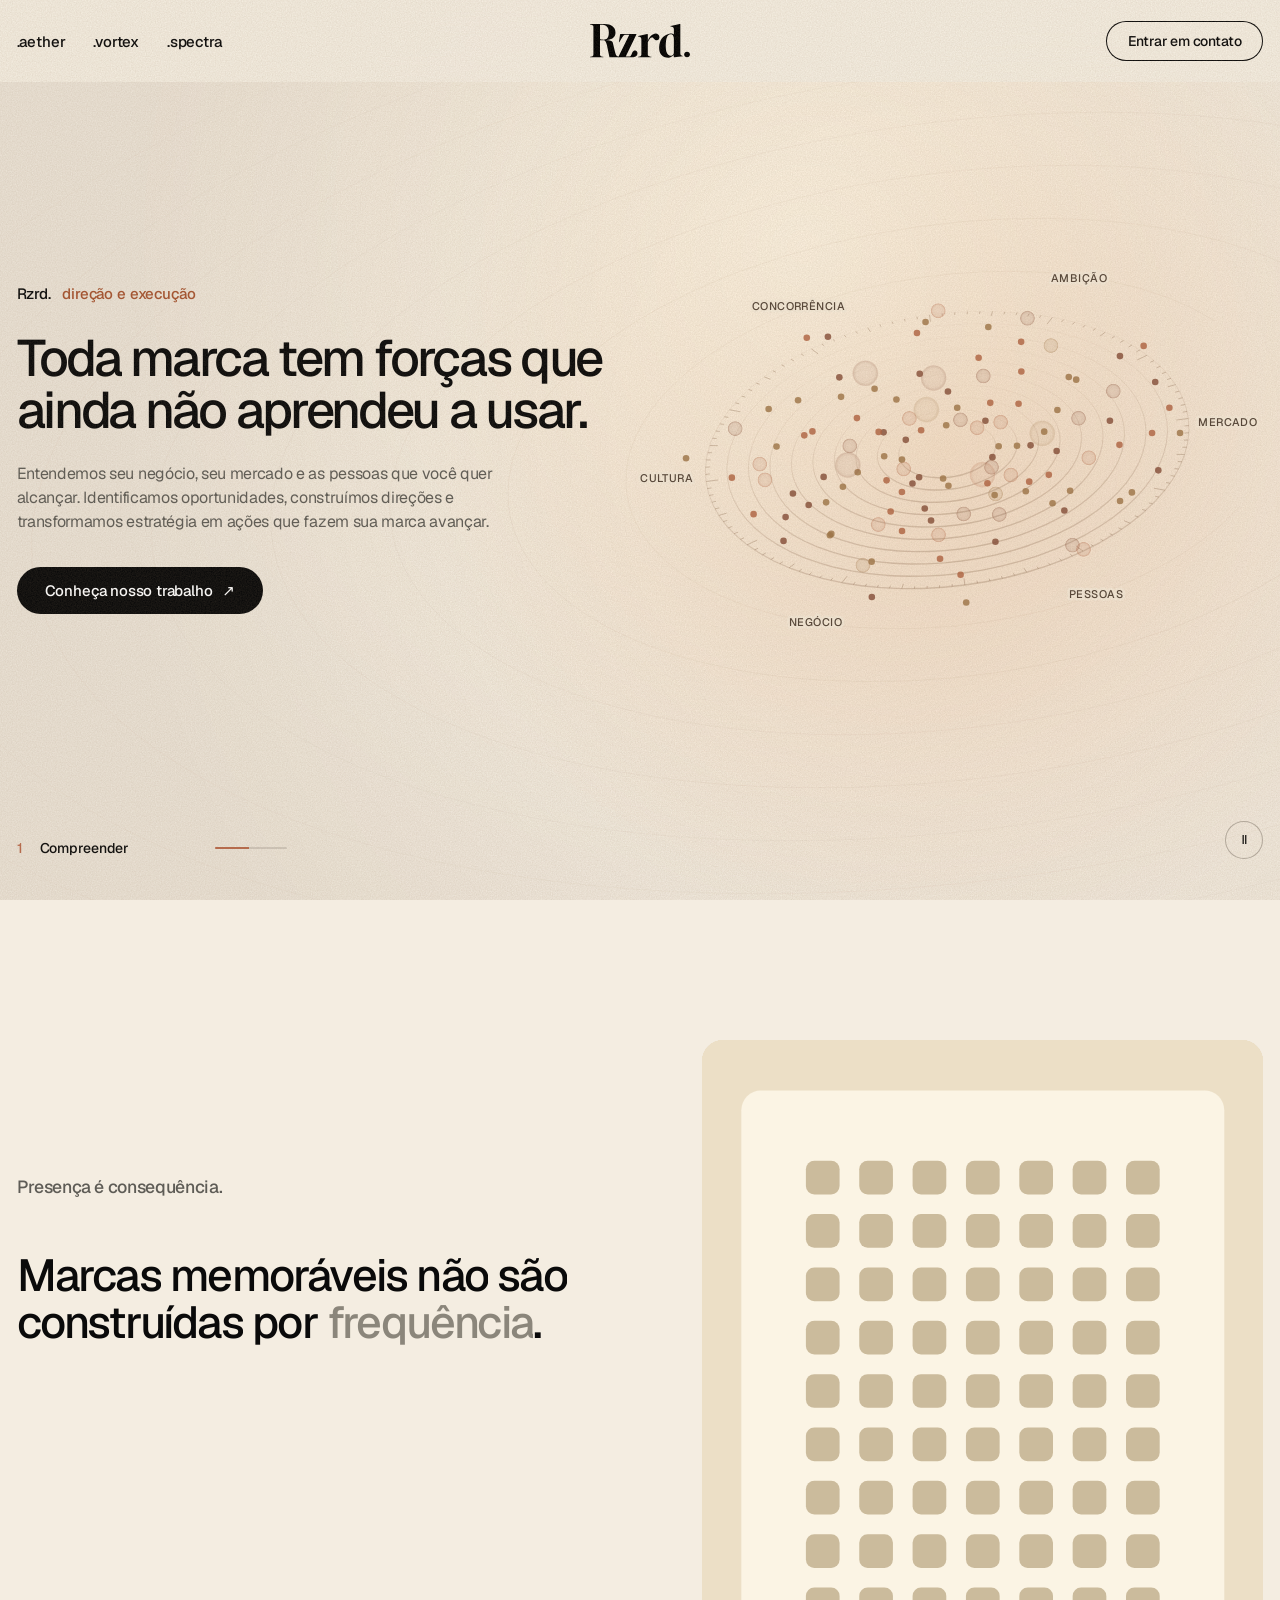
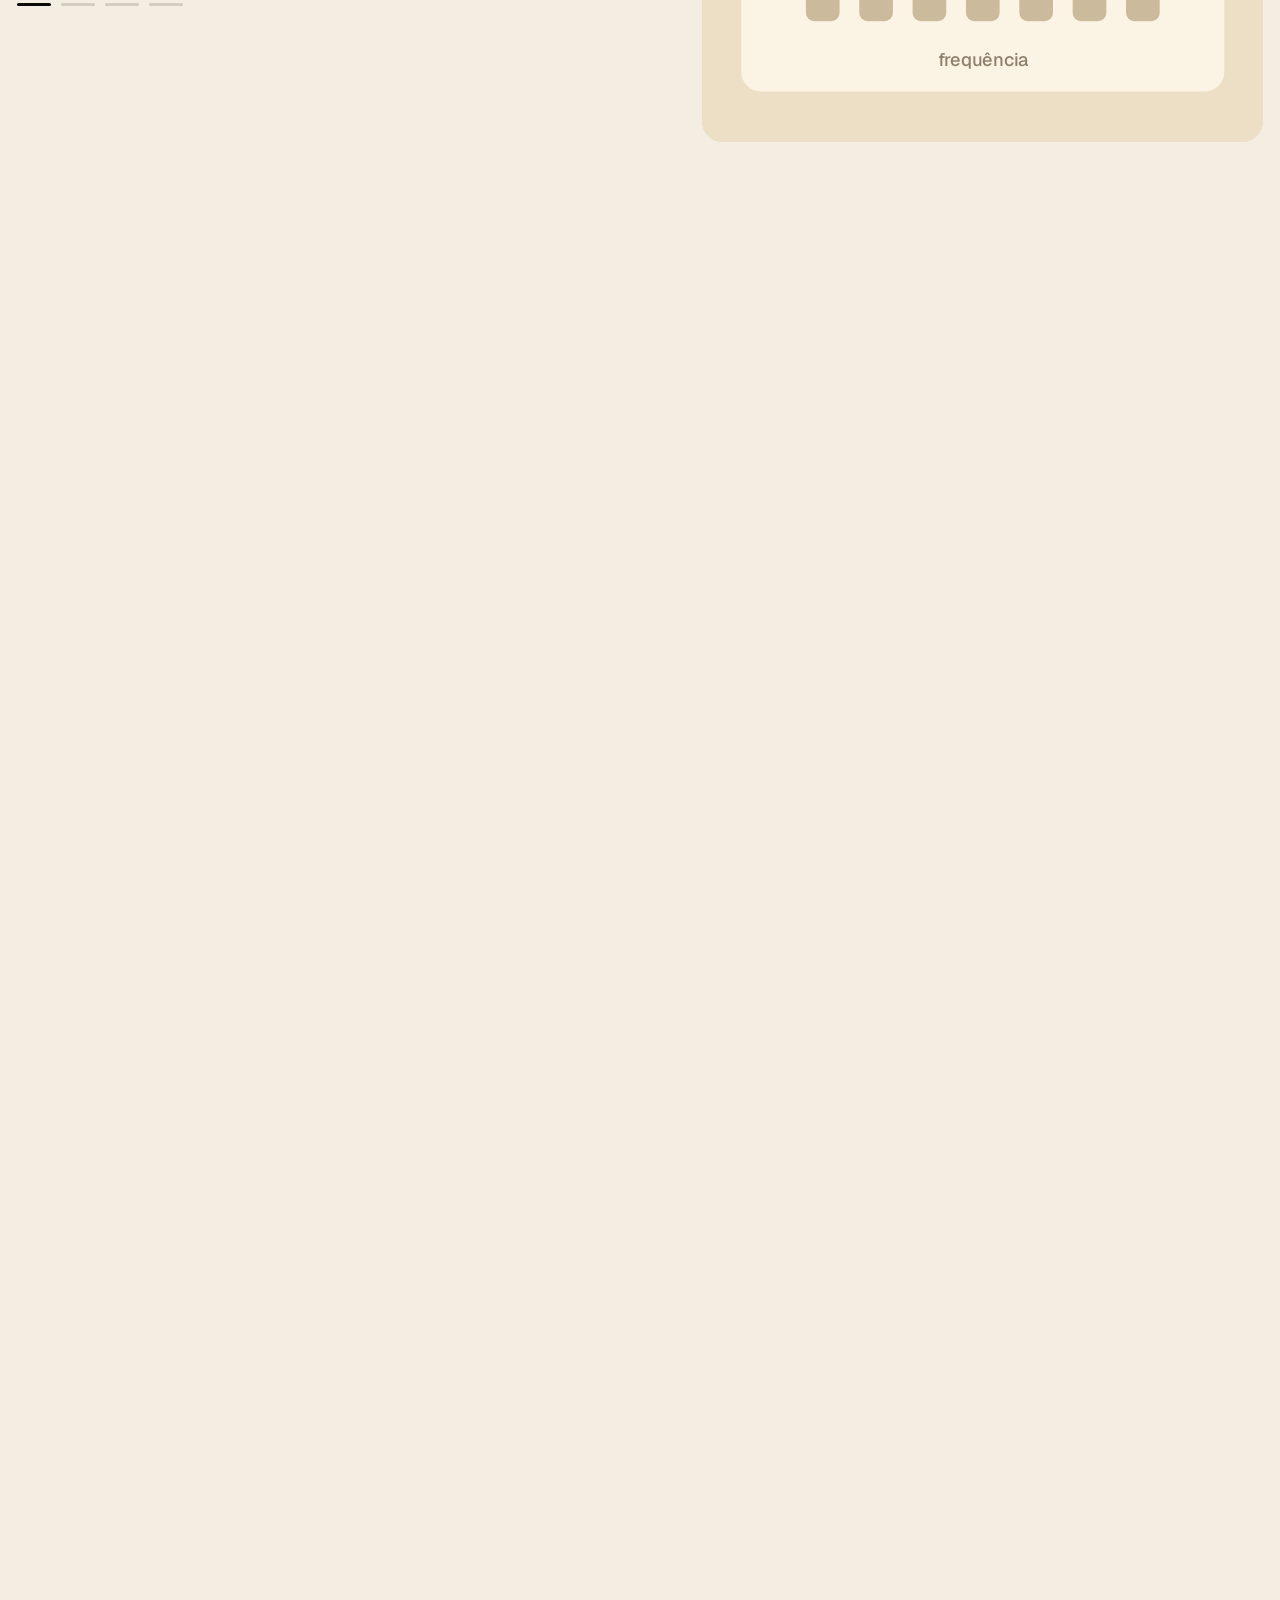
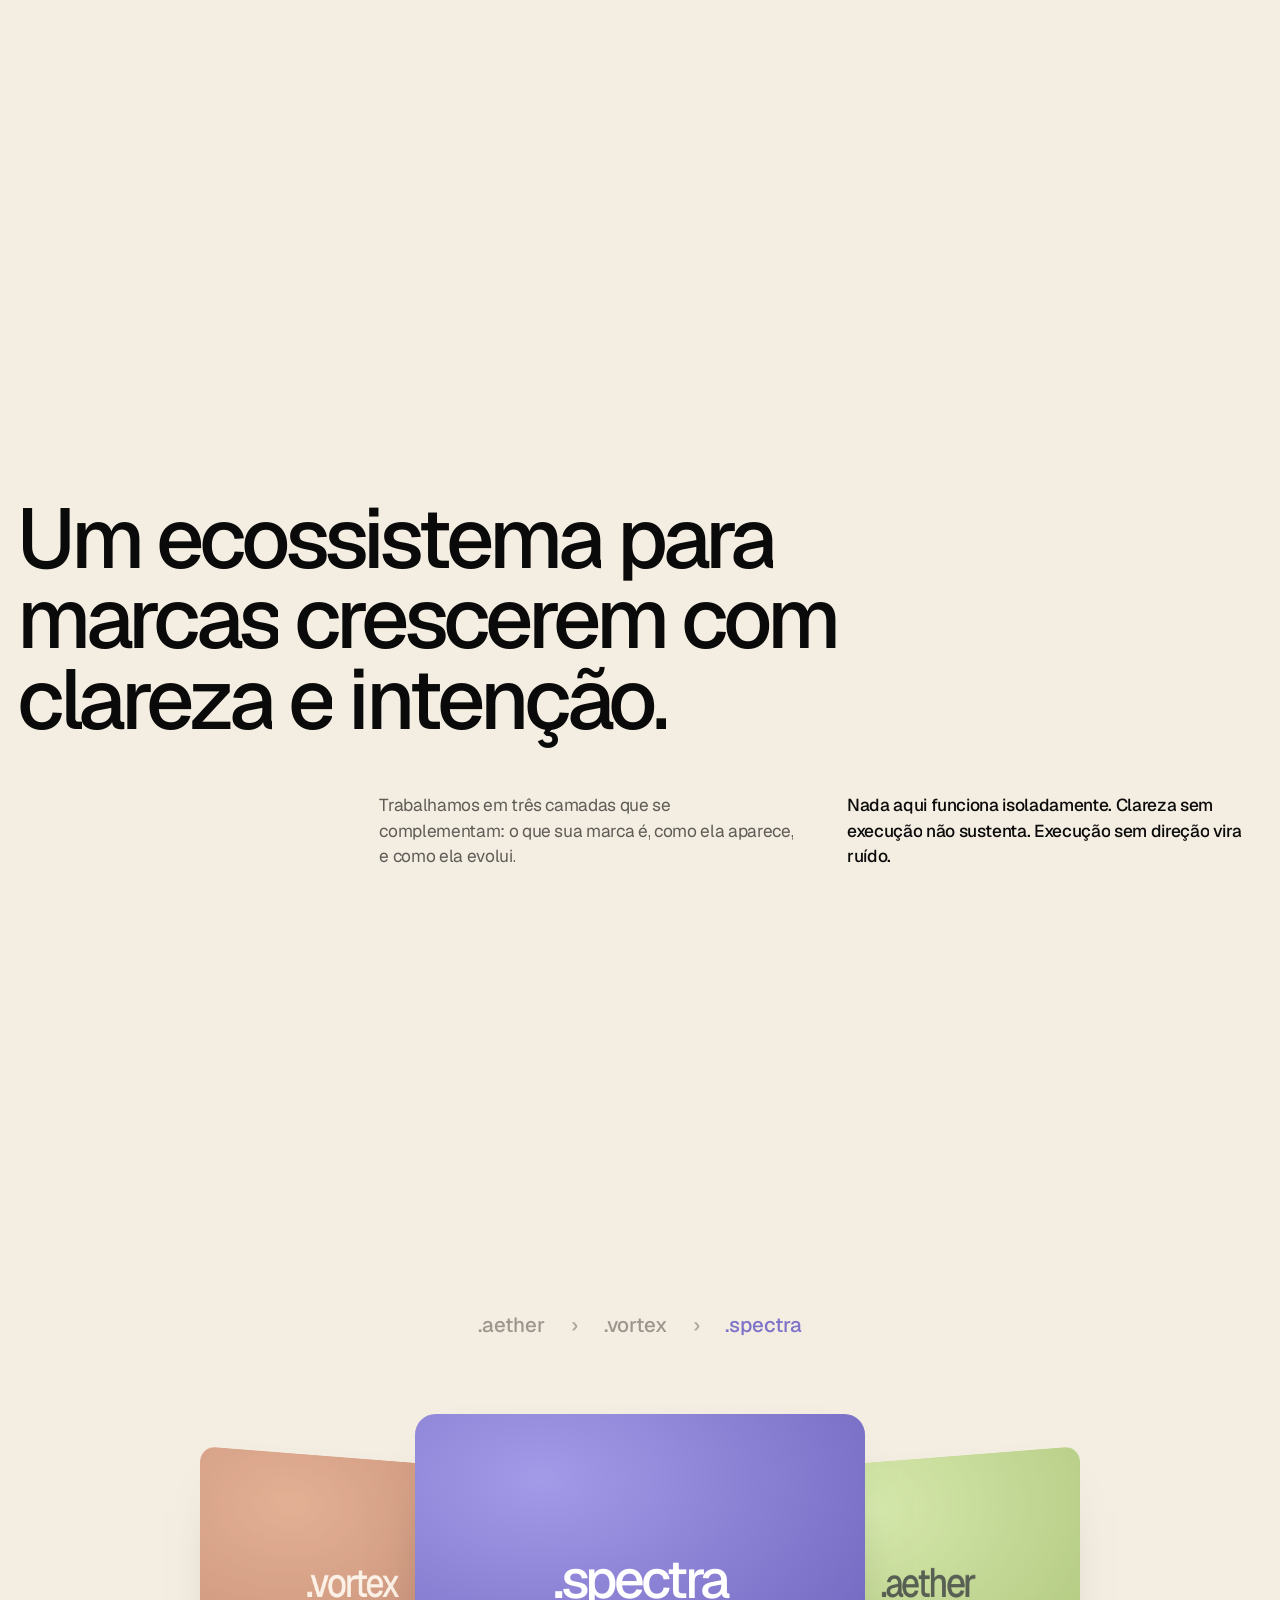
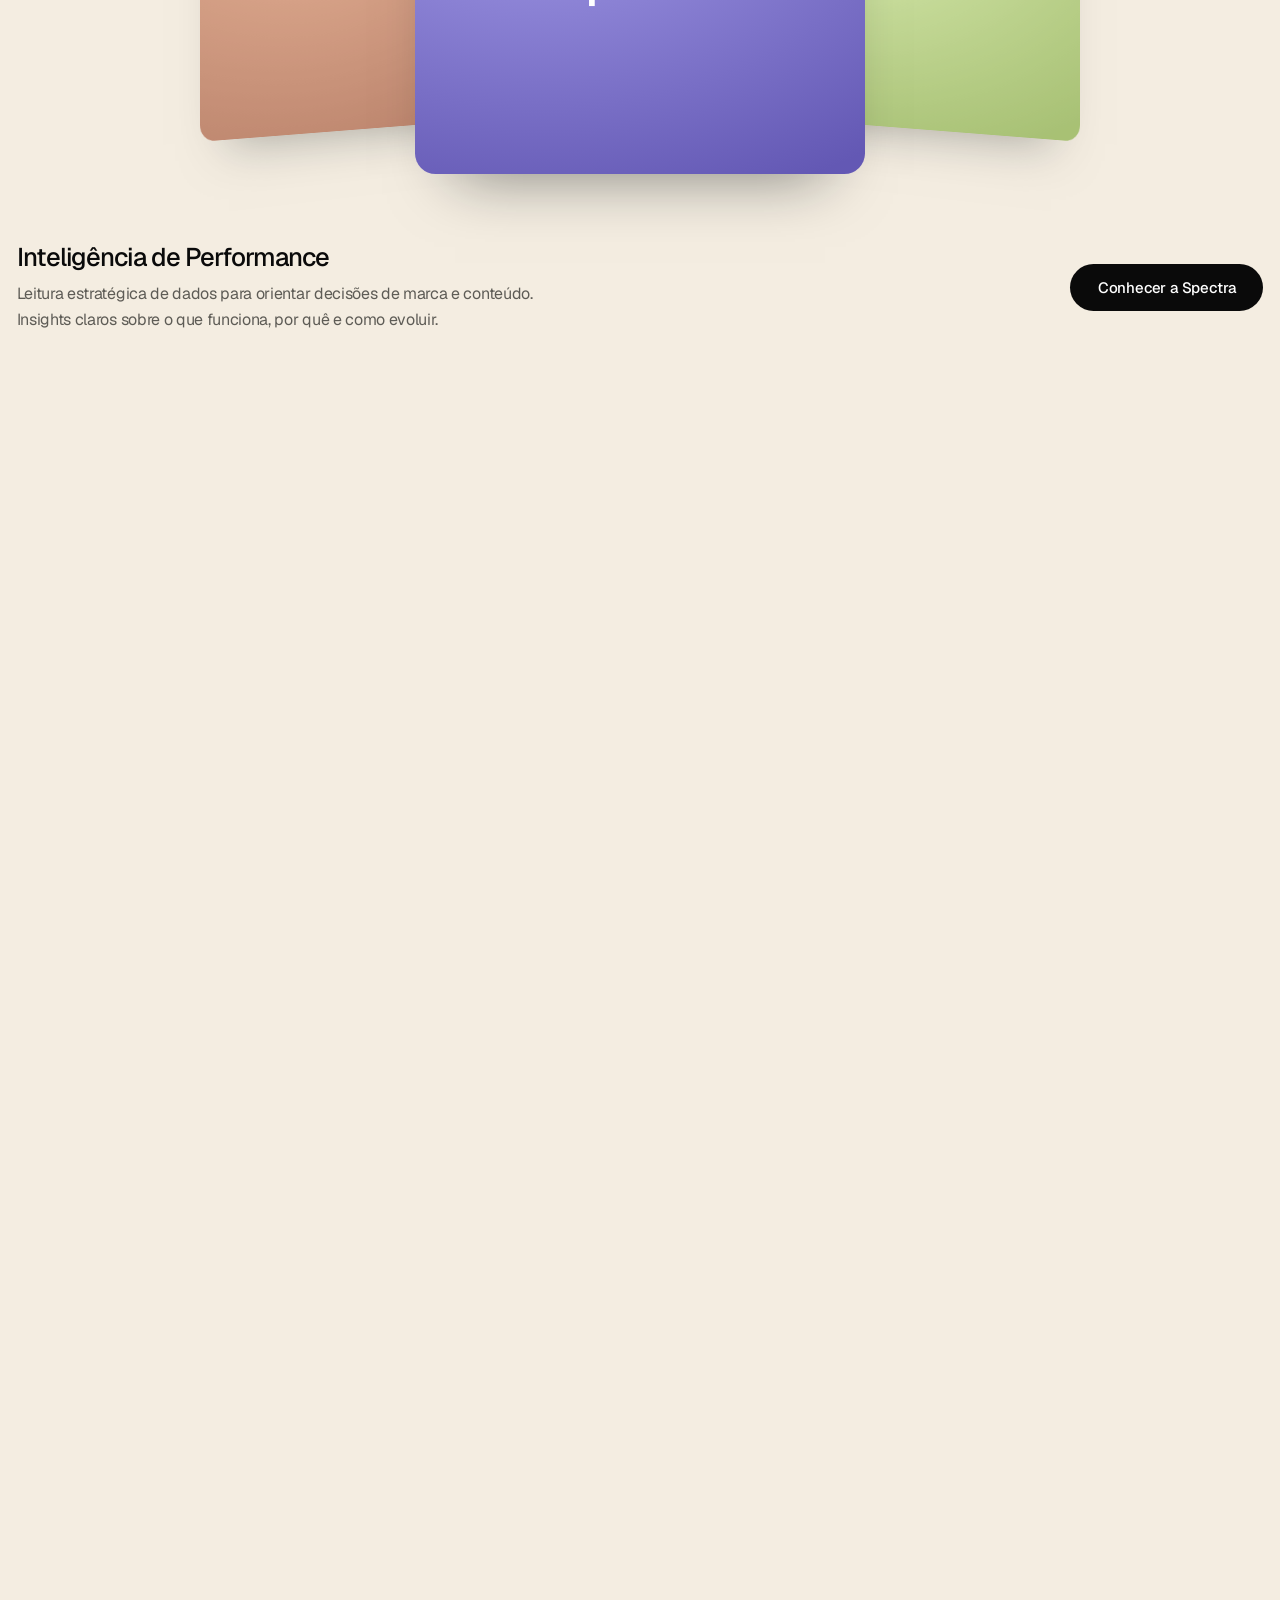
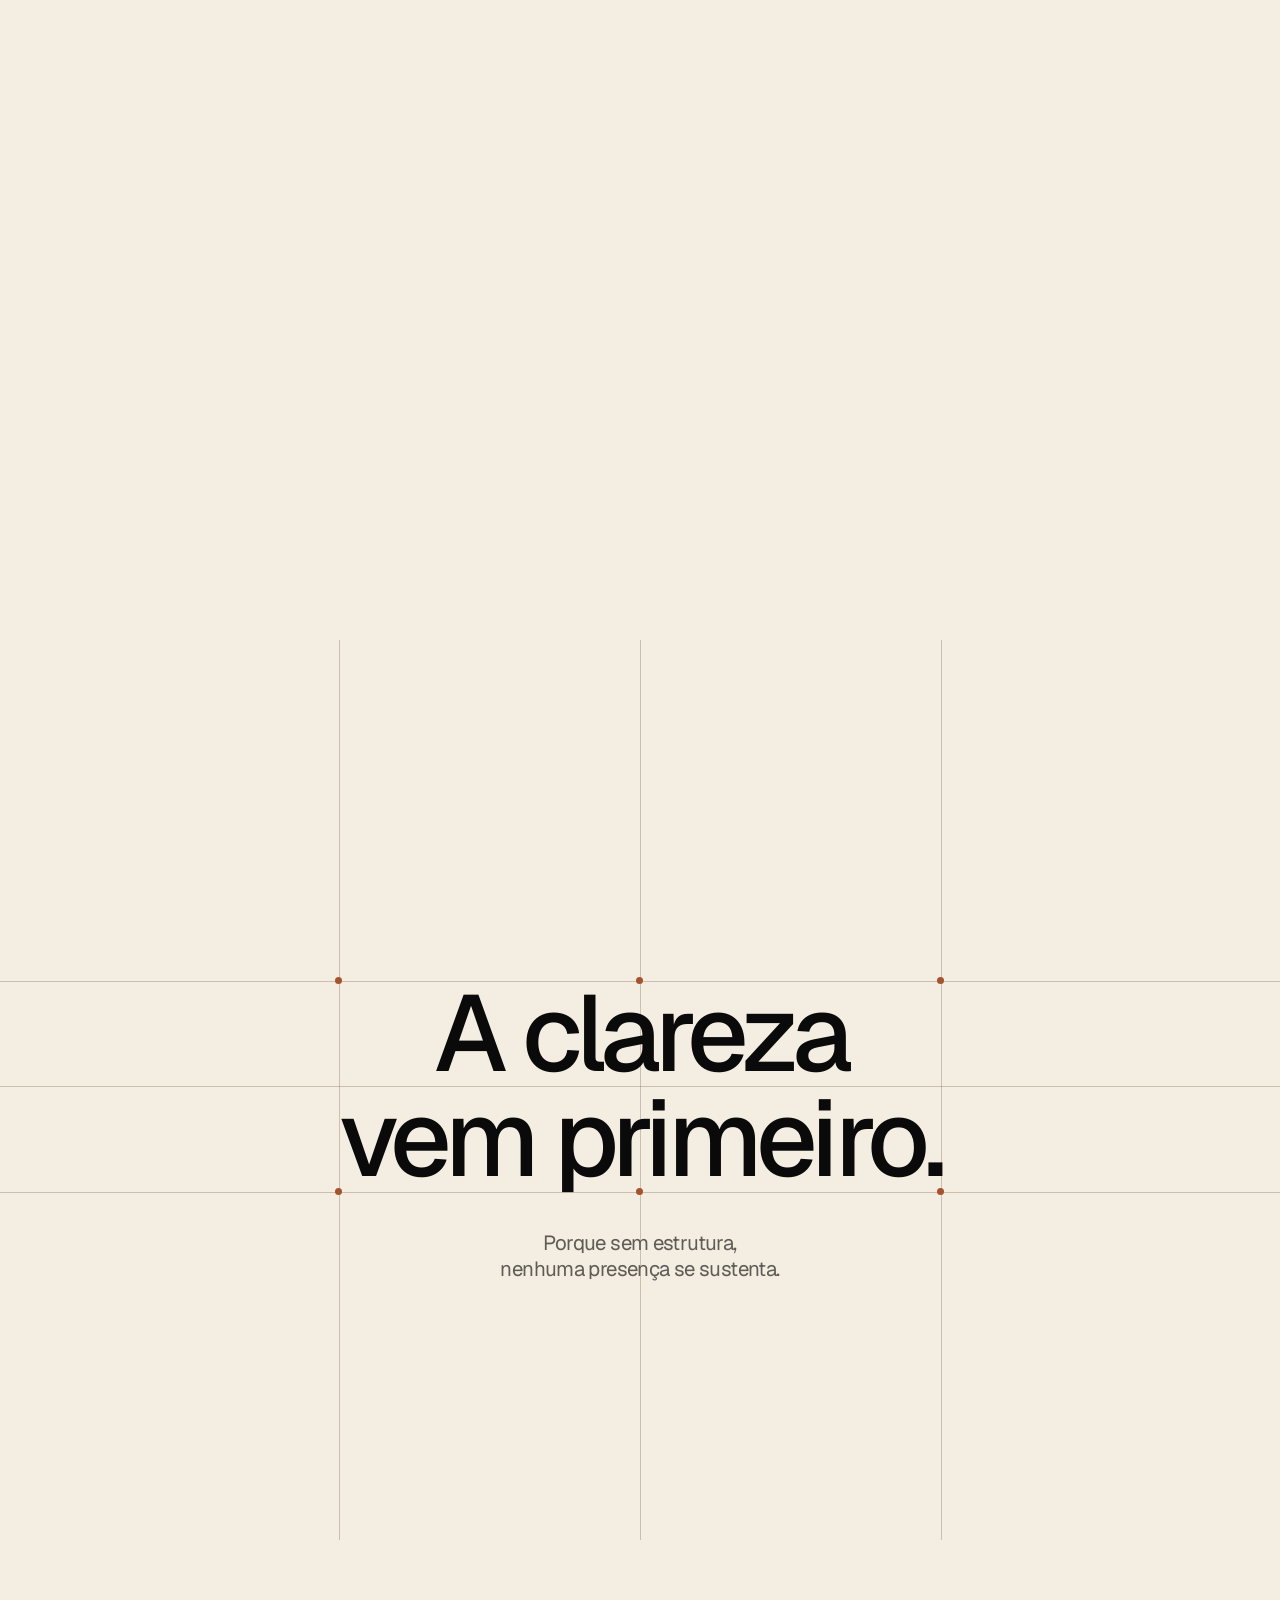
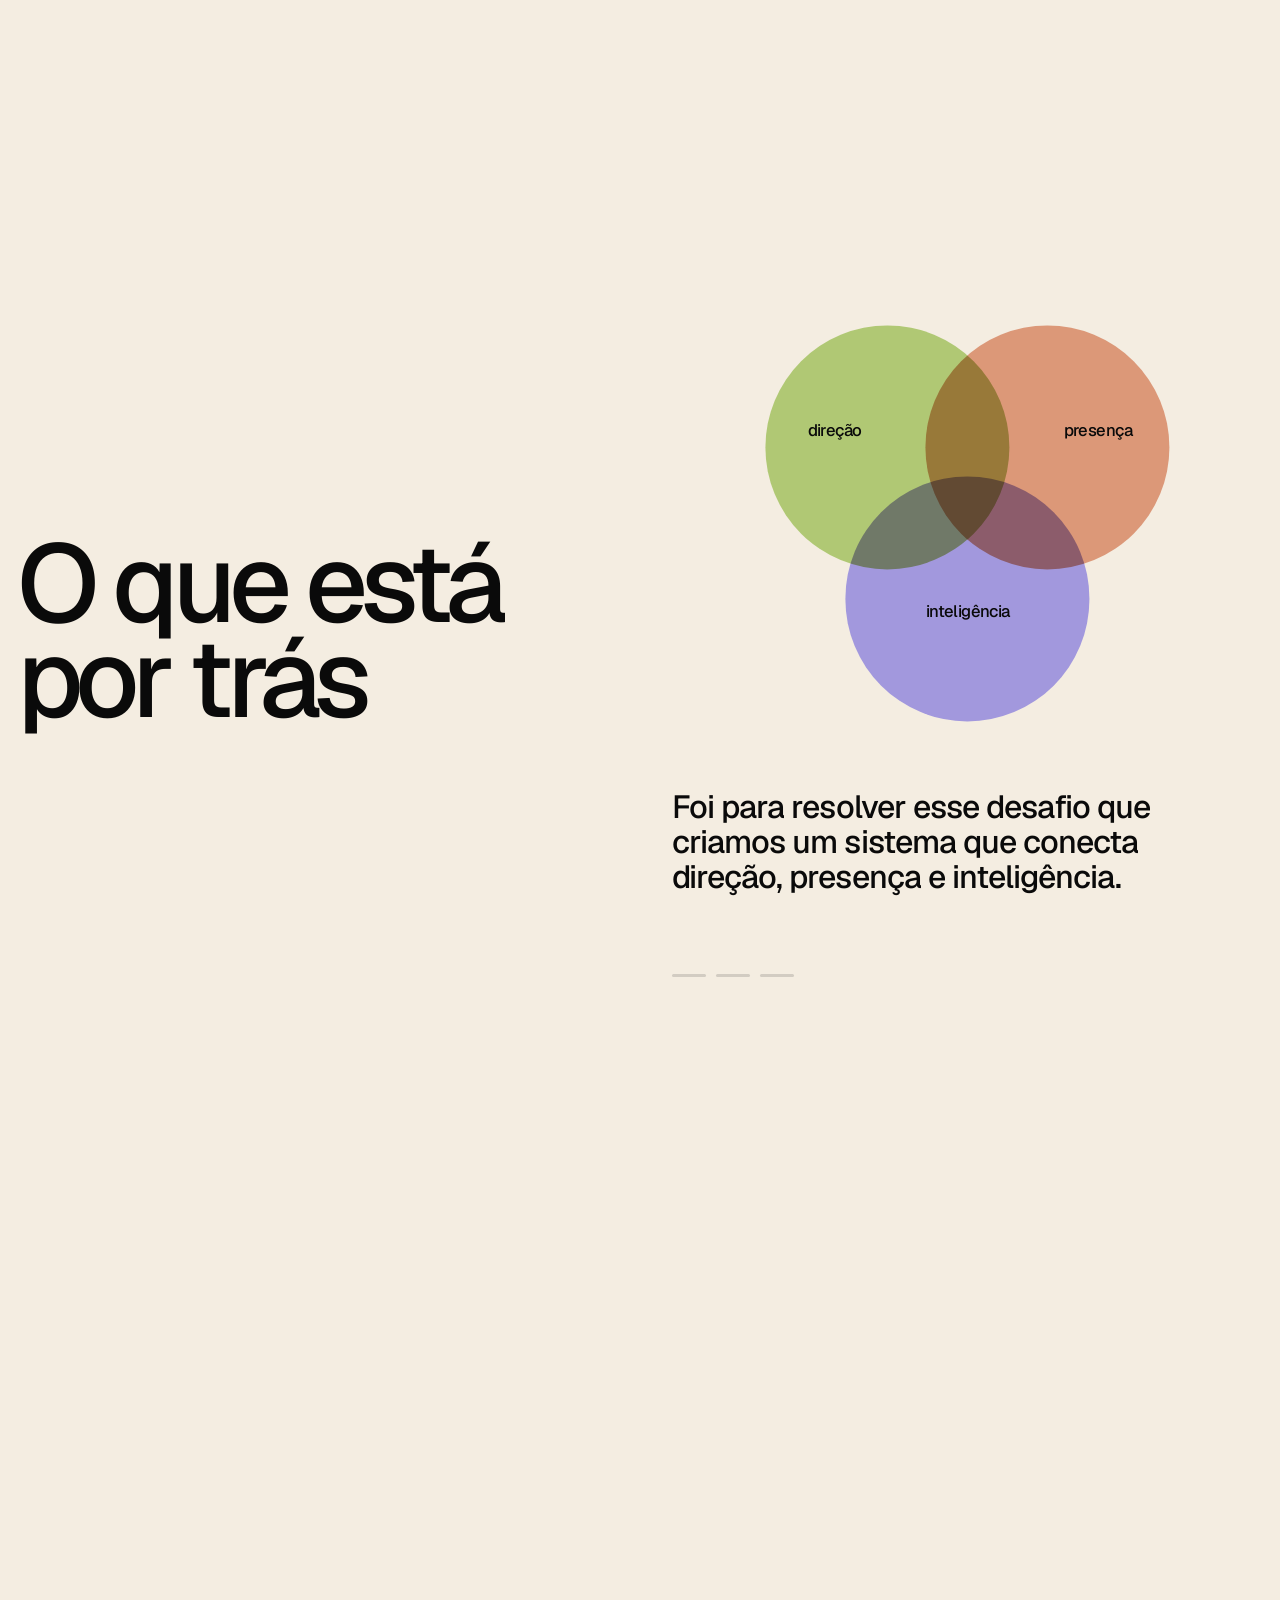
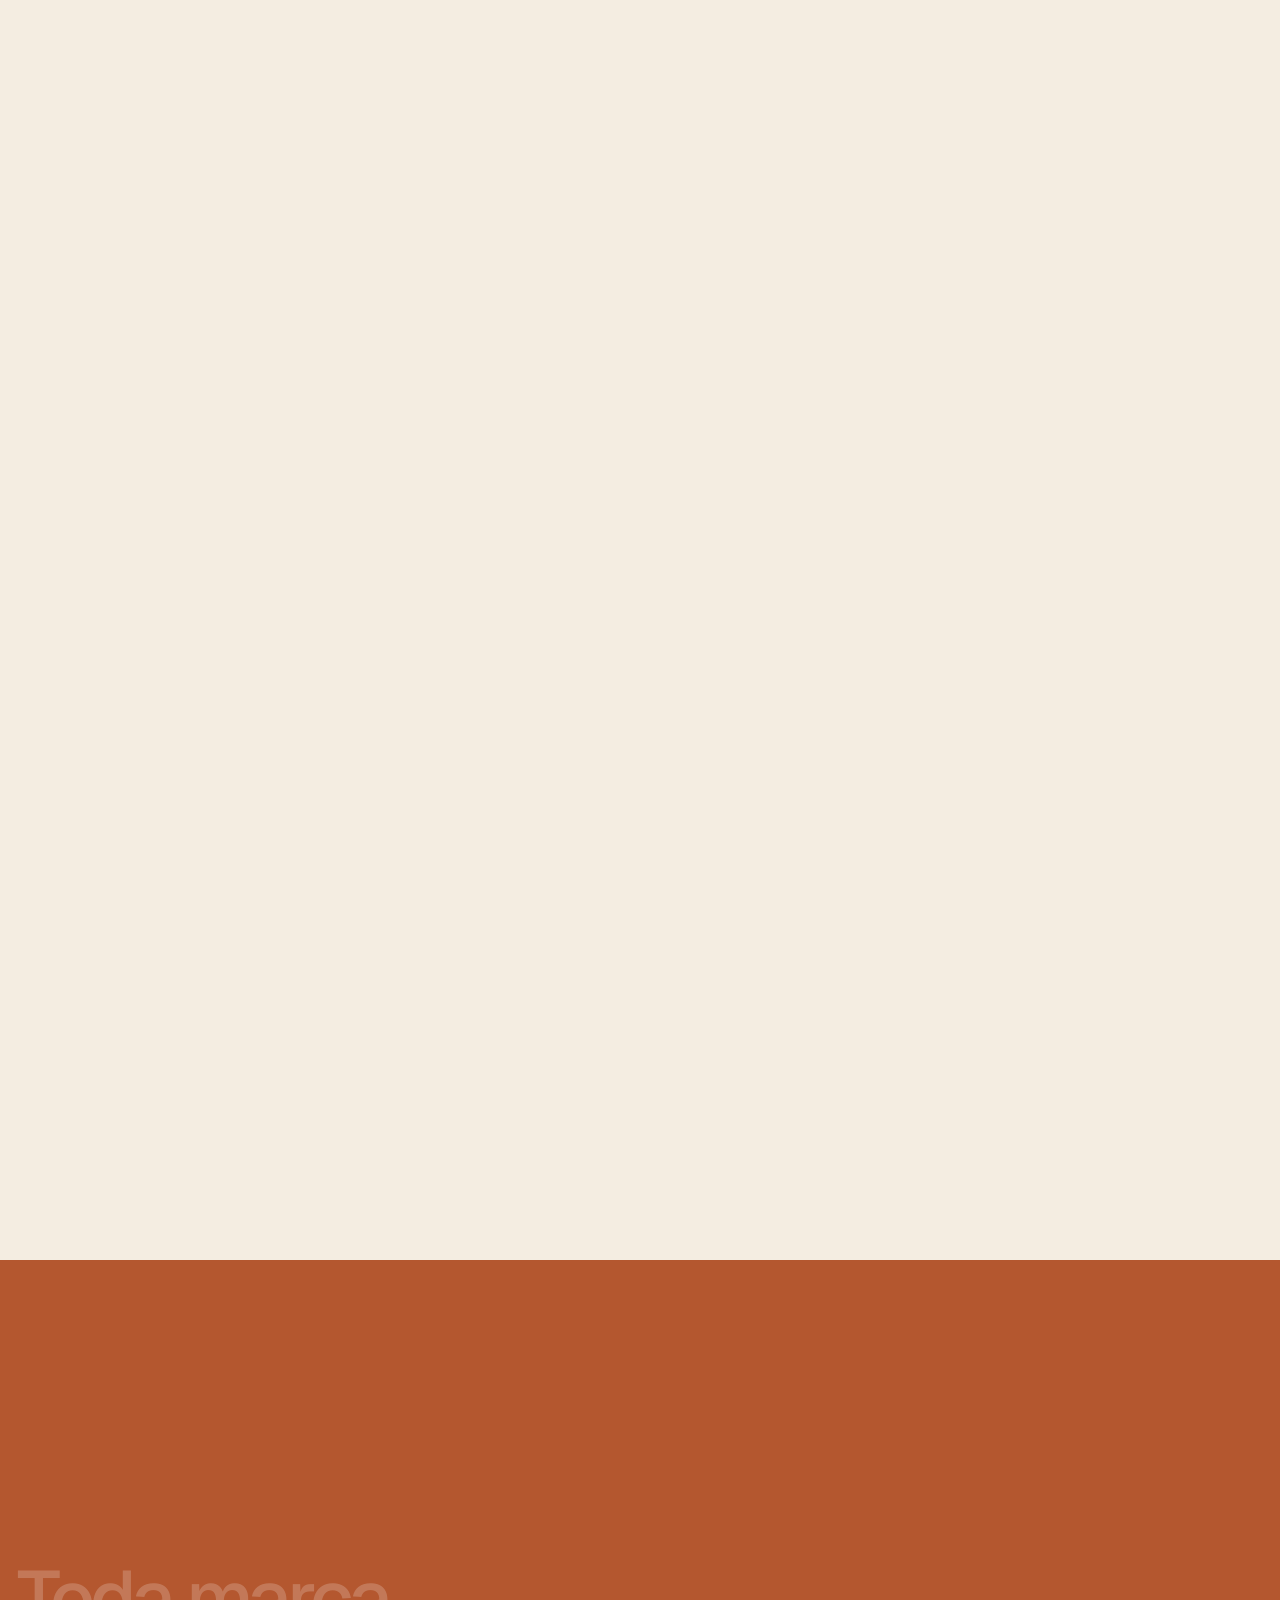
<file: index.html>
<!doctype html>
<html lang="pt-BR">
<head>
<meta name="robots" content="noindex,nofollow">
<meta charset="utf-8">
<meta name="viewport" content="width=device-width, initial-scale=1">
<title>Rzrd. | Sua marca tem propósito. Nós damos presença.</title>
<meta name="description" content="A Rzrd. constrói presença digital a partir de três forças que se conectam: direção de marca, conteúdo em movimento e inteligência de performance.">
<link rel="icon" href="data:image/svg+xml,%3Csvg xmlns='http://www.w3.org/2000/svg' viewBox='0 0 64 64'%3E%3Crect width='64' height='64' rx='14' fill='%232b2118'/%3E%3Ctext x='32' y='45' text-anchor='middle' font-family='Georgia,serif' font-size='38' font-weight='700' fill='%23f4ede1'%3ER%3C/text%3E%3C/svg%3E">
<link rel="preconnect" href="https://fonts.googleapis.com">
<link rel="preconnect" href="https://fonts.gstatic.com" crossorigin>

<script>document.documentElement.classList.add('js')</script>
<style>
@font-face{font-family:"Geist";font-style:normal;font-weight:100 900;font-display:swap;src:url(assets/fonts/geist-latin.woff2) format("woff2");unicode-range:U+0000-00FF,U+0131,U+0152-0153,U+02BB-02BC,U+02C6,U+02DA,U+02DC,U+0304,U+0308,U+0329,U+2000-206F,U+20AC,U+2122,U+2191,U+2193,U+2212,U+2215,U+FEFF,U+FFFD}
@font-face{font-family:"Geist";font-style:normal;font-weight:100 900;font-display:swap;src:url(assets/fonts/geist-latinext.woff2) format("woff2");unicode-range:U+0100-02BA,U+02BD-02C5,U+02C7-02CC,U+02CE-02D7,U+02DD-02FF,U+0304,U+0308,U+0329,U+1D00-1DBF,U+1E00-1E9F,U+1EF2-1EFF,U+2020,U+20A0-20AB,U+20AD-20C0,U+2113,U+2C60-2C7F,U+A720-A7FF}
:root{
  --bg:#F2EFE9; --ink:#0a0a0a; --mute:#707070; --soft:#e8e4dc;
  --accent:#69D1EB;
  --aether:#7ea03f; --vortex:#B86A4B; --spectra:#7D73C8;
  --serif:"Geist",system-ui,sans-serif;
  --prod:"Geist",system-ui,sans-serif;
  --sans:"Geist",system-ui,sans-serif;
  --ease:cubic-bezier(.16,.84,.24,1);
  --pad:clamp(20px,4.4vw,72px);
}
*{box-sizing:border-box;margin:0;padding:0}
html{scroll-behavior:smooth;-webkit-text-size-adjust:100%}
body{background:var(--bg);color:var(--ink);font:400 17px/1.65 var(--sans);-webkit-font-smoothing:antialiased;overflow-x:hidden}
html.lock body{overflow:hidden}
img,video{display:block;max-width:100%}
a{color:inherit;text-decoration:none}
button{font:inherit;color:inherit;background:none;border:0;cursor:pointer}
em{font-style:italic}
h1,h2,h3{font-family:var(--serif);font-weight:500;color:var(--ink);text-wrap:balance}
.wrap{width:100%;max-width:1440px;margin:0 auto;padding:0 var(--pad)}

/* botões: só trocam de cor */
.btn{display:inline-flex;align-items:center;gap:10px;padding:16px 28px;border-radius:999px;font:500 15px/1 var(--sans);background:var(--ink);color:#fff;transition:background .3s,color .3s,box-shadow .3s}
.btn:hover{background:#2b3436}
.btn.line{background:transparent;color:var(--ink);box-shadow:inset 0 0 0 1px var(--ink)}
.btn.line:hover{background:var(--ink);color:#fff}

/* revelação suave */
html.js .rv{opacity:0;transform:translateY(24px);transition:opacity 1s var(--ease),transform 1s var(--ease);transition-delay:var(--d,0s)}
html.js .rv.in{opacity:1;transform:none}

/* ---------- header ---------- */
.hd{position:fixed;inset:0 0 auto 0;z-index:50;height:82px;transition:background .4s}
.hd.scrolled{background:rgba(242,239,233,.88);backdrop-filter:blur(14px);-webkit-backdrop-filter:blur(14px)}
.hd .wrap{height:100%;display:grid;grid-template-columns:1fr auto 1fr;align-items:center}
.hd nav{display:flex;gap:28px}
.hd nav a{font:500 15px/1 var(--prod);transition:color .3s}
.hd nav a[data-p=aether]:hover{color:var(--aether)}
.hd nav a[data-p=vortex]:hover{color:var(--vortex)}
.hd nav a[data-p=spectra]:hover{color:var(--spectra)}
.hd .logo img{width:100px;height:auto;filter:brightness(0)}
.hd .right{justify-self:end;display:flex;align-items:center;gap:14px}
.hd .btn{padding:13px 22px;font-size:14px}
.burger{display:none;width:40px;height:40px;border-radius:50%;box-shadow:inset 0 0 0 1px var(--ink);place-items:center}
.burger span,.burger span:before{display:block;width:14px;height:1.5px;background:var(--ink);position:relative}
.burger span:before{content:"";position:absolute;top:-5px;left:0}
.menu{position:fixed;inset:0;z-index:49;background:#fff;display:flex;flex-direction:column;justify-content:center;gap:10px;padding:0 var(--pad);clip-path:inset(0 0 100% 0);transition:clip-path .7s var(--ease)}
.menu.open{clip-path:inset(0)}
.menu a{font:500 clamp(2.6rem,12vw,5rem)/1.05 var(--prod);letter-spacing:-.02em}

/* ---------- hero V5: mosaico > círculo > arco, preso ao scroll ---------- */
.hd{background:rgba(242,239,233,.86);backdrop-filter:blur(14px);-webkit-backdrop-filter:blur(14px)}
.mos{position:relative;height:680vh}
.mpin{position:sticky;top:0;height:100svh;overflow:hidden;background:var(--bg)}
.mlayer{position:absolute;inset:0}
.mt{position:absolute;left:0;top:0;will-change:transform,opacity;transform-origin:50% 50%}
.mi{transform:scale(.9);filter:blur(12px);position:absolute;inset:0;border-radius:clamp(16px,2.3vw,34px);overflow:hidden;background:var(--soft);opacity:0;transition:opacity 1s var(--ease),transform 1.3s var(--ease),filter 1s var(--ease);box-shadow:0 14px 30px -18px rgba(10,10,10,.35);-webkit-mask-image:-webkit-radial-gradient(white,black)}
.mi.on{opacity:1;transform:none;filter:none}
.mbar{position:absolute;left:0;right:0;bottom:0;height:3px;background:var(--ink);transform-origin:0 50%;transform:scaleX(0);z-index:6;transition:transform .6s var(--ease),opacity .9s}
.mbar.done{opacity:0}
.mi video{width:100%;height:100%;object-fit:cover;display:block}
.mload{position:absolute;left:var(--pad);bottom:clamp(24px,5vh,52px);z-index:6;display:flex;align-items:flex-end;gap:16px;transition:opacity .8s}
.mload b{font:500 clamp(3.4rem,8vw,8rem)/.8 var(--serif);letter-spacing:-.03em;color:var(--ink);font-variant-numeric:tabular-nums;padding:10px 18px 6px;background:rgba(255,255,255,.86);border-radius:18px}
.mload span{font:500 14px/1.2 var(--sans);color:var(--ink);background:rgba(255,255,255,.86);padding:8px 14px;border-radius:12px}
.mload.done{opacity:0;pointer-events:none}
.mcue{position:absolute;left:50%;bottom:clamp(24px,5vh,48px);translate:-50% 0;z-index:6;display:flex;align-items:center;gap:12px;font:500 14px/1 var(--sans);color:var(--ink);opacity:0;transition:opacity .8s;background:rgba(255,255,255,.9);padding:12px 20px;border-radius:999px}
.mcue.on{opacity:1}
.mcue svg{width:14px;height:18px;stroke:currentColor;fill:none;stroke-width:1.4;stroke-linecap:round;stroke-linejoin:round;animation:bob 1.8s ease-in-out infinite}
@keyframes bob{50%{transform:translateY(4px)}}
.cen{position:absolute;left:50%;top:50%;translate:-50% -50%;z-index:5;text-align:center;pointer-events:none;opacity:0;width:min(56vw,440px)}
.cen h1{font-size:clamp(1.7rem,3.3vw,3.5rem);line-height:1;letter-spacing:-.02em}
.cen p{margin-top:18px;font-size:14px;color:var(--mute)}
.top{position:absolute;left:50%;top:calc(82px + 5vh);translate:-50% 0;z-index:5;text-align:center;width:min(92vw,860px);pointer-events:none;will-change:transform}
.top h2{font-size:clamp(2.5rem,5.2vw,5.6rem);line-height:.98;letter-spacing:-.022em;opacity:0}
.top .sub{display:grid;justify-items:center;gap:clamp(20px,3.4vh,32px);margin-top:clamp(18px,3vh,30px);opacity:0}
.top .sub p{font:500 clamp(1.5rem,2.9vw,3rem)/1.14 var(--serif);letter-spacing:-.01em;max-width:21em;text-wrap:balance}
.top .btn{padding:19px 38px}

/* ---------- serviços: carrossel 3D (só fundo e logo) ---------- */
.cf{--w:clamp(230px,min(37vw,50svh),640px);position:relative;height:calc(var(--w)*.95);perspective:1500px;margin-top:clamp(26px,4vw,56px);touch-action:pan-y;cursor:grab;user-select:none;-webkit-user-select:none;outline:none}
.cf.drag{cursor:grabbing}
.cf-s{position:absolute;left:50%;top:50%;width:var(--w);aspect-ratio:5/4;margin:calc(var(--w)*-.4) 0 0 calc(var(--w)*-.5);border-radius:clamp(26px,3vw,46px);display:grid;place-items:center;background:var(--g);color:var(--lc);will-change:transform,opacity;backface-visibility:hidden;box-shadow:0 40px 60px -40px rgba(10,18,20,.5)}
.cf-logo{font:500 clamp(2.6rem,6.2vw,6.6rem)/1 var(--prod);letter-spacing:-.05em}
.cf-nav{display:flex;justify-content:center;align-items:center;gap:clamp(10px,2vw,22px);margin-top:clamp(18px,2.6vw,34px);font:500 clamp(1.05rem,1.6vw,1.45rem)/1 var(--prod)}
.cf-nav button{padding:8px 4px;color:rgba(10,10,10,.38);transition:color .4s}
.cf-nav button.on{color:var(--c)}
.cf-nav i{font-style:normal;opacity:.3}
.cf-info{display:grid;justify-items:center;text-align:center;gap:14px;margin:clamp(22px,3vw,40px) auto 0;max-width:34em;min-height:12em;transition:opacity .35s}
.cf-info.swap{opacity:0}
.cf-info .tg{font:italic 500 clamp(1.5rem,2.3vw,2.2rem)/1.1 var(--serif)}
.cf-info .ds{font-size:16px;line-height:1.6;color:var(--mute)}
.cf-info .lk{font:500 15px/1 var(--sans);padding-bottom:4px;box-shadow:inset 0 -1px 0 var(--ink);transition:color .3s,box-shadow .3s}
.cf-info .lk:hover{color:var(--c);box-shadow:inset 0 -1px 0 var(--c)}

/* ---------- seção 2: tese + sistema ---------- */
.tese{padding:clamp(110px,15vw,230px) 0 clamp(70px,9vw,130px)}
.tese h2{font-size:clamp(3.2rem,8vw,9rem);line-height:.94;letter-spacing:-.022em;max-width:9em}
.tgrid{display:grid;grid-template-columns:1fr 1.25fr;gap:clamp(30px,8vw,140px);margin-top:clamp(50px,7vw,110px);align-items:start}
.tgrid .intro{font:500 clamp(1.05rem,1.3vw,1.2rem)/1.55 var(--sans);color:var(--mute);max-width:21em}
.tgrid .tx{display:grid;gap:clamp(20px,2.4vw,34px)}
.tgrid .l{font:500 clamp(1.7rem,2.9vw,3rem)/1.14 var(--serif);max-width:19em}
.tgrid .l.f{font-style:italic}

.sis{padding:clamp(40px,6vw,90px) 0 clamp(110px,14vw,210px)}
.sis-head{display:grid;grid-template-columns:1.3fr 1fr;gap:clamp(30px,7vw,120px);align-items:end;margin-bottom:clamp(50px,7vw,100px)}
.sis-head h2{font-size:clamp(2.4rem,4.6vw,5rem);line-height:1.04;letter-spacing:-.015em}
.sis-head p{color:var(--mute);max-width:29em}
.sis-head p+p{margin-top:1em;color:var(--ink);font-weight:500}
.flow{display:grid;grid-template-columns:1fr 56px 1fr 56px 1fr;align-items:start}
.prod{display:flex;flex-direction:column;gap:20px}
.prod .im{position:relative;aspect-ratio:4/5;border-radius:22px;overflow:hidden;background:var(--soft)}
.prod .im img{width:100%;height:100%;object-fit:cover;transition:transform 1.4s var(--ease)}
.prod:hover .im img{transform:scale(1.04)}
.prod h3{font:500 clamp(2rem,3vw,2.9rem)/1 var(--prod);letter-spacing:-.03em;margin-top:6px}
.prod h3 b{color:var(--c);font-weight:500}
.prod .tg{font:italic 500 clamp(1.3rem,1.7vw,1.6rem)/1.15 var(--serif);margin-top:-8px}
.prod .ds{font-size:15.5px;line-height:1.6;color:var(--mute);max-width:26em;margin-top:-6px}
.prod .lk{align-self:flex-start;font:500 15px/1 var(--sans);padding-bottom:4px;box-shadow:inset 0 -1px 0 var(--ink);transition:color .3s,box-shadow .3s}
.prod .lk:hover{color:var(--c);box-shadow:inset 0 -1px 0 var(--c)}
.arw{display:flex;align-items:center;justify-content:center;height:calc((100vw - 2*var(--pad) - 112px) / 3 * 1.25 * 1);max-height:620px}
.arw svg{width:34px;height:12px;stroke:#9aa2a4;fill:none;stroke-width:1.2;stroke-linecap:round;stroke-linejoin:round}

/* ---------- modal (visual; o envio real continua no formulário do site) ---------- */
.modal{position:fixed;inset:0;z-index:90;display:grid;place-items:center;padding:20px;background:rgba(10,18,20,.5);backdrop-filter:blur(8px);opacity:0;pointer-events:none;transition:opacity .45s}
.modal.open{opacity:1;pointer-events:auto}
.modal form{position:relative;width:min(460px,100%);background:#fff;color:var(--ink);border-radius:24px;padding:34px;display:grid;gap:14px;transform:translateY(24px) scale(.98);transition:transform .6s var(--ease);box-shadow:0 40px 80px -30px rgba(0,0,0,.4)}
.modal.open form{transform:none}
.modal h3{font:500 2.1rem/1 var(--serif)}
.modal label{display:grid;gap:6px;font:500 13px/1 var(--sans)}
.modal input{font:400 16px var(--sans);padding:14px 16px;border-radius:12px;border:1px solid rgba(10,10,10,.22);background:#fff;color:var(--ink)}
.modal input:focus{outline:2px solid var(--accent);outline-offset:1px}
.modal .x{position:absolute;top:18px;right:20px;font-size:26px;line-height:1}
.modal .ok{font-size:14px;color:var(--mute);min-height:1.2em}
.modal .btn{justify-content:center}

/* ---------- responsivo ---------- */
@media (max-width:980px){
  .hd .wrap{grid-template-columns:auto 1fr auto}
  .hd nav{display:none}
  .hd .right .btn{display:none}
  .burger{display:grid}
  .tgrid,.sis-head{grid-template-columns:1fr}
  .flow{grid-template-columns:1fr;gap:26px}
  .arw{height:36px}
  .arw svg{transform:rotate(90deg)}
}
@media (prefers-reduced-motion:reduce){
  *,*:before,*:after{animation:none!important;transition:none!important}
  html.js .rv{opacity:1;transform:none}.hmain>*{opacity:1;transform:none}
}

/* ---------- Geist (Auria): peso 500, letra bem fechada, sem itálico ---------- */
html{font-synthesis:none}
body{letter-spacing:-.011em}
h1,h2,h3,.tz-s,.tz-h,.cf-info .tg,.top .sub p{font-weight:500;letter-spacing:-.04em;font-style:normal}
.cen h1{font-size:clamp(1.7rem,2.8vw,3.2rem);line-height:1.02}
.top h2{font-size:clamp(2.4rem,4.2vw,5rem);line-height:1}
.top .sub p{font-size:clamp(1.3rem,2.2vw,2.3rem);line-height:1.12;max-width:20em}
.cen p,.sis-head p,.cf-info .ds{color:var(--mute);letter-spacing:-.02em}
.sis-head h2{font-size:clamp(2.2rem,3.75vw,4.5rem);line-height:1.04;letter-spacing:-.045em}
.cf-info .tg{font-size:clamp(1.4rem,2vw,2rem)}
.cf-logo{letter-spacing:-.06em}

/* ---------- segunda seção ---------- */
.tz{position:relative;height:460vh}
.tz-pin{position:sticky;top:0;height:100svh;display:flex;align-items:center;padding-top:82px}
.tz-grid{display:grid;grid-template-columns:1fr minmax(0,.9fr);gap:clamp(40px,8vw,150px);align-items:center}
.tz-h{font-size:clamp(1.1rem,1.3vw,1.4rem);line-height:1.2;letter-spacing:-.02em;color:var(--mute);margin-bottom:clamp(26px,6vh,64px)}
.tz-steps{display:grid;min-height:clamp(200px,34vh,360px);align-content:start}
.tz-s{grid-area:1/1;font-size:clamp(2rem,3.5vw,3.9rem);line-height:1.06;max-width:14em;color:var(--ink);opacity:0;transform:translateY(22px);transition:opacity .28s ease,transform .5s var(--ease);pointer-events:none}
.tz-s.on{opacity:1;transform:none;transition:opacity .8s var(--ease) .28s,transform .9s var(--ease) .28s}
.tz-s em{font-style:normal;color:#a6a299}
.tz-s b{font-weight:500;background:linear-gradient(transparent 66%,rgba(105,209,235,.5) 66%)}
.tz-dots{display:flex;gap:10px;margin-top:clamp(24px,5vh,56px)}
.tz-dots i{width:34px;height:3px;border-radius:3px;background:rgba(10,10,10,.14);transition:background .6s}
.tz-dots i.on{background:var(--ink)}
.tz-vis{position:relative;height:min(78svh,760px);aspect-ratio:4/5;justify-self:end;border-radius:clamp(20px,2.4vw,36px);overflow:hidden;background:var(--soft)}
.tz-vis img{position:absolute;inset:0;width:100%;height:100%;object-fit:cover;opacity:0;transform:scale(1.07);transition:opacity 1.1s var(--ease),transform 1.8s var(--ease)}
.tz-vis img.on{opacity:1;transform:none}

/* ---------- espaçamentos do Auria (96 / 128 / 160 px entre seções) ---------- */
.sis{padding:clamp(96px,8.4vw,160px) 0 0}
.sis-head{margin-bottom:clamp(64px,6.7vw,128px)}
.cfs{min-height:100svh;display:flex;flex-direction:column;justify-content:center;padding:clamp(40px,6vh,80px) 0 clamp(60px,8vh,110px)}
.cf{margin-top:0}
.cf-nav{margin-top:clamp(18px,3.4vh,40px)}
.cf-info{margin-top:clamp(18px,3.6vh,44px);min-height:0}
@media(max-width:980px){
  .tz-grid{grid-template-columns:1fr;gap:26px;align-content:center}
  .tz-vis{order:-1;height:min(36svh,320px);justify-self:center}
  .tz-s{font-size:clamp(1.6rem,6.4vw,2.3rem)}
  .tz-steps{min-height:clamp(160px,26vh,240px)}
}

/* ---------- blocos visuais (vocabulário do Auria) ---------- */
.dr{stroke-dasharray:1;stroke-dashoffset:1;transition:stroke-dashoffset 1.6s var(--ease) .25s}
.in .dr,.in.dr{stroke-dashoffset:0}

/* Respiro com foto */
.rz{position:relative;height:240vh}
.rz-pin{position:sticky;top:0;height:100svh;display:flex;align-items:center;overflow:hidden;color:#fff;background:#1a1612}
.rz-bg{position:absolute;inset:0;width:100%;height:100%;object-fit:cover}
.rz-shade{position:absolute;inset:0;background:linear-gradient(90deg,rgba(12,9,6,.62),rgba(12,9,6,.2) 70%),linear-gradient(0deg,rgba(12,9,6,.35),transparent 40%)}
.rz .wrap{position:relative;display:grid;gap:clamp(24px,4.6vh,56px)}
.rz-a{font-size:clamp(2.6rem,6.2vw,7.4rem);line-height:.98;letter-spacing:-.055em;max-width:10em;font-weight:500}
.rz-b{font-size:clamp(1.4rem,2.6vw,3rem);line-height:1.1;letter-spacing:-.04em;max-width:18em;font-weight:500}
.rz .w{display:inline-block;white-space:pre;opacity:.2;transition:opacity .25s linear}

/* O que acreditamos: cartões com ícone */
.pr{padding:clamp(96px,8.4vw,160px) 0 clamp(120px,10vw,200px)}
.pr-h{font-size:clamp(2.2rem,3.75vw,4.5rem);line-height:1;letter-spacing:-.05em;margin-bottom:clamp(44px,5.4vw,96px)}
.bento{display:grid;grid-template-columns:repeat(6,1fr);gap:14px}
.bc{background:#faf8f3;border-radius:clamp(22px,2.4vw,36px);padding:clamp(22px,2.4vw,38px);min-height:clamp(260px,25vw,430px);display:flex;flex-direction:column;justify-content:space-between;transition:background .5s}
.bc:hover{background:#fff}
.b3{grid-column:span 3}.b2{grid-column:span 2}
.bn{font-size:14px;color:var(--mute);letter-spacing:-.01em}
.bi{width:clamp(52px,5.4vw,84px);height:auto;color:var(--ink);margin:clamp(14px,2vw,30px) 0}
.bc p{font-size:clamp(1.5rem,2.5vw,2.9rem);line-height:1.02;letter-spacing:-.05em;font-weight:500;max-width:11em}

.ft{padding:clamp(60px,6vw,110px) 0 0;overflow:hidden}
.ft-row{display:flex;justify-content:space-between;align-items:flex-end;gap:30px;flex-wrap:wrap}
.ft-logo{width:112px;height:auto;filter:brightness(0)}
.ft-mid{font-size:clamp(1rem,1.3vw,1.25rem);letter-spacing:-.025em;color:var(--mute)}
.ft-lk{display:flex;gap:28px;font-size:15px;letter-spacing:-.01em}
.ft-lk a{transition:color .3s}.ft-lk a:hover{color:#2f8ea5}
.ft-giant{font:500 clamp(9rem,31vw,40rem)/.74 var(--serif);letter-spacing:-.07em;margin:clamp(50px,6vw,100px) 0 0 -.04em;color:rgba(10,10,10,.06);white-space:nowrap;user-select:none;transform:translateY(7%)}

@media(max-width:980px){
  .bento{grid-template-columns:1fr}.b3,.b2{grid-column:span 1}
  .bc{min-height:0}
  .rz{height:220vh}
}

/* ---------- ajustes V10 ---------- */
.top .sub p{font-weight:300;font-size:clamp(1.05rem,1.55vw,1.65rem);line-height:1.2;letter-spacing:-.03em;max-width:24em}

.sis-head{align-items:start}
.sis-head h2{max-width:10.5em}
.sis-head>div{padding-top:clamp(10px,1.4vw,26px)}

.cf-info{grid-template-columns:minmax(0,1fr) minmax(0,1.15fr) auto;justify-items:start;align-items:start;text-align:left;max-width:none;width:100%;gap:clamp(20px,4vw,72px);margin-top:clamp(30px,4.6vh,58px);min-height:clamp(120px,9vw,170px)}
.cf-info .tg{color:var(--c,var(--ink));font-size:clamp(1.8rem,3vw,3.4rem);line-height:1;letter-spacing:-.05em;max-width:7em}
.cf-info .ds{font-size:clamp(1rem,1.2vw,1.2rem);line-height:1.45;max-width:30em;padding-top:.55em}
.cf-info .lk{justify-self:end;margin-top:.7em;white-space:nowrap}
.cf-nav{justify-content:flex-start}

/* A clareza vem primeiro */
.qc{position:relative;height:300vh}
.qc-pin{position:sticky;top:0;height:100svh;display:flex;align-items:center;padding-top:82px}
.qc-grid{display:grid;grid-template-columns:1fr 1fr;gap:clamp(40px,8vw,140px);align-items:center}
.qc h2{font-size:clamp(2.8rem,5.6vw,6.8rem);line-height:.96;letter-spacing:-.055em;max-width:8em}
.qc p{margin-top:clamp(20px,2.6vw,38px);font-size:clamp(1.1rem,1.6vw,1.6rem);line-height:1.25;letter-spacing:-.03em;color:var(--mute);max-width:19em}
.qc-board{--t:0;position:relative;height:min(70svh,740px);aspect-ratio:5/6;justify-self:end}
.qs{position:absolute;width:29%;aspect-ratio:9/16;border-radius:clamp(10px,1.3vw,20px);background:#e2ddd1;opacity:calc(.3 + var(--t)*.7)}
.qk{position:absolute;width:29%;aspect-ratio:9/16;margin:0;border-radius:clamp(10px,1.3vw,20px);overflow:hidden;background:#d8d3c8;box-shadow:0 30px 50px -34px rgba(10,18,20,.55);will-change:transform;
  transform:translate(calc(var(--dx)*(1 - var(--t))*1%),calc(var(--dy)*(1 - var(--t))*1%)) rotate(calc(var(--r)*(1 - var(--t))*1deg))}
.qk img{width:100%;height:100%;object-fit:cover;display:block}

/* O que está por trás */
.px{position:relative;height:340vh}
.px-pin{position:sticky;top:0;height:100svh;display:flex;align-items:center;padding-top:82px}
.px-grid{display:grid;grid-template-columns:1fr 1fr;gap:clamp(30px,6vw,110px);align-items:center}
.px-title{font-size:clamp(3.4rem,8.6vw,10.4rem);line-height:.86;letter-spacing:-.065em}
.px-stage{position:relative;height:min(52svh,520px);border-radius:clamp(20px,2.4vw,36px);background:#e8e4da;overflow:hidden}
.px-v{position:absolute;inset:0;opacity:0;transition:opacity .7s var(--ease);pointer-events:none}
.px-v.on{opacity:1}
.px-steps{display:grid;margin-top:clamp(20px,3.4vh,38px);min-height:clamp(90px,15vh,150px);align-content:start}
.px-s{grid-area:1/1;font-size:clamp(1.3rem,2.1vw,2.2rem);line-height:1.1;letter-spacing:-.04em;font-weight:500;max-width:20em;opacity:0;transform:translateY(18px);transition:opacity .25s ease,transform .45s var(--ease)}
.px-s.on{opacity:1;transform:none;transition:opacity .7s var(--ease) .25s,transform .8s var(--ease) .25s}
.px-dots{margin-top:clamp(14px,2.6vh,28px)}

.tls{position:absolute;inset:8%;display:grid;grid-template-columns:repeat(5,1fr);grid-template-rows:repeat(3,1fr);gap:clamp(8px,1.3vw,18px)}
.tl{display:flex;flex-direction:column;gap:7%;padding:9%;border-radius:clamp(10px,1.2vw,18px);background:#faf8f3;opacity:0;transform:scale(.7);transition:opacity .5s var(--ease),transform .7s var(--ease);transition-delay:calc(var(--k)*45ms)}
.tl u{flex:1;border-radius:clamp(6px,.8vw,12px);background:#B86A4B}
.tl s{height:26%;border-radius:clamp(5px,.7vw,10px);background:#ebe7dd}
.px-v.on .tl{opacity:1;transform:none}

.pile{position:absolute;left:50%;top:50%;width:min(58%,420px);translate:-50% -50%;display:grid;gap:clamp(10px,1.6vw,22px)}
.pile>div{display:flex;align-items:flex-end;padding:clamp(14px,1.8vw,26px);border-radius:clamp(16px,2vw,30px)}
.pile b{font-weight:500;font-size:clamp(1rem,1.5vw,1.6rem);letter-spacing:-.04em}
.pa{height:clamp(130px,16vw,240px);background:#B86A4B;color:#fff;transform:translateY(-34px);opacity:0;transition:transform 1s var(--ease) .15s,opacity .7s var(--ease) .15s}
.pb{height:clamp(70px,8vw,120px);background:#d9d4c8;color:#8d8a84}
.px-v.on .pa{transform:none;opacity:1;animation:wob 4.2s ease-in-out 1.2s infinite}
@keyframes wob{0%,100%{transform:rotate(-1.4deg) translateX(-3px)}50%{transform:rotate(1.4deg) translateX(3px)}}

.venn{position:absolute;left:50%;top:50%;height:90%;aspect-ratio:1;translate:-50% -50%}
.vc{position:absolute;width:58%;aspect-ratio:1;border-radius:50%;mix-blend-mode:multiply;opacity:0;transition:transform 1.2s var(--ease),opacity .8s var(--ease)}
.v1{left:2%;top:4%;background:#a9c56a;transform:translate(22%,22%)}
.v2{right:2%;top:4%;background:#d9906f;transform:translate(-22%,22%)}
.v3{left:21%;bottom:2%;background:#9a90dd;transform:translate(0,-26%)}
.px-v.on .vc{opacity:1;transform:none}
.vl{position:absolute;font-weight:500;font-size:clamp(.85rem,1.3vw,1.4rem);letter-spacing:-.035em;color:var(--ink);opacity:0;transition:opacity .8s var(--ease) .6s}
.px-v.on .vl{opacity:1}
.l1{left:12%;top:26%}.l2{right:11%;top:26%}.l3{left:50%;bottom:11%;translate:-50% 0}

/* CTA sem foto */
.ct{padding:clamp(40px,4vw,70px) 0 clamp(70px,7vw,120px)}
.ct-panel{position:relative;overflow:hidden;isolation:isolate;border-radius:clamp(26px,3.2vw,54px);background:#0b0b0b;color:#f2efe9;padding:clamp(56px,8vw,150px) clamp(26px,6vw,120px) clamp(48px,6vw,110px)}
.ct-bl{position:absolute;z-index:-1;border-radius:50%;opacity:.5;filter:blur(clamp(50px,7vw,110px));will-change:transform}
.b-a{width:46%;aspect-ratio:1;left:-8%;top:-34%;background:#7ea03f;animation:bl1 19s ease-in-out infinite alternate}
.b-b{width:42%;aspect-ratio:1;right:-6%;bottom:-46%;background:#B86A4B;animation:bl2 23s ease-in-out infinite alternate}
.b-c{width:34%;aspect-ratio:1;right:24%;top:-40%;background:#7D73C8;animation:bl3 27s ease-in-out infinite alternate}
@keyframes bl1{to{transform:translate(18%,22%)}}
@keyframes bl2{to{transform:translate(-22%,-16%)}}
@keyframes bl3{to{transform:translate(-30%,26%)}}
.ct h2{font-size:clamp(2.8rem,6.6vw,8.2rem);line-height:.92;letter-spacing:-.06em;max-width:9em}
.ct-row{display:flex;justify-content:space-between;align-items:flex-end;gap:36px;flex-wrap:wrap;margin-top:clamp(40px,5.4vw,96px)}
.ct-txt p{font-size:clamp(1.1rem,1.6vw,1.6rem);line-height:1.25;letter-spacing:-.03em;color:rgba(242,239,233,.62);max-width:20em}
.ct-txt p:first-child{color:#f2efe9}
.ct .btn{padding:22px 44px;font-size:16px;background:#f2efe9;color:#0a0a0a}
.ct .btn:hover{background:#fff;color:#0a0a0a}

/* ---------- unidade: um conjunto só de cantos, superfícies e escala ---------- */
:root{--R:clamp(22px,2.6vw,40px);--r:clamp(10px,1.3vw,20px);--card:#faf8f3;--well:#e8e4da;--ae:#7ea03f;--vx:#B86A4B;--sp:#7D73C8}
.cf-s,.tz-vis,.px-stage,.ct-panel,.bc{border-radius:var(--R)}
.qs,.qk{border-radius:var(--r)}
.px-stage{background:var(--well)}
.qs{background:var(--well)}
.bc{background:var(--card)}
.tl{background:var(--card)}
.tl u{background:var(--vx)}
.pa{background:var(--vx)}
.b-a{background:var(--ae)}.b-b{background:var(--vx)}.b-c{background:var(--sp)}
.qc h2,.rz-a,.ct h2{font-size:clamp(2.8rem,6vw,7.2rem);line-height:.94;letter-spacing:-.055em}
.sis-head h2,.pr-h{font-size:clamp(2.2rem,3.75vw,4.5rem);line-height:1.04;letter-spacing:-.045em}
.qc p,.ct-txt p,.px-s,.rz-b{letter-spacing:-.03em}
.ct .ct-panel h2{color:#f2efe9}

@media(max-width:980px){
  .sis-head h2{max-width:none}
  .cf-info{grid-template-columns:1fr;gap:14px;min-height:0}
  .cf-info .lk{justify-self:start}
  .qc-grid,.px-grid{grid-template-columns:1fr;gap:22px}
  .qc{height:260vh}
  .qc-board{height:min(46svh,420px);justify-self:center}
  .px{height:300vh}
  .px-title{font-size:clamp(2.8rem,13vw,4.6rem)}
  .px-stage{height:min(32svh,300px)}
  .px-s{font-size:clamp(1.15rem,4.8vw,1.5rem)}
  .px-steps{min-height:clamp(110px,16svh,150px)}
  .ct-row{flex-direction:column;align-items:flex-start}
}

/* ---------- tese: cenas no lugar das fotos ---------- */
.tz-vis{background:var(--well)}
.tv{position:absolute;inset:0;opacity:0;transition:opacity .8s var(--ease)}
.tv.on{opacity:1}

.tv-feed{position:absolute;inset:9%;display:grid;grid-template-columns:repeat(4,1fr);grid-template-rows:repeat(6,1fr);gap:3.2%}
.tv-feed .tl{padding:11%;gap:8%;transition-delay:calc(var(--k)*32ms)}
.tv-feed .tl:nth-child(3n+1) u{background:var(--ae)}
.tv-feed .tl:nth-child(3n+2) u{background:var(--vx)}
.tv-feed .tl:nth-child(3n) u{background:var(--sp)}
.tv.on .tl{opacity:1;transform:none}

.cb{position:absolute;left:12%;width:76%;height:16%;border-radius:var(--r);display:flex;align-items:center;padding:0 5%;opacity:0;transition:transform 1s var(--ease),opacity .7s var(--ease)}
.cb u{display:block;width:46%;height:22%;border-radius:99px;background:rgba(255,255,255,.55)}
.cb1{top:12%;background:var(--ae);transform:translateX(-30%) rotate(-5deg)}
.cb2{top:30%;background:var(--vx);transform:translateX(30%) rotate(3deg);transition-delay:.15s}
.cb3{top:48%;background:var(--sp);transform:translateX(-30%) rotate(-3deg);transition-delay:.3s}
.tv.on .cb1{opacity:1;transform:rotate(-3deg)}
.tv.on .cb2{opacity:1;transform:rotate(2deg)}
.tv.on .cb3{opacity:1;transform:rotate(-1.5deg)}
.im{position:absolute;left:50%;top:76%;width:22%;aspect-ratio:1;translate:-50% -50%;border-radius:30%;background:var(--ink);opacity:0;transition:opacity .8s var(--ease) .7s}
.im:after{content:"";position:absolute;inset:27%;border-radius:50%;background:var(--bg)}
.tv.on .im{opacity:1;animation:wob 4.2s ease-in-out 1.6s infinite}

.tm{position:absolute;inset:9%;display:flex;flex-direction:column;justify-content:center;gap:4%}
.tb{height:15%;width:8%;border-radius:var(--r);background:var(--c);color:#fff;display:flex;align-items:center;padding:0 6%;overflow:hidden;white-space:nowrap;transition:width 1.4s var(--ease)}
.tb b{font-weight:500;font-size:clamp(.85rem,1.25vw,1.35rem);letter-spacing:-.035em}
.tb:nth-child(2){transition-delay:.2s}.tb:nth-child(3){transition-delay:.4s}
.tv.on .tb{width:var(--w)}
.ta{width:100%;height:14px;margin-top:3%;color:#8d8a84}

.fs{position:absolute;left:7%;right:7%;bottom:6%;height:14%;border-radius:var(--R);background:var(--ink);z-index:3}
.fc{position:absolute;bottom:14%;margin:0;aspect-ratio:9/16;border-radius:var(--r);overflow:hidden;box-shadow:0 30px 50px -34px rgba(10,18,20,.6);z-index:2;transform:translateY(75%);opacity:0;transition:transform 1.5s var(--ease),opacity .6s var(--ease)}
.tz-vis .fc img{position:static;width:100%;height:100%;object-fit:cover;display:block;opacity:1;transform:none;transition:none}
.tv.on .dr{stroke-dashoffset:0}
.fc1{left:9%;width:25%;transition-delay:.35s}
.fc2{left:35%;width:30%;transition-delay:.15s}
.fc3{left:66%;width:25%;transition-delay:.55s}
.tv.on .fc{transform:translateY(-4%);opacity:1}
.tv.on .fc2{transform:translateY(-10%)}

@media(max-width:980px){
  .tz-vis{order:-1;height:min(36svh,320px);justify-self:center}
}

/* ---------- V12 ---------- */
/* clareza: cantos mais redondos, vídeo cobre o cartão */
.qs,.qk{border-radius:clamp(18px,2.7vw,42px)}
.qk video{width:100%;height:100%;object-fit:cover;display:block;pointer-events:none}

/* padrão recorrente: marcas diferentes, o mesmo desenho em todas */
.tls{grid-template-columns:repeat(5,1fr);grid-template-rows:repeat(3,1fr);gap:clamp(8px,1.2vw,16px)}
.pk{position:relative;overflow:hidden;border-radius:clamp(10px,1.3vw,20px);background:var(--card);opacity:0;transform:scale(.8);transition:opacity .5s var(--ease),transform .7s var(--ease);transition-delay:calc(var(--k)*40ms)}
.pk img{position:absolute;inset:0;width:100%;height:100%;object-fit:cover;display:block}
.px-v.on .pk{opacity:1;transform:none}
.gl{position:absolute;left:9%;bottom:9%;width:40%;display:grid;gap:6%;opacity:0;transform:scale(.6);transform-origin:0 100%;transition:opacity .45s var(--ease),transform .6s var(--ease);transition-delay:calc(.9s + var(--c)*.28s + var(--r)*.05s)}
.gl u{display:block;height:clamp(16px,1.9vw,32px);border-radius:clamp(6px,.8vw,12px);background:var(--vx)}
.gl s{display:block;height:clamp(9px,1.05vw,18px);border-radius:clamp(5px,.6vw,9px);background:rgba(250,248,243,.78)}
.px-v.on .gl{opacity:1;transform:none}
.scan{position:absolute;top:0;bottom:0;left:0;width:16%;background:linear-gradient(90deg,transparent,rgba(255,255,255,.55),transparent);opacity:0;transform:translateX(-100%)}
.px-v.on .scan{animation:scan 1.7s var(--ease) .75s 1 both}
@keyframes scan{0%{opacity:0;transform:translateX(-100%)}15%{opacity:1}85%{opacity:1}100%{opacity:0;transform:translateX(640%)}}

/* respiro: a foto vai para a direita e o texto fica na metade esquerda */
.rz-bg{transform:translateX(7%) scale(1.08);transform-origin:100% 50%}
.rz-a{max-width:7.6em}
.rz-b{max-width:12.5em}

/* venn: inteligência sobe para dentro do círculo */
.l3{top:72%;bottom:auto;translate:-50% -50%}

/* terceira seção: uma tela só, presa; o scroll troca o produto */
.sis{position:relative;height:240vh;padding:0}
.sis>.wrap{position:sticky;top:0;height:100svh;display:flex;flex-direction:column;justify-content:center;padding-top:84px;padding-bottom:18px}
.sis-head{margin-bottom:clamp(14px,2.8vh,40px)}
.sis-head h2{font-size:clamp(1.9rem,3.2vw,3.8rem)}
.sis-head p{font-size:clamp(.9rem,1.05vw,1.1rem);line-height:1.45}
.cfs{min-height:0;padding:0;flex:none;display:block}
.cf{--w:clamp(190px,min(32vw,38svh),520px)}
.cf-nav{margin-top:clamp(8px,1.8vh,22px)}
.cf-info{margin-top:clamp(10px,2vh,26px);min-height:clamp(70px,10svh,110px)}
.cf-info .tg{font-size:clamp(1.5rem,2.4vw,2.8rem)}
.cf-info .ds{font-size:clamp(.9rem,1.05vw,1.1rem)}

/* botão de topo: pílula escura com anel de progresso nas cores do sistema */
.up{position:fixed;right:clamp(14px,2vw,32px);bottom:clamp(14px,2vw,32px);z-index:70;display:flex;align-items:center;gap:12px;padding:6px 22px 6px 6px;border-radius:999px;background:#0b0b0b;color:#f2efe9;font:500 14px/1 var(--sans);letter-spacing:-.02em;box-shadow:0 22px 44px -20px rgba(0,0,0,.6);opacity:0;visibility:hidden;pointer-events:none;transition:opacity .5s var(--ease),visibility .5s,background .3s}
.up.on{opacity:1;visibility:visible;pointer-events:auto}
.up:hover{background:#2b3436}
.up-r{position:relative;width:44px;height:44px;flex:none}
.up-r svg{position:absolute;inset:0;width:100%;height:100%}
.up .t,.up .p{fill:none;stroke-width:2.4}
.up .t{stroke:rgba(242,239,233,.16)}
.up .p{stroke:url(#upg);stroke-linecap:round;stroke-dasharray:1;stroke-dashoffset:1;transform:rotate(-90deg);transform-origin:50% 50%}
.up .ar{inset:14px;width:16px;height:16px;fill:none;stroke:#f2efe9;stroke-width:1.7;stroke-linecap:round;stroke-linejoin:round}
@media(max-width:700px){.up-t{display:none}.up{padding:6px}}

@media(max-width:980px){
  .sis{height:220vh}
  .sis>.wrap{padding-top:76px}
  .cf{--w:clamp(150px,min(52vw,30svh),360px)}
}

/* ---------- V13 ---------- */
/* ecossistema: seção de título e texto, sozinha na tela */
.sis{position:static;height:auto;min-height:100svh;display:flex;align-items:center;padding:clamp(110px,10vw,170px) 0 clamp(80px,8vw,140px)}
.sis>.wrap{position:static;height:auto;display:block;width:100%;padding-top:0;padding-bottom:0}
.sis-head{margin:0;align-items:start}
.sis-head h2{font-size:clamp(2.4rem,4.7vw,5.8rem);line-height:1;max-width:12em}
.sis-head p{font-size:clamp(1.05rem,1.35vw,1.4rem);line-height:1.5}
.sis-head>div{padding-top:clamp(10px,1.6vw,30px)}

/* carrossel: de volta ao jeito da V9 (centralizado, tela inteira) */
.cfsec{padding:0}
.cfs{min-height:100svh;display:flex;flex-direction:column;justify-content:center;padding:clamp(40px,6vh,80px) 0 clamp(60px,8vh,110px)}
.cf{--w:clamp(230px,min(37vw,50svh),640px)}
.cf-nav{justify-content:center;margin-top:clamp(18px,3.4vh,40px)}
.cf-info{grid-template-columns:none;justify-items:center;text-align:center;width:auto;max-width:34em;gap:14px;margin:clamp(18px,3.6vh,44px) auto 0;min-height:0}
.cf-info .tg{color:var(--ink);max-width:none;font-size:clamp(1.4rem,2vw,2rem);line-height:1.1;letter-spacing:-.04em}
.cf-info .ds{font-size:16px;line-height:1.6;padding-top:0;max-width:none}
.cf-info .lk{justify-self:auto;margin-top:0;white-space:normal}

/* por trás: cartão = marca em cima, o mesmo desenho embaixo (nada sobre a imagem) */
.tls{grid-template-columns:repeat(4,1fr);grid-template-rows:repeat(2,1fr);gap:clamp(8px,1.2vw,16px)}
.pk{display:flex;flex-direction:column;gap:6%;padding:6%;background:var(--card)}
.pk img{position:static;width:100%;height:0;flex:1;min-height:0;border-radius:clamp(8px,1vw,14px)}
.gl{position:static;width:auto;display:flex;gap:6%;height:clamp(14px,1.9vw,30px);transform:none;transition-delay:calc(.5s + var(--k)*.09s)}
.gl u,.gl s{flex:1;height:100%;border-radius:clamp(5px,.7vw,10px)}
.gl u{background:var(--vx)}
.gl s{background:var(--well)}
.scan{display:none}

/* respiro claro: texto escuro sobre a foto limpa */
.rz-pin{color:var(--ink);background:#e9e5dc}
.rz-bg{transform:none}
.rz-shade{background:linear-gradient(90deg,rgba(242,239,233,.9),rgba(242,239,233,.55) 42%,rgba(242,239,233,0) 72%)}

/* hover: zoom em toda imagem, cor em todo botão */
.qk video,.pk img,.mi video,.rz-bg{transition:transform 1.4s var(--ease)}
.qk:hover video,.pk:hover img,.mi:hover video{transform:scale(1.07)}
.rz-pin:hover .rz-bg{transform:scale(1.04)}
.tz-vis:hover img.on{transform:scale(1.06)}
.cf-nav button:hover{color:var(--c)}
.burger{transition:background .3s}
.burger:hover{background:rgba(10,10,10,.07)}
.modal .x{transition:color .3s}
.modal .x:hover{color:#2f8ea5}
.menu a{transition:color .3s}
.menu a:hover{color:#2f8ea5}
.hd .logo{transition:opacity .3s}
.hd .logo:hover{opacity:.65}

/* ---------- V14 ---------- */
/* por trás: lista numerada */
.rows{position:absolute;inset:6%;list-style:none;display:grid;grid-template-rows:repeat(5,minmax(0,1fr));gap:clamp(6px,.9vw,12px)}
.rw{min-height:0;overflow:hidden;display:flex;align-items:center;gap:4%;padding:1.6% 4%;background:var(--card);border-radius:var(--r);opacity:0;transform:translateX(-16px);transition:opacity .6s var(--ease),transform .8s var(--ease);transition-delay:calc(var(--k)*120ms)}
.px-v.on .rw{opacity:1;transform:none}
.rw b{font-weight:400;font-size:13px;color:var(--mute);letter-spacing:-.01em;flex:none;width:2.2ch}
.rw img{height:auto;align-self:stretch;min-height:0;aspect-ratio:1;width:auto;flex:none;object-fit:cover;border-radius:calc(var(--r)*.6)}
.nm{flex:1;display:grid;gap:clamp(5px,.7vw,9px);min-width:0}
.nm i{display:block;height:clamp(7px,.8vw,11px);width:78%;border-radius:9px;background:var(--ink)}
.nm i+i{width:48%;background:var(--well)}
.rw .gl{position:static;flex:none;width:26%;height:46%;display:flex;gap:9%;opacity:1;transform:none;transition:none}
.rw .gl u,.rw .gl s{flex:1;height:100%;border-radius:clamp(5px,.7vw,10px)}
.rw .gl u{background:var(--vx)}
.rw .gl s{background:var(--well)}

/* respiro: da névoa ao foco (a imagem fica nítida com a palavra "intencional") */
.rz{--f:0}
.rz-bg{filter:blur(calc((1 - var(--f))*16px));transform:scale(calc(1.14 - var(--f)*.1));transition:transform 1s var(--ease);will-change:filter,transform}
.rz-pin:hover .rz-bg{transform:scale(calc(1.18 - var(--f)*.1))}

/* carrossel: seção presa, o scroll rola de lado */
.cfsec{position:relative;height:300vh;padding:0}
.cfsec>.wrap{height:100%}
.cfs{position:sticky;top:0;height:100svh;min-height:0;padding:84px 0 24px}
@media(max-width:980px){.cfsec{height:260vh}}

/* ---------- V15 ---------- */
/* respiro: foto nítida, sem véu e sem desfoque; texto branco sobre a parte escura da foto */
.rz-pin{color:#fff;background:#0b0b0b}
.rz-shade{display:none}
.rz-bg{filter:none;object-position:60% 50%;transform:scale(calc(1.1 - var(--f)*.1));will-change:transform}
.rz-pin:hover .rz-bg{transform:scale(calc(1.14 - var(--f)*.1))}
.rz-a,.rz-b{text-shadow:0 2px 28px rgba(0,0,0,.35)}
.rz .w{opacity:.28}

/* animação de leitura: uma palavra depois da outra */
.wd{display:inline-block;overflow:hidden;vertical-align:top;padding-bottom:.12em;margin-bottom:-.12em}
.wd>span{display:inline-block;transform:translateY(110%);opacity:0;transition:transform .9s var(--ease),opacity .7s var(--ease)}
.tz-s.on .wd>span,.px-s.on .wd>span{transform:none;opacity:1;transition-delay:calc(.3s + var(--i)*55ms)}
.sis.rd-on .wd>span{transform:none;opacity:1;transition-delay:calc(.15s + var(--i)*40ms)}

/* por trás: sem caixa, os elementos ficam soltos no fundo da página */
.px-stage{background:transparent;overflow:visible;border-radius:0;height:min(52svh,520px)}
.px-s{font-size:clamp(1.5rem,2.5vw,2.7rem);line-height:1.1;max-width:18em}
.px-steps{margin-top:clamp(24px,4vh,48px);min-height:clamp(110px,18vh,190px)}
.rows{inset:0}
.rw{box-shadow:0 22px 40px -30px rgba(10,18,20,.45)}
.pa{box-shadow:0 36px 60px -34px rgba(120,60,30,.55)}
.pb{background:#e2ddd1}
.v1,.v2,.v3{opacity:0}
.px-v.on .v1,.px-v.on .v2,.px-v.on .v3{opacity:.92}
@media(max-width:980px){.px-s{font-size:clamp(1.2rem,5vw,1.6rem)}}

/* ---------- V16 ---------- */
/* ecossistema: título que ocupa a tela */
.sis{position:relative;overflow:hidden}
.sis>.wrap{position:relative;z-index:1}
.sis-head{display:block}
.sis-head h2{font-size:clamp(2.8rem,6.6vw,8.4rem);line-height:.95;letter-spacing:-.06em;max-width:13em}
.gt{font-style:normal}
.gt .wd:nth-of-type(1)>span{color:var(--ae)}
.gt .wd:nth-of-type(2)>span{color:var(--vx)}
.gt .wd:nth-of-type(3)>span{color:var(--sp)}
.sis-head>div{display:grid;grid-template-columns:1fr 1fr;gap:clamp(24px,4vw,72px);max-width:52em;margin:clamp(36px,5vw,84px) 0 0 auto;padding-top:0}
.sis-head p+p{margin-top:0}
.orb{position:absolute;border-radius:50%;filter:blur(clamp(60px,8vw,120px));opacity:.42;pointer-events:none;z-index:0;will-change:transform}
.o1{width:38vw;aspect-ratio:1;left:-10%;top:4%;background:var(--ae);animation:bl1 21s ease-in-out infinite alternate}
.o2{width:34vw;aspect-ratio:1;right:-8%;top:34%;background:var(--vx);animation:bl2 25s ease-in-out infinite alternate}
.o3{width:34vw;aspect-ratio:1;left:30%;bottom:-24%;background:var(--sp);animation:bl3 29s ease-in-out infinite alternate}
@media(max-width:980px){.sis-head>div{grid-template-columns:1fr;max-width:none}}

/* respiro: cena da marca (tijolos que se alinham numa planta) */
.rz-pin{color:#fff;background:#0b0b0b}
.rz-sc{--o:0;position:absolute;right:clamp(20px,7vw,140px);top:50%;translate:0 -50%;height:min(72svh,760px);aspect-ratio:1/1.15;color:rgba(255,255,255,.5)}
.rz-grid{position:absolute;inset:0;background-image:linear-gradient(rgba(255,255,255,.06) 1px,transparent 1px),linear-gradient(90deg,rgba(255,255,255,.06) 1px,transparent 1px);background-size:calc(100%/6) calc(100%/8);opacity:calc(.25 + var(--o)*.75)}
.rz-mz{position:absolute;left:0;top:-5%;width:100%;height:4%;opacity:var(--o)}
.rz-base{position:absolute;left:0;right:0;top:97.8%;height:1px;background:rgba(255,255,255,.35)}
.bk{--a:0;position:absolute;width:28%;height:13.4%;border-radius:clamp(8px,1.1vw,16px);background:var(--c);opacity:var(--a);will-change:transform;
  transform:translate(calc(var(--dx)*(1 - var(--o))*1%),calc((var(--dy)*(1 - var(--o)) - (1 - var(--a))*160)*1%)) rotate(calc(var(--r)*(1 - var(--o))*1deg))}
.rz .w{opacity:.28}
@media(max-width:980px){
  .rz-pin{align-items:flex-start;padding-top:90px}
  .rz-sc{right:50%;translate:50% 0;top:auto;bottom:3svh;height:36svh}
}

/* ---------- V17: medidas do Auria ---------- */
:root{--pad:clamp(16px,1.3vw,24px);--R:clamp(14px,1.6vw,24px);--r:clamp(8px,.8vw,12px)}
.wrap{max-width:1728px}

/* cartões: 32 px por dentro, 8-16 px entre eles */
.bento{gap:clamp(8px,.85vw,16px)}
.bc{padding:clamp(20px,1.7vw,32px);min-height:clamp(240px,17vw,330px)}
.rows{gap:clamp(6px,.7vw,12px)}
.px-grid{gap:clamp(30px,5vw,96px)}

/* 80 px entre título e conteúdo; seções com 128 / 160 px */
.pr-h{margin-bottom:clamp(40px,4.2vw,80px)}
.sis-head>div{margin-top:clamp(40px,4.2vw,80px)}
.pr{padding:clamp(96px,6.7vw,128px) 0 clamp(96px,8.4vw,160px)}
.sis{padding:clamp(96px,6.7vw,128px) 0 clamp(96px,8.4vw,160px)}
.ct{padding:clamp(40px,3.4vw,64px) 0 clamp(96px,8.4vw,160px)}
.ct-panel{padding:clamp(48px,5vw,96px) clamp(24px,3.4vw,64px)}
.ct-row{margin-top:clamp(40px,4.2vw,80px)}
.ft{padding:clamp(64px,5vw,96px) 0 0}
/* celular: o carrossel 3D não pode alargar a página */
.cfsec{overflow-x:clip}
@media(max-width:980px){.venn{height:auto;width:min(84%,300px)}.vl{font-size:.8rem}}

/* ---------- V18 ---------- */
/* fundo vivo: bolas de cor passeando atrás da página inteira */
.bgfx{position:fixed;inset:0;z-index:-1;overflow:hidden;pointer-events:none}
.gb{position:absolute;border-radius:50%;filter:blur(clamp(60px,7vw,110px));opacity:.4;will-change:transform}
.g1{width:46vw;aspect-ratio:1;left:-8vw;top:-6vh;background:var(--ae);animation:gbA 38s ease-in-out infinite}
.g2{width:40vw;aspect-ratio:1;right:-8vw;top:18vh;background:var(--vx);animation:gbB 44s ease-in-out infinite}
.g3{width:44vw;aspect-ratio:1;left:22vw;bottom:-16vh;background:var(--sp);animation:gbC 50s ease-in-out infinite}
@keyframes gbA{0%,100%{transform:translate(0,0)}35%{transform:translate(46vw,10vh)}70%{transform:translate(20vw,58vh)}}
@keyframes gbB{0%,100%{transform:translate(0,0)}40%{transform:translate(-50vw,22vh)}75%{transform:translate(-18vw,-14vh)}}
@keyframes gbC{0%,100%{transform:translate(0,0)}30%{transform:translate(-34vw,-26vh)}65%{transform:translate(30vw,-40vh)}}
.mpin{background:transparent}
.orb{display:none}
@media(max-width:980px){.gb{width:90vw;opacity:.34}}

/* título do ecossistema: sem cores nas palavras */
.sis-head h2 .gt .wd>span{color:var(--ink)!important}

/* cartões em vidro sobre as bolas */
.bc,.rw,.pb{background:rgba(255,255,255,.5);-webkit-backdrop-filter:blur(22px) saturate(1.3);backdrop-filter:blur(22px) saturate(1.3)}
.bc:hover{background:rgba(255,255,255,.76)}

/* respiro claro */
.rz-pin{color:var(--ink);background:transparent}
.rz-a,.rz-b{text-shadow:none}
.rz-grid{background-image:linear-gradient(rgba(10,10,10,.07) 1px,transparent 1px),linear-gradient(90deg,rgba(10,10,10,.07) 1px,transparent 1px)}
.rz-sc{color:rgba(10,10,10,.45)}
.rz-base{background:rgba(10,10,10,.32)}
.bk[style*="#f2efe9"]{--c:#0b0b0b!important}

/* ---------- celular: diagramação ---------- */
@media(max-width:980px){
  .tz-pin{padding-top:84px}
  .tz-vis{order:-1;width:100%;height:auto;aspect-ratio:16/11;max-height:36svh;justify-self:stretch}
  .tz-grid{gap:18px}
  .tz-h{margin-bottom:10px}
  .tz-s{font-size:clamp(1.55rem,6.6vw,2.1rem)}
  .tz-steps{min-height:clamp(150px,24svh,220px)}
  .sis-head h2{font-size:clamp(2.5rem,11vw,3.4rem)}
  .sis-head p{font-size:1.05rem}
  .cf{--w:clamp(180px,min(66vw,38svh),380px)}
  .qc h2,.ct h2{font-size:clamp(2.4rem,10.5vw,3.2rem)}
  .qc-board{width:min(100%,calc(52svh*.8333));height:auto;aspect-ratio:5/6;justify-self:center}
  .px-pin{padding-top:96px}
  .px-stage{height:min(38svh,300px)}
  .px-title{font-size:clamp(2.6rem,12vw,4rem)}
  .rz-sc{height:44svh}
  .rz-a{font-size:clamp(2.2rem,9.4vw,3rem)}
  .rz-b{font-size:clamp(1.1rem,4.6vw,1.4rem)}
  .bento{grid-template-columns:1fr 1fr}
  .b3{grid-column:span 2}
  .b2{grid-column:span 1}
  .b2:last-child{grid-column:span 2}
  .bc{min-height:170px;padding:20px}
  .bc p{font-size:clamp(1.25rem,5vw,1.6rem)}
  .bi{width:44px;margin:10px 0}
}

/* ---------- V19 ---------- */
/* cabeçalho: entra com "Nós damos presença." */
.hd{transition:transform .9s var(--ease),opacity .7s var(--ease),background .4s}
.hd.hid{transform:translateY(-100%);opacity:0;pointer-events:none}

/* brilho só na primeira sessão; tela branca até os reels saírem */
.mpin{background:#fff}
.bgfx{position:absolute;inset:0;z-index:0;background:var(--bg);opacity:var(--gl,0)}

/* ecossistema: texto acende com o scroll */
.sis .wd>span{transition:opacity .35s linear,transform .35s linear!important;transition-delay:0s!important}

/* respiro: foto em alta resolução num quadro */
.rz-ph{position:absolute;right:max(var(--pad),calc((100vw - 1728px)/2 + var(--pad)));top:50%;translate:0 -50%;height:min(76svh,800px);aspect-ratio:4/5;margin:0;border-radius:var(--R);overflow:hidden;box-shadow:0 40px 80px -50px rgba(10,18,20,.5)}
.rz-ph img{width:100%;height:100%;object-fit:cover;display:block;transition:transform 1.6s var(--ease)}
.rz-ph:hover img{transform:scale(1.05)}
@media(max-width:980px){
  .rz-ph{right:auto;left:50%;translate:-50% 0;top:auto;bottom:3svh;height:40svh}
}

/* ---------- V20: respiro em largura total ---------- */
.rz-pin{color:#fff;background:#120c08}
.rz-bg{position:absolute;inset:0;width:100%;height:100%;object-fit:cover;object-position:70% 50%;filter:none;transform:scale(calc(1.08 - var(--f)*.08));transition:transform 1.4s var(--ease)}
.rz-pin:hover .rz-bg{transform:scale(calc(1.12 - var(--f)*.08))}
.rz-a,.rz-b{text-shadow:none}
.rz .wrap{position:relative;z-index:1}
@media(max-width:980px){
  .rz-pin{align-items:flex-start;padding-top:90px}
  .rz-bg{top:auto;bottom:0;height:56svh;object-position:78% 50%}
}

/* ---------- V21 ---------- */
/* tese: sem retângulo de destaque */
.tz-s b{background:none}

/* carrossel: texto à esquerda, botão à direita */
.cf-info{grid-template-columns:minmax(0,1fr) auto;grid-template-areas:"tg lk" "ds lk";justify-items:start;align-items:center;text-align:left;max-width:none;width:100%;column-gap:clamp(24px,5vw,96px);row-gap:10px;margin:clamp(24px,4vh,48px) 0 0}
.cf-info .tg{grid-area:tg}
.cf-info .ds{grid-area:ds;max-width:34em}
.cf-info .lk{grid-area:lk;justify-self:end;align-self:center;padding:16px 28px;border-radius:999px;background:var(--ink);color:#fff;box-shadow:none;font:500 15px/1 var(--sans);white-space:nowrap;transition:background .3s}
.cf-info .lk:hover{background:var(--c);color:#fff;box-shadow:none}
@media(max-width:980px){
  .cf-info{grid-template-columns:1fr;grid-template-areas:"tg" "ds" "lk";row-gap:12px}
  .cf-info .lk{justify-self:start;margin-top:8px}
}

/* ---------- V22: cenas do "por trás" ligadas ao scroll ---------- */
.px{height:480vh}
@media(max-width:980px){.px{height:420vh}}
.px .px-s .wd>span{transition:opacity .25s linear,transform .25s linear!important;transition-delay:0s!important}
.px .px-v .rw,.px .px-v.on .rw{opacity:var(--a,0);transform:translateX(calc((1 - var(--a,0))*-26px));transition:opacity .3s linear,transform .3s linear;transition-delay:0s}
.px .px-v .pa,.px .px-v.on .pa{opacity:var(--a,0);transform:translateY(calc((1 - var(--a,0))*-70px));transition:opacity .3s linear,transform .3s linear;transition-delay:0s;animation:none}
.px .px-v .pb{opacity:var(--a,0);transition:opacity .3s linear}
.px .px-v .vc{transition:opacity .3s linear,transform .3s linear}
.px .px-v .v1,.px .px-v.on .v1{opacity:calc(var(--a,0)*.92);transform:translate(calc((1 - var(--a,0))*22%),calc((1 - var(--a,0))*22%))}
.px .px-v .v2,.px .px-v.on .v2{opacity:calc(var(--a,0)*.92);transform:translate(calc((1 - var(--a,0))*-22%),calc((1 - var(--a,0))*22%))}
.px .px-v .v3,.px .px-v.on .v3{opacity:calc(var(--a,0)*.92);transform:translate(0,calc((1 - var(--a,0))*-26%))}
.px .px-v .vl,.px .px-v.on .vl{opacity:var(--a,0);transition:opacity .3s linear;transition-delay:0s}

/* ---------- V23 ---------- */
/* produtos: nomes em cima, cartões no meio, texto embaixo */
.cfs{display:flex;flex-direction:column}
.cf-nav{order:-1;margin-top:0;margin-bottom:clamp(20px,4vh,48px)}
.cf{order:0}
.cf-info{order:1}

/* rodapé: logo gigante no lugar do texto */
.ft-logo-big{display:block;width:100%;height:auto;margin:clamp(50px,6vw,100px) 0 clamp(24px,3vw,48px);opacity:.09;user-select:none;pointer-events:none}

/* ---------- V24: bloco final ---------- */
.ct-bl{opacity:.8;filter:blur(clamp(40px,5vw,80px))}
.b-a{width:52%;left:-6%;top:-40%;animation:ctA 17s ease-in-out infinite}
.b-b{width:48%;right:-6%;bottom:-52%;animation:ctB 21s ease-in-out infinite}
.b-c{width:40%;right:30%;top:-44%;animation:ctC 25s ease-in-out infinite}
@keyframes ctA{0%,100%{transform:translate(0,0)}33%{transform:translate(95%,60%)}66%{transform:translate(40%,115%)}}
@keyframes ctB{0%,100%{transform:translate(0,0)}33%{transform:translate(-90%,-50%)}66%{transform:translate(-30%,-100%)}}
@keyframes ctC{0%,100%{transform:translate(0,0)}33%{transform:translate(-80%,90%)}66%{transform:translate(70%,110%)}}
.ct-row{align-items:center;padding:clamp(20px,2.2vw,36px) clamp(22px,2.6vw,44px);border-radius:var(--R);background:rgba(255,255,255,.09);-webkit-backdrop-filter:blur(26px) saturate(1.6);backdrop-filter:blur(26px) saturate(1.6);box-shadow:inset 0 1px 0 rgba(255,255,255,.18)}
.ct-txt p{max-width:none;white-space:nowrap}
@media(max-width:980px){
  .ct-txt p{white-space:normal}
  .ct-row{align-items:flex-start}
}

/* ---------- V25: bloco final sem faixa ---------- */
.ct-row{padding:0;background:none;-webkit-backdrop-filter:none;backdrop-filter:none;box-shadow:none;border-radius:0}

/* ---------- V26 ---------- */
/* papel mais quente e um grão de leve na página inteira */
:root{--bg:#f4ede1;--soft:#ebe0cf;--well:#eadfcd;--card:#fcf7ee}
.hd.scrolled,.hd{background:rgba(244,237,225,.88)}
body:after{content:"";position:fixed;inset:0;z-index:90;pointer-events:none;opacity:.45;background-image:url("data:image/svg+xml;utf8,<svg xmlns='http://www.w3.org/2000/svg' width='240' height='240'><filter id='n'><feTurbulence type='fractalNoise' baseFrequency='.8' numOctaves='2' stitchTiles='stitch'/><feColorMatrix values='0 0 0 0 .32  0 0 0 0 .22  0 0 0 0 .13  0 0 0 .5 -.08'/></filter><rect width='100%' height='100%' filter='url(%23n)'/></svg>")}
.hx .btn:hover,.ct .btn:hover{background:var(--vortex);color:#fff}

/* topo: campo de força */
.hx{position:relative;height:100svh;min-height:640px;overflow:hidden;background:var(--bg)}
.hx canvas{position:absolute;inset:0;width:100%;height:100%;display:block}
.hx-txt{position:absolute;left:max(var(--pad),calc((100vw - 1440px)/2 + var(--pad)));top:50%;translate:0 -50%;width:min(50%,720px);z-index:2}
.hx-txt>*{animation:hxUp 1.1s var(--ease) both}
.hx-txt>*:nth-child(2){animation-delay:.12s}.hx-txt>*:nth-child(3){animation-delay:.26s}.hx-txt>*:nth-child(4){animation-delay:.4s}
@keyframes hxUp{from{opacity:0;transform:translateY(22px)}to{opacity:1;transform:none}}
.hx-br{font:500 15px/1 var(--sans);letter-spacing:-.01em;color:var(--ink);margin-bottom:clamp(18px,2.4vw,32px)}
.hx-br span{color:var(--vortex);margin-left:.5em}
.hx h1{font-size:clamp(2.3rem,4vw,5rem);line-height:1.02;letter-spacing:-.045em;font-weight:500}
.hx-sub{margin-top:clamp(18px,2vw,28px);max-width:30em;color:var(--mute);font-size:clamp(1rem,1.2vw,1.2rem);line-height:1.5;letter-spacing:-.02em}
.hx .btn{margin-top:clamp(24px,2.6vw,38px)}
.hx .btn span{transition:transform .3s}
.hx-st{position:absolute;left:max(var(--pad),calc((100vw - 1440px)/2 + var(--pad)));bottom:clamp(28px,5vh,56px);z-index:2;display:flex;align-items:center;gap:14px;font:500 14px/1 var(--sans);letter-spacing:-.01em;color:var(--ink)}
.hx-n{color:var(--vortex);min-width:1ch}
.hx-nm{min-width:11.5em}
.hx-ln{display:block;width:72px;height:2px;border-radius:2px;background:rgba(43,33,24,.14);overflow:hidden}
.hx-ln b{display:block;height:100%;width:0;background:var(--vortex)}
.hx-pz{position:absolute;right:max(var(--pad),calc((100vw - 1440px)/2 + var(--pad)));bottom:clamp(24px,4.6vh,52px);z-index:3;width:38px;height:38px;border-radius:50%;box-shadow:inset 0 0 0 1px rgba(43,33,24,.3);color:var(--ink);font-size:13px;transition:background .3s,color .3s}
.hx-pz:hover{background:var(--ink);color:#fff}
@media(max-width:700px){
  .hx{min-height:600px}
  .hx-txt{top:auto;bottom:clamp(28px,6svh,56px);translate:none;left:var(--pad);right:var(--pad);width:auto;padding-top:36px;background:linear-gradient(0deg,var(--bg) 70%,rgba(244,237,225,0))}
  .hx h1{font-size:clamp(2rem,9vw,2.8rem)}
  .hx-br{margin-bottom:14px}
  .hx-sub{font-size:.98rem;margin-top:14px}
  .hx .btn{margin-top:20px;padding:14px 22px}
  .hx-st{display:none}
  .hx-pz{top:92px;bottom:auto;right:var(--pad)}
}

/* ilustrações: tese (uma cena por frase) */
.tz-vis .tvs{position:absolute;inset:0;width:100%;height:100%;opacity:0;transition:opacity 1.1s var(--ease)}
.tz-vis .tvs.on{opacity:1}
.tvs .st{opacity:0;transform:scale(.55);transform-box:fill-box;transform-origin:center;transition:opacity .5s var(--ease),transform .7s var(--ease);transition-delay:calc(var(--k)*55ms + .15s)}
.tvs.on .st{opacity:var(--o,1);transform:none}
.tvs .pn{transform-box:fill-box;transform-origin:50% 0}
.tvs.on .pn{animation:sway 4.6s ease-in-out infinite;animation-delay:calc(var(--k)*-.7s)}
@keyframes sway{0%,100%{transform:rotate(-3deg)}50%{transform:rotate(3deg)}}
.tvs .sl{transform-box:fill-box;transform-origin:center}
.tvs.on .sl{animation:wob 5s ease-in-out infinite}
.tvs .bar,.tvs .col{transform-box:fill-box;transform-origin:50% 100%;transform:scaleY(.06);transition:transform 1.5s var(--ease);transition-delay:calc(var(--k)*.22s + .15s)}
.tvs.on .bar,.tvs.on .col{transform:none}
.tvs .sun{transform-box:fill-box;transform-origin:center;transform:scale(.4);opacity:0;transition:transform 1.6s var(--ease) .5s,opacity 1s .5s}
.tvs.on .sun{transform:none;opacity:1}

/* produtos: símbolo grande + nome embaixo */
.cf-s{align-content:end;justify-items:center;padding-bottom:clamp(14px,2.2vw,32px);overflow:hidden}
.cf-s .ci{position:absolute;left:8%;right:8%;top:4%;width:84%;height:70%;color:var(--lc)}
.cf-logo{position:relative;font-size:clamp(1.7rem,3.6vw,3.8rem)}
.ci .nd{transform-box:fill-box;transform-origin:center;animation:ndl 7s ease-in-out infinite alternate}
@keyframes ndl{from{transform:rotate(-7deg)}to{transform:rotate(7deg)}}
.ci .sp{transform-box:view-box;transform-origin:150px 100px;animation:spin 36s linear infinite}
@keyframes spin{to{transform:rotate(360deg)}}
.ci .bm{stroke-dasharray:140;animation:bmo 4.2s ease-in-out infinite;animation-delay:calc(var(--k)*.25s)}
@keyframes bmo{0%,100%{stroke-dashoffset:50;opacity:.55}50%{stroke-dashoffset:0;opacity:1}}

/* a clareza vem primeiro: peças do começo */
.qk svg{display:block}
.qk{background:var(--card)}
.qs{background:var(--well)}

/* por trás: marcas ilustradas, direção em cima e setas */
.rw .mk{height:auto;align-self:stretch;min-height:0;aspect-ratio:1;width:auto;flex:none;border-radius:calc(var(--r)*.6)}
.px .px-v .pa,.px .px-v.on .pa{transform:translateY(calc((1 - var(--a,0))*70px))}
.pb{background:repeating-linear-gradient(135deg,#e5d9c4 0 9px,#eee4d2 9px 18px)!important;-webkit-backdrop-filter:none!important;backdrop-filter:none!important;color:#8d7f6a}
.pile{overflow:visible}
.par{position:absolute;top:-4%;height:108%;width:16%;stroke-width:2.6;pointer-events:none;opacity:0;transition:opacity .8s var(--ease) .4s}
.par.ar-u{left:-21%;stroke:var(--aether);stroke-dasharray:2 8}
.par.ar-d{right:-21%;stroke:var(--ink)}
.px-v.on .par{opacity:1}

/* respiro: engrenagens */
.rz-pin{background:#b4572f!important;color:#fff!important}
.rz .w{opacity:.3}
.rz-art{position:absolute;top:0;right:0;height:100%;width:60%}
.rz-art .gr{transform:rotate(calc(var(--p,0)*var(--ra)*220deg));will-change:transform}
@media(max-width:980px){
  .rz-art{top:auto;bottom:0;left:0;width:100%;height:56svh}
}

/* princípios: ícones maiores, com cor */
.bi{width:clamp(72px,7.6vw,120px)!important}
.bi .fl{opacity:0;transition:opacity 1s var(--ease) .5s}
.in .bi .fl{opacity:1}
.pr{background:#ecdcc2}
.bc{background:rgba(252,247,238,.72)}

/* botão final: onda de cor por dentro */
.ct .btn{position:relative;overflow:hidden;isolation:isolate}
.ct .btn:before,.ct .btn:after{content:"";position:absolute;left:50%;top:50%;width:160%;aspect-ratio:1;border-radius:50%;z-index:-1;pointer-events:none;transform:translate(-50%,-50%) scale(0);animation:wave 3.2s cubic-bezier(.2,.7,.3,1) infinite}
.ct .btn:before{background:radial-gradient(circle,rgba(184,106,75,.95) 0,rgba(214,130,86,.6) 48%,rgba(184,106,75,0) 72%)}
.ct .btn:after{background:radial-gradient(circle,rgba(126,160,63,.9) 0,rgba(125,115,200,.55) 48%,rgba(125,115,200,0) 72%);animation-delay:1.6s}
@keyframes wave{0%{transform:translate(-50%,-50%) scale(0);opacity:1}65%{opacity:.7}100%{transform:translate(-50%,-50%) scale(1);opacity:0}}
.ct .btn:hover{background:var(--cream,#fbf4e4);color:var(--ink)}

/* ---------- V27 ---------- */
.cf-s{align-content:center}
.cf-logo{font-size:clamp(2rem,4.2vw,4.4rem)}
.tvs .hb{transform-box:fill-box;transform-origin:0 50%;transform:scaleX(.04);opacity:0;transition:transform 1.1s var(--ease),opacity .6s var(--ease);transition-delay:calc(var(--k)*.18s + .15s)}
.tvs.on .hb{transform:none;opacity:1}
.tvs .st{transform:translateY(8px) scale(1)}
.tvs.on .st{transform:none}
.rz-art .rg2{transform-box:view-box;transform-origin:380px 450px;transform:scale(calc(.8 + var(--p,0)*.5));will-change:transform}
.qk{box-shadow:none}

/* ---------- V28: motion ---------- */
/* revelação geral: sobe, desfoca e assenta com saída longa */
html.js .rv{filter:blur(7px);transition:opacity 1.1s cubic-bezier(.16,1,.3,1),transform 1.2s cubic-bezier(.16,1,.3,1),filter 1s cubic-bezier(.16,1,.3,1);transition-delay:var(--d,0s)}
html.js .rv.in{filter:none}

/* topo: título por palavras */
.hx h1{animation:none!important}
.hx h1 .w{display:inline-block;overflow:hidden;vertical-align:top;padding:0 .04em .12em;margin:0 -.04em -.12em}
.hx h1 .w i{display:inline-block;font-style:normal;transform:translateY(112%);animation:wup 1.25s cubic-bezier(.16,1,.3,1) both;animation-delay:calc(.15s + var(--i)*75ms)}
@keyframes wup{from{transform:translateY(112%)}to{transform:none}}
.hx-n.sw,.hx-nm.sw{animation:swp .9s cubic-bezier(.16,1,.3,1) both}
@keyframes swp{from{opacity:0;transform:translateY(9px)}to{opacity:1;transform:none}}

/* tese 1: quadradinhos entram em diagonal e acendem em onda */
.tvs .sqw{opacity:0;transform:scale(.3);transform-box:fill-box;transform-origin:center;transition:opacity .7s cubic-bezier(.16,1,.3,1),transform 1s cubic-bezier(.16,1,.3,1);transition-delay:calc(var(--d) + .1s)}
.tvs.on .sqw{opacity:1;transform:none}
.tvs.on .sq{animation:sqw 4.2s cubic-bezier(.45,0,.2,1) infinite;animation-delay:calc(var(--d)*1.6 + 1.5s)}
@keyframes sqw{0%,62%,100%{fill:#cbbb9c}22%{fill:#c0643f}}
.tvs .lb,.tvs .bt{opacity:0;transition:opacity .9s cubic-bezier(.16,1,.3,1) .8s}
.tvs.on .lb,.tvs.on .bt{opacity:1}

/* tese 2: entram de lados diferentes e ficam à deriva */
.tvs .en{opacity:0;transform:translate(var(--ex),var(--ey));transition:opacity .8s cubic-bezier(.16,1,.3,1),transform 1.5s cubic-bezier(.16,1,.3,1);transition-delay:calc(var(--k)*.18s + .12s)}
.tvs.on .en{opacity:1;transform:none}
.tvs .fl{transform-box:fill-box;transform-origin:center}
.tvs.on .fl{animation:fl2 var(--fd,8s) cubic-bezier(.45,0,.55,1) infinite alternate;animation-delay:var(--fr,0s)}
@keyframes fl2{from{transform:translate(0,0) rotate(-.6deg)}to{transform:translate(5px,-9px) rotate(.8deg)}}
.tvs.on .mr{animation:march 2.6s linear infinite}
@keyframes march{to{stroke-dashoffset:-26}}

/* tese 3: camadas deslizam */
.tvs .hb{transform:translateX(-26px) scaleX(.2);transform-origin:0 50%;opacity:0;transition:transform 1.3s cubic-bezier(.16,1,.3,1),opacity .7s cubic-bezier(.16,1,.3,1);transition-delay:calc(var(--k)*.16s + .12s)}
.tvs.on .hb{transform:none;opacity:1}

/* tese 4: a presença sobe e abre ondas */
.tvs .sun{transform:translateY(64px) scale(.55);opacity:0;transform-box:fill-box;transform-origin:center;transition:transform 1.8s cubic-bezier(.16,1,.3,1) .55s,opacity 1s cubic-bezier(.16,1,.3,1) .55s}
.tvs.on .sun{transform:none;opacity:1}
.tvs .rp{transform-box:fill-box;transform-origin:center;opacity:0;transform:scale(.56)}
.tvs.on .rp{animation:rip 5.4s cubic-bezier(.2,.6,.3,1) infinite;animation-delay:calc(1.8s + var(--k)*1.8s)}
@keyframes rip{0%{transform:scale(.56);opacity:0}14%{opacity:.5}100%{transform:scale(1);opacity:0}}

/* clareza: site montando na rolagem */
.qc-board{container-type:size;background-color:var(--well);background-image:radial-gradient(rgba(120,84,54,.2) 1.3px,transparent 1.5px);background-size:22px 22px;border-radius:clamp(18px,2.4vw,36px);--c:0}
.wf{--q:1;position:absolute;margin:0;border-radius:clamp(8px,1vw,14px);opacity:var(--q);will-change:transform,opacity;
  transform:translate(calc((1 - var(--q))*var(--dx)*1cqw),calc((1 - var(--q))*var(--dy)*1cqw)) rotate(calc((1 - var(--q))*var(--r)*1deg)) scale(calc(.9 + .1*var(--q)))}
.wf-nav{background:var(--card);display:flex;align-items:center;gap:4%;padding:0 3%}
.wf-nav .nd{height:46%;aspect-ratio:1;border-radius:50%;background:color-mix(in srgb,#c0643f calc(var(--c)*100%),#cdbfa6)}
.wf-nav span{display:flex;gap:7cqw;margin-left:auto;margin-right:3%}
.wf-nav span i{display:block;width:9cqw;height:1.2cqw;border-radius:99px;background:#cdbfa6}
.wf-nav u{display:block;width:12cqw;height:46%;border-radius:99px;background:#2b2118}
.wf-hl{display:flex;flex-direction:column;justify-content:space-between}
.wf-hl i{display:block;height:24%;border-radius:99px;background:#2b2118}
.wf-sub{display:flex;flex-direction:column;justify-content:space-between;padding:1% 0}
.wf-sub i{display:block;height:28%;border-radius:99px;background:#c3b59a}
.wf-bt{border-radius:99px;background:color-mix(in srgb,#c0643f calc(var(--c)*100%),#cdbfa6)}
.wf-img{overflow:hidden;background:color-mix(in srgb,#8fae5a calc(var(--c)*100%),#d6caaf);border-radius:clamp(12px,1.6vw,24px)}
.wf-img svg{display:block;width:100%;height:100%}
.wf-mk{aspect-ratio:1;color:color-mix(in srgb,#dba73f calc(var(--c)*100%),#cdbfa6)}
.wf-mk svg{display:block;width:100%;height:100%}
.wf-cd{display:flex;flex-direction:column;justify-content:flex-end;gap:9%;padding:9% 10%}
.wf-cd i{display:block;height:11%;border-radius:99px;background:rgba(251,244,228,.8)}
.wf-cd i+i{width:60%}
.wf-cd.c1{background:color-mix(in srgb,#7ea03f calc(var(--c)*100%),#d6caaf)}
.wf-cd.c2{background:color-mix(in srgb,#B86A4B calc(var(--c)*100%),#d6caaf)}
.wf-cd.c3{background:color-mix(in srgb,#7D73C8 calc(var(--c)*100%),#d6caaf)}

/* por trás: sem balanço; setas se desenham */
.px-v.on .pa{animation:none!important}
.par path{stroke-dasharray:1;stroke-dashoffset:1}
.px-v.on .par .pl{animation:draw 1.5s cubic-bezier(.16,1,.3,1) .9s forwards}
.px-v.on .par .ph{animation:draw .5s cubic-bezier(.16,1,.3,1) 2s forwards}
.px-v:not(.on) .par path{animation:none;stroke-dashoffset:1}
@keyframes draw{to{stroke-dashoffset:0}}

/* respiro: ondas do centro */
.rz-art .rg2{transform:scale(calc(.85 + var(--p,0)*.3))}
.rz-art .rr{transform-box:fill-box;transform-origin:center;opacity:0;animation:sonar 12s cubic-bezier(.2,.5,.3,1) infinite;animation-delay:calc(var(--k)*-1.72s)}
@keyframes sonar{0%{transform:scale(.04);opacity:0}8%{opacity:1}100%{transform:scale(1);opacity:0}}
.rz-art .rc{transform-box:fill-box;transform-origin:center;animation:rcb 4.6s cubic-bezier(.45,0,.55,1) infinite alternate}
@keyframes rcb{from{transform:scale(.85)}to{transform:scale(1.2)}}

/* ícones: contorno se desenha */
.bi{opacity:0;transform:translateY(10px) scale(.86);transition:opacity .9s cubic-bezier(.16,1,.3,1) .25s,transform 1.1s cubic-bezier(.16,1,.3,1) .25s}
.in .bi{opacity:1;transform:none}
.bi path,.bi circle,.bi rect{stroke-dasharray:1;stroke-dashoffset:1}
.in .bi path,.in .bi circle,.in .bi rect{animation:draw 1.3s cubic-bezier(.16,1,.3,1) .45s forwards}
@media(prefers-reduced-motion:reduce){
  .hx h1 .w i{animation:none;transform:none}
  .rz-art .rr{animation:none;opacity:.2;transform:none}
  .bi path,.bi circle,.bi rect{stroke-dashoffset:0}
}

/* ---------- V29: auditoria + motion ---------- */
/* contraste (AA): cinza do texto, destaque terracota, palavras apagadas da tese */
:root{--mute:#5e5c56}
.hx-br span{color:#a5532f}
.tz-s em{color:#8b867b}

/* foco de teclado visível */
a:focus-visible,button:focus-visible,[tabindex]:focus-visible,input:focus-visible,textarea:focus-visible,select:focus-visible{outline:2px solid #a5532f;outline-offset:3px;border-radius:6px}
.ct a:focus-visible,.ct button:focus-visible,.ct input:focus-visible,.ct textarea:focus-visible{outline-color:#fff}

/* seções fora da tela não gastam animação */
.pz *,.pz *:before,.pz *:after{animation-play-state:paused!important}

/* clareza: sem caixa, as peças montam direto na página */
.qc-board{background:none!important;background-image:none!important;border-radius:0}

/* títulos por palavra, em todas as seções */
.hw{display:inline-block;overflow:hidden;vertical-align:top;padding:0 .04em .14em;margin:0 -.04em -.14em}
.hw>i{display:inline-block;font-style:normal;transform:translateY(112%);transition:transform 1.25s cubic-bezier(.16,1,.3,1);transition-delay:calc(var(--i)*70ms)}
.sp.in2 .hw>i{transform:none}

/* tese: a cena que entra vem de baixo e a que sai sobe */
.tz-vis .tvs{transform:translateY(22px) scale(.985);transition:opacity .9s cubic-bezier(.16,1,.3,1),transform 1.3s cubic-bezier(.16,1,.3,1)}
.tz-vis .tvs.on{transform:none}

@media(prefers-reduced-motion:reduce){
  .tvs *,.rz-art *,.hx-txt *{animation:none!important}
  .hw>i,.hx h1 .w i{transform:none!important;transition:none!important}
  .tvs .sqw,.tvs .en,.tvs .hb,.tvs .sun,.tvs .lb,.tvs .bt{opacity:1!important;transform:none!important}
  .tvs .rp{opacity:0}
}

/* ---------- V30: a clareza como foco ---------- */
.qc-pin{overflow:hidden}
.qc-grid{grid-template-columns:1fr!important;justify-items:center;text-align:center;position:relative;z-index:1}
.qc-txt{display:flex;flex-direction:column;align-items:center}
.qc h2.qc-h{position:relative;max-width:none;font-size:clamp(3rem,8.4vw,10rem);line-height:.98;letter-spacing:-.055em}
.qw{--f:1;display:inline-block;will-change:transform,filter;
  filter:blur(calc((1 - var(--f))*13px));
  transform:translateY(calc(var(--o)*(1 - var(--f))*.17em)) rotate(calc(var(--o)*(1 - var(--f))*-2.4deg)) scale(calc(1 + (1 - var(--f))*.05));
  text-shadow:calc((1 - var(--f))*-.16em) 0 0 rgba(192,100,63,calc((1 - var(--f))*.5)),calc((1 - var(--f))*.16em) 0 0 rgba(125,115,200,calc((1 - var(--f))*.5))}
.qc-txt p{text-wrap:balance;--pf:1;margin:clamp(22px,3vw,44px) auto 0;max-width:22em;text-align:center;opacity:var(--pf);transform:translateY(calc((1 - var(--pf))*18px));filter:blur(calc((1 - var(--pf))*6px))}
.qc-guides{position:absolute;inset:0;pointer-events:none;z-index:0}
.qc-guides .gh,.qc-guides .gv{position:absolute;background:rgba(120,84,54,.3);--g:0}
.qc-guides .gh{left:0;right:0;height:1px;transform:scaleX(var(--g));transform-origin:50% 50%}
.qc-guides .gv{top:0;bottom:0;width:1px;transform:scaleY(var(--g));transform-origin:50% 0}
.qc-guides .gp{position:absolute;width:7px;height:7px;margin:-3.5px 0 0 -3.5px;border-radius:50%;background:#a5532f;transform:scale(var(--g,0));opacity:var(--g,0);--g:0}
@media(max-width:700px){
  .qc h2.qc-h{font-size:clamp(2.6rem,13.4vw,4.4rem)}
}
@media(prefers-reduced-motion:reduce){
  .qw{filter:none!important;transform:none!important;text-shadow:none!important}
  .qc-txt p{opacity:1!important;transform:none!important;filter:none!important}
}

/* ---------- LAB ---------- */
.fx-grain{position:absolute;inset:0;z-index:0;pointer-events:none;background-size:150px 150px;mix-blend-mode:multiply;opacity:.075}
</style>
<noscript><style>.hd.hid{transform:none;opacity:1;pointer-events:auto}</style></noscript>
</head>
<body>
<svg width="0" height="0" style="position:absolute" aria-hidden="true" focusable="false"><defs>
<filter id="rg" x="-4%" y="-4%" width="108%" height="108%"><feTurbulence type="fractalNoise" baseFrequency=".03" numOctaves="2" seed="5" result="n"/><feDisplacementMap in="SourceGraphic" in2="n" scale="3.4"/></filter>
</defs></svg>

<header class="hd" id="hd">
  <div class="wrap">
    <nav aria-label="Produtos">
      <a href="#produtos" data-p="aether">.aether</a>
      <a href="#produtos" data-p="vortex">.vortex</a>
      <a href="#produtos" data-p="spectra">.spectra</a>
    </nav>
    <a class="logo" href="#" aria-label="Rzrd. início"><img src="assets/RZRD.svg" alt="Rzrd."></a>
    <div class="right">
      <a class="btn line" href="#contato" data-open>Entrar em contato</a>
      <button class="burger" id="burger" aria-label="Abrir menu"><span></span></button>
    </div>
  </div>
</header>
<div class="menu" id="menu">
  <a href="#produtos">.aether</a><a href="#produtos">.vortex</a><a href="#produtos">.spectra</a>
  <a href="#contato" data-open>Entrar em contato</a>
</div>

<main>
<!-- TOPO V26: campo de força (HTML do cliente, adaptado) -->
<section class="hx" id="topo" aria-label="Rzrd. Direção e execução">
  <canvas id="hxc" aria-hidden="true"></canvas>
  <div class="hx-txt">
    <p class="hx-br">Rzrd. <span>direção e execução</span></p>
    <h1 aria-label="Toda marca tem forças que ainda não aprendeu a usar."><span class="w"><i style="--i:0">Toda</i></span> <span class="w"><i style="--i:1">marca</i></span> <span class="w"><i style="--i:2">tem</i></span> <span class="w"><i style="--i:3">forças</i></span> <span class="w"><i style="--i:4">que</i></span> <span class="w"><i style="--i:5">ainda</i></span> <span class="w"><i style="--i:6">não</i></span> <span class="w"><i style="--i:7">aprendeu</i></span> <span class="w"><i style="--i:8">a</i></span> <span class="w"><i style="--i:9">usar.</i></span></h1>
    <p class="hx-sub">Entendemos seu negócio, seu mercado e as pessoas que você quer alcançar. Identificamos oportunidades, construímos direções e transformamos estratégia em ações que fazem sua marca avançar.</p>
    <a class="btn" href="#sistema">Conheça nosso trabalho <span aria-hidden="true">↗</span></a>
  </div>
  <div class="hx-st" aria-live="off"><span class="hx-n" id="hxn">1</span><span class="hx-nm" id="hxs">Compreender</span><i class="hx-ln"><b id="hxp"></b></i></div>
  <button class="hx-pz" id="hxz" type="button" aria-label="Pausar animação">Ⅱ</button>
</section>

<!-- SEÇÃO 2: tese + sistema -->
<section class="tz" id="tese" aria-label="Presença é consequência">
  <div class="tz-pin">
    <div class="wrap tz-grid">
      <div class="tz-txt">
        <h2 class="tz-h">Presença é consequência.</h2>
        <div class="tz-steps">
          <p class="tz-s on">Marcas memoráveis não são construídas por <em>frequência</em>.</p>
          <p class="tz-s">Nem por <em>campanhas</em>.<br>Nem por uma <em>identidade visual isolada</em>.</p>
          <p class="tz-s">Elas são construídas por <b>clareza</b> sobre quem são, o que defendem e o que desejam construir ao longo do tempo.</p>
          <p class="tz-s">É dessa fundação que a presença <b>emerge</b>.</p>
        </div>
        <div class="tz-dots" aria-hidden="true"><i class="on"></i><i></i><i></i><i></i></div>
      </div>
      <div class="tz-vis" aria-hidden="true">
        <svg class="tvs on" viewBox="0 0 400 500" preserveAspectRatio="xMidYMid slice" aria-hidden="true" focusable="false"><rect width="400" height="500" fill="#ecdfc6"/><rect x="28" y="36" width="344" height="428" rx="14" fill="#fbf4e4"/><g class="sqw" style="--d:0.00s"><rect class="sq" x="74" y="86" width="24" height="24" rx="6" fill="#cbbb9c"/></g><g class="sqw" style="--d:0.07s"><rect class="sq" x="112" y="86" width="24" height="24" rx="6" fill="#cbbb9c"/></g><g class="sqw" style="--d:0.14s"><rect class="sq" x="150" y="86" width="24" height="24" rx="6" fill="#cbbb9c"/></g><g class="sqw" style="--d:0.21s"><rect class="sq" x="188" y="86" width="24" height="24" rx="6" fill="#cbbb9c"/></g><g class="sqw" style="--d:0.28s"><rect class="sq" x="226" y="86" width="24" height="24" rx="6" fill="#cbbb9c"/></g><g class="sqw" style="--d:0.35s"><rect class="sq" x="264" y="86" width="24" height="24" rx="6" fill="#cbbb9c"/></g><g class="sqw" style="--d:0.42s"><rect class="sq" x="302" y="86" width="24" height="24" rx="6" fill="#cbbb9c"/></g><g class="sqw" style="--d:0.07s"><rect class="sq" x="74" y="124" width="24" height="24" rx="6" fill="#cbbb9c"/></g><g class="sqw" style="--d:0.14s"><rect class="sq" x="112" y="124" width="24" height="24" rx="6" fill="#cbbb9c"/></g><g class="sqw" style="--d:0.21s"><rect class="sq" x="150" y="124" width="24" height="24" rx="6" fill="#cbbb9c"/></g><g class="sqw" style="--d:0.28s"><rect class="sq" x="188" y="124" width="24" height="24" rx="6" fill="#cbbb9c"/></g><g class="sqw" style="--d:0.35s"><rect class="sq" x="226" y="124" width="24" height="24" rx="6" fill="#cbbb9c"/></g><g class="sqw" style="--d:0.42s"><rect class="sq" x="264" y="124" width="24" height="24" rx="6" fill="#cbbb9c"/></g><g class="sqw" style="--d:0.49s"><rect class="sq" x="302" y="124" width="24" height="24" rx="6" fill="#cbbb9c"/></g><g class="sqw" style="--d:0.14s"><rect class="sq" x="74" y="162" width="24" height="24" rx="6" fill="#cbbb9c"/></g><g class="sqw" style="--d:0.21s"><rect class="sq" x="112" y="162" width="24" height="24" rx="6" fill="#cbbb9c"/></g><g class="sqw" style="--d:0.28s"><rect class="sq" x="150" y="162" width="24" height="24" rx="6" fill="#cbbb9c"/></g><g class="sqw" style="--d:0.35s"><rect class="sq" x="188" y="162" width="24" height="24" rx="6" fill="#cbbb9c"/></g><g class="sqw" style="--d:0.42s"><rect class="sq" x="226" y="162" width="24" height="24" rx="6" fill="#cbbb9c"/></g><g class="sqw" style="--d:0.49s"><rect class="sq" x="264" y="162" width="24" height="24" rx="6" fill="#cbbb9c"/></g><g class="sqw" style="--d:0.56s"><rect class="sq" x="302" y="162" width="24" height="24" rx="6" fill="#cbbb9c"/></g><g class="sqw" style="--d:0.21s"><rect class="sq" x="74" y="200" width="24" height="24" rx="6" fill="#cbbb9c"/></g><g class="sqw" style="--d:0.28s"><rect class="sq" x="112" y="200" width="24" height="24" rx="6" fill="#cbbb9c"/></g><g class="sqw" style="--d:0.35s"><rect class="sq" x="150" y="200" width="24" height="24" rx="6" fill="#cbbb9c"/></g><g class="sqw" style="--d:0.42s"><rect class="sq" x="188" y="200" width="24" height="24" rx="6" fill="#cbbb9c"/></g><g class="sqw" style="--d:0.49s"><rect class="sq" x="226" y="200" width="24" height="24" rx="6" fill="#cbbb9c"/></g><g class="sqw" style="--d:0.56s"><rect class="sq" x="264" y="200" width="24" height="24" rx="6" fill="#cbbb9c"/></g><g class="sqw" style="--d:0.63s"><rect class="sq" x="302" y="200" width="24" height="24" rx="6" fill="#cbbb9c"/></g><g class="sqw" style="--d:0.28s"><rect class="sq" x="74" y="238" width="24" height="24" rx="6" fill="#cbbb9c"/></g><g class="sqw" style="--d:0.35s"><rect class="sq" x="112" y="238" width="24" height="24" rx="6" fill="#cbbb9c"/></g><g class="sqw" style="--d:0.42s"><rect class="sq" x="150" y="238" width="24" height="24" rx="6" fill="#cbbb9c"/></g><g class="sqw" style="--d:0.49s"><rect class="sq" x="188" y="238" width="24" height="24" rx="6" fill="#cbbb9c"/></g><g class="sqw" style="--d:0.56s"><rect class="sq" x="226" y="238" width="24" height="24" rx="6" fill="#cbbb9c"/></g><g class="sqw" style="--d:0.63s"><rect class="sq" x="264" y="238" width="24" height="24" rx="6" fill="#cbbb9c"/></g><g class="sqw" style="--d:0.70s"><rect class="sq" x="302" y="238" width="24" height="24" rx="6" fill="#cbbb9c"/></g><g class="sqw" style="--d:0.35s"><rect class="sq" x="74" y="276" width="24" height="24" rx="6" fill="#cbbb9c"/></g><g class="sqw" style="--d:0.42s"><rect class="sq" x="112" y="276" width="24" height="24" rx="6" fill="#cbbb9c"/></g><g class="sqw" style="--d:0.49s"><rect class="sq" x="150" y="276" width="24" height="24" rx="6" fill="#cbbb9c"/></g><g class="sqw" style="--d:0.56s"><rect class="sq" x="188" y="276" width="24" height="24" rx="6" fill="#cbbb9c"/></g><g class="sqw" style="--d:0.63s"><rect class="sq" x="226" y="276" width="24" height="24" rx="6" fill="#cbbb9c"/></g><g class="sqw" style="--d:0.70s"><rect class="sq" x="264" y="276" width="24" height="24" rx="6" fill="#cbbb9c"/></g><g class="sqw" style="--d:0.77s"><rect class="sq" x="302" y="276" width="24" height="24" rx="6" fill="#cbbb9c"/></g><g class="sqw" style="--d:0.42s"><rect class="sq" x="74" y="314" width="24" height="24" rx="6" fill="#cbbb9c"/></g><g class="sqw" style="--d:0.49s"><rect class="sq" x="112" y="314" width="24" height="24" rx="6" fill="#cbbb9c"/></g><g class="sqw" style="--d:0.56s"><rect class="sq" x="150" y="314" width="24" height="24" rx="6" fill="#cbbb9c"/></g><g class="sqw" style="--d:0.63s"><rect class="sq" x="188" y="314" width="24" height="24" rx="6" fill="#cbbb9c"/></g><g class="sqw" style="--d:0.70s"><rect class="sq" x="226" y="314" width="24" height="24" rx="6" fill="#cbbb9c"/></g><g class="sqw" style="--d:0.77s"><rect class="sq" x="264" y="314" width="24" height="24" rx="6" fill="#cbbb9c"/></g><g class="sqw" style="--d:0.84s"><rect class="sq" x="302" y="314" width="24" height="24" rx="6" fill="#cbbb9c"/></g><g class="sqw" style="--d:0.49s"><rect class="sq" x="74" y="352" width="24" height="24" rx="6" fill="#cbbb9c"/></g><g class="sqw" style="--d:0.56s"><rect class="sq" x="112" y="352" width="24" height="24" rx="6" fill="#cbbb9c"/></g><g class="sqw" style="--d:0.63s"><rect class="sq" x="150" y="352" width="24" height="24" rx="6" fill="#cbbb9c"/></g><g class="sqw" style="--d:0.70s"><rect class="sq" x="188" y="352" width="24" height="24" rx="6" fill="#cbbb9c"/></g><g class="sqw" style="--d:0.77s"><rect class="sq" x="226" y="352" width="24" height="24" rx="6" fill="#cbbb9c"/></g><g class="sqw" style="--d:0.84s"><rect class="sq" x="264" y="352" width="24" height="24" rx="6" fill="#cbbb9c"/></g><g class="sqw" style="--d:0.91s"><rect class="sq" x="302" y="352" width="24" height="24" rx="6" fill="#cbbb9c"/></g><g class="sqw" style="--d:0.56s"><rect class="sq" x="74" y="390" width="24" height="24" rx="6" fill="#cbbb9c"/></g><g class="sqw" style="--d:0.63s"><rect class="sq" x="112" y="390" width="24" height="24" rx="6" fill="#cbbb9c"/></g><g class="sqw" style="--d:0.70s"><rect class="sq" x="150" y="390" width="24" height="24" rx="6" fill="#cbbb9c"/></g><g class="sqw" style="--d:0.77s"><rect class="sq" x="188" y="390" width="24" height="24" rx="6" fill="#cbbb9c"/></g><g class="sqw" style="--d:0.84s"><rect class="sq" x="226" y="390" width="24" height="24" rx="6" fill="#cbbb9c"/></g><g class="sqw" style="--d:0.91s"><rect class="sq" x="264" y="390" width="24" height="24" rx="6" fill="#cbbb9c"/></g><g class="sqw" style="--d:0.98s"><rect class="sq" x="302" y="390" width="24" height="24" rx="6" fill="#cbbb9c"/></g><text class="lb" x="200" y="446" text-anchor="middle" font-size="13" fill="#8d7f6a" font-family="Geist,system-ui,sans-serif" font-weight="500">frequência</text></svg>
        <svg class="tvs" viewBox="0 0 400 500" preserveAspectRatio="xMidYMid slice" aria-hidden="true" focusable="false"><rect width="400" height="500" fill="#ecdfc6"/><rect x="28" y="36" width="344" height="428" rx="14" fill="#fbf4e4"/><g class="en" style="--ex:-60px;--ey:-24px;--k:0"><g class="fl" style="--fd:7s"><rect x="62" y="96" width="150" height="92" rx="12" fill="#c0643f"/><text x="137" y="148" text-anchor="middle" font-size="16" fill="#fbf4e4" font-family="Geist,system-ui,sans-serif" font-weight="500">campanhas</text></g></g><g class="en" style="--ex:64px;--ey:20px;--k:1"><g class="fl" style="--fd:9s;--fr:-1.4s"><circle cx="270" cy="236" r="58" fill="#dba73f"/><text x="270" y="232" text-anchor="middle" font-size="15" fill="#2b2118" font-family="Geist,system-ui,sans-serif" font-weight="500">identidade</text><text x="270" y="251" text-anchor="middle" font-size="15" fill="#2b2118" font-family="Geist,system-ui,sans-serif" font-weight="500">visual</text></g></g><g class="en" style="--ex:0px;--ey:40px;--k:2"><rect class="mr" x="62" y="346" width="276" height="62" rx="10" fill="none" stroke="#b9a98a" stroke-width="1.6" stroke-dasharray="6 7"/></g></svg>
        <svg class="tvs" viewBox="0 0 400 500" preserveAspectRatio="xMidYMid slice" aria-hidden="true" focusable="false"><rect width="400" height="500" fill="#ecdfc6"/><rect x="28" y="36" width="344" height="428" rx="14" fill="#fbf4e4"/><g class="hb" style="--k:0"><rect x="56" y="112" width="288" height="72" rx="12" fill="#cdd9ae"/><text class="bt" x="78" y="154" font-size="18" fill="#2b2118" font-family="Geist,system-ui,sans-serif" font-weight="500">quem são</text></g><g class="hb" style="--k:1"><rect x="56" y="204" width="288" height="72" rx="12" fill="#efcdb3"/><text class="bt" x="78" y="246" font-size="18" fill="#2b2118" font-family="Geist,system-ui,sans-serif" font-weight="500">o que defendem</text></g><g class="hb" style="--k:2"><rect x="56" y="296" width="288" height="72" rx="12" fill="#d3cef2"/><text class="bt" x="78" y="338" font-size="18" fill="#2b2118" font-family="Geist,system-ui,sans-serif" font-weight="500">o que desejam construir</text></g></svg>
        <svg class="tvs" viewBox="0 0 400 500" preserveAspectRatio="xMidYMid slice" aria-hidden="true" focusable="false"><rect width="400" height="500" fill="#ecdfc6"/><rect x="28" y="36" width="344" height="428" rx="14" fill="#fbf4e4"/><g class="hb" style="--k:0"><rect x="56" y="334" width="288" height="26" rx="8" fill="#cdd9ae"/></g><g class="hb" style="--k:1"><rect x="56" y="368" width="288" height="26" rx="8" fill="#efcdb3"/></g><g class="hb" style="--k:2"><rect x="56" y="402" width="288" height="26" rx="8" fill="#d3cef2"/></g><circle class="rp" style="--k:0" cx="200" cy="188" r="124" fill="none" stroke="#c0643f" stroke-width="1.4"/><circle class="rp" style="--k:1" cx="200" cy="188" r="124" fill="none" stroke="#c0643f" stroke-width="1.4"/><circle class="rp" style="--k:2" cx="200" cy="188" r="124" fill="none" stroke="#c0643f" stroke-width="1.4"/><g class="sun"><circle cx="200" cy="188" r="70" fill="#c0643f"/><text x="200" y="195" text-anchor="middle" font-size="20" fill="#fbf4e4" font-family="Geist,system-ui,sans-serif" font-weight="500">presença</text></g></svg>
      </div>
    </div>
  </div>
</section>

<section class="sis" id="sistema">
  
  <div class="wrap">
    <div class="sis-head">
      <h2 class="rv">Um ecossistema para marcas crescerem com <em class="gt">clareza e intenção.</em></h2>
      <div class="rv" style="--d:.15s">
        <p>Trabalhamos em três camadas que se complementam: o que sua marca é, como ela aparece, e como ela evolui.</p>
        <p>Nada aqui funciona isoladamente. Clareza sem execução não sustenta. Execução sem direção vira ruído.</p>
      </div>
    </div>
  </div>
</section>

<section class="cfsec" id="produtos">
  <div class="wrap">
    <div class="cfs"><div class="cf rv" id="cf" tabindex="0" role="group" aria-roledescription="carrossel" aria-label="Produtos da Rzrd.">
      <article class="cf-s" style="--g:radial-gradient(120% 95% at 28% 18%,#cbe898,#86ad45);--lc:#142015;--g0:#a8c96a"><span class="cf-logo">.aether</span></article>
      <article class="cf-s" style="--g:radial-gradient(120% 95% at 28% 18%,#dc9573,#a3563a);--lc:#fff3ea"><span class="cf-logo">.vortex</span></article>
      <article class="cf-s" style="--g:radial-gradient(120% 95% at 28% 18%,#a39be8,#6358b4);--lc:#fff"><span class="cf-logo">.spectra</span></article>
    </div>
    <div class="cf-nav" id="cfnav"><button data-i="0" style="--c:#7ea03f">.aether</button><i>›</i><button data-i="1" style="--c:#B86A4B">.vortex</button><i>›</i><button data-i="2" style="--c:#7D73C8">.spectra</button></div>
    <div class="cf-info" id="cfi" aria-live="polite"><p class="tg" id="cft"></p><p class="ds" id="cfd"></p><a class="lk" id="cfl" href="#"></a></div></div>
  </div>
</section>

<!-- BLOCO 4: a clareza vem primeiro (o caos vira ordem com o scroll) -->
<section class="qc" id="clareza">
  <div class="qc-pin">
    <div class="qc-guides" id="qcg" aria-hidden="true"><i class="gh"></i><i class="gh"></i><i class="gh"></i><i class="gv"></i><i class="gv"></i><i class="gv"></i><b class="gp"></b><b class="gp"></b><b class="gp"></b><b class="gp"></b><b class="gp"></b><b class="gp"></b></div>
    <div class="wrap qc-grid">
      <div class="qc-txt">
        <h2 class="qc-h" id="qch" aria-label="A clareza vem primeiro."><span class="qw" style="--i:0;--o:-1">A</span> <span class="qw" style="--i:1;--o:1">clareza</span><br><span class="qw" style="--i:2;--o:1">vem</span> <span class="qw" style="--i:3;--o:-1">primeiro.</span></h2>
        <p>Porque sem estrutura, nenhuma presença se sustenta.</p>
      </div>
      
    </div>
  </div>
</section>

<!-- BLOCO 6: o que está por trás (três cenas presas ao scroll) -->
<section class="px" id="por-tras">
  <div class="px-pin">
    <div class="wrap px-grid">
      <h2 class="px-title">O que está<br>por trás</h2>
      <div class="px-right">
        <div class="px-stage" aria-hidden="true">
          <div class="px-v on" data-v="0"><ol class="rows"><li class="rw" style="--k:0"><b>01</b><svg class="mk" viewBox="0 0 40 40" aria-hidden="true" focusable="false"><rect width="40" height="40" rx="10" fill="#dfe7c9"/><circle cx="20" cy="20" r="9" fill="#7ea03f"/></svg><span class="nm"><i></i><i></i></span><em class="gl"><u></u><s></s></em></li><li class="rw" style="--k:1"><b>02</b><svg class="mk" viewBox="0 0 40 40" aria-hidden="true" focusable="false"><rect width="40" height="40" rx="10" fill="#f1d9c9"/><path d="M10 30V20a10 10 0 0 1 20 0v10z" fill="#c0643f"/></svg><span class="nm"><i></i><i></i></span><em class="gl"><u></u><s></s></em></li><li class="rw" style="--k:2"><b>03</b><svg class="mk" viewBox="0 0 40 40" aria-hidden="true" focusable="false"><rect width="40" height="40" rx="10" fill="#e4dff3"/><path d="M20 8l3.4 8.6 9.2.7-7 6 2.2 9-7.8-4.9-7.8 4.9 2.2-9-7-6 9.2-.7z" fill="#7D73C8"/></svg><span class="nm"><i></i><i></i></span><em class="gl"><u></u><s></s></em></li><li class="rw" style="--k:3"><b>04</b><svg class="mk" viewBox="0 0 40 40" aria-hidden="true" focusable="false"><rect width="40" height="40" rx="10" fill="#f6e3b8"/><path d="M7 24q4-9 8 0t8 0 8 0" fill="none" stroke="#c0643f" stroke-width="3.4" stroke-linecap="round"/><path d="M7 15q4-9 8 0t8 0 8 0" fill="none" stroke="#2b2118" stroke-width="3.4" stroke-linecap="round"/></svg><span class="nm"><i></i><i></i></span><em class="gl"><u></u><s></s></em></li><li class="rw" style="--k:4"><b>05</b><svg class="mk" viewBox="0 0 40 40" aria-hidden="true" focusable="false"><rect width="40" height="40" rx="10" fill="#d9e9e4"/><path d="M20 9l12 21H8z" fill="#2b2118"/><circle cx="20" cy="24" r="4" fill="#dba73f"/></svg><span class="nm"><i></i><i></i></span><em class="gl"><u></u><s></s></em></li></ol></div>
          <div class="px-v" data-v="1">
            <div class="pile">
              <div class="pb"><b>direção</b></div>
              <div class="pa"><b>presença</b></div>
              <svg class="par ar-u" viewBox="0 0 60 200" fill="none" stroke-linecap="round" stroke-linejoin="round" aria-hidden="true"><path class="pl" pathLength="1" d="M52 190C6 160 6 40 50 12"/><path class="ph" pathLength="1" d="M43 23L50 12L37 13"/></svg>
              <svg class="par ar-d" viewBox="0 0 60 200" fill="none" stroke-linecap="round" stroke-linejoin="round" aria-hidden="true"><path class="pl" pathLength="1" d="M8 12C54 40 54 160 10 188"/><path class="ph" pathLength="1" d="M23 187L10 188L17 176"/></svg>
            </div>
          </div>
          <div class="px-v" data-v="2">
            <div class="venn">
              <i class="vc v1"></i><i class="vc v2"></i><i class="vc v3"></i>
              <b class="vl l1">direção</b><b class="vl l2">presença</b><b class="vl l3">inteligência</b>
            </div>
          </div>
        </div>
        <div class="px-steps">
          <p class="px-s on">A Rzrd. nasceu da observação de um padrão recorrente.</p>
          <p class="px-s">Marcas com potencial investindo em presença antes de construir direção.</p>
          <p class="px-s">Foi para resolver esse desafio que criamos um sistema que conecta direção, presença e inteligência.</p>
        </div>
        <div class="tz-dots px-dots" aria-hidden="true"><i class="on"></i><i></i><i></i></div>
      </div>
    </div>
  </div>
</section>

<!-- BLOCO DE RESPIRO: tela inteira, foto, sem botão, sem card, sem explicação -->
<section class="rz" id="respiro" aria-label="Respiro">
  <div class="rz-pin">
    <svg class="rz-art" id="rzsc" viewBox="0 0 760 900" preserveAspectRatio="xMidYMid slice" aria-hidden="true" focusable="false"><g class="rg2"><circle class="rr" style="--k:0" cx="380" cy="450" r="430" fill="none" stroke="#fbf4e4" stroke-opacity=".38" stroke-width="1.4"/><circle class="rr" style="--k:1" cx="380" cy="450" r="430" fill="none" stroke="#fbf4e4" stroke-opacity=".38" stroke-width="1.4"/><circle class="rr" style="--k:2" cx="380" cy="450" r="430" fill="none" stroke="#fbf4e4" stroke-opacity=".38" stroke-width="1.4"/><circle class="rr" style="--k:3" cx="380" cy="450" r="430" fill="none" stroke="#fbf4e4" stroke-opacity=".38" stroke-width="1.4"/><circle class="rr" style="--k:4" cx="380" cy="450" r="430" fill="none" stroke="#fbf4e4" stroke-opacity=".38" stroke-width="1.4"/><circle class="rr" style="--k:5" cx="380" cy="450" r="430" fill="none" stroke="#fbf4e4" stroke-opacity=".38" stroke-width="1.4"/><circle class="rr" style="--k:6" cx="380" cy="450" r="430" fill="none" stroke="#fbf4e4" stroke-opacity=".38" stroke-width="1.4"/><circle class="rc" cx="380" cy="450" r="9" fill="#dba73f"/></g></svg>
    <div class="wrap">
      <p class="rz-a" data-words>Toda marca constrói algo.</p>
      <p class="rz-b" data-words>A questão é se ela está construindo isso de forma intencional.</p>
    </div>
  </div>
</section>

<!-- BLOCO 7: o que acreditamos (cinco declarações em cartões com ícone) -->
<section class="pr" id="principios">
  <div class="wrap">
    <h2 class="pr-h rv">O que acreditamos.</h2>
    <div class="bento">
      <article class="bc b3 rv" style="--d:0.1s"><span class="bn">01</span><svg class="bi" viewBox="0 0 64 64" fill="none" stroke="#2b2118" stroke-width="1.8" stroke-linecap="round" stroke-linejoin="round" aria-hidden="true" focusable="false"><circle pathLength="1" cx="32" cy="32" r="22" fill="#cdd9ae"/><circle pathLength="1" cx="32" cy="32" r="12"/><circle pathLength="1" cx="32" cy="32" r="3" fill="#2b2118"/></svg><p>Clareza vem antes da escala.</p></article>
      <article class="bc b3 rv" style="--d:0.2s"><span class="bn">02</span><svg class="bi" viewBox="0 0 64 64" fill="none" stroke="#2b2118" stroke-width="1.8" stroke-linecap="round" stroke-linejoin="round" aria-hidden="true" focusable="false"><path pathLength="1" d="M6 36l8-12 8 20 8-26 8 22 8-14 6 10" fill="none"/><path pathLength="1" d="M6 52h52"/></svg><p>Presença sem direção é ruído.</p></article>
      <article class="bc b2 rv" style="--d:0s"><span class="bn">03</span><svg class="bi" viewBox="0 0 64 64" fill="none" stroke="#2b2118" stroke-width="1.8" stroke-linecap="round" stroke-linejoin="round" aria-hidden="true" focusable="false"><rect pathLength="1" x="8" y="12" width="30" height="40" rx="5" fill="#efcdb3"/><path pathLength="1" d="M15 24h16M15 32h16M15 40h9"/><path pathLength="1" d="M42 44l6 6 10-14" stroke="#c0643f" stroke-width="2.4"/></svg><p>Estratégia sem execução é teoria.</p></article>
      <article class="bc b2 rv" style="--d:0.1s"><span class="bn">04</span><svg class="bi" viewBox="0 0 64 64" fill="none" stroke="#2b2118" stroke-width="1.8" stroke-linecap="round" stroke-linejoin="round" aria-hidden="true" focusable="false"><path pathLength="1" d="M8 12h30a4 4 0 0 1 4 4v14a4 4 0 0 1-4 4H22l-8 8v-8H8a4 4 0 0 1-4-4V16a4 4 0 0 1 4-4z" fill="#d3cef2"/><path pathLength="1" d="M50 26h6a4 4 0 0 1 4 4v14a4 4 0 0 1-4 4h-2v7l-8-7H30a4 4 0 0 1-4-4v-4" fill="#fbf4e4"/></svg><p>Tudo comunica.</p></article>
      <article class="bc b2 rv" style="--d:0.2s"><span class="bn">05</span><svg class="bi" viewBox="0 0 64 64" fill="none" stroke="#2b2118" stroke-width="1.8" stroke-linecap="round" stroke-linejoin="round" aria-hidden="true" focusable="false"><circle pathLength="1" cx="24" cy="32" r="16" fill="#e7b79a" fill-opacity=".8"/><circle pathLength="1" cx="40" cy="32" r="16" fill="#cdd9ae" fill-opacity=".8"/></svg><p>Relações constroem reputação.</p></article>
    </div>
  </div>
</section>

<!-- CTA: painel escuro, sem foto -->
<section class="ct" id="contato-cta">
  <div class="wrap">
    <div class="ct-panel rv">
      <i class="ct-bl b-a"></i><i class="ct-bl b-b"></i><i class="ct-bl b-c"></i>
      <h2>Vamos conversar sobre a sua marca</h2>
      <div class="ct-row">
        <div class="ct-txt"><p>Cada projeto começa de um lugar diferente.</p><p>O primeiro passo é entender onde você está hoje.</p></div>
        <a class="btn" href="#contato" data-open>Iniciar conversa</a>
      </div>
    </div>
  </div>
</section>
</main>


<footer class="ft">
  <div class="wrap">
    <div class="ft-row">
      <img class="ft-logo" src="assets/RZRD.svg" alt="Rzrd.">
      <p class="ft-mid">Estratégia · Estética · Execução</p>
      <div class="ft-lk"><a href="#">Início</a><a href="mailto:contato@rzrd.com.br">contato@rzrd.com.br</a></div>
    </div>
    <img class="ft-logo-big" src="assets/RZRD.svg" alt="" aria-hidden="true">
  </div>
</footer>

<button class="up" id="up" type="button" aria-label="Voltar ao topo">
  <span class="up-r"><svg viewBox="0 0 44 44" aria-hidden="true"><defs><linearGradient id="upg" x1="0" y1="0" x2="1" y2="1"><stop offset="0" stop-color="#8fb34a"/><stop offset=".5" stop-color="#d7835f"/><stop offset="1" stop-color="#9a90dd"/></linearGradient></defs><circle class="t" cx="22" cy="22" r="19"/><circle class="p" id="upp" cx="22" cy="22" r="19" pathLength="1"/></svg><svg class="ar" viewBox="0 0 16 16" aria-hidden="true"><path d="M8 13V3M3.5 7.5 8 3l4.5 4.5"/></svg></span>
  <span class="up-t">Voltar ao topo</span>
</button>

<!-- formulário: só visual nesta prévia. O envio real continua no formulário atual do site. -->
<div class="modal" id="modal" role="dialog" aria-modal="true" aria-label="Entrar em contato">
  <form id="contato" novalidate>
    <button type="button" class="x" id="mx" aria-label="Fechar">×</button>
    <h3>Preencha os dados abaixo</h3>
    <label>Nome<input name="nome" autocomplete="name"></label>
    <label>Email<input name="email" type="email" autocomplete="email"></label>
    <label>Telefone<input name="telefone" type="tel" autocomplete="tel"></label>
    <button class="btn" type="submit">Enviar formulário</button>
    <p class="ok" id="ok"></p>
  </form>
</div>

<script>
(function(){
  var d=document,w=window,root=d.documentElement;
  var $=function(s,c){return(c||d).querySelector(s)},$$=function(s,c){return Array.prototype.slice.call((c||d).querySelectorAll(s))};

  /* revelação suave */
  var io=new IntersectionObserver(function(es){es.forEach(function(e){if(e.isIntersecting){e.target.classList.add('in');io.unobserve(e.target)}})},{threshold:.15,rootMargin:'0px 0px -5% 0px'});
  $$('.rv').forEach(function(e){io.observe(e)});


  var rm=w.matchMedia('(prefers-reduced-motion: reduce)').matches;
  var cl=function(v,a,b){return Math.min(b,Math.max(a,v))},ease=function(t){return t<.5?4*t*t*t:1-Math.pow(-2*t+2,3)/2},lerp=function(a,b,t){return a+(b-a)*t};

  /* topo: campo de força (adaptado do HTML do cliente; papel quente, cor por produto) */
  var hxC=$('#hxc'),hx=hxC.getContext('2d'),hxSec=$('#topo'),hxN=$('#hxn'),hxS=$('#hxs'),hxP=$('#hxp'),hxZ=$('#hxz');
  var hw=0,hh=0,hdpr=1,hpaused=false,hel=0,hlast=0,HD=32000,hbrk=[0,.25,.5,.75,1],hcur=-1;
  var hlab=['Compreender','Encontrar a direção','Dar forma','Evoluir'];
  var FAM=['126,160,63','184,106,75','125,115,200'],LC=['86,114,38','158,84,56','96,86,176'],FN=['.aether','.vortex','.spectra'];
  var NP=120,NR=10,PR=12,CF=Math.cos(-.13),SF=Math.sin(-.13);
  var WORDS=['MERCADO','PESSOAS','NEGÓCIO','CULTURA','CONCORRÊNCIA','AMBIÇÃO'];
  var CEN=[[-.48,-.17],[.46,-.22],[.04,.47]];
  var HUB=[[-.75,-.30],[.67,-.39],[-.08,.67],[-.40,.25],[.38,.30],[.05,-.22]];
  var LNK=[[0,5],[5,1],[0,3],[3,2],[2,4],[4,1],[3,5],[5,4],[3,4],[0,2],[1,2]];
  var ez=function(x){x=cl(x,0,1);return x<.5?8*x*x*x*x:1-Math.pow(-2*x+2,4)/2};
  var sm=function(x){x=cl(x,0,1);return x*x*(3-2*x)};
  var g={},hmx=-999,hmy=-999,hsx=-999,hsy=-999,hmon=false,lk=0,lxs=0,lys=0,pmx=0,pmy=0;
  FAM=['176,98,64','158,116,70','132,76,54'];
  var DK=['92,46,30','82,58,34','68,38,26'];
  var FX={};(function(){var m=/fx=([a-z0-9,]*)/.exec(location.hash);var dd=m?m[1]:'lens,scroll,intro,ringz,dial,bokeh,light';dd.split(',').forEach(function(k){if(k)FX[k]=1})})();
  w.__fx=FX;
  function rnd(i,k){var x=Math.sin(i*127.1+k*311.7)*43758.5453;return x-Math.floor(x)}
  function hxResize(){
    hdpr=Math.min(w.devicePixelRatio||1,2);hw=hxC.clientWidth;hh=hxC.clientHeight;
    hxC.width=hw*hdpr;hxC.height=hh*hdpr;hx.setTransform(hdpr,0,0,hdpr,0,0);
    var mob=hw<700,tb=hw<1000,R,cx,cy;
    if(mob){var tt=hxSec.querySelector('.hx-txt').offsetTop,top0=84,av=tt-12-top0;R=Math.max(76,Math.min(hw*.3,av/1.8));cx=hw/2;cy=top0+av*.46}
    else if(tb){R=Math.min(hw*.15,hh*.3);cx=hw*.76;cy=hh*.5}
    else{R=Math.min(hw*.19,hh*.36);cx=hw*.74;cy=hh*.5}
    g={cx:cx,cy:cy,R:R,R0:R,mob:mob,r:mob?2.4:3.3};
  }
  w.addEventListener('resize',hxResize);hxResize();
  hxSec.addEventListener('pointermove',function(e){if(e.pointerType==='touch')return;var b=hxC.getBoundingClientRect();hmx=e.clientX-b.left;hmy=e.clientY-b.top;hmon=true});
  hxSec.addEventListener('pointerleave',function(){hmon=false;hsx=-999});
  /* posições de cada etapa */
  function p3(rad,th,T){
    var ux=rad*Math.cos(th),uy=rad*Math.sin(th),y1=uy*.56,z1=uy*.83,be=.5*Math.sin(T*.00005),cb=Math.cos(be),sb=Math.sin(be);
    var x2=ux*cb+z1*sb,z2=-ux*sb+z1*cb,f=1/(1-z2/(g.R*5));
    return [x2*f,y1*f,f];
  }
  function P2(rad,th,T){if(FX.orb3d)return p3(rad,th,T);return [rad*Math.cos(th),rad*Math.sin(th)*.56,1]}
  function ringPt(rad,an,T){
    var ex,ey,f=1;
    if(FX.orb3d){var q=p3(rad,an,T);ex=q[0];ey=q[1];f=q[2]}else{ex=Math.cos(an)*rad;ey=Math.sin(an)*rad*.56}
    return [g.cx+ex*CF-ey*SF,g.cy+ex*SF+ey*CF,f];
  }
  function orb(i,T,noise,tight){
    var k=Math.floor(i/PR),j=i%PR,rk=g.R*(.2+.8*k/(NR-1))*tight,dir=k%2?1:-1,om=.00009*(1.7-k*.13)*dir;
    var th=j/PR*6.283185+k*.62+T*om+(noise?(rnd(i,7)-.5)*1.4*noise:0),rr=1+(noise?(rnd(i,8)-.5)*noise:0);
    var ex=rk*rr*Math.cos(th),ey=rk*rr*.56*Math.sin(th);
    if(FX.orb3d){var q3=p3(rk*rr,th,T);return [g.cx+q3[0]*CF-q3[1]*SF,g.cy+q3[0]*SF+q3[1]*CF,q3[2]]}
    return [g.cx+ex*CF-ey*SF,g.cy+ex*SF+ey*CF];
  }
  function shape(i,T){
    var f=i%3,idx=(i-f)/3,R=g.R,bx=g.cx+CEN[f][0]*R,by=g.cy+CEN[f][1]*R,x,y;
    if(f===0){var th=idx*2.39996+T*.00009,rad=R*(.09+.29*Math.sqrt((idx+.5)/40));x=bx+Math.cos(th)*rad;y=by+Math.sin(th)*rad*.65}
    else if(f===1){var u=(idx%8)/7-.5,v=(Math.floor(idx/8)%5)/4-.5,t2=idx*.23+T*.000045;x=bx+u*R*.55+Math.sin(t2)*R*.02;y=by+v*R*.38+Math.cos(t2)*R*.02}
    else{var t3=idx*2.39996+T*.00008,rd=R*(.10+.28*Math.sqrt((idx+.5)/40));x=bx+Math.cos(t3)*rd*(1+.13*Math.sin(t3*3));y=by+Math.sin(t3)*rd*.60}
    return [x,y];
  }
  function hubPos(i,T){
    var hi=(i*7+Math.floor(i/9))%6,h=HUB[hi],R=g.R,a=i*2.39996+T*.000045*(hi%2?1:-1),rr=R*(.065+.115*Math.sqrt((i%29)/29));
    return [g.cx+h[0]*R+Math.cos(a)*rr,g.cy+h[1]*R+Math.sin(a)*rr*.75];
  }
  function tgt(st,i,T){return st===0?orb(i,T,.28,1):st===1?orb(i,T,0,.8):st===2?shape(i,T):hubPos(i,T)}
  function ell(rx,ry,a0,a1){hx.beginPath();hx.ellipse(g.cx,g.cy,rx,ry,-.13,a0,a1)}
  function hxFrame(now){
    if(!hlast)hlast=now;
    if(!hpaused)hel+=Math.min(50,now-hlast);hlast=now;
    var r0=hxSec.getBoundingClientRect();
    if(r0.bottom<-40||r0.top>w.innerHeight){requestAnimationFrame(hxFrame);return}
    var sy=w.scrollY||0,spg=cl(sy/((hxSec.offsetHeight||800)),0,1);
    g.R=g.R0*(FX.scroll?1+.3*sm(spg):1);
    if(FX.scroll){hxC.style.transform='translate3d(0,'+(sy*.26).toFixed(1)+'px,0)';hxC.style.opacity=(1-.75*spg*spg).toFixed(3);hxC._s=1}
    else if(hxC._s){hxC.style.transform='';hxC.style.opacity='';hxC._s=0}
    var p=(hel%HD)/HD,ph=0;for(var k=0;k<4;k++){if(p>=hbrk[k]&&p<hbrk[k+1])ph=k}
    var q=(p-hbrk[ph])/(hbrk[ph+1]-hbrk[ph]),T=hel,prev=(ph+3)%4,R=g.R,cx=g.cx,cy=g.cy,first=hel<HD*.25;
    if(first&&ph===0)prev=0;
    if(ph!==hcur){hcur=ph;hxN.textContent=ph+1;hxS.textContent=hlab[ph];
      [hxN,hxS].forEach(function(e){e.classList.remove('sw');void e.offsetWidth;e.classList.add('sw')})}
    hxP.style.width=(q*100)+'%';
    if(hmon){hsx+=(hmx-hsx)*.14;hsy+=(hmy-hsy)*.14;if(hsx<-900){hsx=hmx;hsy=hmy}}
    if(hmon){lxs=hsx;lys=hsy}
    lk+=((hmon&&FX.lens?1:0)-lk)*.08;
    if(FX.depth||FX.bokeh){var tx=hmon?cl((hsx-cx)/(g.R*3),-1,1):Math.sin(hel*.00011)*.2,ty=hmon?cl((hsy-cy)/(g.R*3),-1,1):Math.cos(hel*.00009)*.14;pmx+=(tx-pmx)*.05;pmy+=(ty-pmy)*.05}
    hx.clearRect(0,0,hw,hh);
    var gl=hx.createRadialGradient(cx,cy,0,cx,cy,R*2.1);
    gl.addColorStop(0,'rgba(226,160,112,.34)');gl.addColorStop(1,'rgba(226,160,112,0)');
    hx.fillStyle=gl;hx.fillRect(0,0,hw,hh);
    if(FX.light){
      var lx0=cx-R*.6,ly0=cy-R*.85,lg=hx.createRadialGradient(lx0,ly0,0,lx0,ly0,R*2.8);
      lg.addColorStop(0,'rgba(255,248,230,.62)');lg.addColorStop(.5,'rgba(255,242,218,.2)');lg.addColorStop(1,'rgba(255,242,218,0)');
      hx.fillStyle=lg;hx.fillRect(0,0,hw,hh);
      var vg=hx.createRadialGradient(cx,cy,R*1.3,cx,cy,R*3.4);
      vg.addColorStop(0,'rgba(110,72,44,0)');vg.addColorStop(1,'rgba(110,72,44,.07)');
      hx.fillStyle=vg;hx.fillRect(0,0,hw,hh);
    }
    var intro=first?sm((T-300)/1500):1;
    /* campo panorâmico: arcos largos que atravessam a página */
    hx.lineWidth=.7;
    for(var b=0;b<(g.mob?4:8);b++){
      var lay=b/8,sh=Math.sin(T*.000095+b*.21)*R*.06;
      hx.beginPath();hx.ellipse(cx+sh,cy,R*(1.35+b*.5),R*(.72+b*.21),-.13,Math.PI*.18,Math.PI*1.82);
      hx.strokeStyle='rgba(120,84,54,'+((.08-lay*.05)*intro).toFixed(3)+')';hx.stroke();
    }
    /* órbitas: aparecem alinhadas e se fecham em volta do centro */
    var RA=ph===0?(first?intro:sm(q/.3)):(ph===1?1:(ph===2?1-sm(q/.35):0)),tf=ph===1?1-.2*ez(q/.45):(ph===0?1:.8);
    if(RA>.01){
      hx.lineWidth=.8;
      for(var k2=0;k2<NR;k2++){
        var rk=R*(.2+.8*k2/(NR-1))*tf,ra=RA;
        if(FX.intro&&first){var ri=ez((T/1000-.15-k2*.1)/1.4);rk*=ri;ra=RA*Math.min(1,ri*1.6)}
        var segd=false;
        if(FX.orb3d&&FX.ringz){
          segd=true;
          for(var a4=0;a4<72;a4++){
            var qa=p3(rk,a4/72*6.283185,T),qb=p3(rk,(a4+1)/72*6.283185,T),zn=cl(((qa[2]+qb[2])/2-.85)/.3,0,1);
            hx.beginPath();hx.moveTo(cx+qa[0]*CF-qa[1]*SF,cy+qa[0]*SF+qa[1]*CF);hx.lineTo(cx+qb[0]*CF-qb[1]*SF,cy+qb[0]*SF+qb[1]*CF);
            hx.strokeStyle='rgba(110,74,48,'+(.2*ra*(.25+.95*zn)).toFixed(3)+')';hx.lineWidth=.45+.95*zn;hx.stroke();
          }
        }
        else if(FX.ringz&&!FX.orb3d){
          segd=true;
          for(var a5=0;a5<72;a5++){
            var t1=a5/72*6.283185,t2=(a5+1)/72*6.283185,tm=(t1+t2)/2,zn2=.5+.5*Math.sin(tm);
            var u1=rk*Math.cos(t1),v1=rk*.56*Math.sin(t1),u2=rk*Math.cos(t2),v2=rk*.56*Math.sin(t2);
            hx.beginPath();hx.moveTo(cx+u1*CF-v1*SF,cy+u1*SF+v1*CF);hx.lineTo(cx+u2*CF-v2*SF,cy+u2*SF+v2*CF);
            hx.strokeStyle='rgba(110,74,48,'+(.2*ra*(.25+.95*zn2)).toFixed(3)+')';hx.lineWidth=.45+.95*zn2;hx.stroke();
          }
        }
        else if(FX.orb3d){hx.beginPath();for(var a3=0;a3<=64;a3++){var q3=p3(rk,a3/64*6.283185,T),xx3=cx+q3[0]*CF-q3[1]*SF,yy3=cy+q3[0]*SF+q3[1]*CF;if(a3)hx.lineTo(xx3,yy3);else hx.moveTo(xx3,yy3)}hx.closePath()}
        else ell(rk,rk*.56,0,Math.PI*2);
        if(!segd){hx.strokeStyle='rgba(120,84,54,'+(.17*ra).toFixed(3)+')';hx.stroke()}
        if(FX.dial&&k2===NR-1){
          hx.beginPath();
          for(var tk=0;tk<120;tk++){
            var th2=tk/120*6.283185,ln=tk%10===0?.05:(tk%5===0?.034:.018),o1=P2(rk,th2,T),o2=P2(rk*(1-ln),th2,T);
            hx.moveTo(cx+o1[0]*CF-o1[1]*SF,cy+o1[0]*SF+o1[1]*CF);hx.lineTo(cx+o2[0]*CF-o2[1]*SF,cy+o2[0]*SF+o2[1]*CF);
          }
          hx.strokeStyle='rgba(110,74,48,'+(.36*ra).toFixed(3)+')';hx.lineWidth=.8;hx.stroke();
        }
      }
    }
    /* posições das partículas (cada etapa nasce da anterior, de dentro para fora) */
    var X=[],Y=[],S=[],I0=[],Z=[];
    for(var i=0;i<NP;i++){
      var a=tgt(prev,i,T),b2=tgt(ph,i,T);
      var dl=cl(Math.hypot(b2[0]-cx,b2[1]-cy)/(R*1.15),0,1)*.55+rnd(i,3)*.25;
      var s0=ez((q-dl*.2)/.38),x=a[0]+(b2[0]-a[0])*s0,y=a[1]+(b2[1]-a[1])*s0;
      if(FX.intro&&first&&T<4800){var e0=ez((T/1000-.1-dl*.9)/1.5);x=cx+(x-cx)*e0;y=cy+(y-cy)*e0}
      x+=Math.sin(T*.0011+i*1.9)*1.1;y+=Math.cos(T*.0009+i*2.7)*1.1;
      if(hmon&&!FX.lens){var ddx=x-hsx,ddy=y-hsy,dd=Math.sqrt(ddx*ddx+ddy*ddy),RR=g.mob?0:120;if(dd<RR&&dd>.5){var ff=Math.pow(1-dd/RR,2)*20;x+=ddx/dd*ff;y+=ddy/dd*ff}}
      X.push(x);Y.push(y);S.push(s0);Z.push((a[2]||1)+((b2[2]||1)-(a[2]||1))*s0);
      I0.push(first&&T<(FX.intro?4800:3500)?(FX.intro?Math.min(1,ez((T/1000-.1-dl*.9)/1.5)*1.6):ez((T/1000-rnd(i,5)*1.2-.2)/1.1)):1);
    }
    /* etapa 2: teia polar entre vizinhos (anel e raio) */
    var wl=ph===1?sm((q-.3)/.3):(ph===2?1-sm(q/.3):0);
    if(wl>.01){
      hx.lineWidth=.8;hx.strokeStyle='rgba(120,84,54,'+(.22*wl).toFixed(3)+')';hx.beginPath();
      for(var i2=0;i2<NP;i2++){var kk=Math.floor(i2/PR),jj=i2%PR,nx=kk*PR+(jj+1)%PR;hx.moveTo(X[i2],Y[i2]);hx.lineTo(X[nx],Y[nx]);if(kk<NR-1){hx.moveTo(X[i2],Y[i2]);hx.lineTo(X[i2+PR],Y[i2+PR])}}
      hx.stroke();
    }
    /* etapa 3: ligações dentro de cada expressão e o nome embaixo */
    var wc=ph===2?sm((q-.45)/.3):(ph===3?1-sm(q/.25):0);
    if(wc>.01){
      hx.lineWidth=.8;hx.strokeStyle='rgba(120,84,54,'+(.2*wc).toFixed(3)+')';hx.beginPath();
      for(var i4=0;i4<NP-3;i4++){var dx4=X[i4]-X[i4+3],dy4=Y[i4]-Y[i4+3];if(dx4*dx4+dy4*dy4<R*R*.03){hx.moveTo(X[i4],Y[i4]);hx.lineTo(X[i4+3],Y[i4+3])}}
      hx.stroke();
    }
    var wn=ph===2?sm((q-.4)/.3):(ph===3?1-sm(q/.2):0);
    if(false&&wn>.01){
      hx.save();hx.globalAlpha=wn;hx.font='500 '+(g.mob?12:14)+'px Geist,system-ui,sans-serif';hx.textAlign='center';
      for(var f2=0;f2<3;f2++){
        var lbx=cx+CEN[f2][0]*R,lby=cy+CEN[f2][1]*R+R*(f2===1?.34:.38)+(g.mob?14:20)-(1-wn)*8;
        if(FX.leader){var sy0=cy+CEN[f2][1]*R+R*(f2===1?.2:.27);hx.beginPath();hx.moveTo(lbx,sy0);hx.lineTo(lbx,lby-17);hx.strokeStyle='rgba('+FAM[f2]+',.7)';hx.lineWidth=1;hx.stroke();hx.beginPath();hx.arc(lbx,sy0,1.9,0,6.2832);hx.fillStyle='rgba('+FAM[f2]+',.9)';hx.fill()}
        hx.fillStyle='rgb('+LC[f2]+')';hx.fillText(FN[f2],lbx,lby)}
      hx.restore();
    }
    /* etapa 4: sinais voltam ao centro, pontes ligam os seis núcleos, a onda abre o campo */
    var reset=ph===3?sm((q-.9)/.1):0,evolved=ph===3?sm((q-.18)/.35)*(1-reset):0,signal=ph===3?sm(q/.1)*(1-sm((q-.34)/.16)):0;
    if(ph===3&&evolved>0||signal>.01){
      hx.save();
      CEN.forEach(function(o,k){
        var x0=cx+o[0]*R,y0=cy+o[1]*R,c1x=cx+o[0]*R*.2,c1y=cy+o[1]*R*.18;
        hx.beginPath();hx.moveTo(x0,y0);hx.quadraticCurveTo(c1x,c1y,cx,cy);hx.strokeStyle='rgba('+FAM[k]+','+(.4*signal).toFixed(3)+')';hx.lineWidth=1;hx.stroke();
        for(var n=0;n<5;n++){
          var u=((q*2.4)+n/5+k*.1)%1,xx=(1-u)*(1-u)*x0+2*(1-u)*u*c1x+u*u*cx,yy=(1-u)*(1-u)*y0+2*(1-u)*u*c1y+u*u*cy;
          var hl=hx.createRadialGradient(xx,yy,0,xx,yy,7);hl.addColorStop(0,'rgba('+FAM[k]+','+(.9*signal).toFixed(3)+')');hl.addColorStop(1,'rgba('+FAM[k]+',0)');
          hx.fillStyle=hl;hx.beginPath();hx.arc(xx,yy,7,0,Math.PI*2);hx.fill();
        }
      });
      LNK.forEach(function(l,j){
        var A=HUB[l[0]],B=HUB[l[1]],x1=cx+A[0]*R,y1=cy+A[1]*R,x2=cx+B[0]*R,y2=cy+B[1]*R;
        hx.beginPath();hx.moveTo(x1,y1);hx.quadraticCurveTo((x1+x2)/2+Math.sin(j*2.4)*R*.07,(y1+y2)/2+Math.cos(j*1.8)*R*.045,x2,y2);
        hx.strokeStyle='rgba(184,106,75,'+((.34+(j%3)*.1)*evolved).toFixed(3)+')';hx.lineWidth=1+(j%3)*.2;hx.stroke();
      });
      HUB.forEach(function(h,i){
        var xx=cx+h[0]*R,yy=cy+h[1]*R,rr=2.6+(i%3)*.5;
        var hl=hx.createRadialGradient(xx,yy,0,xx,yy,rr*6);hl.addColorStop(0,'rgba('+FAM[i%3]+','+(.4*evolved).toFixed(3)+')');hl.addColorStop(1,'rgba('+FAM[i%3]+',0)');
        hx.fillStyle=hl;hx.beginPath();hx.arc(xx,yy,rr*6,0,Math.PI*2);hx.fill();
        hx.beginPath();hx.arc(xx,yy,rr,0,Math.PI*2);hx.fillStyle='rgba('+FAM[i%3]+','+(.95*evolved).toFixed(3)+')';hx.fill();
      });
      var wave=sm((q-.5)/.4)*evolved;
      ell(R*(.55+wave*3),R*(.36+wave*1.1),0,Math.PI*2);hx.strokeStyle='rgba(184,106,75,'+(.2*wave).toFixed(3)+')';hx.lineWidth=1;hx.stroke();
      hx.restore();
    }
    /* partículas */
    var sw=ph===0?0:(ph===1?sm((q-.5)/.2):1),ws=((T*.00026)%1.7)-.35,LR=g.mob?0:118;
    if(lk>.01){
      hx.beginPath();hx.arc(lxs,lys,LR,0,6.2832);hx.strokeStyle='rgba(120,84,54,'+(.24*lk).toFixed(3)+')';hx.lineWidth=1;hx.stroke();
      hx.beginPath();hx.arc(lxs,lys,2.2,0,6.2832);hx.fillStyle='rgba(165,83,47,'+(.85*lk).toFixed(3)+')';hx.fill();
      var ins=[];for(var ii=0;ii<NP;ii++){if(Math.hypot(X[ii]-lxs,Y[ii]-lys)<LR)ins.push(ii)}
      hx.beginPath();
      for(var ia=0;ia<ins.length;ia++)for(var ib=ia+1;ib<ins.length;ib++){var pa=ins[ia],pb=ins[ib];if(Math.hypot(X[pa]-X[pb],Y[pa]-Y[pb])<R*.36){hx.moveTo(X[pa],Y[pa]);hx.lineTo(X[pb],Y[pb])}}
      hx.strokeStyle='rgba(120,84,54,'+(.4*lk).toFixed(3)+')';hx.lineWidth=.9;hx.stroke();
    }
    for(var pass=0;pass<3;pass++)for(var i3=0;i3<NP;i3++){
      var ly=(FX.depth||FX.bokeh)?(rnd(i3,11)<.2?0:(rnd(i3,11)>.93?2:1)):1;if(ly!==pass)continue;
      var u2=((X[i3]-(cx-1.1*R))/(2.2*R)+(Y[i3]-(cy-.6*R))/(1.2*R))*.5,hit=Math.max(0,1-Math.abs(u2-ws)/.13)*sw;
      var zz=FX.orb3d?Z[i3]:1;
      var rad=g.r*(1+.32*Math.sin(Math.PI*cl(S[i3],0,1))+.5*hit)*I0[i3]*Math.pow(zz,1.6);
      var al=Math.min(1,(.82+.18*hit)*I0[i3])*(zz>=1?1:.55+.45*cl((zz-.84)/.16,0,1));
      var pxx=X[i3],pyy=Y[i3];
      if(FX.mat)rad*=1.8;
      if(FX.sparse){var dust=rnd(i3,21)<.42,dd2=Math.hypot(pxx-cx,pyy-cy)/R;al*=1-.75*sm((dd2-.85)/.7);if(dust){rad*=.6;al*=.5}else rad*=1.15}
      if(lk>.01){var dl2=Math.hypot(pxx-lxs,pyy-lys),pr=Math.max(0,1-dl2/LR);al*=1-.5*lk*(1-pr);rad*=1+.7*lk*pr}
      var soft=false;
      if(ly===0){rad*=1.55;al*=.4;pxx-=pmx*14;pyy-=pmy*14;soft=true}
      else if(ly===2){rad*=2.7;al*=.24;pxx+=pmx*36;pyy+=pmy*36;soft=true}
      if(rad<.05||al<.01)continue;
      var fi=i3%3,ai=al.toFixed(3);
      if(soft){
        var rb=rad*1.5,gb=hx.createRadialGradient(pxx,pyy,0,pxx,pyy,rb);
        if(FX.bokeh){gb.addColorStop(0,'rgba('+FAM[fi]+','+(al*.32).toFixed(3)+')');gb.addColorStop(.72,'rgba('+FAM[fi]+','+(al*.46).toFixed(3)+')');gb.addColorStop(.9,'rgba('+FAM[fi]+','+(al*1.1).toFixed(3)+')');gb.addColorStop(1,'rgba('+FAM[fi]+',0)')}
        else{gb.addColorStop(0,'rgba('+FAM[fi]+','+ai+')');gb.addColorStop(.6,'rgba('+FAM[fi]+','+(al*.7).toFixed(3)+')');gb.addColorStop(1,'rgba('+FAM[fi]+',0)')}
        hx.fillStyle=gb;hx.beginPath();hx.arc(pxx,pyy,rb,0,6.2832);hx.fill();
      }else if(FX.mat){
        hx.beginPath();hx.ellipse(pxx+rad*.25,pyy+rad*1.12,rad*.95,rad*.3,0,0,6.2832);hx.fillStyle='rgba(70,48,30,'+(.15*al).toFixed(3)+')';hx.fill();
        var gs=hx.createRadialGradient(pxx-rad*.36,pyy-rad*.42,rad*.08,pxx,pyy,rad);
        gs.addColorStop(0,'rgba(255,248,234,'+ai+')');gs.addColorStop(.36,'rgba('+FAM[fi]+','+ai+')');gs.addColorStop(1,'rgba('+DK[fi]+','+ai+')');
        hx.fillStyle=gs;hx.beginPath();hx.arc(pxx,pyy,rad,0,6.2832);hx.fill();
        hx.beginPath();hx.arc(pxx-rad*.36,pyy-rad*.42,Math.max(.4,rad*.16),0,6.2832);hx.fillStyle='rgba(255,255,255,'+(.72*al).toFixed(3)+')';hx.fill();
      }else{
        hx.beginPath();hx.arc(pxx,pyy,rad,0,6.2832);hx.fillStyle='rgba('+FAM[fi]+','+ai+')';hx.fill();
      }
    }
    /* as seis forças (começo) e o potencial (descoberta) */
    var wv=ph===0?(first?sm((T-1200)/1000):sm(q/.12))*(1-sm((q-.78)/.2)):0;
    if(wv>.01){
      hx.font='500 '+(g.mob?9.5:11)+'px Geist,system-ui,sans-serif';hx.textAlign='center';if('letterSpacing' in hx)hx.letterSpacing='.04em';
      WORDS.forEach(function(wd,i){
        var an=i*Math.PI/3+T*.000013,ex=Math.cos(an)*R*1.16,ey=Math.sin(an)*R*(.56*1.16+.1);
        if(FX.orb3d){var qw=p3(R*1.18,an,T);ex=qw[0];ey=qw[1]+Math.sin(an)*R*.1}
        var wx=cx+ex*CF-ey*SF,wy=cy+ex*SF+ey*CF+4;
        if(FX.leader){var an0=ringPt(R,an,T);hx.beginPath();hx.moveTo(an0[0],an0[1]);hx.lineTo(an0[0]+(wx-an0[0])*.5,an0[1]+(wy-4-an0[1])*.5);hx.strokeStyle='rgba(120,84,54,'+(.5*wv).toFixed(3)+')';hx.lineWidth=1;hx.stroke();hx.beginPath();hx.arc(an0[0],an0[1],2,0,6.2832);hx.fillStyle='rgba(165,83,47,'+(.85*wv).toFixed(3)+')';hx.fill()}hx.lineWidth=5;hx.lineJoin='round';hx.strokeStyle='rgba(243,232,214,'+(.9*wv).toFixed(3)+')';hx.strokeText(wd,wx,wy);hx.fillStyle='rgba(60,44,32,'+(.88*wv).toFixed(3)+')';hx.fillText(wd,wx,wy);
      });
    }
    var pv=ph===1?sm((q-.12)/.2)*(1-sm((q-.62)/.25)):0;
    if(pv>.01){hx.textAlign='center';hx.font='500 '+(g.mob?14:18)+'px Geist,system-ui,sans-serif';hx.lineWidth=6;hx.lineJoin='round';hx.strokeStyle='rgba(243,232,214,'+(.92*pv).toFixed(3)+')';hx.strokeText('POTENCIAL',cx,cy-R*.05);hx.fillStyle='rgba(165,83,47,'+pv.toFixed(3)+')';hx.fillText('POTENCIAL',cx,cy-R*.05)}
    requestAnimationFrame(hxFrame);
  }
  hxZ.addEventListener('click',function(){hpaused=!hpaused;hxZ.textContent=hpaused?'▶':'Ⅱ';hxZ.setAttribute('aria-label',hpaused?'Reproduzir animação':'Pausar animação')});
  if(rm){hpaused=true;hel=22000;hxZ.textContent='▶'}
  requestAnimationFrame(hxFrame);
  w.__rzrdHero=function(ms){hel=ms};

  
  /* grão de papel sobre o topo */
  (function(){
    if(!FX.grain)return;
    var c=d.createElement('canvas');c.width=c.height=150;var cc=c.getContext('2d'),im=cc.createImageData(150,150);
    for(var k=0;k<im.data.length;k+=4){var v=Math.random()*255;im.data[k]=im.data[k+1]=im.data[k+2]=v;im.data[k+3]=255}
    cc.putImageData(im,0,0);var gr=d.createElement('div');gr.className='fx-grain';gr.setAttribute('aria-hidden','true');
    gr.style.backgroundImage='url('+c.toDataURL()+')';hxSec.appendChild(gr);
  })();

  /* respiro: os anéis crescem com o scroll */
  var gearS=$('#respiro');
  function gearFrame(){
    var r=gearS.getBoundingClientRect(),vh=w.innerHeight;if(r.bottom<0||r.top>vh)return;
    gearS.style.setProperty('--p',cl(-r.top/(r.height-vh),0,1).toFixed(4));
  }
  w.addEventListener('scroll',gearFrame,{passive:true});w.addEventListener('resize',gearFrame);gearFrame();

  /* serviços: carrossel 3D (inspirado no efeito "Inverted Perspective Carousel", feito do zero) */
  var cf=$('#cf'),slides=$$('.cf-s'),navs=$$('#cfnav button'),info=$('#cfi'),cft=$('#cft'),cfd=$('#cfd'),cfl=$('#cfl');
  var DATA=[{t:'Direção de Marca',d:'Direção estratégica para alinhar posicionamento, narrativa e expressão.',l:'Conhecer o aether',h:'/aether/',c:'#7ea03f'},
            {t:'Presença Digital',d:'Conteúdo operado com critério, ritmo e intenção. Estratégia editorial, produção e acompanhamento contínuo da presença digital.',l:'Conhecer o vortex',h:'/vortex/',c:'#B86A4B'},
            {t:'Inteligência de Performance',d:'Leitura estratégica de dados para orientar decisões de marca e conteúdo. Insights claros sobre o que funciona, por quê e como evoluir.',l:'Conhecer a Spectra',h:'/spectra/',c:'#7D73C8'}];
  var cp=0,ct=0,cdrag=null,cact=-1,cspin=false;
  function cstep(){return slides[0].offsetWidth*(w.innerWidth<640?.74:.7)}
  function clay(){
    var st=cstep(),mob=w.innerWidth<640;
    slides.forEach(function(s2,i){
      var off=i-cp;off=(((off+1.5)%3)+3)%3-1.5;var a2=Math.abs(off),sg=off<0?-1:1;
      var x=off*st*(a2>1?1+Math.min(a2-1,1)*.05:1),ry=-sg*Math.min(a2,1.5)*(mob?36:46),sc=1-Math.min(a2,2)*(mob?.2:.17),z=-Math.min(a2,2)*150,op=1-Math.min(a2,2)*.3;
      s2.style.transform='translate3d('+x.toFixed(1)+'px,0,'+z.toFixed(1)+'px) rotateY('+ry.toFixed(1)+'deg) scale('+sc.toFixed(3)+')';
      s2.style.opacity=op.toFixed(3);s2.style.zIndex=String(100-Math.round(a2*10));
    });
    var a=((Math.round(ct)%3)+3)%3;
    if(a!==cact){cact=a;navs.forEach(function(b2,i){b2.classList.toggle('on',i===a)});info.classList.add('swap');
      setTimeout(function(){var D=DATA[a];cft.textContent=D.t;cfd.textContent=D.d;cfl.textContent=D.l;cfl.href=D.h;info.style.setProperty('--c',D.c);info.classList.remove('swap')},cspin?180:0)}
  }
  var clast=performance.now(),crun=false;
  function cloop(now){var dt=Math.min(.05,(now-clast)/1000);clast=now;if(!cdrag)cp+=(ct-cp)*(1-Math.exp(-dt*9));clay();
    if(cdrag||Math.abs(ct-cp)>.002)requestAnimationFrame(cloop);else{crun=false;cp=ct;clay()}}
  function ckick(){if(!crun){crun=true;clast=performance.now();requestAnimationFrame(cloop)}}
  function cgo(i){var c0=Math.round(ct),dl=(((i-c0)%3)+3)%3;if(dl>1.5)dl-=3;ct=c0+dl;cspin=true;ckick()}
  clay();cspin=false;
  navs.forEach(function(b2){b2.addEventListener('click',function(){cgo(+b2.dataset.i)})});
  slides.forEach(function(s2,i){s2.addEventListener('click',function(){if(!cdrag||!cdrag.moved)cgo(i)})});
  cf.addEventListener('keydown',function(e){if(e.key==='ArrowRight'){ct=Math.round(ct)+1;cspin=true;ckick();e.preventDefault()}if(e.key==='ArrowLeft'){ct=Math.round(ct)-1;cspin=true;ckick();e.preventDefault()}});
  cf.addEventListener('pointerdown',function(e){cdrag={x:e.clientX,p:cp,moved:false};cf.classList.add('drag');try{cf.setPointerCapture(e.pointerId)}catch(_){ }ckick()});
  cf.addEventListener('pointermove',function(e){if(!cdrag)return;var dx=e.clientX-cdrag.x;if(Math.abs(dx)>4)cdrag.moved=true;cp=cdrag.p-dx/cstep();ct=Math.round(cp)})
  function cend(){if(!cdrag)return;var mv=cdrag.moved;cf.classList.remove('drag');ct=Math.round(cp);cspin=true;var dr=cdrag;setTimeout(function(){if(cdrag===dr)cdrag=null},0);ckick()}
  cf.addEventListener('pointerup',cend);cf.addEventListener('pointercancel',cend);
  w.addEventListener('resize',clay);

  
  /* segunda seção: cada ideia na hora certa, com a sua foto */
  var tz=$('#tese'),tzS=$$('.tz-s'),tzD=$$('.tz-dots i'),tzI=$$('.tz-vis .tvs'),tzCur=-1;
  function tzFrame(){
    var r=tz.getBoundingClientRect(),vh=w.innerHeight;if(r.bottom<0||r.top>vh)return;
    var pz=cl(-r.top/(r.height-vh),0,1),st=Math.min(3,Math.floor(pz*4));
    if(rm)st=3;
    if(st!==tzCur){tzCur=st;
      tzS.forEach(function(e,i){e.classList.toggle('on',i===st)});tzD.forEach(function(e,i){e.classList.toggle('on',i<=st)});tzI.forEach(function(e,i){e.classList.toggle('on',i===st)})}
  }
  w.addEventListener('scroll',tzFrame,{passive:true});tzFrame();

  
  /* respiro: as palavras acendem com o scroll */
  var rzS=$('#respiro');
  $$('[data-words]').forEach(function(p){var t=p.textContent.trim().split(/\s+/);p.textContent='';t.forEach(function(wd,i){var sp=d.createElement('span');sp.className='w';sp.textContent=wd+(i<t.length-1?' ':'');p.appendChild(sp)})});
  var rzW=$$('#respiro .w');
  function endFrame(){
    var vh=w.innerHeight,r=rzS.getBoundingClientRect();
    if(r.bottom>0&&r.top<vh){var pp2=cl(-r.top/(r.height-vh),0,1),q=cl((pp2-.08)/.72,0,1)*rzW.length;rzW.forEach(function(e,i){e.style.opacity=rm?1:(.2+.8*cl(q-i,0,1)).toFixed(3)})}
  }
  w.addEventListener('scroll',endFrame,{passive:true});w.addEventListener('resize',endFrame);endFrame();
  
  /* clareza: o foco. Palavras saem do desfoque e assentam na grade; linhas-guia se desenham */
  var qcS=$('#clareza'),qcPin=$('.qc-pin'),qcH=$('#qch'),qcWs=$$('#qch .qw'),qcPar=$('.qc-txt p'),
      qcGh=$$('#qcg .gh'),qcGv=$$('#qcg .gv'),qcGp=$$('#qcg .gp');
  var qcEz=function(x){x=cl(x,0,1);return x<.5?8*x*x*x*x:1-Math.pow(-2*x+2,4)/2};
  function qcLay(){
    var pr=qcPin.getBoundingClientRect(),hr=qcH.getBoundingClientRect(),x0=1e9,x1=-1e9,yTop=hr.top-pr.top,yBot=yTop+qcH.offsetHeight,yMid=0;
    qcWs.forEach(function(e,i){var l=hr.left-pr.left+e.offsetLeft;x0=Math.min(x0,l);x1=Math.max(x1,l+e.offsetWidth);if(i===1)yMid=e.offsetTop+e.offsetHeight});
    var cx=(x0+x1)/2,ys=[yTop,yTop+yMid,yBot],xs=[x0,cx,x1];
    qcGh.forEach(function(e,i){e.style.top=ys[i]+'px'});
    qcGv.forEach(function(e,i){e.style.left=xs[i]+'px'});
    var k=0;[0,2].forEach(function(r){xs.forEach(function(x){var p=qcGp[k++];p.style.left=x+'px';p.style.top=ys[r]+'px'})});
  }
  function qcFrame(){
    var r=qcS.getBoundingClientRect(),vh=w.innerHeight;if(r.bottom<0||r.top>vh)return;
    var p=rm?1:cl(-r.top/(r.height-vh),0,1);
    var t=rm?1:cl((p+.02)/.5,0,1);
    qcWs.forEach(function(e,i){e.style.setProperty('--f',qcEz((t-i*.11)/.67).toFixed(4))});
    qcGh.forEach(function(e,i){e.style.setProperty('--g',qcEz((rm?1:(p+.04)/.36)-i*.12).toFixed(4))});
    qcGv.forEach(function(e,i){e.style.setProperty('--g',qcEz((rm?1:(p+.04)/.36)-i*.12).toFixed(4))});
    qcGp.forEach(function(e,i){e.style.setProperty('--g',qcEz(((rm?1:(p-.2)/.3))-i*.05).toFixed(4))});
    qcPar.style.setProperty('--pf',qcEz(rm?1:(p-.5)/.2).toFixed(4));
  }
  w.addEventListener('resize',function(){qcLay();qcFrame()});
  qcLay();if(d.fonts&&d.fonts.ready)d.fonts.ready.then(function(){qcLay();qcFrame()});
  /* por trás: três cenas, uma por frase */
  var pxS=$('#por-tras'),pxP=$$('.px-s'),pxV=$$('.px-v'),pxD=$$('.px-dots i'),pxCur=-1;
  function pxFrame(){
    var r=pxS.getBoundingClientRect(),vh=w.innerHeight;if(r.bottom<0||r.top>vh)return;
    var p=cl(-r.top/(r.height-vh),0,1),st=rm?2:Math.min(2,Math.floor(p*3));
    if(st!==pxCur){pxCur=st;
      pxP.forEach(function(e,i){e.classList.toggle('on',i===st)});
      pxV.forEach(function(e,i){e.classList.toggle('on',i===st)});
      pxD.forEach(function(e,i){e.classList.toggle('on',i<=st)})}
  }
  function v10Frame(){qcFrame();pxFrame()}
  w.addEventListener('scroll',v10Frame,{passive:true});w.addEventListener('resize',v10Frame);v10Frame();

  
  /* clareza: reels rodam só enquanto a seção está na tela */
  var qcV=$$('#clareza video');
  if(qcV.length){new IntersectionObserver(function(es){var on=es[0].isIntersecting;qcV.forEach(function(v){if(on){var pr=v.play();if(pr&&pr.catch)pr.catch(function(){})}else v.pause()})},{threshold:0}).observe($('#clareza'))}
  /* botão de topo */
  var up=$('#up'),upp=$('#upp'),upBusy=false;
  function upFrame(){
    var vh=w.innerHeight,mx=d.documentElement.scrollHeight-vh,y=w.pageYOffset;
    up.classList.toggle('on',y>vh*1.2);
    upp.style.strokeDashoffset=(1-cl(y/mx,0,1)).toFixed(4);
  }
  w.addEventListener('scroll',upFrame,{passive:true});w.addEventListener('resize',upFrame);upFrame();
  up.addEventListener('click',function(){
    if(upBusy)return;var y0=w.pageYOffset;if(rm){w.scrollTo(0,0);return}
    upBusy=true;var h=d.documentElement,old=h.style.scrollBehavior;h.style.scrollBehavior='auto';
    var dur=Math.min(1500,600+y0/14),t0=performance.now();
    (function st(now){var k=cl((now-t0)/dur,0,1),e=k<.5?4*k*k*k:1-Math.pow(-2*k+2,3)/2;w.scrollTo(0,y0*(1-e));
      if(k<1)requestAnimationFrame(st);else{h.style.scrollBehavior=old;upBusy=false}})(t0);
  });

  
  /* respiro: foco com o scroll */
  function rzFocus(){
    var r=rzS.getBoundingClientRect(),vh=w.innerHeight;if(r.bottom<0||r.top>vh)return;
    var p=cl(-r.top/(r.height-vh),0,1),f=rm?1:cl((p-.28)/.5,0,1);f=f*f*(3-2*f);
    rzS.style.setProperty('--f',f.toFixed(3));
  }
  w.addEventListener('scroll',rzFocus,{passive:true});w.addEventListener('resize',rzFocus);rzFocus();
  /* produtos: o scroll rola o carrossel de lado (arrastar e clicar continuam) */
  var cfSec=$('#produtos'),cfSnap=0;
  function cfScroll(){
    var r=cfSec.getBoundingClientRect(),vh=w.innerHeight;if(r.bottom<0||r.top>vh)return;
    var p=cl(-r.top/(r.height-vh),0,1),v=cl((p-.08)/.84,0,1)*2;
    if(Math.abs(v-ct)<.001)return;
    ct=v;cspin=true;ckick();
    clearTimeout(cfSnap);cfSnap=setTimeout(function(){ct=Math.round(ct);ckick()},200);
  }
  w.addEventListener('scroll',cfScroll,{passive:true});

  
  /* leitura: separa as palavras para entrarem em sequência */
  function sw(el,n){
    n=n||0;
    (function walk(node){
      Array.prototype.slice.call(node.childNodes).forEach(function(c){
        if(c.nodeType===3){
          var parts=c.textContent.split(/(\s+)/),f=d.createDocumentFragment();
          parts.forEach(function(t){
            if(!t)return;
            if(/^\s+$/.test(t)){f.appendChild(d.createTextNode(t))}
            else{var o=d.createElement('span'),i=d.createElement('span');o.className='wd';i.textContent=t;i.style.setProperty('--i',n++);o.appendChild(i);f.appendChild(o)}
          });
          node.replaceChild(f,c);
        }else if(c.nodeType===1&&c.tagName!=='BR')walk(c);
      });
    })(el);
    return n;
  }
  $$('.tz-s').forEach(function(e){sw(e,0)});
  $$('.px-s').forEach(function(e){sw(e,0)});
  var sisN=sw($('.sis-head h2'),0);
  $$('.sis-head>div p').forEach(function(e){sisN=sw(e,sisN)});
  new IntersectionObserver(function(es,ob){if(es[0].isIntersecting){$('#sistema').classList.add('rd-on');ob.disconnect()}},{threshold:.3}).observe($('#sistema'));

  
  /* respiro: os tijolos caem soltos e se alinham na planta */
  var rzBk=$$('.bk'),rzSc=$('#rzsc');
  function rzScene(){
    var r=rzS.getBoundingClientRect(),vh=w.innerHeight;if(r.bottom<0||r.top>vh)return;
    var p=cl(-r.top/(r.height-vh),0,1),u=rm?1:cl((p-.05)/.4,0,1),o=rm?1:cl((p-.56)/.26,0,1);o=o*o*(3-2*o);
    rzBk.forEach(function(b,i){var a=cl(u*rzBk.length-i,0,1);a=1-Math.pow(1-a,3);b.style.setProperty('--a',a.toFixed(3))});
    rzSc.style.setProperty('--o',o.toFixed(3));
  }
  w.addEventListener('scroll',rzScene,{passive:true});w.addEventListener('resize',rzScene);rzScene();

  

  /* auditoria: pausa as animações infinitas das seções que saíram da tela */
  if('IntersectionObserver' in w){
    var pzIO=new IntersectionObserver(function(es){es.forEach(function(e){e.target.classList.toggle('pz',!e.isIntersecting)})},{rootMargin:'80px 0px'});
    $$('.tz,.rz,.px,.pr,.ct,.sis,.qc').forEach(function(e){pzIO.observe(e)});
  }

  /* títulos por palavra: máscara que sobe, em cada seção */
  (function(){
    var hs=$$('.qc h2,.px-title,.pr-h,.ct h2,.tz-h');
    var idx=0;
    function split(node){
      Array.prototype.slice.call(node.childNodes).forEach(function(n){
        if(n.nodeType===3){
          var f=d.createDocumentFragment();
          n.textContent.split(/(\s+)/).forEach(function(t){
            if(!t)return;
            if(/^\s+$/.test(t)){f.appendChild(d.createTextNode(' '));return}
            var o=d.createElement('span');o.className='hw';var i=d.createElement('i');i.style.setProperty('--i',idx++);i.textContent=t;o.appendChild(i);f.appendChild(o);
          });
          node.replaceChild(f,n);
        }
      });
    }
    hs.forEach(function(h){
      if(h.querySelector('*:not(br)'))return;
      var t=h.textContent.replace(/\s+/g,' ').trim();idx=0;
      h.setAttribute('aria-label',t);h.classList.add('sp');split(h);
      Array.prototype.forEach.call(h.querySelectorAll('.hw'),function(e){e.setAttribute('aria-hidden','true')});
    });
    var sp=$$('.sp');
    if(rm||!('IntersectionObserver' in w)){sp.forEach(function(e){e.classList.add('in2')});return}
    var io=new IntersectionObserver(function(es){es.forEach(function(e){if(e.isIntersecting){e.target.classList.add('in2');io.unobserve(e.target)}})},{threshold:.35});
    sp.forEach(function(e){io.observe(e)});
  })();

  /* ecossistema: as palavras acendem conforme você rola */
  var sisSp=$$('#sistema .wd>span'),sisH=$('#sistema .sis-head h2');
  function sisScrub(){
    var r=sisH.getBoundingClientRect(),vh=w.innerHeight;if(r.bottom<-vh||r.top>vh*1.2)return;
    var q=rm?1:cl((vh*.9-r.top)/(vh*.6),0,1)*(sisSp.length+3);
    sisSp.forEach(function(e,i){var a=cl(q-i,0,1);e.style.opacity=(.1+.9*a).toFixed(3);e.style.transform='translateY('+((1-a)*55).toFixed(1)+'%)'});
  }
  w.addEventListener('scroll',sisScrub,{passive:true});w.addEventListener('resize',sisScrub);sisScrub();

  
  /* por trás: o scroll libera frase e elementos, um depois do outro */
  var pxRw=$$('.px .rw'),pxPa=$('.px .pa'),pxPb=$('.px .pb'),pxVc=[$('.px .v1'),$('.px .v2'),$('.px .v3')],pxVl=[$('.px .l1'),$('.px .l2'),$('.px .l3')];
  var pxWords=pxP.map(function(e){return Array.prototype.slice.call(e.querySelectorAll('.wd>span'))});
  function pxScrub(){
    var r=pxS.getBoundingClientRect(),vh=w.innerHeight;if(r.bottom<-vh*.2||r.top>vh*1.2)return;
    var p=cl(-r.top/(r.height-vh),0,1);
    var si=[0,1,2].map(function(i){return rm?1:cl(p*3-i,0,1)});
    var A=function(e,v){if(e)e.style.setProperty('--a',cl(v,0,1).toFixed(3))};
    pxWords.forEach(function(ws,i){var q=cl(si[i]/.28,0,1)*(ws.length+1);ws.forEach(function(e,j){var a=cl(q-j,0,1);e.style.opacity=a.toFixed(3);e.style.transform='translateY('+((1-a)*105).toFixed(1)+'%)'})});
    pxRw.forEach(function(e,k){A(e,(si[0]-.2-.12*k)/.14)});
    A(pxPa,(si[1]-.22)/.28);A(pxPb,(si[1]-.46)/.24);
    pxVc.forEach(function(e,k){var a=(si[2]-.2-.15*k)/.25;A(e,a);A(pxVl[k],a)});
  }
  w.addEventListener('scroll',pxScrub,{passive:true});w.addEventListener('resize',pxScrub);pxScrub();

  /* header */
  var hd=$('#hd');
  w.addEventListener('scroll',function(){hd.classList.toggle('scrolled',w.scrollY>40)},{passive:true});

  /* menu mobile */
  var menu=$('#menu'),bg=$('#burger');
  bg.addEventListener('click',function(){var o=menu.classList.toggle('open');root.classList.toggle('lock',o);bg.setAttribute('aria-label',o?'Fechar menu':'Abrir menu')});
  $$('#menu a').forEach(function(a){a.addEventListener('click',function(){menu.classList.remove('open');root.classList.remove('lock')})});

  /* modal (visual; sem envio) */
  var modal=$('#modal');
  function openM(e){if(e)e.preventDefault();menu.classList.remove('open');modal.classList.add('open');root.classList.add('lock');setTimeout(function(){var i=$('input',modal);i&&i.focus()},300)}
  function closeM(){modal.classList.remove('open');root.classList.remove('lock')}
  $$('[data-open]').forEach(function(a){a.addEventListener('click',openM)});
  $('#mx').addEventListener('click',closeM);
  modal.addEventListener('click',function(e){if(e.target===modal)closeM()});
  d.addEventListener('keydown',function(e){if(e.key==='Escape')closeM()});
  $('#contato').addEventListener('submit',function(e){e.preventDefault();$('#ok').textContent='Prévia: o envio real continua no formulário atual do site.'});
})();
</script>
</body>
</html>
</file>
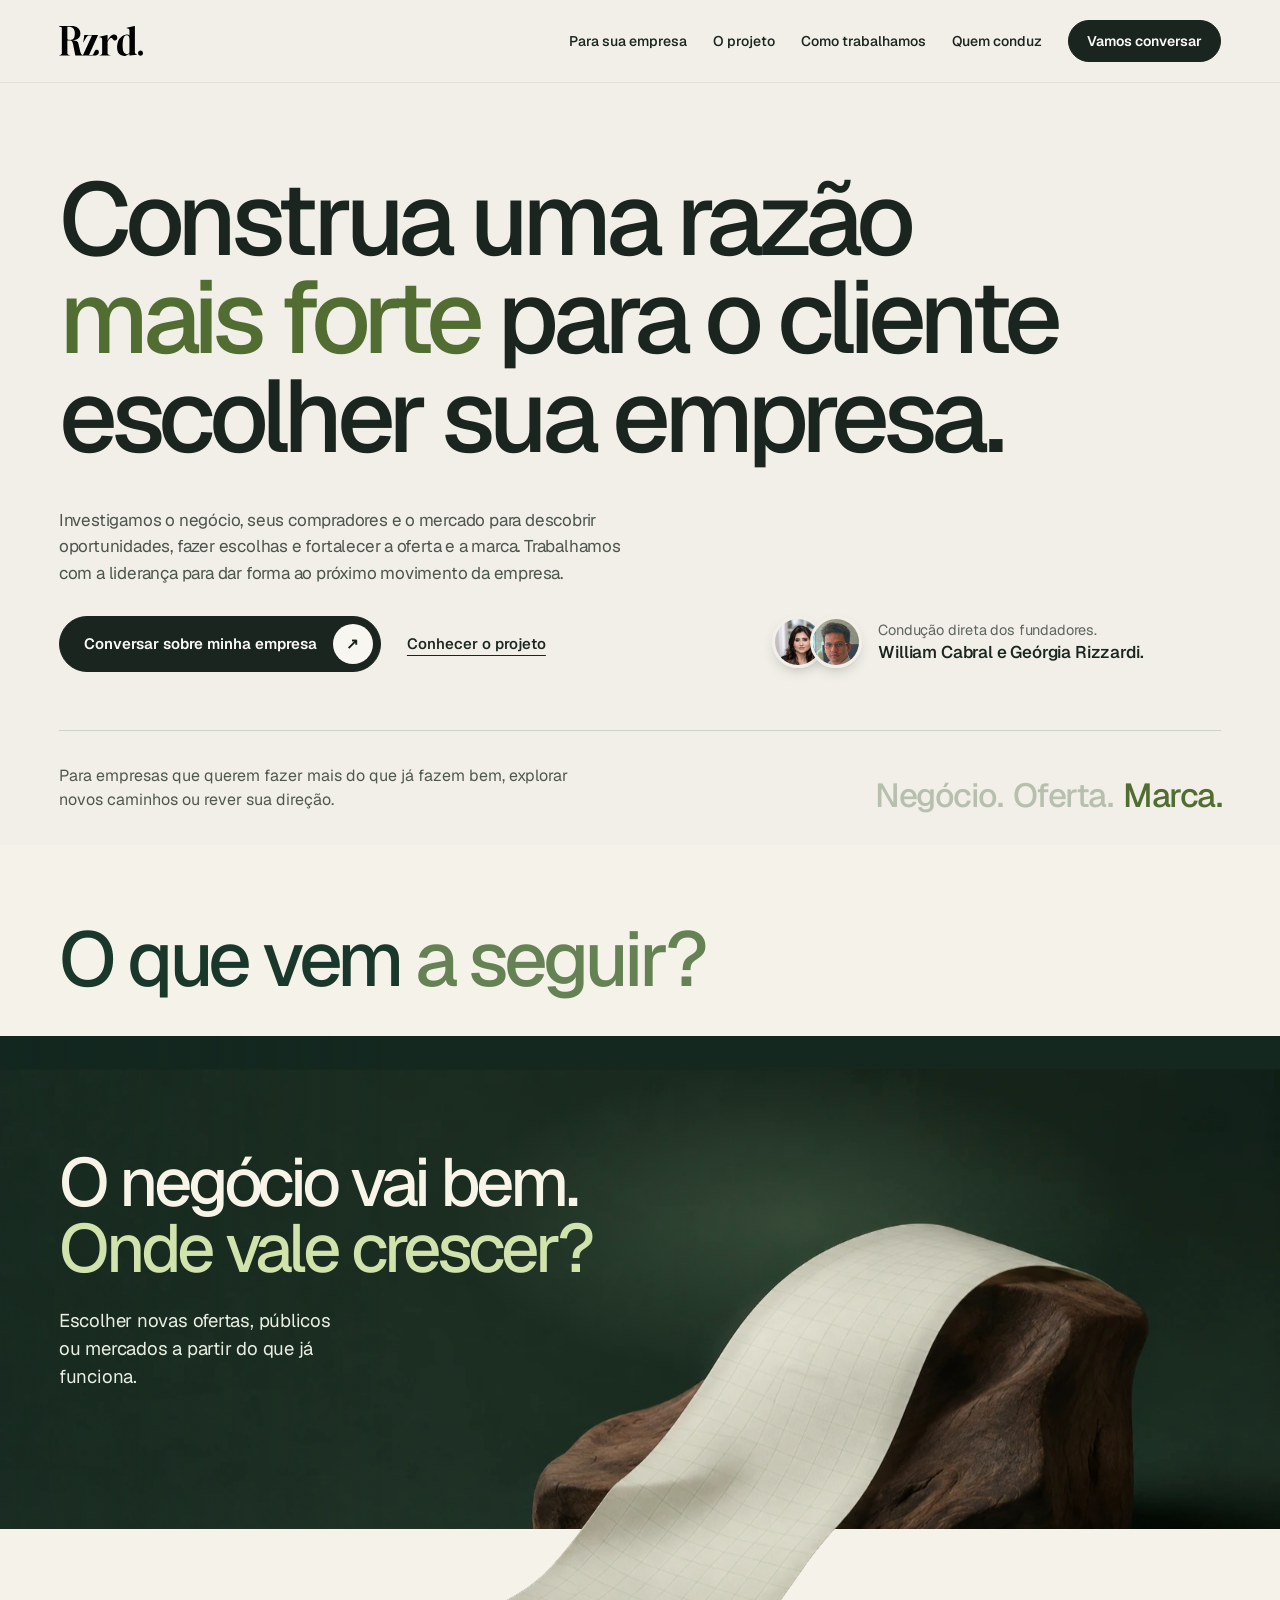
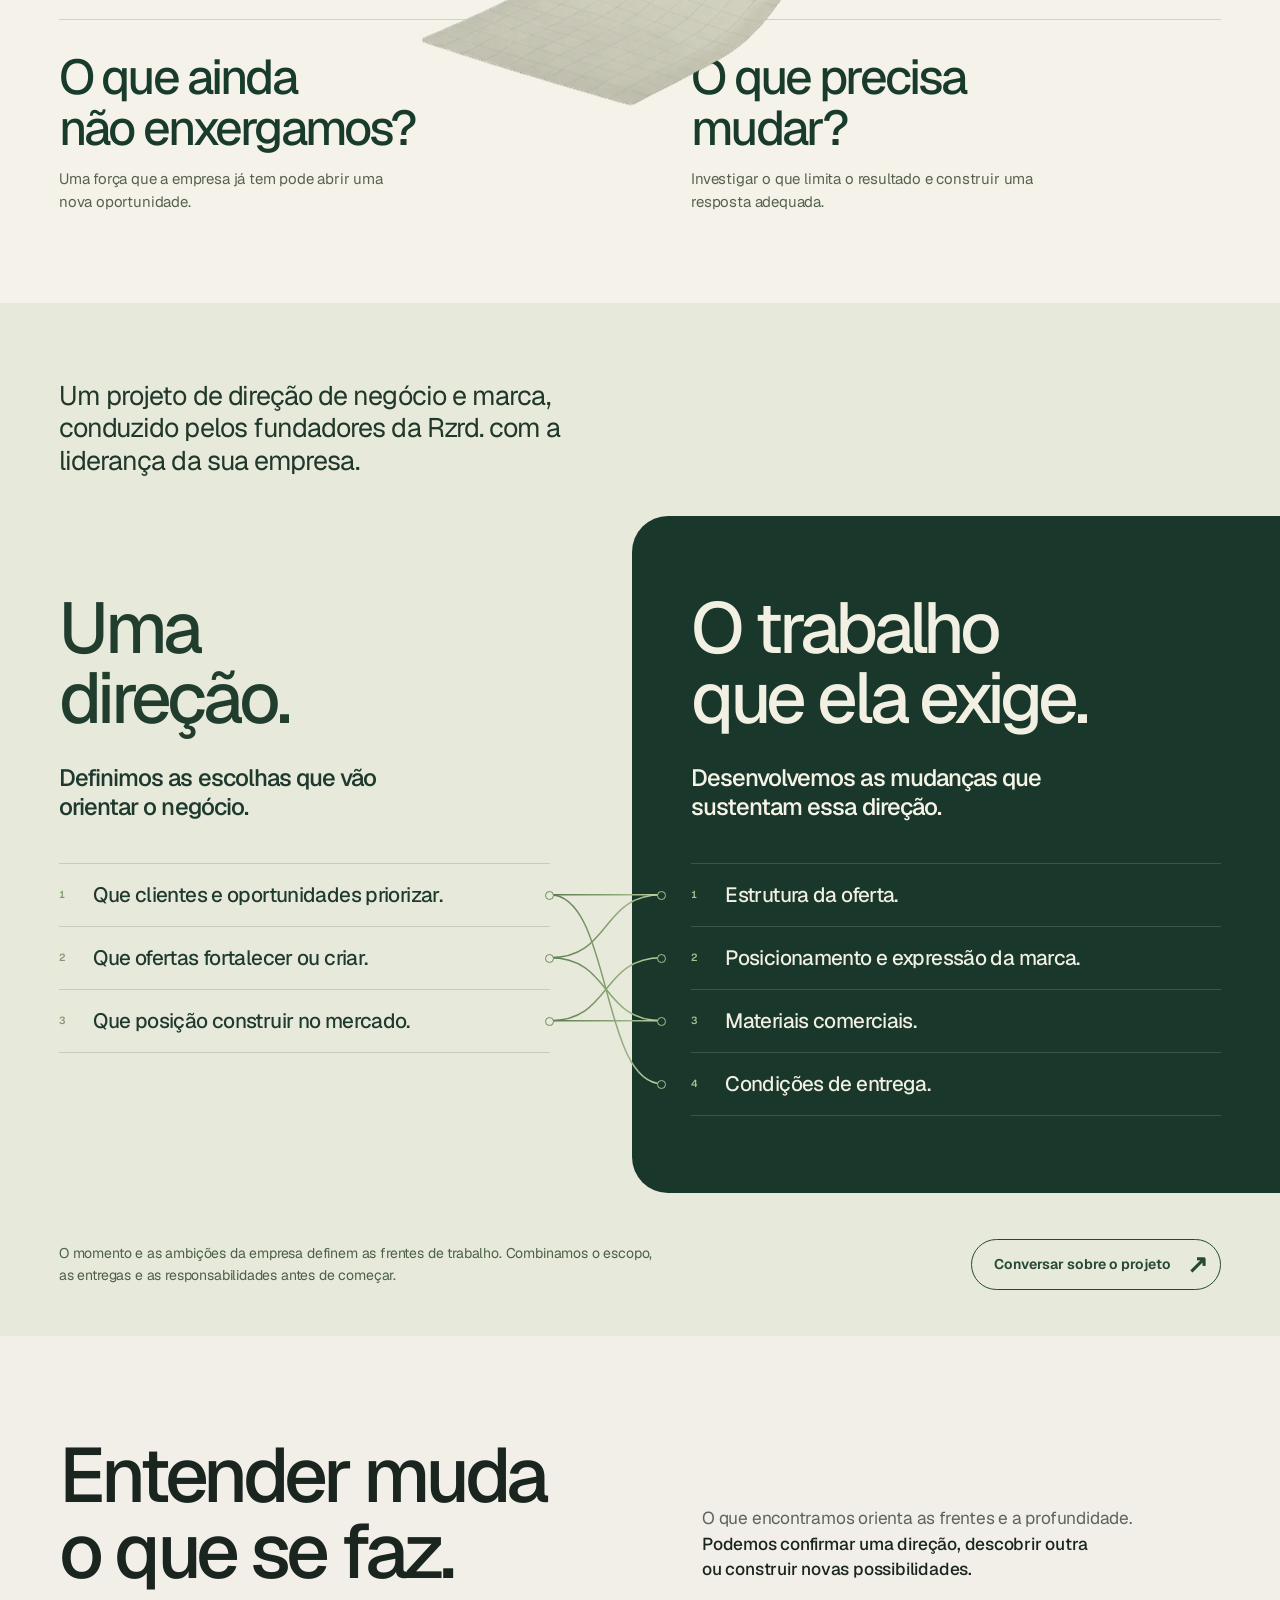
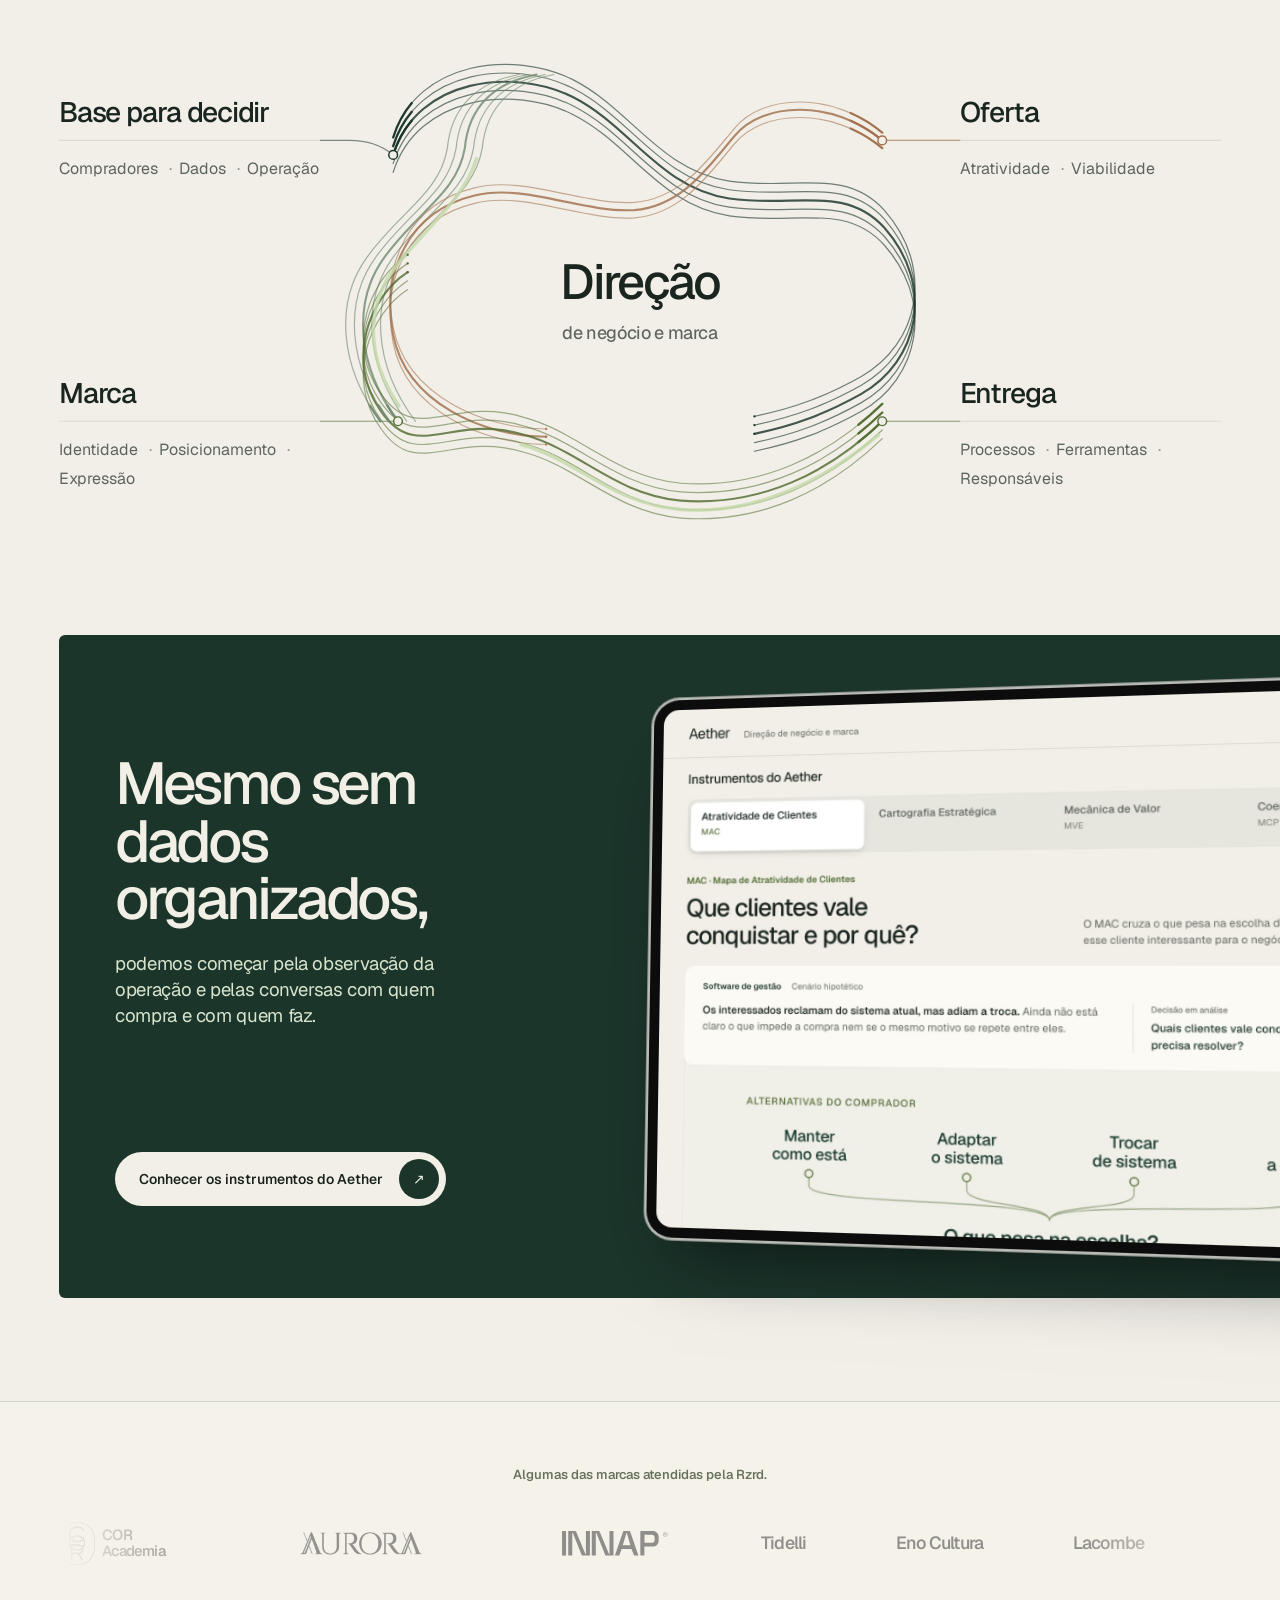
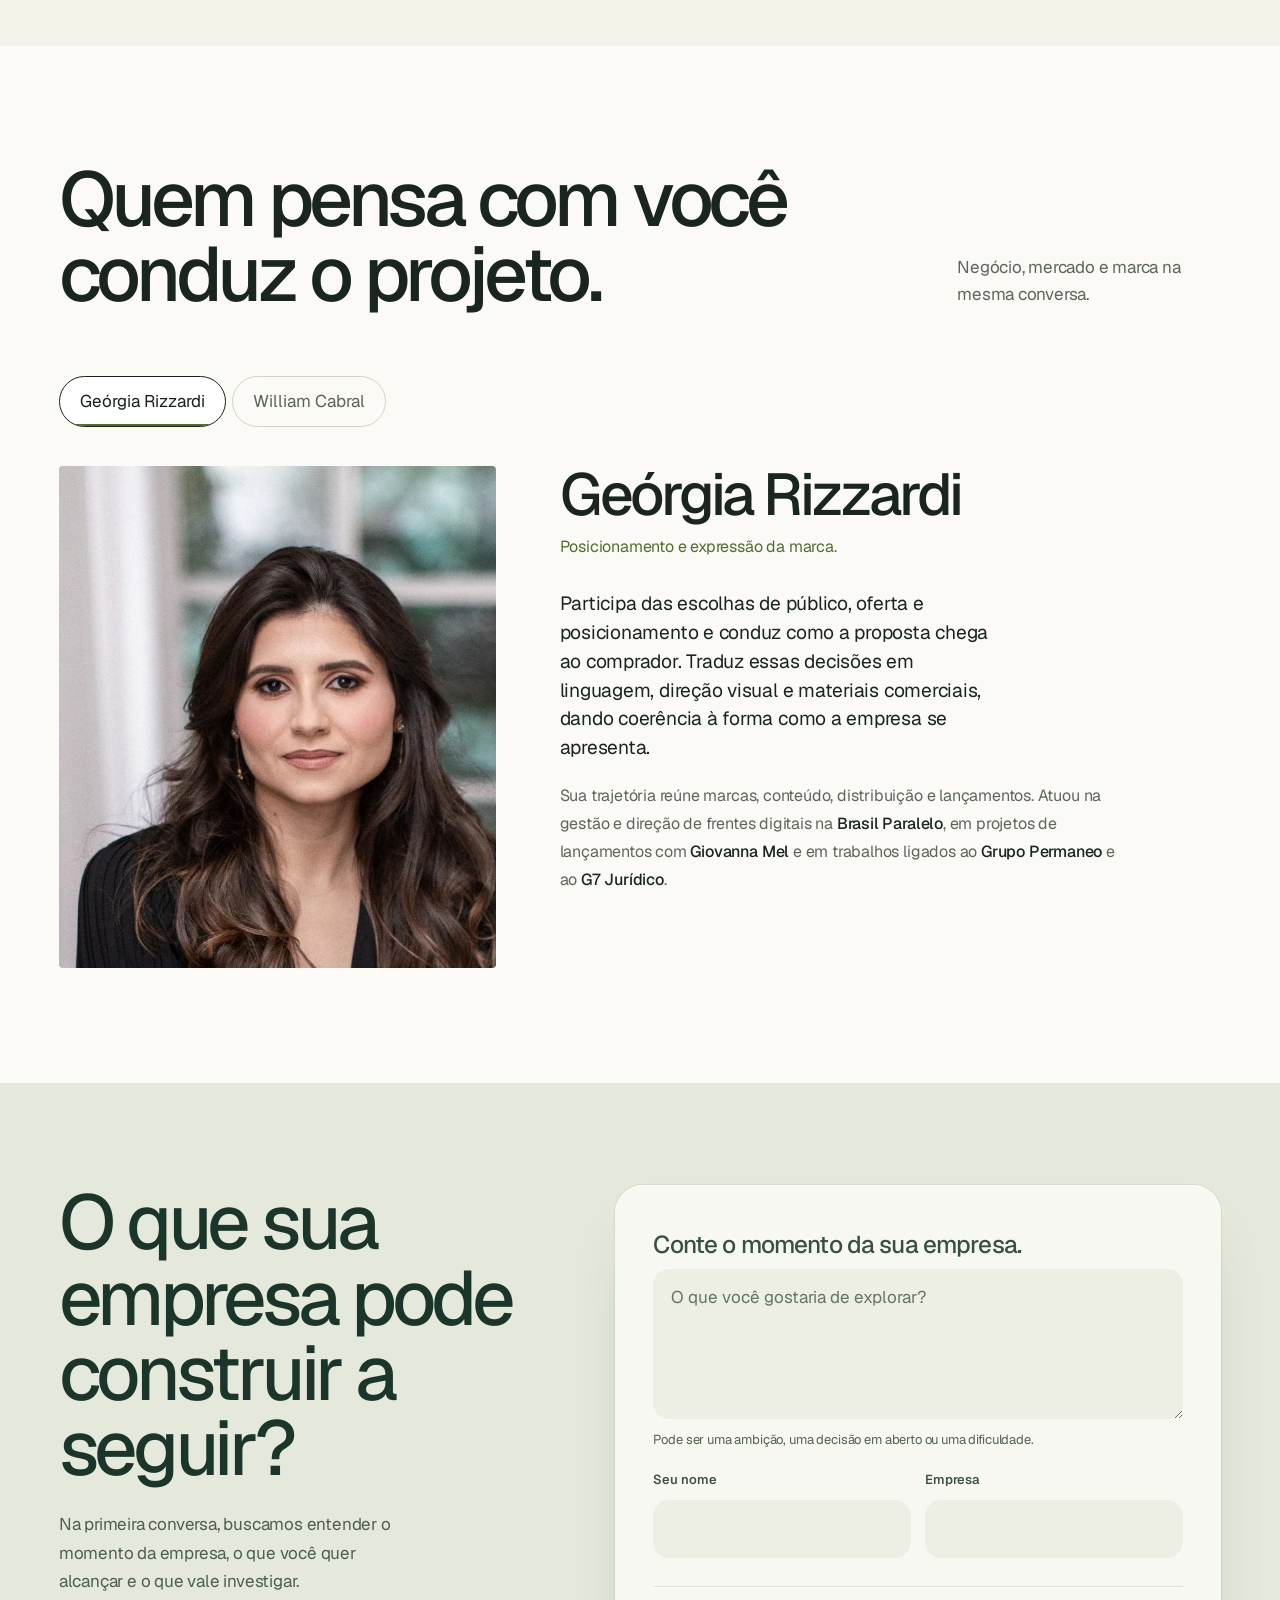
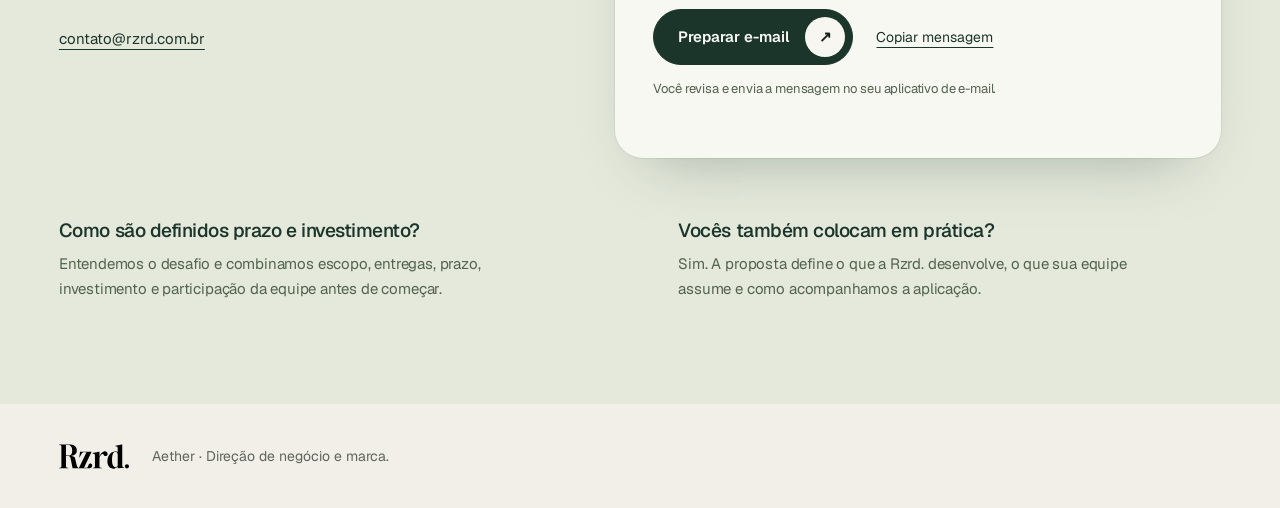
<file: aether/index.html>
<!DOCTYPE html>

<html lang="pt-BR">
<head>
<meta charset="utf-8"/>
<meta content="width=device-width,initial-scale=1" name="viewport"/>
<meta content="#f2efe9" name="theme-color"/>
<meta content="noindex,nofollow" name="robots"/>
<title>Aether · Direção de negócio e marca | Rzrd.</title>
<meta content="Construa uma razão mais forte para o cliente escolher sua empresa. Direção de negócio e marca a partir da sua realidade, com William Cabral e Geórgia Rizzardi." name="description"/>
<meta content="Aether · Uma razão mais forte para ser escolhido" property="og:title"/>
<meta content="Direção de negócio e marca. Condução direta de William Cabral e Geórgia Rizzardi." property="og:description"/>
<meta content="website" property="og:type"/>
<meta content="pt_BR" property="og:locale"/>
<meta content="https://mateusmvff-a11y.github.io/rzrd-previa/aether/" property="og:url"/>
<meta content="Rzrd." property="og:site_name"/>
<meta content="https://mateusmvff-a11y.github.io/rzrd-previa/aether/og.jpg" property="og:image"/>
<meta content="1200" property="og:image:width"/>
<meta content="630" property="og:image:height"/>
<meta content="summary_large_image" name="twitter:card"/>
<link href="favicon.svg" rel="icon" type="image/svg+xml"/>
<link href="apple-touch-icon.png" rel="apple-touch-icon"/>
<link as="font" crossorigin="" href="fonts/geist-latin.woff2" rel="preload" type="font/woff2"/>



<link href="css/aether.css?v=10" rel="stylesheet"/>
<link href="css/aether-p.css?v=25" rel="stylesheet"/>
</head>
<body>
<a class="skip" href="#principal">Pular para o conteúdo</a>
<header class="site-header">
<div class="wrap header-row">
<a aria-label="Rzrd. Aether, início" class="brand" href="#inicio"><img alt="Rzrd." height="30" src="[data-uri]" width="84"/></a>
<nav aria-label="Navegação principal" class="desktop-nav"><a href="#quando">Para sua empresa</a><a href="#projeto">O projeto</a><a href="#abordagem">Como trabalhamos</a><a href="#pessoas">Quem conduz</a></nav>
<a class="button" href="#contato">Vamos conversar</a>
<button aria-controls="mobile-nav" aria-expanded="false" aria-label="Abrir menu" class="menu-toggle" type="button"><span></span><span></span></button>
</div>
<nav aria-label="Navegação em celular" class="mobile-nav" hidden="" id="mobile-nav"><a href="#quando">Para sua empresa</a><a href="#projeto">O projeto</a><a href="#abordagem">Como trabalhamos</a><a href="#pessoas">Quem conduz</a></nav>
</header>
<main id="principal">
<section aria-labelledby="hero-title" class="hero" id="inicio">
<div class="wrap">
<p class="eyebrow">Aether · Direção de negócio e marca</p>
<h1 id="hero-title">Construa uma razão <span>mais forte</span> para o cliente escolher sua empresa.</h1>
<div class="hero-bottom">
<div><p class="hero-lead">Investigamos o negócio, seus compradores e o mercado para descobrir oportunidades, fazer escolhas e fortalecer a oferta e a marca. Trabalhamos com a liderança para dar forma ao próximo movimento da empresa.</p><div class="hero-action-group"><a class="button" href="#contato">Conversar sobre minha empresa</a><a class="text-link" href="#projeto">Conhecer o projeto</a></div></div>
<p class="hero-people">Condução direta dos fundadores.<strong>William Cabral e Geórgia Rizzardi.</strong></p>
</div>
<div class="hero-fit"><span>Para empresas que querem fazer mais do que já fazem bem, explorar novos caminhos ou rever sua direção.</span><span>Negócio. Oferta. Marca.</span></div>
</div>
</section>
<section aria-labelledby="when-title" class="a54-moment" id="quando">
<div class="wrap a54-moment-head"><p>Quando faz sentido</p><h2 id="when-title">O que vem <em>a seguir?</em></h2></div>
<div class="a54-exhibit">
<div class="a54-art-crop"><img alt="Papel quadriculado que acompanha uma forma irregular de madeira." class="a54-art" decoding="sync" height="941" src="img/img-1-474d11d1.jpg" width="1672"/></div>
<div class="wrap a54-exhibit-copy"><h3>O negócio vai bem.<br/><em>Onde vale crescer?</em></h3><p>Escolher novas ofertas, públicos ou mercados a partir do que já funciona.</p></div>
<img alt="" aria-hidden="true" class="a54-art a54-paper-overflow" decoding="sync" height="941" src="img/img-1-474d11d1.jpg" width="1672"/>
</div>
<div class="wrap a54-other-possibilities">
<article><h3>O que ainda<br/>não enxergamos?</h3><p>Uma força que a empresa já tem pode abrir uma nova oportunidade.</p></article>
<article><h3>O que precisa<br/>mudar?</h3><p>Investigar o que limita o resultado e construir uma resposta adequada.</p></article>
</div>
</section>
<section aria-labelledby="project-title" class="a54-project" id="projeto">
<div class="wrap a54-project-intro"><p class="a54-section-label">O que você contrata</p><p class="a54-project-definition">Um projeto de direção de negócio e marca, conduzido pelos fundadores da Rzrd. com a liderança da sua empresa.</p></div>
<div class="a54-project-composition">
<div aria-hidden="true" class="a54-project-ink"></div>
<div class="wrap a54-project-grid">
<div class="a54-project-left">
<h2 id="project-title">Uma direção.</h2>
<p class="a54-project-action">Definimos as escolhas que vão orientar o negócio.</p>
<p class="a54-project-examples">Que clientes e oportunidades priorizar.<br/>Que ofertas fortalecer ou criar.<br/>Que posição construir no mercado.</p>
</div>
<div class="a54-project-right">
<h3>O trabalho<br/>que ela exige.</h3>
<p class="a54-project-action">Desenvolvemos as mudanças que sustentam essa direção.</p>
<p class="a54-project-examples">Estrutura da oferta. Posicionamento e expressão da marca. Materiais comerciais. Condições de entrega.</p>
</div>
</div>
</div>
<div class="wrap a54-project-foot"><p>O momento e as ambições da empresa definem as frentes de trabalho. Combinamos o escopo, as entregas e as responsabilidades antes de começar.</p><a class="a54-project-cta" href="#contato">Conversar sobre o projeto <span aria-hidden="true">↗</span></a></div>
</section>
<section aria-labelledby="approach-title" class="investigation-section" id="abordagem">
<div class="wrap">
<header class="investigation-heading">
<div><p class="eyebrow investigation-eyebrow">Como trabalhamos</p><h2 id="approach-title">Entender muda<br/>o que se faz.</h2></div>
<p class="investigation-principle">O que encontramos orienta as frentes e a profundidade.<br/><strong>Podemos confirmar uma direção, descobrir outra ou construir novas possibilidades.</strong></p>
</header>
<div aria-describedby="approach-scope" aria-label="Frentes de trabalho conectadas conforme o desafio, sem sequência obrigatória." class="direction-map" role="group">
<div class="direction-graphic">
<svg aria-hidden="true" class="direction-art" fill="none" focusable="false" viewbox="0 0 1200 560" xmlns="http://www.w3.org/2000/svg">
<defs>
<clippath id="aether42-field-clear-center"><path clip-rule="evenodd" d="M0 0H1200V560H0Z M470 215V345H730V215Z"></path></clippath>
</defs>
<!-- The four fronts share one coordinate system. All typography is supplied by HTML. -->
<g class="field-leaders">
<g stroke="#aeb8a5" stroke-width="1.2" vector-effect="non-scaling-stroke">
<path d="M0 115H270M930 115H1200M0 405H270M930 405H1200"></path>
</g>
<g stroke-linecap="round" stroke-linejoin="round" stroke-width="1.25">
<path d="M270 115H300C320 115 333 120 345 130" opacity=".55" stroke="#1b352b"></path>
<path d="M270 405H350" opacity=".65" stroke="#526d31"></path>
<path d="M930 115H850" opacity=".65" stroke="#a2714e"></path>
<path d="M930 405H850" opacity=".65" stroke="#526d31"></path>
</g>
</g>
<g clip-path="url(#aether42-field-clear-center)" stroke-linecap="round" stroke-linejoin="round">
<g id="field-base" stroke="#1b352b" stroke-opacity="0.61" stroke-width="1.25">
<path d="M345 130 C370 50 470 40 530 70 C590 100 620 164 692 175 C758 185 811 160 852 205 C905 265 888 343 828 377 C792 397 761 409 718 418"></path>
<path d="M345 130 C370 50 470 40 530 70 C590 100 620 164 692 175 C758 185 811 160 852 205 C905 265 888 343 828 377 C792 397 761 409 718 418" transform="translate(0 -9)"></path>
<path d="M345 130 C370 50 470 40 530 70 C590 100 620 164 692 175 C758 185 811 160 852 205 C905 265 888 343 828 377 C792 397 761 409 718 418" transform="translate(0 -18)"></path>
<path d="M345 130 C370 50 470 40 530 70 C590 100 620 164 692 175 C758 185 811 160 852 205 C905 265 888 343 828 377 C792 397 761 409 718 418" transform="translate(0 9)"></path>
<path d="M345 130 C370 50 470 40 530 70 C590 100 620 164 692 175 C758 185 811 160 852 205 C905 265 888 343 828 377 C792 397 761 409 718 418" transform="translate(0 18)"></path>
</g>
<g id="field-marca" stroke="#738d73" stroke-opacity="0.64" stroke-width="1.25">
<path d="M350 405 C306 346 304 281 335 237 C370 188 411 170 419 123 C423 80 450 55 493 47"></path>
<path d="M350 405 C306 346 304 281 335 237 C370 188 411 170 419 123 C423 80 450 55 493 47" transform="translate(-9 0)"></path>
<path d="M350 405 C306 346 304 281 335 237 C370 188 411 170 419 123 C423 80 450 55 493 47" transform="translate(-18 0)"></path>
<path d="M350 405 C306 346 304 281 335 237 C370 188 411 170 419 123 C423 80 450 55 493 47" transform="translate(9 0)"></path>
<path d="M350 405 C306 346 304 281 335 237 C370 188 411 170 419 123 C423 80 450 55 493 47" transform="translate(18 0)"></path>
</g>
<g id="field-oferta" stroke="#a2714e" stroke-opacity="0.57" stroke-width="1.25">
<path d="M850 115 C800 73 727 74 697 111 C670 143 643 183 594 187 C540 190 480 159 429 172 C363 188 332 248 345 316 C359 387 440 421 503 421"></path>
<path d="M850 115 C800 73 727 74 697 111 C670 143 643 183 594 187 C540 190 480 159 429 172 C363 188 332 248 345 316 C359 387 440 421 503 421" transform="translate(0 -8)"></path>
<path d="M850 115 C800 73 727 74 697 111 C670 143 643 183 594 187 C540 190 480 159 429 172 C363 188 332 248 345 316 C359 387 440 421 503 421" transform="translate(0 8)"></path>
</g>
<g id="field-entrega" stroke="#526d31" stroke-opacity="0.54" stroke-width="1.25">
<path d="M850 405 C795 458 725 493 642 487 C574 481 537 434 480 419 C406 396 369 449 332 394 C295 342 321 276 360 251"></path>
<path d="M850 405 C795 458 725 493 642 487 C574 481 537 434 480 419 C406 396 369 449 332 394 C295 342 321 276 360 251" transform="translate(0 -9)"></path>
<path d="M850 405 C795 458 725 493 642 487 C574 481 537 434 480 419 C406 396 369 449 332 394 C295 342 321 276 360 251" transform="translate(0 -18)"></path>
<path d="M850 405 C795 458 725 493 642 487 C574 481 537 434 480 419 C406 396 369 449 332 394 C295 342 321 276 360 251" transform="translate(0 9)"></path>
<path d="M850 405 C795 458 725 493 642 487 C574 481 537 434 480 419 C406 396 369 449 332 394 C295 342 321 276 360 251" transform="translate(0 18)"></path>
</g>
<g stroke="#c5d9ab" stroke-opacity=".82" stroke-width="3.6">
<path d="M351 389 C312 332 320 278 351 241 C380 205 419 174 431 134"></path>
<path d="M846 419 C789 468 716 502 642 496 C572 491 534 444 477 429"></path>
</g>
</g>
<g fill="#f2efe9" stroke-width="1.5">
<circle cx="345" cy="130" r="4.5" stroke="#1b352b"></circle>
<circle cx="350" cy="405" r="4.5" stroke="#526d31"></circle>
<circle cx="850" cy="115" r="4.5" stroke="#a2714e"></circle>
<circle cx="850" cy="405" r="4.5" stroke="#526d31"></circle>
</g>
</svg>
<h3 class="direction-core">Direção<span>de negócio e marca</span></h3>
</div>
<article class="direction-callout direction-base"><h3>Base para decidir</h3><ul><li>Compradores</li><li>Dados</li><li>Operação</li></ul></article>
<article class="direction-callout direction-offer"><h3>Oferta</h3><ul><li>Atratividade</li><li>Viabilidade</li></ul></article>
<article class="direction-callout direction-brand"><h3>Marca</h3><ul><li>Identidade</li><li>Posicionamento</li><li>Expressão</li></ul></article>
<article class="direction-callout direction-delivery"><h3>Entrega</h3><ul><li>Processos</li><li>Ferramentas</li><li>Responsáveis</li></ul></article>
</div>
<div class="approach-foot">
<p class="approach-caption" id="approach-scope">Mesmo sem dados organizados, podemos começar pela observação da operação e pelas conversas com quem compra e com quem faz.</p>
<div class="method-entry" id="ferramentas"><a aria-haspopup="dialog" class="text-link" data-method="mac" data-method-title="Aether · Instrumentos para decidir" href="#ferramentas" id="open-method">Conhecer os instrumentos do Aether</a></div>
</div>
</div>
</section>
<section aria-labelledby="brands-title" class="a54-brands"><div class="wrap"><h2 id="brands-title">Algumas das marcas atendidas pela Rzrd.</h2><div aria-label="Algumas das marcas atendidas pela Rzrd. em diferentes frentes de trabalho" class="a54-brand-strip" role="list"><span class="a54-client a54-client-cor" data-logo-source="https://mateusmvff-a11y.github.io/rzrd-previa/assets/home/cor/cor-logo.png" role="listitem"><img alt="" class="a54-cor-logo" decoding="sync" src="img/img-2-ab9fd629.png"/><span>COR Academia</span></span><span class="a54-client" data-logo-source="https://mateusmvff-a11y.github.io/rzrd-previa/vortex/shots/lg-aurora.jpg" role="listitem"><img alt="Aurora" class="a54-aurora-logo" decoding="sync" src="img/img-3-0868c0b3.png"/></span><span class="a54-client a54-client-innap" role="listitem"><svg aria-label="INNAP" fill="currentColor" role="img" viewbox="0 0 668 155" xmlns="http://www.w3.org/2000/svg"><path d="M570 0C590.435 0 607 16.5655 607 37V61C607 81.4345 590.435 98 570 98H529C528.734 98 528.469 97.9958 528.204 97.9902H517.26V154.35H492V0H570ZM518 24V74H564C573.941 74 582 65.9411 582 56V42C582 32.0589 573.941 24 564 24H518Z"></path><path d="M25.26 0V154.34H0V0H25.26Z"></path><path d="M187.01 0H230.488C232.906 0 235.088 1.4515 236.022 3.68177L295.51 145.69H298.08V0H323.34V154.34H276.885C274.435 154.34 272.231 152.851 271.318 150.578L215.3 11.23H212.26V154.34H187V0H187.01Z"></path><path d="M39.01 0H82.4882C84.9063 0 87.088 1.4515 88.0223 3.68177L147.51 145.69H150.08V0H175.34V154.34H128.885C126.435 154.34 124.231 152.851 123.318 150.578L67.3 11.23H64.26V154.34H39V0H39.01Z"></path><path d="M385.1 0H422.689C425.25 0 427.53 1.6263 428.363 4.04868L480.05 154.34H452.45L436.32 113.09H374.2L359.6 154.34H332L385.08 0H385.1ZM406.82 10.75H405.26L381.47 89H429.56L406.82 10.75Z"></path><path d="M663.936 20.98C663.936 27.05 660.346 32.51 654.686 34.85C649.166 37.13 642.676 35.89 638.396 31.54C634.116 27.33 632.806 20.91 635.156 15.25C637.436 9.66 642.956 6 648.956 6C657.166 6 663.936 12.76 663.936 20.98ZM661.936 20.98C661.936 13.8 656.136 8 648.956 8C641.776 8 635.976 13.8 635.976 20.98C635.976 28.16 641.846 33.96 648.956 33.96C656.066 33.96 661.936 28.09 661.936 20.98ZM656.416 28.3H653.656L649.516 22.16H645.856L646.476 22.78L646.546 22.85V28.23L646.476 28.3H644.126V16.7L644.196 16.63L644.816 16.01H644.196L644.126 15.94V13.73C644.126 13.66 644.196 13.66 644.196 13.66H651.236C653.306 13.66 655.166 15.18 655.446 17.32C655.726 19.46 654.416 21.46 652.276 22.01L656.416 28.15V28.29V28.3ZM652.826 17.88C652.826 16.84 651.926 16.02 650.896 16.02H646.546V19.13H646.476L645.856 19.75H650.896C651.936 19.75 652.826 18.92 652.826 17.89V17.88Z"></path></svg></span><span class="a54-client" data-logo-pending="true" role="listitem">Tidelli</span><span class="a54-client" data-logo-pending="true" role="listitem">Eno Cultura</span><span class="a54-client" data-logo-pending="true" role="listitem">Lacombe</span></div></div></section><section aria-labelledby="people-title" class="section people" id="pessoas">
<div class="wrap">
<div class="people-heading"><div><p class="eyebrow">Condução dos fundadores</p><h2 id="people-title">Quem pensa com você<br/>conduz o projeto.</h2></div><p>Negócio, mercado e marca na mesma conversa.</p></div>
<div class="founders">
<article class="founder">
<div class="founder-top"><img alt="William Cabral, cofundador da Rzrd." class="portrait" height="960" loading="eager" src="img/img-4-448280f5.jpg" width="720"/><div><h3>William Cabral</h3><p class="founder-role">Negócio, oferta e crescimento.</p></div></div>
<p class="founder-practice">Investiga por que o cliente compra, quais ofertas merecem prioridade e onde a entrega limita o crescimento. Relaciona mercado, preço, capacidade da equipe e experiência do cliente para orientar o que desenvolver, mudar ou deixar de fazer.</p>
<p class="founder-history">Engenheiro eletricista pela <strong>UFRGS</strong>, com MBA internacional pela <strong>FIA</strong>. Passou pela <strong>Siemens Healthineers</strong>, liderou Customer Success e Produto na <strong>Brasil Paralelo</strong> e atuou em tecnologia no Brasil e nos Estados Unidos, incluindo <strong>SocialLadder</strong> e <strong>Bankme</strong>.</p>
</article>
<article class="founder">
<div class="founder-top"><img alt="Geórgia Rizzardi, cofundadora da Rzrd." class="portrait" height="775" loading="eager" src="img/img-5-5cc64970.jpg" width="620"/><div><h3>Geórgia Rizzardi</h3><p class="founder-role">Posicionamento e expressão da marca.</p></div></div>
<p class="founder-practice">Participa das escolhas de público, oferta e posicionamento e conduz como a proposta chega ao comprador. Traduz essas decisões em linguagem, direção visual e materiais comerciais, dando coerência à forma como a empresa se apresenta.</p>
<p class="founder-history">Sua trajetória reúne marcas, conteúdo, distribuição e lançamentos. Atuou na gestão e direção de frentes digitais na <strong>Brasil Paralelo</strong>, em projetos de lançamentos com <strong>Giovanna Mel</strong> e em trabalhos ligados ao <strong>Grupo Permaneo</strong> e ao <strong>G7 Jurídico</strong>.</p>
</article>
</div>
</div>
</section>
<section aria-labelledby="contact-title" class="section contact contact-v51 contact-v52" id="contato">
<div class="wrap conversation-board">
<header class="conversation-head"><p class="eyebrow">Antes de começarmos</p><h2 id="contact-title">O que sua empresa pode construir a seguir?</h2><p>Na primeira conversa, buscamos entender o momento da empresa, o que você quer alcançar e o que vale investigar.</p><a class="email-direct" href="mailto:contato@rzrd.com.br">contato@rzrd.com.br</a></header>
<div class="conversation-form"><form action="mailto:contato@rzrd.com.br" class="contact-form" id="contact-form" method="get">
<div class="field"><label for="contact-challenge">Conte o momento da sua empresa.</label><textarea aria-describedby="challenge-help" id="contact-challenge" maxlength="4000" name="desafio" placeholder="O que você gostaria de explorar?" required="" rows="4"></textarea><p class="field-help" id="challenge-help">Pode ser uma ambição, uma decisão em aberto ou uma dificuldade.</p></div>
<div class="form-row"><div class="field"><label for="contact-name">Seu nome</label><input autocomplete="name" id="contact-name" maxlength="120" name="nome" required=""/></div><div class="field"><label for="contact-company">Empresa</label><input autocomplete="organization" id="contact-company" maxlength="180" name="empresa" required=""/></div></div><div class="form-actions"><button class="button" type="submit">Preparar e-mail</button><button class="copy-button" id="copy-message" type="button">Copiar mensagem</button></div>
<p class="form-note">Você revisa e envia a mensagem no seu aplicativo de e-mail.</p><p aria-live="polite" class="form-status" id="form-status" role="status"></p>
</form></div>
<div aria-label="Informações sobre a contratação" class="conversation-questions">
<article class="question"><h3>Como são definidos prazo e investimento?</h3><p>Entendemos o desafio e combinamos escopo, entregas, prazo, investimento e participação da equipe antes de começar.</p></article>
<article class="question"><h3>Vocês também colocam em prática?</h3><p>Sim. A proposta define o que a Rzrd. desenvolve, o que sua equipe assume e como acompanhamos a aplicação.</p></article>
</div>
</div>
</section>
</main>
<footer class="site-footer"><div class="wrap footer-row"><div class="footer-brand"><a aria-label="Rzrd., voltar ao início" href="#inicio"><img alt="Rzrd." height="25" src="[data-uri]" width="70"/></a><span>Aether · Direção de negócio e marca.</span></div></div></footer>
<dialog aria-labelledby="method-dialog-title" class="method-dialog" id="method-dialog"><div class="dialog-toolbar"><strong id="method-dialog-title">Aether · Instrumentos para decidir</strong><button class="dialog-close" id="close-method" type="button">Fechar</button></div><iframe class="method-frame" id="method-frame" data-src="instrumentos.html" title="Instrumentos do Aether: Atratividade de Clientes, Cartografia Estratégica, Mecânica de Valor e Coerência da Promessa"></iframe></dialog>

<script src="js/aether.js?v=10"></script>
<script src="js/aether-p.js?v=19"></script>
</body>
</html>
</file>
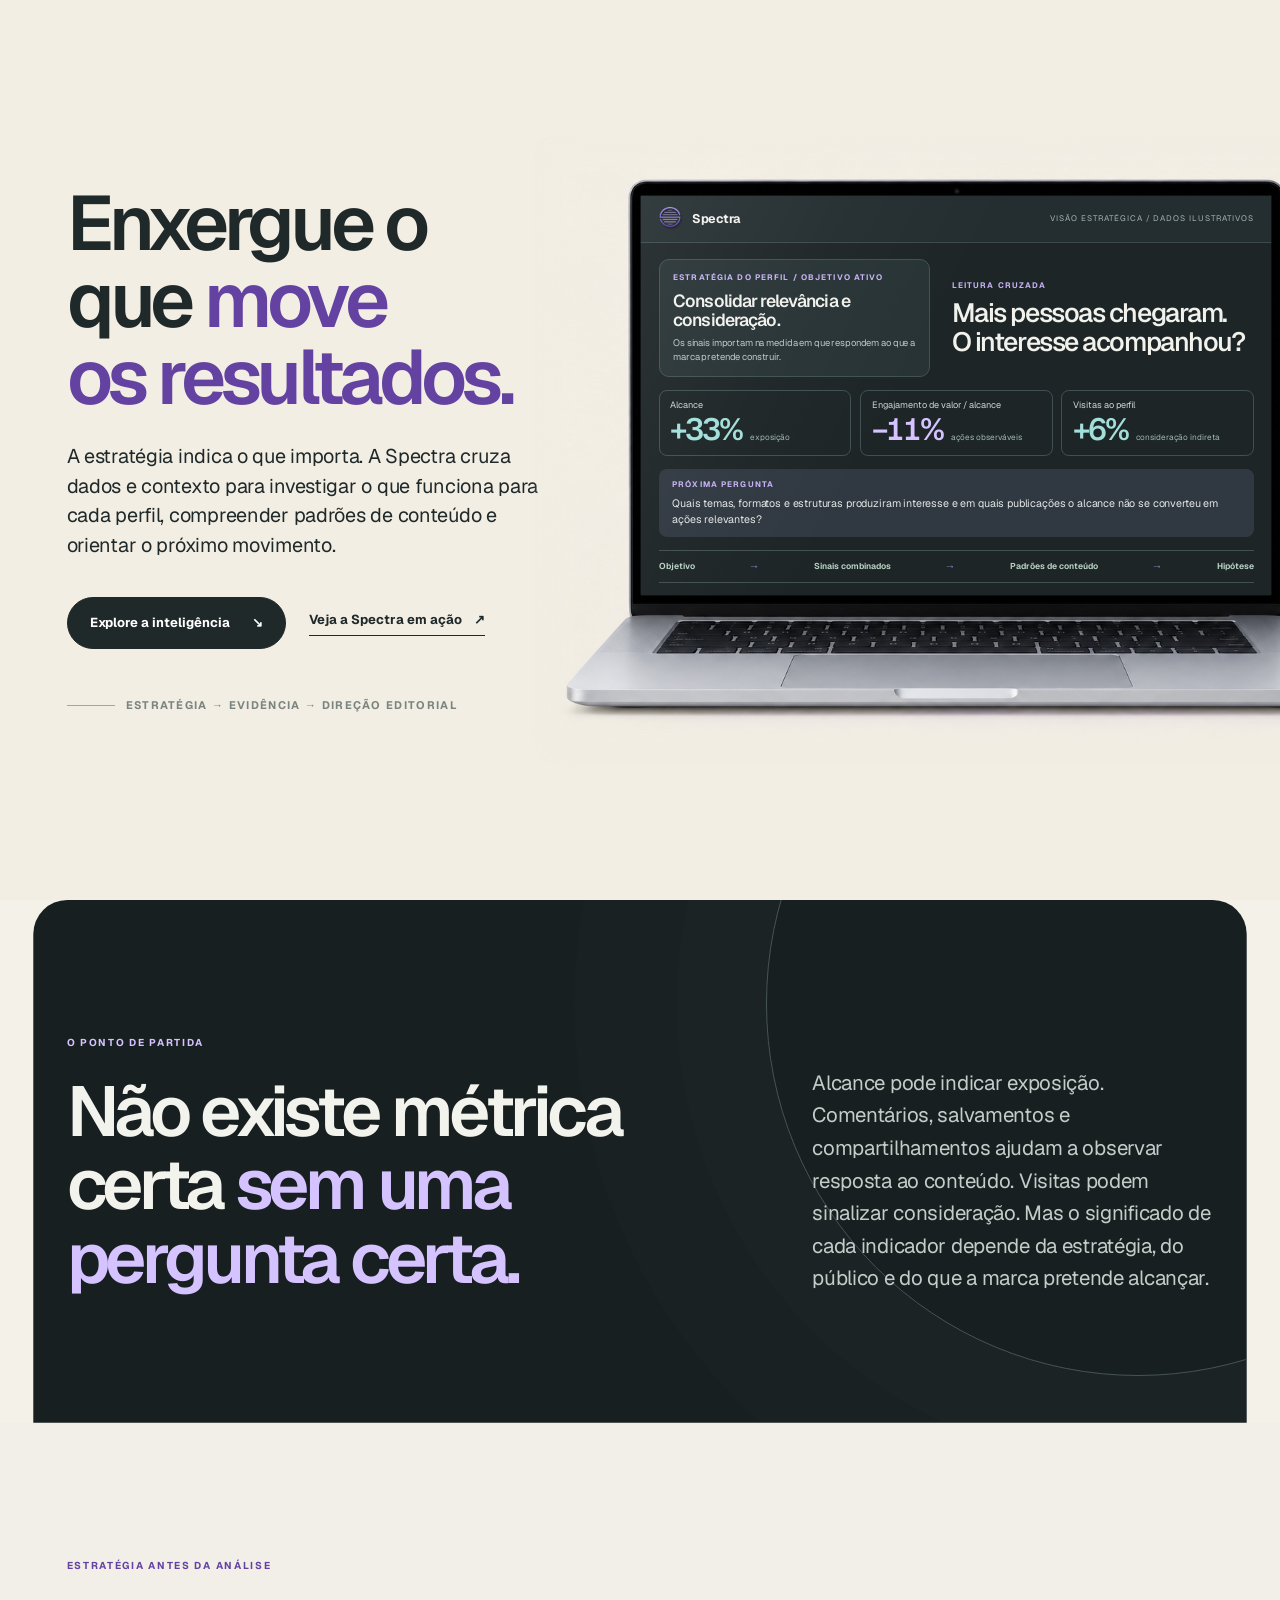
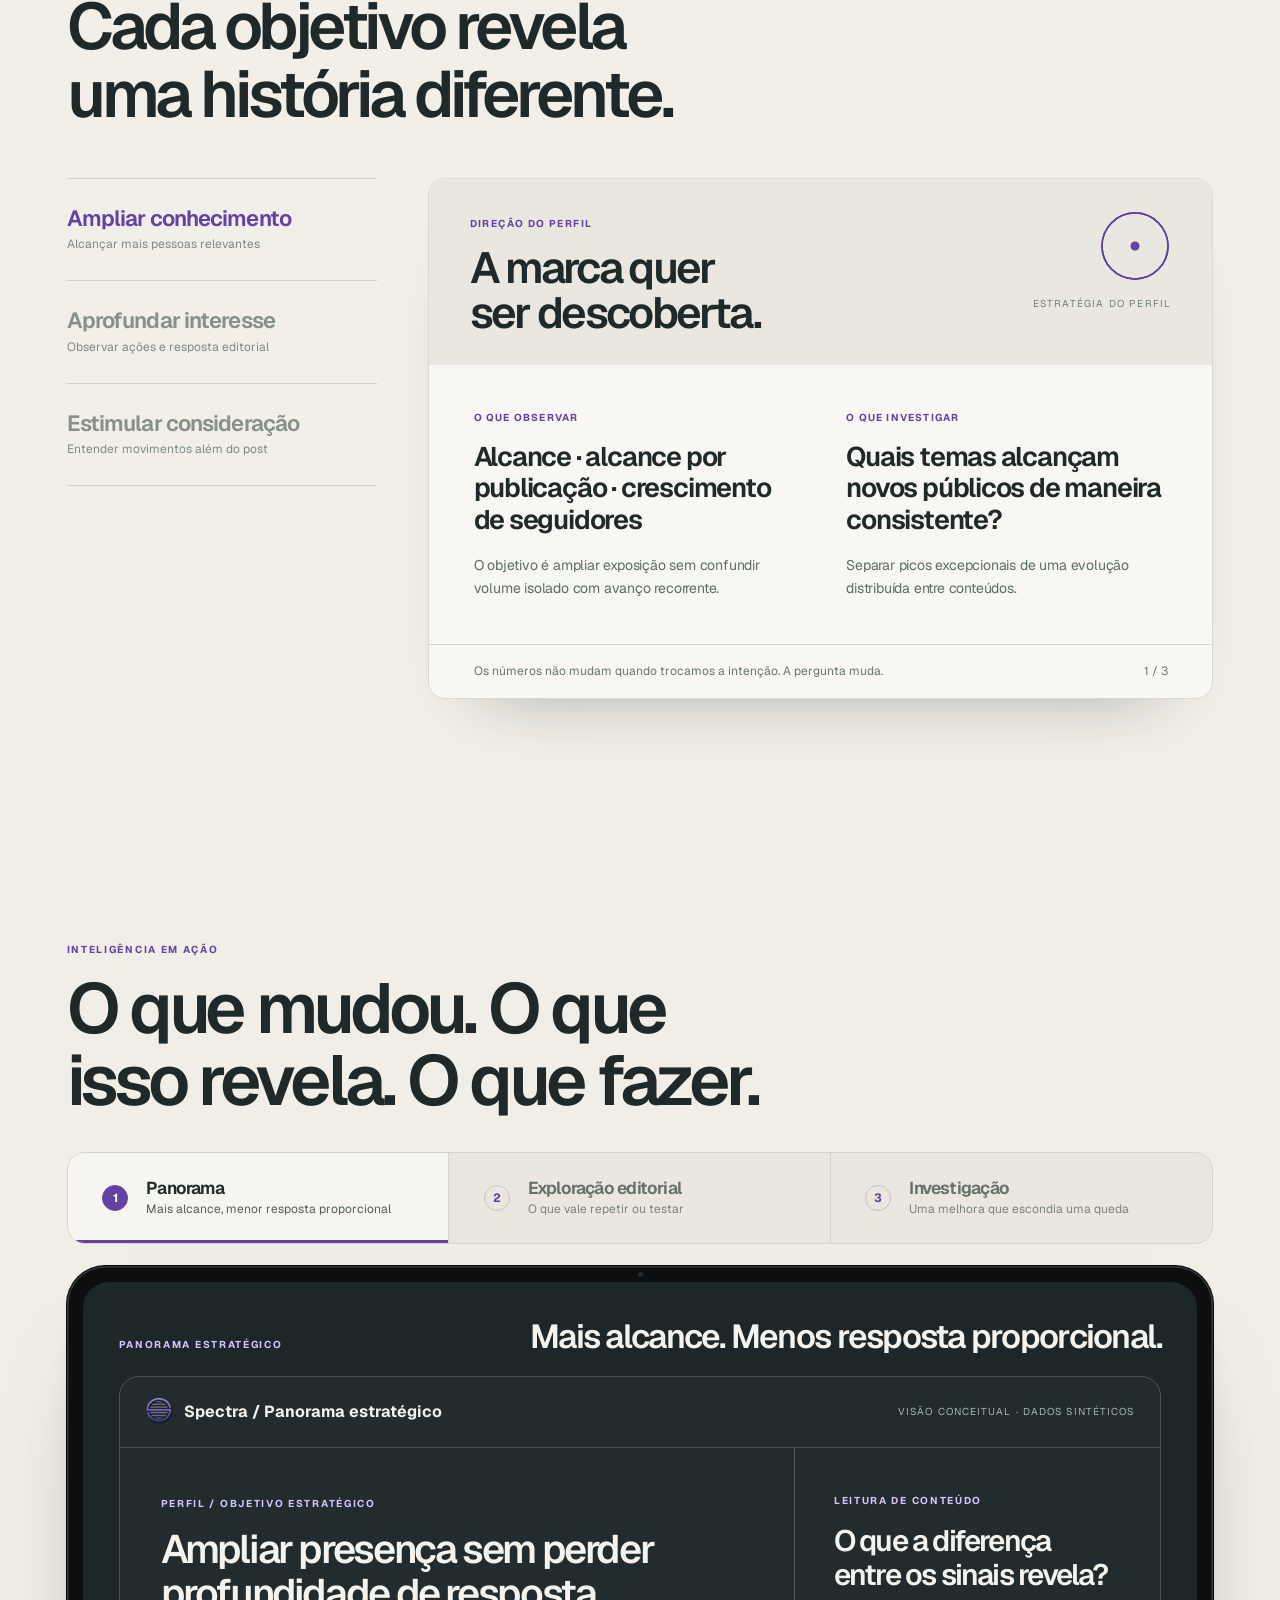
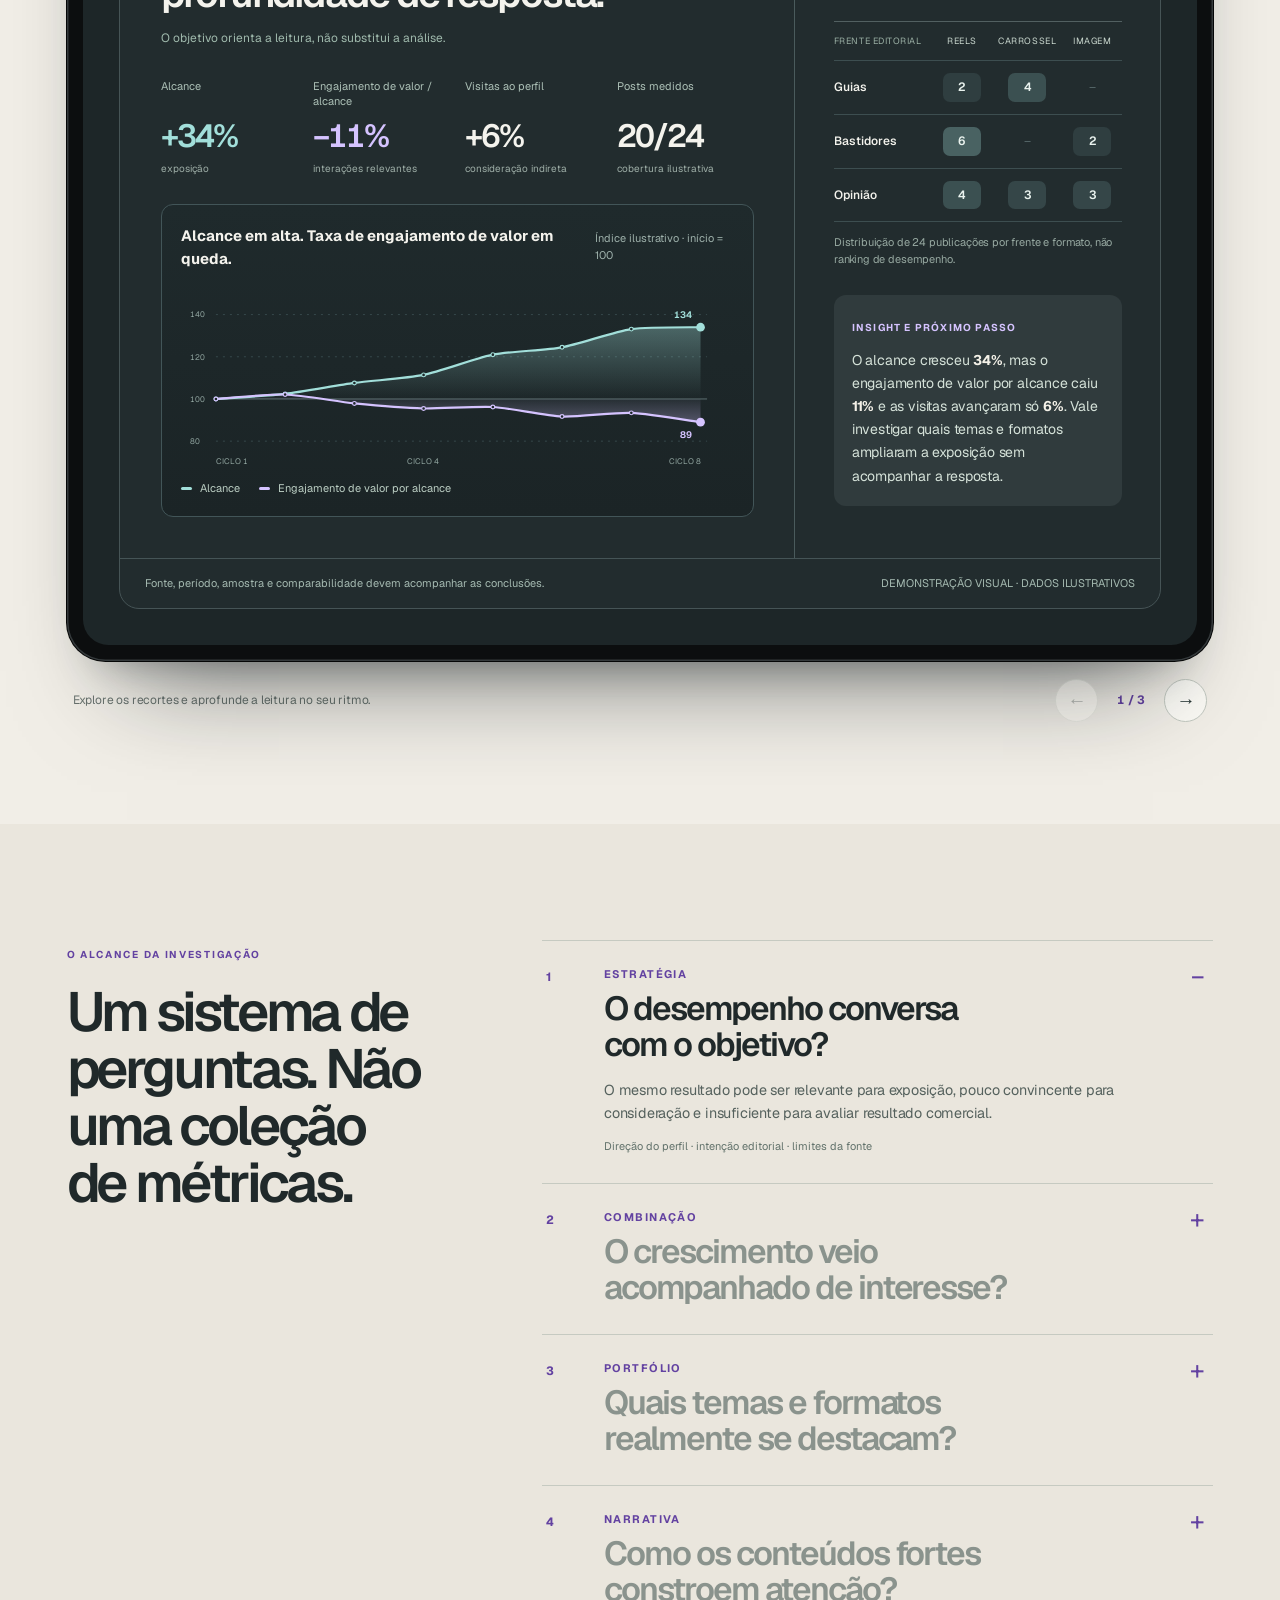
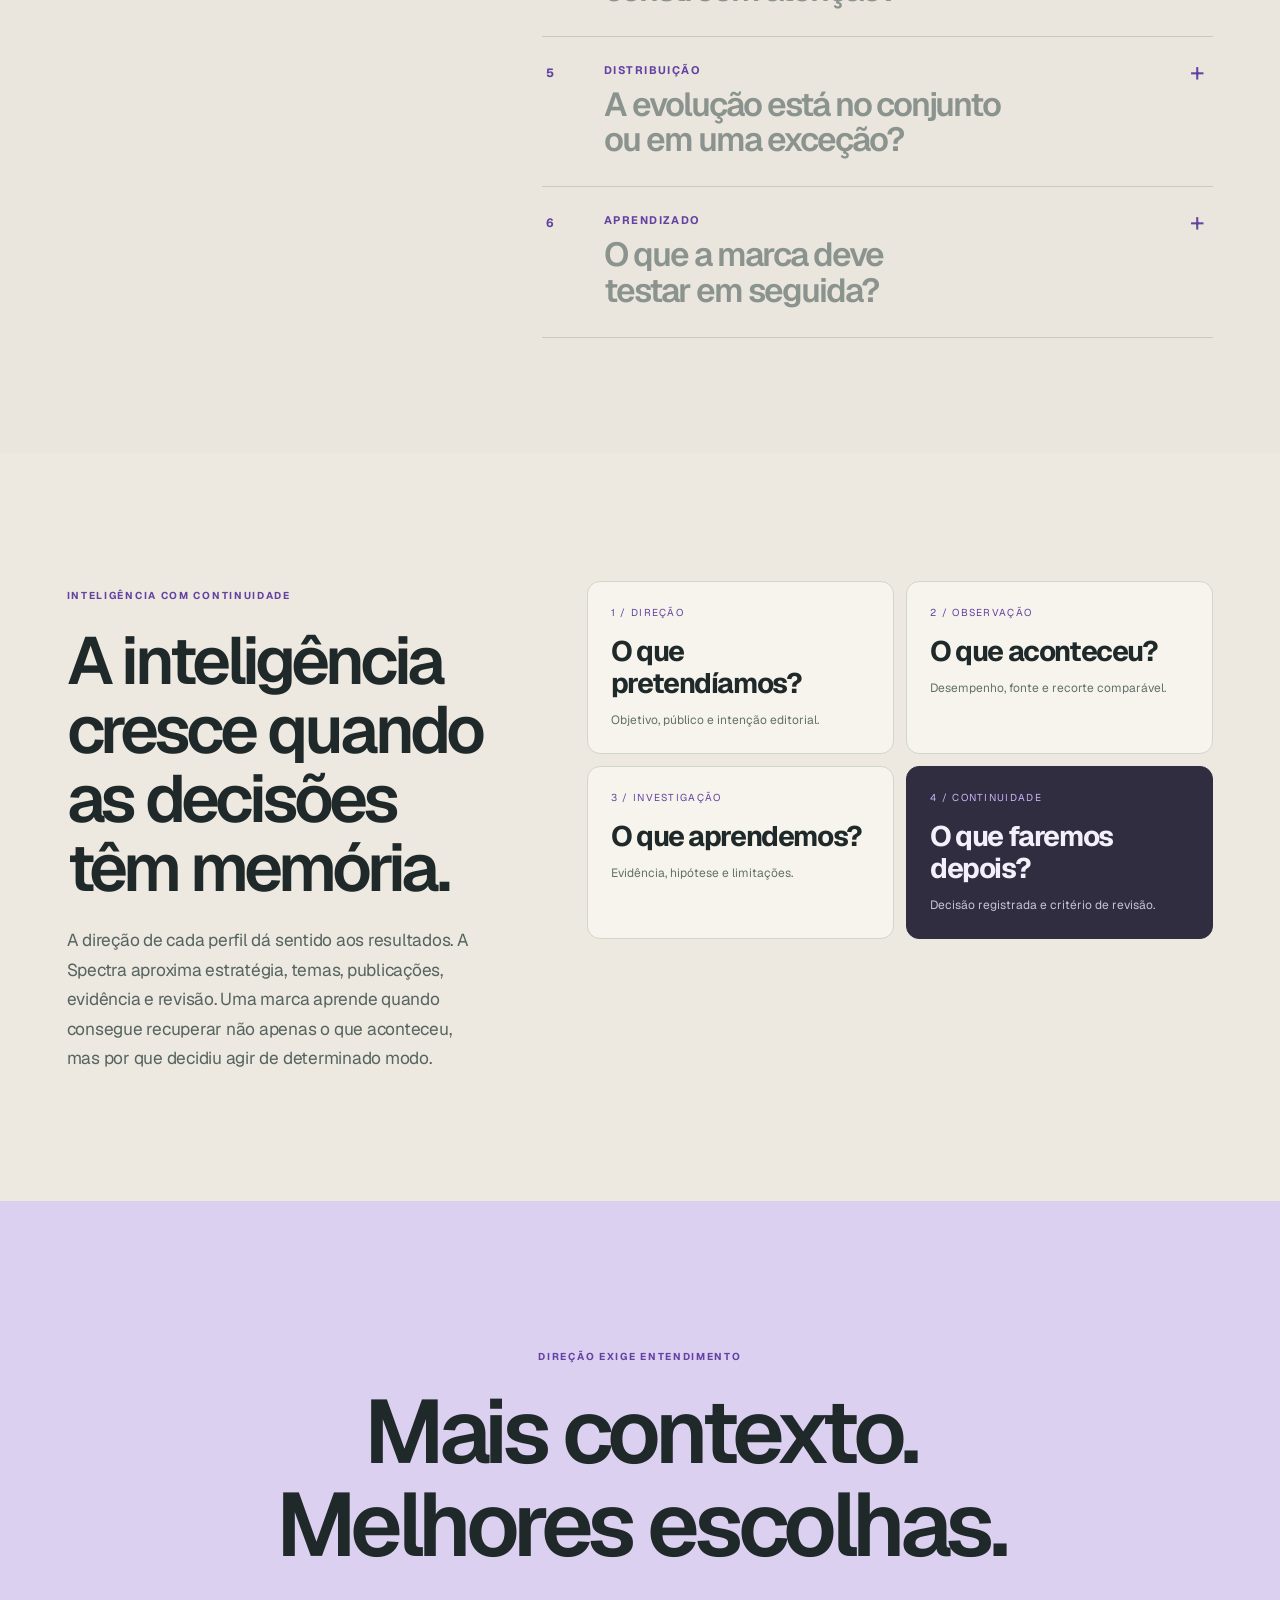
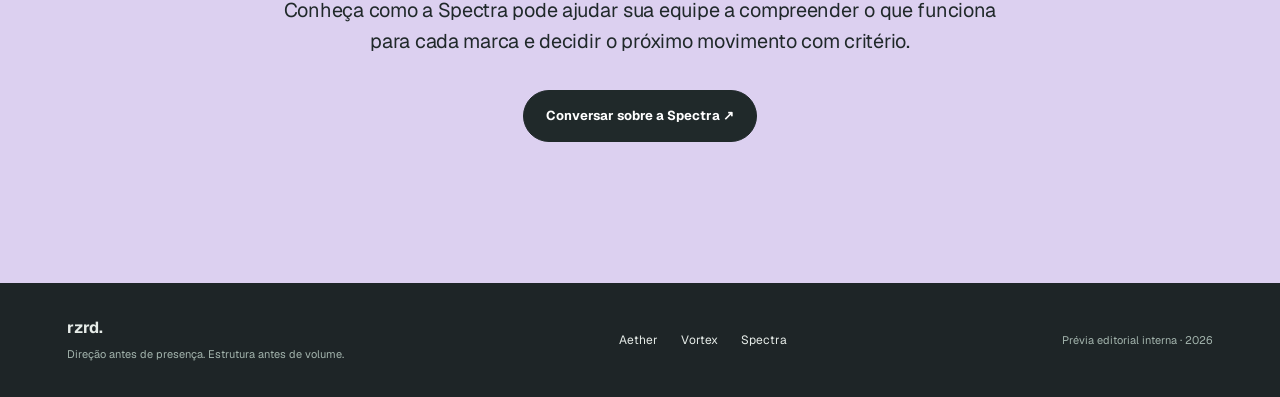
<file: spectra/index.html>
<!DOCTYPE html>
<html lang="pt-BR">
<head>
<meta charset="utf-8"/>
<meta content="width=device-width, initial-scale=1" name="viewport"/>
<meta content="noindex,nofollow" name="robots"/>
<meta content="#F4F1E8" name="theme-color"/>
<title>Spectra: Inteligência orientada pela estratégia | Rzrd.</title>
<meta content="A Spectra relaciona estratégia, desempenho, temas, formatos e narrativas para orientar decisões editoriais com evidências." name="description"/>
<link href="favicon.svg" rel="icon" type="image/svg+xml"/>
<link as="font" crossorigin="" href="fonts/geist-latin.woff2" rel="preload" type="font/woff2"/>
<link href="css/base.css?v=6" rel="stylesheet"/>
<link href="css/upgrade.css?v=6" rel="stylesheet"/>
</head>
<body>
<header class="header"><div class="wrap head-inner"><a aria-label="Rzrd., início" class="brand" href="https://rzrd.com.br"><span class="brand-square">R.</span><span class="brand-letters">rzrd.<small>DIREÇÃO · CRIAÇÃO · INTELIGÊNCIA</small></span></a><nav aria-label="Navegação principal" class="nav"><a href="https://rzrd.com.br/aether/">Aether</a><a href="https://rzrd.com.br/vortex/">Vortex</a><a class="is-current" href="#inicio">Spectra</a><a class="action" href="mailto:contato@rzrd.com.br?subject=Quero%20conhecer%20a%20Spectra">Conhecer a Spectra</a></nav><button aria-controls="mobileMenu" aria-expanded="false" class="menu-button" id="menuButton">Menu</button></div></header>
<nav aria-label="Navegação móvel" class="mobile-menu" id="mobileMenu"><a href="https://rzrd.com.br/aether/">Aether</a><a href="https://rzrd.com.br/vortex/">Vortex</a><a href="#inicio">Spectra</a><a href="mailto:contato@rzrd.com.br?subject=Quero%20conhecer%20a%20Spectra">Entrar em contato</a></nav>
<main id="inicio">
<section class="hero" id="inicio"><div class="wrap hero-grid"><div class="hero-editorial"><h1>Enxergue o que <em>move os resultados.</em></h1><p class="lead">A estratégia indica o que importa. A Spectra cruza dados e contexto para investigar o que funciona para cada perfil, compreender padrões de conteúdo e orientar o próximo movimento.</p><div class="hero-actions"><a class="action" href="#estrategia">Explore a inteligência <span aria-hidden="true">↘</span></a><a class="text-link" href="#experiencia">Veja a Spectra em ação <span aria-hidden="true">↗</span></a></div><div class="hero-foot">Estratégia → evidência → direção editorial</div></div><div class="concept"><div class="sx-photo"><div class="sx-deck"></div><div class="sx-lid"><img alt="" class="sx-photo-img" height="860" src="img/laptop.jpg" width="1210"/><div class="sx-screen"><div class="sx-app"><div class="sx-bar"><img alt="Símbolo oficial da Spectra" src="img/spectra-mark.png"/><b>Spectra</b><em>VISÃO ESTRATÉGICA / DADOS ILUSTRATIVOS</em></div><div class="sx-body"><div class="sx-row"><div class="sx-intent"><span class="sx-k">ESTRATÉGIA DO PERFIL / OBJETIVO ATIVO</span><strong>Consolidar relevância e consideração.</strong><p>Os sinais importam na medida em que respondem ao que a marca pretende construir.</p></div><div class="sx-q"><span class="sx-k">LEITURA CRUZADA</span><div>Mais pessoas chegaram.<br/>O interesse acompanhou?</div></div></div><div class="sx-kpis"><div><span>Alcance</span><strong>+34%</strong><small>exposição</small></div><div><span>Engajamento de valor / alcance</span><strong>−11%</strong><small>ações observáveis</small></div><div><span>Visitas ao perfil</span><strong>+6%</strong><small>consideração indireta</small></div></div><div class="sx-resp"><span class="sx-k">PRÓXIMA PERGUNTA</span><p>Quais temas, formatos e estruturas produziram interesse e em quais publicações o alcance não se converteu em ações relevantes?</p></div><div class="sx-flow"><span>Objetivo</span><i>→</i><span>Sinais combinados</span><i>→</i><span>Padrões de conteúdo</span><i>→</i><span>Hipótese</span></div></div></div></div></div></div></div></div></section>
<section class="section thesis"><div class="wrap thesis-grid"><div><span class="eyebrow">O ponto de partida</span><h2>Não existe métrica certa <em>sem uma pergunta certa.</em></h2></div><p>Alcance pode indicar exposição. Comentários, salvamentos e compartilhamentos ajudam a observar resposta ao conteúdo. Visitas podem sinalizar consideração. Mas o significado de cada indicador depende da estratégia, do público e do que a marca pretende alcançar.</p></div></section>
<section class="section v5-strategy" id="estrategia"><div class="wrap"><div class="v5-section-head"><div><span class="eyebrow accent">Estratégia antes da análise</span><h2 class="section-title">Cada objetivo revela uma história diferente.</h2></div></div><div class="v5-strategy-stage"><div aria-label="Objetivo da estratégia" class="v5-strategy-nav" role="tablist"><button aria-selected="true" class="v5-strategy-tab active" data-goal="0" role="tab" type="button">Ampliar conhecimento <span>Alcançar mais pessoas relevantes</span></button><button aria-selected="false" class="v5-strategy-tab" data-goal="1" role="tab" type="button">Aprofundar interesse <span>Observar ações e resposta editorial</span></button><button aria-selected="false" class="v5-strategy-tab" data-goal="2" role="tab" type="button">Estimular consideração <span>Entender movimentos além do post</span></button></div><div aria-live="polite" class="v5-strategy-panel"><div class="v5-strategy-panel-top"><div><span class="v5-ui-kicker">DIREÇÃO DO PERFIL</span><h3 id="v5-goal-title">A marca quer ser descoberta.</h3></div><span class="v5-profile-token">ESTRATÉGIA DO PERFIL</span></div><div class="v5-strategy-detail"><div><small>O QUE OBSERVAR</small><strong id="v5-goal-metrics">Alcance · alcance por publicação · crescimento de seguidores</strong><p id="v5-goal-context">O objetivo é ampliar exposição sem confundir volume isolado com avanço recorrente.</p></div><div><small>O QUE INVESTIGAR</small><strong id="v5-goal-question">Quais temas alcançam novos públicos de maneira consistente?</strong><p id="v5-goal-next">Separar picos excepcionais de uma evolução distribuída entre conteúdos.</p></div></div><div class="v5-strategy-foot"><span>Os números não mudam quando trocamos a intenção. A pergunta muda.</span><span id="v5-goal-count">1 / 3</span></div></div></div></div></section>
<section aria-labelledby="v10-showcase-title" class="section v10-showcase" id="experiencia">
<div class="wrap">
<div class="v10-showcase-head">
<span class="eyebrow accent">Inteligência em ação</span>
<h2 class="section-title" id="v10-showcase-title">O que mudou. O que isso revela. O que fazer.</h2>
</div>
<div class="v10-showcase-shell">
<div aria-label="Explore as demonstrações da Spectra" class="v10-demo-nav" role="tablist">
<button aria-controls="v10-scene-0" aria-selected="true" class="v10-demo-tab active" data-demo="0" id="v10-tab-0" role="tab" tabindex="0" type="button"><span class="v10-step">1</span><span class="v10-tab-copy"><strong>Panorama</strong><small>Mais alcance, menor resposta proporcional</small></span></button>
<button aria-controls="v10-scene-1" aria-selected="false" class="v10-demo-tab" data-demo="1" id="v10-tab-1" role="tab" tabindex="-1" type="button"><span class="v10-step">2</span><span class="v10-tab-copy"><strong>Exploração editorial</strong><small>O que vale repetir ou testar</small></span></button>
<button aria-controls="v10-scene-2" aria-selected="false" class="v10-demo-tab" data-demo="2" id="v10-tab-2" role="tab" tabindex="-1" type="button"><span class="v10-step">3</span><span class="v10-tab-copy"><strong>Investigação</strong><small>Uma melhora que escondia uma queda</small></span></button>
</div>
<div class="v10-showcase-content">
<section aria-labelledby="v10-tab-0" class="v10-scene dashboard" id="v10-scene-0" role="tabpanel"><div class="v10-panel-heading"><span class="eyebrow">Panorama estratégico</span><h3>Mais alcance. Menos resposta proporcional.</h3></div><div class="dashboard-shell"><div class="dash-top"><div class="brand"><img alt="" src="img/spectra-mark.png"/> Spectra / Panorama estratégico</div><small>visão conceitual · dados sintéticos</small></div><div class="v5-dash-ui"><div class="v5-dash-main"><div class="v5-dash-intent"><span class="eyebrow" style="color:var(--lav)">PERFIL / OBJETIVO ESTRATÉGICO</span><strong>Ampliar presença sem perder profundidade de resposta.</strong><small>O objetivo orienta a leitura, não substitui a análise.</small></div><div class="v5-dash-counters"><div><span>Alcance</span><strong class="mint">+34%</strong><small>exposição</small></div><div><span>Engajamento de valor / alcance</span><strong class="lavender">−11%</strong><small>interações relevantes</small></div><div><span>Visitas ao perfil</span><strong>+6%</strong><small>consideração indireta</small></div><div><span>Posts medidos</span><strong>20/24</strong><small>cobertura ilustrativa</small></div></div><div class="v5-chart-frame"><div class="v5-chart-caption"><strong>Alcance em alta. Taxa de engajamento de valor em queda.</strong><span>Índice ilustrativo · início = 100</span></div><svg aria-label="Gráfico ilustrativo com alcance em alta e engajamento de valor por alcance em leve queda, ambos com índice inicial 100" class="v5-wide-chart" role="img" viewbox="0 0 760 266"><g stroke="#435355" stroke-width="1"><path d="M48 42H723M48 100H723M48 158H723M48 216H723"></path><path d="M48 42V216"></path></g><g fill="#95AAA5" font-family="Arial,sans-serif" font-size="12"><text x="12" y="47">140</text><text x="12" y="105">120</text><text x="12" y="163">100</text><text x="12" y="221">80</text><text x="50" y="246">CICLO 1</text><text x="385" y="246">CICLO 4</text><text x="675" y="246">CICLO 8</text></g><path d="M48 158 L142 151 L237 136 L332 125 L427 97 L522 87 L617 62 L714 59" fill="none" stroke="#A2DFDA" stroke-linecap="round" stroke-width="4"></path><path d="M48 158 L142 152 L237 164 L332 171 L427 169 L522 182 L617 177 L714 190" fill="none" stroke="#D5C3FF" stroke-linecap="round" stroke-width="4"></path><circle cx="714" cy="59" fill="#A2DFDA" r="6"></circle><circle cx="714" cy="190" fill="#D5C3FF" r="6"></circle></svg><div class="v5-chart-legend"><span><i class="mint"></i>Alcance</span><span><i class="lavender"></i>Engajamento de valor por alcance</span></div></div></div><div class="v5-dash-aside"><div class="v5-dash-side-head"><span class="eyebrow" style="color:var(--lav)">LEITURA DE CONTEÚDO</span><h3>O que a diferença entre os sinais revela?</h3></div><div class="v5-topic-matrix"><div class="v5-matrix-head"><span>FRENTE EDITORIAL</span><span>REELS</span><span>CARROSSEL</span><span>IMAGEM</span></div><div><b>Guias</b><span>2</span><span>4</span><span class="empty"></span></div><div><b>Bastidores</b><span>6</span><span class="empty"></span><span>2</span></div><div><b>Opinião</b><span>4</span><span>3</span><span>3</span></div></div><p class="v5-matrix-note">Distribuição de 24 publicações por frente e formato, não ranking de desempenho.</p><div class="v5-dash-questions"><span>INSIGHT E PRÓXIMO PASSO</span><p>O alcance cresceu <strong>34%</strong>, mas o engajamento de valor por alcance caiu <strong>11%</strong> e as visitas avançaram só <strong>6%</strong>. Vale investigar quais temas e formatos ampliaram a exposição sem acompanhar a resposta.</p></div></div></div><div class="dash-foot"><span>Fonte, período, amostra e comparabilidade devem acompanhar as conclusões.</span><span>DEMONSTRAÇÃO VISUAL · DADOS ILUSTRATIVOS</span></div></div></section>
<section aria-labelledby="v10-tab-1" class="v10-scene v5-editorial" hidden="" id="v10-scene-1" role="tabpanel"><div class="v10-panel-heading"><span class="eyebrow">Inteligência de conteúdo</span><h3>O que vale repetir? O que merece um teste?</h3></div><div class="v5-editorial-grid"><div aria-label="Lentes de análise editorial" class="v5-editorial-selector" role="tablist"><button aria-selected="true" class="v5-editorial-tab active" data-lens="0" role="tab" type="button"><span>1 / TEMAS × FORMATOS</span><strong>A vantagem do formato quase some no mesmo tema.</strong></button><button aria-selected="false" class="v5-editorial-tab" data-lens="1" role="tab" type="button"><span>2 / SINAIS COMBINADOS</span><strong>Mais curtidas, menos salvamentos por alcance.</strong></button><button aria-selected="false" class="v5-editorial-tab" data-lens="2" role="tab" type="button"><span>3 / ESTRUTURA NARRATIVA</span><strong>Exemplos práticos aparecem mais entre os líderes.</strong></button></div><div class="v5-editorial-stage"><div class="v5-lens active" id="v5-lens-0"><div class="v5-lens-label">COMPOSIÇÃO / A VANTAGEM APARENTE</div><h3>Dentro de tutoriais, os formatos quase empatam.</h3><p>Carrosséis superam Reels na média geral: 80 contra 40 salvamentos por publicação. Nos tutoriais, são 84 contra 82.</p><div class="v5-side-compare"><div><small>Média geral de salvamentos por publicação</small><div class="v5-bar-item"><span>Carrosséis</span><i style="--v:100%"></i><b>80</b></div><div class="v5-bar-item"><span>Reels</span><i style="--v:50%"></i><b>40</b></div></div><div><small>Somente conteúdos de tutorial</small><div class="v5-bar-item"><span>Carrosséis</span><i style="--v:100%"></i><b>84</b></div><div class="v5-bar-item"><span>Reels</span><i style="--v:97.6%"></i><b>82</b></div></div></div><div class="v5-lens-callout"><b>Insight e próximo teste</b><p>A vantagem geral do carrossel quase desaparece ao comparar tutoriais. Teste a mesma pauta nos dois formatos antes de decidir qual priorizar.</p></div></div><div class="v5-lens" id="v5-lens-1"><div class="v5-lens-label">QUALIDADE DA RESPOSTA / INDICADORES EM CONTRASTE</div><h3>Mais curtidas. Menos salvamentos por alcance.</h3><p>As curtidas aumentaram 40%, mas a taxa de salvamentos por alcance caiu de 1,2% para 0,7%.</p><div class="v5-signal-contrast"><div><span>Curtidas</span><strong>+40%</strong><small>variação entre períodos</small></div><div><span>Salvamentos / alcance</span><strong>1,2% → 0,7%</strong><small>coortes comparáveis</small></div></div><div class="v5-composition"><span>O que o conjunto pode incluir</span><div><i>Comentários</i><i>Salvamentos</i><i>Compartilhamentos</i></div><small>“Engajamento de valor” é uma convenção de análise. Não é uma medida automática de intenção positiva.</small></div><div class="v5-lens-callout"><b>Insight e próximo teste</b><p>O crescimento das curtidas não veio acompanhado desse sinal de interesse proporcional. Reveja os temas e convites das publicações antes de repetir a abordagem.</p></div></div><div class="v5-lens" id="v5-lens-2"><div class="v5-lens-label">DISSECAR PUBLICAÇÕES / PADRÕES DE NARRATIVA</div><h3>Aplicações concretas aparecem mais nos conteúdos líderes.</h3><p>Seis dos oito líderes apresentam uma aplicação prática. Entre os outros 24 conteúdos, isso ocorre em quatro.</p><div class="v5-narrative-anatomy"><div class="v5-narrative-stat"><strong>6 de 8</strong><span>conteúdos líderes com aplicação concreta</span></div><div class="v5-narrative-stat"><strong>4 de 24</strong><span>demais conteúdos com essa característica</span></div></div><div class="v5-anatomy-track"><div><small>ABERTURA</small><b>Qual promessa desperta atenção?</b></div><div><small>DESENVOLVIMENTO</small><b>Como a ideia ganha prova ou aplicação?</b></div><div><small>ENCERRAMENTO</small><b>Que ação a publicação convida a realizar?</b></div></div><div class="v5-lens-callout"><b>Insight e próximo teste</b><p>Há uma associação que merece teste, não uma causa comprovada. Experimente abrir um conteúdo com aplicação concreta e compare com uma versão equivalente.</p></div></div><div class="v5-editorial-stage-bottom"><span>LEITURA EXPLORATÓRIA · DADOS SINTÉTICOS</span><button class="v7-open-ranking" data-open="ranking-modal" type="button">Explorar ranking e dissecação <span aria-hidden="true">↗</span></button><span id="v5-lens-count">1 / 3</span></div></div></div></section>
<section aria-labelledby="v10-tab-2" class="v10-scene v10-case" hidden="" id="v10-scene-2" role="tabpanel"><div class="v10-panel-heading"><span class="eyebrow">Um caso em profundidade</span><h3>O total cresceu 95%. A mediana caiu 50%.</h3></div><div class="case-layout"><div aria-label="Etapas da investigação" class="case-tabs" role="tablist"><button aria-controls="case0" aria-selected="true" class="case-tab" data-case="0" id="casetab0" role="tab" type="button"><b>1</b><strong>O total</strong><small>Salvamentos +95%</small></button><button aria-controls="case1" aria-selected="false" class="case-tab" data-case="1" id="casetab1" role="tab" type="button"><b>2</b><strong>O padrão</strong><small>Mediana −50%</small></button><button aria-controls="case2" aria-selected="false" class="case-tab" data-case="2" id="casetab2" role="tab" type="button"><b>3</b><strong>A decisão</strong><small>Investigar sem repetir tudo</small></button></div><div class="case-result"><div class="case-toolbar"><span class="eyebrow">Spectra / Investigação orientada por evidência</span><span id="caseCount">1 / 3</span></div><div aria-labelledby="casetab0" class="case-slide active" id="case0" role="tabpanel"><h3>Os salvamentos subiram 95%.</h3><p>Foram dez publicações medidas aos sete dias em cada mês. Setembro somou 1.000 salvamentos; outubro, 1.950.</p><div class="case-metrics"><div class="case-metric"><span>Setembro</span><strong>1.000</strong><small>10 posts medidos aos sete dias</small></div><div class="case-metric"><span>Outubro</span><strong>1.950</strong><small>10 posts medidos aos sete dias</small></div></div><div class="barcompare"><div class="item"><strong>Setembro</strong><i style="--w:51.28%"></i><b>1.000</b></div><div class="item"><strong>Outubro</strong><i style="--w:100%"></i><b>1.950</b></div></div><div class="case-callout"><b>O que isso mostra</b><p>O total melhorou. Ainda falta saber se essa melhora se espalhou pelos conteúdos.</p></div></div>
<div aria-labelledby="casetab1" class="case-slide" id="case1" role="tabpanel"><h3>Um único post sustenta a melhora.</h3><p>Em outubro, um conteúdo teve 1.500 salvamentos. Os outros nove tiveram 50 cada. A mediana caiu de 100 para 50.</p><div class="distribution-chart"><svg aria-label="Distribuição dos salvamentos: dez posts com 100 em setembro; nove com 50 e um com 1500 em outubro" role="img" viewbox="0 0 680 270"><g font-family="Arial,sans-serif"><g stroke="#DDE0D9" stroke-width="1"><line x1="78" x2="645" y1="218" y2="218"></line><line x1="78" x2="645" y1="158" y2="158"></line><line x1="78" x2="645" y1="98" y2="98"></line><line x1="78" x2="645" y1="38" y2="38"></line></g><g fill="#637169" font-size="11"><text text-anchor="end" x="68" y="222">0</text><text text-anchor="end" x="68" y="162">500</text><text text-anchor="end" x="68" y="102">1.000</text><text text-anchor="end" x="68" y="42">1.500</text><text text-anchor="middle" x="225" y="254">Setembro</text><text text-anchor="middle" x="502" y="254">Outubro</text></g><g fill="#83C5C0" stroke="#F8F9F6" stroke-width="2"><circle cx="120" cy="206" r="8"></circle><circle cx="143" cy="206" r="8"></circle><circle cx="166" cy="206" r="8"></circle><circle cx="189" cy="206" r="8"></circle><circle cx="212" cy="206" r="8"></circle><circle cx="235" cy="206" r="8"></circle><circle cx="258" cy="206" r="8"></circle><circle cx="281" cy="206" r="8"></circle><circle cx="304" cy="206" r="8"></circle><circle cx="327" cy="206" r="8"></circle></g><g fill="#9F7BCF" stroke="#F8F9F6" stroke-width="2"><circle cx="395" cy="212" r="8"></circle><circle cx="417" cy="212" r="8"></circle><circle cx="439" cy="212" r="8"></circle><circle cx="461" cy="212" r="8"></circle><circle cx="483" cy="212" r="8"></circle><circle cx="505" cy="212" r="8"></circle><circle cx="527" cy="212" r="8"></circle><circle cx="549" cy="212" r="8"></circle><circle cx="571" cy="212" r="8"></circle></g><circle cx="612" cy="38" fill="#60429B" r="11" stroke="#F8F9F6" stroke-width="3"></circle><text fill="#624399" font-size="12" font-weight="bold" text-anchor="middle" x="610" y="20">1.500</text><g fill="#698078" font-size="10"><text text-anchor="end" x="335" y="196">10 × 100</text><text x="585" y="204">9 × 50</text></g></g></svg></div><div class="interim"><div><strong>100 → 50</strong><span>mediana por publicação, −50%</span></div><div><strong>79,5%</strong><span>concentração nos dois maiores posts de outubro</span></div></div><div class="case-callout"><b>O insight</b><p>A rotina ficou pior, embora o total do mês tenha aumentado.</p></div></div>
<div aria-labelledby="casetab2" class="case-slide" id="case2" role="tabpanel"><h3>Investigar o pico. Recuperar a rotina.</h3><p>O resultado excepcional merece estudo, mas não justifica repetir toda a estratégia. As próximas ações precisam ser diferentes.</p><div class="interim"><div><strong>Investigação A</strong><span>O que torna a publicação de 1.500 salvamentos diferente?</span></div><div><strong>Investigação B</strong><span>Por que a rotina caiu de 100 para 50 de mediana?</span></div></div><div class="case-callout"><b>O que fazer</b><p>Estudar o post excepcional e testar uma mudança na série habitual antes de ampliar a produção.</p></div><p class="case-note">A análise identifica o contraste, não a causa. A decisão é uma hipótese editorial a ser revisada com dados comparáveis.</p></div><div class="case-end"><span>DADOS SINTÉTICOS · UMA DEMONSTRAÇÃO ANALÍTICA</span><button id="nextCase" type="button">Próxima perspectiva ↗</button></div></div></div></section>
</div>
<div class="v10-showcase-bottom">
<p class="v10-bottom-hint">Explore os recortes e aprofunde a leitura no seu ritmo.</p>
<div class="v10-demo-arrows"><button aria-label="Demonstração anterior" class="v10-arrow" id="v10-prev" type="button">←</button><span aria-live="polite" class="v10-demo-count">1 / 3</span><button aria-label="Próxima demonstração" class="v10-arrow" id="v10-next" type="button">→</button></div>
</div>
</div>
</div>
</section>
<section class="section insights"><div class="wrap"><div class="insights-head"><div><span class="eyebrow accent">O alcance da investigação</span><h2 class="section-title">Um sistema de perguntas. Não uma coleção de métricas.</h2></div></div><div aria-label="Capacidades de investigação" class="v10-cap-rail" role="group"><article class="v10-cap active" data-cap="0">
<button aria-controls="v10-cap-body-0" aria-expanded="true" class="v10-cap-trigger" type="button">
<span class="v10-cap-index" data-number="1">1 / ESTRATÉGIA</span><strong class="v10-cap-short">Estratégia</strong><span aria-hidden="true" class="v10-cap-indicator">−</span>
</button>
<div aria-hidden="false" class="v10-cap-body" id="v10-cap-body-0"><h3>O desempenho conversa com o objetivo?</h3><p>O mesmo resultado pode ser relevante para exposição, pouco convincente para consideração e insuficiente para avaliar resultado comercial.</p><div class="v10-cap-ref">Direção do perfil · intenção editorial · limites da fonte</div></div>
</article><article class="v10-cap" data-cap="1">
<button aria-controls="v10-cap-body-1" aria-expanded="false" class="v10-cap-trigger" type="button">
<span class="v10-cap-index" data-number="2">2 / COMBINAÇÃO</span><strong class="v10-cap-short">Combinação</strong><span aria-hidden="true" class="v10-cap-indicator">+</span>
</button>
<div aria-hidden="true" class="v10-cap-body" id="v10-cap-body-1"><h3>O crescimento veio acompanhado de interesse?</h3><p>Relacione alcance, engajamento de valor, visitas e distribuição de interações sem transformar um indicador em explicação para todos os outros.</p><div class="v10-cap-ref">Composição · taxas · período · cobertura</div></div>
</article><article class="v10-cap" data-cap="2">
<button aria-controls="v10-cap-body-2" aria-expanded="false" class="v10-cap-trigger" type="button">
<span class="v10-cap-index" data-number="3">3 / PORTFÓLIO</span><strong class="v10-cap-short">Portfólio</strong><span aria-hidden="true" class="v10-cap-indicator">+</span>
</button>
<div aria-hidden="true" class="v10-cap-body" id="v10-cap-body-2"><h3>Quais temas e formatos realmente se destacam?</h3><p>Compare grupos equivalentes. O formato aparentemente vencedor pode concentrar justamente os assuntos mais fortes daquele perfil.</p><div class="v10-cap-ref">Tema × formato · amostra · comparabilidade</div></div>
</article><article class="v10-cap" data-cap="3">
<button aria-controls="v10-cap-body-3" aria-expanded="false" class="v10-cap-trigger" type="button">
<span class="v10-cap-index" data-number="4">4 / NARRATIVA</span><strong class="v10-cap-short">Narrativa</strong><span aria-hidden="true" class="v10-cap-indicator">+</span>
</button>
<div aria-hidden="true" class="v10-cap-body" id="v10-cap-body-3"><h3>Como os conteúdos fortes constroem atenção?</h3><p>Investigue a promessa da abertura, a estrutura de desenvolvimento, a presença de exemplos e o convite final sem presumir causa.</p><div class="v10-cap-ref">Legendas · padrões editoriais · análise de mídia condicionada</div></div>
</article><article class="v10-cap" data-cap="4">
<button aria-controls="v10-cap-body-4" aria-expanded="false" class="v10-cap-trigger" type="button">
<span class="v10-cap-index" data-number="5">5 / DISTRIBUIÇÃO</span><strong class="v10-cap-short">Distribuição</strong><span aria-hidden="true" class="v10-cap-indicator">+</span>
</button>
<div aria-hidden="true" class="v10-cap-body" id="v10-cap-body-4"><h3>A evolução está no conjunto ou em uma exceção?</h3><p>Olhe além da média para medianas, quartis, concentração e resultados excepcionais que podem esconder a rotina.</p><div class="v10-cap-ref">Distribuição · sensibilidade · posts individuais</div></div>
</article><article class="v10-cap" data-cap="5">
<button aria-controls="v10-cap-body-5" aria-expanded="false" class="v10-cap-trigger" type="button">
<span class="v10-cap-index" data-number="6">6 / APRENDIZADO</span><strong class="v10-cap-short">Aprendizado</strong><span aria-hidden="true" class="v10-cap-indicator">+</span>
</button>
<div aria-hidden="true" class="v10-cap-body" id="v10-cap-body-5"><h3>O que a marca deve testar em seguida?</h3><p>Transforme um padrão em hipótese pequena, com evidência associada, indicador escolhido e um momento definido de revisão.</p><div class="v10-cap-ref">Evidência · decisão · Caderno · próximo ciclo</div></div>
</article></div></div></section>
<section class="section memory"><div class="wrap memory-grid"><div><span class="eyebrow accent">Inteligência com continuidade</span><h2>A inteligência cresce quando as decisões têm memória.</h2><p>A direção de cada perfil dá sentido aos resultados. A Spectra aproxima estratégia, temas, publicações, evidência e revisão. Uma marca aprende quando consegue recuperar não apenas o que aconteceu, mas por que decidiu agir de determinado modo.</p></div><div class="memory-track"><div class="memory-item"><small>1 / DIREÇÃO</small><strong>O que pretendíamos?</strong><span>Objetivo, público e intenção editorial.</span></div><div class="memory-item"><small>2 / OBSERVAÇÃO</small><strong>O que aconteceu?</strong><span>Desempenho, fonte e recorte comparável.</span></div><div class="memory-item"><small>3 / INVESTIGAÇÃO</small><strong>O que aprendemos?</strong><span>Evidência, hipótese e limitações.</span></div><div class="memory-item"><small>4 / CONTINUIDADE</small><strong>O que faremos depois?</strong><span>Decisão registrada e critério de revisão.</span></div></div></div></section>
<section class="cta"><div class="wrap"><span class="eyebrow">Direção exige entendimento</span><h2>Mais contexto. Melhores escolhas.</h2><p>Conheça como a Spectra pode ajudar sua equipe a compreender o que funciona para cada marca e decidir o próximo movimento com critério.</p><a class="action" href="mailto:contato@rzrd.com.br?subject=Quero%20conhecer%20a%20Spectra">Conversar sobre a Spectra ↗</a></div></section>
</main>
<footer class="footer"><div class="wrap"><div><strong>rzrd.</strong><br/><small>Direção antes de presença. Estrutura antes de volume.</small></div><div class="links"><a href="https://rzrd.com.br/aether/">Aether</a><a href="https://rzrd.com.br/vortex/">Vortex</a><a href="#inicio">Spectra</a></div><small>Prévia editorial interna · 2026</small></div></footer>
<div aria-hidden="true" class="v5-modal-backdrop" id="ranking-modal">
<div aria-labelledby="ranking-modal-title" aria-modal="true" class="v5-modal" role="dialog">
<div class="v5-modal-header">
<div>
<span class="eyebrow accent">Spectra / Inteligência de conteúdo</span>
<h3 id="ranking-modal-title">O que os melhores conteúdos têm em comum?</h3>
</div>
<button aria-label="Fechar modal" class="v5-modal-close" data-close="ranking-modal" type="button">×</button>
</div>
<div class="v5-ranking-shell">
<div class="v5-ranking-topbar">
<div>
<h4>Ranking de conteúdos</h4>
<div class="meta">Estudo visual com métricas do ranking de referência · Outubro de 2026</div>
</div>
<div class="meta">Selecione uma publicação para investigar.</div>
</div>
<div class="v5-ranking-filters">
<span class="v5-filter-chip">Formato</span>
<span class="v5-filter-chip">Frente de conteúdo</span>
<span class="v5-filter-chip">Automação</span>
<span class="v5-filter-chip">Colab</span>
<span class="v5-filter-chip">Impulsionamento</span>
<span class="v5-filter-chip">1 de out. de 2026 · 31 de out. de 2026</span>
</div>
<div class="v5-ranking-grid">
<div class="v5-ranking-left">
<div aria-label="Conteúdos do ranking" class="v5-ranking-cards" role="tablist">
<button aria-selected="true" class="v5-rank-card active" data-rank="0" type="button"><span class="v5-rank-no">1.</span><div class="v5-rank-thumb"><img alt="Recorte visual da publicação 1 do ranking de referência" loading="lazy" src="img/rank-1.webp"/></div><span class="v5-rank-title">2027 tem grandes oportunidades para devs.</span></button>
<button aria-selected="false" class="v5-rank-card" data-rank="1" type="button"><span class="v5-rank-no">2.</span><div class="v5-rank-thumb"><img alt="Recorte visual da publicação 2 do ranking de referência" loading="lazy" src="img/rank-2.webp"/></div><span class="v5-rank-title">Reel de opinião com corte direto e promessa clara.</span></button>
<button aria-selected="false" class="v5-rank-card" data-rank="2" type="button"><span class="v5-rank-no">3.</span><div class="v5-rank-thumb"><img alt="Recorte visual da publicação 3 do ranking de referência" loading="lazy" src="img/rank-3.webp"/></div><span class="v5-rank-title">Carrossel técnico com comparação explícita.</span></button>
<button aria-selected="false" class="v5-rank-card" data-rank="3" type="button"><span class="v5-rank-no">4.</span><div class="v5-rank-thumb"><img alt="Recorte visual da publicação 4 do ranking de referência" loading="lazy" src="img/rank-4.webp"/></div><span class="v5-rank-title">Registro de evento com prova social e contexto.</span></button>
<button aria-selected="false" class="v5-rank-card" data-rank="4" type="button"><span class="v5-rank-no">5.</span><div class="v5-rank-thumb"><img alt="Recorte visual da publicação 5 do ranking de referência" loading="lazy" src="img/rank-5.webp"/></div><span class="v5-rank-title">Carrossel com tese forte e desdobramento editorial.</span></button>
</div>
<table aria-label="Métricas e atributos dos conteúdos do ranking" class="v5-ranking-table">
<tbody id="v5-ranking-table-body"></tbody>
</table>
</div>
<div class="v5-ranking-right">
<div class="v5-insight-card">
<div class="v5-insight-head">
<div>
<small id="v5-rank-kicker">CONTEÚDO 1 · CARD</small>
<h4 id="v5-rank-headline">Promessa concreta + contexto de oferta.</h4>
</div>
</div>
<div class="v5-metric-pills" id="v5-rank-pills"></div>
<div class="v5-insight-text" id="v5-rank-summary"></div>
<div class="v5-insight-list">
<div><b>Leitura principal</b><span id="v5-rank-reading"></span></div>
<div><b>O que valeria testar</b><span id="v5-rank-test"></span></div>
</div>
</div>
<div class="v5-anatomy-card">
<small>Dissecação do conteúdo</small>
<h4 id="v5-anatomy-title">Como a publicação se organiza.</h4>
<div class="v5-anatomy-steps" id="v5-anatomy-steps"></div>
<div class="v5-anatomy-note">Leituras ilustrativas: as hipóteses sobre narrativa dependem da análise dos conteúdos completos e de comparação com publicações equivalentes.</div>
</div>
</div>
</div>
</div>
</div>
</div>
<script src="js/base.js?v=6"></script>
<script src="js/upgrade.js?v=6"></script>
</body></html>
</file>
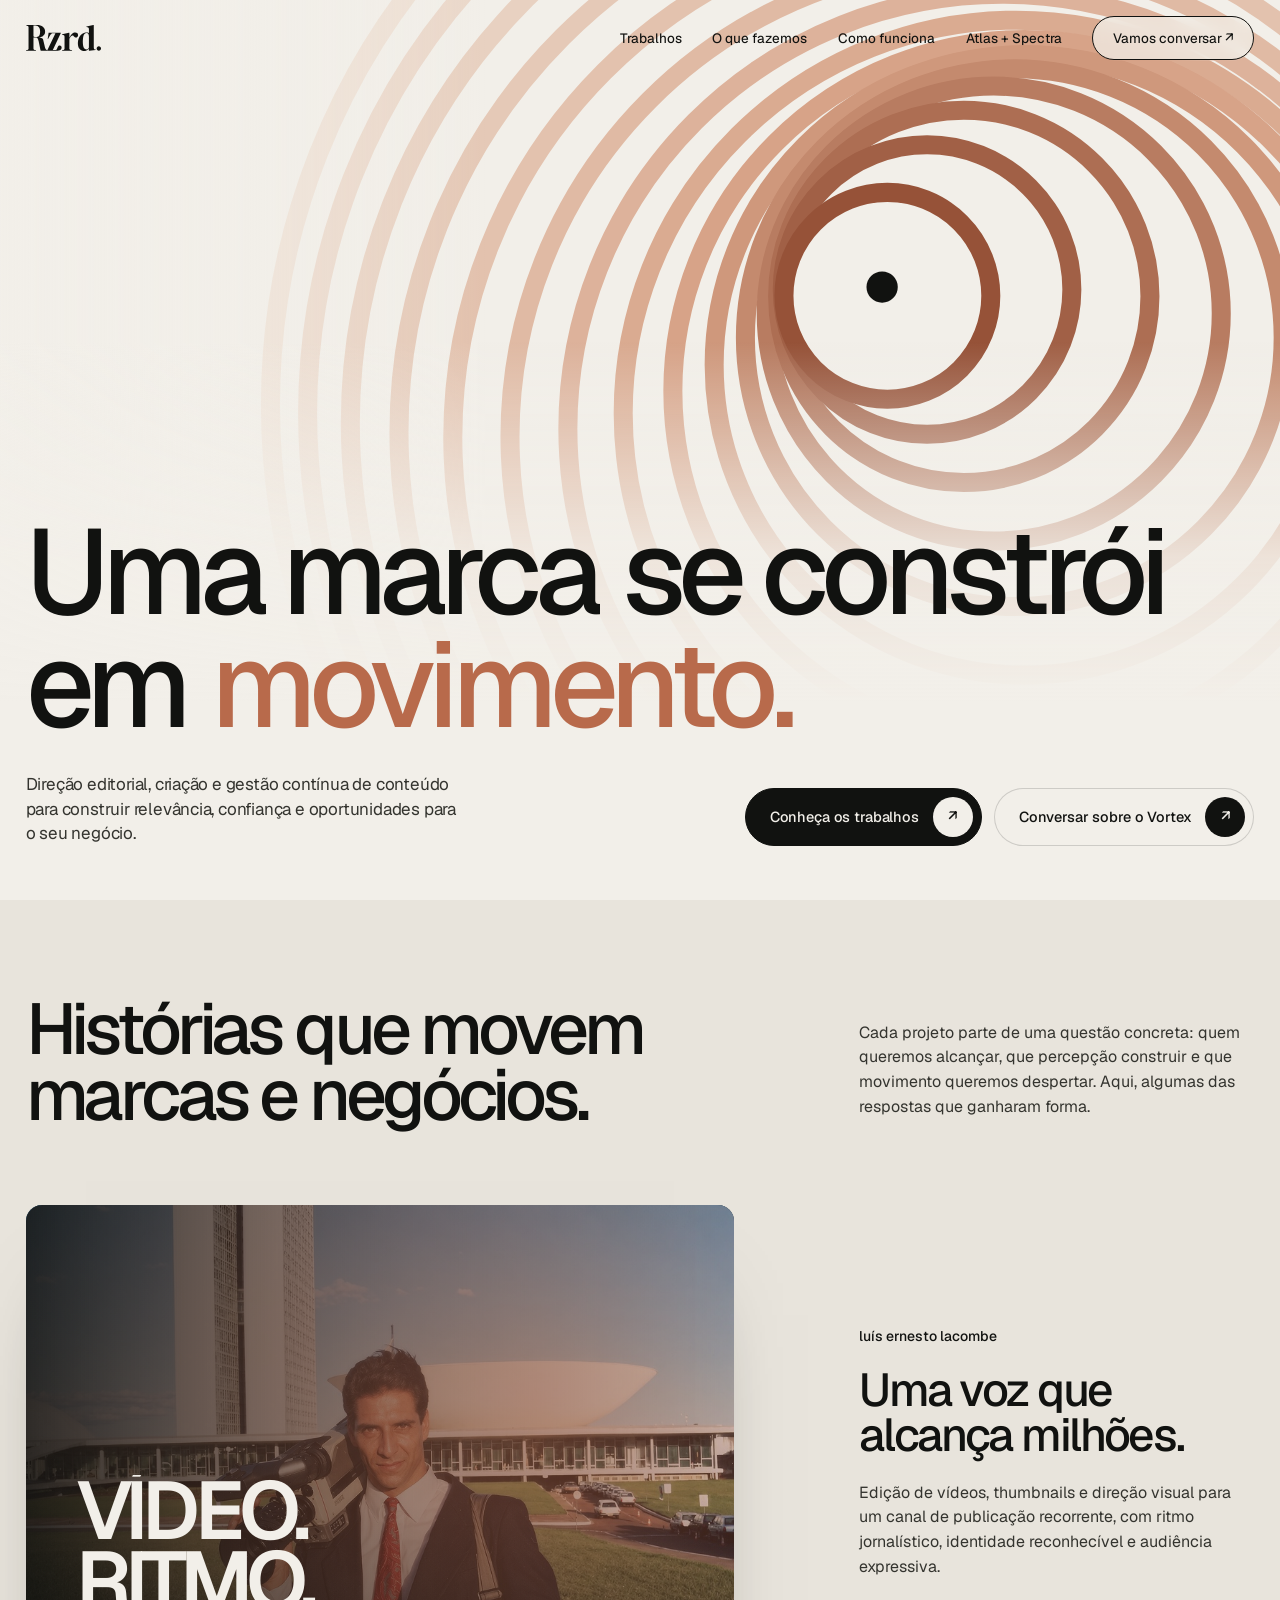
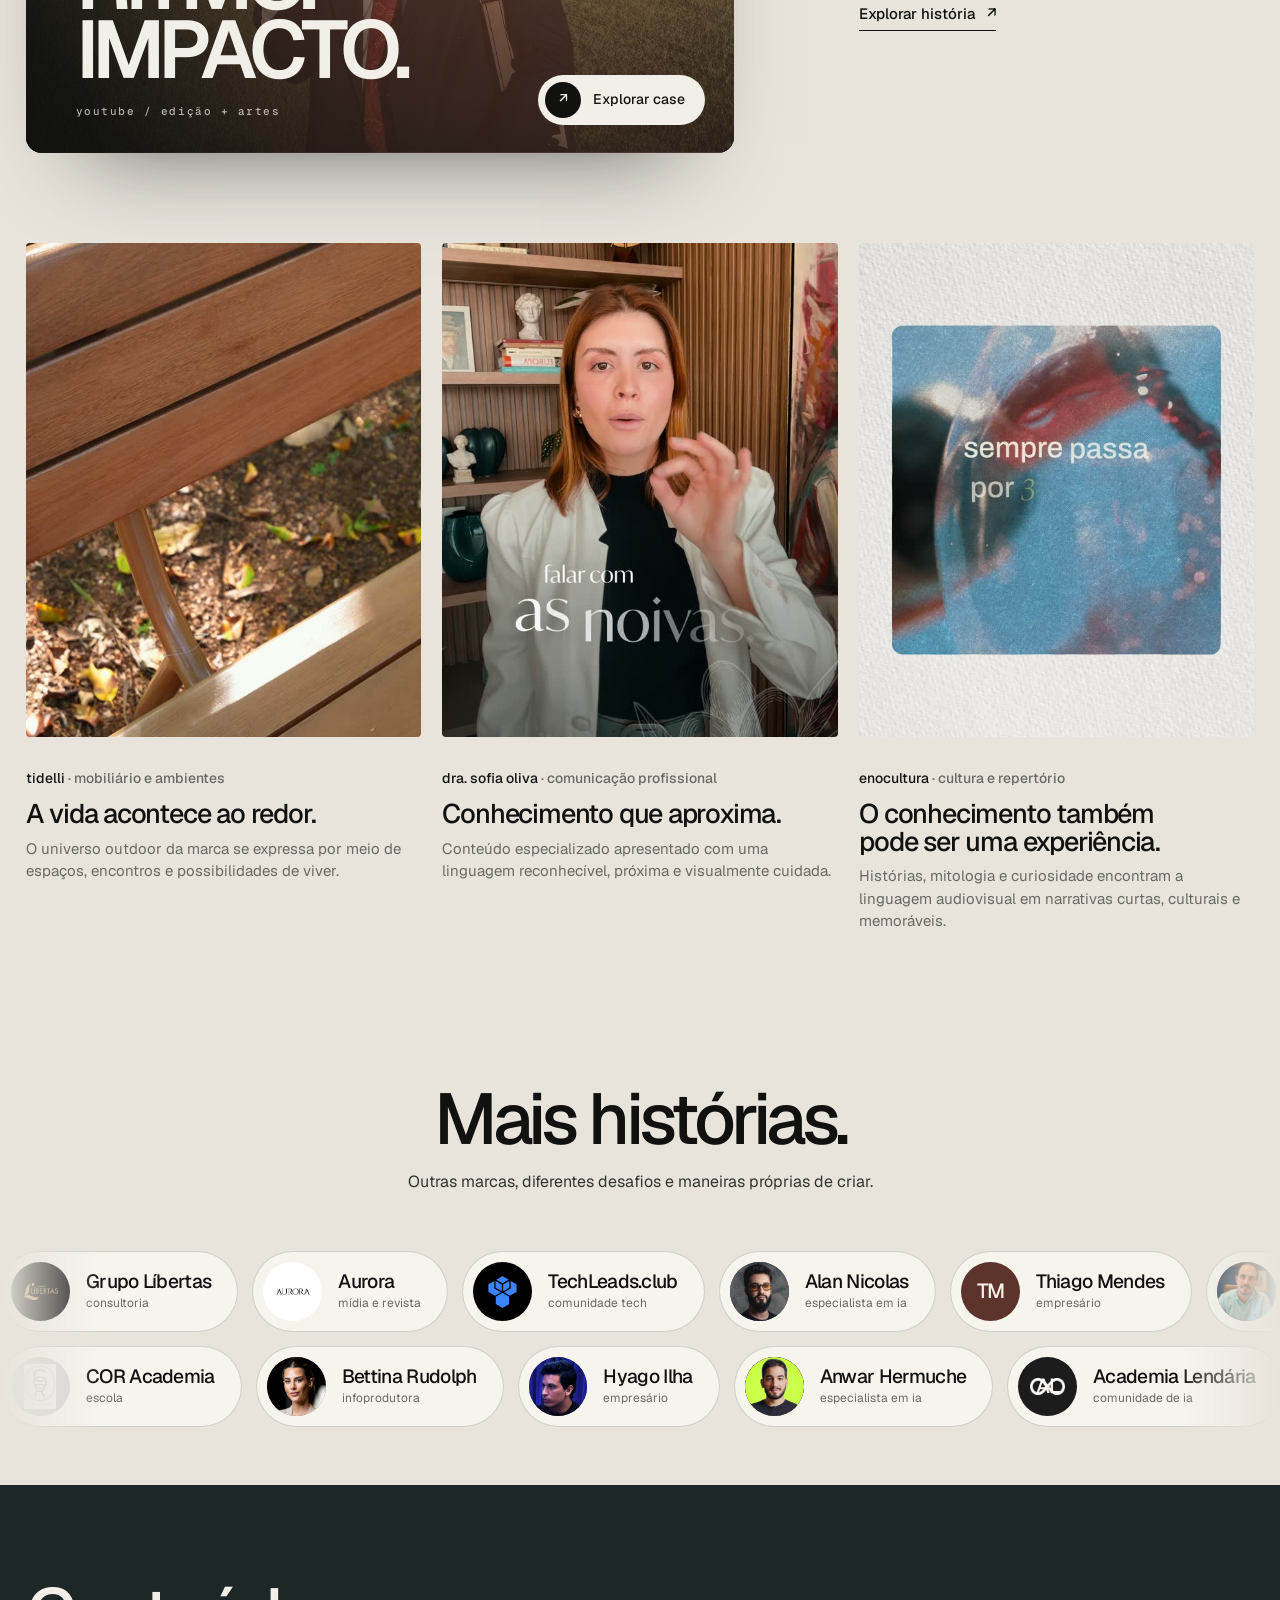
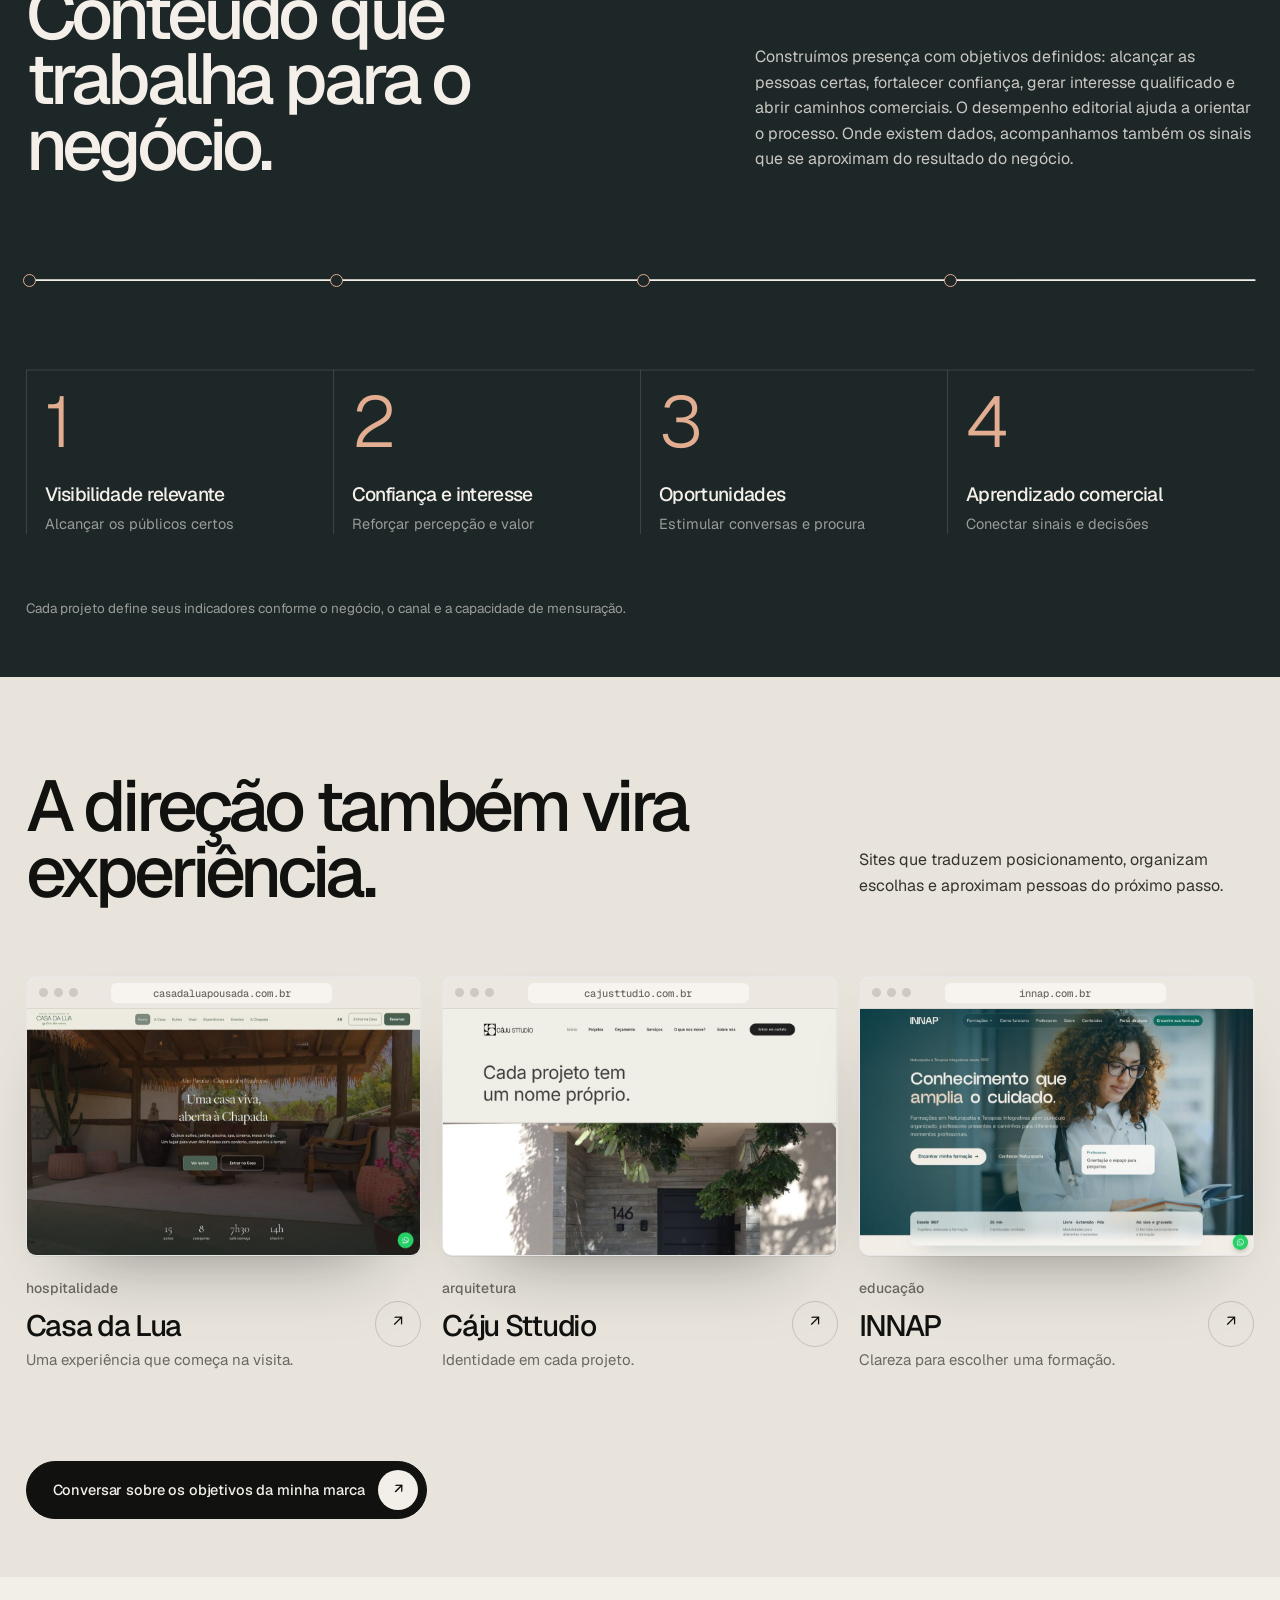
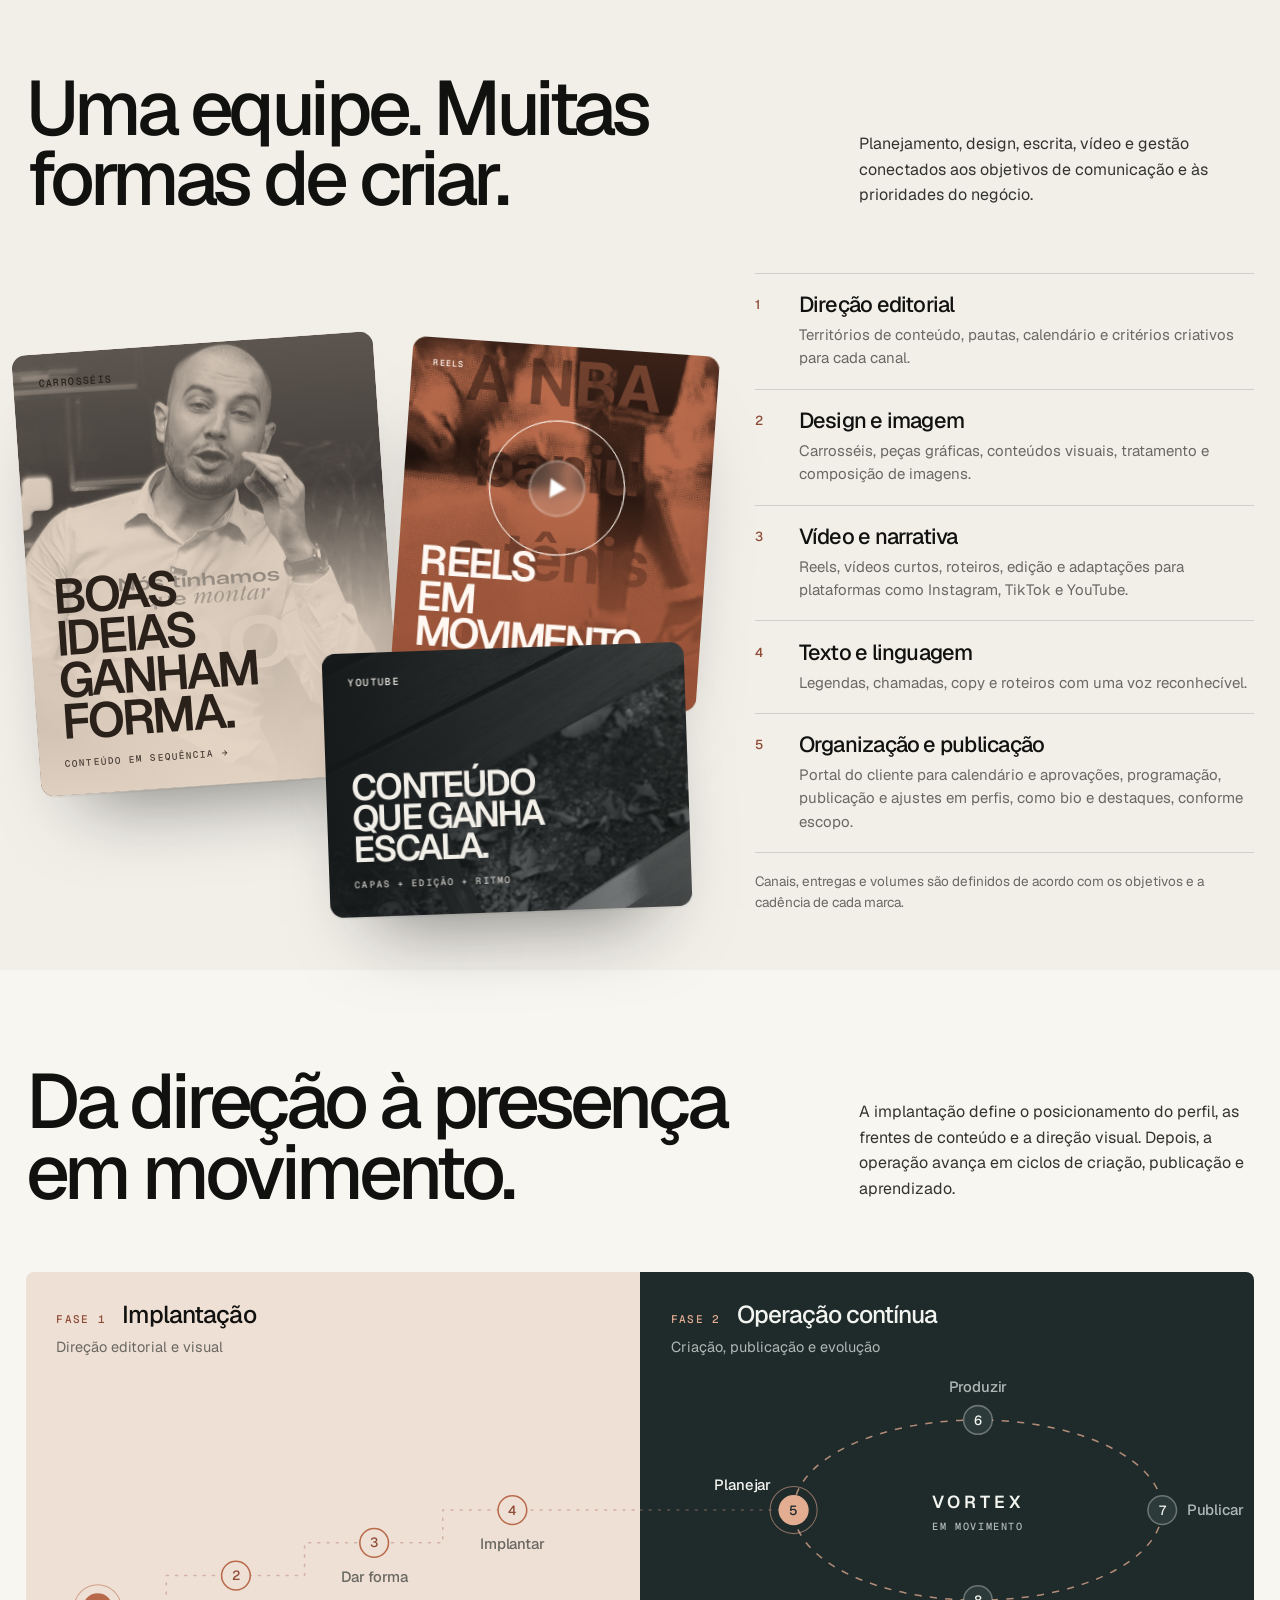
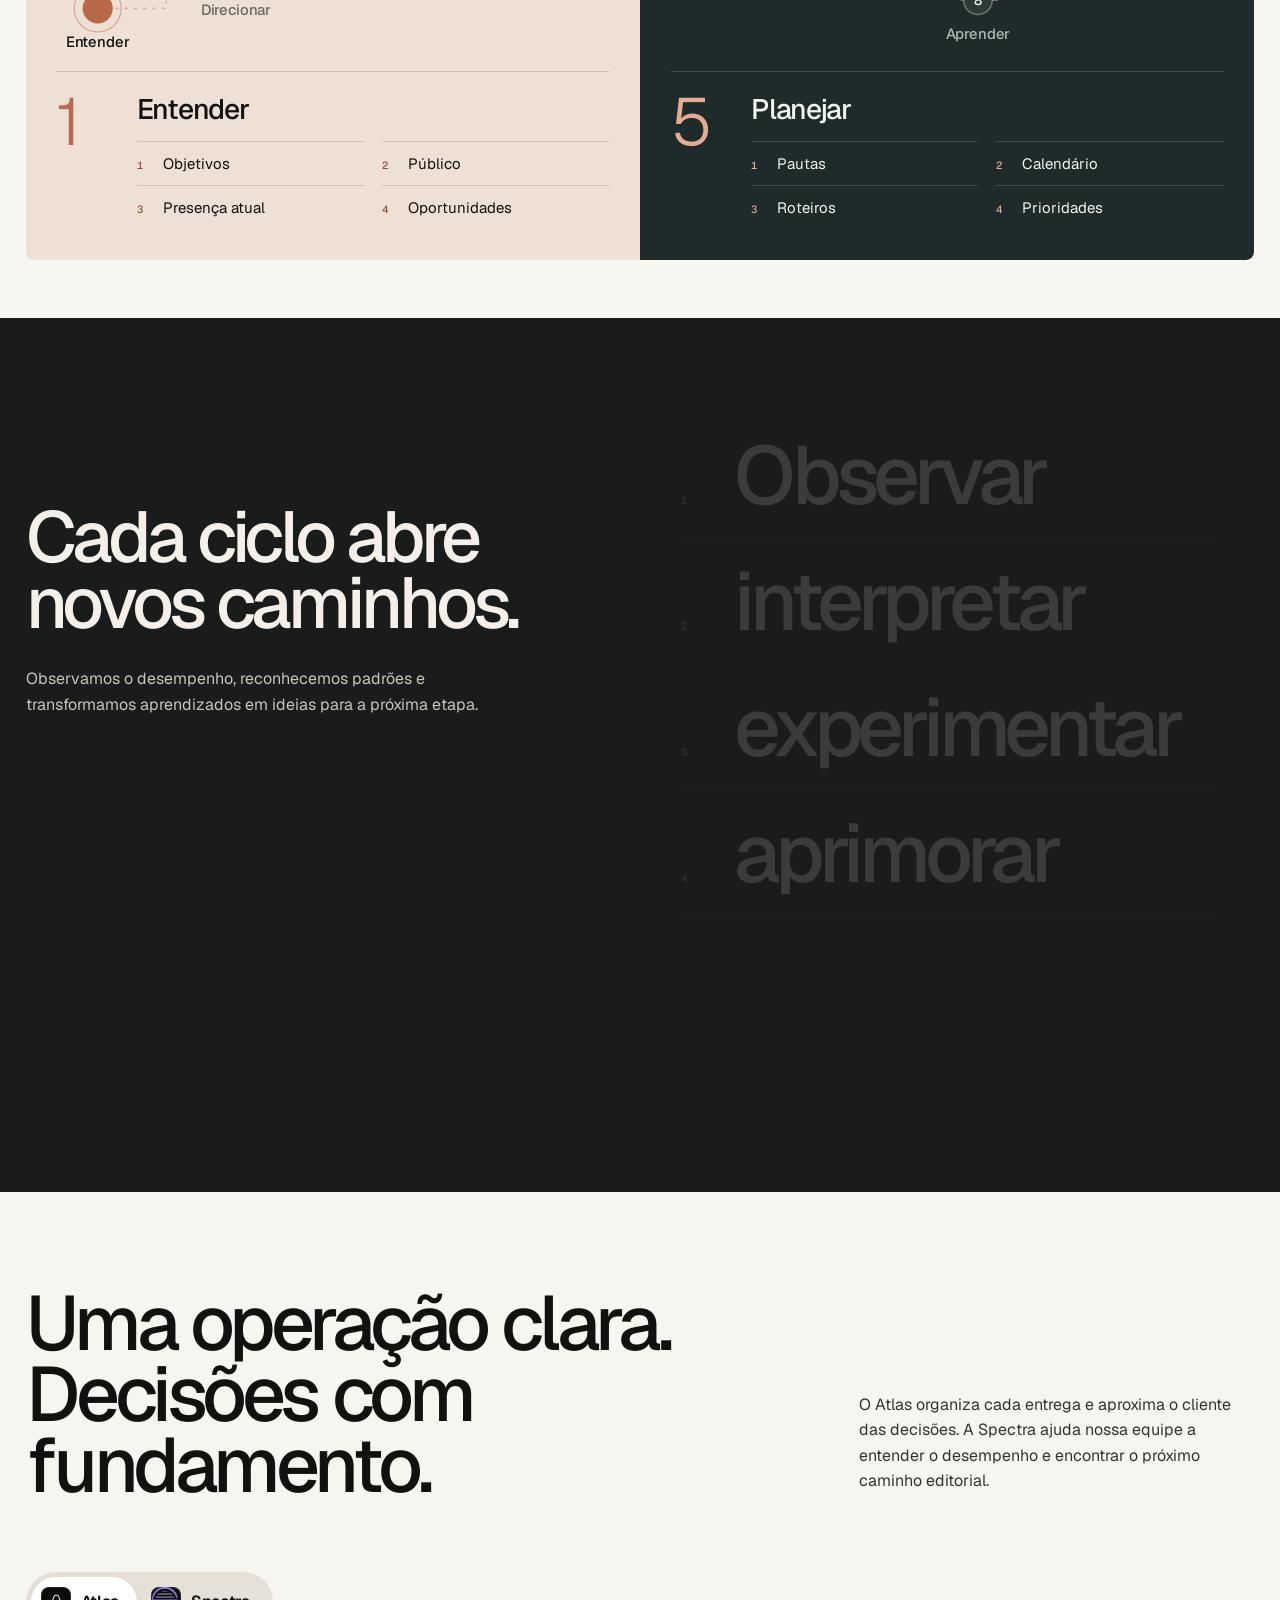
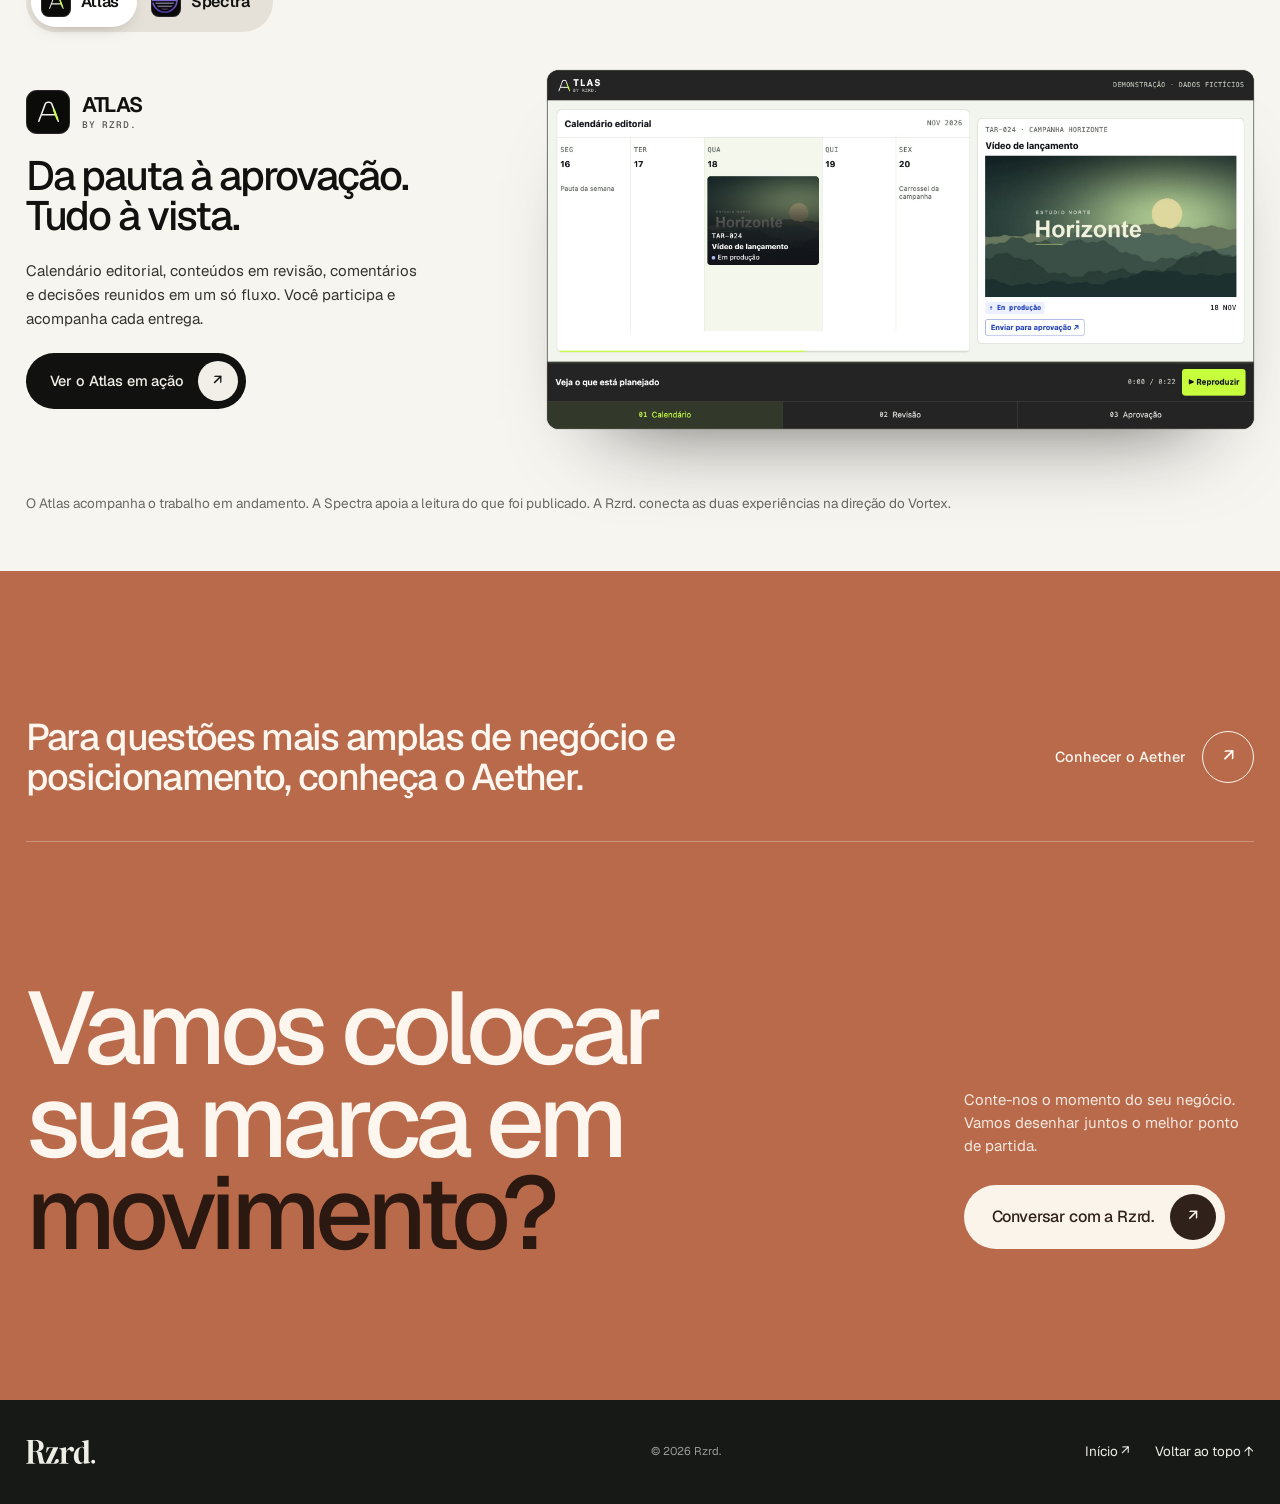
<file: vortex/index.html>
<!DOCTYPE html>
<html lang="pt-BR">
<head>
<meta charset="utf-8"/>
<meta name="viewport" content="width=device-width,initial-scale=1"/>
<meta name="robots" content="noindex,nofollow"/>
<title>Vortex · Rzrd.</title>
<meta name="description" content="Direção editorial, criação e gestão contínua de conteúdo para construir relevância, confiança e oportunidades para o seu negócio."/>
<meta name="theme-color" content="#F2EFE9"/>
<meta property="og:type" content="website"/>
<meta property="og:locale" content="pt_BR"/>
<meta property="og:site_name" content="Rzrd."/>
<meta property="og:title" content="Vortex · Rzrd."/>
<meta property="og:description" content="Direção editorial, criação e gestão contínua de conteúdo para construir relevância, confiança e oportunidades para o seu negócio."/>
<meta property="og:image" content="https://mateusmvff-a11y.github.io/rzrd-previa/vortex/og.jpg"/>
<meta property="og:image:width" content="1200"/>
<meta property="og:image:height" content="630"/>
<meta property="og:url" content="https://mateusmvff-a11y.github.io/rzrd-previa/vortex/"/>
<meta name="twitter:card" content="summary_large_image"/>
<link rel="icon" href="favicon.svg" type="image/svg+xml"/>
<link rel="apple-touch-icon" href="apple-touch-icon.png"/>
<link rel="preload" href="fonts/geist-latin.woff2" as="font" type="font/woff2" crossorigin=""/>
<link rel="preconnect" href="https://fonts.googleapis.com"/>
<link rel="preconnect" href="https://fonts.gstatic.com" crossorigin=""/>
<link rel="stylesheet" href="https://fonts.googleapis.com/css2?family=Geist:wght@100..900&amp;text=%E2%86%97%E2%86%92%E2%86%91%E2%86%90%E2%86%98%E2%86%93&amp;display=swap"/>
<link rel="stylesheet" href="https://fonts.googleapis.com/css2?family=Geist+Mono:wght@500&display=swap"/>
<style>
@font-face{font-family:Geist;src:url('fonts/geist-latin.woff2') format('woff2'),url('https://mateusmvff-a11y.github.io/rzrd-previa/assets/fonts/geist-latin.woff2') format('woff2');font-weight:100 900;font-display:swap;unicode-range:U+0000-00FF,U+0131,U+0152-0153,U+02BB-02BC,U+02C6,U+02DA,U+02DC,U+0304,U+0308,U+0329,U+2000-206F,U+20AC,U+2122,U+2212,U+2215,U+FEFF,U+FFFD}
@font-face{font-family:Geist;src:url('fonts/geist-latinext.woff2') format('woff2'),url('https://mateusmvff-a11y.github.io/rzrd-previa/assets/fonts/geist-latinext.woff2') format('woff2');font-weight:100 900;font-display:swap;unicode-range:U+0100-02BA,U+02BD-02C5,U+02C7-02CC,U+02CE-02D7,U+02DD-02FF,U+0304,U+0308,U+0329,U+1D00-1DBF,U+1E00-1E9F,U+1EF2-1EFF,U+2020,U+20A0-20AB,U+20AD-20C0,U+2113,U+2C60-2C7F,U+A720-A7FF}

:root{--paper:#F2EFE9;--ink:#111210;--line:rgba(17,18,16,.16);--vortex:#B86A4B;--pad:clamp(18px,2vw,36px);--ease:cubic-bezier(.16,1,.3,1)}
*,*::before,*::after{box-sizing:border-box}
html{scroll-padding-top:76px}
body{margin:0;background:var(--paper);color:var(--ink);font:400 16px/1.55 Geist,Inter,system-ui,sans-serif;-webkit-font-smoothing:antialiased;overflow-x:clip}
.sec{position:relative}
/* respiro único entre seções (as seções vieram de páginas soltas, cada uma com margem própria) */
main > .sec:not(#topo):not(#contato) > section.v{padding-top:clamp(64px,7.5vw,128px);padding-bottom:clamp(40px,4.5vw,80px)}
/* sem linhas de uma seção para outra: o respiro já separa */
main > .sec header.sh,main > .sec header.bh,main > .sec header.hh,#evolucao .seq{border-top:0!important;padding-top:0!important}
#negocio .note,#bastidores .note,#sites .cta{border-top:0!important;padding-top:0!important}
#trabalhos .meta{border-top:0!important}
#contato .aeD{border-top:0!important}
.site-header{position:fixed;top:0;left:0;right:0;z-index:90;height:76px;transition:background .45s var(--ease),box-shadow .45s var(--ease),transform .6s var(--ease)}
.site-header.scrolled{background:rgba(242,239,233,.86);-webkit-backdrop-filter:blur(16px) saturate(1.2);backdrop-filter:blur(16px) saturate(1.2);-webkit-backdrop-filter:blur(16px) saturate(1.2);box-shadow:0 1px 0 var(--line)}
.site-header.hide{transform:translateY(-100%)}
.site-header .inner{max-width:1760px;margin:0 auto;height:100%;padding-inline:var(--pad);display:flex;align-items:center;justify-content:space-between;gap:22px}
.site-header a{color:inherit;text-decoration:none}
.brand{display:inline-flex;align-items:center;gap:12px}
.brand-mark{display:grid;place-items:center;width:36px;height:36px;border-radius:50%;border:1px solid currentColor;font:600 14px/1 Geist,system-ui,sans-serif;letter-spacing:-.04em}
.brand-name{display:block;font-weight:650;letter-spacing:-.02em;font-size:15px;line-height:1}
.brand-sub{display:block;font:500 9.5px/1 "Geist Mono",ui-monospace,monospace;letter-spacing:.1em;margin-top:6px;opacity:.72;white-space:nowrap}
.site-nav{display:flex;align-items:center;gap:clamp(18px,2.4vw,42px);font-size:13.5px;font-weight:450}
.site-nav a:not(.action){position:relative}
.site-nav a:not(.action)::after{content:"";position:absolute;left:0;right:0;bottom:-4px;height:1px;background:currentColor;transform:scaleX(0);transform-origin:right;transition:transform .5s var(--ease)}
.site-nav a:not(.action):hover::after,.site-nav a.on::after{transform:scaleX(1);transform-origin:left}
.site-nav .action{border:1px solid currentColor;border-radius:99px;padding:11px 20px;background:rgba(242,239,233,.75);-webkit-backdrop-filter:blur(8px);backdrop-filter:blur(8px);transition:background .45s var(--ease),color .45s var(--ease),border-color .45s}
.site-nav .action:hover{background:var(--ink);color:var(--paper);border-color:var(--ink)}
#topo .hd{visibility:hidden}
.mobile-trigger{display:none;font:500 14px/1 Geist,system-ui,sans-serif;color:var(--ink);background:transparent;border:1px solid currentColor;border-radius:99px;padding:11px 16px;background:rgba(242,239,233,.75);cursor:pointer}
.mobile-menu{display:none}
@media(max-width:1000px){
  .site-header{height:68px}
  .site-nav{display:none}
  .mobile-trigger{display:block;white-space:nowrap}
  .mobile-menu{position:fixed;top:68px;left:0;right:0;z-index:89;background:var(--paper);padding:14px var(--pad) 30px;display:flex;flex-direction:column;border-bottom:1px solid var(--line);box-shadow:0 20px 40px -20px rgba(17,18,16,.25);transform:translateY(-12px);opacity:0;pointer-events:none;transition:opacity .35s var(--ease),transform .5s var(--ease)}
  .mobile-menu.open{opacity:1;transform:none;pointer-events:auto}
  .mobile-menu a{color:var(--ink);text-decoration:none;font-size:clamp(26px,7vw,36px);font-weight:500;letter-spacing:-.04em;padding:12px 0;border-bottom:1px solid var(--line)}
  .mobile-menu a:last-child{border:0;color:var(--vortex)}
  html{scroll-padding-top:68px}
}

/* ===== topo · 01-topo-final.html · g4 ===== */
#topo{
  --paper:#F2EFE9;--ink:#111210;--body:#34342F;--line:rgba(17,18,16,.16);
  --vortex:#B86A4B;--vortex-dark:#8E4B35;
  --sans:Geist,Inter,system-ui,sans-serif;--mono:"Geist Mono",ui-monospace,Menlo,monospace;
  --pad:clamp(18px,2vw,36px);--max:1760px;--gap:clamp(16px,1.7vw,28px);--ease:cubic-bezier(.16,1,.3,1);
}
#topo *,#topo *::before,#topo *::after{box-sizing:border-box}
#topo{margin:0;background:var(--paper);color:var(--ink);font:400 16px/1.55 var(--sans);-webkit-font-smoothing:antialiased;overflow-x:hidden}
#topo a{color:inherit;text-decoration:none}
#topo button{font:inherit;color:inherit;background:none;border:0;padding:0;cursor:pointer}
#topo h1,#topo p{margin:0}
#topo svg{display:block}
#topo :focus-visible{outline:2px solid var(--vortex);outline-offset:4px}
#topo .wrap{max-width:var(--max);margin-inline:auto;padding-inline:var(--pad);width:100%}
#topo .v{position:relative;min-height:100svh;display:flex;flex-direction:column;overflow:hidden;isolation:isolate;background:var(--paper)}
#topo .v+.v{border-top:1px solid var(--line)}
#topo .fig{position:absolute;z-index:0;pointer-events:none;aspect-ratio:1;perspective:1400px;opacity:0;transition:opacity 1.6s var(--ease)}
#topo .in .fig{opacity:1}
#topo .fig .tilt{width:100%;height:100%;will-change:transform}
#topo .fig svg{width:100%;height:100%;overflow:visible}
#topo .hd{position:relative;z-index:5;height:76px;display:flex;align-items:center;justify-content:space-between;gap:24px}
#topo .brand{display:flex;align-items:center;gap:12px}
#topo .brand-mark{display:grid;place-items:center;width:36px;height:36px;border-radius:50%;border:1px solid currentColor;font:600 14px/1 var(--sans);letter-spacing:-.04em}
#topo .brand-name{display:block;font-size:15px;font-weight:650;letter-spacing:-.02em;line-height:1}
#topo .brand-sub{display:block;font:500 9.5px/1 var(--mono);letter-spacing:.1em;opacity:.72;margin-top:6px;white-space:nowrap}
#topo .nav{display:flex;align-items:center;gap:clamp(18px,2.4vw,42px)}
#topo .nav a{font-size:13.5px;font-weight:450}
#topo .nav-cta{border:1px solid currentColor;border-radius:99px;padding:11px 20px;background:rgba(242,239,233,.75);-webkit-backdrop-filter:blur(8px);backdrop-filter:blur(8px);transition:background .45s var(--ease),color .45s var(--ease)}
#topo .nav-cta:hover{background:var(--ink);color:var(--paper);border-color:var(--ink)}
#topo .burger{display:none;font:500 12px/1 var(--mono);letter-spacing:.06em;border:1px solid currentColor;border-radius:99px;padding:12px 16px;white-space:nowrap;background:rgba(242,239,233,.75)}
#topo .body{flex:1;position:relative;z-index:1;display:grid;grid-template-columns:repeat(12,minmax(0,1fr));align-items:end;column-gap:var(--gap);padding-bottom:clamp(36px,6svh,72px)}
#topo .h1{grid-column:1/span 8;font-weight:500;letter-spacing:-.062em;line-height:.9;font-size:clamp(62px,min(10vw,18svh),210px)}
#topo .h1 em{font-style:normal;color:var(--vortex)}
#topo .h1 .l{display:block;overflow:hidden;padding:0 .04em .07em 0;margin-bottom:-.07em}
#topo .h1 .l>span{display:inline-block;transform:translateY(108%);transition:transform 1.35s var(--ease)}
#topo .h1 .l:nth-child(2)>span{transition-delay:.09s}
#topo .h1 .l:nth-child(3)>span{transition-delay:.18s}
#topo .h1 .l:nth-child(4)>span{transition-delay:.27s}
#topo .in .h1 .l>span{transform:none}
#topo .side{grid-column:9/-1;padding-bottom:.4em;opacity:0;transform:translateY(16px);transition:opacity 1.1s var(--ease) .5s,transform 1.1s var(--ease) .5s}
#topo .in .side{opacity:1;transform:none}
#topo .lead{font-size:clamp(17px,1.3vw,20px);line-height:1.45;letter-spacing:-.012em;color:var(--body);max-width:26em}
#topo .acts{display:flex;flex-direction:column;gap:12px;margin-top:clamp(22px,3.4svh,32px)}
#topo .btn{display:flex;align-items:center;justify-content:space-between;gap:14px;padding:8px 8px 8px 24px;border-radius:99px;background:var(--ink);color:var(--paper);font-size:14.5px;font-weight:500;letter-spacing:-.01em;line-height:1.2;border:1px solid var(--ink);transition:background .5s var(--ease),color .5s var(--ease),border-color .5s var(--ease);white-space:nowrap}
#topo .btn .a{display:grid;place-items:center;width:40px;height:40px;border-radius:50%;background:var(--paper);color:var(--ink);font-size:15px;transition:transform .6s var(--ease)}
#topo .btn:hover{background:var(--vortex);border-color:var(--vortex);color:#fff}
#topo .btn:hover .a{transform:rotate(45deg)}
#topo .btn-ghost{background:var(--paper);color:var(--ink);border-color:var(--line)}
#topo .btn-ghost .a{background:var(--ink);color:var(--paper)}
#topo .btn-ghost:hover{background:var(--ink);border-color:var(--ink);color:var(--paper)}
#topo .btn-ghost:hover .a{background:var(--paper);color:var(--ink)}
#topo .mA .fig{top:50%;right:-27vw;width:min(84vw,138svh);transform:translateY(-50%)}
#topo .mA .body{grid-template-rows:1fr auto auto;align-items:start}
#topo .mA .h1{grid-column:1/span 7;grid-row:2;font-size:clamp(60px,min(8.6vw,16svh),180px)}
#topo .mA .side{grid-column:1/span 5;grid-row:3;margin-top:clamp(26px,4svh,44px);padding-bottom:0}
#topo .mA .acts{flex-direction:row}
#topo .mA .fade{position:absolute;inset:0;z-index:0;pointer-events:none;background:linear-gradient(90deg,rgba(242,239,233,1) 0%,rgba(242,239,233,.96) 30%,rgba(242,239,233,0) 52%)}
#topo .mB .fig{top:50%;right:-26vw;width:min(84vw,140svh);transform:translateY(-50%)}
#topo .mC .panel{position:absolute;z-index:0;top:0;bottom:0;right:0;width:44%;overflow:hidden;background:#E9DFD5}
#topo .mC .fig{top:50%;left:50%;width:150%;transform:translate(-36%,-50%)}
#topo .mC .body{grid-template-rows:1fr auto auto;align-items:start}
#topo .mC .h1{grid-column:1/span 7;grid-row:2;font-size:clamp(56px,min(7.6vw,15svh),160px)}
#topo .mC .side{grid-column:1/span 5;grid-row:3;margin-top:clamp(26px,4svh,44px);padding-bottom:0}
#topo .mC .acts{flex-direction:row}
#topo .mC .hd .nav{background:rgba(242,239,233,.0)}
#topo .mD .fig{top:-6svh;right:-24vw;width:min(80vw,128svh)}
#topo .mD .body{grid-template-rows:1fr auto auto;align-items:start}
#topo .mD .h1{grid-column:1/span 7;grid-row:2;font-size:clamp(60px,min(8.6vw,16svh),180px)}
#topo .mD .side{grid-column:1/span 5;grid-row:3;margin-top:clamp(26px,4svh,44px);padding-bottom:0}
#topo .mD .acts{flex-direction:row}
#topo .mD .fade{position:absolute;inset:0;z-index:0;pointer-events:none;background:linear-gradient(90deg,rgba(242,239,233,1) 0%,rgba(242,239,233,.94) 30%,rgba(242,239,233,0) 50%),linear-gradient(0deg,rgba(242,239,233,.9) 0%,rgba(242,239,233,0) 28%)}



@media(max-width:900px){#topo .nav{display:none}
#topo .burger{display:block}
#topo .hd{height:66px}
#topo .body{display:flex;flex-direction:column;align-items:stretch;justify-content:flex-end;padding-bottom:84px}
#topo .h1,#topo .mA .h1,#topo .mC .h1,#topo .mD .h1{font-size:clamp(52px,15.4vw,116px)}
#topo .side{margin-top:24px}
#topo .acts,#topo .mA .acts,#topo .mC .acts,#topo .mD .acts{flex-direction:column}
#topo .v .fig{top:-4svh;right:-40vw;left:auto;width:min(130vw,70svh);transform:none}
#topo .mC .panel{width:auto;left:0;bottom:auto;height:42svh}
#topo .mC .fig{top:50%;left:50%;width:120%;transform:translate(-30%,-50%)}
#topo .v .fade,#topo .mB .fade{background:linear-gradient(180deg,rgba(242,239,233,0) 20%,rgba(242,239,233,.9) 44%,rgba(242,239,233,1) 60%)}


#topo .mC .panel{height:34svh}
#topo .mC .body{justify-content:flex-start;padding-top:calc(34svh - 66px + 28px)}}
@media(prefers-reduced-motion:reduce){#topo .h1 .l>span,#topo .side,#topo .fig{opacity:1!important;transition:none!important}
#topo .h1 .l>span,#topo .side{transform:none!important}}
#topo .mD .fig{top:-34svh;right:-30vw;width:min(112vw,158svh)}
#topo .mD .fade{background:linear-gradient(180deg,rgba(242,239,233,0) 38%,rgba(242,239,233,.86) 62%,rgba(242,239,233,1) 78%),linear-gradient(90deg,rgba(242,239,233,.7) 0%,rgba(242,239,233,0) 38%)}
#topo .mD .body{grid-template-rows:1fr auto auto auto;align-items:start}
#topo .mD .h1{grid-column:1/-1;grid-row:2;white-space:nowrap;font-size:clamp(44px,9.4vw,200px);line-height:.94;letter-spacing:-.062em}
#topo .mD .h1 .l{display:inline-block;vertical-align:top}
#topo .mD .side{grid-column:1/-1;grid-row:3;margin-top:clamp(22px,3.4svh,40px);display:grid;grid-template-columns:repeat(12,minmax(0,1fr));column-gap:var(--gap);align-items:end;padding-bottom:0}
#topo .mD .lead{grid-column:1/span 5}
#topo .mD .acts{grid-column:8/-1;justify-content:flex-end;margin-top:0;flex-direction:row}
@media(max-width:900px){#topo .mD .fig{top:-6svh;right:-46vw;width:min(150vw,82svh)}
#topo .mD .fade{background:linear-gradient(180deg,rgba(242,239,233,0) 22%,rgba(242,239,233,.9) 46%,rgba(242,239,233,1) 60%)}
#topo .mD .h1{white-space:normal;font-size:clamp(46px,13.4vw,96px);line-height:.94}
#topo .mD .h1 .b2{display:none}
#topo .mD .h1 .l{display:inline;padding:0;margin:0;overflow:visible}
#topo .mD .h1 .l>span{display:inline;transform:none;transition:none}
#topo .mD .h1{opacity:0;transition:opacity 1.2s var(--ease)}
#topo .in.mD .h1,#topo .mD.in .h1{opacity:1}
#topo .mD .side{display:block}
#topo .mD .acts{flex-direction:column;margin-top:24px}}
/* ===== trabalhos · 02-trabalhos.html · vA ===== */
#trabalhos{
  --paper:#F2EFE9;--paper-2:#E8E3D9;--ink:#111210;--body:#34342F;--muted:#6A6862;--line:rgba(17,18,16,.16);
  --night:#11110F;--on-night:#F2EFE9;--on-night-muted:#A29E94;
  --vortex:#B86A4B;--vortex-dark:#8E4B35;--vortex-soft:#E0AC92;
  --sans:Geist,Inter,system-ui,sans-serif;--mono:"Geist Mono",ui-monospace,Menlo,monospace;
  --pad:clamp(18px,2vw,36px);--max:1760px;--gap:clamp(16px,1.7vw,28px);--ease:cubic-bezier(.16,1,.3,1);
  --sec:clamp(110px,12vw,200px);
}
#trabalhos *,#trabalhos *::before,#trabalhos *::after{box-sizing:border-box}
#trabalhos{margin:0;background:var(--paper);color:var(--ink);font:400 16px/1.55 var(--sans);-webkit-font-smoothing:antialiased;overflow-x:hidden}
#trabalhos a{color:inherit;text-decoration:none}
#trabalhos button{font:inherit;color:inherit;background:none;border:0;padding:0;cursor:pointer;text-align:inherit}
#trabalhos h2,#trabalhos h3,#trabalhos p{margin:0}
#trabalhos img,#trabalhos video,#trabalhos svg{display:block;max-width:100%}
#trabalhos :focus-visible{outline:2px solid var(--vortex);outline-offset:4px}
#trabalhos .wrap{max-width:var(--max);margin-inline:auto;padding-inline:var(--pad);width:100%}
#trabalhos .v{padding-block:var(--sec)}
#trabalhos .v+.v{border-top:6px solid #2140C4}
#trabalhos .sh{display:grid;grid-template-columns:repeat(12,minmax(0,1fr));column-gap:var(--gap);align-items:end;border-top:1px solid var(--line);padding-top:clamp(40px,5vw,80px);margin-bottom:clamp(48px,6vw,104px)}
#trabalhos .sh h2{grid-column:1/span 8;font-weight:500;letter-spacing:-.058em;line-height:.92;font-size:clamp(44px,5.6vw,108px)}
#trabalhos .sh p{grid-column:9/-1;font-size:clamp(16px,1.2vw,19px);line-height:1.55;color:var(--body);padding-bottom:.5em}
#trabalhos .name{font:500 11px/1.4 var(--mono);letter-spacing:.1em;text-transform:uppercase}
#trabalhos .h3{font-weight:500;letter-spacing:-.05em;line-height:.98;font-size:clamp(36px,4.2vw,76px)}
#trabalhos .copy{font-size:clamp(16px,1.15vw,18px);line-height:1.55;color:var(--body);max-width:32em}
#trabalhos .link{display:inline-flex;gap:12px;align-items:center;font-size:15px;font-weight:500;padding-bottom:6px;position:relative;white-space:nowrap}
#trabalhos .link::after{content:"";position:absolute;left:0;right:0;bottom:0;height:1px;background:currentColor;transform-origin:left;transition:transform .6s var(--ease)}
#trabalhos .link:hover::after{transform:scaleX(.35)}
#trabalhos .meta{font:500 10.5px/1.4 var(--mono);letter-spacing:.1em;text-transform:uppercase}
#trabalhos .meta span{color:var(--muted)}
#trabalhos .rt{display:block;font-weight:500;letter-spacing:-.045em;line-height:1.02;font-size:clamp(24px,2.1vw,36px);margin-top:12px;text-wrap:balance}
#trabalhos .rp{font-size:15px;line-height:1.5;color:var(--muted);margin-top:10px;max-width:30em}
#trabalhos .stage{position:relative;overflow:hidden;background:var(--night);color:var(--on-night);container-type:inline-size;isolation:isolate;--mx:72%;--my:36%}
#trabalhos .st-glow{position:absolute;inset:0;z-index:-2;background:radial-gradient(70cqw 70cqw at var(--mx) var(--my),rgba(184,106,75,.5),transparent 62%);transition:background .2s}
#trabalhos .st-tl{position:absolute;left:0;right:0;top:9%;width:100%;height:60%;z-index:-1;opacity:.75}
#trabalhos .st-tl rect{fill:rgba(242,239,233,.06);stroke:rgba(242,239,233,.12);stroke-width:1;vector-effect:non-scaling-stroke;transition:fill .5s}
#trabalhos .st-tl rect.hot{fill:rgba(224,172,146,.42)}
#trabalhos .st-tl .head{stroke:var(--vortex-soft);stroke-width:1.5;vector-effect:non-scaling-stroke}
#trabalhos .st-words{position:absolute;left:5cqw;bottom:6cqw;display:flex;flex-direction:column;font:600 13.4cqw/.8 var(--sans);letter-spacing:-.075em}
#trabalhos .st-words>span{overflow:hidden;padding:.04em .06em .03em 0;margin-bottom:-.02em}
#trabalhos .st-words b{display:inline-block;font-weight:600;transform:translateY(105%);transition:transform 1.3s var(--ease)}
#trabalhos .st-words>span:nth-child(2) b{transition-delay:.1s}
#trabalhos .st-words>span:nth-child(3) b{transition-delay:.2s}
#trabalhos .in .st-words b{transform:none}
#trabalhos .st-btn{position:absolute;right:max(16px,3cqw);bottom:max(16px,3cqw);display:inline-flex;align-items:center;gap:12px;padding:7px 20px 7px 7px;border-radius:99px;background:var(--paper);color:var(--ink);font-size:14px;font-weight:500;transition:background .45s var(--ease),color .45s var(--ease)}
#trabalhos .st-btn .a{display:grid;place-items:center;width:36px;height:36px;border-radius:50%;background:var(--ink);color:var(--paper);transition:transform .6s var(--ease)}
#trabalhos .st-btn:hover{background:var(--vortex);color:#fff}
#trabalhos .st-btn:hover .a{transform:rotate(45deg)}
#trabalhos .media{position:relative;overflow:hidden;background:var(--paper-2)}
#trabalhos .media img,#trabalhos .media video{position:absolute;inset:0;width:100%;height:100%;object-fit:cover;transition:transform 1.4s var(--ease),opacity .5s}
#trabalhos .media video{opacity:0}
#trabalhos .media.playing video{opacity:1}
#trabalhos .card:hover .media img,#trabalhos .card:hover .media video{transform:scale(1.035)}
#trabalhos .play{position:absolute;inset:0;display:flex;align-items:flex-end;padding:16px;color:transparent;font-size:13px;font-weight:500;transition:color .4s}
#trabalhos .play::before{content:"";position:absolute;inset:45% 0 0;background:linear-gradient(transparent,rgba(17,18,16,.55));opacity:0;transition:opacity .5s}
#trabalhos .play i{position:relative;z-index:1;width:42px;height:42px;border-radius:50%;background:var(--paper);margin-right:12px;flex:none;transform:scale(.6);opacity:0;transition:transform .6s var(--ease),opacity .4s}
#trabalhos .play i::after{content:"";position:absolute;left:17px;top:14px;border-left:11px solid var(--ink);border-top:7px solid transparent;border-bottom:7px solid transparent}
#trabalhos .play span{position:relative;z-index:1;line-height:42px}
#trabalhos .card:hover .play,#trabalhos .play:focus-visible{color:var(--paper)}
#trabalhos .card:hover .play::before,#trabalhos .play:focus-visible::before{opacity:1}
#trabalhos .card:hover .play i,#trabalhos .play:focus-visible i{transform:none;opacity:1}
#trabalhos [data-r]{opacity:0;transform:translateY(24px);transition:opacity 1.1s var(--ease),transform 1.1s var(--ease)}
#trabalhos [data-r].in{opacity:1;transform:none}
#trabalhos .vA .feat{display:grid;grid-template-columns:repeat(12,minmax(0,1fr));column-gap:var(--gap);align-items:center;margin-bottom:clamp(64px,7vw,120px)}
#trabalhos .vA .fl{grid-column:1/span 7}
#trabalhos .vA .stage{aspect-ratio:4/3.1;border-radius:16px;box-shadow:0 50px 90px -60px rgba(17,18,16,.7)}
#trabalhos .vA .st-words{left:7cqw;bottom:10cqw;font-size:11.5cqw}
#trabalhos .vA .st-btn{right:4cqw;bottom:4cqw}
#trabalhos .vA .st-tag{position:absolute;left:7cqw;top:6cqw;z-index:2;font:600 12.5px/1 var(--sans);letter-spacing:.08em;color:#F2EFE9;padding:3px 0 3px 12px;border-left:2px solid var(--vortex)}
#trabalhos .vA .st-lab{position:absolute;left:7cqw;bottom:5.2cqw;z-index:2;font:500 11px/1 var(--mono);letter-spacing:.14em;color:rgba(242,239,233,.72)}
#trabalhos .vA .st-media{position:absolute;inset:0;z-index:-3}
#trabalhos .vA .st-media img{position:absolute;inset:0;width:100%;height:100%;object-fit:cover;object-position:62% 30%;opacity:0;transform:scale(1.08);transition:opacity 1.6s ease,transform 7s linear}
#trabalhos .vA .st-media img.on{opacity:1;transform:scale(1)}
#trabalhos .vA .st-media::after{content:"";position:absolute;inset:0;background:linear-gradient(90deg,rgba(17,17,15,.9),rgba(17,17,15,.5) 55%,rgba(17,17,15,.2)),linear-gradient(0deg,rgba(17,17,15,.7),transparent 45%)}
#trabalhos .vA .st-media:not(:empty)~.st-tl{opacity:0}
#trabalhos .vA .txt{grid-column:9/-1;display:flex;flex-direction:column;gap:22px;align-items:flex-start}
#trabalhos .vA .txt .h3{font-size:clamp(34px,3.6vw,64px)}
#trabalhos .vA .reels{display:grid;grid-template-columns:repeat(3,minmax(0,1fr));gap:var(--gap)}
#trabalhos .vA .media{aspect-ratio:4/5;border-radius:4px}
#trabalhos .vA .card .meta{margin-top:18px;padding-top:14px;border-top:1px solid var(--line)}
#trabalhos .vB .feat{display:grid;grid-template-columns:repeat(12,minmax(0,1fr));column-gap:var(--gap);align-items:center;margin-bottom:clamp(90px,10vw,170px)}
#trabalhos .vB .stage{grid-column:1/span 7;aspect-ratio:4/3;border-radius:6px}
#trabalhos .vB .txt{grid-column:9/-1;display:flex;flex-direction:column;gap:22px;align-items:flex-start}
#trabalhos .vB .txt .h3{font-size:clamp(34px,3.6vw,64px)}
#trabalhos .vB .reels{display:grid;grid-template-columns:repeat(12,minmax(0,1fr));column-gap:var(--gap);border-top:1px solid var(--line);padding-top:clamp(40px,4.4vw,72px)}
#trabalhos .vB .card{grid-column:span 4;display:grid;grid-template-columns:minmax(0,.9fr) minmax(0,1.1fr);gap:clamp(14px,1.4vw,22px);align-items:end}
#trabalhos .vB .media{aspect-ratio:9/16;border-radius:6px}
#trabalhos .vB .card .rt{font-size:clamp(20px,1.6vw,28px)}
#trabalhos .vB .card .rp{font-size:14px}
#trabalhos .vC .bento{display:grid;grid-template-columns:repeat(12,minmax(0,1fr));grid-template-rows:repeat(2,minmax(0,clamp(300px,30vw,520px)));gap:var(--gap)}
#trabalhos .vC .cell{position:relative;overflow:hidden;border-radius:8px}
#trabalhos .vC .c-lac{grid-column:1/span 6;grid-row:1/span 2;display:flex;flex-direction:column}
#trabalhos .vC .c-lac .stage{flex:1}
#trabalhos .vC .c-lac .st-words{top:7cqw;bottom:auto;font-size:15cqw}
#trabalhos .vC .c-lac .info{position:absolute;left:0;right:0;bottom:0;padding:clamp(22px,2.4vw,40px);color:var(--on-night);display:flex;flex-direction:column;gap:14px;background:linear-gradient(transparent,rgba(17,17,15,.92) 34%)}
#trabalhos .vC .c-lac .info .h3{font-size:clamp(30px,3vw,54px)}
#trabalhos .vC .c-lac .info .copy{color:#CFCBC2;max-width:30em}
#trabalhos .vC .c-lac .info .row{display:flex;justify-content:space-between;align-items:center;gap:16px;flex-wrap:wrap;margin-top:6px}
#trabalhos .vC .c-lac .st-btn{position:static}
#trabalhos .vC .c-t{grid-column:7/-1;grid-row:1}
#trabalhos .vC .c-s{grid-column:7/span 3;grid-row:2}
#trabalhos .vC .c-e{grid-column:10/span 3;grid-row:2}
#trabalhos .vC .card{height:100%}
#trabalhos .vC .card .media{position:absolute;inset:0}
#trabalhos .vC .ov{position:absolute;left:0;right:0;bottom:0;padding:clamp(16px,1.6vw,26px);color:var(--paper);background:linear-gradient(transparent,rgba(17,18,16,.82) 40%);pointer-events:none;z-index:1}
#trabalhos .vC .ov .meta span{color:rgba(242,239,233,.7)}
#trabalhos .vC .ov .rt{font-size:clamp(20px,1.7vw,30px)}
#trabalhos .vC .ov .rp{color:rgba(242,239,233,.78);font-size:13.5px}
#trabalhos .vC .c-t .ov .rt{font-size:clamp(24px,2.2vw,38px)}
#trabalhos .vC .play{z-index:2;align-items:flex-start;justify-content:flex-end}
#trabalhos .vC .play span{display:none}
#trabalhos .vC .play i{margin:0}
#trabalhos .vD .feat{display:grid;grid-template-columns:repeat(12,minmax(0,1fr));column-gap:var(--gap);align-items:center;margin-bottom:clamp(90px,10vw,170px)}
#trabalhos .vD .player{grid-column:1/span 8;border-radius:14px;overflow:hidden;background:#0B0B0A;box-shadow:0 60px 110px -60px rgba(17,18,16,.7);padding:0}
#trabalhos .vD .stage{aspect-ratio:16/9}
#trabalhos .vD .ctrl{display:flex;align-items:center;gap:16px;padding:12px 18px;background:#0B0B0A;color:var(--on-night)}
#trabalhos .vD .ctrl svg{width:16px;height:16px;fill:currentColor;opacity:.85}
#trabalhos .vD .bar{flex:1;height:3px;background:rgba(242,239,233,.18);border-radius:3px;position:relative;overflow:hidden}
#trabalhos .vD .bar i{position:absolute;inset:0;background:#E5484D;transform-origin:left;animation:prog__trabalhos 14s linear infinite}
@keyframes prog__trabalhos{from{transform:scaleX(0)}to{transform:scaleX(1)}}
#trabalhos .vD .txt{grid-column:10/-1;display:flex;flex-direction:column;gap:22px;align-items:flex-start}
#trabalhos .vD .txt .h3{font-size:clamp(32px,3.2vw,58px)}
#trabalhos .vD .phones{display:grid;grid-template-columns:repeat(3,minmax(0,1fr));gap:clamp(24px,3vw,56px);border-top:1px solid var(--line);padding-top:clamp(48px,5vw,88px)}
#trabalhos .vD .phone{width:min(100%,300px);margin-inline:auto;border-radius:44px;padding:9px;background:#141413;box-shadow:0 50px 90px -50px rgba(17,18,16,.75),inset 0 0 0 1px rgba(255,255,255,.08)}
#trabalhos .vD .phone .media{aspect-ratio:9/16;border-radius:36px}
#trabalhos .vD .phone .media::after{content:"";position:absolute;top:10px;left:50%;width:30%;height:20px;margin-left:-15%;border-radius:99px;background:#0B0B0A;z-index:1}
#trabalhos .vD .phone .play{z-index:2}
#trabalhos .vD .card .info{text-align:center;margin-top:26px}
#trabalhos .vD .card .rp{margin-inline:auto}
#trabalhos .vD .phone .media video{opacity:1}



#trabalhos .vdlg{position:fixed;inset:0;z-index:100;display:none;place-items:center;padding:20px;background:rgba(10,10,9,.82);-webkit-backdrop-filter:blur(10px);backdrop-filter:blur(10px)}
#trabalhos .vdlg.open{display:grid}
#trabalhos .vdlg-in{display:flex;flex-direction:column;gap:14px;max-width:min(520px,94vw);color:var(--on-night)}
#trabalhos .vdlg-top{display:flex;justify-content:space-between;align-items:center;gap:16px;font-size:18px;font-weight:500;letter-spacing:-.03em}
#trabalhos .vdlg button{width:40px;height:40px;border-radius:50%;border:1px solid rgba(242,239,233,.3);font-size:22px;display:grid;place-items:center}
#trabalhos .vdlg video{max-height:80svh;border-radius:8px;background:#000}
@media(max-width:900px){#trabalhos{--sec:96px}
#trabalhos .sh{grid-template-columns:1fr;row-gap:22px}
#trabalhos .sh h2,#trabalhos .sh p{grid-column:1/-1}
#trabalhos .sh h2{font-size:clamp(42px,12vw,80px)}
#trabalhos .vA .feat{grid-template-columns:minmax(0,1fr);row-gap:28px}
#trabalhos .vA .fl,#trabalhos .vA .txt{grid-column:1/-1}
#trabalhos .vA .stage{aspect-ratio:4/5;border-radius:12px}
#trabalhos .vA .st-btn{top:16px;bottom:auto;right:16px}
#trabalhos .vA .st-tag{display:none}
#trabalhos .vA .st-lab{left:18px}
#trabalhos .vA .st-words{font-size:16cqw}
#trabalhos .vA .reels,#trabalhos .vB .reels,#trabalhos .vD .phones{grid-template-columns:1fr;row-gap:48px}
#trabalhos .vB .feat,#trabalhos .vD .feat{grid-template-columns:1fr;row-gap:28px}
#trabalhos .vB .stage,#trabalhos .vB .txt,#trabalhos .vD .player,#trabalhos .vD .txt{grid-column:1/-1}
#trabalhos .vB .card{grid-column:1/-1;grid-template-columns:minmax(0,.8fr) minmax(0,1.2fr)}
#trabalhos .vC .bento{grid-template-columns:1fr;grid-template-rows:none}
#trabalhos .vC .c-lac,#trabalhos .vC .c-t,#trabalhos .vC .c-s,#trabalhos .vC .c-e{grid-column:1/-1;grid-row:auto}
#trabalhos .vC .c-lac{min-height:640px}
#trabalhos .vC .c-t,#trabalhos .vC .c-s,#trabalhos .vC .c-e{aspect-ratio:4/5}
#trabalhos .play{color:var(--paper)}
#trabalhos .play::before,#trabalhos .play i{opacity:1;transform:none}
}
@media(prefers-reduced-motion:reduce){#trabalhos [data-r],#trabalhos .st-words b{opacity:1!important;transform:none!important;transition:none!important}
#trabalhos .vD .bar i{animation:none}}
/* ===== historias · 03-historias.html · vD ===== */
#historias{
  --paper:#F2EFE9;--paper-2:#E8E3D9;--ink:#111210;--body:#34342F;--muted:#6A6862;--line:rgba(17,18,16,.16);
  --night:#11110F;--on-night:#F2EFE9;
  --vortex:#B86A4B;--vortex-dark:#8E4B35;--vortex-soft:#E0AC92;
  --sans:Geist,Inter,system-ui,sans-serif;--mono:"Geist Mono",ui-monospace,Menlo,monospace;
  --pad:clamp(18px,2vw,36px);--max:1760px;--gap:clamp(16px,1.7vw,28px);--ease:cubic-bezier(.16,1,.3,1);
  --sec:clamp(100px,11vw,180px);
}
#historias *,#historias *::before,#historias *::after{box-sizing:border-box}
#historias{margin:0;background:var(--paper);color:var(--ink);font:400 16px/1.55 var(--sans);-webkit-font-smoothing:antialiased;overflow-x:hidden}
#historias a{color:inherit;text-decoration:none}
#historias button{font:inherit;color:inherit;background:none;border:0;padding:0;cursor:pointer;text-align:inherit}
#historias h2,#historias h3,#historias p{margin:0}
#historias img,#historias video{display:block;max-width:100%}
#historias :focus-visible{outline:2px solid var(--vortex);outline-offset:4px}
#historias .wrap{max-width:var(--max);margin-inline:auto;padding-inline:var(--pad);width:100%}
#historias .v{padding-block:var(--sec);overflow:hidden}
#historias .v+.v{border-top:6px solid #2140C4}
#historias .bh{display:flex;justify-content:space-between;align-items:end;gap:24px;border-top:1px solid var(--line);padding-top:clamp(40px,5vw,80px);margin-bottom:clamp(36px,4.4vw,72px)}
#historias .bh h3{font-weight:500;letter-spacing:-.058em;line-height:.92;font-size:clamp(44px,5.6vw,108px)}
#historias .bh p{font-size:clamp(16px,1.2vw,19px);color:var(--body);margin-top:18px}
#historias .arrows{display:flex;gap:10px}
#historias .arrow{width:56px;height:56px;border-radius:50%;border:1px solid var(--line);display:grid;place-items:center;font-size:18px;transition:background .45s var(--ease),color .45s var(--ease),border-color .45s var(--ease),opacity .3s}
#historias .arrow:hover{background:var(--ink);border-color:var(--ink);color:var(--paper)}
#historias .arrow:disabled{opacity:.28;pointer-events:none}
#historias .tile{position:relative;overflow:hidden;display:grid;place-items:center;background:var(--c);color:var(--k,#F6F1EA);isolation:isolate}
#historias .tile .mono{font-weight:500;letter-spacing:-.07em;line-height:1;transition:transform .9s var(--ease)}
#historias .tile::before{content:"";position:absolute;width:72%;aspect-ratio:1;border-radius:50%;border:1px solid currentColor;opacity:.22;transition:transform 1s var(--ease),opacity .6s}
#historias .tile img{position:absolute;inset:0;width:100%;height:100%;object-fit:cover;z-index:1;transition:transform 1.4s var(--ease)}
#historias [data-r]{opacity:0;transform:translateY(24px);transition:opacity 1.1s var(--ease),transform 1.1s var(--ease)}
#historias [data-r].in{opacity:1;transform:none}
#historias .vA .track{display:flex;gap:var(--gap);overflow-x:auto;scroll-snap-type:x proximity;scroll-padding-inline:var(--pad);scrollbar-width:none;margin-inline:calc(var(--pad)*-1);padding:4px var(--pad) 28px;cursor:grab}
#historias .vA .track::-webkit-scrollbar{display:none}
#historias .vA .track.drag{cursor:grabbing;scroll-snap-type:none}
#historias .vA .track.drag *{pointer-events:none}
#historias .vA .story{flex:0 0 clamp(200px,17vw,300px);scroll-snap-align:start;user-select:none}
#historias .vA .tile{aspect-ratio:3/4;border-radius:4px}
#historias .vA .tile .mono{font-size:clamp(64px,6.4vw,112px)}
#historias .vA .story:hover .tile::before{transform:scale(1.25);opacity:.4}
#historias .vA .story:hover .tile .mono{transform:translateY(-6%)}
#historias .vA .story:hover .tile img{transform:scale(1.05)}
#historias .go{position:absolute;right:12px;top:12px;z-index:2;width:38px;height:38px;border-radius:50%;background:var(--paper);color:var(--ink);display:grid;place-items:center;font-size:14px;transform:scale(0) rotate(-45deg);transition:transform .6s var(--ease)}
#historias .story:hover .go,#historias .story:focus-visible .go{transform:none}
#historias .vA .s-name{display:block;font-size:17px;font-weight:500;letter-spacing:-.025em;margin-top:14px}
#historias .vA .s-cat{display:block;font:500 10px/1.3 var(--mono);letter-spacing:.1em;color:var(--muted);margin-top:6px}
#historias .vA .foot{display:flex;align-items:center;gap:24px;font:500 11px/1 var(--mono);letter-spacing:.06em}
#historias .vA .bar{flex:1;height:1px;background:var(--line);position:relative}
#historias .vA .bar i{position:absolute;left:0;top:-1px;height:3px;background:var(--ink);transition:left .25s linear}
#historias .vB .list{border-top:1px solid var(--ink)}
#historias .vB .row{display:grid;grid-template-columns:repeat(12,minmax(0,1fr));column-gap:var(--gap);align-items:baseline;width:100%;padding:clamp(18px,1.7vw,28px) 0;border-bottom:1px solid var(--line);position:relative;transition:padding .6s var(--ease),color .4s}
#historias .vB .row::before{content:"";position:absolute;inset:0;background:var(--paper-2);transform:scaleY(0);transform-origin:bottom;transition:transform .5s var(--ease);z-index:-1}
#historias .vB .row:hover::before{transform:none}
#historias .vB .row:hover{padding-left:16px;padding-right:16px}
#historias .vB .n{grid-column:span 1;font:500 11px/1 var(--mono);letter-spacing:.08em;color:var(--muted)}
#historias .vB .nm{grid-column:span 4;font-weight:500;letter-spacing:-.045em;line-height:1;font-size:clamp(26px,2.5vw,46px)}
#historias .vB .ct{grid-column:span 3;font:500 10.5px/1.3 var(--mono);letter-spacing:.1em;color:var(--muted)}
#historias .vB .tt{grid-column:span 3;font-size:15px;color:var(--body)}
#historias .vB .ar{grid-column:span 1;justify-self:end;font-size:18px;transition:transform .5s var(--ease)}
#historias .vB .row:hover .ar{transform:translate(4px,-4px);color:var(--vortex)}
#historias .vB .list{position:relative;isolation:isolate}
#historias .peek{position:fixed;left:0;top:0;z-index:40;width:220px;aspect-ratio:3/4;border-radius:6px;overflow:hidden;pointer-events:none;opacity:0;transform:translate(-50%,-50%) scale(.85) rotate(-3deg);transition:opacity .35s,transform .5s var(--ease);box-shadow:0 40px 70px -40px rgba(17,18,16,.6)}
#historias .peek.on{opacity:1;transform:translate(-50%,-50%) scale(1) rotate(-3deg)}
#historias .peek .tile{width:100%;height:100%}
#historias .peek .tile .mono{font-size:84px}
#historias .vC .grid{display:grid;grid-template-columns:repeat(4,minmax(0,1fr));gap:var(--gap)}
#historias .vC .story{position:relative;display:block}
#historias .vC .tile{aspect-ratio:1;border-radius:4px}
#historias .vC .tile .mono{font-size:clamp(64px,7vw,128px)}
#historias .vC .cap{position:absolute;left:0;right:0;bottom:0;z-index:2;padding:clamp(14px,1.4vw,22px);display:flex;justify-content:space-between;align-items:end;gap:10px;color:var(--k,#F6F1EA)}
#historias .vC .cap b{font-size:16px;font-weight:500;letter-spacing:-.025em;line-height:1.1}
#historias .vC .cap span{font:500 9.5px/1.3 var(--mono);letter-spacing:.1em;opacity:.75;text-align:right}
#historias .vC .has-img .cap{color:#fff;background:linear-gradient(transparent,rgba(17,18,16,.7))}
#historias .vC .reveal{position:absolute;inset:0;z-index:3;background:var(--ink);color:var(--paper);padding:clamp(18px,1.8vw,30px);display:flex;flex-direction:column;justify-content:space-between;clip-path:inset(100% 0 0 0);transition:clip-path .7s var(--ease);border-radius:4px}
#historias .vC .story:hover .reveal,#historias .vC .story:focus-visible .reveal{clip-path:inset(0)}
#historias .vC .reveal .rt{font-weight:500;letter-spacing:-.045em;line-height:1.02;font-size:clamp(22px,2vw,34px)}
#historias .vC .reveal .rb{display:flex;justify-content:space-between;align-items:end;gap:10px}
#historias .vC .reveal .rb b{font-size:15px;font-weight:500}
#historias .vC .reveal .rb span{display:grid;place-items:center;width:38px;height:38px;border-radius:50%;background:var(--vortex);color:#fff}
#historias .vD .bh{flex-direction:column;align-items:center;text-align:center}
#historias .vD .lane{display:flex;width:max-content;gap:14px;animation:lane__historias 60s linear infinite}
#historias .vD .lane.rev{animation-direction:reverse;animation-duration:70s;margin-top:14px}
#historias .vD .belt:hover .lane{animation-play-state:paused}
@keyframes lane__historias{to{transform:translateX(-50%)}}
#historias .vD .pill{display:flex;align-items:center;gap:16px;padding:10px 26px 10px 10px;border-radius:99px;border:1px solid var(--line);background:#F7F4EE;white-space:nowrap;transition:background .45s var(--ease),color .45s var(--ease),border-color .45s}
#historias .vD .pill:hover{background:var(--ink);color:var(--paper);border-color:var(--ink)}
#historias .vD .pill .tile{width:clamp(56px,4.6vw,78px);aspect-ratio:1;border-radius:50%}
#historias .vD .pill .tile::before{display:none}
#historias .vD .pill .mono{font-size:clamp(20px,1.6vw,26px)}
#historias .vD .pill b{display:block;font-size:clamp(18px,1.5vw,24px);font-weight:500;letter-spacing:-.035em;line-height:1.1}
#historias .vD .pill span.c{display:block;font:500 10.5px/1.3 var(--mono);letter-spacing:.1em;color:var(--muted);margin-top:4px}
#historias .vD .pill:hover span.c{color:rgba(242,239,233,.65)}
#historias .vD .belt{-webkit-mask:linear-gradient(90deg,transparent,#000 8%,#000 92%,transparent);mask:linear-gradient(90deg,transparent,#000 8%,#000 92%,transparent)}
#historias .modal{position:fixed;inset:0;z-index:100;display:none;place-items:center;padding:clamp(10px,2.4vw,34px);background:rgba(10,10,9,.78);-webkit-backdrop-filter:blur(10px);backdrop-filter:blur(10px);overflow:auto}
#historias .modal.open{display:grid}
#historias .sheet{width:min(1080px,100%);background:var(--paper);border-radius:10px;overflow:hidden;display:grid;grid-template-columns:1fr 1fr;animation:up__historias .7s var(--ease)}
@keyframes up__historias{from{transform:translateY(30px) scale(.985)}}
#historias .sheet .left{position:relative;min-height:min(62svh,560px)}
#historias .sheet .left .tile{position:absolute;inset:0}
#historias .sheet .left .tile .mono{font-size:clamp(90px,10vw,170px)}
#historias .sheet .left video{position:absolute;inset:0;width:100%;height:100%;object-fit:cover;background:#000}
#historias .sheet .right{padding:clamp(26px,3.6vw,56px);display:flex;flex-direction:column;justify-content:center;gap:16px;position:relative}
#historias .sheet .x{position:absolute;right:16px;top:16px;width:42px;height:42px;border-radius:50%;border:1px solid var(--line);font-size:22px;display:grid;place-items:center;transition:background .4s,color .4s,transform .6s var(--ease)}
#historias .sheet .x:hover{background:var(--ink);color:var(--paper);transform:rotate(90deg)}
#historias .sheet .cat{font:500 10.5px/1.3 var(--mono);letter-spacing:.1em;color:var(--vortex-dark)}
#historias .sheet h2{font-weight:500;letter-spacing:-.055em;line-height:.95;font-size:clamp(36px,3.6vw,60px)}
#historias .sheet h3{font-weight:500;letter-spacing:-.035em;font-size:clamp(19px,1.6vw,24px);color:var(--vortex-dark)}
#historias .sheet p{font-size:15.5px;line-height:1.6;color:var(--body)}
#historias .sheet .scope{border-top:1px solid var(--line);padding-top:16px;margin-top:6px}
#historias .sheet .scope strong{font:500 10px/1 var(--mono);letter-spacing:.1em;text-transform:uppercase}
#historias .sheet .scope p{color:var(--muted);font-size:14.5px;margin-top:8px}



@media(max-width:900px){#historias{--sec:90px}
#historias .bh{flex-direction:column;align-items:flex-start}
#historias .bh h3{font-size:clamp(42px,12vw,80px)}
#historias .vA .story{flex-basis:62vw}
#historias .vA .foot{flex-wrap:wrap}
#historias .vB .row{grid-template-columns:40px 1fr auto;row-gap:6px}
#historias .vB .n{grid-column:1;grid-row:1/span 3}
#historias .vB .nm{grid-column:2}
#historias .vB .ct{grid-column:2}
#historias .vB .tt{grid-column:2}
#historias .vB .ar{grid-column:3;grid-row:1}
#historias .vB .row:hover{padding-left:0;padding-right:0}
#historias .peek{display:none}
#historias .vC .grid{grid-template-columns:repeat(2,minmax(0,1fr))}
#historias .vC .reveal{display:none}
#historias .sheet{grid-template-columns:1fr}
#historias .sheet .left{min-height:46svh}
}
@media(prefers-reduced-motion:reduce){#historias [data-r]{opacity:1!important;transform:none!important;transition:none!important}
#historias .vD .lane{animation:none}}
/* ===== negocio · 04-reta.html · vB ===== */
#negocio{
  --paper:#F2EFE9;--ink:#111210;--body:#34342F;--muted:#6A6862;
  --night:#11110F;--vortex:#B86A4B;--vortex-dark:#8E4B35;--soft:#E3AD92;
  --sans:Geist,Inter,system-ui,sans-serif;--mono:"Geist Mono",ui-monospace,Menlo,monospace;
  --pad:clamp(18px,2vw,36px);--max:1760px;--gap:clamp(16px,1.7vw,28px);--ease:cubic-bezier(.16,1,.3,1);
  --sec:clamp(110px,12vw,200px);
}
#negocio *,#negocio *::before,#negocio *::after{box-sizing:border-box}
#negocio{margin:0;font:400 16px/1.55 var(--sans);-webkit-font-smoothing:antialiased;overflow-x:clip;background:var(--paper)}
#negocio h3,#negocio p{margin:0}
#negocio svg{display:block}
#negocio .wrap{max-width:var(--max);margin-inline:auto;padding-inline:var(--pad);width:100%}
#negocio .v{position:relative;padding-block:var(--sec);overflow-x:clip;background:var(--bg);color:var(--fg);
   --c-line:var(--fg);--c-dim:color-mix(in srgb,var(--fg) 14%,transparent);--c-mute:color-mix(in srgb,var(--fg) 58%,transparent);--c-body:color-mix(in srgb,var(--fg) 80%,transparent)}
#negocio .v+.v{border-top:6px solid #2140C4}
#negocio .vA{--bg:#F2EFE9;--fg:#111210;--acc:#B86A4B}
#negocio .vB{--bg:#F2EFE9;--fg:#111210;--acc:#B86A4B}
#negocio .vC{--bg:#F2EFE9;--fg:#111210;--acc:#B86A4B}
#negocio .vD{--bg:#11110F;--fg:#F2EFE9;--acc:#E3AD92}
#negocio .hh{display:grid;grid-template-columns:repeat(12,minmax(0,1fr));column-gap:var(--gap);align-items:end;margin-bottom:clamp(56px,6.4vw,112px)}
#negocio .hh h3{grid-column:1/span 6;font-weight:500;letter-spacing:-.058em;line-height:.92;font-size:clamp(44px,5.6vw,108px)}
#negocio .hh p{grid-column:8/-1;font-size:clamp(16px,1.15vw,18px);line-height:1.6;color:var(--c-body);padding-bottom:.4em}
#negocio .st-t{display:block;font-weight:500;letter-spacing:-.035em;line-height:1.12;font-size:clamp(18px,1.5vw,24px)}
#negocio .st-s{display:block;font-size:14.5px;line-height:1.45;color:var(--c-mute);margin-top:8px}
#negocio .note{font-size:13.5px;line-height:1.55;color:var(--c-mute);border-top:1px solid var(--c-dim);padding-top:16px;margin-top:clamp(48px,5vw,80px)}
#negocio .chart{position:relative}
#negocio .chart svg{position:absolute;inset:0;width:100%;height:100%;overflow:visible}
#negocio .ln{fill:none;stroke:var(--c-line);stroke-width:1.5;vector-effect:non-scaling-stroke;stroke-linecap:round}
#negocio .base{fill:none;stroke:var(--c-dim);stroke-width:1;vector-effect:non-scaling-stroke}
#negocio .dot{position:absolute;width:13px;height:13px;margin:-6.5px 0 0 -6.5px;border-radius:50%;background:var(--bg);border:1.5px solid var(--acc);transform:scale(0);transition:transform .7s cubic-bezier(.34,1.56,.64,1)}
#negocio .dot.on{transform:none}
#negocio .vB .wire{display:none}
#negocio .wire{position:absolute;width:1px;margin-left:-.5px;background:var(--c-dim);transform-origin:top;transform:scaleY(0);transition:transform .9s var(--ease)}
#negocio .wire.on{transform:none}
#negocio .cols{display:grid;grid-template-columns:repeat(4,minmax(0,1fr))}
#negocio .col{border-left:1px solid var(--c-dim);padding:22px clamp(14px,1.6vw,26px) 0 clamp(16px,1.4vw,24px);opacity:0;translate:0 14px;transition:opacity .9s var(--ease),translate .9s var(--ease)}
#negocio .col.on{opacity:1;translate:0 0}
#negocio .vA .chart,#negocio .vC .chart,#negocio .vD .chart{height:clamp(220px,22vw,340px)}
#negocio .vB .chart{height:110px}
#negocio .ln{stroke-width:1.6}
#negocio .big{display:block;font-weight:300;letter-spacing:-.06em;line-height:.85;font-size:clamp(56px,5.6vw,104px);color:var(--acc);margin-bottom:clamp(22px,2.4vw,40px)}
#negocio .vD .fill{fill:url(#gD)}



@media(max-width:900px){#negocio{--sec:96px}
#negocio .hh{grid-template-columns:1fr;row-gap:22px}
#negocio .hh h3,#negocio .hh p{grid-column:1/-1}
#negocio .hh h3{font-size:clamp(40px,11.5vw,76px)}
#negocio .cols{grid-template-columns:1fr 1fr;row-gap:26px}
#negocio .wire{display:none}
}
@media(prefers-reduced-motion:reduce){#negocio .dot,#negocio .wire,#negocio .col,#negocio .vC .blk{transform:none!important;opacity:1!important;translate:none!important;transition:none!important}}
/* ===== sites · 05-sites.html · vA ===== */
#sites{
  --paper:#F2EFE9;--paper-2:#E8E3D9;--ink:#111210;--body:#34342F;--muted:#6A6862;--line:rgba(17,18,16,.16);
  --vortex:#B86A4B;--vortex-dark:#8E4B35;
  --sans:Geist,Inter,system-ui,sans-serif;--mono:"Geist Mono",ui-monospace,Menlo,monospace;
  --pad:clamp(18px,2vw,36px);--max:1760px;--gap:clamp(16px,1.7vw,28px);--ease:cubic-bezier(.16,1,.3,1);
  --sec:clamp(110px,12vw,200px);
}
#sites *,#sites *::before,#sites *::after{box-sizing:border-box}
#sites{margin:0;background:var(--paper);color:var(--ink);font:400 16px/1.55 var(--sans);-webkit-font-smoothing:antialiased;overflow-x:clip}
#sites a{color:inherit;text-decoration:none}
#sites button{font:inherit;color:inherit;background:none;border:0;padding:0;cursor:pointer;text-align:inherit}
#sites h2,#sites h3,#sites p{margin:0}
#sites img{display:block;max-width:100%}
#sites :focus-visible{outline:2px solid var(--vortex);outline-offset:4px}
#sites .wrap{max-width:var(--max);margin-inline:auto;padding-inline:var(--pad);width:100%}
#sites .v{padding-block:var(--sec)}
#sites .v+.v{border-top:6px solid #2140C4}
#sites .hh{display:grid;grid-template-columns:repeat(12,minmax(0,1fr));column-gap:var(--gap);align-items:end;border-top:1px solid var(--line);padding-top:clamp(40px,5vw,80px);margin-bottom:clamp(48px,5.6vw,96px)}
#sites .hh h3{grid-column:1/span 7;font-weight:500;letter-spacing:-.058em;line-height:.92;font-size:clamp(44px,5.6vw,108px)}
#sites .hh p{grid-column:9/-1;font-size:clamp(16px,1.15vw,18px);line-height:1.6;color:var(--body);padding-bottom:.4em}
#sites .browser{position:relative;border-radius:10px;overflow:hidden;background:#fff;box-shadow:0 1px 0 rgba(17,18,16,.06),0 40px 80px -50px rgba(17,18,16,.55);border:1px solid rgba(17,18,16,.1)}
#sites .bar{height:32px;display:flex;align-items:center;gap:6px;padding:0 12px;background:#ECE8E1;border-bottom:1px solid rgba(17,18,16,.08)}
#sites .bar i{width:9px;height:9px;border-radius:50%;background:#CFC9BF}
#sites .bar small{flex:1;max-width:60%;margin:0 auto;transform:translateX(-24px);height:20px;border-radius:6px;background:#F7F4EF;display:flex;align-items:center;justify-content:center;font:500 10.5px/1 var(--mono);color:#6A6862;overflow:hidden;white-space:nowrap}
#sites .shot{position:relative;aspect-ratio:16/10;overflow:hidden;background:var(--paper-2)}
#sites .shot img{width:100%;height:100%;object-fit:cover;object-position:top;transition:transform 1.4s var(--ease)}
#sites .hint{position:absolute;right:14px;bottom:14px;z-index:2;padding:10px 15px;border-radius:99px;background:var(--ink);color:var(--paper);font-size:12.5px;font-weight:500;opacity:0;transform:translateY(8px);transition:opacity .45s var(--ease),transform .45s var(--ease)}
#sites .site:hover .hint,#sites .prev:focus-visible .hint{opacity:1;transform:none}
#sites .site:hover .shot img:not(.full){transform:scale(1.03)}
#sites .shot img.full{height:auto;object-fit:fill;transition:none;will-change:transform}
#sites .phone{position:relative;border-radius:30px;padding:7px;background:#141413;box-shadow:0 40px 70px -40px rgba(17,18,16,.7),inset 0 0 0 1px rgba(255,255,255,.07)}
#sites .phone .scr{border-radius:24px;overflow:hidden;aspect-ratio:390/844;background:#000}
#sites .phone .scr img{width:100%;height:100%;object-fit:cover;object-position:top}
#sites .tag{font:500 10.5px/1.3 var(--mono);letter-spacing:.1em;color:var(--muted)}
#sites .nm{display:block;font-weight:500;letter-spacing:-.045em;line-height:1;font-size:clamp(26px,2.3vw,40px);margin-top:10px}
#sites .th{display:block;font-size:15px;color:var(--muted);margin-top:8px}
#sites .arr{flex:none;display:grid;place-items:center;width:46px;height:46px;border-radius:50%;border:1px solid var(--line);font-size:16px;transition:background .45s var(--ease),color .45s var(--ease),transform .6s var(--ease),border-color .45s}
#sites .sum{display:flex;justify-content:space-between;align-items:center;gap:16px;width:100%;padding-top:20px}
#sites .sum:hover .arr,#sites .site:hover .arr{background:var(--vortex);border-color:var(--vortex);color:#fff;transform:rotate(45deg)}
#sites .cta{border-top:1px solid var(--line);margin-top:clamp(64px,7vw,120px);padding-top:28px}
#sites .btn{display:inline-flex;align-items:center;gap:14px;padding:8px 8px 8px 26px;border-radius:99px;background:var(--ink);color:var(--paper);font-size:14.5px;font-weight:500;letter-spacing:-.01em;border:1px solid var(--ink);transition:background .5s var(--ease),border-color .5s}
#sites .btn .a{display:grid;place-items:center;width:40px;height:40px;border-radius:50%;background:var(--paper);color:var(--ink);transition:transform .6s var(--ease)}
#sites .btn:hover{background:var(--vortex);border-color:var(--vortex)}
#sites .btn:hover .a{transform:rotate(45deg)}
#sites [data-r]{opacity:0;transform:translateY(26px);transition:opacity 1.1s var(--ease),transform 1.1s var(--ease)}
#sites [data-r].in{opacity:1;transform:none}
#sites .vA .grid{display:grid;grid-template-columns:repeat(3,minmax(0,1fr));gap:var(--gap)}
#sites .vA .site:hover .browser{transform:translateY(-6px)}
#sites .vA .browser{transition:transform .7s var(--ease)}
#sites .vB .row{display:grid;grid-template-columns:repeat(12,minmax(0,1fr));column-gap:var(--gap);align-items:center;padding-block:clamp(48px,5vw,88px);border-top:1px solid var(--line)}
#sites .vB .row:first-of-type{border-top:0;padding-top:0}
#sites .vB .media{grid-column:1/span 7;position:relative;padding-right:clamp(40px,5vw,90px)}
#sites .vB .media .phone{position:absolute;right:0;bottom:-8%;width:clamp(120px,11vw,190px)}
#sites .vB .row:nth-of-type(even) .media{grid-column:6/-1;grid-row:1;padding-right:0;padding-left:clamp(40px,5vw,90px)}
#sites .vB .row:nth-of-type(even) .media .phone{right:auto;left:0}
#sites .vB .row:nth-of-type(even) .txt{grid-column:1/span 4;grid-row:1}
#sites .vB .txt{grid-column:9/-1}
#sites .vB .txt .nm{font-size:clamp(34px,3.4vw,60px)}
#sites .vB .txt .th{font-size:clamp(17px,1.3vw,20px);color:var(--body);margin-top:12px}
#sites .vB .seq{margin-top:26px;border-top:1px solid var(--line)}
#sites .vB .seq>div{padding:14px 0;border-bottom:1px solid var(--line)}
#sites .vB .seq strong{font:500 10px/1 var(--mono);letter-spacing:.1em;text-transform:uppercase;color:var(--vortex-dark)}
#sites .vB .seq p{font-size:14.5px;line-height:1.5;color:var(--body);margin-top:6px}
#sites .vB .links{display:flex;gap:22px;align-items:center;margin-top:24px}
#sites .lnk{display:inline-flex;gap:10px;align-items:center;font-size:15px;font-weight:500;padding-bottom:5px;border-bottom:1px solid currentColor}
#sites .vC .pin{height:300svh;position:relative}
#sites .vC .stick{position:sticky;top:0;height:100svh;overflow:hidden;display:flex;flex-direction:column;justify-content:center}
#sites .vC .rail{display:flex;gap:clamp(24px,3vw,56px);padding-inline:var(--pad);will-change:transform}
#sites .vC .slide{flex:0 0 min(72vw,1100px);display:grid;grid-template-columns:minmax(0,1fr) minmax(220px,.34fr);gap:clamp(20px,2.4vw,40px);align-items:end}
#sites .vC .slide .browser{width:100%}
#sites .vC .slide .nm{font-size:clamp(32px,3vw,54px)}
#sites .vC .prog{display:flex;gap:8px;padding-inline:var(--pad);margin-top:clamp(28px,4svh,48px);max-width:var(--max);margin-inline:auto;width:100%}
#sites .vC .prog i{flex:1;height:2px;background:var(--line);position:relative;overflow:hidden}
#sites .vC .prog i b{position:absolute;inset:0;background:var(--ink);transform-origin:left;transform:scaleX(var(--f,0))}
#sites .vD .grid{display:grid;grid-template-columns:repeat(3,minmax(0,1fr));gap:clamp(24px,2.6vw,48px)}
#sites .vD .combo{position:relative;padding:0 9% 12% 0}
#sites .vD .combo .phone{position:absolute;right:0;bottom:0;width:30%;transition:transform .8s var(--ease)}
#sites .vD .site:hover .combo .phone{transform:translateY(-14px) rotate(2deg)}
#sites .vD .site:hover .combo .browser{transform:translateY(-4px)}
#sites .vD .combo .browser{transition:transform .8s var(--ease)}
#sites .modal{position:fixed;inset:0;z-index:100;display:none;place-items:center;padding:clamp(10px,2.4vw,34px);background:rgba(10,10,9,.78);-webkit-backdrop-filter:blur(10px);backdrop-filter:blur(10px);overflow:auto}
#sites .modal.open{display:grid}
#sites .sheet{width:min(1180px,100%);background:var(--paper);border-radius:12px;overflow:hidden;display:grid;grid-template-columns:1.15fr .85fr;animation:up__sites .7s var(--ease)}
@keyframes up__sites{from{transform:translateY(30px) scale(.985)}}
#sites .sheet .left{background:var(--paper-2);padding:clamp(22px,3vw,48px);display:grid;place-items:center;position:relative}
#sites .sheet .left .browser{width:100%}
#sites .sheet .left .phone{position:absolute;right:clamp(14px,2vw,30px);bottom:clamp(14px,2vw,30px);width:22%}
#sites .sheet .right{padding:clamp(26px,3.4vw,52px);display:flex;flex-direction:column;justify-content:center;position:relative}
#sites .sheet .x{position:absolute;right:16px;top:16px;width:42px;height:42px;border-radius:50%;border:1px solid var(--line);font-size:22px;display:grid;place-items:center;transition:background .4s,color .4s,transform .6s var(--ease)}
#sites .sheet .x:hover{background:var(--ink);color:var(--paper);transform:rotate(90deg)}
#sites .sheet h2{font-weight:500;letter-spacing:-.055em;line-height:.95;font-size:clamp(38px,3.8vw,64px);margin-top:14px}
#sites .sheet .tt{font-size:clamp(18px,1.5vw,23px);letter-spacing:-.03em;line-height:1.25;color:var(--body);margin-top:12px}
#sites .sheet .seq{margin:24px 0 28px;border-top:1px solid var(--line)}
#sites .sheet .seq>div{padding:13px 0;border-bottom:1px solid var(--line)}
#sites .sheet .seq strong{font:500 10px/1 var(--mono);letter-spacing:.1em;text-transform:uppercase;color:var(--vortex-dark)}
#sites .sheet .seq p{font-size:14.5px;line-height:1.5;color:var(--body);margin-top:6px}
#sites .sheet .btn{align-self:flex-start;padding:14px 26px}



@media(max-width:900px){#sites{--sec:96px}
#sites .hh{grid-template-columns:1fr;row-gap:22px}
#sites .hh h3,#sites .hh p{grid-column:1/-1}
#sites .hh h3{font-size:clamp(40px,11.5vw,76px)}
#sites .vA .grid,#sites .vD .grid{grid-template-columns:1fr;row-gap:52px}
#sites .vB .row,#sites .vB .row:nth-of-type(even){grid-template-columns:1fr;row-gap:30px}
#sites .vB .media,#sites .vB .txt,#sites .vB .row:nth-of-type(even) .media,#sites .vB .row:nth-of-type(even) .txt{grid-column:1/-1;grid-row:auto;padding:0 18% 0 0}
#sites .vB .row:nth-of-type(even) .media .phone{left:auto;right:0}
#sites .vB .media .phone{width:26%}
#sites .vC .pin{height:auto}
#sites .vC .stick{position:relative;height:auto;overflow:visible}
#sites .vC .rail{flex-direction:column;transform:none!important}
#sites .vC .slide{flex-basis:auto;grid-template-columns:1fr}
#sites .vC .prog{display:none}
#sites .sheet{grid-template-columns:1fr}
#sites .hint{opacity:1;transform:none}
}
@media(prefers-reduced-motion:reduce){#sites [data-r]{opacity:1!important;transform:none!important;transition:none!important}}
/* ===== entregas · 06-colagem.html · vK ===== */
#entregas{
  --paper:#F2EFE9;--ink:#111210;--body:#34342F;--muted:#6A6862;--line:rgba(17,18,16,.14);
  --vortex:#B86A4B;--vortex-dark:#8E4B35;--soft:#E3AD92;
  --sans:Geist,Inter,system-ui,sans-serif;--mono:"Geist Mono",ui-monospace,Menlo,monospace;
  --pad:clamp(18px,2vw,36px);--max:1760px;--gap:clamp(16px,1.7vw,28px);--ease:cubic-bezier(.16,1,.3,1);
  --sec:clamp(110px,12vw,200px);
}
#entregas *,#entregas *::before,#entregas *::after{box-sizing:border-box}
#entregas{margin:0;background:var(--paper);color:var(--ink);font:400 16px/1.55 var(--sans);-webkit-font-smoothing:antialiased;overflow-x:clip}
#entregas h2,#entregas h3,#entregas p,#entregas figure{margin:0}
#entregas .wrap{max-width:var(--max);margin-inline:auto;padding-inline:var(--pad);width:100%}
#entregas .v{padding-block:var(--sec)}
#entregas .hh{display:grid;grid-template-columns:repeat(12,minmax(0,1fr));column-gap:var(--gap);align-items:end;margin-bottom:clamp(40px,4.6vw,80px)}
#entregas .hh h2{grid-column:1/span 7;font-weight:500;letter-spacing:-.058em;line-height:.92;font-size:clamp(46px,6vw,116px)}
#entregas .hh p{grid-column:9/-1;font-size:clamp(16px,1.15vw,18px);line-height:1.6;color:var(--body);padding-bottom:.4em}
#entregas .lay{display:grid;grid-template-columns:repeat(12,minmax(0,1fr));column-gap:var(--gap);align-items:center}
#entregas .col{grid-column:1/span 7;position:relative;aspect-ratio:1/.9;margin-right:clamp(10px,2vw,40px)}
#entregas .slot{position:absolute;transform:translateY(calc(var(--p,0) * var(--drift))) rotate(var(--rot));transition:z-index 0s}
#entregas .slot.a{left:0;top:5%;width:53%;height:72%;--rot:-4deg;--drift:-26px;z-index:1}
#entregas .slot.b{right:0;top:0;width:45%;height:58%;--rot:4deg;--drift:-60px;z-index:2}
#entregas .slot.c{right:3%;bottom:0;width:53%;height:43%;--rot:-2deg;--drift:-12px;z-index:3}
#entregas .slot:hover{z-index:5}
#entregas .fc{position:relative;width:100%;height:100%;border-radius:14px;overflow:hidden;container-type:inline-size;box-shadow:0 2px 0 rgba(17,18,16,.04),0 50px 80px -46px rgba(17,18,16,.55);
  opacity:0;transform:translate(var(--fx),var(--fy)) rotate(var(--fr)) scale(.92);transition:opacity .9s var(--ease),transform 1.5s cubic-bezier(.2,.9,.25,1),box-shadow .6s}
#entregas .a .fc{--fx:28%;--fy:26%;--fr:6deg}
#entregas .b .fc{--fx:-30%;--fy:30%;--fr:-8deg;transition-delay:.12s}
#entregas .c .fc{--fx:-6%;--fy:-34%;--fr:4deg;transition-delay:.24s}
#entregas .col.in .fc{opacity:1;transform:none}
#entregas .slot:hover .fc{transform:translateY(-10px) rotate(calc(var(--rot) * -1)) scale(1.02);transition-delay:0s;transition-duration:.9s;box-shadow:0 2px 0 rgba(17,18,16,.04),0 60px 90px -44px rgba(17,18,16,.6)}
#entregas .fc video{position:absolute;inset:0;width:100%;height:100%;object-fit:cover;filter:grayscale(1) contrast(1.08);transition:filter .8s var(--ease),opacity .8s}
#entregas .fc::after{content:"";position:absolute;inset:0;pointer-events:none}
#entregas .a .fc{background:#E4D4C4;color:#2B211B}
#entregas .a .fc video{mix-blend-mode:multiply;opacity:.7}
#entregas .a .fc::after{background:linear-gradient(180deg,rgba(228,212,196,.15),transparent 34%,rgba(228,212,196,.78) 66%,rgba(228,212,196,.97))}
#entregas .b .fc{background:#B86A4B;color:#FFF7F1}
#entregas .b .fc video{mix-blend-mode:multiply;opacity:.85}
#entregas .b .fc::after{background:linear-gradient(180deg,rgba(184,106,75,.2),transparent 36%,rgba(160,86,58,.7) 72%,rgba(150,80,54,.96))}
#entregas .c .fc{background:#1C2121;color:#F2EFE9}
#entregas .c .fc video{opacity:.62}
#entregas .c .fc::after{background:linear-gradient(90deg,rgba(20,24,24,.95),rgba(20,24,24,.55) 55%,rgba(20,24,24,.2))}
#entregas .slot:hover .fc video{filter:grayscale(0) contrast(1)}
#entregas .a:hover .fc video,#entregas .b:hover .fc video{mix-blend-mode:normal;opacity:1}
#entregas .fc .tx{position:absolute;inset:0;z-index:1;display:flex;flex-direction:column;justify-content:space-between;padding:clamp(16px,7cqw,30px)}
#entregas .fc .top{font:500 clamp(8.5px,2.8cqw,11px)/1 var(--mono);letter-spacing:.14em}
#entregas .fc strong{display:block;font-weight:600;letter-spacing:-.065em;line-height:.86;font-size:clamp(18px,13.5cqw,66px)}
#entregas .c .fc strong{font-size:clamp(17px,10cqw,54px)}
#entregas .fc .bot{display:block;font:500 clamp(8px,2.6cqw,10.5px)/1.3 var(--mono);letter-spacing:.12em;margin-top:clamp(12px,4cqw,20px);opacity:.82}
#entregas .orbit{position:absolute;left:50%;top:40%;width:44cqw;aspect-ratio:1;translate:-50% -50%;z-index:1;display:grid;place-items:center}
#entregas .orbit i{position:absolute;inset:0;border-radius:50%;border:1px solid rgba(255,247,241,.55);animation:pulse__entregas 3.2s var(--ease) infinite}
#entregas .orbit i:nth-child(2){animation-delay:1.06s}
#entregas .orbit i:nth-child(3){animation-delay:2.12s}
@keyframes pulse__entregas{0%{transform:scale(.45);opacity:0}30%{opacity:.9}100%{transform:scale(1.15);opacity:0}}
#entregas .orbit b{display:grid;place-items:center;width:42%;aspect-ratio:1;border-radius:50%;background:rgba(255,247,241,.16);border:1px solid rgba(255,247,241,.7);-webkit-backdrop-filter:blur(6px);backdrop-filter:blur(6px);color:#fff}
#entregas .orbit b svg{width:30%;margin-left:6%}
#entregas .caps{grid-column:8/-1}
#entregas .cap{display:grid;grid-template-columns:clamp(34px,3.4vw,60px) minmax(0,1fr);padding:clamp(16px,1.5vw,24px) 0;border-top:1px solid var(--line)}
#entregas .cap .n{font:500 13px/1.9 var(--sans);color:var(--vortex-dark)}
#entregas .cap h3{font-weight:500;letter-spacing:-.035em;line-height:1.1;font-size:clamp(20px,1.7vw,28px)}
#entregas .cap p{font-size:15px;line-height:1.55;color:var(--muted);margin-top:6px;max-width:36em}
#entregas .fine{font-size:13.5px;line-height:1.55;color:var(--muted);border-top:1px solid var(--line);padding-top:18px}
#entregas [data-r]{opacity:0;transform:translateY(24px);transition:opacity 1.1s var(--ease),transform 1.1s var(--ease)}
#entregas [data-r].in{opacity:1;transform:none}
#entregas .cap[data-r]:nth-child(2){transition-delay:.06s}
#entregas .cap[data-r]:nth-child(3){transition-delay:.12s}
#entregas .cap[data-r]:nth-child(4){transition-delay:.18s}
#entregas .cap[data-r]:nth-child(5){transition-delay:.24s}
@media(max-width:900px){#entregas{--sec:96px}
#entregas .hh,#entregas .lay{grid-template-columns:minmax(0,1fr);row-gap:22px}
#entregas .hh h2,#entregas .hh p,#entregas .col,#entregas .caps{grid-column:1/-1}
#entregas .hh h2{font-size:clamp(42px,12vw,80px)}
#entregas .col{aspect-ratio:1/1.02;margin:0 4px 24px}
#entregas .fc{border-radius:10px}}
@media(prefers-reduced-motion:reduce){#entregas [data-r],#entregas .fc{opacity:1!important;transform:none!important;transition:none!important}
#entregas .slot{transform:rotate(var(--rot))!important}
#entregas .orbit i{animation:none;opacity:.5;transform:scale(.9)}}
/* ===== funcionamento · 07-fases.html · vT ===== */
#funcionamento{
  --paper:#F8F6F1;--ink:#111210;--body:#34342F;--muted:#6A6862;--line:rgba(17,18,16,.14);
  --vortex:#B86A4B;--vortex-dark:#8E4B35;--soft:#E3AD92;
  --p1:#EFE0D5;--p1-2:#E3CBBB;--p2:#1F2A2A;--p2-2:#2D3A3A;--on:#F2F4EF;--on-2:#AEB9B6;
  --sans:Geist,Inter,system-ui,sans-serif;--mono:"Geist Mono",ui-monospace,Menlo,monospace;
  --pad:clamp(18px,2vw,36px);--max:1760px;--gap:clamp(16px,1.7vw,28px);--ease:cubic-bezier(.16,1,.3,1);
  --sec:clamp(110px,12vw,200px);
}
#funcionamento *,#funcionamento *::before,#funcionamento *::after{box-sizing:border-box}
#funcionamento{margin:0;background:var(--paper);color:var(--ink);font:400 16px/1.55 var(--sans);-webkit-font-smoothing:antialiased;overflow-x:clip}
#funcionamento h2,#funcionamento h3,#funcionamento h4,#funcionamento p,#funcionamento ul{margin:0}
#funcionamento ul{padding:0;list-style:none}
#funcionamento svg{display:block}
#funcionamento :focus-visible{outline:2px solid var(--vortex);outline-offset:4px}
#funcionamento .wrap{max-width:var(--max);margin-inline:auto;padding-inline:var(--pad);width:100%}
#funcionamento .v{padding-block:var(--sec)}
#funcionamento .hh{display:grid;grid-template-columns:repeat(12,minmax(0,1fr));column-gap:var(--gap);align-items:end;margin-bottom:clamp(44px,5vw,88px)}
#funcionamento .hh h2{grid-column:1/span 7;font-weight:500;letter-spacing:-.058em;line-height:.92;font-size:clamp(46px,6vw,116px)}
#funcionamento .hh p{grid-column:9/-1;font-size:clamp(16px,1.15vw,18px);line-height:1.6;color:var(--body);padding-bottom:.4em}
#funcionamento .flow{display:grid;grid-template-columns:1fr 1fr}
#funcionamento .ph{position:relative;display:grid;grid-template-rows:auto auto 1fr;padding:clamp(22px,2.4vw,40px);background:var(--p1);border-radius:8px 0 0 8px;clip-path:inset(0 100% 0 0 round 8px 0 0 8px);transition:clip-path 1.3s var(--ease)}
#funcionamento .ph.p2{background:var(--p2);color:var(--on);border-radius:0 8px 8px 0;clip-path:inset(0 100% 0 0 round 0 8px 8px 0);transition-delay:.45s}
#funcionamento .flow.go .ph.p1{clip-path:inset(0 0 0 0 round 8px 0 0 8px)}
#funcionamento .flow.go .ph.p2{clip-path:inset(0 0 0 0 round 0 8px 8px 0)}
#funcionamento .ph header{display:flex;flex-wrap:wrap;align-items:baseline;column-gap:16px;row-gap:4px}
#funcionamento .ph header span{font:500 11px/1 var(--mono);letter-spacing:.12em;color:var(--vortex-dark)}
#funcionamento .p2 header span{color:var(--soft)}
#funcionamento .ph header strong{font-weight:500;letter-spacing:-.04em;font-size:clamp(22px,1.9vw,32px);line-height:1.05}
#funcionamento .ph header small{flex-basis:100%;font-size:14.5px;color:var(--muted);margin-top:4px}
#funcionamento .p2 header small{color:var(--on-2)}
#funcionamento .vis{margin:clamp(14px,1.6vw,26px) calc(clamp(22px,2.4vw,40px)*-1) 0}
#funcionamento .vis svg{width:100%;height:auto;overflow:visible}
#funcionamento .p1 .vis{margin-right:calc(clamp(22px,2.4vw,40px)*-1)}
#funcionamento .base{fill:none;stroke-width:1.5;stroke-linecap:round;stroke-dasharray:2 7}
#funcionamento .p1 .base{stroke:rgba(142,75,53,.3)}
#funcionamento .p2 .base{stroke:rgba(227,173,146,.32)}
#funcionamento .run{fill:none;stroke:var(--vortex);stroke-width:2.2;stroke-linecap:round;stroke-linejoin:round}
#funcionamento .p2 .run{stroke:var(--soft)}
#funcionamento .orb{fill:none;stroke:var(--soft);stroke-width:1.5;stroke-dasharray:7 8;opacity:.75;animation:cycleline__funcionamento 30s linear infinite}
@keyframes cycleline__funcionamento{to{stroke-dashoffset:-600}}
#funcionamento .dot{fill:var(--vortex);transition:opacity .35s}
#funcionamento .p2 .dot{fill:var(--soft)}
#funcionamento .glow{opacity:.22}
#funcionamento .c1{font:600 17px var(--sans);letter-spacing:.22em;fill:var(--on)}
#funcionamento .c2{font:500 10px var(--mono);letter-spacing:.16em;fill:var(--on-2)}
#funcionamento .pt{cursor:pointer}
#funcionamento .pt circle.n{stroke-width:1.5;transition:fill .45s,stroke .45s}
#funcionamento .pt text{transition:fill .45s}
#funcionamento .pt .num{font:500 13px var(--sans)}
#funcionamento .pt .w{font:500 14.5px var(--sans);letter-spacing:-.01em}
#funcionamento .p1 .pt circle.n{fill:var(--p1);stroke:var(--vortex)}
#funcionamento .p1 .pt .num{fill:var(--vortex-dark)}
#funcionamento .p1 .pt .w{fill:var(--muted)}
#funcionamento .p1 .pt.done circle.n{fill:var(--p1-2)}
#funcionamento .p1 .pt.on circle.n{fill:var(--vortex)}
#funcionamento .p1 .pt.on .num{fill:#fff}
#funcionamento .p1 .pt.on .w{fill:var(--ink)}
#funcionamento .p2 .pt circle.n{fill:var(--p2-2);stroke:rgba(242,244,239,.35)}
#funcionamento .p2 .pt .num{fill:var(--on)}
#funcionamento .p2 .pt .w{fill:var(--on-2)}
#funcionamento .p2 .pt.on circle.n{fill:var(--soft);stroke:var(--soft)}
#funcionamento .p2 .pt.on .num{fill:var(--p2)}
#funcionamento .p2 .pt.on .w{fill:var(--on)}
#funcionamento .pt .halo{fill:none;stroke-width:1;opacity:0;transform-box:fill-box;transform-origin:center;transform:scale(.6);transition:opacity .45s,transform .7s var(--ease)}
#funcionamento .p1 .pt .halo{stroke:var(--vortex)}
#funcionamento .p2 .pt .halo{stroke:var(--soft)}
#funcionamento .pt.on .halo{opacity:.55;transform:none}
#funcionamento .det{display:grid;grid-template-columns:auto minmax(0,1fr);column-gap:clamp(16px,1.6vw,28px);align-items:start;border-top:1px solid rgba(142,75,53,.25);padding-top:clamp(18px,1.8vw,26px);margin-top:clamp(10px,1.2vw,18px)}
#funcionamento .p2 .det{border-color:rgba(242,244,239,.16)}
#funcionamento .det .big{font-weight:300;letter-spacing:-.06em;line-height:.8;font-size:clamp(60px,5.2vw,98px);color:var(--vortex);min-width:.9em}
#funcionamento .p2 .det .big{color:var(--soft)}
#funcionamento .det h4{font-weight:500;letter-spacing:-.045em;line-height:1;font-size:clamp(26px,2.2vw,40px)}
#funcionamento .det ul{display:grid;grid-template-columns:1fr 1fr;column-gap:clamp(14px,1.4vw,24px);margin-top:clamp(14px,1.4vw,22px)}
#funcionamento .det li{display:flex;gap:12px;align-items:baseline;padding:10px 0;border-top:1px solid rgba(142,75,53,.22);font-size:15px}
#funcionamento .p2 .det li{border-color:rgba(242,244,239,.14)}
#funcionamento .det li i{font:500 10.5px/1 var(--mono);font-style:normal;color:var(--vortex-dark);min-width:14px}
#funcionamento .p2 .det li i{color:var(--soft)}
#funcionamento .det .sw{transition:opacity .35s var(--ease),transform .5s var(--ease)}
#funcionamento .det.out .sw{opacity:0;transform:translateY(8px)}
#funcionamento .det li.sw:nth-child(2){transition-delay:.04s}
#funcionamento .det li.sw:nth-child(3){transition-delay:.08s}
#funcionamento .det li.sw:nth-child(4){transition-delay:.12s}
#funcionamento [data-r]{opacity:0;transform:translateY(26px);transition:opacity 1.1s var(--ease),transform 1.1s var(--ease)}
#funcionamento [data-r].in{opacity:1;transform:none}
@media(max-width:900px){#funcionamento{--sec:96px}
#funcionamento .hh{grid-template-columns:1fr;row-gap:22px}
#funcionamento .hh h2,#funcionamento .hh p{grid-column:1/-1}
#funcionamento .hh h2{font-size:clamp(42px,12vw,80px)}
#funcionamento .flow{grid-template-columns:minmax(0,1fr);row-gap:4px}
#funcionamento .ph,#funcionamento .ph.p2{border-radius:8px;padding:22px 18px}
#funcionamento .ph.p1{border-radius:8px 8px 2px 2px}
#funcionamento .ph.p2{border-radius:2px 2px 8px 8px}
#funcionamento .flow.go .ph.p1,#funcionamento .flow.go .ph.p2,#funcionamento .ph,#funcionamento .ph.p2{clip-path:none}
#funcionamento .vis,#funcionamento .p1 .vis{margin-inline:-6px}
#funcionamento .edge{display:none}
#funcionamento .pt .w{font-size:21px}
#funcionamento .pt .num{font-size:17px}
#funcionamento .c1{font-size:21px}
#funcionamento .c2{font-size:13px}
#funcionamento .det ul{grid-template-columns:minmax(0,1fr)}
#funcionamento .det .big{font-size:60px}}
@media(prefers-reduced-motion:reduce){#funcionamento [data-r]{opacity:1!important;transform:none!important;transition:none!important}
#funcionamento .ph{clip-path:none!important;transition:none!important}
#funcionamento .orb{animation:none}}
/* ===== evolucao · 08-evolucao2.html · v4 ===== */
#evolucao{
  --paper:#F2EFE9;--ink:#111210;--body:#34342F;--muted:#6A6862;--line:rgba(17,18,16,.16);
  --night:#11110F;--on:#F2EFE9;--on-2:#C9C5BB;--on-3:#8E8A82;--line-n:rgba(242,239,233,.14);
  --vortex:#B86A4B;--vortex-dark:#8E4B35;--soft:#E3AD92;
  --sans:Geist,Inter,system-ui,sans-serif;--mono:"Geist Mono",ui-monospace,Menlo,monospace;
  --pad:clamp(18px,2vw,36px);--max:1760px;--gap:clamp(16px,1.7vw,28px);--ease:cubic-bezier(.16,1,.3,1);
  --sec:clamp(110px,12vw,200px);
}
#evolucao *,#evolucao *::before,#evolucao *::after{box-sizing:border-box}
#evolucao{margin:0;background:var(--paper);color:var(--ink);font:400 16px/1.55 var(--sans);-webkit-font-smoothing:antialiased;overflow-x:clip}
#evolucao h2,#evolucao p{margin:0}
#evolucao svg{display:block}
#evolucao .wrap{max-width:var(--max);margin-inline:auto;padding-inline:var(--pad);width:100%}
#evolucao .v{padding-block:var(--sec);position:relative;overflow:hidden}
#evolucao .v+.v{border-top:6px solid #2140C4}
#evolucao .dark{background:var(--night);color:var(--on)}
#evolucao h2.t{font-weight:500;letter-spacing:-.058em;line-height:.92;font-size:clamp(46px,5.6vw,108px)}
#evolucao p.l{font-size:clamp(16px,1.2vw,19px);line-height:1.6;color:var(--body);max-width:30em}
#evolucao .dark p.l{color:var(--on-2)}
#evolucao .clk{display:grid;grid-template-columns:repeat(12,minmax(0,1fr));column-gap:var(--gap);align-items:center;border-top:1px solid var(--line);padding-top:clamp(40px,5vw,80px)}
#evolucao .dark .clk{border-color:var(--line-n)}
#evolucao .clk .txt{grid-column:1/span 5}
#evolucao .clk .txt p.l{margin-top:clamp(22px,2.4vw,36px)}
#evolucao .clk .dial{grid-column:7/-1;position:relative;width:min(100%,640px);aspect-ratio:1;justify-self:center}
#evolucao .clk .dial svg{position:absolute;inset:11%;width:78%;height:78%;overflow:visible}
#evolucao .tick{stroke:rgba(17,18,16,.28);stroke-width:1;vector-effect:non-scaling-stroke}
#evolucao .tick.big{stroke:var(--ink);stroke-width:2}
#evolucao .dark .tick{stroke:rgba(242,239,233,.28)}
#evolucao .dark .tick.big{stroke:var(--on)}
#evolucao .face{fill:none;stroke:var(--line);stroke-width:1;vector-effect:non-scaling-stroke}
#evolucao .dark .face{stroke:var(--line-n)}
#evolucao .ring{fill:none;stroke:var(--vortex);stroke-width:1;vector-effect:non-scaling-stroke;opacity:0;transition:opacity 1.2s ease}
#evolucao .dark .ring{stroke:var(--soft)}
#evolucao .ring.on{opacity:.35}
#evolucao .wedge{fill:rgba(184,106,75,.1)}
#evolucao .dark .wedge{fill:rgba(227,173,146,.12)}
#evolucao .hand{stroke:var(--vortex);stroke-width:2.4;stroke-linecap:round;vector-effect:non-scaling-stroke}
#evolucao .dark .hand{stroke:var(--soft)}
#evolucao .hub{fill:var(--ink)}
#evolucao .dark .hub{fill:var(--on)}
#evolucao .verb{position:absolute;font-weight:500;letter-spacing:-.04em;font-size:clamp(18px,1.7vw,28px);color:var(--muted);transition:color .5s,transform .6s var(--ease);white-space:nowrap}
#evolucao .dark .verb{color:var(--on-3)}
#evolucao .verb span{display:block;font:500 10.5px/1 var(--mono);letter-spacing:.1em;color:var(--vortex-dark);margin-bottom:6px;text-align:inherit}
#evolucao .dark .verb span{color:var(--soft)}
#evolucao .verb.on{color:var(--ink);transform:scale(1.06)}
#evolucao .dark .verb.on{color:var(--on)}
#evolucao .v-0{left:50%;top:0;translate:-50% 0;text-align:center}
#evolucao .v-1{right:0;top:50%;translate:0 -50%;text-align:right}
#evolucao .v-2{left:50%;bottom:0;translate:-50% 0;text-align:center}
#evolucao .v-3{left:0;top:50%;translate:0 -50%}
#evolucao .vC{min-height:100svh;display:flex;align-items:center;justify-content:center;text-align:center}
#evolucao .vC .bg{position:absolute;left:50%;top:50%;width:min(130vw,170svh);aspect-ratio:1;translate:-50% -50%;opacity:.55;pointer-events:none}
#evolucao .vC .bg svg{width:100%;height:100%}
#evolucao .vC .veil{position:absolute;inset:0;background:radial-gradient(ellipse 46% 42% at 50% 50%,rgba(242,239,233,.94),rgba(242,239,233,.5) 60%,rgba(242,239,233,0) 100%);pointer-events:none}
#evolucao .vC .in{position:relative;z-index:1;max-width:1100px;padding-inline:var(--pad)}
#evolucao .vC h2.t{font-size:clamp(52px,7.4vw,140px)}
#evolucao .vC p.l{margin:clamp(22px,2.6vw,40px) auto 0;max-width:34em}
#evolucao .vC .line{display:flex;flex-wrap:wrap;justify-content:center;gap:10px 18px;margin-top:clamp(36px,4vw,64px);font-weight:500;letter-spacing:-.03em;font-size:clamp(17px,1.4vw,22px)}
#evolucao .vC .line em{font-style:normal;color:var(--vortex)}
#evolucao .seq{display:grid;grid-template-columns:repeat(12,minmax(0,1fr));column-gap:var(--gap);align-items:start;border-top:1px solid var(--line);padding-top:clamp(40px,5vw,80px)}
#evolucao .seq .txt{grid-column:1/span 5;position:sticky;top:clamp(40px,10svh,120px)}
#evolucao .seq .txt p.l{margin-top:clamp(22px,2.4vw,36px)}
#evolucao .seq .rows{grid-column:7/-1;position:relative;padding-right:clamp(40px,5vw,90px)}
#evolucao .seq .row{display:flex;align-items:baseline;gap:clamp(16px,2vw,32px);padding:clamp(18px,2vw,34px) 0;border-bottom:1px solid var(--line);opacity:.15;transform:translateX(30px);transition:opacity .9s var(--ease),transform 1.1s var(--ease)}
#evolucao .seq .row.on{opacity:1;transform:none}
#evolucao .seq .row span{font:500 11px/1 var(--mono);letter-spacing:.1em;color:var(--vortex-dark);min-width:28px}
#evolucao .seq .row b{font-weight:500;letter-spacing:-.065em;line-height:.9;font-size:clamp(52px,6.4vw,124px)}
#evolucao .seq .row:last-of-type b{color:var(--vortex)}
#evolucao .seq .loop{position:absolute;right:0;top:0;bottom:0;width:clamp(30px,4vw,70px)}
#evolucao .seq .loop svg{width:100%;height:100%;overflow:visible}
#evolucao .seq .loop path{fill:none;stroke:var(--vortex);stroke-width:1.6;stroke-linecap:round;stroke-linejoin:round}
#evolucao .seq .loop .hd{opacity:0;transition:opacity .35s ease}
#evolucao .seq .loop .hd.on{opacity:1}



@media(max-width:900px){#evolucao{--sec:96px}
#evolucao h2.t{font-size:clamp(42px,12vw,80px)}
#evolucao .clk,#evolucao .seq{grid-template-columns:minmax(0,1fr);row-gap:40px}
#evolucao .seq .rows{padding-right:34px}
#evolucao .seq .row b{font-size:clamp(34px,11.5vw,52px)}
#evolucao .clk .txt,#evolucao .clk .dial,#evolucao .seq .txt,#evolucao .seq .rows{grid-column:1/-1}
#evolucao .seq .txt{position:static}
#evolucao .verb{font-size:15px}
#evolucao .clk .dial svg{inset:20%;width:60%;height:60%}
}
@media(prefers-reduced-motion:reduce){#evolucao .seq .row{opacity:1!important;transform:none!important}}
/* ===== bastidores · 09-ferramentas.html · vC ===== */
#bastidores{
  --paper:#F2EFE9;--paper-2:#E8E3D9;--ink:#111210;--body:#34342F;--muted:#6A6862;--line:rgba(17,18,16,.16);
  --night:#11110F;--night-2:#1A1917;--on:#F2EFE9;--on-2:#C9C5BB;--on-3:#8E8A82;--line-n:rgba(242,239,233,.14);
  --vortex:#B86A4B;--soft:#E3AD92;--atlas:#C7FF3D;--spectra:#A99EF2;
  --sans:Geist,Inter,system-ui,sans-serif;--mono:"Geist Mono",ui-monospace,Menlo,monospace;
  --pad:clamp(18px,2vw,36px);--max:1760px;--gap:clamp(16px,1.7vw,28px);--ease:cubic-bezier(.16,1,.3,1);
  --sec:clamp(110px,12vw,200px);
}
#bastidores *,#bastidores *::before,#bastidores *::after{box-sizing:border-box}
#bastidores{margin:0;background:var(--paper);color:var(--ink);font:400 16px/1.55 var(--sans);-webkit-font-smoothing:antialiased;overflow-x:clip}
#bastidores h2,#bastidores h3,#bastidores h4,#bastidores p{margin:0}
#bastidores button{font:inherit;color:inherit;background:none;border:0;padding:0;cursor:pointer;text-align:inherit}
#bastidores img{display:block;max-width:100%}
#bastidores :focus-visible{outline:2px solid var(--vortex);outline-offset:4px}
#bastidores .wrap{max-width:var(--max);margin-inline:auto;padding-inline:var(--pad);width:100%}
#bastidores .v{padding-block:var(--sec)}
#bastidores .v+.v{border-top:6px solid #2140C4}
#bastidores .dark{background:var(--night);color:var(--on)}
#bastidores .hh{display:grid;grid-template-columns:repeat(12,minmax(0,1fr));column-gap:var(--gap);align-items:end;border-top:1px solid var(--line);padding-top:clamp(40px,5vw,80px);margin-bottom:clamp(48px,5.6vw,96px)}
#bastidores .dark .hh{border-color:var(--line-n)}
#bastidores .hh h2{grid-column:1/span 7;font-weight:500;letter-spacing:-.058em;line-height:.92;font-size:clamp(46px,6vw,116px)}
#bastidores .hh p{grid-column:9/-1;font-size:clamp(16px,1.15vw,18px);line-height:1.6;color:var(--body);padding-bottom:.4em}
#bastidores .dark .hh p{color:var(--on-2)}
#bastidores .note{font-size:13.5px;line-height:1.55;color:var(--muted);border-top:1px solid var(--line);padding-top:16px;margin-top:clamp(48px,5vw,80px)}
#bastidores .dark .note{color:var(--on-3);border-color:var(--line-n)}
#bastidores .id{display:flex;align-items:center;gap:12px}
#bastidores .mk{width:44px;height:44px;border-radius:11px;display:grid;place-items:center;background:#0B0B0A;overflow:hidden;flex:none;box-shadow:inset 0 0 0 1px rgba(242,239,233,.12)}
#bastidores .mk svg{width:26px;height:26px;color:#F2EFE9}
#bastidores .mk img{width:100%;height:100%;object-fit:cover}
#bastidores .wd{font-size:21px;font-weight:650;letter-spacing:-.03em;line-height:1}
#bastidores .wd small{display:block;font:500 9.5px/1 var(--mono);letter-spacing:.1em;margin-top:5px;opacity:.72}
#bastidores .h3{font-weight:500;letter-spacing:-.05em;line-height:1;font-size:clamp(32px,3.2vw,58px)}
#bastidores .tx{font-size:clamp(15px,1.1vw,17px);line-height:1.6;color:var(--body);max-width:34em}
#bastidores .dark .tx{color:var(--on-2)}
#bastidores .shot{border-radius:12px;overflow:hidden;box-shadow:0 50px 90px -60px rgba(17,18,16,.75),0 0 0 1px rgba(17,18,16,.08);background:#1A1917}
#bastidores .shot img{width:100%;height:auto}
#bastidores .open{display:inline-flex;align-items:center;gap:14px;padding:8px 8px 8px 24px;border-radius:99px;font-size:14.5px;font-weight:500;letter-spacing:-.01em;background:var(--ink);color:var(--paper);transition:background .45s var(--ease),color .45s var(--ease)}
#bastidores .open .a{display:grid;place-items:center;width:40px;height:40px;border-radius:50%;background:var(--paper);color:var(--ink);transition:transform .6s var(--ease)}
#bastidores .open:hover .a{transform:rotate(45deg)}
#bastidores .open.atl:hover{background:var(--atlas);color:var(--ink)}
#bastidores .open.spc:hover{background:var(--spectra);color:var(--ink)}
#bastidores .dark .open{background:var(--on);color:var(--ink)}
#bastidores .dark .open .a{background:var(--ink);color:var(--on)}
#bastidores [data-r]{opacity:0;transform:translateY(26px);transition:opacity 1.1s var(--ease),transform 1.1s var(--ease)}
#bastidores [data-r].in{opacity:1;transform:none}
#bastidores .vA .grid{display:grid;grid-template-columns:repeat(2,minmax(0,1fr));gap:var(--gap)}
#bastidores .vA .card{border-radius:10px;background:#E9E3D9;padding:clamp(22px,2.6vw,44px);display:flex;flex-direction:column;gap:clamp(20px,2.2vw,32px)}
#bastidores .vA .card .shot{margin-top:auto}
#bastidores .vA .card:nth-child(2){background:#E6E3EC}
#bastidores .vB .row{display:grid;grid-template-columns:repeat(12,minmax(0,1fr));column-gap:var(--gap);align-items:center;padding-block:clamp(40px,4.4vw,80px)}
#bastidores .vB .row+.row{border-top:1px solid var(--line-n)}
#bastidores .vB .row .shot{grid-column:1/span 8}
#bastidores .vB .row .txt{grid-column:10/-1;display:flex;flex-direction:column;gap:22px;align-items:flex-start}
#bastidores .vB .row:nth-of-type(2) .shot{grid-column:5/-1;grid-row:1}
#bastidores .vB .row:nth-of-type(2) .txt{grid-column:1/span 3;grid-row:1}
#bastidores .vB .shot{box-shadow:0 60px 120px -60px rgba(0,0,0,.9),0 0 0 1px var(--line-n)}
#bastidores .vC .seg{display:inline-flex;padding:5px;border-radius:99px;background:#E6E1D8;gap:4px;margin-bottom:clamp(28px,3vw,48px)}
#bastidores .vC .seg button{display:flex;align-items:center;gap:10px;padding:10px 18px 10px 10px;border-radius:99px;font-weight:600;letter-spacing:-.02em;transition:background .4s var(--ease)}
#bastidores .vC .seg button .mk{width:30px;height:30px;border-radius:8px}
#bastidores .vC .seg button .mk svg{width:18px;height:18px}
#bastidores .vC .seg button.on{background:#fff;box-shadow:0 6px 18px -10px rgba(17,18,16,.4)}
#bastidores .vC .stage{display:grid;grid-template-columns:repeat(12,minmax(0,1fr));column-gap:var(--gap);align-items:center}
#bastidores .vC .stage .txts{grid-column:1/span 4;position:relative;min-height:340px}
#bastidores .vC .stage .shots{grid-column:6/-1;position:relative;display:grid;align-items:center}
#bastidores .vC .shots .pane{position:relative;inset:auto;grid-area:1/1}
#bastidores .vC .pane{position:absolute;inset:0;opacity:0;transform:translateY(16px);transition:opacity .6s var(--ease),transform .8s var(--ease);pointer-events:none}
#bastidores .vC .pane.on{opacity:1;transform:none;pointer-events:auto}
#bastidores .vC .txts .pane{display:flex;flex-direction:column;justify-content:center;gap:22px;align-items:flex-start}
#bastidores .vC .bar{display:flex;gap:6px;margin-top:22px}
#bastidores .vC .bar i{width:60px;height:2px;background:var(--line);position:relative;overflow:hidden}
#bastidores .vC .bar i b{position:absolute;inset:0;background:var(--ink);transform-origin:left;transform:scaleX(0)}
#bastidores .vC .bar i.on b{animation:fill__bastidores 7s linear forwards}
@keyframes fill__bastidores{to{transform:scaleX(1)}}
#bastidores .vD .live{display:grid;grid-template-columns:repeat(12,minmax(0,1fr));column-gap:var(--gap);align-items:start;padding-block:clamp(40px,4.4vw,72px);border-top:1px solid var(--line-n)}
#bastidores .vD .live .txt{grid-column:1/span 3;display:flex;flex-direction:column;gap:22px;align-items:flex-start;position:sticky;top:40px}
#bastidores .vD .live .frame{grid-column:5/-1;border-radius:12px;overflow:hidden;box-shadow:0 0 0 1px var(--line-n)}
#bastidores .vD .live iframe{display:block;width:100%;height:640px;border:0;background:#15181b}
#bastidores .modal{position:fixed;inset:0;z-index:100;display:none;place-items:center;overflow:auto;padding:clamp(10px,2.4vw,34px);background:rgba(10,10,9,.82);-webkit-backdrop-filter:blur(10px);backdrop-filter:blur(10px)}
#bastidores .modal.open{display:grid}
#bastidores .sheet{width:min(1240px,100%);background:var(--paper);border-radius:12px;overflow:hidden;padding-bottom:clamp(18px,2.4vw,32px);animation:up__bastidores .7s var(--ease)}
@keyframes up__bastidores{from{transform:translateY(30px) scale(.985)}}
#bastidores .sheet-top{display:flex;justify-content:flex-end;padding:16px clamp(18px,2.4vw,32px);border-bottom:1px solid var(--line)}
#bastidores .x{display:flex;align-items:center;gap:14px;border:1px solid var(--line);border-radius:99px;padding:9px 16px;font-size:13px;font-weight:500;transition:background .4s,color .4s}
#bastidores .x span{font-size:19px;line-height:1}
#bastidores .x:hover{background:var(--ink);color:var(--paper)}
#bastidores .panel{padding:clamp(22px,3vw,44px) clamp(18px,2.4vw,32px) 0}
#bastidores .panel[hidden]{display:none}
#bastidores .p-atlas{display:grid;grid-template-columns:.56fr 1.44fr;gap:clamp(24px,4vw,64px);align-items:start}
#bastidores .intro h3{font-weight:500;letter-spacing:-.05em;line-height:1;font-size:clamp(30px,3vw,48px)}
#bastidores .intro p{font-size:15.5px;line-height:1.6;color:var(--body);margin-top:18px;max-width:44em}
#bastidores .p-spectra .intro{max-width:820px;margin-bottom:26px}
#bastidores .frame-wrap iframe{display:block;width:100%;height:640px;border:0;border-radius:10px;background:#15181b}
#bastidores .s14{background:#101010;color:var(--on);border-radius:10px;overflow:hidden}
#bastidores .s14-head{display:flex;justify-content:space-between;gap:16px;padding:16px clamp(16px,2vw,28px);font:500 9.5px/1 var(--mono);letter-spacing:.1em;color:var(--on-3)}
#bastidores .s14-head span:last-child{color:var(--spectra)}
#bastidores .s14-tabs{display:grid;grid-template-columns:repeat(3,1fr);border-block:1px solid var(--line-n)}
#bastidores .s14-tab{position:relative;padding:16px clamp(16px,2vw,28px);font-size:14px;font-weight:500;color:var(--on-3);transition:color .4s,background .4s}
#bastidores .s14-tab+.s14-tab{border-left:1px solid var(--line-n)}
#bastidores .s14-tab span{font:500 10px/1 var(--mono);margin-right:10px;color:var(--spectra)}
#bastidores .s14-tab::after{content:"";position:absolute;left:0;right:0;bottom:-1px;height:2px;background:var(--spectra);transform:scaleX(0);transform-origin:left;transition:transform .7s var(--ease)}
#bastidores .s14-tab.active{color:var(--on);background:rgba(242,239,233,.04)}
#bastidores .s14-tab.active::after{transform:scaleX(1)}
#bastidores .s14-panel{padding:clamp(22px,3vw,44px) clamp(16px,2vw,28px)}
#bastidores .s14-panel[hidden]{display:none}
#bastidores .s14 .k,#bastidores .s14-call small,#bastidores .s14-bars small{display:block;font:500 9.5px/1 var(--mono);letter-spacing:.1em;color:var(--spectra)}
#bastidores .s14-panel h4{font-weight:500;letter-spacing:-.045em;line-height:1.02;font-size:clamp(26px,2.6vw,42px);margin-top:14px}
#bastidores .s14-panel>p{font-size:14.5px;color:var(--on-3);margin-top:12px}
#bastidores .s14-metrics{display:grid;grid-template-columns:repeat(3,minmax(0,1fr));gap:12px;margin-top:26px}
#bastidores .s14-metrics>div{border:1px solid var(--line-n);border-radius:8px;padding:18px;background:rgba(242,239,233,.03)}
#bastidores .s14-metrics span{font-size:12.5px;color:var(--on-3)}
#bastidores .s14-metrics strong{display:block;font-weight:500;letter-spacing:-.05em;font-size:clamp(38px,3.6vw,60px);margin:14px 0 8px;line-height:1}
#bastidores .s14-metrics .up{color:#BFE9C9}
#bastidores .s14-metrics .down{color:#F0B7A4}
#bastidores .s14-metrics small{font:500 10px/1 var(--mono);color:var(--on-3)}
#bastidores .s14-call{margin-top:16px;border-left:2px solid var(--spectra);background:rgba(169,158,242,.08);padding:16px 18px}
#bastidores .s14-call strong{display:block;font-size:16px;font-weight:450;letter-spacing:-.02em;line-height:1.4;margin-top:9px}
#bastidores .s14-bars{display:grid;grid-template-columns:1fr 1fr;gap:12px;margin-top:26px}
#bastidores .s14-bars .grp{border:1px solid var(--line-n);border-radius:8px;padding:18px}
#bastidores .s14-bars .row{display:grid;grid-template-columns:86px 1fr 34px;align-items:center;gap:12px;margin-top:16px;font-size:13px}
#bastidores .s14-bars .row i{height:10px;border-radius:2px;background:linear-gradient(90deg,var(--spectra),#DCD6FF);width:calc(var(--v)*1%)}
#bastidores .s14-bars .row b{font:500 13px/1 var(--mono);text-align:right}
#bastidores .s14-ratio{display:grid;grid-template-columns:1fr 1fr;gap:12px;margin-top:26px}
#bastidores .s14-ratio>div{border:1px solid var(--line-n);border-radius:8px;padding:18px;display:flex;flex-direction:column;gap:8px}
#bastidores .s14-ratio strong{font-weight:500;letter-spacing:-.05em;font-size:clamp(40px,4vw,68px);line-height:1}
#bastidores .s14-ratio em{font-style:normal;font-size:.42em;color:var(--on-3)}
#bastidores .s14-ratio span{font-size:13.5px;color:var(--on-3)}
#bastidores .s14-ratio i{height:4px;border-radius:2px;background:rgba(242,239,233,.12);position:relative;margin-top:8px}
#bastidores .s14-ratio i::after{content:"";position:absolute;inset:0 auto 0 0;width:calc(var(--v)*1%);background:var(--spectra);border-radius:2px}
#bastidores .s14-more{border-top:1px solid var(--line-n);margin:0 clamp(16px,2vw,28px)}
#bastidores .s14-more summary{list-style:none;cursor:pointer;display:flex;justify-content:space-between;align-items:center;padding:18px 0;font-size:14px;font-weight:500}
#bastidores .s14-more summary::-webkit-details-marker{display:none}
#bastidores .s14-more .frame-wrap{padding-bottom:18px}
#bastidores .s14-foot{display:flex;justify-content:space-between;gap:16px;flex-wrap:wrap;border-top:1px solid var(--line-n);padding:16px clamp(16px,2vw,28px);font:500 9.5px/1.5 var(--mono);letter-spacing:.08em;color:var(--on-3)}



@media(max-width:900px){#bastidores{--sec:96px}
#bastidores .hh{grid-template-columns:1fr;row-gap:22px}
#bastidores .hh h2,#bastidores .hh p{grid-column:1/-1}
#bastidores .hh h2{font-size:clamp(42px,12vw,80px)}
#bastidores .vA .grid{grid-template-columns:minmax(0,1fr)}
#bastidores .vB .row,#bastidores .vB .row:nth-of-type(2),#bastidores .vC .stage,#bastidores .vD .live{grid-template-columns:minmax(0,1fr);row-gap:26px}
#bastidores .vB .row .shot,#bastidores .vB .row .txt,#bastidores .vB .row:nth-of-type(2) .shot,#bastidores .vB .row:nth-of-type(2) .txt,#bastidores .vC .stage .txts,#bastidores .vC .stage .shots,#bastidores .vD .live .txt,#bastidores .vD .live .frame{grid-column:1/-1;grid-row:auto}
#bastidores .vC .stage .txts{min-height:300px}
#bastidores .vD .live .txt{position:static}
#bastidores .p-atlas{grid-template-columns:1fr}
#bastidores .s14-tabs,#bastidores .s14-metrics,#bastidores .s14-bars,#bastidores .s14-ratio{grid-template-columns:1fr}
#bastidores .s14-tab+.s14-tab{border-left:0;border-top:1px solid var(--line-n)}
}
@media(prefers-reduced-motion:reduce){#bastidores [data-r]{opacity:1!important;transform:none!important;transition:none!important}}
/* ===== contato · 10-contato.html · vD ===== */
#contato{
  --paper:#F2EFE9;--ink:#111210;--body:#34342F;--muted:#6A6862;--line:rgba(17,18,16,.16);
  --night:#11110F;--on:#F2EFE9;--on-2:#C9C5BB;--on-3:#8E8A82;--line-n:rgba(242,239,233,.14);
  --vortex:#B86A4B;--vortex-d:#8E4B35;--soft:#E3AD92;
  --sans:Geist,Inter,system-ui,sans-serif;--mono:"Geist Mono",ui-monospace,Menlo,monospace;
  --pad:clamp(18px,2vw,36px);--max:1760px;--gap:clamp(16px,1.7vw,28px);--ease:cubic-bezier(.16,1,.3,1);
}
#contato *,#contato *::before,#contato *::after{box-sizing:border-box}
#contato{scroll-behavior:auto}
#contato{margin:0;background:var(--paper);color:var(--ink);font:400 16px/1.55 var(--sans);-webkit-font-smoothing:antialiased;overflow-x:clip}
#contato h2,#contato p{margin:0}
#contato a{color:inherit;text-decoration:none}
#contato :focus-visible{outline:2px solid var(--vortex);outline-offset:4px}
#contato .wrap{max-width:var(--max);margin-inline:auto;padding-inline:var(--pad);width:100%}
#contato .v{position:relative;overflow:clip}
#contato .v+.v{border-top:6px solid #2140C4}
#contato .ae{display:flex;justify-content:space-between;align-items:center;gap:24px;border-bottom:1px solid var(--line);padding-block:clamp(26px,3vw,44px)}
#contato .ae strong{font-weight:500;letter-spacing:-.035em;line-height:1.25;font-size:clamp(19px,1.7vw,28px);max-width:24em}
#contato .ae a{flex:none;display:inline-flex;align-items:center;gap:10px;font-size:14.5px;font-weight:500;border-bottom:1px solid currentColor;padding:5px 0;transition:opacity .3s}
#contato .ae a:hover{opacity:.6}
#contato .h2{font-weight:500;letter-spacing:-.06em;line-height:.9}
#contato .lead{font-size:clamp(16px,1.25vw,20px);line-height:1.55;max-width:26em}
#contato .cta{display:inline-flex;align-items:center;gap:16px;padding:9px 9px 9px 28px;border-radius:99px;font-size:16px;font-weight:500;letter-spacing:-.01em;background:var(--ink);color:var(--paper);transition:background .5s var(--ease),color .5s var(--ease)}
#contato .cta .a{display:grid;place-items:center;width:46px;height:46px;border-radius:50%;background:var(--paper);color:var(--ink);transition:transform .6s var(--ease)}
#contato .cta:hover .a{transform:rotate(45deg)}
#contato .cta:hover{background:var(--vortex)}
#contato .ft{display:grid;grid-template-columns:repeat(12,minmax(0,1fr));column-gap:var(--gap);align-items:center;padding-block:28px;font-size:13.5px}
#contato .brand{display:inline-flex;align-items:center;gap:12px}
#contato .bm{display:grid;place-items:center;width:36px;height:36px;border-radius:50%;border:1px solid currentColor;font:600 14px/1 var(--sans);letter-spacing:-.04em}
#contato .bn{display:block;font-weight:650;letter-spacing:-.03em;font-size:16px;line-height:1}
#contato .bs{display:block;font:500 9.5px/1 var(--mono);letter-spacing:.1em;margin-top:5px;opacity:.72}
#contato .links{display:flex;gap:26px;justify-content:flex-end}
#contato .links a{position:relative}
#contato .links a::after{content:"";position:absolute;left:0;right:0;bottom:-3px;height:1px;background:currentColor;transform:scaleX(0);transform-origin:right;transition:transform .5s var(--ease)}
#contato .links a:hover::after{transform:scaleX(1);transform-origin:left}
#contato [data-r]{opacity:0;transform:translateY(28px);transition:opacity 1.1s var(--ease),transform 1.1s var(--ease)}
#contato [data-r].in{opacity:1;transform:none}
#contato .vA{background:var(--vortex);color:var(--paper)}
#contato .vA .ae{border-color:rgba(242,239,233,.32)}
#contato .vA .body{padding-block:clamp(80px,10vw,170px) clamp(70px,8vw,130px)}
#contato .vA .h2{font-size:clamp(52px,8.6vw,172px);max-width:11ch}
#contato .vA .row{display:grid;grid-template-columns:repeat(12,minmax(0,1fr));column-gap:var(--gap);align-items:end;margin-top:clamp(36px,4vw,64px)}
#contato .vA .lead{grid-column:1/span 5;color:#F8E6DC}
#contato .vA .row>div{grid-column:9/-1;display:flex;justify-content:flex-end}
#contato .vA .cta{background:var(--paper);color:var(--ink)}
#contato .vA .cta .a{background:var(--ink);color:var(--paper)}
#contato .vA .cta:hover{background:var(--ink);color:var(--paper)}
#contato .vA .cta:hover .a{background:var(--paper);color:var(--ink)}
#contato .vA footer{background:var(--vortex-d)}
#contato .vA .mega{display:block;font-weight:650;letter-spacing:-.075em;line-height:.74;font-size:clamp(90px,29.5vw,590px);padding-top:clamp(40px,5vw,80px);margin-left:-.04em;white-space:nowrap}
#contato .vA .megas{display:flex;justify-content:flex-end;gap:16px;padding-top:18px;font:500 10.5px/1 var(--mono);letter-spacing:.12em;color:#F2CDBB}
#contato .vA .ft{border-top:1px solid rgba(242,239,233,.28);margin-top:clamp(30px,3vw,48px)}
#contato .vA .ft small{grid-column:1/span 6;font-size:13.5px}
#contato .vA .ft .links{grid-column:7/-1}
#contato .vA .mega i{font-style:normal;color:var(--soft)}
#contato .vB{background:var(--paper)}
#contato .vB .fig{position:absolute;left:-36vw;top:58%;width:min(104vw,150svh);aspect-ratio:1;transform:translateY(-46%);pointer-events:none}
#contato .vB .fig svg{width:100%;height:100%;overflow:visible}
#contato .vB .inner{position:relative;z-index:1}
#contato .vB .ae{border-color:var(--line)}
#contato .vB .body{display:grid;grid-template-columns:repeat(12,minmax(0,1fr));column-gap:var(--gap);min-height:min(92svh,980px);align-content:center;padding-block:clamp(80px,9vw,150px)}
#contato .vB .txt{grid-column:7/-1;display:flex;flex-direction:column;gap:clamp(24px,2.4vw,36px);align-items:flex-start}
#contato .vB .h2{font-size:clamp(48px,6.2vw,124px)}
#contato .vB .lead{color:var(--body)}
#contato .vB .ft{border-top:1px solid var(--line)}
#contato .vB .ft .brand{grid-column:1/span 5}
#contato .vB .ft small{grid-column:6/span 3;color:var(--muted)}
#contato .vB .ft .links{grid-column:9/-1}
#contato .vB .glass{background:rgba(242,239,233,.72);-webkit-backdrop-filter:blur(2px);backdrop-filter:blur(2px)}
#contato .vC{background:var(--night);color:var(--on)}
#contato .vC .ae{border-color:var(--line-n)}
#contato .vC .ae strong{color:var(--on-2)}
#contato .vC .body{display:grid;grid-template-columns:repeat(12,minmax(0,1fr));column-gap:var(--gap);align-items:center;padding-block:clamp(90px,11vw,190px)}
#contato .vC .txt{grid-column:1/span 8;display:flex;flex-direction:column;gap:clamp(26px,2.6vw,40px)}
#contato .vC .h2{font-size:clamp(52px,7.6vw,150px)}
#contato .vC .lead{color:var(--on-2)}
#contato .vC .orb-slot{grid-column:9/-1;display:grid;place-items:center;min-height:clamp(240px,24vw,400px)}
#contato .vC .orb{position:relative;display:grid;place-items:center;text-align:center;width:clamp(200px,19vw,320px);aspect-ratio:1;border-radius:50%;background:var(--vortex);color:var(--paper);font-size:clamp(16px,1.25vw,20px);font-weight:500;letter-spacing:-.02em;line-height:1.25;padding:30px;transition:background .5s var(--ease);will-change:transform}
#contato .vC .orb span{display:block;font-size:1.6em;margin-top:10px;transition:transform .6s var(--ease)}
#contato .vC .orb:hover{background:var(--paper);color:var(--ink)}
#contato .vC .orb:hover span{transform:rotate(45deg)}
#contato .vC .orb::before{content:"";position:absolute;inset:-14px;border-radius:50%;border:1px solid rgba(184,106,75,.5);animation:ring__contato 3.4s var(--ease) infinite}
@keyframes ring__contato{0%{transform:scale(.92);opacity:0}30%{opacity:1}100%{transform:scale(1.18);opacity:0}}
#contato .vC .ft{border-top:1px solid var(--line-n);color:var(--on-3)}
#contato .vC .ft .brand{grid-column:1/span 5;color:var(--on)}
#contato .vC .ft .bm{background:var(--on);color:var(--ink)}
#contato .vC .ft small{grid-column:6/span 3}
#contato .vC .ft .links{grid-column:9/-1;color:var(--on)}
#contato .vD{background:var(--paper)}
#contato .vD .aeD{display:grid;grid-template-columns:minmax(0,1fr) auto;align-items:center;gap:24px;position:relative;border-block:1px solid var(--line);padding:clamp(28px,3.4vw,52px) 0;isolation:isolate;transition:color .6s var(--ease),padding .6s var(--ease)}
#contato .vD .aeD::before{content:"";position:absolute;inset:0 calc(var(--pad)*-1);background:var(--ink);z-index:-1;transform:scaleY(0);transform-origin:bottom;transition:transform .7s var(--ease)}
#contato .vD .aeD:hover{color:var(--paper);padding-inline:clamp(10px,1.4vw,24px)}
#contato .vD .aeD:hover::before{transform:scaleY(1)}
#contato .vD .aeD strong{font-weight:500;letter-spacing:-.045em;line-height:1.08;font-size:clamp(24px,2.9vw,52px);max-width:22em}
#contato .vD .aeD .go{display:flex;align-items:center;gap:16px;font-size:14.5px;font-weight:500;white-space:nowrap}
#contato .vD .aeD .go i{display:grid;place-items:center;width:52px;height:52px;border-radius:50%;border:1px solid currentColor;font-style:normal;font-size:18px;transition:transform .6s var(--ease),background .5s,color .5s}
#contato .vD .aeD:hover .go i{transform:rotate(45deg);background:var(--paper);color:var(--ink)}
#contato .vD .body{display:grid;grid-template-columns:repeat(12,minmax(0,1fr));column-gap:var(--gap);align-items:end;padding-block:clamp(90px,11vw,180px)}
#contato .vD .h2{grid-column:1/span 9;font-size:clamp(52px,8vw,160px)}
#contato .vD .h2 .ln{display:block;overflow:hidden;padding-bottom:.08em;margin-bottom:-.08em}
#contato .vD .h2 .ln>span{display:block;transform:translateY(105%);transition:transform 1.3s var(--ease)}
#contato .vD .h2 .ln:nth-child(2)>span{transition-delay:.12s}
#contato .vD .h2 .ln:nth-child(3)>span{transition-delay:.24s}
#contato .vD .h2.in .ln>span{transform:none}
#contato .vD .h2 em{font-style:normal;color:var(--vortex)}
#contato .vD .side{grid-column:10/-1;display:flex;flex-direction:column;gap:28px;align-items:flex-start;padding-bottom:.6em}
#contato .vD .lead{color:var(--body);font-size:clamp(15px,1.1vw,18px)}
#contato .vD .ft{border-top:1px solid var(--line);padding-block:40px}
#contato .vD .ft .brand{grid-column:1/span 6}
#contato .vD .ft small{grid-column:7/span 2;color:var(--muted)}
#contato .vD .ft .links{grid-column:9/-1}



@media(max-width:900px){#contato .ae{flex-direction:column;align-items:flex-start;gap:16px}
#contato .ft{grid-template-columns:minmax(0,1fr);row-gap:18px;padding-bottom:90px}
#contato .ft>*{grid-column:1/-1!important}
#contato .links{justify-content:flex-start}
#contato .vA .row,#contato .vB .body,#contato .vC .body,#contato .vD .body{grid-template-columns:minmax(0,1fr);row-gap:30px}
#contato .vA .lead,#contato .vA .row>div,#contato .vB .txt,#contato .vC .txt,#contato .vC .orb-slot,#contato .vD .h2,#contato .vD .side{grid-column:1/-1}
#contato .vA .row>div{justify-content:flex-start}
#contato .vA .h2{font-size:clamp(46px,13vw,90px)}
#contato .vB .fig{left:-22vw;top:150px;width:130vw;transform:none}
#contato .vB .body{min-height:0;padding-top:96vw}
#contato .vB .h2,#contato .vC .h2,#contato .vD .h2{font-size:clamp(44px,12.4vw,88px)}
#contato .vC .orb-slot{justify-items:start;min-height:0}
#contato .vC .orb{width:236px;white-space:nowrap;padding:20px}
#contato .vD .aeD{grid-template-columns:minmax(0,1fr)}
}
@media(prefers-reduced-motion:reduce){#contato [data-r]{opacity:1!important;transform:none!important;transition:none!important}
#contato .vD .h2 .ln>span{transform:none!important}
#contato .vC .orb::before{animation:none}}
main > .sec > section.v{background:transparent}
/* citação de projeto (nome, categoria): caixa baixa e sem espaço entre letras */
#trabalhos .name,#trabalhos .meta,#trabalhos .meta span,#trabalhos .st-lab,#sites .tag,#historias .vD .pill span.c,#historias .sheet .cat{text-transform:lowercase;letter-spacing:0}
#trabalhos .name,#trabalhos .meta,#trabalhos .st-lab,#sites .tag,#historias .vD .pill span.c,#historias .sheet .cat{font-family:Geist,Inter,system-ui,sans-serif;font-weight:500}
#trabalhos .name,#trabalhos .meta,#sites .tag,#historias .sheet .cat{font-size:14px}
#trabalhos .st-lab{font-size:13.5px}
#historias .vD .pill span.c{font-size:12px;font-weight:400}
#trabalhos,#historias,#sites{background:#E8E4DC}
#entregas{background:#F2EFE9}
#funcionamento{background:#F8F6F1}
#bastidores{background:#F7F5F0}
#negocio{background:#1D2728}
#negocio .vB{--bg:#1D2728;--fg:#F5EFE9;--acc:#E3AD92}
/* evolução: noite, com as linhas do protótipo correndo por trás */
#evolucao{background:#1A1C1B;color:#F4F0E9;--ink:#F4F0E9;--body:#C9C5BB;--muted:#9A968E;--line:rgba(244,240,233,.14);--vortex:#E3AD92;--vortex-dark:#D9906F}
#evolucao section.v{position:relative;overflow:hidden;padding-bottom:calc(clamp(40px,4.5vw,80px) + clamp(150px,17vw,280px))!important}
#evolucao .wrap{position:relative;z-index:1}
#evolucao .flow{position:absolute;left:0;right:0;bottom:clamp(20px,2vw,36px);height:clamp(150px,17vw,280px);pointer-events:none}
#evolucao .flow svg{width:100%;height:100%;display:block}
#evolucao .flow path{fill:none;stroke:rgba(244,240,233,.15);stroke-width:1.2;stroke-dasharray:1;stroke-dashoffset:1}
#evolucao .flow path.focus{stroke:#E3AD92;stroke-width:2}
/* contato: terracota cheio; rodapé escuro */
#contato{background:#B86A4B}
#contato .vD{background:transparent}
#contato .vD{color:#FCF6EF;--line:rgba(252,246,239,.3);--muted:rgba(252,246,239,.74);--body:rgba(252,246,239,.9)}
#contato .vD .h2 em{color:#2B1810}
#contato .vD .lead{color:rgba(252,246,239,.9)}
#contato .vD .aeD{border-color:rgba(252,246,239,.3)}
#contato .vD .aeD::before{background:#2B1810}
#contato .vD .aeD:hover .go i{background:#FCF6EF;color:#2B1810}
#contato .vD .cta{background:#FAF4EB;color:#30211B}
#contato .vD .cta .a{background:#30211B;color:#FAF4EB}
#contato .vD .cta:hover{background:#292421;color:#fff}
#contato .vD .ft{position:relative;z-index:0;border-top:0;color:rgba(238,237,230,.62)}
#contato .vD .ft::before{content:"";position:absolute;z-index:-1;top:0;bottom:-200px;left:50%;width:100vw;transform:translateX(-50%);background:#161916}
#contato .vD .ft .brand,#contato .vD .ft a{color:#EEEDE6}
#contato .vD .ft small{color:rgba(238,237,230,.62)}
/* faixas coloridas entram como um cartão e abrem até a borda */
.sec.band{will-change:clip-path}
/* entregas: os três formatos chegam empilhados e se abrem em leque, como a colagem do protótipo */
#entregas .vD .rv{box-shadow:0 44px 70px -44px rgba(17,18,16,.6)}
#entregas .vD .rv:nth-child(2)::after{background:linear-gradient(180deg,rgba(0,0,0,.22),transparent 28%,rgba(184,106,75,.5) 56%,rgba(150,80,54,.96) 100%)}
@media(min-width:901px){
  #entregas .vD .rv[data-r]{transition:opacity .9s var(--ease),transform 1.5s cubic-bezier(.2,.9,.25,1)}
  #entregas .vD .rv:nth-child(1)[data-r]:not(.in){transform:translate(58%,70px) rotate(-9deg)}
  #entregas .vD .rv:nth-child(2)[data-r]:not(.in){transform:translateY(100px) rotate(4deg)}
  #entregas .vD .rv:nth-child(3)[data-r]:not(.in){transform:translate(-58%,70px) rotate(9deg)}
  #entregas .vD .rv:nth-child(1).in{transform:rotate(-2.2deg)}
  #entregas .vD .rv:nth-child(2).in{transform:translateY(-20px) rotate(1.6deg);transition-delay:.08s}
  #entregas .vD .rv:nth-child(3).in{transform:translateY(8px) rotate(-1.2deg);transition-delay:.16s}
  #entregas .vD .rv.in:hover{transform:translateY(-12px) rotate(0) scale(1.015);transition-delay:0s;transition-duration:.9s}
}
@media(prefers-reduced-motion:reduce){#entregas .vD .rv{transform:none!important}#evolucao .flow path{stroke-dashoffset:0}}

html.sb{scrollbar-width:thin;scrollbar-color:rgba(17,18,16,.34) #F2EFE9}
.brand .logo{display:block;height:26px;width:auto}
#contato .ft .brand .logo{height:24px}
</style>
</head>
<body>
<svg width="0" height="0" style="position:absolute" aria-hidden="true"><symbol id="rzrdLogo" viewBox="0 0 1454 503.925">
<path d="M0 494.173C0 492.462 0.855444 491.265 2.56633 490.58C9.06771 488.869 15.2269 487.33 21.0439 485.961C26.861 484.25 31.8225 482.197 35.9287 479.802C40.0348 477.406 43.2855 474.498 45.6807 471.076C48.076 467.312 49.2736 462.693 49.2736 457.218V40.4454C49.2736 34.9706 48.076 30.5223 45.6807 27.1005C43.2855 23.3365 40.0348 20.2569 35.9287 17.8617C31.8225 15.4664 26.861 13.5845 21.0439 12.2157C15.2269 10.5049 9.06771 8.79397 2.56633 7.08308C0.855444 6.39873 0 5.20111 0 3.4902C0 1.43714 0.855444 0.410608 2.56633 0.410608H213.006C236.958 0.410608 258.515 3.14804 277.677 8.62289C296.839 14.0977 313.093 22.31 326.438 33.2597C340.125 43.8672 350.732 57.041 358.26 72.7812C365.788 88.5214 369.723 106.828 370.065 127.701C370.407 140.704 368.868 152.509 365.446 163.116C362.024 173.381 357.234 182.62 351.074 190.833C345.257 198.703 338.243 205.546 330.03 211.363C321.818 217.18 313.093 221.971 303.854 225.735C292.904 230.183 280.586 233.434 266.899 235.487C253.554 237.198 241.406 238.224 230.457 238.566C243.117 239.593 255.265 241.133 266.899 243.186C278.533 244.897 288.798 247.463 297.695 250.885C306.591 253.964 313.948 257.899 319.765 262.69C325.924 267.48 329.859 273.469 331.57 280.654L364.933 420.776C368.354 434.805 371.947 445.926 375.711 454.138C379.475 462.008 383.41 468.339 387.516 473.129C391.965 477.578 396.584 480.999 401.375 483.395C406.165 485.79 411.469 488.185 417.286 490.58C419.339 491.265 420.365 492.462 420.365 494.173C420.365 496.226 419.339 497.253 417.286 497.253H299.234C294.444 497.253 290.851 497.253 288.456 497.253C286.403 496.911 284.863 496.397 283.836 495.713C282.81 494.686 281.954 493.318 281.27 491.607C280.928 489.554 280.415 486.645 279.73 482.881L245.341 315.043C240.209 288.695 233.707 270.218 225.837 259.61C217.967 249.003 209.584 243.699 200.687 243.699H144.741V457.218C144.741 462.693 145.939 467.312 148.334 471.076C150.729 474.498 153.98 477.406 158.086 479.802C162.534 482.197 167.496 484.25 172.971 485.961C178.788 487.33 184.947 488.869 191.448 490.58C193.502 491.265 194.528 492.462 194.528 494.173C194.528 496.226 193.502 497.253 191.448 497.253H2.56633C0.855444 497.253 0 496.226 0 494.173ZM144.741 202.124C144.741 209.652 145.083 215.469 145.768 219.576C146.452 223.682 148.505 226.761 151.927 228.814C155.349 230.525 160.31 231.723 166.812 232.407C173.655 232.749 183.065 233.092 195.041 233.434C205.991 233.434 216.256 231.894 225.837 228.814C235.76 225.393 244.315 219.575 251.501 211.363C258.686 202.809 264.161 191.517 267.925 177.488C272.031 163.116 273.913 144.81 273.571 122.568C272.887 99.6422 269.636 80.9935 263.819 66.622C258.002 51.9084 250.132 40.4454 240.209 32.2332C230.628 24.0209 219.165 18.3749 205.82 15.2953C192.817 12.2157 178.617 10.6759 163.219 10.6759H144.741V202.124Z" fill="currentColor"/>
<path d="M413.019 494.173C413.019 491.778 413.875 489.212 415.586 486.474L571.105 161.576H512.08C505.578 161.576 499.59 163.629 494.115 167.736C488.983 171.5 483.337 177.659 477.178 186.213C471.018 194.768 464.004 205.888 456.134 219.576C448.264 233.263 438.683 250.029 427.391 269.876C427.049 270.902 426.706 271.758 426.364 272.442C426.022 272.784 424.995 272.955 423.285 272.955C420.547 272.955 419.521 271.929 420.205 269.876L437.143 157.984C437.827 154.22 438.511 152.166 439.196 151.824C440.222 151.14 442.275 150.798 445.355 150.798H672.732C674.443 150.798 675.299 152.166 675.299 154.904C675.299 155.93 674.956 157.128 674.272 158.497C673.588 159.523 673.074 160.55 672.732 161.576L519.779 486.474H574.698C579.831 486.474 584.621 483.737 589.07 478.262C593.86 472.787 597.966 466.286 601.388 458.758C605.152 451.23 608.403 443.702 611.14 436.174C614.22 428.646 616.786 423 618.839 419.236C622.603 411.366 627.394 405.72 633.211 402.298C639.37 398.877 645.871 397.166 652.715 397.166C658.19 397.166 663.493 398.363 668.626 400.759C673.759 403.154 678.036 406.576 681.458 411.024C685.222 415.13 687.788 420.434 689.157 426.935C690.868 433.094 690.868 440.28 689.157 448.492C687.788 456.02 684.708 462.864 679.918 469.023C675.47 474.84 669.995 479.973 663.493 484.421C657.334 488.527 650.491 491.778 642.963 494.173C635.435 496.226 628.078 497.253 620.892 497.253H415.586C413.875 497.253 413.019 496.226 413.019 494.173Z" fill="currentColor"/>
<path d="M701.267 187.753C698.529 187.411 697.16 186.042 697.16 183.647C696.818 180.909 698.016 179.199 700.753 178.514L831.123 150.798C834.887 150.113 837.453 150.285 838.822 151.311C840.191 152.338 840.875 154.904 840.875 159.01V248.318C847.034 233.263 854.22 219.404 862.432 206.744C870.987 193.741 880.226 182.62 890.149 173.381C900.072 164.143 910.508 156.957 921.458 151.824C932.408 146.349 943.357 143.612 954.307 143.612C969.021 143.612 981.51 148.06 991.775 156.957C1002.04 165.511 1007.86 177.317 1009.23 192.372C1009.91 200.242 1009.06 207.428 1006.66 213.93C1004.61 220.089 1001.53 225.393 997.421 229.841C993.657 234.289 989.038 237.711 983.563 240.106C978.431 242.501 972.956 243.699 967.139 243.699C960.979 243.699 954.82 242.159 948.661 239.08C942.844 236 937.54 231.038 932.75 224.195C927.959 217.009 923.34 211.363 918.892 207.257C914.443 202.809 907.086 201.44 896.821 203.151C891.689 204.177 886.385 206.744 880.91 210.85C875.777 214.956 870.645 220.26 865.512 226.761C860.721 232.92 856.102 240.106 851.654 248.318C847.548 256.189 843.955 264.401 840.875 272.955L840.362 457.218C840.362 462.693 841.559 467.141 843.955 470.563C846.692 473.985 850.114 476.893 854.22 479.288C858.668 481.684 863.972 483.737 870.131 485.448C876.291 486.816 882.963 488.527 890.149 490.58C892.544 491.265 893.57 492.462 893.228 494.173C893.228 495.542 892.886 496.397 892.202 496.74C891.517 497.082 890.833 497.253 890.149 497.253H701.267C699.214 497.253 698.187 496.226 698.187 494.173C698.187 492.462 699.214 491.265 701.267 490.58C707.768 488.869 713.756 487.33 719.231 485.961C725.048 484.25 730.01 482.197 734.116 479.802C738.222 477.406 741.301 474.498 743.354 471.076C745.75 467.312 746.947 462.693 746.947 457.218V229.841C746.947 214.101 742.841 203.493 734.629 198.018C726.417 192.201 715.296 188.779 701.267 187.753Z" fill="currentColor"/>
<path d="M1139.12 503.925C1116.2 503.925 1096.01 500.161 1078.56 492.633C1061.45 485.105 1047.25 474.327 1035.96 460.298C1025.01 446.268 1016.97 429.33 1011.83 409.484C1006.7 389.296 1004.65 366.712 1005.67 341.733C1006.7 316.754 1010.64 293.315 1017.48 271.415C1024.32 249.516 1033.9 230.183 1046.22 213.416C1058.88 196.307 1074.11 181.936 1091.9 170.302C1110.04 158.668 1130.74 150.627 1154.01 146.178C1162.56 144.467 1170.6 143.612 1178.13 143.612C1185.66 143.612 1193.02 144.639 1200.2 146.692C1207.39 148.745 1213.89 152.509 1219.71 157.984V79.4537C1219.71 63.7135 1215.6 52.9349 1207.39 47.1179C1199.18 41.3009 1187.88 37.8791 1173.51 36.8526C1171.12 36.8526 1169.75 35.6549 1169.41 33.2597C1169.41 30.5223 1170.77 28.8114 1173.51 28.127L1303.88 0.410608C1307.65 -0.273739 1310.21 -0.102652 1311.58 0.923868C1312.95 1.95041 1313.63 4.34565 1313.63 8.1096V432.581C1313.63 447.637 1316.03 458.073 1320.82 463.89C1325.95 469.707 1335.19 473.985 1348.54 476.722C1351.27 477.406 1352.64 478.604 1352.64 480.315C1352.64 482.368 1351.27 483.395 1348.54 483.395L1228.94 497.253C1224.84 497.937 1222.1 497.766 1220.73 496.74C1219.36 495.713 1218.68 493.318 1218.68 489.554L1219.19 461.837C1216.8 465.259 1212.18 469.365 1205.33 474.156C1198.83 478.946 1191.48 483.566 1183.26 488.014C1175.39 492.462 1167.35 496.226 1159.14 499.306C1151.27 502.385 1144.6 503.925 1139.12 503.925ZM1102.17 296.052C1101.48 304.949 1101.14 314.872 1101.14 325.822C1101.48 336.429 1102 347.208 1102.68 358.158C1103.37 368.765 1104.39 379.03 1105.76 388.954C1107.13 398.877 1109.01 407.602 1111.41 415.13C1117.57 436.003 1126.46 450.888 1138.1 459.784C1149.73 468.681 1161.54 473.129 1173.51 473.129C1179.67 473.129 1185.49 472.103 1190.96 470.05C1196.44 467.997 1201.23 465.088 1205.33 461.324C1209.44 457.56 1212.69 453.112 1215.09 447.979C1217.82 442.846 1219.19 437.201 1219.19 431.041L1219.71 225.735C1219.71 205.204 1216.28 188.437 1209.44 175.435C1202.94 162.09 1191.48 155.075 1175.05 154.391C1159.65 154.048 1147.16 158.839 1137.58 168.762C1128.34 178.685 1121.16 191.004 1116.03 205.717C1111.24 220.431 1107.81 236 1105.76 252.425C1104.05 268.849 1102.85 283.392 1102.17 296.052Z" fill="currentColor"/>
<path d="M1368.8 455.678C1368.8 443.702 1372.9 433.608 1381.12 425.395C1389.33 416.841 1399.25 412.564 1410.89 412.564C1422.86 412.564 1432.96 416.841 1441.17 425.395C1449.72 433.608 1454 443.702 1454 455.678C1454 467.312 1449.72 477.235 1441.17 485.448C1432.96 493.66 1422.86 497.766 1410.89 497.766C1399.25 497.766 1389.33 493.66 1381.12 485.448C1372.9 477.235 1368.8 467.312 1368.8 455.678Z" fill="currentColor"/>
</symbol></svg>
<header class="site-header" id="header">
<div class="inner">
<a class="brand" href="https://mateusmvff-a11y.github.io/rzrd-previa/v1.html"><svg class="logo" viewBox="0 0 1454 503.925" role="img" aria-label="Rzrd."><use href="#rzrdLogo"/></svg></a>
<nav aria-label="Navegação principal" class="site-nav"><a href="#trabalhos">Trabalhos</a><a href="#entregas">O que fazemos</a><a href="#funcionamento">Como funciona</a><a href="#bastidores">Atlas + Spectra</a><a class="action" href="mailto:contato@rzrd.com.br?subject=Quero%20conhecer%20o%20Vortex">Vamos conversar ↗</a></nav>
<button aria-controls="mobileMenu" aria-expanded="false" class="mobile-trigger" id="mobileTrigger">Menu ☰</button>
</div>
</header>
<nav aria-label="Menu mobile" class="mobile-menu" id="mobileMenu"><a href="#trabalhos">Trabalhos</a><a href="#entregas">O que fazemos</a><a href="#funcionamento">Como funciona</a><a href="#bastidores">Atlas + Spectra</a><a href="mailto:contato@rzrd.com.br?subject=Quero%20conhecer%20o%20Vortex">Vamos conversar ↗</a></nav>
<main>
<div class="sec" id="topo">
<section class="v mD" id="g4"><div class="fig" data-pal="suave"><div class="tilt"></div></div><div class="fade"></div><!--HERO--></section>

<template id="hero">
  <div class="wrap hd">
    <a class="brand" href="#"><svg class="logo" viewBox="0 0 1454 503.925" role="img" aria-label="Rzrd."><use href="#rzrdLogo"/></svg></a>
    <nav class="nav" aria-label="Navegação principal"><a href="#">Trabalhos</a><a href="#">O que fazemos</a><a href="#">Como funciona</a><a href="#">Atlas + Spectra</a><a class="nav-cta" href="#">Vamos conversar ↗</a></nav>
    <button class="burger">Menu ☰</button>
  </div>
  <div class="wrap body">
    <h1 class="h1"><span class="l"><span>Uma marca</span></span> <span class="l"><span>se constrói</span></span><br class="b2"/> <span class="l"><span>em</span></span> <span class="l"><span><em>movimento.</em></span></span></h1>
    <div class="side">
      <p class="lead">Direção editorial, criação e gestão contínua de conteúdo para construir relevância, confiança e oportunidades para o seu negócio.</p>
      <div class="acts"><a class="btn" href="#trabalhos">Conheça os trabalhos <span class="a" aria-hidden="true">↗</span></a><a class="btn btn-ghost" href="mailto:contato@rzrd.com.br?subject=Vamos%20conversar%20sobre%20o%20Vortex">Conversar sobre o Vortex <span class="a" aria-hidden="true">↗</span></a></div>
    </div>
  </div>
</template>
</div>
<div class="sec" id="trabalhos">
<section class="v vA" id="vA"><div class="wrap"><!--SH--></div><!--A--></section>
<section class="v vB" id="vB"><div class="wrap"><!--SH--><!--B--></div></section>
<section class="v vC" id="vC"><div class="wrap"><!--SH--><!--C--></div></section>
<section class="v vD" id="vD"><div class="wrap"><!--SH--><!--D--></div></section>



<div class="vdlg" id="vdlg" aria-hidden="true" role="dialog" aria-modal="true" aria-labelledby="vdlgT"><div class="vdlg-in"><div class="vdlg-top"><span id="vdlgT"></span><button aria-label="Fechar vídeo" id="vdlgX">×</button></div><video controls playsinline id="vdlgV"></video></div></div>
</div>
<div class="sec" id="historias">
<section class="v vA" id="vA"><div class="wrap"><!--A--></div></section>
<section class="v vB" id="vB"><div class="wrap"><!--B--></div></section>
<section class="v vC" id="vC"><div class="wrap"><!--C--></div></section>
<section class="v vD" id="vD"><div class="wrap"><!--DH--></div><!--D--></section>

<div class="peek" aria-hidden="true"></div>
<div class="modal" id="modal" aria-hidden="true" role="dialog" aria-modal="true" aria-labelledby="mName"><div class="sheet"><div class="left" id="mLeft"></div><div class="right"><button class="x" id="mX" aria-label="Fechar case">×</button><div class="cat" id="mCat"></div><h2 id="mName"></h2><h3 id="mTitle"></h3><p id="mDesc"></p><div class="scope" id="mScopeBox"><strong>Participação da Rzrd.</strong><p id="mScope"></p></div></div></div></div>
</div>
<div class="sec" id="negocio">
<section class="v vA" id="vA" data-h="300" data-mode="diag"><div class="wrap"><!--HH--><div class="chart"><svg viewBox="0 0 1000 300" preserveAspectRatio="none" aria-hidden="true"><line class="base" x1="0" x2="1000" y1="300" y2="300"/><path class="ln"/></svg></div><!--COLS--><!--NOTE--></div></section>
<section class="v vB" id="vB" data-h="300" data-mode="flat"><div class="wrap"><!--HH--><div class="chart"><svg viewBox="0 0 1000 300" preserveAspectRatio="none" aria-hidden="true"><line class="base" x1="0" x2="1000" y1="300" y2="300"/><path class="ln"/></svg></div><!--COLS--><!--NOTE--></div></section>
<section class="v vC" id="vC" data-h="300" data-mode="step"><div class="wrap"><!--HH--><div class="chart"><svg viewBox="0 0 1000 300" preserveAspectRatio="none" aria-hidden="true"><line class="base" x1="0" x2="1000" y1="300" y2="300"/><path class="ln"/></svg></div><!--COLS--><!--NOTE--></div></section>
<section class="v vD" id="vD" data-h="300" data-mode="diag"><div class="wrap"><!--HH--><div class="chart"><svg viewBox="0 0 1000 300" preserveAspectRatio="none" aria-hidden="true"><defs><linearGradient id="gD" x1="0" y1="0" x2="0" y2="1"><stop offset="0" stop-color="#E3AD92" stop-opacity=".2"/><stop offset="1" stop-color="#E3AD92" stop-opacity="0"/></linearGradient></defs><path class="fill"/><line class="base" x1="0" x2="1000" y1="300" y2="300"/><path class="ln"/></svg></div><!--COLS--><!--NOTE--></div></section>
</div>
<div class="sec" id="sites">
<section class="v vA" id="vA"><div class="wrap"><!--HH--><!--A--><!--CTA--></div></section>
<section class="v vB" id="vB"><div class="wrap"><!--HH--><!--B--><!--CTA--></div></section>
<section class="v vC" id="vC"><div class="wrap"><!--HH--></div><div class="pin" id="pinC"><div class="stick"><div class="rail" id="railC"><!--C--></div><div class="prog" id="progC"><i><b></b></i><i><b></b></i><i><b></b></i></div></div></div><div class="wrap"><!--CTA--></div></section>
<section class="v vD" id="vD"><div class="wrap"><!--HH--><!--D--><!--CTA--></div></section>

<div class="modal" id="modal" aria-hidden="true" role="dialog" aria-modal="true" aria-labelledby="mName"><div class="sheet"><div class="left" id="mLeft"></div><div class="right"><button class="x" id="mX" aria-label="Fechar projeto">×</button><div class="tag" id="mCat"></div><h2 id="mName"></h2><p class="tt" id="mTitle"></p><div class="seq"><div><strong>Direção</strong><p id="mDir"></p></div><div><strong>Execução</strong><p id="mExe"></p></div><div><strong>Objetivo de negócio</strong><p id="mObj"></p></div></div><a class="btn" id="mLink" href="#" target="_blank" rel="noopener">Visitar site ↗</a></div></div></div>
</div>
<div class="sec" id="entregas">
<section class="v vK" id="vK"><div class="wrap"><!--HH--><!--LAY--></div></section>
</div>
<div class="sec" id="funcionamento">
<section class="v vT" id="vT"><div class="wrap"><!--HH--><!--FLOW--></div></section>
</div>
<div class="sec" id="evolucao">
<section class="v" id="v1"><div class="wrap"><div class="clk"><!--TXT--><div class="dial" data-dial><svg viewBox="-260 -260 520 520" aria-hidden="true"></svg><!--VERBS--></div></div></div></section>
<section class="v dark" id="v2"><div class="wrap"><div class="clk"><!--TXT--><div class="dial" data-dial><svg viewBox="-260 -260 520 520" aria-hidden="true"></svg><!--VERBS--></div></div></div></section>
<section class="v vC" id="v3"><div class="bg" id="bgC"></div><div class="veil"></div><div class="in"><h2 class="t">Cada ciclo abre novos caminhos.</h2><p class="l">Observamos o desempenho, reconhecemos padrões e transformamos aprendizados em ideias para a próxima etapa.</p><div class="line" aria-label="Observar → interpretar → experimentar → aprimorar"><span>Observar</span><em>→</em><span>interpretar</span><em>→</em><span>experimentar</span><em>→</em><span>aprimorar</span></div></div></section>
<section class="v" id="v4"><div class="wrap"><div class="seq"><!--TXT--><div class="rows" id="rows4"><!--ROWS--><div class="loop" aria-hidden="true"><svg><path id="loopP"/><path class="hd" id="loopH"/></svg></div></div></div></div></section>
</div>
<div class="sec" id="bastidores">
<section class="v vA" id="vA"><div class="wrap"><!--HH--><div class="grid"><div class="card" data-r><!--A_ATLAS--></div><div class="card" data-r><!--A_SPECTRA--></div></div><!--NOTE--></div></section>
<section class="v vB dark" id="vB"><div class="wrap"><!--HH--><div class="row" data-r><div class="shot"><!--IMG_ATLAS--></div><div class="txt"><!--T_ATLAS--></div></div><div class="row" data-r><div class="shot"><!--IMG_SPECTRA--></div><div class="txt"><!--T_SPECTRA--></div></div><!--NOTE--></div></section>
<section class="v vC" id="vC"><div class="wrap"><!--HH--><div class="seg" role="tablist" aria-label="Escolher ferramenta"><button class="on" data-p="0" role="tab" aria-selected="true"><!--MK_ATLAS-->Atlas</button><button data-p="1" role="tab" aria-selected="false"><!--MK_SPECTRA-->Spectra</button></div><div class="stage" data-r><div class="txts"><div class="pane on"><!--T_ATLAS--></div><div class="pane"><!--T_SPECTRA--></div></div><div class="shots"><div class="pane on"><div class="shot"><!--IMG_ATLAS--></div></div><div class="pane"><div class="shot"><!--IMG_SPECTRA--></div></div></div></div><!--NOTE--></div></section>
<section class="v vD dark" id="vD"><div class="wrap"><!--HH--><div class="live"><div class="txt"><!--T_ATLAS--></div><div class="frame"><iframe title="Demonstração interativa do Atlas com dados fictícios" data-product-frame="atlas" loading="lazy" sandbox="allow-scripts" scrolling="no" src="demos/atlas.html"></iframe></div></div><div class="live"><div class="txt"><!--T_SPECTRA--></div><div class="frame"><iframe title="Demonstração interativa da Spectra com dados fictícios" data-product-frame="spectra" loading="lazy" sandbox="allow-scripts" scrolling="no" src="demos/spectra.html"></iframe></div></div><!--NOTE--></div></section>

<!-- modal com as demonstrações completas -->
<div class="modal" id="systemModal" aria-hidden="true" role="dialog" aria-modal="true">
  <div class="sheet"><div class="sheet-top"><button aria-label="Recolher a apresentação" class="x" id="systemDetailClose">Fechar <span aria-hidden="true">×</span></button></div>
    <div class="panel p-atlas" data-system-panel="atlas" hidden><div class="intro"><h3>Da equipe ao cliente, a mesma entrega.</h3><p>Acompanhe uma peça do calendário até a revisão no portal, com pedido de ajuste, nova rodada e aprovação registrada. Explore as três cenas ou reproduza a demonstração.</p></div><div class="frame-wrap"><iframe title="Demonstração interativa do Atlas com dados fictícios" data-product-frame="atlas" sandbox="allow-scripts" scrolling="no" data-src="demos/atlas.html"></iframe></div></div>
    <div class="panel p-spectra" data-system-panel="spectra" hidden><div class="intro"><h3>Uma pergunta certa muda a leitura dos resultados.</h3><p>A Spectra relaciona objetivo, indicadores e características do conteúdo para investigar padrões e orientar o próximo movimento editorial.</p></div>
      <div class="s14">
        <div class="s14-head"><span>SPECTRA / INVESTIGAÇÃO EDITORIAL</span><span>DADOS ILUSTRATIVOS</span></div>
        <div class="s14-tabs" role="tablist" aria-label="Leituras da Spectra"><button class="s14-tab active" data-s14="0" role="tab" aria-selected="true"><span>1</span> Objetivo e sinais</button><button class="s14-tab" data-s14="1" role="tab" aria-selected="false" tabindex="-1"><span>2</span> Padrões editoriais</button><button class="s14-tab" data-s14="2" role="tab" aria-selected="false" tabindex="-1"><span>3</span> Evidência e decisão</button></div>
        <div class="s14-panel" data-s14-panel="0"><small class="k">ESTRATÉGIA DO PERFIL</small><h4>Consolidar relevância e consideração.</h4><p>A estratégia determina quais sinais precisam ser investigados em conjunto.</p><div class="s14-metrics"><div><span>Alcance</span><strong class="up">+34%</strong><small>exposição</small></div><div><span>Engajamento de valor / alcance</span><strong class="down">−11%</strong><small>ações observáveis</small></div><div><span>Visitas ao perfil</span><strong class="up">+6%</strong><small>consideração indireta</small></div></div><div class="s14-call"><small>QUESTÃO PARA INVESTIGAR</small><strong>Mais pessoas chegaram. O interesse acompanhou?</strong></div></div>
        <div class="s14-panel" data-s14-panel="1" hidden><small class="k">TEMAS × FORMATOS</small><h4>O formato é melhor ou recebeu os melhores temas?</h4><p>O mesmo conjunto de números pode esconder composições diferentes.</p><div class="s14-bars"><div class="grp"><small>MÉDIA GERAL DE SALVAMENTOS</small><div class="row"><span>Carrosséis</span><i style="--v:80"></i><b>80</b></div><div class="row"><span>Reels</span><i style="--v:40"></i><b>40</b></div></div><div class="grp"><small>SOMENTE CONTEÚDOS DE TUTORIAL</small><div class="row"><span>Carrosséis</span><i style="--v:84"></i><b>84</b></div><div class="row"><span>Reels</span><i style="--v:82"></i><b>82</b></div></div></div><div class="s14-call"><small>LEITURA EDITORIAL</small><strong>Antes de privilegiar um formato, vale separar o efeito do tema e testar condições comparáveis.</strong></div></div>
        <div class="s14-panel" data-s14-panel="2" hidden><small class="k">ESTRUTURA NARRATIVA</small><h4>O que os conteúdos líderes têm em comum?</h4><p>Investigamos aberturas, desenvolvimento e aplicação concreta antes de transformar padrões em hipóteses.</p><div class="s14-ratio"><div><strong>6 <em>de 8</em></strong><span>conteúdos líderes com aplicação concreta</span><i style="--v:75"></i></div><div><strong>4 <em>de 24</em></strong><span>demais conteúdos com essa característica</span><i style="--v:16.7"></i></div></div><div class="s14-call"><small>PRÓXIMO TESTE EDITORIAL</small><strong>Testar aberturas com aplicação concreta em pautas comparáveis e revisar o resultado no próximo ciclo.</strong></div></div>
        <details class="s14-more" id="s14more"><summary>Explorar o fluxo de evidência ao Caderno <span aria-hidden="true">↘</span></summary><div class="frame-wrap"><iframe title="Demonstração interativa da Spectra com dados fictícios" data-product-frame="spectra" sandbox="allow-scripts" scrolling="no" data-src="demos/spectra.html"></iframe></div></details>
        <div class="s14-foot"><span>ESTRATÉGIA → EVIDÊNCIA → HIPÓTESE → PRÓXIMO CICLO</span><span>Simulação conceitual, sem dados de clientes</span></div>
      </div>
    </div>
  </div>
</div>
</div>
<div class="sec" id="contato">
<!-- A · TERRACOTA -->
<section class="v vA" id="vA">
  <div class="wrap">
    <div class="ae" data-r><strong>Para questões mais amplas de negócio e posicionamento, conheça o Aether.</strong><a href="https://rzrd.com.br/aether/" rel="noopener noreferrer" target="_blank">Conhecer o Aether ↗</a></div>
    <div class="body">
      <h2 class="h2" data-r>Vamos colocar sua marca em movimento?</h2>
      <div class="row" data-r><p class="lead">Conte-nos o momento do seu negócio. Vamos desenhar juntos o melhor ponto de partida.</p><div><a class="cta" href="mailto:contato@rzrd.com.br?subject=Vamos%20conversar%20sobre%20o%20Vortex">Conversar com a Rzrd. <span class="a" aria-hidden="true">↗</span></a></div></div>
    </div>
  </div>
  <footer>
    <div class="wrap">
      <a href="#topo" aria-label="Rzrd. — voltar ao topo"><span class="mega">RZRD<i>.</i></span></a>
      <div class="megas"><span>DIREÇÃO · CRIAÇÃO · INTELIGÊNCIA</span></div>
      <div class="ft"><small>© 2026 Rzrd.</small><div class="links"><a href="https://rzrd.com.br/" rel="noopener noreferrer" target="_blank">Início ↗</a><a href="#topo">Voltar ao topo ↑</a></div></div>
    </div>
  </footer>
</section>

<!-- B · VÓRTICE -->
<section class="v vB" id="vB">
  <div class="fig" aria-hidden="true"></div>
  <div class="wrap inner">
    <div class="ae" data-r><strong>Para questões mais amplas de negócio e posicionamento, conheça o Aether.</strong><a href="https://rzrd.com.br/aether/" rel="noopener noreferrer" target="_blank">Conhecer o Aether ↗</a></div>
    <div class="body">
      <div class="txt" data-r>
        <h2 class="h2">Vamos colocar sua marca em movimento?</h2>
        <p class="lead">Conte-nos o momento do seu negócio. Vamos desenhar juntos o melhor ponto de partida.</p>
        <a class="cta" href="mailto:contato@rzrd.com.br?subject=Vamos%20conversar%20sobre%20o%20Vortex">Conversar com a Rzrd. <span class="a" aria-hidden="true">↗</span></a>
      </div>
    </div>
  </div>
  <footer class="glass">
    <div class="wrap ft">
      <a class="brand" href="#topo"><svg class="logo" viewBox="0 0 1454 503.925" role="img" aria-label="Rzrd."><use href="#rzrdLogo"/></svg></a>
      <small>© 2026 Rzrd.</small>
      <div class="links"><a href="https://rzrd.com.br/" rel="noopener noreferrer" target="_blank">Início ↗</a><a href="#topo">Voltar ao topo ↑</a></div>
    </div>
  </footer>
</section>

<!-- C · CINEMA -->
<section class="v vC" id="vC">
  <div class="wrap">
    <div class="ae" data-r><strong>Para questões mais amplas de negócio e posicionamento, conheça o Aether.</strong><a href="https://rzrd.com.br/aether/" rel="noopener noreferrer" target="_blank">Conhecer o Aether ↗</a></div>
    <div class="body">
      <div class="txt" data-r>
        <h2 class="h2">Vamos colocar sua marca em movimento?</h2>
        <p class="lead">Conte-nos o momento do seu negócio. Vamos desenhar juntos o melhor ponto de partida.</p>
      </div>
      <div class="orb-slot" data-r><a class="orb" href="mailto:contato@rzrd.com.br?subject=Vamos%20conversar%20sobre%20o%20Vortex"><span style="margin:0;font-size:1em">Conversar com a Rzrd.<span aria-hidden="true">↗</span></span></a></div>
    </div>
  </div>
  <footer>
    <div class="wrap ft">
      <a class="brand" href="#topo"><svg class="logo" viewBox="0 0 1454 503.925" role="img" aria-label="Rzrd."><use href="#rzrdLogo"/></svg></a>
      <small>© 2026 Rzrd.</small>
      <div class="links"><a href="https://rzrd.com.br/" rel="noopener noreferrer" target="_blank">Início ↗</a><a href="#topo">Voltar ao topo ↑</a></div>
    </div>
  </footer>
</section>

<!-- D · EDITORIAL -->
<section class="v vD" id="vD">
  <div class="wrap">
    <div style="padding-top:clamp(70px,8vw,130px)">
      <a class="aeD" href="https://rzrd.com.br/aether/" rel="noopener noreferrer" target="_blank" data-r><strong>Para questões mais amplas de negócio e posicionamento, conheça o Aether.</strong><span class="go">Conhecer o Aether <i aria-hidden="true">↗</i></span></a>
    </div>
    <div class="body">
      <h2 class="h2" data-split><span class="ln"><span>Vamos colocar</span></span><span class="ln"><span>sua marca em</span></span><span class="ln"><span><em>movimento?</em></span></span></h2>
      <div class="side" data-r>
        <p class="lead">Conte-nos o momento do seu negócio. Vamos desenhar juntos o melhor ponto de partida.</p>
        <a class="cta" href="mailto:contato@rzrd.com.br?subject=Vamos%20conversar%20sobre%20o%20Vortex">Conversar com a Rzrd. <span class="a" aria-hidden="true">↗</span></a>
      </div>
    </div>
  </div>
  <footer>
    <div class="wrap ft">
      <a class="brand" href="#topo"><svg class="logo" viewBox="0 0 1454 503.925" role="img" aria-label="Rzrd."><use href="#rzrdLogo"/></svg></a>
      <small>© 2026 Rzrd.</small>
      <div class="links"><a href="https://rzrd.com.br/" rel="noopener noreferrer" target="_blank">Início ↗</a><a href="#topo">Voltar ao topo ↑</a></div>
    </div>
  </footer>
</section>
</div>
</main>
<script>
if(innerWidth-document.documentElement.clientWidth>0)document.documentElement.classList.add('sb');
function scopeDoc(root){return new Proxy(document,{get(t,k){
  if(k==='querySelector')return s=>root.querySelector(s);
  if(k==='querySelectorAll')return s=>root.querySelectorAll(s);
  if(k==='getElementById')return id=>root.querySelector('#'+CSS.escape(id));
  if(k==='body')return root;
  const v=Reflect.get(t,k);return typeof v==='function'?v.bind(t):v}})}
/* laços de animação das versões não escolhidas param sozinhos quando os elementos saem da página */
const safeRAF=cb=>window.requestAnimationFrame(t=>{try{cb(t)}catch(e){}});
/* ===== topo · 01-topo-final.html · g4 ===== */
(function(){const root=document.getElementById('topo');
(function(document,requestAnimationFrame){

(function(){'use strict';
const tpl=document.getElementById('hero').innerHTML;
document.querySelectorAll('.v').forEach(v=>{v.innerHTML=v.innerHTML.replace('<!--HERO-->',tpl)});
/* B mantém o layout original (texto à direita) e ganha só um véu leve atrás do texto */
void 'radial-gradient(ellipse 34% 40% at 84% 78%,rgba(242,239,233,.92),rgba(242,239,233,0))';

const reduce=matchMedia('(prefers-reduced-motion: reduce)').matches;
const fine=matchMedia('(hover: hover) and (pointer: fine)').matches;
const f=n=>n.toFixed(2);
const mix=(a,b,k)=>a.map((v,j)=>Math.round(v+(b[j]-v)*k));

/* paletas: "forte" = areia → terracota → quase preto; "suave" = areia → terracota, escuro só no olho */
const PAL={
  forte:{stops:[[234,214,198],[184,106,75],[34,22,17]],mid:.55,w:.62},
  suave:{stops:[[238,224,212],[214,160,132],[150,82,56]],mid:.6,w:.46}
};
function fitas(el,pal){
  const P=PAL[pal],N=15;let g='';
  for(let i=0;i<N;i++){const t=i/(N-1);const c=t<P.mid?mix(P.stops[0],P.stops[1],t/P.mid):mix(P.stops[1],P.stops[2],(t-P.mid)/(1-P.mid));
    const r=480*(1-i/(N+1.5));g+=`<circle r="${f(r)}" stroke="rgb(${c})" stroke-width="${f(480/(N+1.5)*P.w)}"/>`}
  el.innerHTML=`<svg viewBox="-500 -500 1000 1000" aria-hidden="true"><g fill="none">${g}</g><circle class="eye" r="11" fill="#111210"/></svg>`;
  const cs=[...el.querySelectorAll('g circle')],eye=el.querySelector('.eye');
  return t=>{let ex=0,ey=0;cs.forEach((c,i)=>{const k=i/N,d=k*96,a=t*.55-i*.32;ex=d*Math.cos(a);ey=d*Math.sin(a);c.setAttribute('cx',f(ex));c.setAttribute('cy',f(ey))});eye.setAttribute('cx',f(ex*1.08));eye.setAttribute('cy',f(ey*1.08))};
}
const figs=[...document.querySelectorAll('.fig')].map(fig=>{const tilt=fig.querySelector('.tilt');return{fig,tilt,tick:fitas(tilt,fig.dataset.pal),host:fig.closest('.v'),on:false,mx:0,my:0,tx:0,ty:0}});
figs.forEach(F=>{if(fine){F.host.addEventListener('pointermove',e=>{const r=F.host.getBoundingClientRect();F.tx=(e.clientX-r.left)/r.width-.5;F.ty=(e.clientY-r.top)/r.height-.5});F.host.addEventListener('pointerleave',()=>{F.tx=F.ty=0})}});
const t0=performance.now();
function loop(now){const t=(now-t0)/1000;figs.forEach(F=>{if(!F.on)return;F.mx+=(F.tx-F.mx)*.05;F.my+=(F.ty-F.my)*.05;F.tilt.style.transform=`rotateY(${f(F.mx*12)}deg) rotateX(${f(-F.my*8)}deg)`;F.tick(t)});requestAnimationFrame(loop)}
if(!reduce)requestAnimationFrame(loop);else figs.forEach(F=>F.tick(3));
const io=new IntersectionObserver(es=>es.forEach(e=>{const F=figs.find(x=>x.fig===e.target);if(F)F.on=e.isIntersecting}),{rootMargin:'60px'});
figs.forEach(F=>io.observe(F.fig));

const vs=[...document.querySelectorAll('.v')];
const kick=()=>vs.forEach(v=>{const r=v.getBoundingClientRect();if(r.top<innerHeight*.75&&r.bottom>innerHeight*.25)v.classList.add('in')});
requestAnimationFrame(kick);setTimeout(kick,500);addEventListener('scroll',kick,{passive:true});

const btns=[...document.querySelectorAll('.lab button')];
btns.forEach(b=>b.addEventListener('click',()=>document.getElementById(b.dataset.go).scrollIntoView({behavior:reduce?'auto':'smooth'})));
const cur=new IntersectionObserver(es=>es.forEach(e=>{if(e.isIntersecting)btns.forEach(b=>b.classList.toggle('on',b.dataset.go===e.target.id))}),{threshold:.55});
vs.forEach(v=>cur.observe(v));
addEventListener('keydown',e=>{const i=['1','2','3','4'].indexOf(e.key);if(i>-1&&!e.metaKey&&!e.ctrlKey)btns[i]&&btns[i].click()});
})();

})(scopeDoc(root),safeRAF);
root.querySelectorAll('section.v').forEach(s=>{if(s.id!=='g4')s.remove()});
})();
/* ===== trabalhos · 02-trabalhos.html · vA ===== */
(function(){const root=document.getElementById('trabalhos');
(function(document,requestAnimationFrame){

(function(){'use strict';
const reduce=matchMedia('(prefers-reduced-motion: reduce)').matches;
const fine=matchMedia('(hover: hover) and (pointer: fine)').matches;
const B='https://mateusmvff-a11y.github.io/rzrd-previa/assets/cases/';

/* ---------- conteúdo (igual ao v14, sem os selos auxiliares) ---------- */
const SH=`<header class="sh" data-r><h2>Histórias que movem<br/>marcas e negócios.</h2><p>Cada projeto parte de uma questão concreta: quem queremos alcançar, que percepção construir e que movimento queremos despertar. Aqui, algumas das respostas que ganharam forma.</p></header>`;
const STAGE=`<div class="stage" data-stage><div class="st-glow"></div><svg class="st-tl" viewBox="0 0 1600 420" preserveAspectRatio="none" aria-hidden="true"></svg><span class="st-words" aria-label="Vídeo. Ritmo. Impacto."><span><b>VÍDEO.</b></span><span><b>RITMO.</b></span><span><b>IMPACTO.</b></span></span><button class="st-btn" data-case-id="lacombe" aria-label="Explorar case de Luís Ernesto Lacombe"><span class="a" aria-hidden="true">↗</span> Explorar case</button></div>`;
const NAME=`<div class="name">LUÍS ERNESTO LACOMBE</div>`;
const H3=`<h3 class="h3">Uma voz que alcança milhões.</h3>`;
const COPY=`<p class="copy">Edição de vídeos, thumbnails e direção visual para um canal de publicação recorrente, com ritmo jornalístico, identidade reconhecível e audiência expressiva.</p>`;
const LINK=`<button class="link" data-case-id="lacombe">Explorar história <span aria-hidden="true">↗</span></button>`;
const R=[
  {k:'tidelli',file:'tidelli-reels-praca-01',alt:'Frame de conteúdo da Tidelli',aria:'Assistir vídeo da Tidelli',name:'TIDELLI',cat:'Mobiliário e ambientes',t:'A vida acontece ao redor.',p:'O universo outdoor da marca se expressa por meio de espaços, encontros e possibilidades de viver.'},
  {k:'sofia',file:'drasofiaoliva-reels-protocolodasnoivas',alt:'Frame do vídeo Protocolo das Noivas, da Dra. Sofia Oliva',aria:'Assistir vídeo da Dra. Sofia Oliva',name:'DRA. SOFIA OLIVA',cat:'Comunicação profissional',t:'Conhecimento que aproxima.',p:'Conteúdo especializado apresentado com uma linguagem reconhecível, próxima e visualmente cuidada.'},
  {k:'enocultura',file:'enocultura-reels-dionisio',alt:'Frame do reel Dionísio produzido para a Enocultura',aria:'Assistir vídeo da Enocultura',name:'ENOCULTURA',cat:'Cultura e repertório',t:'O conhecimento também pode ser uma experiência.',p:'Histórias, mitologia e curiosidade encontram a linguagem audiovisual em narrativas curtas, culturais e memoráveis.'}
];
const VNAME={tidelli:'Tidelli · Praça 01',sofia:'Dra. Sofia Oliva · Protocolo das Noivas',enocultura:'Enocultura · Dionísio'};
const media=(r,auto)=>`<div class="media"><img alt="${r.alt}" loading="lazy" src="${B+r.file}.jpg"/><video muted playsinline loop preload="none" ${auto?'data-auto':''} data-src="${B+r.file}.mp4"></video><button class="play" aria-label="${r.aria}" data-video="${r.k}"><i aria-hidden="true"></i><span>Assistir vídeo</span></button></div>`;
const meta=r=>`<div class="meta">${r.name} <span>· ${r.cat}</span></div>`;

const LMEDIA=`<div class="st-media" aria-hidden="true">${[1,2,3,4,5].map(n=>`<img alt="" ${n>1?'loading="lazy"':''} src="shots/lacombe-${n}.jpg"${n===1?' class="on"':''}/>`).join('')}</div>`;
const LSTAGE=STAGE.replace('<div class="st-glow"></div>',LMEDIA+'<div class="st-glow"></div>').replace('<button class="st-btn"','<span class="st-lab">YOUTUBE / EDIÇÃO + ARTES</span><button class="st-btn"');
const A=`<div class="wrap"><div class="feat"><div class="fl" data-r>${LSTAGE}</div><div class="txt" data-r>${NAME}${H3}${COPY}${LINK}</div></div>
  <div class="reels">${R.map(r=>`<article class="card" data-r>${media(r)}${meta(r)}<strong class="rt">${r.t}</strong><p class="rp">${r.p}</p></article>`).join('')}</div></div>`;
const Bv=`<div class="feat"><div style="grid-column:1/span 7" data-r>${STAGE.replace('class="stage"','class="stage" style="aspect-ratio:4/3;border-radius:6px"')}</div><div class="txt" data-r>${NAME}${H3}${COPY}${LINK}</div></div>
  <div class="reels">${R.map(r=>`<article class="card" data-r>${media(r)}<div>${meta(r)}<strong class="rt">${r.t}</strong><p class="rp">${r.p}</p></div></article>`).join('')}</div>`;
const C=`<div class="bento">
  <div class="cell c-lac" data-r>${STAGE.replace(/<button class="st-btn"[\s\S]*?<\/button>/,'')}<div class="info">${NAME}${H3}${COPY}<div class="row">${LINK}<button class="st-btn" data-case-id="lacombe" aria-label="Explorar case de Luís Ernesto Lacombe"><span class="a" aria-hidden="true">↗</span> Explorar case</button></div></div></div>
  ${R.map((r,i)=>`<article class="cell card ${['c-t','c-s','c-e'][i]}" data-r>${media(r)}<div class="ov">${meta(r)}<strong class="rt">${r.t}</strong><p class="rp">${r.p}</p></div></article>`).join('')}
</div>`;
const ICONS=`<svg viewBox="0 0 16 16" aria-hidden="true"><path d="M4 2.5v11l9-5.5z"/></svg><span class="bar" aria-hidden="true"><i></i></span><svg viewBox="0 0 16 16" aria-hidden="true"><path d="M2 6h3l4-3v10l-4-3H2z"/><path d="M11 5.5a3.5 3.5 0 0 1 0 5" stroke="currentColor" fill="none" stroke-width="1.4"/></svg><svg viewBox="0 0 16 16" aria-hidden="true"><path d="M2 2h4v1.5H3.5V6H2zM14 2h-4v1.5h2.5V6H14zM2 14h4v-1.5H3.5V10H2zM14 14h-4v-1.5h2.5V10H14z"/></svg>`;
const D=`<div class="feat"><div class="player" data-r>${STAGE}<div class="ctrl">${ICONS}</div></div><div class="txt" data-r>${NAME}${H3}${COPY}${LINK}</div></div>
  <div class="phones">${R.map(r=>`<article class="card" data-r><div class="phone">${media(r,true)}</div><div class="info">${meta(r)}<strong class="rt">${r.t}</strong><p class="rp">${r.p}</p></div></article>`).join('')}</div>`;

document.body.innerHTML=document.body.innerHTML.replaceAll('<!--SH-->',SH).replace('<!--A-->',A).replace('<!--B-->',Bv).replace('<!--C-->',C).replace('<!--D-->',D);

/* ---------- linha do tempo de edição no palco ---------- */
document.querySelectorAll('[data-stage]').forEach((stage,si)=>{
  const svg=stage.querySelector('.st-tl');let seed=7+si,html='';const rnd=()=>{seed=(seed*16807)%2147483647;return seed/2147483647};
  const rows=5,rh=420/rows,clips=[];
  for(let r=0;r<rows;r++){let x=rnd()*120;while(x<1600){const w=60+rnd()*260,g=14+rnd()*90;html+=`<rect x="${x.toFixed(1)}" y="${r*rh+12}" width="${w.toFixed(1)}" height="${rh-24}" rx="3"/>`;clips.push([x,x+w]);x+=w+g}}
  html+='<line class="head" x1="0" x2="0" y1="-10" y2="430"/>';svg.innerHTML=html;
  const rects=[...svg.querySelectorAll('rect')],head=svg.querySelector('.head');let on=false;const t0=performance.now();
  function frame(t){if(!on)return;const x=((t-t0)/1000*110)%1600;head.setAttribute('x1',x);head.setAttribute('x2',x);rects.forEach((r,i)=>r.classList.toggle('hot',x>=clips[i][0]&&x<=clips[i][1]));requestAnimationFrame(frame)}
  if(!reduce)new IntersectionObserver(es=>es.forEach(e=>{on=e.isIntersecting;if(on)requestAnimationFrame(frame)})).observe(stage);
  if(fine)stage.addEventListener('pointermove',e=>{const b=stage.getBoundingClientRect();stage.style.setProperty('--mx',((e.clientX-b.left)/b.width*100).toFixed(1)+'%');stage.style.setProperty('--my',((e.clientY-b.top)/b.height*100).toFixed(1)+'%')});
});

/* ---------- vídeos: passa o mouse e toca (A, B, C); toca sozinho nos celulares (D) ---------- */
const load=v=>{if(!v.src)v.src=v.dataset.src};
if(fine&&!reduce)document.querySelectorAll('.card').forEach(c=>{const v=c.querySelector('video:not([data-auto])');if(!v)return;const m=v.parentElement;
  c.addEventListener('mouseenter',()=>{load(v);v.play().then(()=>m.classList.add('playing')).catch(()=>{})});c.addEventListener('mouseleave',()=>{m.classList.remove('playing');v.pause()})});
if(!reduce)new IntersectionObserver(es=>es.forEach(e=>{const v=e.target;if(e.isIntersecting){load(v);v.play().catch(()=>{})}else v.pause()}),{threshold:.4}).observe&&document.querySelectorAll('video[data-auto]').forEach(v=>new IntersectionObserver(es=>es.forEach(e=>{if(e.isIntersecting){load(v);v.play().catch(()=>{})}else v.pause()}),{threshold:.4}).observe(v));

/* ---------- modal de vídeo ---------- */
const dlg=document.getElementById('vdlg'),dv=document.getElementById('vdlgV');let prev=null;
const close=()=>{dv.pause();dv.removeAttribute('src');dv.load();dlg.classList.remove('open');dlg.setAttribute('aria-hidden','true');if(prev)prev.focus()};
document.addEventListener('click',e=>{const b=e.target.closest('[data-video]');if(!b)return;const r=R.find(x=>x.k===b.dataset.video);prev=b;document.getElementById('vdlgT').textContent=VNAME[r.k];dv.src=B+r.file+'.mp4';dv.poster=B+r.file+'.jpg';dlg.classList.add('open');dlg.setAttribute('aria-hidden','false');document.getElementById('vdlgX').focus();dv.play().catch(()=>{})});
document.getElementById('vdlgX').addEventListener('click',close);dlg.addEventListener('click',e=>{if(e.target===dlg)close()});addEventListener('keydown',e=>{if(e.key==='Escape'&&dlg.classList.contains('open'))close()});

/* ---------- entrada ---------- */
const rs=[...document.querySelectorAll('[data-r]')];
const kick=()=>rs.forEach(el=>{if(el.classList.contains('in'))return;const r=el.getBoundingClientRect();if(r.top<innerHeight*.9&&r.bottom>0){el.classList.add('in');el.querySelectorAll('[data-stage]').forEach(s=>s.classList.add('in'))}});
document.querySelectorAll('.vA .st-media').forEach(m=>{const im=[...m.querySelectorAll('img')];if(im.length<2||matchMedia('(prefers-reduced-motion: reduce)').matches)return;let i=0,vis=false;
  new IntersectionObserver(es=>es.forEach(e=>vis=e.isIntersecting),{threshold:.2}).observe(m);
  setInterval(()=>{if(!vis||document.hidden)return;im[i].classList.remove('on');i=(i+1)%im.length;im[i].classList.add('on')},4200)});
document.querySelectorAll('.vA [data-stage]').forEach(s=>{const k=()=>{const r=s.getBoundingClientRect();if(r.top<innerHeight*.75)s.classList.add('in')};addEventListener('scroll',k,{passive:true});k()});
requestAnimationFrame(kick);setTimeout(kick,400);addEventListener('scroll',kick,{passive:true});

/* ---------- painel de revisão ---------- */
const btns=[...document.querySelectorAll('.lab button')],vs=[...document.querySelectorAll('.v')];
btns.forEach(b=>b.addEventListener('click',()=>document.getElementById(b.dataset.go).scrollIntoView({behavior:reduce?'auto':'smooth'})));
new IntersectionObserver(es=>es.forEach(e=>{if(e.isIntersecting)btns.forEach(b=>b.classList.toggle('on',b.dataset.go===e.target.id))}),{rootMargin:'-50% 0px -50% 0px'}).observe&&vs.forEach(v=>new IntersectionObserver(es=>es.forEach(e=>{if(e.isIntersecting)btns.forEach(b=>b.classList.toggle('on',b.dataset.go===e.target.id))}),{rootMargin:'-50% 0px -50% 0px'}).observe(v));
addEventListener('keydown',e=>{const i=['1','2','3','4'].indexOf(e.key);if(i>-1&&!e.metaKey&&!e.ctrlKey)btns[i]&&btns[i].click()});
})();

})(scopeDoc(root),safeRAF);
root.querySelectorAll('section.v').forEach(s=>{if(s.id!=='vA')s.remove()});
})();
/* ===== historias · 03-historias.html · vD ===== */
(function(){const root=document.getElementById('historias');
(function(document,requestAnimationFrame){

(function(){'use strict';
const reduce=matchMedia('(prefers-reduced-motion: reduce)').matches;
const fine=matchMedia('(hover: hover) and (pointer: fine)').matches;
const B='https://mateusmvff-a11y.github.io/rzrd-previa/assets/cases/';

/* ---------- dados (iguais ao v14) ---------- */
const S=[
 {id:'libertas',mono:'GL',name:'Grupo Líbertas',cat:'CONSULTORIA',title:'Ideias com força de expressão.',desc:'Conteúdos sobre gestão e organização que transformam ideias em narrativas curtas.',scope:'Conteúdo e produção audiovisual.',img:'shots/lg-libertas.png',video:B+'grupolibertas-reels-sistemaemaiorqueesforco.mp4',alt:'Logo de Grupo Líbertas',c:'#141312',fit:1},
 {id:'aurora',mono:'AU',name:'Aurora',cat:'MÍDIA E REVISTA',title:'Convicção com serenidade.',desc:'Uma direção editorial que articula posicionamento, experiência de publicação e construção de comunidade.',scope:'Direção estratégica de marca e estratégia editorial.',c:'#FFFFFF',img:'shots/lg-aurora.jpg',alt:'Logo de Aurora',fit:1,pad:'14%'},
 {id:'techleads',mono:'TL',name:'TechLeads.club',cat:'COMUNIDADE TECH',title:'A técnica é o começo.',desc:'Uma proposta de marca que aproxima excelência técnica, autonomia profissional, liderança e visão de negócio.',scope:'Direção de marca e estratégia editorial.',c:'#000000',img:'shots/lg-techleads.png',alt:'Logo de TechLeads.club',fit:1},
 {id:'alan',mono:'AN',name:'Alan Nicolas',cat:'ESPECIALISTA EM IA',title:'Ideias que provocam movimento.',desc:'Uma seleção de linguagens e conteúdos relacionados a tecnologia, trabalho e novas possibilidades.',scope:'',c:'#2B2840',img:'shots/av-alan.jpg',alt:'Foto de Alan Nicolas',pos:'50% 45%'},
 {id:'thiago',mono:'TM',name:'Thiago Mendes',cat:'EMPRESÁRIO',title:'O vinho encontra uma voz própria.',desc:'Uma abordagem pessoal para explorar histórias, conhecimento e repertório sobre o universo do vinho.',scope:'',c:'#5C342B'},
 {id:'staut',mono:'RS',name:'Dr. Ricardo Staut',cat:'MÉDICO',title:'O médico com critério.',desc:'Uma direção de marca construída em torno de discernimento, confiança e critério profissional.',scope:'Direção de marca.',c:'#7E867C',img:'shots/av-staut.jpg',alt:'Foto de Dr. Ricardo Staut',pos:'50% 22%'},
 {id:'cor',mono:'CO',name:'COR Academia',aria:'COR',cat:'ESCOLA',title:'Uma linguagem para reconhecer.',desc:'A singularidade de uma marca traduzida em linguagem e escolhas visuais.',scope:'',c:'#D6D6D6',k:'#35322E',img:'shots/lg-cor.png',alt:'Logo de COR Academia',fit:1,pad:'12%',st:'filter:invert(1) contrast(1.15)'},
 {id:'bettina',mono:'BR',name:'Bettina Rudolph',cat:'INFOPRODUTORA',title:'Uma presença com assinatura.',desc:'Uma identidade que se expressa por meio de escolhas visuais, voz própria e presença.',scope:'',c:'#9C6D62',img:'shots/av-bettina.jpg',alt:'Foto de Bettina Rudolph',pos:'50% 24%'},
 {id:'hyago',mono:'HI',name:'Hyago Ilha',cat:'EMPRESÁRIO',title:'Liberdade exige estrutura.',desc:'Uma narrativa sobre liderança, visão e estrutura como forças da comunicação pessoal.',scope:'',c:'#566A7B',img:'shots/av-hyago.jpg',alt:'Foto de Hyago Ilha',pos:'50% 30%'},
 {id:'anwar',mono:'AH',name:'Anwar Hermuche',cat:'ESPECIALISTA EM IA',title:'Uma voz, muitas possibilidades.',desc:'Um universo de ideias e possibilidades criativas contado pela linguagem do conteúdo.',scope:'',c:'#6F684D',img:'shots/av-anwar.jpg',alt:'Foto de Anwar Hermuche',pos:'50% 40%'},
 {id:'academia',mono:'AL',name:'Academia Lendária',cat:'COMUNIDADE DE IA',title:'Conhecimento com presença.',desc:'Conhecimento e ideias traduzidos em ritmo, linguagem editorial e conteúdo audiovisual.',scope:'',c:'#1C1C1C',img:'shots/lg-academia.png',alt:'Logo de Academia Lendária',fit:1},
 {id:'lambda',mono:'LL',name:'Lambda Labs',cat:'IA DE VENDAS',title:'Repertório em movimento.',desc:'Uma peça audiovisual que combina ritmo de edição, referências visuais e linguagem de campanha.',scope:'Conteúdo audiovisual.',img:'shots/lg-lambda.svg',video:B+'lambdalabs-reels-nike.mp4',alt:'Logo de Lambda Labs',c:'#1B2A4A',fit:1,pad:'26%'}
];
const EXTRA={lacombe:{id:'lacombe',mono:'LE',name:'Luís Ernesto Lacombe',cat:'YOUTUBE / EDIÇÃO + ARTES',title:'Uma voz que alcança milhões.',desc:'Edição de vídeos, thumbnails e direção visual para um canal de publicação recorrente, com ritmo jornalístico, identidade reconhecível e audiência expressiva.',scope:'Edição de vídeos, thumbnails e direção visual do canal.',c:'#3A2A22',img:'shots/lacombe-4.jpg',alt:'Luís Ernesto Lacombe no estúdio'}};
const aria=s=>`Abrir história de ${s.aria||s.name}: ${s.title}`;
const tile=(s,withImg=true)=>`<span class="tile" style="--c:${s.c};${s.k?'--k:'+s.k:''}"><span class="mono">${s.mono}</span>${withImg&&s.img?`<img alt="${s.alt}" loading="lazy" draggable="false" src="${s.img}"${s.fit?` style="object-fit:contain;padding:${s.pad||'20%'};${s.st||''}"`:(s.pos?` style="object-position:${s.pos}"`:'')}/>`:''}</span>`;
const HEAD=(arrows)=>`<header class="bh" data-r><div><h3>Mais histórias.</h3><p>Outras marcas, diferentes desafios e maneiras próprias de criar.</p></div>${arrows?`<div class="arrows"><button aria-label="Ver histórias anteriores" class="arrow" id="prev">←</button><button aria-label="Ver próximas histórias" class="arrow" id="next">→</button></div>`:''}</header>`;

const A=`${HEAD(true)}<div class="track" id="track">${S.map(s=>`<button class="story" data-case-id="${s.id}" aria-label="${aria(s)}"><span style="position:relative;display:block">${tile(s)}<span class="go" aria-hidden="true">↗</span></span><span class="s-name">${s.name}</span><span class="s-cat">${s.cat}</span></button>`).join('')}</div><div class="foot" data-r><span id="counter">1 de 12</span><span class="bar" aria-hidden="true"><i id="bar"></i></span></div>`;
const Bv=`${HEAD(false)}<div class="list">${S.map((s,i)=>`<button class="row" data-case-id="${s.id}" data-peek="${i}" aria-label="${aria(s)}" data-r><span class="n">${String(i+1).padStart(2,'0')}</span><span class="nm">${s.name}</span><span class="ct">${s.cat}</span><span class="tt">${s.title}</span><span class="ar" aria-hidden="true">↗</span></button>`).join('')}</div>`;
const C=`${HEAD(false)}<div class="grid">${S.map(s=>`<button class="story ${s.img?'has-img':''}" data-case-id="${s.id}" aria-label="${aria(s)}" data-r>${tile(s).replace('</span></span>','</span></span>')}<span class="cap" style="${s.k?'--k:'+s.k:''}"><b>${s.name}</b><span>${s.cat}</span></span><span class="reveal"><span class="rt">${s.title}</span><span class="rb"><b>${s.name}</b><span aria-hidden="true">↗</span></span></span></button>`).join('')}</div>`;
const pill=(s,hid)=>`<button class="pill" data-case-id="${s.id}" ${hid?'aria-hidden="true" tabindex="-1"':`aria-label="${aria(s)}"`}>${tile(s)}<span><b>${s.name}</b><span class="c">${s.cat}</span></span></button>`;
const lane=(arr,rev)=>`<div class="lane ${rev?'rev':''}">${arr.map(s=>pill(s,false)).join('')}${arr.map(s=>pill(s,true)).join('')}</div>`;
const D=`<div class="belt" data-r>${lane(S.slice(0,6),false)}${lane(S.slice(6),true)}</div>`;
document.body.innerHTML=document.body.innerHTML.replace('<!--A-->',A).replace('<!--B-->',Bv).replace('<!--C-->',C).replace('<!--DH-->',HEAD(false)).replace('<!--D-->',D);

/* ---------- A: carrossel ---------- */
const track=document.getElementById('track'),prev=document.getElementById('prev'),next=document.getElementById('next'),counter=document.getElementById('counter'),bar=document.getElementById('bar');
function upd(){const cards=[...track.children];const pl=parseFloat(getComputedStyle(track).paddingLeft)||0;let best=0,d=1e9;cards.forEach((c,i)=>{const x=Math.abs(c.offsetLeft-pl-track.scrollLeft);if(x<d){d=x;best=i}});
  const max=track.scrollWidth-track.clientWidth,end=track.scrollLeft>=max-8;if(end)best=cards.length-Math.max(1,Math.round(track.clientWidth/(cards[0].offsetWidth+20)));
  counter.textContent=(best+1)+' de '+cards.length;prev.disabled=track.scrollLeft<6;next.disabled=end;const w=Math.min(1,track.clientWidth/track.scrollWidth);bar.style.width=(w*100)+'%';bar.style.left=((max>0?track.scrollLeft/max:0)*(1-w)*100)+'%'}
const step=dir=>{const c=track.children[0];track.scrollBy({left:(c.getBoundingClientRect().width+20)*2*dir,behavior:reduce?'auto':'smooth'})};
prev.addEventListener('click',()=>step(-1));next.addEventListener('click',()=>step(1));track.addEventListener('scroll',upd,{passive:true});addEventListener('resize',upd);upd();
(function(){let down=false,sx=0,sl=0,moved=0,v=0,lx=0,raf=0;
  track.addEventListener('pointerdown',e=>{if(e.pointerType!=='mouse')return;down=true;moved=0;sx=lx=e.clientX;sl=track.scrollLeft;v=0;cancelAnimationFrame(raf)});
  addEventListener('pointermove',e=>{if(!down)return;const dx=e.clientX-sx;moved=Math.max(moved,Math.abs(dx));if(moved>6)track.classList.add('drag');track.scrollLeft=sl-dx;v=e.clientX-lx;lx=e.clientX});
  addEventListener('pointerup',()=>{if(!down)return;down=false;const glide=()=>{v*=.94;track.scrollLeft-=v;if(Math.abs(v)>.4)raf=requestAnimationFrame(glide);else track.classList.remove('drag')};moved>6?glide():track.classList.remove('drag')});
  track.addEventListener('click',e=>{if(moved>6){e.preventDefault();e.stopPropagation()}},true)})();

/* ---------- B: prévia que segue o cursor ---------- */
const peek=document.querySelector('.peek');let px=0,py=0,tx=0,ty=0,raf=0;
function follow(){px+=(tx-px)*.18;py+=(ty-py)*.18;peek.style.left=px+'px';peek.style.top=py+'px';raf=requestAnimationFrame(follow)}
if(fine){document.querySelectorAll('[data-peek]').forEach(r=>{r.addEventListener('mouseenter',e=>{peek.innerHTML=tile(S[+r.dataset.peek]);px=tx=e.clientX+140;py=ty=e.clientY;peek.classList.add('on');if(!raf)follow()});
  r.addEventListener('mousemove',e=>{tx=e.clientX+140;ty=e.clientY});r.addEventListener('mouseleave',()=>peek.classList.remove('on'))})}

/* ---------- modal ---------- */
const modal=document.getElementById('modal');let back=null;
function open(id){const s=S.find(x=>x.id===id)||EXTRA[id];if(!s)return;back=document.activeElement;
  document.getElementById('mLeft').innerHTML=s.video?`<video src="${s.video}" poster="${s.img}" muted loop playsinline autoplay controls></video>`:tile(s,!!s.img);
  document.getElementById('mCat').textContent=s.cat;document.getElementById('mName').textContent=s.name;document.getElementById('mTitle').textContent=s.title;document.getElementById('mDesc').textContent=s.desc;
  document.getElementById('mScope').textContent=s.scope;document.getElementById('mScopeBox').hidden=!s.scope;modal.classList.add('open');modal.setAttribute('aria-hidden','false');document.getElementById('mX').focus()}
function close(){document.getElementById('mLeft').innerHTML='';modal.classList.remove('open');modal.setAttribute('aria-hidden','true');if(back)back.focus()}
document.addEventListener('click',e=>{const el=e.target.closest('[data-case-id]');if(el)open(el.dataset.caseId)});
document.getElementById('mX').addEventListener('click',close);modal.addEventListener('click',e=>{if(e.target===modal)close()});addEventListener('keydown',e=>{if(e.key==='Escape'&&modal.classList.contains('open'))close()});

/* ---------- entrada ---------- */
const rs=[...document.querySelectorAll('[data-r]')];
const kick=()=>rs.forEach((el,i)=>{if(el.classList.contains('in'))return;const r=el.getBoundingClientRect();if(r.top<innerHeight*.92&&r.bottom>0){el.style.transitionDelay=(el.classList.contains('row')||el.classList.contains('story')?((i%12)*40):0)+'ms';el.classList.add('in')}});
requestAnimationFrame(kick);setTimeout(kick,400);addEventListener('scroll',kick,{passive:true});

/* ---------- painel de revisão ---------- */
const btns=[...document.querySelectorAll('.lab button')],vs=[...document.querySelectorAll('.v')];
btns.forEach(b=>b.addEventListener('click',()=>document.getElementById(b.dataset.go).scrollIntoView({behavior:reduce?'auto':'smooth'})));
vs.forEach(v=>new IntersectionObserver(es=>es.forEach(e=>{if(e.isIntersecting)btns.forEach(b=>b.classList.toggle('on',b.dataset.go===e.target.id))}),{rootMargin:'-50% 0px -50% 0px'}).observe(v));
addEventListener('keydown',e=>{const i=['1','2','3','4'].indexOf(e.key);if(i>-1&&!e.metaKey&&!e.ctrlKey&&!modal.classList.contains('open'))btns[i]&&btns[i].click()});
})();

})(scopeDoc(root),safeRAF);
root.querySelectorAll('section.v').forEach(s=>{if(s.id!=='vD')s.remove()});
})();
/* ===== negocio · 04-reta.html · vB ===== */
(function(){const root=document.getElementById('negocio');
(function(document,requestAnimationFrame){

(function(){'use strict';
const reduce=matchMedia('(prefers-reduced-motion: reduce)').matches;
const H3='Conteúdo que trabalha para o negócio.';
const P='Construímos presença com objetivos definidos: alcançar as pessoas certas, fortalecer confiança, gerar interesse qualificado e abrir caminhos comerciais. O desempenho editorial ajuda a orientar o processo. Onde existem dados, acompanhamos também os sinais que se aproximam do resultado do negócio.';
const ST=[['1','Visibilidade relevante','Alcançar os públicos certos'],['2','Confiança e interesse','Reforçar percepção e valor'],['3','Oportunidades','Estimular conversas e procura'],['4','Aprendizado comercial','Conectar sinais e decisões']];
const NOTE='<p class="note">Cada projeto define seus indicadores conforme o negócio, o canal e a capacidade de mensuração.</p>';
const COLS=`<div class="cols">${ST.map(s=>`<div class="col"><span class="big">${s[0]}</span><strong class="st-t">${s[1]}</strong><small class="st-s">${s[2]}</small></div>`).join('')}</div>`;
document.body.innerHTML=document.body.innerHTML.replaceAll('<!--HH-->',`<header class="hh"><h3>${H3}</h3><p>${P}</p></header>`).replaceAll('<!--NOTE-->',NOTE).replaceAll('<!--COLS-->',COLS);

function smooth(pts){let d=`M${pts[0][0]} ${pts[0][1]}`;for(let i=0;i<pts.length-1;i++){const p0=pts[i-1]||pts[i],p1=pts[i],p2=pts[i+1],p3=pts[i+2]||p2;
  d+=` C${(p1[0]+(p2[0]-p0[0])/6).toFixed(1)} ${(p1[1]+(p2[1]-p0[1])/6).toFixed(1)} ${(p2[0]-(p3[0]-p1[0])/6).toFixed(1)} ${(p2[1]-(p3[1]-p1[1])/6).toFixed(1)} ${p2[0]} ${p2[1]}`}return d}

document.querySelectorAll('.v').forEach(v=>{
  const H=+v.dataset.h,mode=v.dataset.mode;const chart=v.querySelector('.chart'),svg=chart.querySelector('svg');
  const XS=[3,253,503,753];const YS=mode==='flat'?[55,55,55,55]:mode==='step'?[255,185,115,45]:[255,195,135,75];
  let d;if(mode==='flat'){d='M0 55 L1000 55'}else if(mode==='step'){d=`M0 ${YS[0]}`;XS.forEach((x,i)=>{d+=` L${x} ${YS[i]}`;d+=` L${i<3?XS[i+1]:1000} ${YS[i]}`;if(i<3)d+=` L${XS[i+1]} ${YS[i+1]}`})}else{d=`M${XS[0]} ${YS[0]} L1000 ${YS[0]+(YS[3]-YS[0])/(XS[3]-XS[0])*(1000-XS[0])}`}
  const pts=XS.map((x,i)=>[x,YS[i]]);const off=0;const isC=false;
  const ln=svg.querySelector('.ln');ln.setAttribute('d',d);ln.style.strokeLinejoin='round';const fill=svg.querySelector('.fill');if(fill)fill.setAttribute('d',d+` L1000 ${H} L0 ${H} Z`);
  const T=ln.getTotalLength(),sx=chart.clientWidth/1000,sy=chart.clientHeight/H;let L=0;{let p=ln.getPointAtLength(0);for(let i=1;i<=80;i++){const q=ln.getPointAtLength(T*i/80);L+=Math.hypot((q.x-p.x)*sx,(q.y-p.y)*sy);p=q}}L=Math.ceil(L)+6;ln.addEventListener('transitionend',()=>{ln.style.strokeDasharray='none'});ln.style.strokeDasharray=L;ln.style.strokeDashoffset=reduce?0:L;if(fill){fill.style.opacity=reduce?1:0;fill.style.transition='opacity 1.6s ease .6s'}
  const items=[];
  XS.forEach((x,i)=>{const y=pts[i][1];
    const dot=document.createElement('i');dot.className='dot';dot.style.left=(x/10)+'%';dot.style.top=(y/H*100)+'%';chart.appendChild(dot);
    let wire=null;if(!isC){wire=document.createElement('i');wire.className='wire';wire.style.left=(x/10)+'%';wire.style.top=`calc(${y/H*100}% + 7px)`;wire.style.bottom='0';chart.appendChild(wire)}
    let blk=null;if(isC){blk=document.createElement('div');blk.className='blk';blk.style.left=`calc(${x/10}% - 11%)`;blk.style.top=(y/H*100)+'%';blk.innerHTML=`<span class="big">${ST[i][0]}</span><strong class="st-t">${ST[i][1]}</strong><small class="st-s">${ST[i][2]}</small>`;chart.appendChild(blk)}
    items.push({dot,wire,blk,col:v.querySelectorAll('.col')[i]})});
  let done=false;
  const go=()=>{if(done)return;done=true;
    if(!reduce){ln.style.transition='stroke-dashoffset 2.2s cubic-bezier(.65,0,.35,1)';requestAnimationFrame(()=>{ln.style.strokeDashoffset=0;if(fill)fill.style.opacity=1})}
    items.forEach((it,i)=>{const t=reduce?0:300+i*480;setTimeout(()=>{it.dot.classList.add('on');it.wire&&it.wire.classList.add('on');it.blk&&it.blk.classList.add('on');it.col&&it.col.classList.add('on')},t)})};
  new IntersectionObserver(es=>es.forEach(e=>{if(e.isIntersecting)go()}),{threshold:.35}).observe(chart);
});

const btns=[...document.querySelectorAll('.lab button')],vs=[...document.querySelectorAll('.v')];
btns.forEach(b=>b.addEventListener('click',()=>document.getElementById(b.dataset.go).scrollIntoView({behavior:reduce?'auto':'smooth'})));
vs.forEach(v=>new IntersectionObserver(es=>es.forEach(e=>{if(e.isIntersecting)btns.forEach(b=>b.classList.toggle('on',b.dataset.go===e.target.id))}),{rootMargin:'-50% 0px -50% 0px'}).observe(v));
addEventListener('keydown',e=>{const i=['1','2','3','4'].indexOf(e.key);if(i>-1&&!e.metaKey&&!e.ctrlKey)btns[i]&&btns[i].click()});
})();

})(scopeDoc(root),safeRAF);
root.querySelectorAll('section.v').forEach(s=>{if(s.id!=='vB')s.remove()});
})();
/* ===== sites · 05-sites.html · vA ===== */
(function(){const root=document.getElementById('sites');
(function(document,requestAnimationFrame){

(function(){'use strict';
const reduce=matchMedia('(prefers-reduced-motion: reduce)').matches;
/* ---------- conteúdo (igual ao v14, sem o selo e sem a dica de deslizar) ---------- */
const S=[
 {id:'lua',url:'casadaluapousada.com.br',href:'https://www.casadaluapousada.com.br/',cat:'HOSPITALIDADE',name:'Casa da Lua',th:'Uma experiência que começa na visita.',dir:'Traduzir a história da pousada, sua atmosfera e a experiência de hospedagem em linguagem digital.',exe:'Apresentação de suítes, espaços, experiências e informações que ajudam a planejar a estadia.',obj:'Apoiar a descoberta, a escolha da hospedagem e a aproximação do momento da reserva.'},
 {id:'caju',url:'cajusttudio.com.br',href:'https://cajusttudio.com.br/',cat:'ARQUITETURA',name:'Cáju Sttudio',th:'Identidade em cada projeto.',dir:'Expressar a personalidade das fundadoras e valorizar a singularidade de cada projeto arquitetônico.',exe:'Portfólio editorial, apresentação das especialidades e caminhos de contato em uma experiência visual coerente.',obj:'Aproximar pessoas interessadas em projetos de arquitetura das soluções e da equipe.'},
 {id:'innap',url:'innap.com.br',href:'https://innap.com.br/',cat:'EDUCAÇÃO',name:'INNAP',th:'Clareza para escolher uma formação.',dir:'Organizar uma oferta educacional ampla a partir das perguntas e decisões do futuro aluno.',exe:'Apresentação de cursos e modalidades, informações essenciais e percurso de interesse e matrícula.',obj:'Ajudar quem está pesquisando formações a encontrar um caminho adequado e avançar na decisão.'}
];
const HH=`<header class="hh" data-r><h3>A direção também vira experiência.</h3><p>Sites que traduzem posicionamento, organizam escolhas e aproximam pessoas do próximo passo.</p></header>`;
const CTA=`<div class="cta" data-r><a class="btn" href="#contato">Conversar sobre os objetivos da minha marca <span class="a" aria-hidden="true">↗</span></a></div>`;
const browser=(s,hint=true)=>`<div class="browser"><span class="bar"><i></i><i></i><i></i><small>${s.url}</small></span><div class="shot"><img class="full" alt="Página do site ${s.name}" loading="lazy" src="shots/${s.id}-full.jpg"/>${hint?'<span class="hint">Conhecer projeto ↗</span>':''}</div></div>`;
const phone=s=>`<div class="phone" aria-hidden="true"><div class="scr"><img alt="" loading="lazy" src="shots/${s.id}-m.jpg"/></div></div>`;
const prev=(s,inner)=>`<button class="prev" data-site-id="${s.id}" aria-label="Conhecer o projeto de site ${s.name}" style="display:block;width:100%">${inner}</button>`;
const sum=s=>`<button class="sum" data-site-id="${s.id}" aria-label="Abrir detalhes do projeto ${s.name}"><span><span class="tag">${s.cat}</span><strong class="nm">${s.name}</strong><span class="th">${s.th}</span></span><span class="arr" aria-hidden="true">↗</span></button>`;
const seq=s=>`<div class="seq"><div><strong>Direção</strong><p>${s.dir}</p></div><div><strong>Execução</strong><p>${s.exe}</p></div><div><strong>Objetivo de negócio</strong><p>${s.obj}</p></div></div>`;

const A=`<div class="grid">${S.map(s=>`<article class="site" data-r>${prev(s,browser(s))}${sum(s)}</article>`).join('')}</div>`;
const Bv=S.map(s=>`<article class="row site" data-r><div class="media">${prev(s,browser(s))}${phone(s)}</div><div class="txt"><span class="tag">${s.cat}</span><strong class="nm">${s.name}</strong><span class="th">${s.th}</span>${seq(s)}<div class="links"><a class="lnk" href="${s.href}" target="_blank" rel="noopener">Visitar site ↗</a></div></div></article>`).join('');
const C=S.map(s=>`<article class="slide site">${prev(s,browser(s))}${sum(s)}</article>`).join('');
const D=`<div class="grid">${S.map(s=>`<article class="site" data-r>${prev(s,`<div class="combo">${browser(s)}${phone(s)}</div>`)}${sum(s)}</article>`).join('')}</div>`;
document.body.innerHTML=document.body.innerHTML.replaceAll('<!--HH-->',HH).replaceAll('<!--CTA-->',CTA).replace('<!--A-->',A).replace('<!--B-->',Bv).replace('<!--C-->',C).replace('<!--D-->',D);

/* ---------- C: rolagem vertical move a galeria na horizontal ---------- */
const pin=document.getElementById('pinC'),rail=document.getElementById('railC'),bars=[...document.querySelectorAll('#progC b')];
function hscroll(){if(innerWidth>900&&!reduce){const r=pin.getBoundingClientRect();const p=Math.min(1,Math.max(0,-r.top/(r.height-innerHeight)));const max=rail.scrollWidth-innerWidth;rail.style.transform=`translate3d(${-p*max}px,0,0)`;bars.forEach((b,i)=>b.style.setProperty('--f',Math.min(1,Math.max(0,p*3-i))))}requestAnimationFrame(hscroll)}
requestAnimationFrame(hscroll);

/* ---------- modal ---------- */
const modal=document.getElementById('modal');let back=null;
function open(id){const s=S.find(x=>x.id===id);back=document.activeElement;document.getElementById('mLeft').innerHTML=browser(s,false)+phone(s);document.querySelectorAll('#mLeft img.full').forEach(i=>roll(i,600,true));
  document.getElementById('mCat').textContent=s.cat;document.getElementById('mName').textContent=s.name;document.getElementById('mTitle').textContent=s.th;
  document.getElementById('mDir').textContent=s.dir;document.getElementById('mExe').textContent=s.exe;document.getElementById('mObj').textContent=s.obj;
  const l=document.getElementById('mLink');l.href=s.href;l.setAttribute('aria-label','Visitar site de '+s.name+' em outra aba');modal.classList.add('open');modal.setAttribute('aria-hidden','false');document.getElementById('mX').focus()}
function close(){modal.classList.remove('open');modal.setAttribute('aria-hidden','true');if(back)back.focus()}
document.addEventListener('click',e=>{const el=e.target.closest('[data-site-id]');if(el)open(el.dataset.siteId)});
document.getElementById('mX').addEventListener('click',close);modal.addEventListener('click',e=>{if(e.target===modal)close()});addEventListener('keydown',e=>{if(e.key==='Escape'&&modal.classList.contains('open'))close()});

/* ---------- telas rolando: a página desce em passos, como alguém lendo, e volta ao topo ---------- */
function roll(img,delay,now){
  if(reduce)return;
  const go=()=>{
    if(img._a||!img.naturalHeight)return;
    const scr=img.naturalWidth*10/16/img.naturalHeight; /* uma tela, em fração da imagem */
    const max=1-scr;if(max<=0)return;
    const step=scr*.82,n=Math.ceil(max/step),hold=1300,move=1100,end=1600,back=1700;
    const total=hold+n*(move+hold)+end+back-hold;let t=0;const k=[{transform:'translateY(0)',offset:0,easing:'cubic-bezier(.65,0,.35,1)'}];
    for(let i=1;i<=n;i++){t+=hold;k.push({transform:`translateY(${-Math.min(max,step*(i-1))*100}%)`,offset:t/total,easing:'cubic-bezier(.65,0,.35,1)'});t+=move;k.push({transform:`translateY(${-Math.min(max,step*i)*100}%)`,offset:t/total,easing:'cubic-bezier(.65,0,.35,1)'})}
    t+=end;k.push({transform:`translateY(${-max*100}%)`,offset:t/total,easing:'cubic-bezier(.65,0,.35,1)'});
    k.push({transform:'translateY(0)',offset:1});
    img._a=img.animate(k,{duration:total,iterations:Infinity,delay});
    if(!now)img._a.pause();
    if(!now){img.parentNode._img=img;io.observe(img.parentNode)}
  };
  if(img.complete&&img.naturalHeight)go();else img.addEventListener('load',go,{once:true});
}
const io=new IntersectionObserver(es=>es.forEach(e=>{const a=e.target._img&&e.target._img._a;if(a)e.isIntersecting?a.play():a.pause()}),{threshold:.15});
document.querySelectorAll('.v .shot img.full').forEach((img,i)=>roll(img,400+(i%3)*1500));

/* ---------- entrada ---------- */
const rs=[...document.querySelectorAll('[data-r]')];
const kick=()=>rs.forEach(el=>{if(el.classList.contains('in'))return;const r=el.getBoundingClientRect();if(r.top<innerHeight*.9&&r.bottom>0)el.classList.add('in')});
requestAnimationFrame(kick);setTimeout(kick,400);addEventListener('scroll',kick,{passive:true});

/* ---------- painel de revisão ---------- */
const btns=[...document.querySelectorAll('.lab button')],vs=[...document.querySelectorAll('.v')];
btns.forEach(b=>b.addEventListener('click',()=>document.getElementById(b.dataset.go).scrollIntoView({behavior:reduce?'auto':'smooth'})));
vs.forEach(v=>new IntersectionObserver(es=>es.forEach(e=>{if(e.isIntersecting)btns.forEach(b=>b.classList.toggle('on',b.dataset.go===e.target.id))}),{rootMargin:'-50% 0px -50% 0px'}).observe(v));
addEventListener('keydown',e=>{const i=['1','2','3','4'].indexOf(e.key);if(i>-1&&!e.metaKey&&!e.ctrlKey&&!modal.classList.contains('open'))btns[i]&&btns[i].click()});
})();

})(scopeDoc(root),safeRAF);
root.querySelectorAll('section.v').forEach(s=>{if(s.id!=='vA')s.remove()});
})();
/* ===== entregas · 06-colagem.html · vK ===== */
(function(){const root=document.getElementById('entregas');
(function(document,requestAnimationFrame){

(function(){'use strict';
const reduce=matchMedia('(prefers-reduced-motion: reduce)').matches;
const B='https://mateusmvff-a11y.github.io/rzrd-previa/assets/cases/';
const HH=`<header class="hh" data-r><h2>Uma equipe. Muitas formas de criar.</h2><p>Planejamento, design, escrita, vídeo e gestão conectados aos objetivos de comunicação e às prioridades do negócio.</p></header>`;
const FINE=`<p class="fine">Canais, entregas e volumes são definidos de acordo com os objetivos e a cadência de cada marca.</p>`;
const F=[['a','CARROSSÉIS',['BOAS','IDEIAS','GANHAM','FORMA.'],'CONTEÚDO EM SEQUÊNCIA →','grupolibertas-reels-sistemaemaiorqueesforco'],
         ['b','REELS',['REELS','EM','MOVIMENTO.'],'ROTEIRO · EDIÇÃO · RITMO','lambdalabs-reels-nike'],
         ['c','YOUTUBE',['CONTEÚDO','QUE GANHA','ESCALA.'],'CAPAS + EDIÇÃO + RITMO','tidelli-reels-praca-01']];
const CAPS=[['1','Direção editorial','Territórios de conteúdo, pautas, calendário e critérios criativos para cada canal.'],['2','Design e imagem','Carrosséis, peças gráficas, conteúdos visuais, tratamento e composição de imagens.'],['3','Vídeo e narrativa','Reels, vídeos curtos, roteiros, edição e adaptações para plataformas como Instagram, TikTok e YouTube.'],['4','Texto e linguagem','Legendas, chamadas, copy e roteiros com uma voz reconhecível.'],['5','Organização e publicação','Portal do cliente para calendário e aprovações, programação, publicação e ajustes em perfis, como bio e destaques, conforme escopo.']];
const play=`<svg viewBox="0 0 10 12" aria-hidden="true"><path d="M0 0 10 6 0 12z" fill="currentColor"/></svg>`;
const card=f=>`<figure class="slot ${f[0]}"><div class="fc"><video muted playsinline loop preload="none" data-src="${B+f[4]}.mp4" poster="${B+f[4]}.jpg"></video>${f[0]==='b'?`<div class="orbit" aria-hidden="true"><i></i><i></i><i></i><b>${play}</b></div>`:''}<div class="tx"><span class="top">${f[1]}</span><div><strong>${f[2].join('<br/>')}</strong><span class="bot">${f[3]}</span></div></div></div></figure>`;
const LAY=`<div class="lay"><div class="col" aria-label="Formatos produzidos no Vortex">${F.map(card).join('')}</div><div class="caps">${CAPS.map(c=>`<div class="cap" data-r><span class="n">${c[0]}</span><div><h3>${c[1]}</h3><p>${c[2]}</p></div></div>`).join('')}${FINE}</div></div>`;
document.body.innerHTML=document.body.innerHTML.replace('<!--HH-->',HH).replace('<!--LAY-->',LAY);

const col=document.querySelector('.col');
/* os cartões chegam juntos e se espalham para os lugares da colagem */
new IntersectionObserver(es=>es.forEach(e=>{if(e.isIntersecting)col.classList.add('in')}),{threshold:.2}).observe(col);
/* vídeos só tocam quando aparecem */
document.querySelectorAll('.col video').forEach(v=>new IntersectionObserver(es=>es.forEach(e=>{if(e.isIntersecting&&!reduce){if(!v.src)v.src=v.dataset.src;v.play().catch(()=>{})}else v.pause()}),{threshold:.2}).observe(v));
/* leve profundidade ao rolar: cada cartão anda num ritmo */
if(!reduce){let q=0;const f=()=>{q=0;const r=col.getBoundingClientRect();const p=Math.max(-1,Math.min(1,(innerHeight/2-(r.top+r.height/2))/innerHeight));col.style.setProperty('--p',p.toFixed(3))};addEventListener('scroll',()=>{if(!q)q=requestAnimationFrame(f)},{passive:true});f()}

const rs=[...document.querySelectorAll('[data-r]')];
const kick=()=>rs.forEach(el=>{if(el.classList.contains('in'))return;const r=el.getBoundingClientRect();if(r.top<innerHeight*.9&&r.bottom>0)el.classList.add('in')});
requestAnimationFrame(kick);setTimeout(kick,400);addEventListener('scroll',kick,{passive:true});
})();

})(scopeDoc(root),safeRAF);
root.querySelectorAll('section.v').forEach(s=>{if(s.id!=='vK')s.remove()});
})();
/* ===== funcionamento · 07-fases.html · vT ===== */
(function(){const root=document.getElementById('funcionamento');
(function(document,requestAnimationFrame){

(function(){'use strict';
const reduce=matchMedia('(prefers-reduced-motion: reduce)').matches;
const mob=()=>innerWidth<=900;
const HH=`<header class="hh" data-r><h2>Da direção à presença em movimento.</h2><p>A implantação define o posicionamento do perfil, as frentes de conteúdo e a direção visual. Depois, a operação avança em ciclos de criação, publicação e aprendizado.</p></header>`;
const ST=[['Entender',['Objetivos','Público','Presença atual','Oportunidades']],['Direcionar',['Posicionamento','Frentes editoriais','Tom de voz','Critérios']],['Dar forma',['Direção visual','Referências','Formatos','Peças-piloto']],['Implantar',['Portal Atlas','Aprovações','Calendário','Fluxo de trabalho']],
          ['Planejar',['Pautas','Calendário','Roteiros','Prioridades']],['Produzir',['Cards','Carrosséis','Vídeos','Textos']],['Publicar',['Revisão','Aprovação','Publicação','Histórico']],['Aprender',['Indicadores','Padrões','Aprendizados','Testes']]];

/* Os dois desenhos têm a mesma caixa (600 × 270) e o mesmo tamanho na tela,
   então a linha sai do painel claro e entra no escuro na mesma altura (Y). */
const W=600,H=270,Y=128;
const SN=[[70,224],[205,192],[340,160],[475,Y]];
const stairD=`M${SN[0][0]} ${SN[0][1]} H137 V${SN[1][1]} H272 V${SN[2][1]} H407 V${Y} H${SN[3][0]}`;
const exitD=`M${SN[3][0]} ${Y} H${W}`;
const CX=330,RX=180,RY=88;
const entryD=`M0 ${Y} H${CX-RX}`;
const loopD=`M${CX-RX} ${Y} A${RX} ${RY} 0 1 1 ${CX+RX} ${Y} A${RX} ${RY} 0 1 1 ${CX-RX} ${Y}`;
const CN=[[CX-RX,Y],[CX,Y-RY],[CX+RX,Y],[CX,Y+RY]];
const CL=[[-22,-20,'end'],[0,-27,'middle'],[24,5,'start'],[0,38,'middle']];

const node=(p,i,lab)=>`<g class="pt" data-i="${i}" tabindex="0" role="button" aria-label="${i+1}. ${ST[i][0]}"><circle class="halo" cx="${p[0]}" cy="${p[1]}" r="23"/><circle class="n" cx="${p[0]}" cy="${p[1]}" r="14"/><text class="num" x="${p[0]}" y="${p[1]+4.5}" text-anchor="middle">${i+1}</text><text class="w" x="${p[0]+lab[0]}" y="${p[1]+lab[1]}" text-anchor="${lab[2]||'middle'}">${ST[i][0]}</text></g>`;
const svg1=`<svg viewBox="0 0 ${W} ${H}" role="group" aria-label="Implantação em quatro etapas">
  <path class="base" d="${stairD}"/><path class="base edge" d="${exitD}"/>
  <path class="run" id="run1" d="${stairD}"/><path class="run edge" id="run1x" d="${exitD}"/>
  ${SN.map((p,i)=>node(p,i,[0,38])).join('')}
  <circle class="dot glow" id="g1" r="13"/><circle class="dot" id="d1" r="5.5"/>
</svg>`;
const svg2=`<svg viewBox="0 0 ${W} ${H}" role="group" aria-label="Operação contínua em ciclo">
  <path class="base edge" d="${entryD}"/><path class="run edge" id="run2x" d="${entryD}"/>
  <path class="orb" d="${loopD}"/><path id="loop" d="${loopD}" fill="none" stroke="none"/>
  <text class="c1" x="${CX}" y="${Y-2}" text-anchor="middle">VORTEX</text><text class="c2" x="${CX}" y="${Y+19}" text-anchor="middle">EM MOVIMENTO</text>
  ${CN.map((p,k)=>node(p,k+4,CL[k])).join('')}
  <circle class="dot glow" id="g2" r="13"/><circle class="dot" id="d2" r="5.5"/>
</svg>`;
const det=`<div class="det" aria-live="polite"><b class="big sw"></b><div><h4 class="sw"></h4><ul>${[0,1,2,3].map(k=>`<li class="sw"><i>${k+1}</i><span></span></li>`).join('')}</ul></div></div>`;
const FLOW=`<div class="flow" data-r>
  <article class="ph p1"><header><span>FASE 1</span><strong>Implantação</strong><small>Direção editorial e visual</small></header><div class="vis">${svg1}</div>${det}</article>
  <article class="ph p2"><header><span>FASE 2</span><strong>Operação contínua</strong><small>Criação, publicação e evolução</small></header><div class="vis">${svg2}</div>${det}</article>
</div>`;
document.body.innerHTML=document.body.innerHTML.replace('<!--HH-->',HH).replace('<!--FLOW-->',FLOW);

const $=s=>document.querySelector(s);
const flow=$('.flow'),panels=[$('.ph.p1'),$('.ph.p2')];
const run1=$('#run1'),run1x=$('#run1x'),run2x=$('#run2x'),loop=$('#loop');
const d1=$('#d1'),g1=$('#g1'),d2=$('#d2'),g2=$('#g2');
const pts=[...document.querySelectorAll('.pt')].sort((a,b)=>a.dataset.i-b.dataset.i);

/* comprimentos: caixas com proporção fixa, então as medidas do desenho valem na tela */
const L1=run1.getTotalLength(),LX=run1x.getTotalLength(),LE=run2x.getTotalLength(),LL=loop.getTotalLength();
const near=(path,tot,p)=>{let best=0,bd=1e9;for(let k=0;k<=600;k++){const l=tot*k/600,q=path.getPointAtLength(l),d=(q.x-p[0])**2+(q.y-p[1])**2;if(d<bd){bd=d;best=l}}return best};
const SL=SN.map(p=>near(run1,L1,p));
const CLn=CN.map((p,k)=>k===0?0:near(loop,LL,p));
[run1,run1x,run2x].forEach(p=>{const l=p.getTotalLength();p.style.strokeDasharray=l;p.style.strokeDashoffset=l});

const put=(d,g,path,l)=>{const q=path.getPointAtLength(l);d.setAttribute('cx',q.x);d.setAttribute('cy',q.y);g.setAttribute('cx',q.x);g.setAttribute('cy',q.y)};
const show=(k,on)=>{[[d1,g1],[d2,g2]][k].forEach(e=>e.style.opacity=on?'':0)};

const cur=[-1,-1];
function fill(k,i){
  const d=panels[k].querySelector('.det');
  const w=()=>{d.querySelector('.big').textContent=i+1;d.querySelector('h4').textContent=ST[i][0];d.querySelectorAll('li span').forEach((s,j)=>s.textContent=ST[i][1][j])};
  if(reduce||!d.querySelector('h4').textContent){w();return}
  d.classList.add('out');setTimeout(()=>{w();d.classList.remove('out')},260);
}
function mark(i){
  const k=i<4?0:1;if(cur[k]===i)return;cur[k]=i;fill(k,i);
  pts.forEach((p,j)=>{if((j<4)===(k===0)){p.classList.toggle('on',j===i);p.classList.toggle('done',k===0&&j<i)}});
}
/* animação de um trecho de caminho */
let tok=0;
function tween(dur,fn){return new Promise(res=>{const id=tok,t0=performance.now();const st=t=>{if(id!==tok)return res(false);let k=Math.min(1,(t-t0)/dur);k=k<.5?4*k*k*k:1-Math.pow(-2*k+2,3)/2;fn(k);if(k<1)requestAnimationFrame(st);else res(true)};requestAnimationFrame(st)})}
const wait=ms=>new Promise(r=>{const id=tok;setTimeout(()=>r(id===tok),ms)});
const reveal=(p,tot,l)=>{p.style.strokeDashoffset=Math.max(0,tot-l)};

/* estado inicial: ponto no 1, nada desenhado */
function reset(){reveal(run1,L1,0);reveal(run1x,LX,0);reveal(run2x,LE,0);put(d1,g1,run1,0);show(0,true);put(d2,g2,loop,0);show(1,false);mark(0);mark(4)}
function finalState(){reveal(run1,L1,L1);reveal(run1x,LX,LX);reveal(run2x,LE,LE);put(d1,g1,run1,L1);show(0,false);put(d2,g2,loop,0);show(1,true);mark(3);mark(4)}

/* percurso: sobe os quatro degraus uma vez, atravessa e gira o ciclo; depois recomeça */
async function tour(){
  const my=++tok;
  reset();if(!(await wait(900)))return;
  for(let i=0;i<3;i++){
    const a=SL[i],b=SL[i+1];
    if(!(await tween(1150,k=>{const l=a+(b-a)*k;put(d1,g1,run1,l);reveal(run1,L1,l)})))return;
    mark(i+1);if(!(await wait(1500)))return;
  }
  /* travessia para a operação */
  if(!mob()){
    if(!(await tween(600,k=>{reveal(run1,L1,L1);const l=LX*k;const q=run1x.getPointAtLength(l);d1.setAttribute('cx',q.x);d1.setAttribute('cy',q.y);g1.setAttribute('cx',q.x);g1.setAttribute('cy',q.y);reveal(run1x,LX,l)})))return;
    show(0,false);show(1,true);
    if(!(await tween(650,k=>{const q=run2x.getPointAtLength(LE*k);d2.setAttribute('cx',q.x);d2.setAttribute('cy',q.y);g2.setAttribute('cx',q.x);g2.setAttribute('cy',q.y);reveal(run2x,LE,LE*k)})))return;
  }else{reveal(run1,L1,L1);show(0,false);put(d2,g2,loop,0);show(1,true)}
  mark(4);if(!(await wait(1500)))return;
  for(let lap=0;lap<3;lap++){
    for(let j=0;j<4;j++){
      const a=CLn[j],b=j===3?LL:CLn[j+1];
      if(!(await tween(1200,k=>put(d2,g2,loop,a+(b-a)*k))))return;
      mark(4+((j+1)%4));if(!(await wait(1600)))return;
    }
  }
  if(!(await wait(800)))return;
  if(my===tok)tour();
}

/* entrada: os dois painéis abrem e o percurso começa */
let started=false,vis=false,resume;
new IntersectionObserver(es=>es.forEach(e=>{vis=e.isIntersecting;if(vis&&!started){started=true;flow.classList.add('go');if(reduce)finalState();else setTimeout(tour,1500)}}),{threshold:.3}).observe(flow);
if(reduce)finalState();else reset();

/* clique numa etapa: o ponto vai até ela e o percurso volta sozinho depois */
function pick(i){
  tok++;clearTimeout(resume);
  if(i<4){const l=SL[i];put(d1,g1,run1,l);reveal(run1,L1,l);reveal(run1x,LX,0);reveal(run2x,LE,0);show(0,true);show(1,false);mark(i);mark(4)}
  else{reveal(run1,L1,L1);reveal(run1x,LX,LX);reveal(run2x,LE,LE);show(0,false);show(1,true);put(d2,g2,loop,CLn[i-4]);mark(3);mark(i)}
  if(!reduce)resume=setTimeout(()=>{if(vis)tour()},9000);
}
pts.forEach(p=>{const i=+p.dataset.i;p.addEventListener('click',()=>pick(i));p.addEventListener('keydown',e=>{if(e.key==='Enter'||e.key===' '){e.preventDefault();pick(i)}})});

/* entrada geral */
const rs=[...document.querySelectorAll('[data-r]')];
const kick=()=>rs.forEach(el=>{if(el.classList.contains('in'))return;const r=el.getBoundingClientRect();if(r.top<innerHeight*.9&&r.bottom>0)el.classList.add('in')});
requestAnimationFrame(kick);setTimeout(kick,400);addEventListener('scroll',kick,{passive:true});
})();

})(scopeDoc(root),safeRAF);
root.querySelectorAll('section.v').forEach(s=>{if(s.id!=='vT')s.remove()});
})();
/* ===== evolucao · 08-evolucao2.html · v4 ===== */
(function(){const root=document.getElementById('evolucao');
(function(document,requestAnimationFrame){

(function(){'use strict';
const reduce=matchMedia('(prefers-reduced-motion: reduce)').matches;
const NS='http://www.w3.org/2000/svg';
/* ---------- conteúdo (igual ao v14; sem o selo e sem "O movimento segue.") ---------- */
const TXT=`<div class="txt"><h2 class="t">Cada ciclo abre novos caminhos.</h2><p class="l">Observamos o desempenho, reconhecemos padrões e transformamos aprendizados em ideias para a próxima etapa.</p></div>`;
const V=['Observar','interpretar','experimentar','aprimorar'];
const VERBS=V.map((v,i)=>`<div class="verb v-${i}"><span>${i+1}</span>${v}</div>`).join('');
const ROWS=V.map((v,i)=>`<div class="row"><span>${i+1}</span><b>${v}</b></div>`).join('');
document.body.innerHTML=document.body.innerHTML.replaceAll('<!--TXT-->',TXT).replaceAll('<!--VERBS-->',VERBS).replace('<!--ROWS-->',ROWS);

/* ---------- RELÓGIO: ponteiro percorre os quatro verbos; cada volta deixa um anel ---------- */
document.querySelectorAll('[data-dial]').forEach(dial=>{
  const svg=dial.querySelector('svg');let g='';const R=200;
  for(let i=0;i<5;i++)g+=`<circle class="ring" r="${R+14+i*12}"/>`;
  g+=`<circle class="face" r="${R}"/><path class="wedge" d=""/>`;
  for(let i=0;i<60;i++){const a=i/60*Math.PI*2,big=i%15===0,mid=i%5===0;const r1=R-(big?22:mid?14:8),r2=R-2;
    g+=`<line class="tick ${big?'big':''}" x1="${(Math.sin(a)*r1).toFixed(2)}" y1="${(-Math.cos(a)*r1).toFixed(2)}" x2="${(Math.sin(a)*r2).toFixed(2)}" y2="${(-Math.cos(a)*r2).toFixed(2)}"/>`}
  g+=`<line class="hand" x1="0" y1="24" x2="0" y2="-170"/><circle class="hub" r="6"/><circle r="2.4" fill="#B86A4B"/>`;
  svg.innerHTML=g;const hand=svg.querySelector('.hand'),wedge=svg.querySelector('.wedge'),rings=[...svg.querySelectorAll('.ring')],verbs=[...dial.querySelectorAll('.verb')];
  const PER=16;let on=false,t0=0,laps=-1;
  const arc=(a0,a1)=>{const r=R-30,x0=Math.sin(a0)*r,y0=-Math.cos(a0)*r,x1=Math.sin(a1)*r,y1=-Math.cos(a1)*r;return `M0 0 L${x0.toFixed(1)} ${y0.toFixed(1)} A${r} ${r} 0 ${a1-a0>Math.PI?1:0} 1 ${x1.toFixed(1)} ${y1.toFixed(1)} Z`};
  function draw(k){const turn=k%1,ang=turn*Math.PI*2;hand.setAttribute('transform',`rotate(${(turn*360).toFixed(2)})`);
    const q=Math.floor(turn*4);wedge.setAttribute('d',arc(q*Math.PI/2,ang+.0001));verbs.forEach((v,i)=>v.classList.toggle('on',i===q));
    const lap=Math.floor(k)%6;if(lap!==laps){laps=lap;rings.forEach((r,i)=>r.classList.toggle('on',i<lap))}}
  function fr(t){if(!on)return;draw((t-t0)/1000/PER);requestAnimationFrame(fr)}
  if(reduce){draw(.1)}else new IntersectionObserver(es=>es.forEach(e=>{on=e.isIntersecting;if(on){if(!t0)t0=performance.now();requestAnimationFrame(fr)}}),{threshold:.2}).observe(dial);
});

/* ---------- TÍTULO CENTRAL: o vórtice do topo, ao fundo, bem suave ---------- */
(function(){const el=document.getElementById('bgC');const N=15,f=n=>n.toFixed(2);const A=[238,224,212],B=[214,160,132],C=[150,82,56];
  const mix=(a,b,k)=>a.map((v,j)=>Math.round(v+(b[j]-v)*k));let g='';
  for(let i=0;i<N;i++){const t=i/(N-1);const c=t<.6?mix(A,B,t/.6):mix(B,C,(t-.6)/.4);g+=`<circle r="${f(480*(1-i/(N+1.5)))}" fill="none" stroke="rgb(${c})" stroke-width="${f(480/(N+1.5)*.46)}"/>`}
  el.innerHTML=`<svg viewBox="-500 -500 1000 1000" aria-hidden="true">${g}</svg>`;const cs=[...el.querySelectorAll('circle')];
  function fr(t){const s=t/1000;cs.forEach((c,i)=>{const d=i/N*96,a=s*.4-i*.32;c.setAttribute('cx',f(d*Math.cos(a)));c.setAttribute('cy',f(d*Math.sin(a)))});requestAnimationFrame(fr)}
  if(!reduce)requestAnimationFrame(fr);else fr(2000);})();

/* ---------- VERBOS EM SEQUÊNCIA: acendem com a rolagem; a seta volta ao início ---------- */
(function(){const box=document.querySelector('#rows4 .loop'),svg=box.querySelector('svg'),rows=[...document.querySelectorAll('#rows4 .row')],loop=document.getElementById('loopP'),head=document.getElementById('loopH');let L=1,k=0;
  /* traça a volta: sai de "aprimorar", sobe pela direita e termina apontando para "Observar" */
  function build(){const b=box.getBoundingClientRect(),w=b.width,h=b.height;if(!w||!h)return;
    const yc=r=>{const q=r.querySelector('b').getBoundingClientRect();return q.top+q.height*.52-b.top};
    /* fim de cada palavra, sem contar o deslocamento da entrada */
    const xe=r=>{const q=r.querySelector('b').getBoundingClientRect(),rb=r.getBoundingClientRect();return q.right-rb.left+r.offsetLeft-box.offsetLeft+16};
    const y1=yc(rows[0]),y0=yc(rows[rows.length-1]),x0=xe(rows[rows.length-1]),x1=xe(rows[0]),x=w-2,rr=Math.min(22,w*.5,(y0-y1)/4);
    svg.setAttribute('viewBox',`0 0 ${w} ${h}`);svg.setAttribute('width',w);svg.setAttribute('height',h);
    loop.setAttribute('d',`M${x0} ${y0} H${x-rr} Q${x} ${y0} ${x} ${y0-rr} V${y1+rr} Q${x} ${y1} ${x-rr} ${y1} H${x1+1}`);
    head.setAttribute('d',`M${x1+11} ${y1-7} L${x1+1} ${y1} L${x1+11} ${y1+7}`);
    L=loop.getTotalLength();loop.style.strokeDasharray=L;loop.style.strokeDashoffset=L*(1-k)}
  build();addEventListener('resize',build);if(document.fonts)document.fonts.ready.then(build);setTimeout(build,600);
  function fr(){rows.forEach(r=>{const b=r.getBoundingClientRect();r.classList.toggle('on',reduce||b.top<innerHeight*.72)});
    const last=rows[rows.length-1].getBoundingClientRect();k=reduce?1:Math.min(1,Math.max(0,(innerHeight*.72-last.top)/(innerHeight*.3)));loop.style.strokeDashoffset=L*(1-k);head.classList.toggle('on',k>.97);requestAnimationFrame(fr)}
  requestAnimationFrame(fr)})();

const btns=[...document.querySelectorAll('.lab button')],vs=[...document.querySelectorAll('.v')];
btns.forEach(b=>b.addEventListener('click',()=>document.getElementById(b.dataset.go).scrollIntoView({behavior:reduce?'auto':'smooth'})));
vs.forEach(v=>new IntersectionObserver(es=>es.forEach(e=>{if(e.isIntersecting)btns.forEach(b=>b.classList.toggle('on',b.dataset.go===e.target.id))}),{rootMargin:'-50% 0px -50% 0px'}).observe(v));
addEventListener('keydown',e=>{const i=['1','2','3','4'].indexOf(e.key);if(i>-1&&!e.metaKey&&!e.ctrlKey)btns[i]&&btns[i].click()});
})();

})(scopeDoc(root),safeRAF);
root.querySelectorAll('section.v').forEach(s=>{if(s.id!=='v4')s.remove()});
})();
/* ===== bastidores · 09-ferramentas.html · vC ===== */
(function(){const root=document.getElementById('bastidores');
(function(document,requestAnimationFrame){

(function(){'use strict';
const reduce=matchMedia('(prefers-reduced-motion: reduce)').matches;
/* ---------- conteúdo (igual ao v14; sem o selo "4 / Por trás do conteúdo" e sem os rótulos "Operação e portal" / "Inteligência editorial") ---------- */
const HH=`<header class="hh" data-r><h2>Uma operação clara.<br/>Decisões com fundamento.</h2><p>O Atlas organiza cada entrega e aproxima o cliente das decisões. A Spectra ajuda nossa equipe a entender o desempenho e encontrar o próximo caminho editorial.</p></header>`;
const NOTE=`<p class="note">O Atlas acompanha o trabalho em andamento. A Spectra apoia a leitura do que foi publicado. A Rzrd. conecta as duas experiências na direção do Vortex.</p>`;
const MK_A=`<span class="mk"><svg viewBox="0 0 48 48" aria-hidden="true"><path d="M7 41 19 9C20 7 21 6 24 6H26C29 6 30 7 31 9L43 41M13 29H38" fill="none" stroke="currentColor" stroke-width="2.8" stroke-linecap="round" stroke-linejoin="round"/><path d="M34.9 19.9L41.2 36.6" fill="none" stroke="#C7FF3D" stroke-width="3.8" stroke-linecap="round"/></svg></span>`;
const MK_S=`<span class="mk"><img src="demos/spectra-mark.png" alt=""/></span>`;
const ID_A=`<div class="id">${MK_A}<span class="wd">ATLAS <small>BY RZRD.</small></span></div>`;
const ID_S=`<div class="id">${MK_S}<span class="wd">SPECTRA <small>BY RZRD.</small></span></div>`;
const T_A=`${ID_A}<h3 class="h3">Da pauta à aprovação. Tudo à vista.</h3><p class="tx">Calendário editorial, conteúdos em revisão, comentários e decisões reunidos em um só fluxo. Você participa e acompanha cada entrega.</p><button class="open atl" data-system-open="atlas" aria-expanded="false" aria-controls="systemModal">Ver o Atlas em ação <span class="a" aria-hidden="true">↗</span></button>`;
const T_S=`${ID_S}<h3 class="h3">Da estratégia à evidência. Da evidência à decisão.</h3><p class="tx">Cruzamos objetivos, resultados e padrões de conteúdo para fundamentar os próximos movimentos editoriais.</p><button class="open spc" data-system-open="spectra" aria-expanded="false" aria-controls="systemModal">Ver a Spectra em ação <span class="a" aria-hidden="true">↗</span></button>`;
const IMG_A=`<img alt="Tela do Atlas: calendário editorial com uma peça em produção" loading="lazy" src="demos/atlas-w.jpg"/>`;
const IMG_S=`<img alt="Tela da Spectra: leitura da semana com salvamentos por publicação" loading="lazy" src="demos/spectra-w.jpg"/>`;
const A_A=`${ID_A}<h3 class="h3">Da pauta à aprovação. Tudo à vista.</h3><p class="tx">Calendário editorial, conteúdos em revisão, comentários e decisões reunidos em um só fluxo. Você participa e acompanha cada entrega.</p><div class="shot">${IMG_A}</div><div><button class="open atl" data-system-open="atlas" aria-expanded="false" aria-controls="systemModal">Ver o Atlas em ação <span class="a" aria-hidden="true">↗</span></button></div>`;
const A_S=`${ID_S}<h3 class="h3">Da estratégia à evidência. Da evidência à decisão.</h3><p class="tx">Cruzamos objetivos, resultados e padrões de conteúdo para fundamentar os próximos movimentos editoriais.</p><div class="shot">${IMG_S}</div><div><button class="open spc" data-system-open="spectra" aria-expanded="false" aria-controls="systemModal">Ver a Spectra em ação <span class="a" aria-hidden="true">↗</span></button></div>`;
document.body.innerHTML=document.body.innerHTML.replaceAll('<!--HH-->',HH).replaceAll('<!--NOTE-->',NOTE).replaceAll('<!--T_ATLAS-->',T_A).replaceAll('<!--T_SPECTRA-->',T_S).replaceAll('<!--IMG_ATLAS-->',IMG_A).replaceAll('<!--IMG_SPECTRA-->',IMG_S).replace('<!--A_ATLAS-->',A_A).replace('<!--A_SPECTRA-->',A_S).replace('<!--MK_ATLAS-->',MK_A).replace('<!--MK_SPECTRA-->',MK_S);

/* C: alternador entre Atlas e Spectra */
(function(){const seg=[...document.querySelectorAll('.vC .seg button')],tx=[...document.querySelectorAll('.vC .txts .pane')],sh=[...document.querySelectorAll('.vC .shots .pane')],bars=[...document.querySelectorAll('.vC .bar i')];let i=0,hold=0;
  const set=k=>{i=k;seg.forEach((b,j)=>{b.classList.toggle('on',j===k);b.setAttribute('aria-selected',String(j===k))});[tx,sh].forEach(a=>a.forEach((p,j)=>p.classList.toggle('on',j===k)));bars.forEach((b,j)=>{b.classList.remove('on');void b.offsetWidth;if(j===k)b.classList.add('on')})};
  seg.forEach((b,k)=>b.addEventListener('click',()=>set(k)))})();

/* modal (igual ao comportamento do v14) */
const modal=document.getElementById('systemModal'),close=document.getElementById('systemDetailClose'),opens=[...document.querySelectorAll('[data-system-open]')];let last=null;
const s14=[...document.querySelectorAll('[data-s14]')];
function tab(i,focus){s14.forEach(b=>{const on=+b.dataset.s14===i;b.classList.toggle('active',on);b.setAttribute('aria-selected',String(on));b.tabIndex=on?0:-1;if(on&&focus)b.focus()});document.querySelectorAll('[data-s14-panel]').forEach(p=>p.hidden=+p.dataset.s14Panel!==i)}
s14.forEach((b,k)=>{b.addEventListener('click',()=>tab(+b.dataset.s14));b.addEventListener('keydown',e=>{if(e.key==='ArrowRight'||e.key==='ArrowLeft'){e.preventDefault();tab((k+(e.key==='ArrowRight'?1:-1)+3)%3,true)}})});
const load=scope=>{const f=scope.querySelector('iframe[data-src]');if(f&&!f.src)f.src=f.dataset.src};
document.getElementById('s14more').addEventListener('toggle',e=>{if(e.target.open)load(e.target)});
function show(name){modal.classList.add('open');modal.setAttribute('aria-hidden','false');window.document.body.style.overflow='hidden';document.querySelectorAll('[data-system-panel]').forEach(p=>p.hidden=p.dataset.systemPanel!==name);
  opens.forEach(b=>b.setAttribute('aria-expanded',String(b.dataset.systemOpen===name)));if(name==='atlas')load(document.querySelector('[data-system-panel="atlas"]'));else tab(0);modal.scrollTop=0;close.focus()}
function hide(){modal.classList.remove('open');modal.setAttribute('aria-hidden','true');window.document.body.style.overflow='';opens.forEach(b=>b.setAttribute('aria-expanded','false'));if(last)last.focus()}
opens.forEach(b=>b.addEventListener('click',()=>{last=b;show(b.dataset.systemOpen)}));close.addEventListener('click',hide);modal.addEventListener('click',e=>{if(e.target===modal)hide()});addEventListener('keydown',e=>{if(e.key==='Escape'&&modal.classList.contains('open'))hide()});
addEventListener('message',ev=>{document.querySelectorAll('iframe[data-product-frame]').forEach(f=>{if(ev.source!==f.contentWindow)return;const m=ev.data;if(!m||m.kind!=='rzrd-product-demo-height')return;const h=+m.height;if(Number.isFinite(h)&&h>200&&h<1700)f.style.height=(h+2)+'px'})});

const rs=[...document.querySelectorAll('[data-r]')];
const kick=()=>rs.forEach(el=>{if(el.classList.contains('in'))return;const r=el.getBoundingClientRect();if(r.top<innerHeight*.9&&r.bottom>0)el.classList.add('in')});
requestAnimationFrame(kick);setTimeout(kick,400);addEventListener('scroll',kick,{passive:true});
const btns=[...document.querySelectorAll('.lab button')],vs=[...document.querySelectorAll('.v')];
btns.forEach(b=>b.addEventListener('click',()=>document.getElementById(b.dataset.go).scrollIntoView({behavior:reduce?'auto':'smooth'})));
vs.forEach(v=>new IntersectionObserver(es=>es.forEach(e=>{if(e.isIntersecting)btns.forEach(b=>b.classList.toggle('on',b.dataset.go===e.target.id))}),{rootMargin:'-50% 0px -50% 0px'}).observe(v));
addEventListener('keydown',e=>{const i=['1','2','3','4'].indexOf(e.key);if(i>-1&&!e.metaKey&&!e.ctrlKey&&!modal.classList.contains('open'))btns[i]&&btns[i].click()});
})();

})(scopeDoc(root),safeRAF);
root.querySelectorAll('section.v').forEach(s=>{if(s.id!=='vC')s.remove()});
})();
/* ===== contato · 10-contato.html · vD ===== */
(function(){const root=document.getElementById('contato');
(function(document,requestAnimationFrame){

(function(){'use strict';
const reduce=matchMedia('(prefers-reduced-motion: reduce)').matches,fine=matchMedia('(pointer:fine)').matches;
const f=n=>n.toFixed(2),mix=(a,b,k)=>a.map((v,j)=>Math.round(v+(b[j]-v)*k));

/* B: as mesmas fitas do topo (paleta suave), agora fechando a página */
const fig=document.querySelector('.vB .fig');let tick=null,figOn=false;
(function(){const S=[[238,224,212],[214,160,132],[150,82,56]],mid=.6,w=.46,N=15;let g='';
  for(let i=0;i<N;i++){const t=i/(N-1),c=t<mid?mix(S[0],S[1],t/mid):mix(S[1],S[2],(t-mid)/(1-mid));g+=`<circle r="${f(480*(1-i/(N+1.5)))}" stroke="rgb(${c})" stroke-width="${f(480/(N+1.5)*w)}"/>`}
  fig.innerHTML=`<svg viewBox="-500 -500 1000 1000"><g fill="none">${g}</g><circle class="eye" r="11" fill="#111210"/></svg>`;
  const cs=[...fig.querySelectorAll('g circle')],eye=fig.querySelector('.eye');
  tick=t=>{let ex=0,ey=0;cs.forEach((c,i)=>{const d=i/N*96,a=-t*.55+i*.32;ex=d*Math.cos(a);ey=d*Math.sin(a);c.setAttribute('cx',f(ex));c.setAttribute('cy',f(ey))});eye.setAttribute('cx',f(ex*1.08));eye.setAttribute('cy',f(ey*1.08))};
  new IntersectionObserver(es=>es.forEach(e=>figOn=e.isIntersecting),{rootMargin:'80px'}).observe(fig);
})();

/* C: botão redondo que acompanha o cursor dentro da área */
const orb=document.querySelector('.vC .orb'),slot=document.querySelector('.vC .body');let ox=0,oy=0,tx=0,ty=0;
if(fine){slot.addEventListener('pointermove',e=>{const r=orb.parentElement.getBoundingClientRect();tx=(e.clientX-(r.left+r.width/2))*.18;ty=(e.clientY-(r.top+r.height/2))*.18;tx=Math.max(-90,Math.min(90,tx));ty=Math.max(-90,Math.min(90,ty))});slot.addEventListener('pointerleave',()=>{tx=ty=0})}

const t0=performance.now();
function loop(now){const t=(now-t0)/1000;if(figOn)tick(t);ox+=(tx-ox)*.08;oy+=(ty-oy)*.08;orb.style.transform=`translate(${f(ox)}px,${f(oy)}px)`;requestAnimationFrame(loop)}
if(!reduce)requestAnimationFrame(loop);else tick(3);

const rs=[...document.querySelectorAll('[data-r],[data-split]')];
const kick=()=>rs.forEach(el=>{if(el.classList.contains('in'))return;const r=el.getBoundingClientRect();if(r.top<innerHeight*.88&&r.bottom>0)el.classList.add('in')});
requestAnimationFrame(kick);setTimeout(kick,400);addEventListener('scroll',kick,{passive:true});

/* revisão: pílula azul + teclas 1–4 */
const btns=[...document.querySelectorAll('.lab button')];
btns.forEach(b=>b.addEventListener('click',()=>document.getElementById(b.dataset.go).scrollIntoView({behavior:reduce?'auto':'smooth'})));
document.querySelectorAll('.v').forEach(v=>new IntersectionObserver(es=>es.forEach(e=>{if(e.isIntersecting)btns.forEach(b=>b.classList.toggle('on',b.dataset.go===e.target.id))}),{rootMargin:'-50% 0px -50% 0px'}).observe(v));
addEventListener('keydown',e=>{const i=['1','2','3','4'].indexOf(e.key);if(i>-1&&!e.metaKey&&!e.ctrlKey)btns[i]&&btns[i].click()});
})();

})(scopeDoc(root),safeRAF);
root.querySelectorAll('section.v').forEach(s=>{if(s.id!=='vD')s.remove()});
})();
(function(){const h=document.getElementById('header'),tr=document.getElementById('mobileTrigger'),mm=document.getElementById('mobileMenu');let last=scrollY;
const set=o=>{mm.classList.toggle('open',o);tr.setAttribute('aria-expanded',String(o))};
tr.addEventListener('click',()=>set(!mm.classList.contains('open')));mm.querySelectorAll('a').forEach(a=>a.addEventListener('click',()=>set(false)));
addEventListener('keydown',e=>{if(e.key==='Escape')set(false)});
const onS=()=>{const y=scrollY;h.classList.toggle('scrolled',y>40);h.classList.toggle('hide',y>innerHeight*.9&&y>last+2&&!mm.classList.contains('open'));if(y<last-2)h.classList.remove('hide');last=y};
addEventListener('scroll',onS,{passive:true});onS();
/* janelas (vídeo, case, site, Atlas/Spectra): a página para de rolar por trás */
const lock=()=>{document.body.style.overflow=document.querySelector('.modal.open,.vdlg.open')?'hidden':''};
new MutationObserver(rs=>{if(rs.some(r=>r.target.matches('.modal,.vdlg')))lock()}).observe(document.querySelector('main'),{subtree:true,attributes:true,attributeFilter:['class']});
const links=[...document.querySelectorAll('.site-nav a[href^="#"]')];
const io=new IntersectionObserver(es=>es.forEach(e=>{if(e.isIntersecting)links.forEach(a=>a.classList.toggle('on',a.getAttribute('href')==='#'+e.target.id))}),{rootMargin:'-45% 0px -50% 0px'});
document.querySelectorAll('main > .sec').forEach(el=>io.observe(el));
document.addEventListener('click',e=>{const a=e.target.closest('a[href^="#"]');if(!a)return;const id=a.getAttribute('href').slice(1);const el=id&&document.getElementById(id);if(!el)return;e.preventDefault();
  const m=a.closest('.modal.open');if(m){const x=m.querySelector('#mX,.x,[aria-label^="Fechar"]');if(x)x.click()}
  if(id==='topo')scrollTo({top:0,behavior:matchMedia('(prefers-reduced-motion: reduce)').matches?'auto':'smooth'});else el.scrollIntoView({behavior:matchMedia('(prefers-reduced-motion: reduce)').matches?'auto':'smooth'})});
})();
(function(){const rm=matchMedia('(prefers-reduced-motion: reduce)').matches;
const bands=[...document.querySelectorAll('#negocio,#evolucao,#contato')];bands.forEach(b=>b.classList.add('band'));
const ev=document.querySelector('#evolucao section.v');let paths=[];
if(ev){const d=document.createElement('div');d.className='flow';d.setAttribute('aria-hidden','true');
  d.innerHTML='<svg viewBox="0 0 1200 240" preserveAspectRatio="none"><path pathLength="1" d="M0 187 C170 205 182 115 330 137 S520 207 673 141 S940 65 1200 80"/><path pathLength="1" d="M0 139 C135 173 248 214 377 126 S600 108 725 147 S981 165 1200 38"/><path pathLength="1" d="M0 221 C150 145 211 158 350 183 S551 58 752 104 S995 205 1200 122"/><path pathLength="1" d="M0 105 C180 66 240 183 417 156 S650 135 772 93 S1015 39 1200 64"/><path pathLength="1" class="focus" d="M0 205 C144 198 210 178 304 178 S493 168 600 146 S757 129 855 88 S1055 60 1200 29"/></svg>';
  ev.prepend(d);paths=[...d.querySelectorAll('path')]}
let q=0;const f=()=>{q=0;const H=innerHeight;
  bands.forEach(b=>{const r=b.getBoundingClientRect();if(r.bottom<0||r.top>H)return;const k=rm?1:Math.min(1,Math.max(0,(H-r.top)/(H*.75)));
    if(k>=1){b.style.clipPath='none';return}const m=(Math.min(34,innerWidth*.022)*(1-k)).toFixed(1),R=((1-k)*30).toFixed(1);b.style.clipPath=`inset(0 ${m}px 0 ${m}px round ${R}px ${R}px 0 0)`});
  if(ev&&paths.length){const r=ev.getBoundingClientRect();const k=rm?1:Math.min(1,Math.max(0,(H-r.top)/(r.height*.9)));paths.forEach((p,i)=>{const kk=Math.min(1,Math.max(0,k*1.25-(i===4?.18:i*.04)));p.style.strokeDashoffset=(1-kk).toFixed(4)})}};
addEventListener('scroll',()=>{if(!q)q=requestAnimationFrame(f)},{passive:true});addEventListener('resize',f);f();
})();
</script>
</body>
</html>
</file>
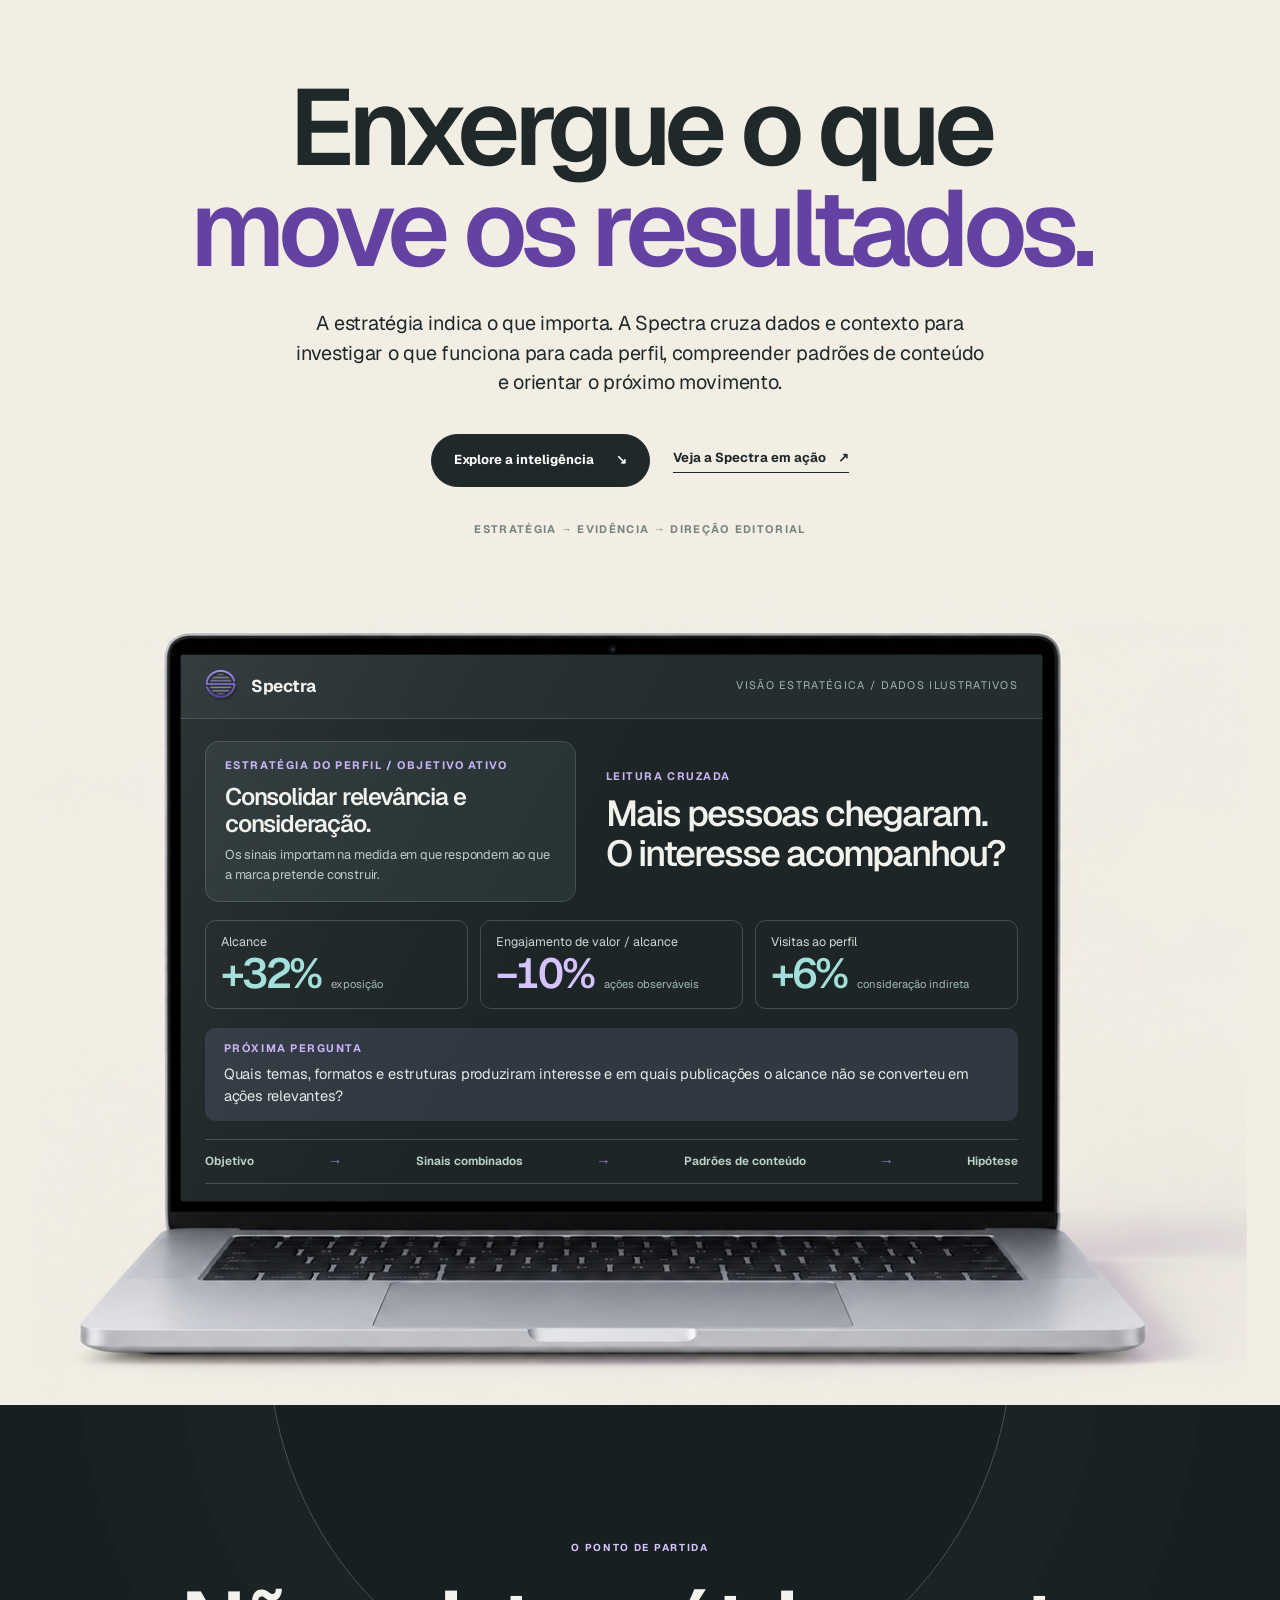
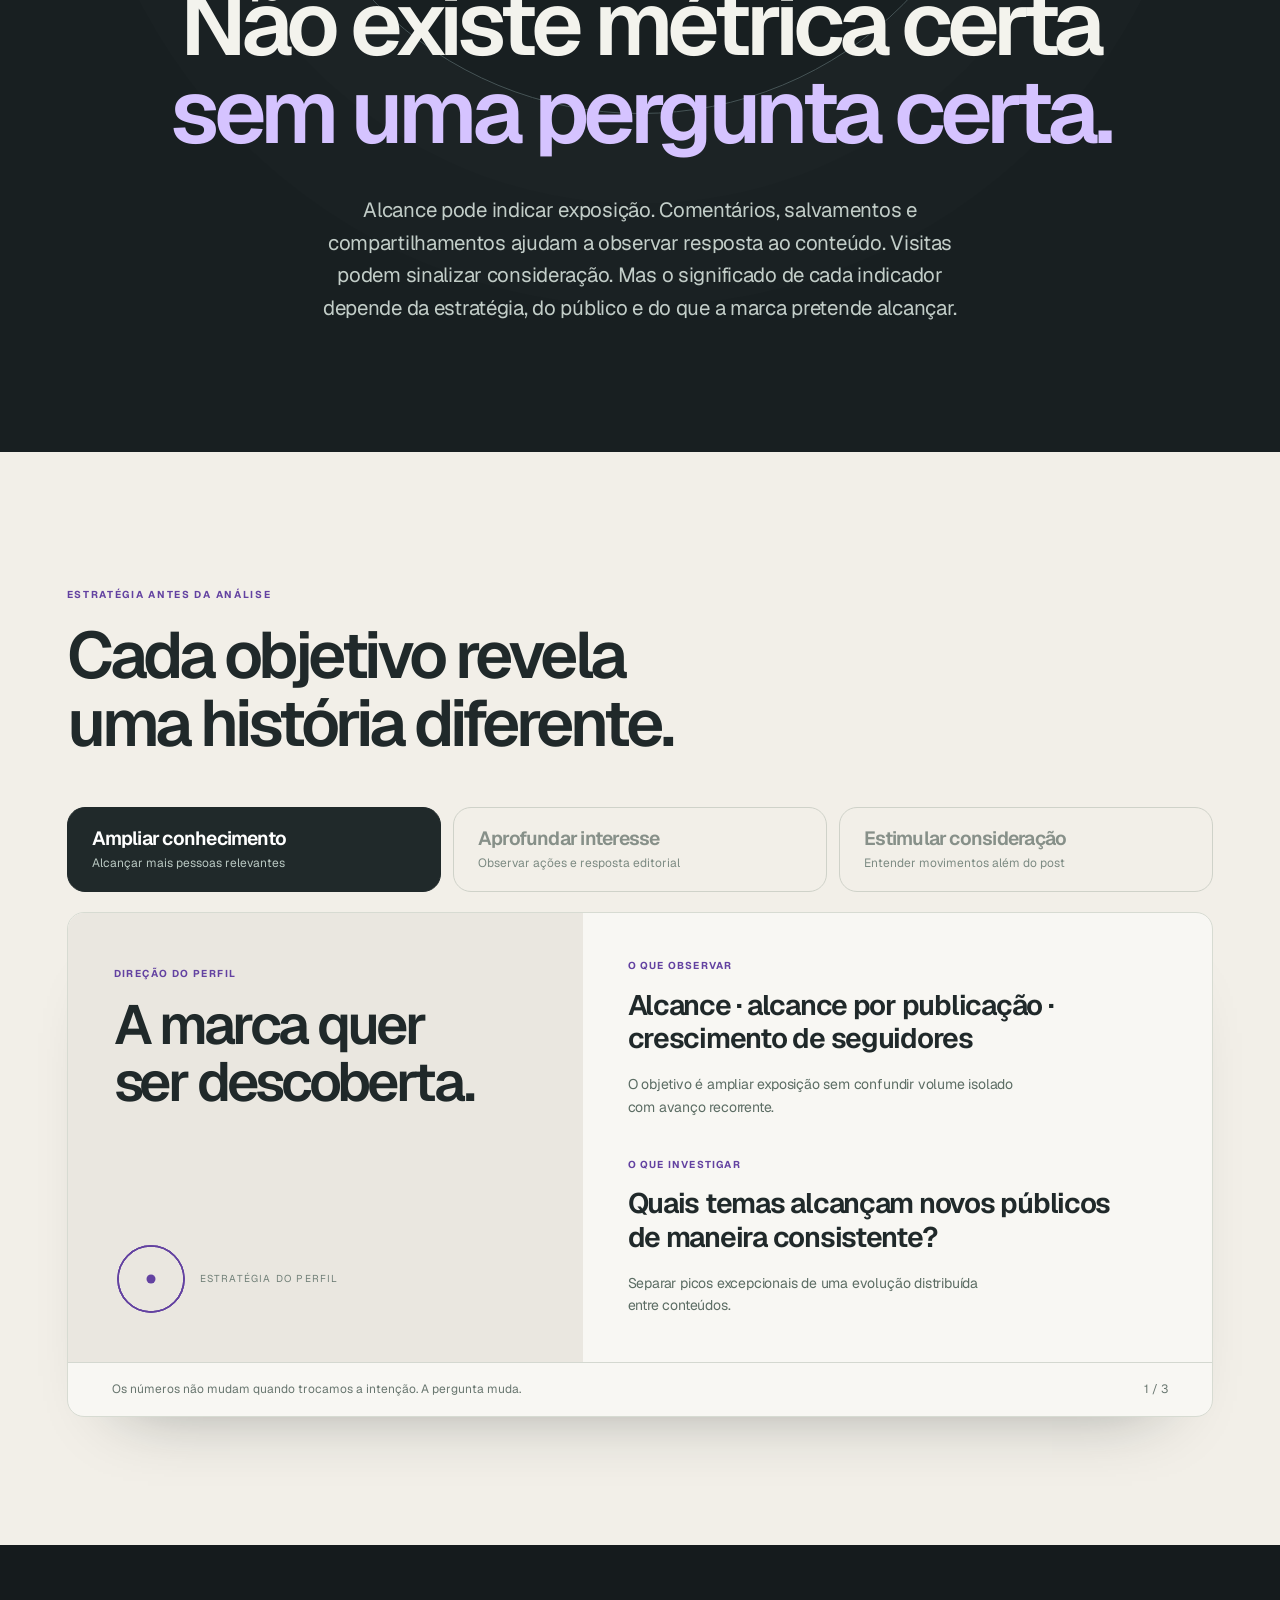
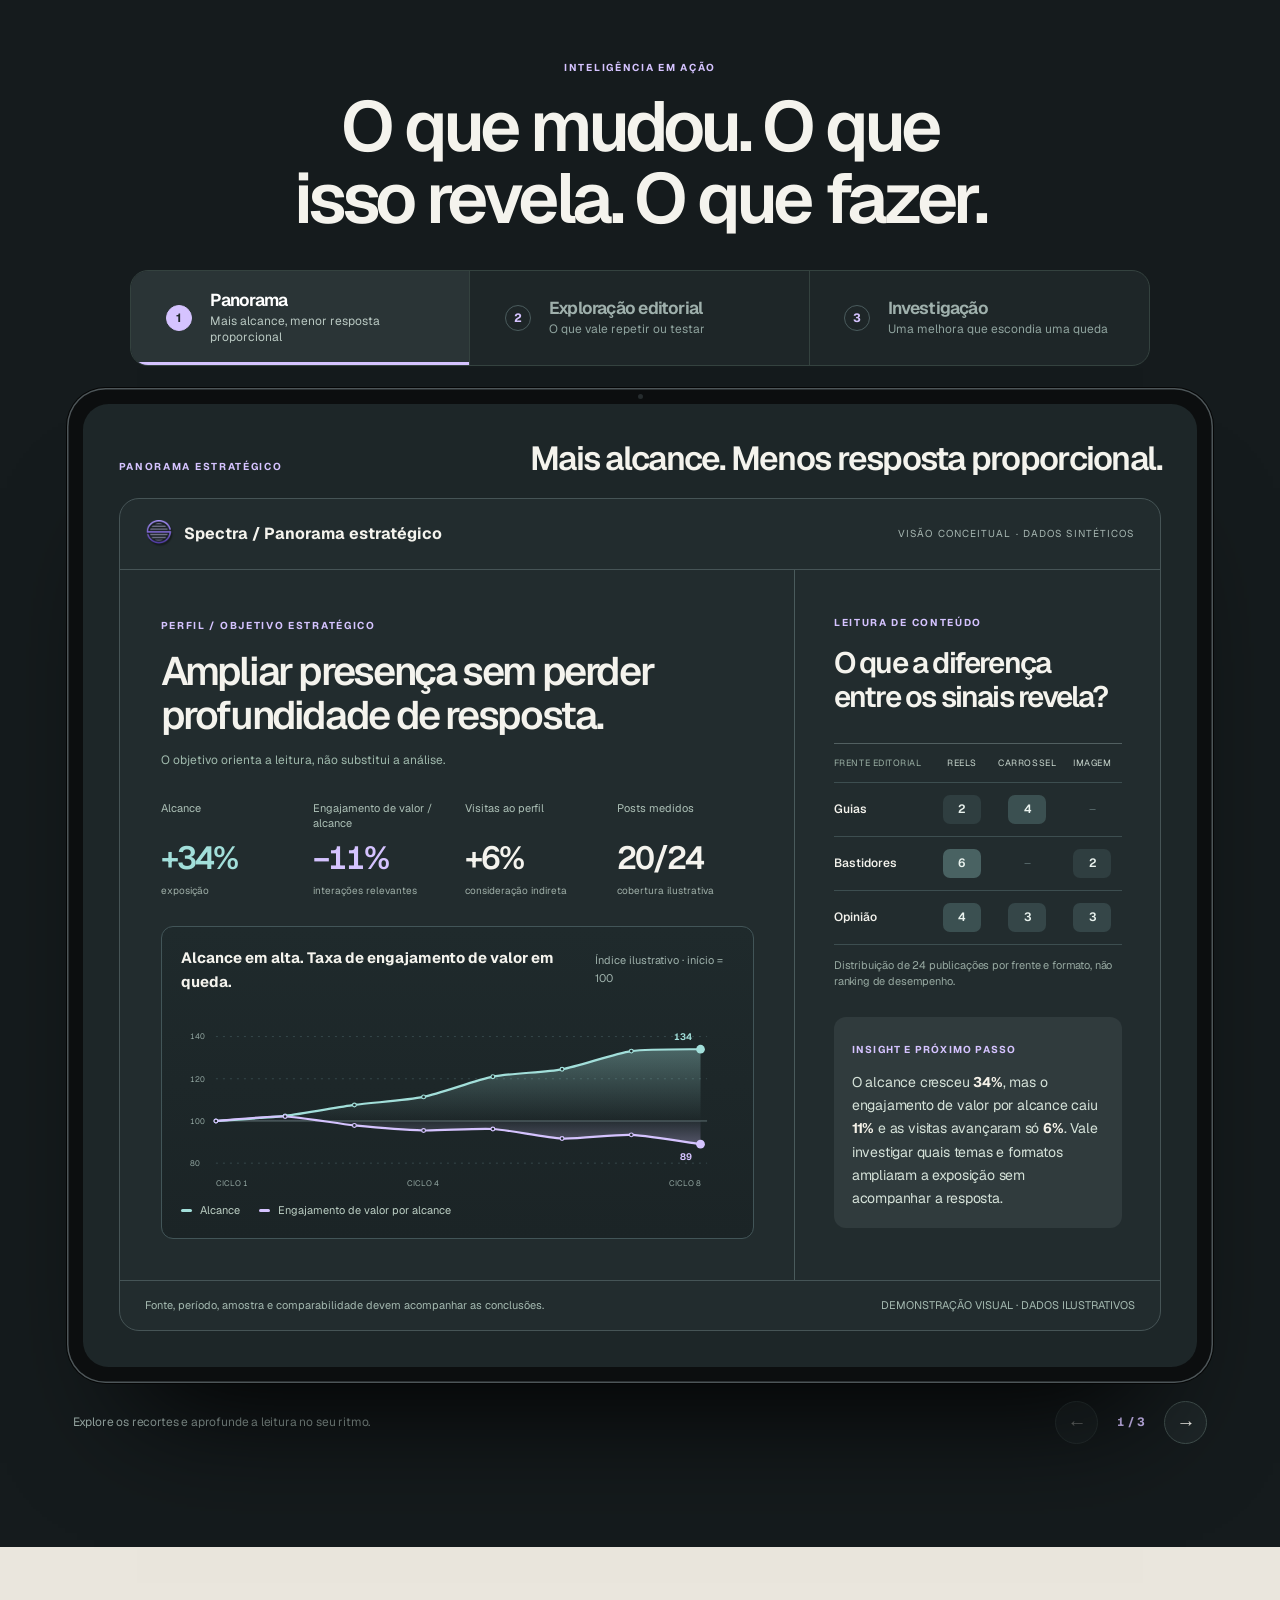
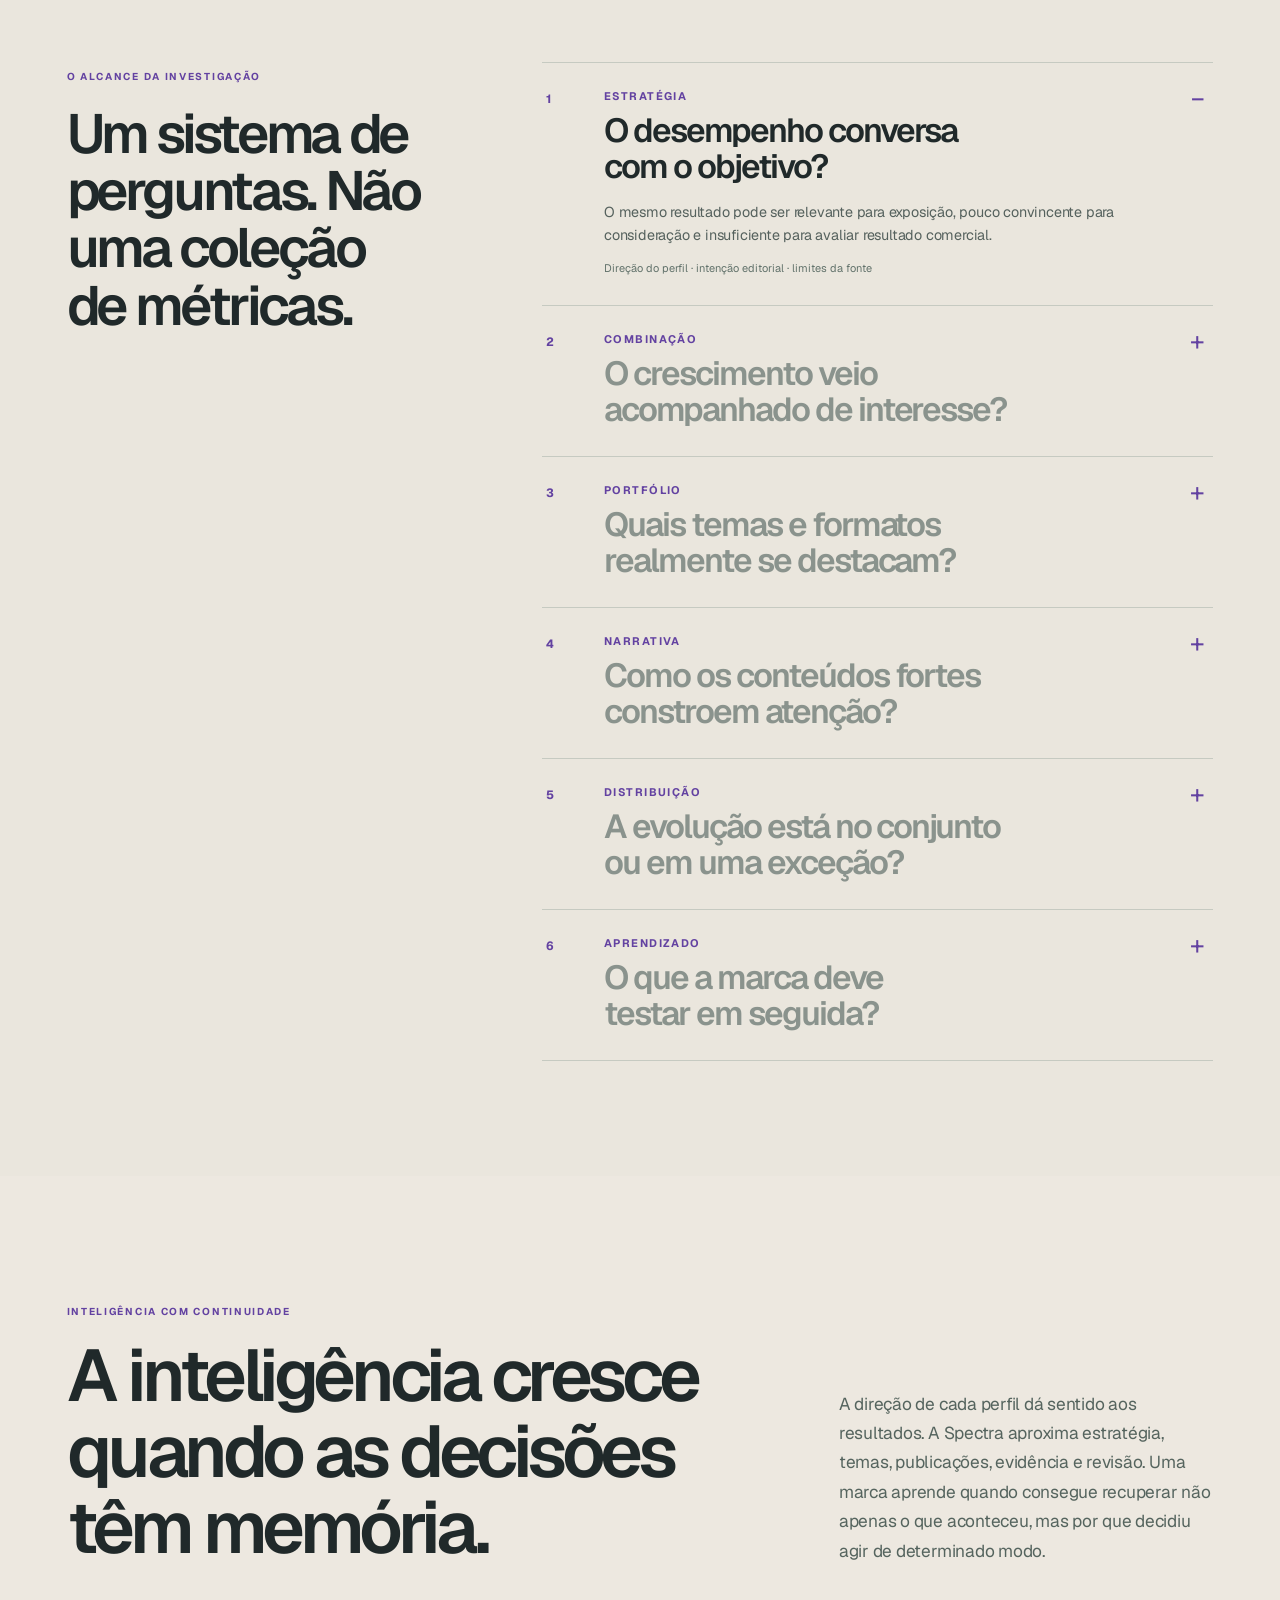
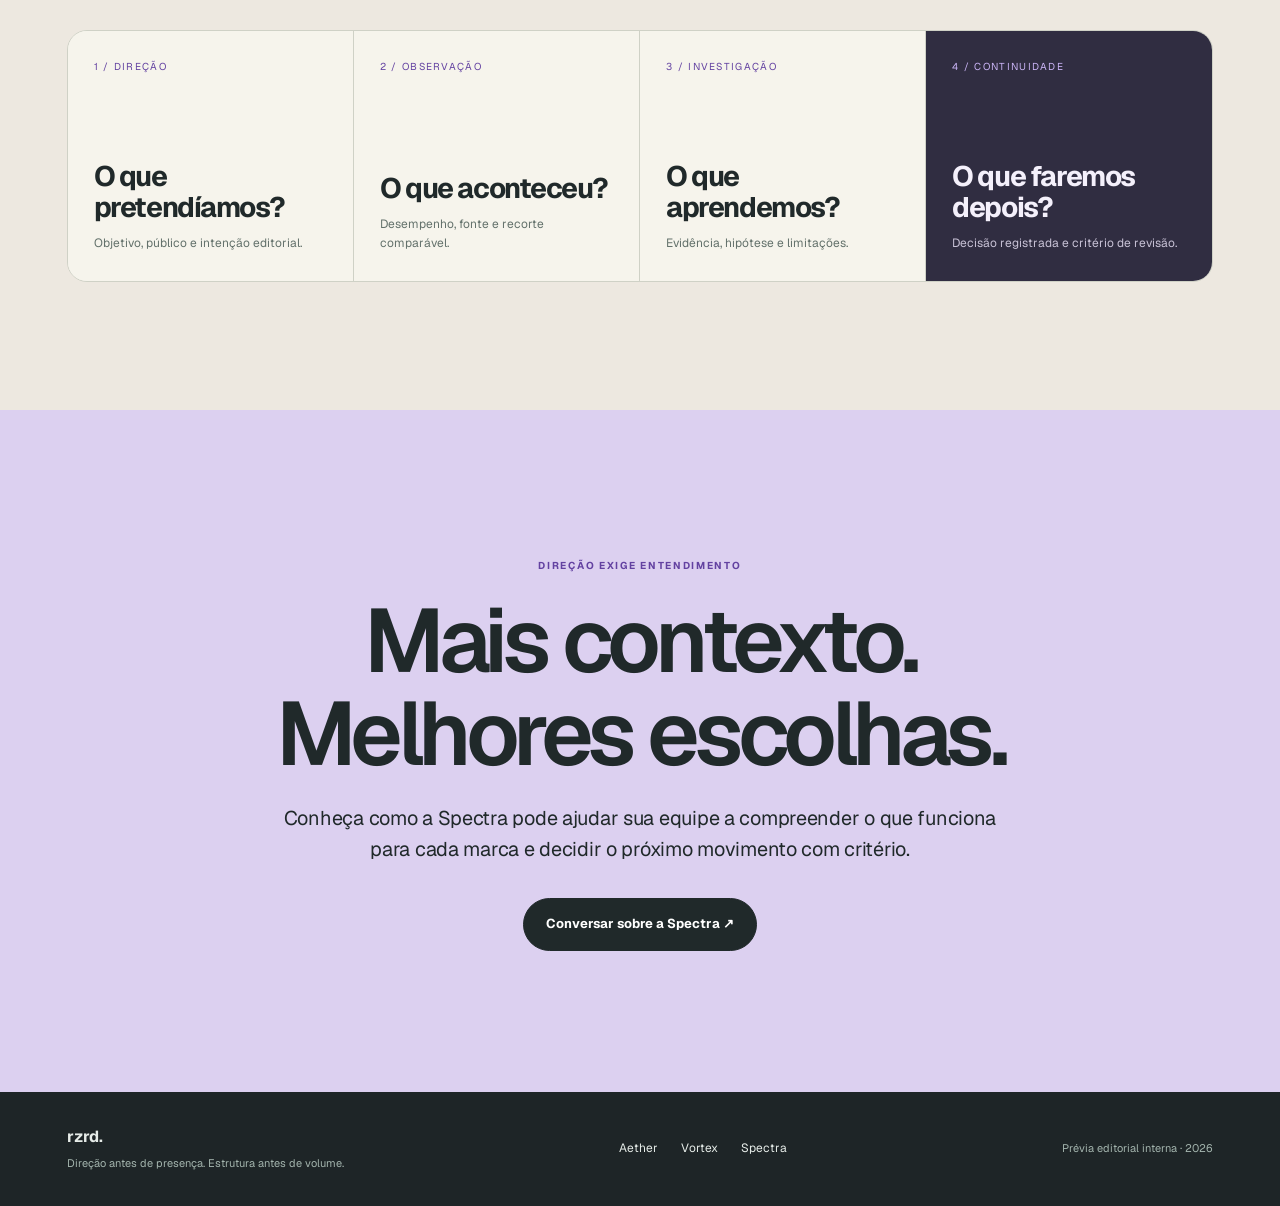
<file: spectra/b/index.html>
<!DOCTYPE html>
<html lang="pt-BR">
<head>
<meta charset="utf-8"/>
<meta content="width=device-width, initial-scale=1" name="viewport"/>
<meta content="noindex,nofollow" name="robots"/>
<meta content="#F4F1E8" name="theme-color"/>
<title>Spectra: Inteligência orientada pela estratégia | Rzrd.</title>
<meta content="A Spectra relaciona estratégia, desempenho, temas, formatos e narrativas para orientar decisões editoriais com evidências." name="description"/>
<link href="../favicon.svg" rel="icon" type="image/svg+xml"/>
<link as="font" crossorigin="" href="../fonts/geist-latin.woff2" rel="preload" type="font/woff2"/>
<link href="../css/base.css?v=6" rel="stylesheet"/>
<link href="../css/upgrade.css?v=6" rel="stylesheet"/>
<link href="../css/layout-b.css?v=6" rel="stylesheet"/>
</head>
<body>
<header class="header"><div class="wrap head-inner"><a aria-label="Rzrd., início" class="brand" href="https://rzrd.com.br"><span class="brand-square">R.</span><span class="brand-letters">rzrd.<small>DIREÇÃO · CRIAÇÃO · INTELIGÊNCIA</small></span></a><nav aria-label="Navegação principal" class="nav"><a href="https://rzrd.com.br/aether/">Aether</a><a href="https://rzrd.com.br/vortex/">Vortex</a><a class="is-current" href="#inicio">Spectra</a><a class="action" href="mailto:contato@rzrd.com.br?subject=Quero%20conhecer%20a%20Spectra">Conhecer a Spectra</a></nav><button aria-controls="mobileMenu" aria-expanded="false" class="menu-button" id="menuButton">Menu</button></div></header>
<nav aria-label="Navegação móvel" class="mobile-menu" id="mobileMenu"><a href="https://rzrd.com.br/aether/">Aether</a><a href="https://rzrd.com.br/vortex/">Vortex</a><a href="#inicio">Spectra</a><a href="mailto:contato@rzrd.com.br?subject=Quero%20conhecer%20a%20Spectra">Entrar em contato</a></nav>
<main id="inicio">
<section class="hero" id="inicio"><div class="wrap hero-grid"><div class="hero-editorial"><h1>Enxergue o que <em>move os resultados.</em></h1><p class="lead">A estratégia indica o que importa. A Spectra cruza dados e contexto para investigar o que funciona para cada perfil, compreender padrões de conteúdo e orientar o próximo movimento.</p><div class="hero-actions"><a class="action" href="#estrategia">Explore a inteligência <span aria-hidden="true">↘</span></a><a class="text-link" href="#experiencia">Veja a Spectra em ação <span aria-hidden="true">↗</span></a></div><div class="hero-foot">Estratégia → evidência → direção editorial</div></div><div class="concept"><div class="sx-photo"><div class="sx-deck"></div><div class="sx-lid"><img alt="" class="sx-photo-img" height="860" src="../img/laptop.jpg" width="1210"/><div class="sx-screen"><div class="sx-app"><div class="sx-bar"><img alt="Símbolo oficial da Spectra" src="../img/spectra-mark.png"/><b>Spectra</b><em>VISÃO ESTRATÉGICA / DADOS ILUSTRATIVOS</em></div><div class="sx-body"><div class="sx-row"><div class="sx-intent"><span class="sx-k">ESTRATÉGIA DO PERFIL / OBJETIVO ATIVO</span><strong>Consolidar relevância e consideração.</strong><p>Os sinais importam na medida em que respondem ao que a marca pretende construir.</p></div><div class="sx-q"><span class="sx-k">LEITURA CRUZADA</span><div>Mais pessoas chegaram.<br/>O interesse acompanhou?</div></div></div><div class="sx-kpis"><div><span>Alcance</span><strong>+34%</strong><small>exposição</small></div><div><span>Engajamento de valor / alcance</span><strong>−11%</strong><small>ações observáveis</small></div><div><span>Visitas ao perfil</span><strong>+6%</strong><small>consideração indireta</small></div></div><div class="sx-resp"><span class="sx-k">PRÓXIMA PERGUNTA</span><p>Quais temas, formatos e estruturas produziram interesse e em quais publicações o alcance não se converteu em ações relevantes?</p></div><div class="sx-flow"><span>Objetivo</span><i>→</i><span>Sinais combinados</span><i>→</i><span>Padrões de conteúdo</span><i>→</i><span>Hipótese</span></div></div></div></div></div></div></div></div></section>
<section class="section thesis"><div class="wrap thesis-grid"><div><span class="eyebrow">O ponto de partida</span><h2>Não existe métrica certa <em>sem uma pergunta certa.</em></h2></div><p>Alcance pode indicar exposição. Comentários, salvamentos e compartilhamentos ajudam a observar resposta ao conteúdo. Visitas podem sinalizar consideração. Mas o significado de cada indicador depende da estratégia, do público e do que a marca pretende alcançar.</p></div></section>
<section class="section v5-strategy" id="estrategia"><div class="wrap"><div class="v5-section-head"><div><span class="eyebrow accent">Estratégia antes da análise</span><h2 class="section-title">Cada objetivo revela uma história diferente.</h2></div></div><div class="v5-strategy-stage"><div aria-label="Objetivo da estratégia" class="v5-strategy-nav" role="tablist"><button aria-selected="true" class="v5-strategy-tab active" data-goal="0" role="tab" type="button">Ampliar conhecimento <span>Alcançar mais pessoas relevantes</span></button><button aria-selected="false" class="v5-strategy-tab" data-goal="1" role="tab" type="button">Aprofundar interesse <span>Observar ações e resposta editorial</span></button><button aria-selected="false" class="v5-strategy-tab" data-goal="2" role="tab" type="button">Estimular consideração <span>Entender movimentos além do post</span></button></div><div aria-live="polite" class="v5-strategy-panel"><div class="v5-strategy-panel-top"><div><span class="v5-ui-kicker">DIREÇÃO DO PERFIL</span><h3 id="v5-goal-title">A marca quer ser descoberta.</h3></div><span class="v5-profile-token">ESTRATÉGIA DO PERFIL</span></div><div class="v5-strategy-detail"><div><small>O QUE OBSERVAR</small><strong id="v5-goal-metrics">Alcance · alcance por publicação · crescimento de seguidores</strong><p id="v5-goal-context">O objetivo é ampliar exposição sem confundir volume isolado com avanço recorrente.</p></div><div><small>O QUE INVESTIGAR</small><strong id="v5-goal-question">Quais temas alcançam novos públicos de maneira consistente?</strong><p id="v5-goal-next">Separar picos excepcionais de uma evolução distribuída entre conteúdos.</p></div></div><div class="v5-strategy-foot"><span>Os números não mudam quando trocamos a intenção. A pergunta muda.</span><span id="v5-goal-count">1 / 3</span></div></div></div></div></section>
<section aria-labelledby="v10-showcase-title" class="section v10-showcase" id="experiencia">
<div class="wrap">
<div class="v10-showcase-head">
<span class="eyebrow accent">Inteligência em ação</span>
<h2 class="section-title" id="v10-showcase-title">O que mudou. O que isso revela. O que fazer.</h2>
</div>
<div class="v10-showcase-shell">
<div aria-label="Explore as demonstrações da Spectra" class="v10-demo-nav" role="tablist">
<button aria-controls="v10-scene-0" aria-selected="true" class="v10-demo-tab active" data-demo="0" id="v10-tab-0" role="tab" tabindex="0" type="button"><span class="v10-step">1</span><span class="v10-tab-copy"><strong>Panorama</strong><small>Mais alcance, menor resposta proporcional</small></span></button>
<button aria-controls="v10-scene-1" aria-selected="false" class="v10-demo-tab" data-demo="1" id="v10-tab-1" role="tab" tabindex="-1" type="button"><span class="v10-step">2</span><span class="v10-tab-copy"><strong>Exploração editorial</strong><small>O que vale repetir ou testar</small></span></button>
<button aria-controls="v10-scene-2" aria-selected="false" class="v10-demo-tab" data-demo="2" id="v10-tab-2" role="tab" tabindex="-1" type="button"><span class="v10-step">3</span><span class="v10-tab-copy"><strong>Investigação</strong><small>Uma melhora que escondia uma queda</small></span></button>
</div>
<div class="v10-showcase-content">
<section aria-labelledby="v10-tab-0" class="v10-scene dashboard" id="v10-scene-0" role="tabpanel"><div class="v10-panel-heading"><span class="eyebrow">Panorama estratégico</span><h3>Mais alcance. Menos resposta proporcional.</h3></div><div class="dashboard-shell"><div class="dash-top"><div class="brand"><img alt="" src="../img/spectra-mark.png"/> Spectra / Panorama estratégico</div><small>visão conceitual · dados sintéticos</small></div><div class="v5-dash-ui"><div class="v5-dash-main"><div class="v5-dash-intent"><span class="eyebrow" style="color:var(--lav)">PERFIL / OBJETIVO ESTRATÉGICO</span><strong>Ampliar presença sem perder profundidade de resposta.</strong><small>O objetivo orienta a leitura, não substitui a análise.</small></div><div class="v5-dash-counters"><div><span>Alcance</span><strong class="mint">+34%</strong><small>exposição</small></div><div><span>Engajamento de valor / alcance</span><strong class="lavender">−11%</strong><small>interações relevantes</small></div><div><span>Visitas ao perfil</span><strong>+6%</strong><small>consideração indireta</small></div><div><span>Posts medidos</span><strong>20/24</strong><small>cobertura ilustrativa</small></div></div><div class="v5-chart-frame"><div class="v5-chart-caption"><strong>Alcance em alta. Taxa de engajamento de valor em queda.</strong><span>Índice ilustrativo · início = 100</span></div><svg aria-label="Gráfico ilustrativo com alcance em alta e engajamento de valor por alcance em leve queda, ambos com índice inicial 100" class="v5-wide-chart" role="img" viewbox="0 0 760 266"><g stroke="#435355" stroke-width="1"><path d="M48 42H723M48 100H723M48 158H723M48 216H723"></path><path d="M48 42V216"></path></g><g fill="#95AAA5" font-family="Arial,sans-serif" font-size="12"><text x="12" y="47">140</text><text x="12" y="105">120</text><text x="12" y="163">100</text><text x="12" y="221">80</text><text x="50" y="246">CICLO 1</text><text x="385" y="246">CICLO 4</text><text x="675" y="246">CICLO 8</text></g><path d="M48 158 L142 151 L237 136 L332 125 L427 97 L522 87 L617 62 L714 59" fill="none" stroke="#A2DFDA" stroke-linecap="round" stroke-width="4"></path><path d="M48 158 L142 152 L237 164 L332 171 L427 169 L522 182 L617 177 L714 190" fill="none" stroke="#D5C3FF" stroke-linecap="round" stroke-width="4"></path><circle cx="714" cy="59" fill="#A2DFDA" r="6"></circle><circle cx="714" cy="190" fill="#D5C3FF" r="6"></circle></svg><div class="v5-chart-legend"><span><i class="mint"></i>Alcance</span><span><i class="lavender"></i>Engajamento de valor por alcance</span></div></div></div><div class="v5-dash-aside"><div class="v5-dash-side-head"><span class="eyebrow" style="color:var(--lav)">LEITURA DE CONTEÚDO</span><h3>O que a diferença entre os sinais revela?</h3></div><div class="v5-topic-matrix"><div class="v5-matrix-head"><span>FRENTE EDITORIAL</span><span>REELS</span><span>CARROSSEL</span><span>IMAGEM</span></div><div><b>Guias</b><span>2</span><span>4</span><span class="empty"></span></div><div><b>Bastidores</b><span>6</span><span class="empty"></span><span>2</span></div><div><b>Opinião</b><span>4</span><span>3</span><span>3</span></div></div><p class="v5-matrix-note">Distribuição de 24 publicações por frente e formato, não ranking de desempenho.</p><div class="v5-dash-questions"><span>INSIGHT E PRÓXIMO PASSO</span><p>O alcance cresceu <strong>34%</strong>, mas o engajamento de valor por alcance caiu <strong>11%</strong> e as visitas avançaram só <strong>6%</strong>. Vale investigar quais temas e formatos ampliaram a exposição sem acompanhar a resposta.</p></div></div></div><div class="dash-foot"><span>Fonte, período, amostra e comparabilidade devem acompanhar as conclusões.</span><span>DEMONSTRAÇÃO VISUAL · DADOS ILUSTRATIVOS</span></div></div></section>
<section aria-labelledby="v10-tab-1" class="v10-scene v5-editorial" hidden="" id="v10-scene-1" role="tabpanel"><div class="v10-panel-heading"><span class="eyebrow">Inteligência de conteúdo</span><h3>O que vale repetir? O que merece um teste?</h3></div><div class="v5-editorial-grid"><div aria-label="Lentes de análise editorial" class="v5-editorial-selector" role="tablist"><button aria-selected="true" class="v5-editorial-tab active" data-lens="0" role="tab" type="button"><span>1 / TEMAS × FORMATOS</span><strong>A vantagem do formato quase some no mesmo tema.</strong></button><button aria-selected="false" class="v5-editorial-tab" data-lens="1" role="tab" type="button"><span>2 / SINAIS COMBINADOS</span><strong>Mais curtidas, menos salvamentos por alcance.</strong></button><button aria-selected="false" class="v5-editorial-tab" data-lens="2" role="tab" type="button"><span>3 / ESTRUTURA NARRATIVA</span><strong>Exemplos práticos aparecem mais entre os líderes.</strong></button></div><div class="v5-editorial-stage"><div class="v5-lens active" id="v5-lens-0"><div class="v5-lens-label">COMPOSIÇÃO / A VANTAGEM APARENTE</div><h3>Dentro de tutoriais, os formatos quase empatam.</h3><p>Carrosséis superam Reels na média geral: 80 contra 40 salvamentos por publicação. Nos tutoriais, são 84 contra 82.</p><div class="v5-side-compare"><div><small>Média geral de salvamentos por publicação</small><div class="v5-bar-item"><span>Carrosséis</span><i style="--v:100%"></i><b>80</b></div><div class="v5-bar-item"><span>Reels</span><i style="--v:50%"></i><b>40</b></div></div><div><small>Somente conteúdos de tutorial</small><div class="v5-bar-item"><span>Carrosséis</span><i style="--v:100%"></i><b>84</b></div><div class="v5-bar-item"><span>Reels</span><i style="--v:97.6%"></i><b>82</b></div></div></div><div class="v5-lens-callout"><b>Insight e próximo teste</b><p>A vantagem geral do carrossel quase desaparece ao comparar tutoriais. Teste a mesma pauta nos dois formatos antes de decidir qual priorizar.</p></div></div><div class="v5-lens" id="v5-lens-1"><div class="v5-lens-label">QUALIDADE DA RESPOSTA / INDICADORES EM CONTRASTE</div><h3>Mais curtidas. Menos salvamentos por alcance.</h3><p>As curtidas aumentaram 40%, mas a taxa de salvamentos por alcance caiu de 1,2% para 0,7%.</p><div class="v5-signal-contrast"><div><span>Curtidas</span><strong>+40%</strong><small>variação entre períodos</small></div><div><span>Salvamentos / alcance</span><strong>1,2% → 0,7%</strong><small>coortes comparáveis</small></div></div><div class="v5-composition"><span>O que o conjunto pode incluir</span><div><i>Comentários</i><i>Salvamentos</i><i>Compartilhamentos</i></div><small>“Engajamento de valor” é uma convenção de análise. Não é uma medida automática de intenção positiva.</small></div><div class="v5-lens-callout"><b>Insight e próximo teste</b><p>O crescimento das curtidas não veio acompanhado desse sinal de interesse proporcional. Reveja os temas e convites das publicações antes de repetir a abordagem.</p></div></div><div class="v5-lens" id="v5-lens-2"><div class="v5-lens-label">DISSECAR PUBLICAÇÕES / PADRÕES DE NARRATIVA</div><h3>Aplicações concretas aparecem mais nos conteúdos líderes.</h3><p>Seis dos oito líderes apresentam uma aplicação prática. Entre os outros 24 conteúdos, isso ocorre em quatro.</p><div class="v5-narrative-anatomy"><div class="v5-narrative-stat"><strong>6 de 8</strong><span>conteúdos líderes com aplicação concreta</span></div><div class="v5-narrative-stat"><strong>4 de 24</strong><span>demais conteúdos com essa característica</span></div></div><div class="v5-anatomy-track"><div><small>ABERTURA</small><b>Qual promessa desperta atenção?</b></div><div><small>DESENVOLVIMENTO</small><b>Como a ideia ganha prova ou aplicação?</b></div><div><small>ENCERRAMENTO</small><b>Que ação a publicação convida a realizar?</b></div></div><div class="v5-lens-callout"><b>Insight e próximo teste</b><p>Há uma associação que merece teste, não uma causa comprovada. Experimente abrir um conteúdo com aplicação concreta e compare com uma versão equivalente.</p></div></div><div class="v5-editorial-stage-bottom"><span>LEITURA EXPLORATÓRIA · DADOS SINTÉTICOS</span><button class="v7-open-ranking" data-open="ranking-modal" type="button">Explorar ranking e dissecação <span aria-hidden="true">↗</span></button><span id="v5-lens-count">1 / 3</span></div></div></div></section>
<section aria-labelledby="v10-tab-2" class="v10-scene v10-case" hidden="" id="v10-scene-2" role="tabpanel"><div class="v10-panel-heading"><span class="eyebrow">Um caso em profundidade</span><h3>O total cresceu 95%. A mediana caiu 50%.</h3></div><div class="case-layout"><div aria-label="Etapas da investigação" class="case-tabs" role="tablist"><button aria-controls="case0" aria-selected="true" class="case-tab" data-case="0" id="casetab0" role="tab" type="button"><b>1</b><strong>O total</strong><small>Salvamentos +95%</small></button><button aria-controls="case1" aria-selected="false" class="case-tab" data-case="1" id="casetab1" role="tab" type="button"><b>2</b><strong>O padrão</strong><small>Mediana −50%</small></button><button aria-controls="case2" aria-selected="false" class="case-tab" data-case="2" id="casetab2" role="tab" type="button"><b>3</b><strong>A decisão</strong><small>Investigar sem repetir tudo</small></button></div><div class="case-result"><div class="case-toolbar"><span class="eyebrow">Spectra / Investigação orientada por evidência</span><span id="caseCount">1 / 3</span></div><div aria-labelledby="casetab0" class="case-slide active" id="case0" role="tabpanel"><h3>Os salvamentos subiram 95%.</h3><p>Foram dez publicações medidas aos sete dias em cada mês. Setembro somou 1.000 salvamentos; outubro, 1.950.</p><div class="case-metrics"><div class="case-metric"><span>Setembro</span><strong>1.000</strong><small>10 posts medidos aos sete dias</small></div><div class="case-metric"><span>Outubro</span><strong>1.950</strong><small>10 posts medidos aos sete dias</small></div></div><div class="barcompare"><div class="item"><strong>Setembro</strong><i style="--w:51.28%"></i><b>1.000</b></div><div class="item"><strong>Outubro</strong><i style="--w:100%"></i><b>1.950</b></div></div><div class="case-callout"><b>O que isso mostra</b><p>O total melhorou. Ainda falta saber se essa melhora se espalhou pelos conteúdos.</p></div></div>
<div aria-labelledby="casetab1" class="case-slide" id="case1" role="tabpanel"><h3>Um único post sustenta a melhora.</h3><p>Em outubro, um conteúdo teve 1.500 salvamentos. Os outros nove tiveram 50 cada. A mediana caiu de 100 para 50.</p><div class="distribution-chart"><svg aria-label="Distribuição dos salvamentos: dez posts com 100 em setembro; nove com 50 e um com 1500 em outubro" role="img" viewbox="0 0 680 270"><g font-family="Arial,sans-serif"><g stroke="#DDE0D9" stroke-width="1"><line x1="78" x2="645" y1="218" y2="218"></line><line x1="78" x2="645" y1="158" y2="158"></line><line x1="78" x2="645" y1="98" y2="98"></line><line x1="78" x2="645" y1="38" y2="38"></line></g><g fill="#637169" font-size="11"><text text-anchor="end" x="68" y="222">0</text><text text-anchor="end" x="68" y="162">500</text><text text-anchor="end" x="68" y="102">1.000</text><text text-anchor="end" x="68" y="42">1.500</text><text text-anchor="middle" x="225" y="254">Setembro</text><text text-anchor="middle" x="502" y="254">Outubro</text></g><g fill="#83C5C0" stroke="#F8F9F6" stroke-width="2"><circle cx="120" cy="206" r="8"></circle><circle cx="143" cy="206" r="8"></circle><circle cx="166" cy="206" r="8"></circle><circle cx="189" cy="206" r="8"></circle><circle cx="212" cy="206" r="8"></circle><circle cx="235" cy="206" r="8"></circle><circle cx="258" cy="206" r="8"></circle><circle cx="281" cy="206" r="8"></circle><circle cx="304" cy="206" r="8"></circle><circle cx="327" cy="206" r="8"></circle></g><g fill="#9F7BCF" stroke="#F8F9F6" stroke-width="2"><circle cx="395" cy="212" r="8"></circle><circle cx="417" cy="212" r="8"></circle><circle cx="439" cy="212" r="8"></circle><circle cx="461" cy="212" r="8"></circle><circle cx="483" cy="212" r="8"></circle><circle cx="505" cy="212" r="8"></circle><circle cx="527" cy="212" r="8"></circle><circle cx="549" cy="212" r="8"></circle><circle cx="571" cy="212" r="8"></circle></g><circle cx="612" cy="38" fill="#60429B" r="11" stroke="#F8F9F6" stroke-width="3"></circle><text fill="#624399" font-size="12" font-weight="bold" text-anchor="middle" x="610" y="20">1.500</text><g fill="#698078" font-size="10"><text text-anchor="end" x="335" y="196">10 × 100</text><text x="585" y="204">9 × 50</text></g></g></svg></div><div class="interim"><div><strong>100 → 50</strong><span>mediana por publicação, −50%</span></div><div><strong>79,5%</strong><span>concentração nos dois maiores posts de outubro</span></div></div><div class="case-callout"><b>O insight</b><p>A rotina ficou pior, embora o total do mês tenha aumentado.</p></div></div>
<div aria-labelledby="casetab2" class="case-slide" id="case2" role="tabpanel"><h3>Investigar o pico. Recuperar a rotina.</h3><p>O resultado excepcional merece estudo, mas não justifica repetir toda a estratégia. As próximas ações precisam ser diferentes.</p><div class="interim"><div><strong>Investigação A</strong><span>O que torna a publicação de 1.500 salvamentos diferente?</span></div><div><strong>Investigação B</strong><span>Por que a rotina caiu de 100 para 50 de mediana?</span></div></div><div class="case-callout"><b>O que fazer</b><p>Estudar o post excepcional e testar uma mudança na série habitual antes de ampliar a produção.</p></div><p class="case-note">A análise identifica o contraste, não a causa. A decisão é uma hipótese editorial a ser revisada com dados comparáveis.</p></div><div class="case-end"><span>DADOS SINTÉTICOS · UMA DEMONSTRAÇÃO ANALÍTICA</span><button id="nextCase" type="button">Próxima perspectiva ↗</button></div></div></div></section>
</div>
<div class="v10-showcase-bottom">
<p class="v10-bottom-hint">Explore os recortes e aprofunde a leitura no seu ritmo.</p>
<div class="v10-demo-arrows"><button aria-label="Demonstração anterior" class="v10-arrow" id="v10-prev" type="button">←</button><span aria-live="polite" class="v10-demo-count">1 / 3</span><button aria-label="Próxima demonstração" class="v10-arrow" id="v10-next" type="button">→</button></div>
</div>
</div>
</div>
</section>
<section class="section insights"><div class="wrap"><div class="insights-head"><div><span class="eyebrow accent">O alcance da investigação</span><h2 class="section-title">Um sistema de perguntas. Não uma coleção de métricas.</h2></div></div><div aria-label="Capacidades de investigação" class="v10-cap-rail" role="group"><article class="v10-cap active" data-cap="0">
<button aria-controls="v10-cap-body-0" aria-expanded="true" class="v10-cap-trigger" type="button">
<span class="v10-cap-index" data-number="1">1 / ESTRATÉGIA</span><strong class="v10-cap-short">Estratégia</strong><span aria-hidden="true" class="v10-cap-indicator">−</span>
</button>
<div aria-hidden="false" class="v10-cap-body" id="v10-cap-body-0"><h3>O desempenho conversa com o objetivo?</h3><p>O mesmo resultado pode ser relevante para exposição, pouco convincente para consideração e insuficiente para avaliar resultado comercial.</p><div class="v10-cap-ref">Direção do perfil · intenção editorial · limites da fonte</div></div>
</article><article class="v10-cap" data-cap="1">
<button aria-controls="v10-cap-body-1" aria-expanded="false" class="v10-cap-trigger" type="button">
<span class="v10-cap-index" data-number="2">2 / COMBINAÇÃO</span><strong class="v10-cap-short">Combinação</strong><span aria-hidden="true" class="v10-cap-indicator">+</span>
</button>
<div aria-hidden="true" class="v10-cap-body" id="v10-cap-body-1"><h3>O crescimento veio acompanhado de interesse?</h3><p>Relacione alcance, engajamento de valor, visitas e distribuição de interações sem transformar um indicador em explicação para todos os outros.</p><div class="v10-cap-ref">Composição · taxas · período · cobertura</div></div>
</article><article class="v10-cap" data-cap="2">
<button aria-controls="v10-cap-body-2" aria-expanded="false" class="v10-cap-trigger" type="button">
<span class="v10-cap-index" data-number="3">3 / PORTFÓLIO</span><strong class="v10-cap-short">Portfólio</strong><span aria-hidden="true" class="v10-cap-indicator">+</span>
</button>
<div aria-hidden="true" class="v10-cap-body" id="v10-cap-body-2"><h3>Quais temas e formatos realmente se destacam?</h3><p>Compare grupos equivalentes. O formato aparentemente vencedor pode concentrar justamente os assuntos mais fortes daquele perfil.</p><div class="v10-cap-ref">Tema × formato · amostra · comparabilidade</div></div>
</article><article class="v10-cap" data-cap="3">
<button aria-controls="v10-cap-body-3" aria-expanded="false" class="v10-cap-trigger" type="button">
<span class="v10-cap-index" data-number="4">4 / NARRATIVA</span><strong class="v10-cap-short">Narrativa</strong><span aria-hidden="true" class="v10-cap-indicator">+</span>
</button>
<div aria-hidden="true" class="v10-cap-body" id="v10-cap-body-3"><h3>Como os conteúdos fortes constroem atenção?</h3><p>Investigue a promessa da abertura, a estrutura de desenvolvimento, a presença de exemplos e o convite final sem presumir causa.</p><div class="v10-cap-ref">Legendas · padrões editoriais · análise de mídia condicionada</div></div>
</article><article class="v10-cap" data-cap="4">
<button aria-controls="v10-cap-body-4" aria-expanded="false" class="v10-cap-trigger" type="button">
<span class="v10-cap-index" data-number="5">5 / DISTRIBUIÇÃO</span><strong class="v10-cap-short">Distribuição</strong><span aria-hidden="true" class="v10-cap-indicator">+</span>
</button>
<div aria-hidden="true" class="v10-cap-body" id="v10-cap-body-4"><h3>A evolução está no conjunto ou em uma exceção?</h3><p>Olhe além da média para medianas, quartis, concentração e resultados excepcionais que podem esconder a rotina.</p><div class="v10-cap-ref">Distribuição · sensibilidade · posts individuais</div></div>
</article><article class="v10-cap" data-cap="5">
<button aria-controls="v10-cap-body-5" aria-expanded="false" class="v10-cap-trigger" type="button">
<span class="v10-cap-index" data-number="6">6 / APRENDIZADO</span><strong class="v10-cap-short">Aprendizado</strong><span aria-hidden="true" class="v10-cap-indicator">+</span>
</button>
<div aria-hidden="true" class="v10-cap-body" id="v10-cap-body-5"><h3>O que a marca deve testar em seguida?</h3><p>Transforme um padrão em hipótese pequena, com evidência associada, indicador escolhido e um momento definido de revisão.</p><div class="v10-cap-ref">Evidência · decisão · Caderno · próximo ciclo</div></div>
</article></div></div></section>
<section class="section memory"><div class="wrap memory-grid"><div><span class="eyebrow accent">Inteligência com continuidade</span><h2>A inteligência cresce quando as decisões têm memória.</h2><p>A direção de cada perfil dá sentido aos resultados. A Spectra aproxima estratégia, temas, publicações, evidência e revisão. Uma marca aprende quando consegue recuperar não apenas o que aconteceu, mas por que decidiu agir de determinado modo.</p></div><div class="memory-track"><div class="memory-item"><small>1 / DIREÇÃO</small><strong>O que pretendíamos?</strong><span>Objetivo, público e intenção editorial.</span></div><div class="memory-item"><small>2 / OBSERVAÇÃO</small><strong>O que aconteceu?</strong><span>Desempenho, fonte e recorte comparável.</span></div><div class="memory-item"><small>3 / INVESTIGAÇÃO</small><strong>O que aprendemos?</strong><span>Evidência, hipótese e limitações.</span></div><div class="memory-item"><small>4 / CONTINUIDADE</small><strong>O que faremos depois?</strong><span>Decisão registrada e critério de revisão.</span></div></div></div></section>
<section class="cta"><div class="wrap"><span class="eyebrow">Direção exige entendimento</span><h2>Mais contexto. Melhores escolhas.</h2><p>Conheça como a Spectra pode ajudar sua equipe a compreender o que funciona para cada marca e decidir o próximo movimento com critério.</p><a class="action" href="mailto:contato@rzrd.com.br?subject=Quero%20conhecer%20a%20Spectra">Conversar sobre a Spectra ↗</a></div></section>
</main>
<footer class="footer"><div class="wrap"><div><strong>rzrd.</strong><br/><small>Direção antes de presença. Estrutura antes de volume.</small></div><div class="links"><a href="https://rzrd.com.br/aether/">Aether</a><a href="https://rzrd.com.br/vortex/">Vortex</a><a href="#inicio">Spectra</a></div><small>Prévia editorial interna · 2026</small></div></footer>
<div aria-hidden="true" class="v5-modal-backdrop" id="ranking-modal">
<div aria-labelledby="ranking-modal-title" aria-modal="true" class="v5-modal" role="dialog">
<div class="v5-modal-header">
<div>
<span class="eyebrow accent">Spectra / Inteligência de conteúdo</span>
<h3 id="ranking-modal-title">O que os melhores conteúdos têm em comum?</h3>
</div>
<button aria-label="Fechar modal" class="v5-modal-close" data-close="ranking-modal" type="button">×</button>
</div>
<div class="v5-ranking-shell">
<div class="v5-ranking-topbar">
<div>
<h4>Ranking de conteúdos</h4>
<div class="meta">Estudo visual com métricas do ranking de referência · Outubro de 2026</div>
</div>
<div class="meta">Selecione uma publicação para investigar.</div>
</div>
<div class="v5-ranking-filters">
<span class="v5-filter-chip">Formato</span>
<span class="v5-filter-chip">Frente de conteúdo</span>
<span class="v5-filter-chip">Automação</span>
<span class="v5-filter-chip">Colab</span>
<span class="v5-filter-chip">Impulsionamento</span>
<span class="v5-filter-chip">1 de out. de 2026 · 31 de out. de 2026</span>
</div>
<div class="v5-ranking-grid">
<div class="v5-ranking-left">
<div aria-label="Conteúdos do ranking" class="v5-ranking-cards" role="tablist">
<button aria-selected="true" class="v5-rank-card active" data-rank="0" type="button"><span class="v5-rank-no">1.</span><div class="v5-rank-thumb"><img alt="Recorte visual da publicação 1 do ranking de referência" loading="lazy" src="../img/rank-1.webp"/></div><span class="v5-rank-title">2027 tem grandes oportunidades para devs.</span></button>
<button aria-selected="false" class="v5-rank-card" data-rank="1" type="button"><span class="v5-rank-no">2.</span><div class="v5-rank-thumb"><img alt="Recorte visual da publicação 2 do ranking de referência" loading="lazy" src="../img/rank-2.webp"/></div><span class="v5-rank-title">Reel de opinião com corte direto e promessa clara.</span></button>
<button aria-selected="false" class="v5-rank-card" data-rank="2" type="button"><span class="v5-rank-no">3.</span><div class="v5-rank-thumb"><img alt="Recorte visual da publicação 3 do ranking de referência" loading="lazy" src="../img/rank-3.webp"/></div><span class="v5-rank-title">Carrossel técnico com comparação explícita.</span></button>
<button aria-selected="false" class="v5-rank-card" data-rank="3" type="button"><span class="v5-rank-no">4.</span><div class="v5-rank-thumb"><img alt="Recorte visual da publicação 4 do ranking de referência" loading="lazy" src="../img/rank-4.webp"/></div><span class="v5-rank-title">Registro de evento com prova social e contexto.</span></button>
<button aria-selected="false" class="v5-rank-card" data-rank="4" type="button"><span class="v5-rank-no">5.</span><div class="v5-rank-thumb"><img alt="Recorte visual da publicação 5 do ranking de referência" loading="lazy" src="../img/rank-5.webp"/></div><span class="v5-rank-title">Carrossel com tese forte e desdobramento editorial.</span></button>
</div>
<table aria-label="Métricas e atributos dos conteúdos do ranking" class="v5-ranking-table">
<tbody id="v5-ranking-table-body"></tbody>
</table>
</div>
<div class="v5-ranking-right">
<div class="v5-insight-card">
<div class="v5-insight-head">
<div>
<small id="v5-rank-kicker">CONTEÚDO 1 · CARD</small>
<h4 id="v5-rank-headline">Promessa concreta + contexto de oferta.</h4>
</div>
</div>
<div class="v5-metric-pills" id="v5-rank-pills"></div>
<div class="v5-insight-text" id="v5-rank-summary"></div>
<div class="v5-insight-list">
<div><b>Leitura principal</b><span id="v5-rank-reading"></span></div>
<div><b>O que valeria testar</b><span id="v5-rank-test"></span></div>
</div>
</div>
<div class="v5-anatomy-card">
<small>Dissecação do conteúdo</small>
<h4 id="v5-anatomy-title">Como a publicação se organiza.</h4>
<div class="v5-anatomy-steps" id="v5-anatomy-steps"></div>
<div class="v5-anatomy-note">Leituras ilustrativas: as hipóteses sobre narrativa dependem da análise dos conteúdos completos e de comparação com publicações equivalentes.</div>
</div>
</div>
</div>
</div>
</div>
</div>
<script src="../js/base.js?v=6"></script>
<script src="../js/upgrade.js?v=6"></script>
</body></html>
</file>
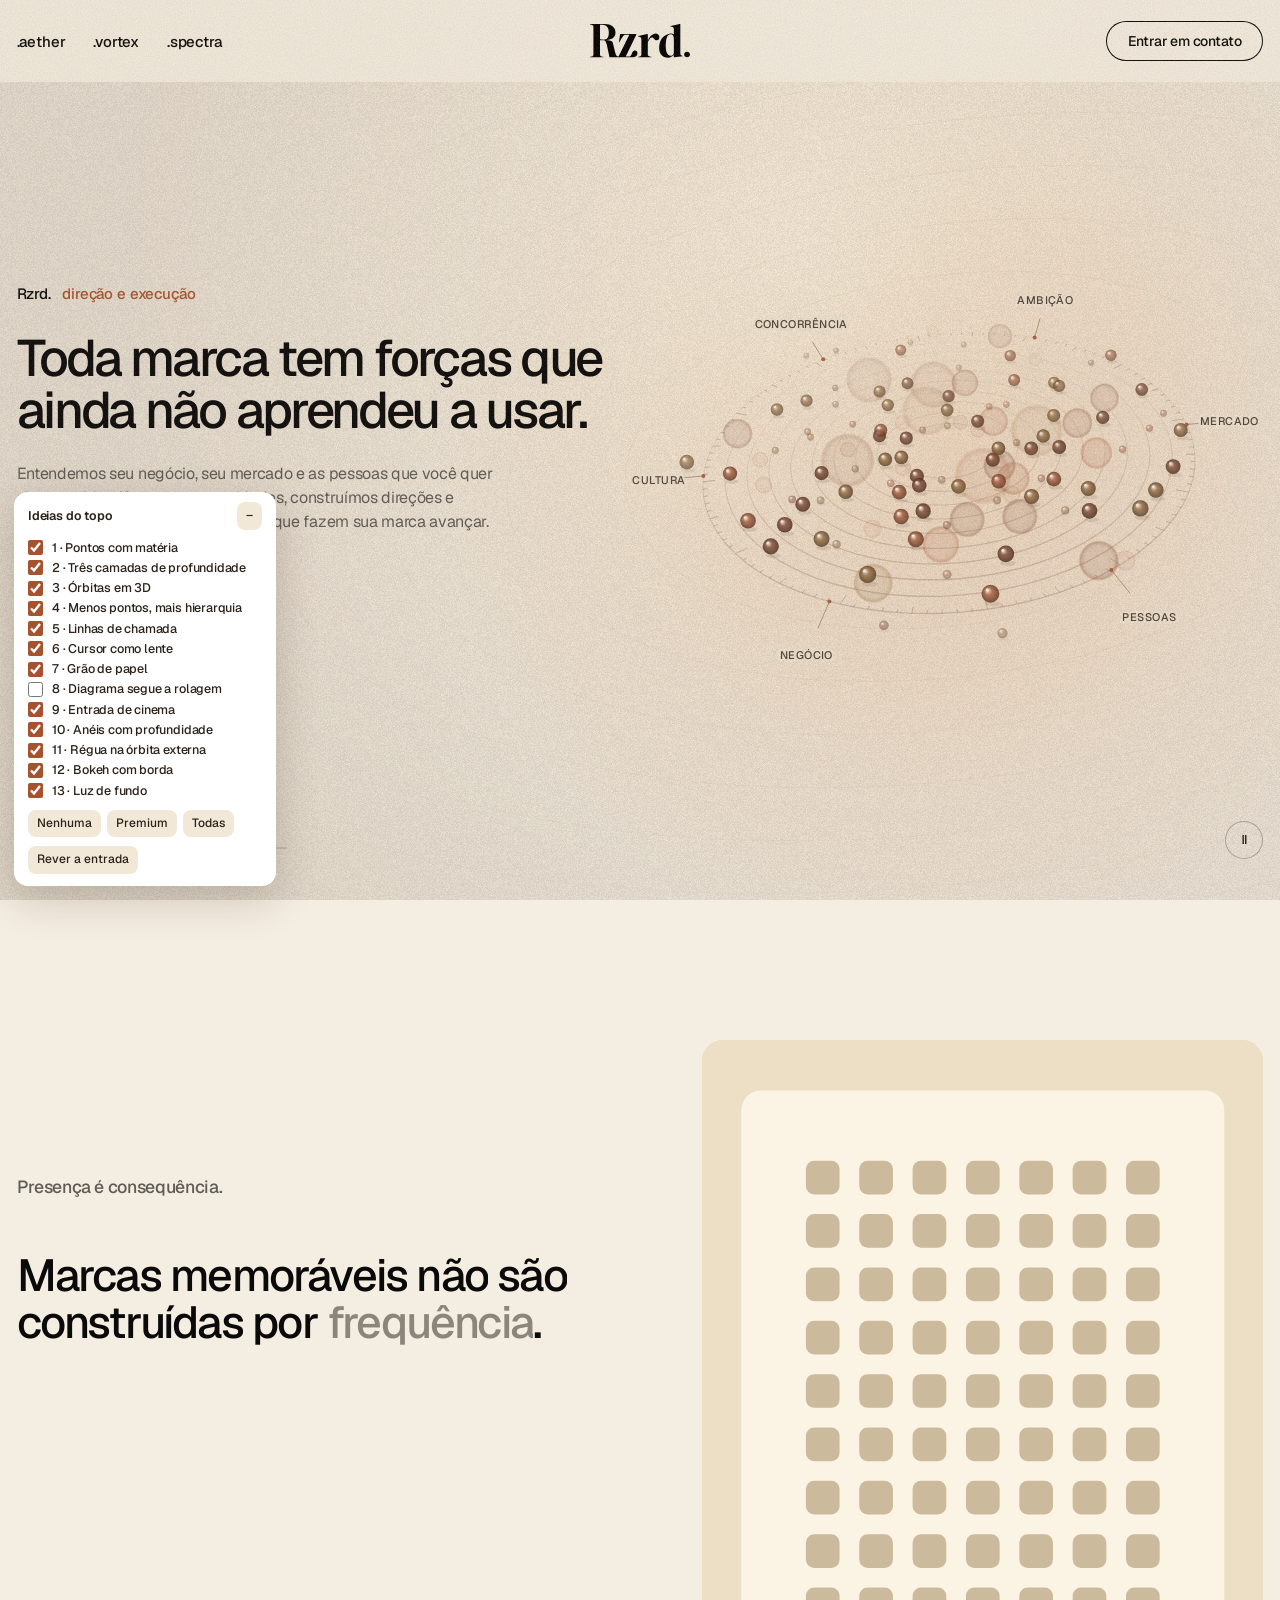
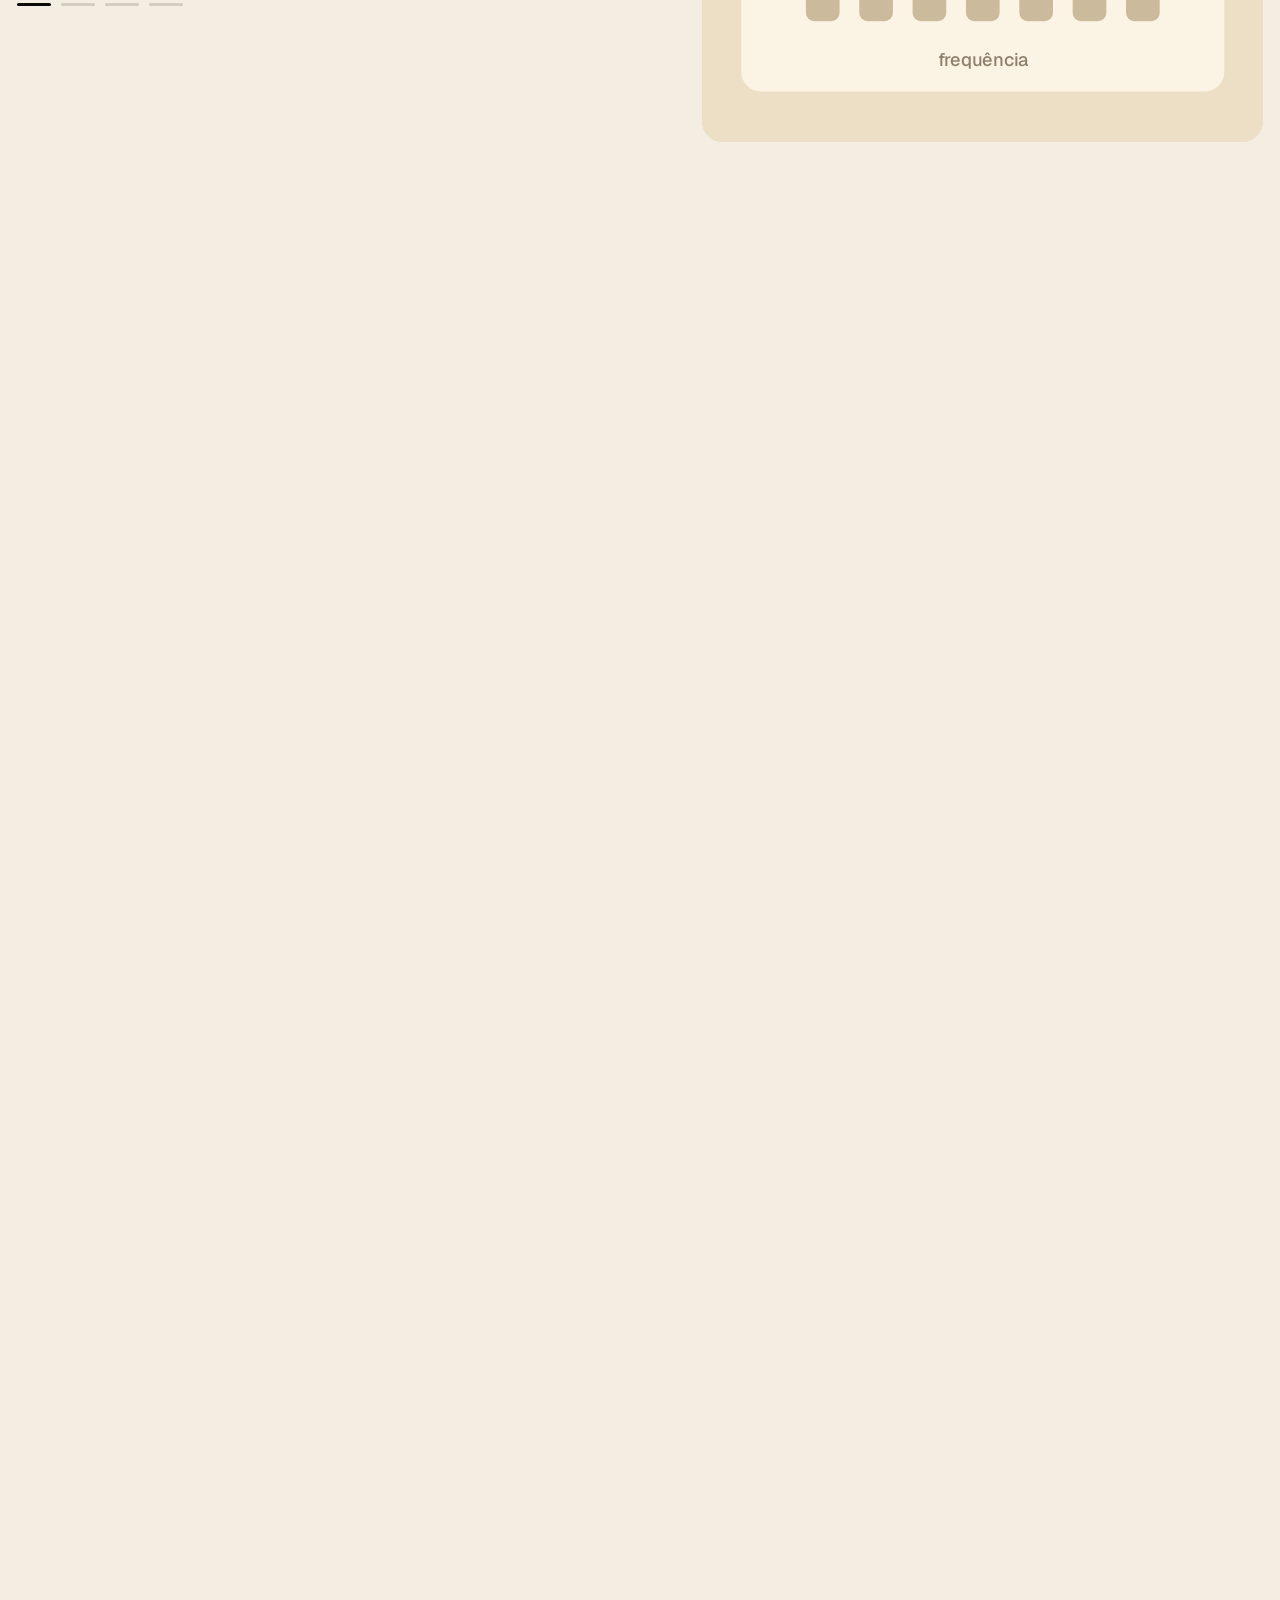
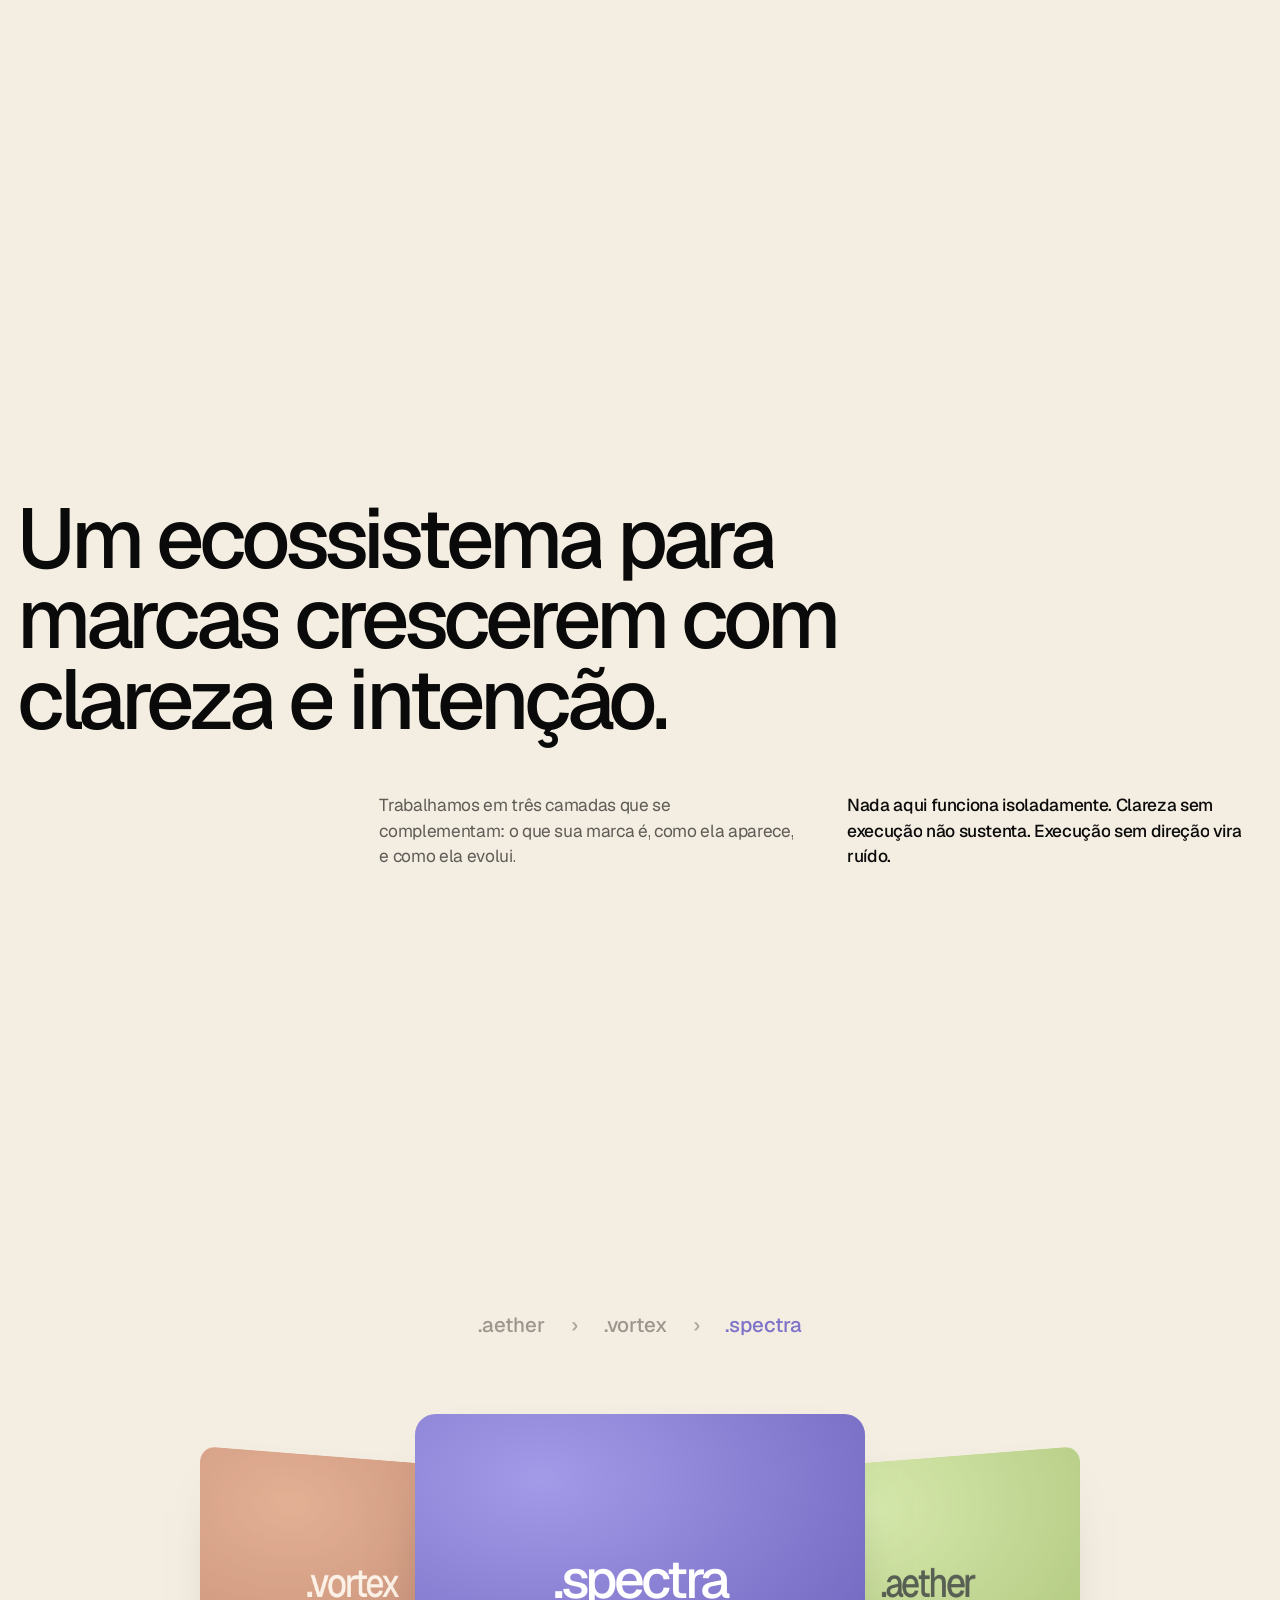
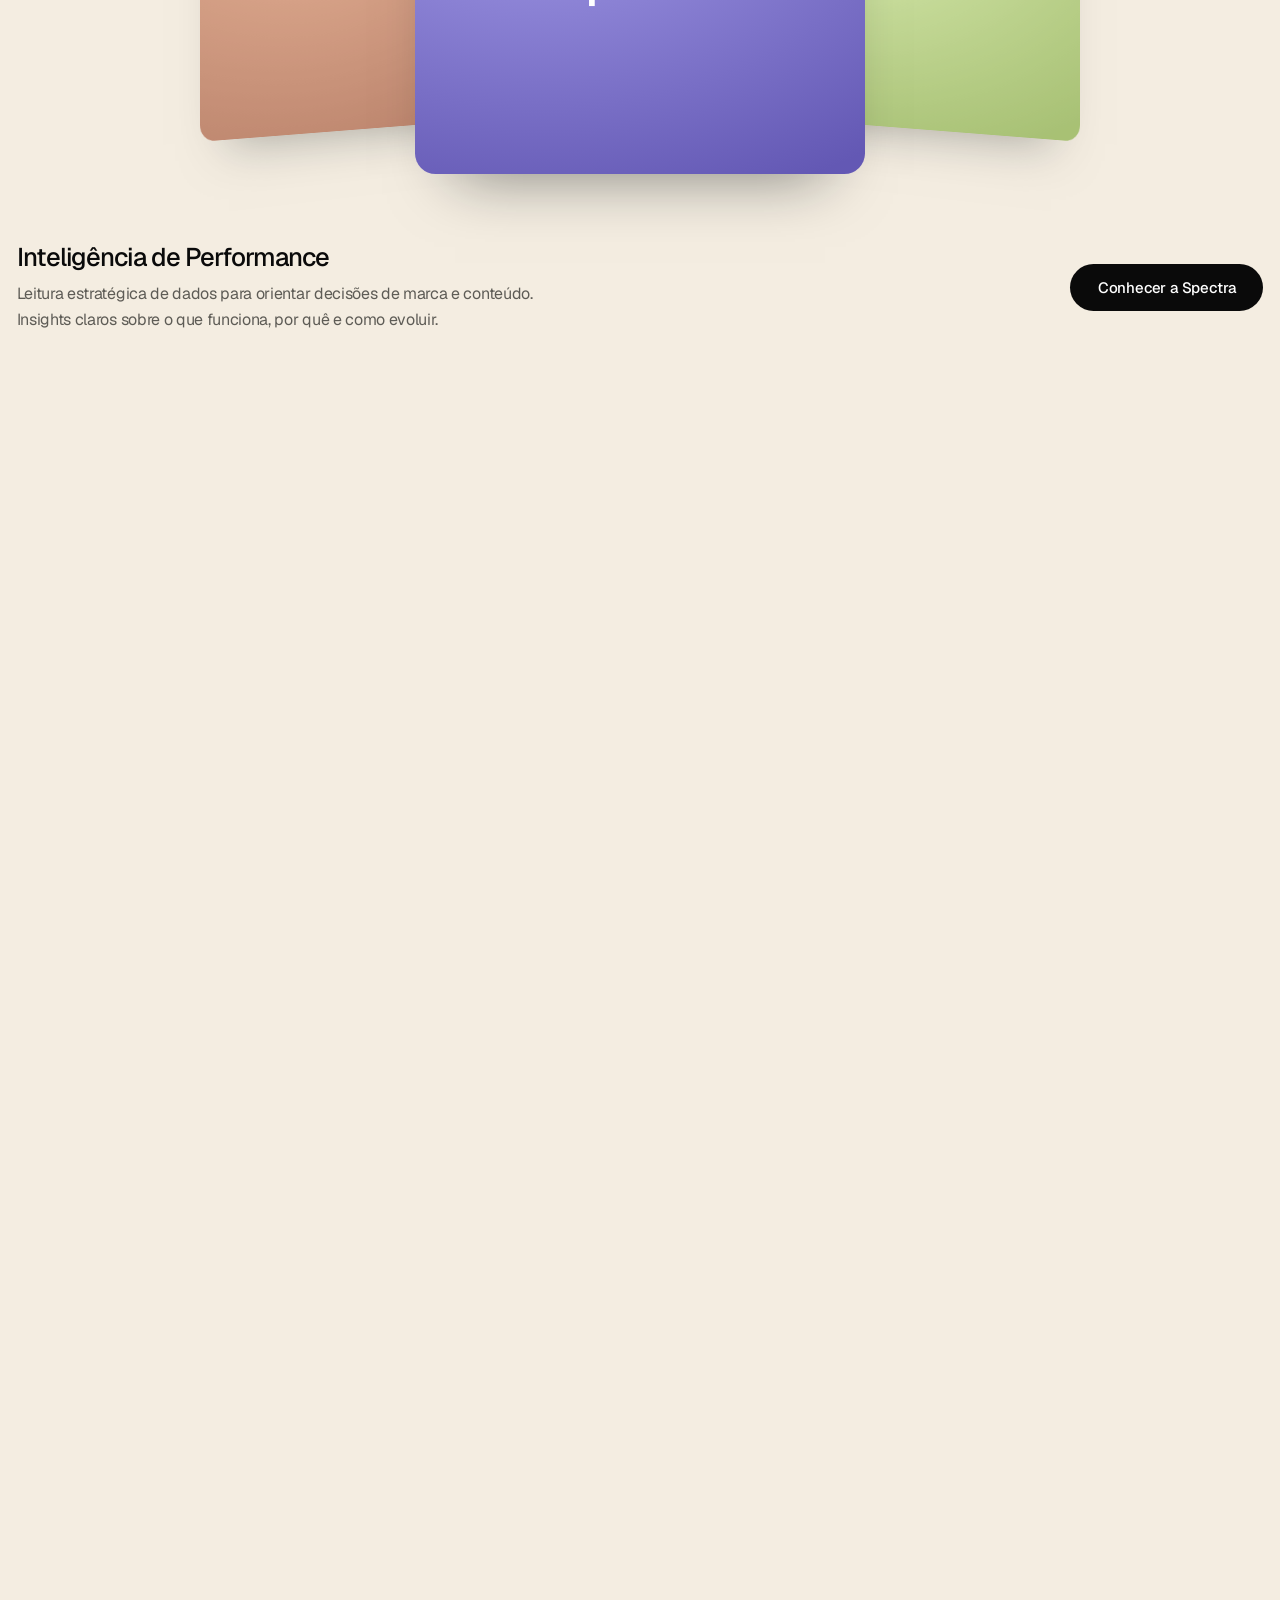
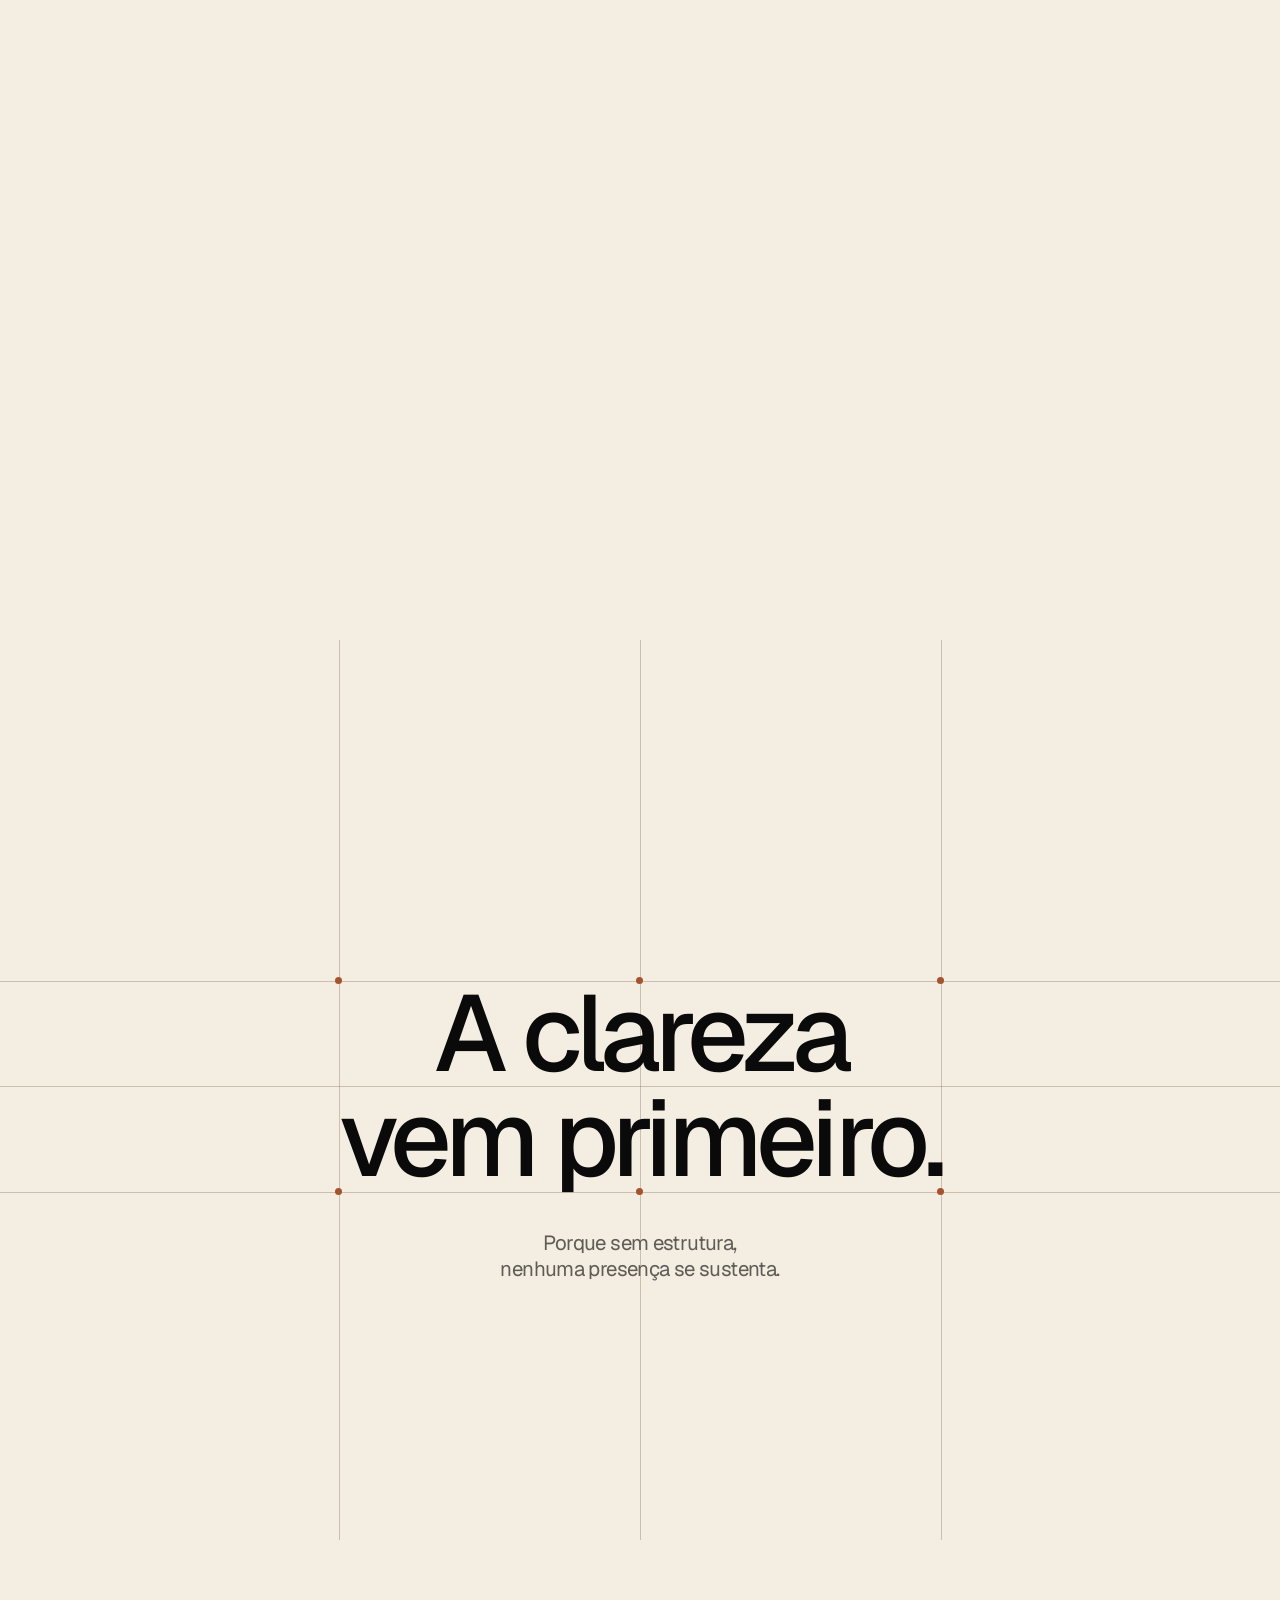
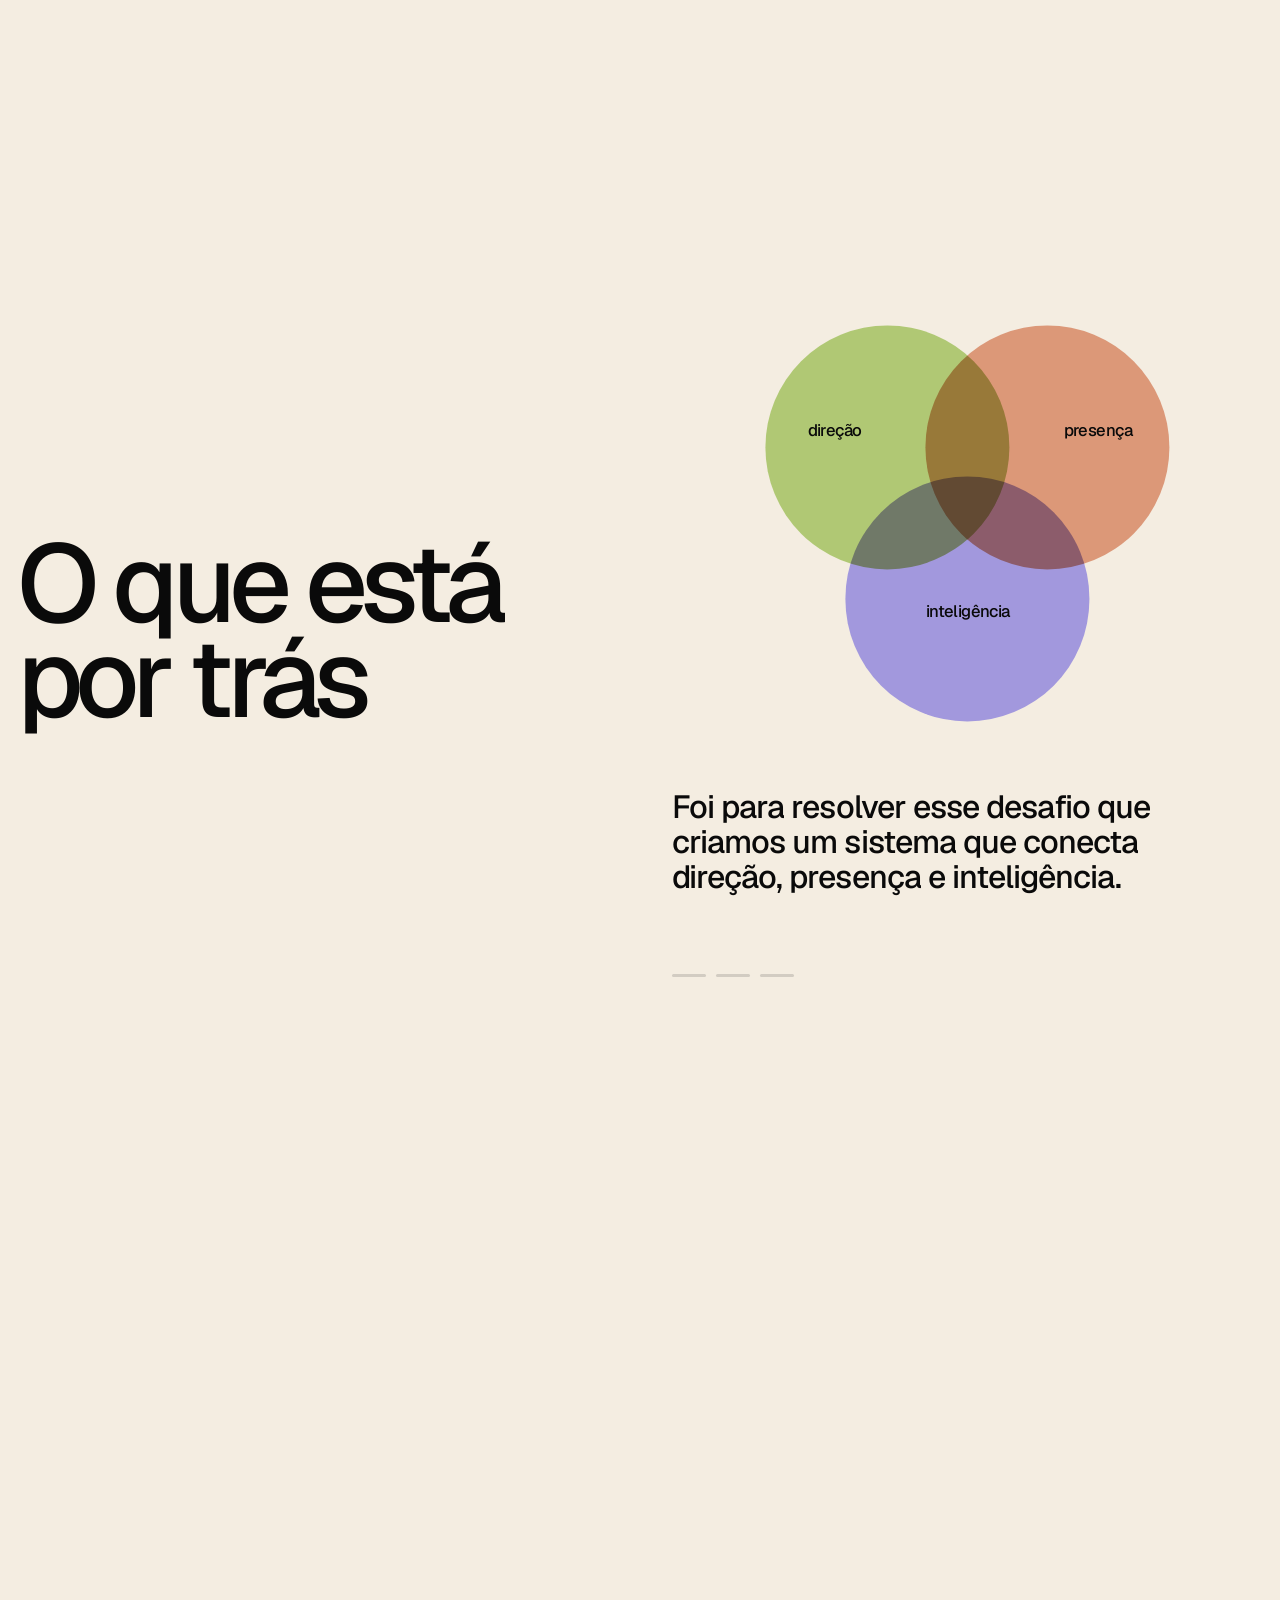
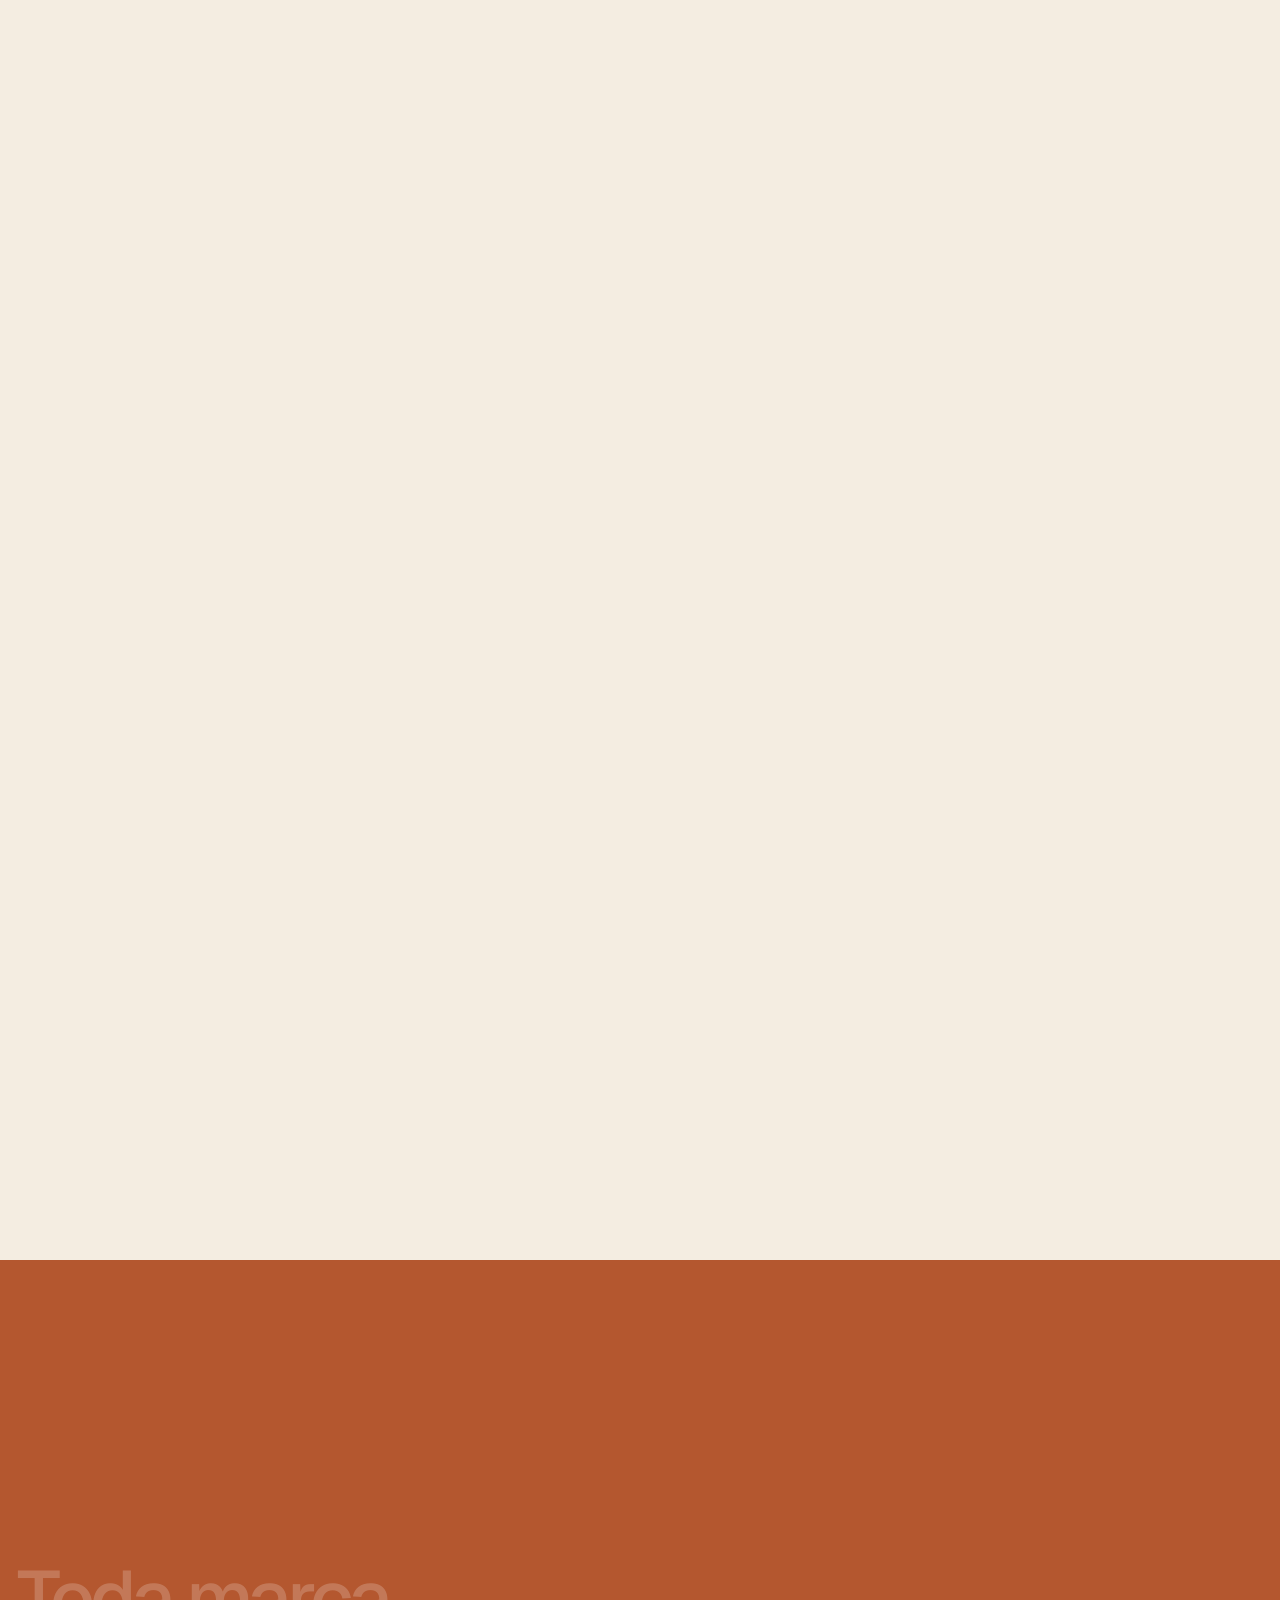
<file: lab.html>
<!doctype html>
<html lang="pt-BR">
<head>
<meta name="robots" content="noindex,nofollow">
<meta charset="utf-8">
<meta name="viewport" content="width=device-width, initial-scale=1">
<title>Rzrd. | Sua marca tem propósito. Nós damos presença.</title>
<meta name="description" content="A Rzrd. constrói presença digital a partir de três forças que se conectam: direção de marca, conteúdo em movimento e inteligência de performance.">
<link rel="icon" href="data:image/svg+xml,%3Csvg xmlns='http://www.w3.org/2000/svg' viewBox='0 0 64 64'%3E%3Crect width='64' height='64' rx='14' fill='%232b2118'/%3E%3Ctext x='32' y='45' text-anchor='middle' font-family='Georgia,serif' font-size='38' font-weight='700' fill='%23f4ede1'%3ER%3C/text%3E%3C/svg%3E">
<link rel="preconnect" href="https://fonts.googleapis.com">
<link rel="preconnect" href="https://fonts.gstatic.com" crossorigin>

<script>document.documentElement.classList.add('js')</script>
<style>
@font-face{font-family:"Geist";font-style:normal;font-weight:100 900;font-display:swap;src:url(assets/fonts/geist-latin.woff2) format("woff2");unicode-range:U+0000-00FF,U+0131,U+0152-0153,U+02BB-02BC,U+02C6,U+02DA,U+02DC,U+0304,U+0308,U+0329,U+2000-206F,U+20AC,U+2122,U+2191,U+2193,U+2212,U+2215,U+FEFF,U+FFFD}
@font-face{font-family:"Geist";font-style:normal;font-weight:100 900;font-display:swap;src:url(assets/fonts/geist-latinext.woff2) format("woff2");unicode-range:U+0100-02BA,U+02BD-02C5,U+02C7-02CC,U+02CE-02D7,U+02DD-02FF,U+0304,U+0308,U+0329,U+1D00-1DBF,U+1E00-1E9F,U+1EF2-1EFF,U+2020,U+20A0-20AB,U+20AD-20C0,U+2113,U+2C60-2C7F,U+A720-A7FF}
:root{
  --bg:#F2EFE9; --ink:#0a0a0a; --mute:#707070; --soft:#e8e4dc;
  --accent:#69D1EB;
  --aether:#7ea03f; --vortex:#B86A4B; --spectra:#7D73C8;
  --serif:"Geist",system-ui,sans-serif;
  --prod:"Geist",system-ui,sans-serif;
  --sans:"Geist",system-ui,sans-serif;
  --ease:cubic-bezier(.16,.84,.24,1);
  --pad:clamp(20px,4.4vw,72px);
}
*{box-sizing:border-box;margin:0;padding:0}
html{scroll-behavior:smooth;-webkit-text-size-adjust:100%}
body{background:var(--bg);color:var(--ink);font:400 17px/1.65 var(--sans);-webkit-font-smoothing:antialiased;overflow-x:hidden}
html.lock body{overflow:hidden}
img,video{display:block;max-width:100%}
a{color:inherit;text-decoration:none}
button{font:inherit;color:inherit;background:none;border:0;cursor:pointer}
em{font-style:italic}
h1,h2,h3{font-family:var(--serif);font-weight:500;color:var(--ink);text-wrap:balance}
.wrap{width:100%;max-width:1440px;margin:0 auto;padding:0 var(--pad)}

/* botões: só trocam de cor */
.btn{display:inline-flex;align-items:center;gap:10px;padding:16px 28px;border-radius:999px;font:500 15px/1 var(--sans);background:var(--ink);color:#fff;transition:background .3s,color .3s,box-shadow .3s}
.btn:hover{background:#2b3436}
.btn.line{background:transparent;color:var(--ink);box-shadow:inset 0 0 0 1px var(--ink)}
.btn.line:hover{background:var(--ink);color:#fff}

/* revelação suave */
html.js .rv{opacity:0;transform:translateY(24px);transition:opacity 1s var(--ease),transform 1s var(--ease);transition-delay:var(--d,0s)}
html.js .rv.in{opacity:1;transform:none}

/* ---------- header ---------- */
.hd{position:fixed;inset:0 0 auto 0;z-index:50;height:82px;transition:background .4s}
.hd.scrolled{background:rgba(242,239,233,.88);backdrop-filter:blur(14px);-webkit-backdrop-filter:blur(14px)}
.hd .wrap{height:100%;display:grid;grid-template-columns:1fr auto 1fr;align-items:center}
.hd nav{display:flex;gap:28px}
.hd nav a{font:500 15px/1 var(--prod);transition:color .3s}
.hd nav a[data-p=aether]:hover{color:var(--aether)}
.hd nav a[data-p=vortex]:hover{color:var(--vortex)}
.hd nav a[data-p=spectra]:hover{color:var(--spectra)}
.hd .logo img{width:100px;height:auto;filter:brightness(0)}
.hd .right{justify-self:end;display:flex;align-items:center;gap:14px}
.hd .btn{padding:13px 22px;font-size:14px}
.burger{display:none;width:40px;height:40px;border-radius:50%;box-shadow:inset 0 0 0 1px var(--ink);place-items:center}
.burger span,.burger span:before{display:block;width:14px;height:1.5px;background:var(--ink);position:relative}
.burger span:before{content:"";position:absolute;top:-5px;left:0}
.menu{position:fixed;inset:0;z-index:49;background:#fff;display:flex;flex-direction:column;justify-content:center;gap:10px;padding:0 var(--pad);clip-path:inset(0 0 100% 0);transition:clip-path .7s var(--ease)}
.menu.open{clip-path:inset(0)}
.menu a{font:500 clamp(2.6rem,12vw,5rem)/1.05 var(--prod);letter-spacing:-.02em}

/* ---------- hero V5: mosaico > círculo > arco, preso ao scroll ---------- */
.hd{background:rgba(242,239,233,.86);backdrop-filter:blur(14px);-webkit-backdrop-filter:blur(14px)}
.mos{position:relative;height:680vh}
.mpin{position:sticky;top:0;height:100svh;overflow:hidden;background:var(--bg)}
.mlayer{position:absolute;inset:0}
.mt{position:absolute;left:0;top:0;will-change:transform,opacity;transform-origin:50% 50%}
.mi{transform:scale(.9);filter:blur(12px);position:absolute;inset:0;border-radius:clamp(16px,2.3vw,34px);overflow:hidden;background:var(--soft);opacity:0;transition:opacity 1s var(--ease),transform 1.3s var(--ease),filter 1s var(--ease);box-shadow:0 14px 30px -18px rgba(10,10,10,.35);-webkit-mask-image:-webkit-radial-gradient(white,black)}
.mi.on{opacity:1;transform:none;filter:none}
.mbar{position:absolute;left:0;right:0;bottom:0;height:3px;background:var(--ink);transform-origin:0 50%;transform:scaleX(0);z-index:6;transition:transform .6s var(--ease),opacity .9s}
.mbar.done{opacity:0}
.mi video{width:100%;height:100%;object-fit:cover;display:block}
.mload{position:absolute;left:var(--pad);bottom:clamp(24px,5vh,52px);z-index:6;display:flex;align-items:flex-end;gap:16px;transition:opacity .8s}
.mload b{font:500 clamp(3.4rem,8vw,8rem)/.8 var(--serif);letter-spacing:-.03em;color:var(--ink);font-variant-numeric:tabular-nums;padding:10px 18px 6px;background:rgba(255,255,255,.86);border-radius:18px}
.mload span{font:500 14px/1.2 var(--sans);color:var(--ink);background:rgba(255,255,255,.86);padding:8px 14px;border-radius:12px}
.mload.done{opacity:0;pointer-events:none}
.mcue{position:absolute;left:50%;bottom:clamp(24px,5vh,48px);translate:-50% 0;z-index:6;display:flex;align-items:center;gap:12px;font:500 14px/1 var(--sans);color:var(--ink);opacity:0;transition:opacity .8s;background:rgba(255,255,255,.9);padding:12px 20px;border-radius:999px}
.mcue.on{opacity:1}
.mcue svg{width:14px;height:18px;stroke:currentColor;fill:none;stroke-width:1.4;stroke-linecap:round;stroke-linejoin:round;animation:bob 1.8s ease-in-out infinite}
@keyframes bob{50%{transform:translateY(4px)}}
.cen{position:absolute;left:50%;top:50%;translate:-50% -50%;z-index:5;text-align:center;pointer-events:none;opacity:0;width:min(56vw,440px)}
.cen h1{font-size:clamp(1.7rem,3.3vw,3.5rem);line-height:1;letter-spacing:-.02em}
.cen p{margin-top:18px;font-size:14px;color:var(--mute)}
.top{position:absolute;left:50%;top:calc(82px + 5vh);translate:-50% 0;z-index:5;text-align:center;width:min(92vw,860px);pointer-events:none;will-change:transform}
.top h2{font-size:clamp(2.5rem,5.2vw,5.6rem);line-height:.98;letter-spacing:-.022em;opacity:0}
.top .sub{display:grid;justify-items:center;gap:clamp(20px,3.4vh,32px);margin-top:clamp(18px,3vh,30px);opacity:0}
.top .sub p{font:500 clamp(1.5rem,2.9vw,3rem)/1.14 var(--serif);letter-spacing:-.01em;max-width:21em;text-wrap:balance}
.top .btn{padding:19px 38px}

/* ---------- serviços: carrossel 3D (só fundo e logo) ---------- */
.cf{--w:clamp(230px,min(37vw,50svh),640px);position:relative;height:calc(var(--w)*.95);perspective:1500px;margin-top:clamp(26px,4vw,56px);touch-action:pan-y;cursor:grab;user-select:none;-webkit-user-select:none;outline:none}
.cf.drag{cursor:grabbing}
.cf-s{position:absolute;left:50%;top:50%;width:var(--w);aspect-ratio:5/4;margin:calc(var(--w)*-.4) 0 0 calc(var(--w)*-.5);border-radius:clamp(26px,3vw,46px);display:grid;place-items:center;background:var(--g);color:var(--lc);will-change:transform,opacity;backface-visibility:hidden;box-shadow:0 40px 60px -40px rgba(10,18,20,.5)}
.cf-logo{font:500 clamp(2.6rem,6.2vw,6.6rem)/1 var(--prod);letter-spacing:-.05em}
.cf-nav{display:flex;justify-content:center;align-items:center;gap:clamp(10px,2vw,22px);margin-top:clamp(18px,2.6vw,34px);font:500 clamp(1.05rem,1.6vw,1.45rem)/1 var(--prod)}
.cf-nav button{padding:8px 4px;color:rgba(10,10,10,.38);transition:color .4s}
.cf-nav button.on{color:var(--c)}
.cf-nav i{font-style:normal;opacity:.3}
.cf-info{display:grid;justify-items:center;text-align:center;gap:14px;margin:clamp(22px,3vw,40px) auto 0;max-width:34em;min-height:12em;transition:opacity .35s}
.cf-info.swap{opacity:0}
.cf-info .tg{font:italic 500 clamp(1.5rem,2.3vw,2.2rem)/1.1 var(--serif)}
.cf-info .ds{font-size:16px;line-height:1.6;color:var(--mute)}
.cf-info .lk{font:500 15px/1 var(--sans);padding-bottom:4px;box-shadow:inset 0 -1px 0 var(--ink);transition:color .3s,box-shadow .3s}
.cf-info .lk:hover{color:var(--c);box-shadow:inset 0 -1px 0 var(--c)}

/* ---------- seção 2: tese + sistema ---------- */
.tese{padding:clamp(110px,15vw,230px) 0 clamp(70px,9vw,130px)}
.tese h2{font-size:clamp(3.2rem,8vw,9rem);line-height:.94;letter-spacing:-.022em;max-width:9em}
.tgrid{display:grid;grid-template-columns:1fr 1.25fr;gap:clamp(30px,8vw,140px);margin-top:clamp(50px,7vw,110px);align-items:start}
.tgrid .intro{font:500 clamp(1.05rem,1.3vw,1.2rem)/1.55 var(--sans);color:var(--mute);max-width:21em}
.tgrid .tx{display:grid;gap:clamp(20px,2.4vw,34px)}
.tgrid .l{font:500 clamp(1.7rem,2.9vw,3rem)/1.14 var(--serif);max-width:19em}
.tgrid .l.f{font-style:italic}

.sis{padding:clamp(40px,6vw,90px) 0 clamp(110px,14vw,210px)}
.sis-head{display:grid;grid-template-columns:1.3fr 1fr;gap:clamp(30px,7vw,120px);align-items:end;margin-bottom:clamp(50px,7vw,100px)}
.sis-head h2{font-size:clamp(2.4rem,4.6vw,5rem);line-height:1.04;letter-spacing:-.015em}
.sis-head p{color:var(--mute);max-width:29em}
.sis-head p+p{margin-top:1em;color:var(--ink);font-weight:500}
.flow{display:grid;grid-template-columns:1fr 56px 1fr 56px 1fr;align-items:start}
.prod{display:flex;flex-direction:column;gap:20px}
.prod .im{position:relative;aspect-ratio:4/5;border-radius:22px;overflow:hidden;background:var(--soft)}
.prod .im img{width:100%;height:100%;object-fit:cover;transition:transform 1.4s var(--ease)}
.prod:hover .im img{transform:scale(1.04)}
.prod h3{font:500 clamp(2rem,3vw,2.9rem)/1 var(--prod);letter-spacing:-.03em;margin-top:6px}
.prod h3 b{color:var(--c);font-weight:500}
.prod .tg{font:italic 500 clamp(1.3rem,1.7vw,1.6rem)/1.15 var(--serif);margin-top:-8px}
.prod .ds{font-size:15.5px;line-height:1.6;color:var(--mute);max-width:26em;margin-top:-6px}
.prod .lk{align-self:flex-start;font:500 15px/1 var(--sans);padding-bottom:4px;box-shadow:inset 0 -1px 0 var(--ink);transition:color .3s,box-shadow .3s}
.prod .lk:hover{color:var(--c);box-shadow:inset 0 -1px 0 var(--c)}
.arw{display:flex;align-items:center;justify-content:center;height:calc((100vw - 2*var(--pad) - 112px) / 3 * 1.25 * 1);max-height:620px}
.arw svg{width:34px;height:12px;stroke:#9aa2a4;fill:none;stroke-width:1.2;stroke-linecap:round;stroke-linejoin:round}

/* ---------- modal (visual; o envio real continua no formulário do site) ---------- */
.modal{position:fixed;inset:0;z-index:90;display:grid;place-items:center;padding:20px;background:rgba(10,18,20,.5);backdrop-filter:blur(8px);opacity:0;pointer-events:none;transition:opacity .45s}
.modal.open{opacity:1;pointer-events:auto}
.modal form{position:relative;width:min(460px,100%);background:#fff;color:var(--ink);border-radius:24px;padding:34px;display:grid;gap:14px;transform:translateY(24px) scale(.98);transition:transform .6s var(--ease);box-shadow:0 40px 80px -30px rgba(0,0,0,.4)}
.modal.open form{transform:none}
.modal h3{font:500 2.1rem/1 var(--serif)}
.modal label{display:grid;gap:6px;font:500 13px/1 var(--sans)}
.modal input{font:400 16px var(--sans);padding:14px 16px;border-radius:12px;border:1px solid rgba(10,10,10,.22);background:#fff;color:var(--ink)}
.modal input:focus{outline:2px solid var(--accent);outline-offset:1px}
.modal .x{position:absolute;top:18px;right:20px;font-size:26px;line-height:1}
.modal .ok{font-size:14px;color:var(--mute);min-height:1.2em}
.modal .btn{justify-content:center}

/* ---------- responsivo ---------- */
@media (max-width:980px){
  .hd .wrap{grid-template-columns:auto 1fr auto}
  .hd nav{display:none}
  .hd .right .btn{display:none}
  .burger{display:grid}
  .tgrid,.sis-head{grid-template-columns:1fr}
  .flow{grid-template-columns:1fr;gap:26px}
  .arw{height:36px}
  .arw svg{transform:rotate(90deg)}
}
@media (prefers-reduced-motion:reduce){
  *,*:before,*:after{animation:none!important;transition:none!important}
  html.js .rv{opacity:1;transform:none}.hmain>*{opacity:1;transform:none}
}

/* ---------- Geist (Auria): peso 500, letra bem fechada, sem itálico ---------- */
html{font-synthesis:none}
body{letter-spacing:-.011em}
h1,h2,h3,.tz-s,.tz-h,.cf-info .tg,.top .sub p{font-weight:500;letter-spacing:-.04em;font-style:normal}
.cen h1{font-size:clamp(1.7rem,2.8vw,3.2rem);line-height:1.02}
.top h2{font-size:clamp(2.4rem,4.2vw,5rem);line-height:1}
.top .sub p{font-size:clamp(1.3rem,2.2vw,2.3rem);line-height:1.12;max-width:20em}
.cen p,.sis-head p,.cf-info .ds{color:var(--mute);letter-spacing:-.02em}
.sis-head h2{font-size:clamp(2.2rem,3.75vw,4.5rem);line-height:1.04;letter-spacing:-.045em}
.cf-info .tg{font-size:clamp(1.4rem,2vw,2rem)}
.cf-logo{letter-spacing:-.06em}

/* ---------- segunda seção ---------- */
.tz{position:relative;height:460vh}
.tz-pin{position:sticky;top:0;height:100svh;display:flex;align-items:center;padding-top:82px}
.tz-grid{display:grid;grid-template-columns:1fr minmax(0,.9fr);gap:clamp(40px,8vw,150px);align-items:center}
.tz-h{font-size:clamp(1.1rem,1.3vw,1.4rem);line-height:1.2;letter-spacing:-.02em;color:var(--mute);margin-bottom:clamp(26px,6vh,64px)}
.tz-steps{display:grid;min-height:clamp(200px,34vh,360px);align-content:start}
.tz-s{grid-area:1/1;font-size:clamp(2rem,3.5vw,3.9rem);line-height:1.06;max-width:14em;color:var(--ink);opacity:0;transform:translateY(22px);transition:opacity .28s ease,transform .5s var(--ease);pointer-events:none}
.tz-s.on{opacity:1;transform:none;transition:opacity .8s var(--ease) .28s,transform .9s var(--ease) .28s}
.tz-s em{font-style:normal;color:#a6a299}
.tz-s b{font-weight:500;background:linear-gradient(transparent 66%,rgba(105,209,235,.5) 66%)}
.tz-dots{display:flex;gap:10px;margin-top:clamp(24px,5vh,56px)}
.tz-dots i{width:34px;height:3px;border-radius:3px;background:rgba(10,10,10,.14);transition:background .6s}
.tz-dots i.on{background:var(--ink)}
.tz-vis{position:relative;height:min(78svh,760px);aspect-ratio:4/5;justify-self:end;border-radius:clamp(20px,2.4vw,36px);overflow:hidden;background:var(--soft)}
.tz-vis img{position:absolute;inset:0;width:100%;height:100%;object-fit:cover;opacity:0;transform:scale(1.07);transition:opacity 1.1s var(--ease),transform 1.8s var(--ease)}
.tz-vis img.on{opacity:1;transform:none}

/* ---------- espaçamentos do Auria (96 / 128 / 160 px entre seções) ---------- */
.sis{padding:clamp(96px,8.4vw,160px) 0 0}
.sis-head{margin-bottom:clamp(64px,6.7vw,128px)}
.cfs{min-height:100svh;display:flex;flex-direction:column;justify-content:center;padding:clamp(40px,6vh,80px) 0 clamp(60px,8vh,110px)}
.cf{margin-top:0}
.cf-nav{margin-top:clamp(18px,3.4vh,40px)}
.cf-info{margin-top:clamp(18px,3.6vh,44px);min-height:0}
@media(max-width:980px){
  .tz-grid{grid-template-columns:1fr;gap:26px;align-content:center}
  .tz-vis{order:-1;height:min(36svh,320px);justify-self:center}
  .tz-s{font-size:clamp(1.6rem,6.4vw,2.3rem)}
  .tz-steps{min-height:clamp(160px,26vh,240px)}
}

/* ---------- blocos visuais (vocabulário do Auria) ---------- */
.dr{stroke-dasharray:1;stroke-dashoffset:1;transition:stroke-dashoffset 1.6s var(--ease) .25s}
.in .dr,.in.dr{stroke-dashoffset:0}

/* Respiro com foto */
.rz{position:relative;height:240vh}
.rz-pin{position:sticky;top:0;height:100svh;display:flex;align-items:center;overflow:hidden;color:#fff;background:#1a1612}
.rz-bg{position:absolute;inset:0;width:100%;height:100%;object-fit:cover}
.rz-shade{position:absolute;inset:0;background:linear-gradient(90deg,rgba(12,9,6,.62),rgba(12,9,6,.2) 70%),linear-gradient(0deg,rgba(12,9,6,.35),transparent 40%)}
.rz .wrap{position:relative;display:grid;gap:clamp(24px,4.6vh,56px)}
.rz-a{font-size:clamp(2.6rem,6.2vw,7.4rem);line-height:.98;letter-spacing:-.055em;max-width:10em;font-weight:500}
.rz-b{font-size:clamp(1.4rem,2.6vw,3rem);line-height:1.1;letter-spacing:-.04em;max-width:18em;font-weight:500}
.rz .w{display:inline-block;white-space:pre;opacity:.2;transition:opacity .25s linear}

/* O que acreditamos: cartões com ícone */
.pr{padding:clamp(96px,8.4vw,160px) 0 clamp(120px,10vw,200px)}
.pr-h{font-size:clamp(2.2rem,3.75vw,4.5rem);line-height:1;letter-spacing:-.05em;margin-bottom:clamp(44px,5.4vw,96px)}
.bento{display:grid;grid-template-columns:repeat(6,1fr);gap:14px}
.bc{background:#faf8f3;border-radius:clamp(22px,2.4vw,36px);padding:clamp(22px,2.4vw,38px);min-height:clamp(260px,25vw,430px);display:flex;flex-direction:column;justify-content:space-between;transition:background .5s}
.bc:hover{background:#fff}
.b3{grid-column:span 3}.b2{grid-column:span 2}
.bn{font-size:14px;color:var(--mute);letter-spacing:-.01em}
.bi{width:clamp(52px,5.4vw,84px);height:auto;color:var(--ink);margin:clamp(14px,2vw,30px) 0}
.bc p{font-size:clamp(1.5rem,2.5vw,2.9rem);line-height:1.02;letter-spacing:-.05em;font-weight:500;max-width:11em}

.ft{padding:clamp(60px,6vw,110px) 0 0;overflow:hidden}
.ft-row{display:flex;justify-content:space-between;align-items:flex-end;gap:30px;flex-wrap:wrap}
.ft-logo{width:112px;height:auto;filter:brightness(0)}
.ft-mid{font-size:clamp(1rem,1.3vw,1.25rem);letter-spacing:-.025em;color:var(--mute)}
.ft-lk{display:flex;gap:28px;font-size:15px;letter-spacing:-.01em}
.ft-lk a{transition:color .3s}.ft-lk a:hover{color:#2f8ea5}
.ft-giant{font:500 clamp(9rem,31vw,40rem)/.74 var(--serif);letter-spacing:-.07em;margin:clamp(50px,6vw,100px) 0 0 -.04em;color:rgba(10,10,10,.06);white-space:nowrap;user-select:none;transform:translateY(7%)}

@media(max-width:980px){
  .bento{grid-template-columns:1fr}.b3,.b2{grid-column:span 1}
  .bc{min-height:0}
  .rz{height:220vh}
}

/* ---------- ajustes V10 ---------- */
.top .sub p{font-weight:300;font-size:clamp(1.05rem,1.55vw,1.65rem);line-height:1.2;letter-spacing:-.03em;max-width:24em}

.sis-head{align-items:start}
.sis-head h2{max-width:10.5em}
.sis-head>div{padding-top:clamp(10px,1.4vw,26px)}

.cf-info{grid-template-columns:minmax(0,1fr) minmax(0,1.15fr) auto;justify-items:start;align-items:start;text-align:left;max-width:none;width:100%;gap:clamp(20px,4vw,72px);margin-top:clamp(30px,4.6vh,58px);min-height:clamp(120px,9vw,170px)}
.cf-info .tg{color:var(--c,var(--ink));font-size:clamp(1.8rem,3vw,3.4rem);line-height:1;letter-spacing:-.05em;max-width:7em}
.cf-info .ds{font-size:clamp(1rem,1.2vw,1.2rem);line-height:1.45;max-width:30em;padding-top:.55em}
.cf-info .lk{justify-self:end;margin-top:.7em;white-space:nowrap}
.cf-nav{justify-content:flex-start}

/* A clareza vem primeiro */
.qc{position:relative;height:300vh}
.qc-pin{position:sticky;top:0;height:100svh;display:flex;align-items:center;padding-top:82px}
.qc-grid{display:grid;grid-template-columns:1fr 1fr;gap:clamp(40px,8vw,140px);align-items:center}
.qc h2{font-size:clamp(2.8rem,5.6vw,6.8rem);line-height:.96;letter-spacing:-.055em;max-width:8em}
.qc p{margin-top:clamp(20px,2.6vw,38px);font-size:clamp(1.1rem,1.6vw,1.6rem);line-height:1.25;letter-spacing:-.03em;color:var(--mute);max-width:19em}
.qc-board{--t:0;position:relative;height:min(70svh,740px);aspect-ratio:5/6;justify-self:end}
.qs{position:absolute;width:29%;aspect-ratio:9/16;border-radius:clamp(10px,1.3vw,20px);background:#e2ddd1;opacity:calc(.3 + var(--t)*.7)}
.qk{position:absolute;width:29%;aspect-ratio:9/16;margin:0;border-radius:clamp(10px,1.3vw,20px);overflow:hidden;background:#d8d3c8;box-shadow:0 30px 50px -34px rgba(10,18,20,.55);will-change:transform;
  transform:translate(calc(var(--dx)*(1 - var(--t))*1%),calc(var(--dy)*(1 - var(--t))*1%)) rotate(calc(var(--r)*(1 - var(--t))*1deg))}
.qk img{width:100%;height:100%;object-fit:cover;display:block}

/* O que está por trás */
.px{position:relative;height:340vh}
.px-pin{position:sticky;top:0;height:100svh;display:flex;align-items:center;padding-top:82px}
.px-grid{display:grid;grid-template-columns:1fr 1fr;gap:clamp(30px,6vw,110px);align-items:center}
.px-title{font-size:clamp(3.4rem,8.6vw,10.4rem);line-height:.86;letter-spacing:-.065em}
.px-stage{position:relative;height:min(52svh,520px);border-radius:clamp(20px,2.4vw,36px);background:#e8e4da;overflow:hidden}
.px-v{position:absolute;inset:0;opacity:0;transition:opacity .7s var(--ease);pointer-events:none}
.px-v.on{opacity:1}
.px-steps{display:grid;margin-top:clamp(20px,3.4vh,38px);min-height:clamp(90px,15vh,150px);align-content:start}
.px-s{grid-area:1/1;font-size:clamp(1.3rem,2.1vw,2.2rem);line-height:1.1;letter-spacing:-.04em;font-weight:500;max-width:20em;opacity:0;transform:translateY(18px);transition:opacity .25s ease,transform .45s var(--ease)}
.px-s.on{opacity:1;transform:none;transition:opacity .7s var(--ease) .25s,transform .8s var(--ease) .25s}
.px-dots{margin-top:clamp(14px,2.6vh,28px)}

.tls{position:absolute;inset:8%;display:grid;grid-template-columns:repeat(5,1fr);grid-template-rows:repeat(3,1fr);gap:clamp(8px,1.3vw,18px)}
.tl{display:flex;flex-direction:column;gap:7%;padding:9%;border-radius:clamp(10px,1.2vw,18px);background:#faf8f3;opacity:0;transform:scale(.7);transition:opacity .5s var(--ease),transform .7s var(--ease);transition-delay:calc(var(--k)*45ms)}
.tl u{flex:1;border-radius:clamp(6px,.8vw,12px);background:#B86A4B}
.tl s{height:26%;border-radius:clamp(5px,.7vw,10px);background:#ebe7dd}
.px-v.on .tl{opacity:1;transform:none}

.pile{position:absolute;left:50%;top:50%;width:min(58%,420px);translate:-50% -50%;display:grid;gap:clamp(10px,1.6vw,22px)}
.pile>div{display:flex;align-items:flex-end;padding:clamp(14px,1.8vw,26px);border-radius:clamp(16px,2vw,30px)}
.pile b{font-weight:500;font-size:clamp(1rem,1.5vw,1.6rem);letter-spacing:-.04em}
.pa{height:clamp(130px,16vw,240px);background:#B86A4B;color:#fff;transform:translateY(-34px);opacity:0;transition:transform 1s var(--ease) .15s,opacity .7s var(--ease) .15s}
.pb{height:clamp(70px,8vw,120px);background:#d9d4c8;color:#8d8a84}
.px-v.on .pa{transform:none;opacity:1;animation:wob 4.2s ease-in-out 1.2s infinite}
@keyframes wob{0%,100%{transform:rotate(-1.4deg) translateX(-3px)}50%{transform:rotate(1.4deg) translateX(3px)}}

.venn{position:absolute;left:50%;top:50%;height:90%;aspect-ratio:1;translate:-50% -50%}
.vc{position:absolute;width:58%;aspect-ratio:1;border-radius:50%;mix-blend-mode:multiply;opacity:0;transition:transform 1.2s var(--ease),opacity .8s var(--ease)}
.v1{left:2%;top:4%;background:#a9c56a;transform:translate(22%,22%)}
.v2{right:2%;top:4%;background:#d9906f;transform:translate(-22%,22%)}
.v3{left:21%;bottom:2%;background:#9a90dd;transform:translate(0,-26%)}
.px-v.on .vc{opacity:1;transform:none}
.vl{position:absolute;font-weight:500;font-size:clamp(.85rem,1.3vw,1.4rem);letter-spacing:-.035em;color:var(--ink);opacity:0;transition:opacity .8s var(--ease) .6s}
.px-v.on .vl{opacity:1}
.l1{left:12%;top:26%}.l2{right:11%;top:26%}.l3{left:50%;bottom:11%;translate:-50% 0}

/* CTA sem foto */
.ct{padding:clamp(40px,4vw,70px) 0 clamp(70px,7vw,120px)}
.ct-panel{position:relative;overflow:hidden;isolation:isolate;border-radius:clamp(26px,3.2vw,54px);background:#0b0b0b;color:#f2efe9;padding:clamp(56px,8vw,150px) clamp(26px,6vw,120px) clamp(48px,6vw,110px)}
.ct-bl{position:absolute;z-index:-1;border-radius:50%;opacity:.5;filter:blur(clamp(50px,7vw,110px));will-change:transform}
.b-a{width:46%;aspect-ratio:1;left:-8%;top:-34%;background:#7ea03f;animation:bl1 19s ease-in-out infinite alternate}
.b-b{width:42%;aspect-ratio:1;right:-6%;bottom:-46%;background:#B86A4B;animation:bl2 23s ease-in-out infinite alternate}
.b-c{width:34%;aspect-ratio:1;right:24%;top:-40%;background:#7D73C8;animation:bl3 27s ease-in-out infinite alternate}
@keyframes bl1{to{transform:translate(18%,22%)}}
@keyframes bl2{to{transform:translate(-22%,-16%)}}
@keyframes bl3{to{transform:translate(-30%,26%)}}
.ct h2{font-size:clamp(2.8rem,6.6vw,8.2rem);line-height:.92;letter-spacing:-.06em;max-width:9em}
.ct-row{display:flex;justify-content:space-between;align-items:flex-end;gap:36px;flex-wrap:wrap;margin-top:clamp(40px,5.4vw,96px)}
.ct-txt p{font-size:clamp(1.1rem,1.6vw,1.6rem);line-height:1.25;letter-spacing:-.03em;color:rgba(242,239,233,.62);max-width:20em}
.ct-txt p:first-child{color:#f2efe9}
.ct .btn{padding:22px 44px;font-size:16px;background:#f2efe9;color:#0a0a0a}
.ct .btn:hover{background:#fff;color:#0a0a0a}

/* ---------- unidade: um conjunto só de cantos, superfícies e escala ---------- */
:root{--R:clamp(22px,2.6vw,40px);--r:clamp(10px,1.3vw,20px);--card:#faf8f3;--well:#e8e4da;--ae:#7ea03f;--vx:#B86A4B;--sp:#7D73C8}
.cf-s,.tz-vis,.px-stage,.ct-panel,.bc{border-radius:var(--R)}
.qs,.qk{border-radius:var(--r)}
.px-stage{background:var(--well)}
.qs{background:var(--well)}
.bc{background:var(--card)}
.tl{background:var(--card)}
.tl u{background:var(--vx)}
.pa{background:var(--vx)}
.b-a{background:var(--ae)}.b-b{background:var(--vx)}.b-c{background:var(--sp)}
.qc h2,.rz-a,.ct h2{font-size:clamp(2.8rem,6vw,7.2rem);line-height:.94;letter-spacing:-.055em}
.sis-head h2,.pr-h{font-size:clamp(2.2rem,3.75vw,4.5rem);line-height:1.04;letter-spacing:-.045em}
.qc p,.ct-txt p,.px-s,.rz-b{letter-spacing:-.03em}
.ct .ct-panel h2{color:#f2efe9}

@media(max-width:980px){
  .sis-head h2{max-width:none}
  .cf-info{grid-template-columns:1fr;gap:14px;min-height:0}
  .cf-info .lk{justify-self:start}
  .qc-grid,.px-grid{grid-template-columns:1fr;gap:22px}
  .qc{height:260vh}
  .qc-board{height:min(46svh,420px);justify-self:center}
  .px{height:300vh}
  .px-title{font-size:clamp(2.8rem,13vw,4.6rem)}
  .px-stage{height:min(32svh,300px)}
  .px-s{font-size:clamp(1.15rem,4.8vw,1.5rem)}
  .px-steps{min-height:clamp(110px,16svh,150px)}
  .ct-row{flex-direction:column;align-items:flex-start}
}

/* ---------- tese: cenas no lugar das fotos ---------- */
.tz-vis{background:var(--well)}
.tv{position:absolute;inset:0;opacity:0;transition:opacity .8s var(--ease)}
.tv.on{opacity:1}

.tv-feed{position:absolute;inset:9%;display:grid;grid-template-columns:repeat(4,1fr);grid-template-rows:repeat(6,1fr);gap:3.2%}
.tv-feed .tl{padding:11%;gap:8%;transition-delay:calc(var(--k)*32ms)}
.tv-feed .tl:nth-child(3n+1) u{background:var(--ae)}
.tv-feed .tl:nth-child(3n+2) u{background:var(--vx)}
.tv-feed .tl:nth-child(3n) u{background:var(--sp)}
.tv.on .tl{opacity:1;transform:none}

.cb{position:absolute;left:12%;width:76%;height:16%;border-radius:var(--r);display:flex;align-items:center;padding:0 5%;opacity:0;transition:transform 1s var(--ease),opacity .7s var(--ease)}
.cb u{display:block;width:46%;height:22%;border-radius:99px;background:rgba(255,255,255,.55)}
.cb1{top:12%;background:var(--ae);transform:translateX(-30%) rotate(-5deg)}
.cb2{top:30%;background:var(--vx);transform:translateX(30%) rotate(3deg);transition-delay:.15s}
.cb3{top:48%;background:var(--sp);transform:translateX(-30%) rotate(-3deg);transition-delay:.3s}
.tv.on .cb1{opacity:1;transform:rotate(-3deg)}
.tv.on .cb2{opacity:1;transform:rotate(2deg)}
.tv.on .cb3{opacity:1;transform:rotate(-1.5deg)}
.im{position:absolute;left:50%;top:76%;width:22%;aspect-ratio:1;translate:-50% -50%;border-radius:30%;background:var(--ink);opacity:0;transition:opacity .8s var(--ease) .7s}
.im:after{content:"";position:absolute;inset:27%;border-radius:50%;background:var(--bg)}
.tv.on .im{opacity:1;animation:wob 4.2s ease-in-out 1.6s infinite}

.tm{position:absolute;inset:9%;display:flex;flex-direction:column;justify-content:center;gap:4%}
.tb{height:15%;width:8%;border-radius:var(--r);background:var(--c);color:#fff;display:flex;align-items:center;padding:0 6%;overflow:hidden;white-space:nowrap;transition:width 1.4s var(--ease)}
.tb b{font-weight:500;font-size:clamp(.85rem,1.25vw,1.35rem);letter-spacing:-.035em}
.tb:nth-child(2){transition-delay:.2s}.tb:nth-child(3){transition-delay:.4s}
.tv.on .tb{width:var(--w)}
.ta{width:100%;height:14px;margin-top:3%;color:#8d8a84}

.fs{position:absolute;left:7%;right:7%;bottom:6%;height:14%;border-radius:var(--R);background:var(--ink);z-index:3}
.fc{position:absolute;bottom:14%;margin:0;aspect-ratio:9/16;border-radius:var(--r);overflow:hidden;box-shadow:0 30px 50px -34px rgba(10,18,20,.6);z-index:2;transform:translateY(75%);opacity:0;transition:transform 1.5s var(--ease),opacity .6s var(--ease)}
.tz-vis .fc img{position:static;width:100%;height:100%;object-fit:cover;display:block;opacity:1;transform:none;transition:none}
.tv.on .dr{stroke-dashoffset:0}
.fc1{left:9%;width:25%;transition-delay:.35s}
.fc2{left:35%;width:30%;transition-delay:.15s}
.fc3{left:66%;width:25%;transition-delay:.55s}
.tv.on .fc{transform:translateY(-4%);opacity:1}
.tv.on .fc2{transform:translateY(-10%)}

@media(max-width:980px){
  .tz-vis{order:-1;height:min(36svh,320px);justify-self:center}
}

/* ---------- V12 ---------- */
/* clareza: cantos mais redondos, vídeo cobre o cartão */
.qs,.qk{border-radius:clamp(18px,2.7vw,42px)}
.qk video{width:100%;height:100%;object-fit:cover;display:block;pointer-events:none}

/* padrão recorrente: marcas diferentes, o mesmo desenho em todas */
.tls{grid-template-columns:repeat(5,1fr);grid-template-rows:repeat(3,1fr);gap:clamp(8px,1.2vw,16px)}
.pk{position:relative;overflow:hidden;border-radius:clamp(10px,1.3vw,20px);background:var(--card);opacity:0;transform:scale(.8);transition:opacity .5s var(--ease),transform .7s var(--ease);transition-delay:calc(var(--k)*40ms)}
.pk img{position:absolute;inset:0;width:100%;height:100%;object-fit:cover;display:block}
.px-v.on .pk{opacity:1;transform:none}
.gl{position:absolute;left:9%;bottom:9%;width:40%;display:grid;gap:6%;opacity:0;transform:scale(.6);transform-origin:0 100%;transition:opacity .45s var(--ease),transform .6s var(--ease);transition-delay:calc(.9s + var(--c)*.28s + var(--r)*.05s)}
.gl u{display:block;height:clamp(16px,1.9vw,32px);border-radius:clamp(6px,.8vw,12px);background:var(--vx)}
.gl s{display:block;height:clamp(9px,1.05vw,18px);border-radius:clamp(5px,.6vw,9px);background:rgba(250,248,243,.78)}
.px-v.on .gl{opacity:1;transform:none}
.scan{position:absolute;top:0;bottom:0;left:0;width:16%;background:linear-gradient(90deg,transparent,rgba(255,255,255,.55),transparent);opacity:0;transform:translateX(-100%)}
.px-v.on .scan{animation:scan 1.7s var(--ease) .75s 1 both}
@keyframes scan{0%{opacity:0;transform:translateX(-100%)}15%{opacity:1}85%{opacity:1}100%{opacity:0;transform:translateX(640%)}}

/* respiro: a foto vai para a direita e o texto fica na metade esquerda */
.rz-bg{transform:translateX(7%) scale(1.08);transform-origin:100% 50%}
.rz-a{max-width:7.6em}
.rz-b{max-width:12.5em}

/* venn: inteligência sobe para dentro do círculo */
.l3{top:72%;bottom:auto;translate:-50% -50%}

/* terceira seção: uma tela só, presa; o scroll troca o produto */
.sis{position:relative;height:240vh;padding:0}
.sis>.wrap{position:sticky;top:0;height:100svh;display:flex;flex-direction:column;justify-content:center;padding-top:84px;padding-bottom:18px}
.sis-head{margin-bottom:clamp(14px,2.8vh,40px)}
.sis-head h2{font-size:clamp(1.9rem,3.2vw,3.8rem)}
.sis-head p{font-size:clamp(.9rem,1.05vw,1.1rem);line-height:1.45}
.cfs{min-height:0;padding:0;flex:none;display:block}
.cf{--w:clamp(190px,min(32vw,38svh),520px)}
.cf-nav{margin-top:clamp(8px,1.8vh,22px)}
.cf-info{margin-top:clamp(10px,2vh,26px);min-height:clamp(70px,10svh,110px)}
.cf-info .tg{font-size:clamp(1.5rem,2.4vw,2.8rem)}
.cf-info .ds{font-size:clamp(.9rem,1.05vw,1.1rem)}

/* botão de topo: pílula escura com anel de progresso nas cores do sistema */
.up{position:fixed;right:clamp(14px,2vw,32px);bottom:clamp(14px,2vw,32px);z-index:70;display:flex;align-items:center;gap:12px;padding:6px 22px 6px 6px;border-radius:999px;background:#0b0b0b;color:#f2efe9;font:500 14px/1 var(--sans);letter-spacing:-.02em;box-shadow:0 22px 44px -20px rgba(0,0,0,.6);opacity:0;visibility:hidden;pointer-events:none;transition:opacity .5s var(--ease),visibility .5s,background .3s}
.up.on{opacity:1;visibility:visible;pointer-events:auto}
.up:hover{background:#2b3436}
.up-r{position:relative;width:44px;height:44px;flex:none}
.up-r svg{position:absolute;inset:0;width:100%;height:100%}
.up .t,.up .p{fill:none;stroke-width:2.4}
.up .t{stroke:rgba(242,239,233,.16)}
.up .p{stroke:url(#upg);stroke-linecap:round;stroke-dasharray:1;stroke-dashoffset:1;transform:rotate(-90deg);transform-origin:50% 50%}
.up .ar{inset:14px;width:16px;height:16px;fill:none;stroke:#f2efe9;stroke-width:1.7;stroke-linecap:round;stroke-linejoin:round}
@media(max-width:700px){.up-t{display:none}.up{padding:6px}}

@media(max-width:980px){
  .sis{height:220vh}
  .sis>.wrap{padding-top:76px}
  .cf{--w:clamp(150px,min(52vw,30svh),360px)}
}

/* ---------- V13 ---------- */
/* ecossistema: seção de título e texto, sozinha na tela */
.sis{position:static;height:auto;min-height:100svh;display:flex;align-items:center;padding:clamp(110px,10vw,170px) 0 clamp(80px,8vw,140px)}
.sis>.wrap{position:static;height:auto;display:block;width:100%;padding-top:0;padding-bottom:0}
.sis-head{margin:0;align-items:start}
.sis-head h2{font-size:clamp(2.4rem,4.7vw,5.8rem);line-height:1;max-width:12em}
.sis-head p{font-size:clamp(1.05rem,1.35vw,1.4rem);line-height:1.5}
.sis-head>div{padding-top:clamp(10px,1.6vw,30px)}

/* carrossel: de volta ao jeito da V9 (centralizado, tela inteira) */
.cfsec{padding:0}
.cfs{min-height:100svh;display:flex;flex-direction:column;justify-content:center;padding:clamp(40px,6vh,80px) 0 clamp(60px,8vh,110px)}
.cf{--w:clamp(230px,min(37vw,50svh),640px)}
.cf-nav{justify-content:center;margin-top:clamp(18px,3.4vh,40px)}
.cf-info{grid-template-columns:none;justify-items:center;text-align:center;width:auto;max-width:34em;gap:14px;margin:clamp(18px,3.6vh,44px) auto 0;min-height:0}
.cf-info .tg{color:var(--ink);max-width:none;font-size:clamp(1.4rem,2vw,2rem);line-height:1.1;letter-spacing:-.04em}
.cf-info .ds{font-size:16px;line-height:1.6;padding-top:0;max-width:none}
.cf-info .lk{justify-self:auto;margin-top:0;white-space:normal}

/* por trás: cartão = marca em cima, o mesmo desenho embaixo (nada sobre a imagem) */
.tls{grid-template-columns:repeat(4,1fr);grid-template-rows:repeat(2,1fr);gap:clamp(8px,1.2vw,16px)}
.pk{display:flex;flex-direction:column;gap:6%;padding:6%;background:var(--card)}
.pk img{position:static;width:100%;height:0;flex:1;min-height:0;border-radius:clamp(8px,1vw,14px)}
.gl{position:static;width:auto;display:flex;gap:6%;height:clamp(14px,1.9vw,30px);transform:none;transition-delay:calc(.5s + var(--k)*.09s)}
.gl u,.gl s{flex:1;height:100%;border-radius:clamp(5px,.7vw,10px)}
.gl u{background:var(--vx)}
.gl s{background:var(--well)}
.scan{display:none}

/* respiro claro: texto escuro sobre a foto limpa */
.rz-pin{color:var(--ink);background:#e9e5dc}
.rz-bg{transform:none}
.rz-shade{background:linear-gradient(90deg,rgba(242,239,233,.9),rgba(242,239,233,.55) 42%,rgba(242,239,233,0) 72%)}

/* hover: zoom em toda imagem, cor em todo botão */
.qk video,.pk img,.mi video,.rz-bg{transition:transform 1.4s var(--ease)}
.qk:hover video,.pk:hover img,.mi:hover video{transform:scale(1.07)}
.rz-pin:hover .rz-bg{transform:scale(1.04)}
.tz-vis:hover img.on{transform:scale(1.06)}
.cf-nav button:hover{color:var(--c)}
.burger{transition:background .3s}
.burger:hover{background:rgba(10,10,10,.07)}
.modal .x{transition:color .3s}
.modal .x:hover{color:#2f8ea5}
.menu a{transition:color .3s}
.menu a:hover{color:#2f8ea5}
.hd .logo{transition:opacity .3s}
.hd .logo:hover{opacity:.65}

/* ---------- V14 ---------- */
/* por trás: lista numerada */
.rows{position:absolute;inset:6%;list-style:none;display:grid;grid-template-rows:repeat(5,minmax(0,1fr));gap:clamp(6px,.9vw,12px)}
.rw{min-height:0;overflow:hidden;display:flex;align-items:center;gap:4%;padding:1.6% 4%;background:var(--card);border-radius:var(--r);opacity:0;transform:translateX(-16px);transition:opacity .6s var(--ease),transform .8s var(--ease);transition-delay:calc(var(--k)*120ms)}
.px-v.on .rw{opacity:1;transform:none}
.rw b{font-weight:400;font-size:13px;color:var(--mute);letter-spacing:-.01em;flex:none;width:2.2ch}
.rw img{height:auto;align-self:stretch;min-height:0;aspect-ratio:1;width:auto;flex:none;object-fit:cover;border-radius:calc(var(--r)*.6)}
.nm{flex:1;display:grid;gap:clamp(5px,.7vw,9px);min-width:0}
.nm i{display:block;height:clamp(7px,.8vw,11px);width:78%;border-radius:9px;background:var(--ink)}
.nm i+i{width:48%;background:var(--well)}
.rw .gl{position:static;flex:none;width:26%;height:46%;display:flex;gap:9%;opacity:1;transform:none;transition:none}
.rw .gl u,.rw .gl s{flex:1;height:100%;border-radius:clamp(5px,.7vw,10px)}
.rw .gl u{background:var(--vx)}
.rw .gl s{background:var(--well)}

/* respiro: da névoa ao foco (a imagem fica nítida com a palavra "intencional") */
.rz{--f:0}
.rz-bg{filter:blur(calc((1 - var(--f))*16px));transform:scale(calc(1.14 - var(--f)*.1));transition:transform 1s var(--ease);will-change:filter,transform}
.rz-pin:hover .rz-bg{transform:scale(calc(1.18 - var(--f)*.1))}

/* carrossel: seção presa, o scroll rola de lado */
.cfsec{position:relative;height:300vh;padding:0}
.cfsec>.wrap{height:100%}
.cfs{position:sticky;top:0;height:100svh;min-height:0;padding:84px 0 24px}
@media(max-width:980px){.cfsec{height:260vh}}

/* ---------- V15 ---------- */
/* respiro: foto nítida, sem véu e sem desfoque; texto branco sobre a parte escura da foto */
.rz-pin{color:#fff;background:#0b0b0b}
.rz-shade{display:none}
.rz-bg{filter:none;object-position:60% 50%;transform:scale(calc(1.1 - var(--f)*.1));will-change:transform}
.rz-pin:hover .rz-bg{transform:scale(calc(1.14 - var(--f)*.1))}
.rz-a,.rz-b{text-shadow:0 2px 28px rgba(0,0,0,.35)}
.rz .w{opacity:.28}

/* animação de leitura: uma palavra depois da outra */
.wd{display:inline-block;overflow:hidden;vertical-align:top;padding-bottom:.12em;margin-bottom:-.12em}
.wd>span{display:inline-block;transform:translateY(110%);opacity:0;transition:transform .9s var(--ease),opacity .7s var(--ease)}
.tz-s.on .wd>span,.px-s.on .wd>span{transform:none;opacity:1;transition-delay:calc(.3s + var(--i)*55ms)}
.sis.rd-on .wd>span{transform:none;opacity:1;transition-delay:calc(.15s + var(--i)*40ms)}

/* por trás: sem caixa, os elementos ficam soltos no fundo da página */
.px-stage{background:transparent;overflow:visible;border-radius:0;height:min(52svh,520px)}
.px-s{font-size:clamp(1.5rem,2.5vw,2.7rem);line-height:1.1;max-width:18em}
.px-steps{margin-top:clamp(24px,4vh,48px);min-height:clamp(110px,18vh,190px)}
.rows{inset:0}
.rw{box-shadow:0 22px 40px -30px rgba(10,18,20,.45)}
.pa{box-shadow:0 36px 60px -34px rgba(120,60,30,.55)}
.pb{background:#e2ddd1}
.v1,.v2,.v3{opacity:0}
.px-v.on .v1,.px-v.on .v2,.px-v.on .v3{opacity:.92}
@media(max-width:980px){.px-s{font-size:clamp(1.2rem,5vw,1.6rem)}}

/* ---------- V16 ---------- */
/* ecossistema: título que ocupa a tela */
.sis{position:relative;overflow:hidden}
.sis>.wrap{position:relative;z-index:1}
.sis-head{display:block}
.sis-head h2{font-size:clamp(2.8rem,6.6vw,8.4rem);line-height:.95;letter-spacing:-.06em;max-width:13em}
.gt{font-style:normal}
.gt .wd:nth-of-type(1)>span{color:var(--ae)}
.gt .wd:nth-of-type(2)>span{color:var(--vx)}
.gt .wd:nth-of-type(3)>span{color:var(--sp)}
.sis-head>div{display:grid;grid-template-columns:1fr 1fr;gap:clamp(24px,4vw,72px);max-width:52em;margin:clamp(36px,5vw,84px) 0 0 auto;padding-top:0}
.sis-head p+p{margin-top:0}
.orb{position:absolute;border-radius:50%;filter:blur(clamp(60px,8vw,120px));opacity:.42;pointer-events:none;z-index:0;will-change:transform}
.o1{width:38vw;aspect-ratio:1;left:-10%;top:4%;background:var(--ae);animation:bl1 21s ease-in-out infinite alternate}
.o2{width:34vw;aspect-ratio:1;right:-8%;top:34%;background:var(--vx);animation:bl2 25s ease-in-out infinite alternate}
.o3{width:34vw;aspect-ratio:1;left:30%;bottom:-24%;background:var(--sp);animation:bl3 29s ease-in-out infinite alternate}
@media(max-width:980px){.sis-head>div{grid-template-columns:1fr;max-width:none}}

/* respiro: cena da marca (tijolos que se alinham numa planta) */
.rz-pin{color:#fff;background:#0b0b0b}
.rz-sc{--o:0;position:absolute;right:clamp(20px,7vw,140px);top:50%;translate:0 -50%;height:min(72svh,760px);aspect-ratio:1/1.15;color:rgba(255,255,255,.5)}
.rz-grid{position:absolute;inset:0;background-image:linear-gradient(rgba(255,255,255,.06) 1px,transparent 1px),linear-gradient(90deg,rgba(255,255,255,.06) 1px,transparent 1px);background-size:calc(100%/6) calc(100%/8);opacity:calc(.25 + var(--o)*.75)}
.rz-mz{position:absolute;left:0;top:-5%;width:100%;height:4%;opacity:var(--o)}
.rz-base{position:absolute;left:0;right:0;top:97.8%;height:1px;background:rgba(255,255,255,.35)}
.bk{--a:0;position:absolute;width:28%;height:13.4%;border-radius:clamp(8px,1.1vw,16px);background:var(--c);opacity:var(--a);will-change:transform;
  transform:translate(calc(var(--dx)*(1 - var(--o))*1%),calc((var(--dy)*(1 - var(--o)) - (1 - var(--a))*160)*1%)) rotate(calc(var(--r)*(1 - var(--o))*1deg))}
.rz .w{opacity:.28}
@media(max-width:980px){
  .rz-pin{align-items:flex-start;padding-top:90px}
  .rz-sc{right:50%;translate:50% 0;top:auto;bottom:3svh;height:36svh}
}

/* ---------- V17: medidas do Auria ---------- */
:root{--pad:clamp(16px,1.3vw,24px);--R:clamp(14px,1.6vw,24px);--r:clamp(8px,.8vw,12px)}
.wrap{max-width:1728px}

/* cartões: 32 px por dentro, 8-16 px entre eles */
.bento{gap:clamp(8px,.85vw,16px)}
.bc{padding:clamp(20px,1.7vw,32px);min-height:clamp(240px,17vw,330px)}
.rows{gap:clamp(6px,.7vw,12px)}
.px-grid{gap:clamp(30px,5vw,96px)}

/* 80 px entre título e conteúdo; seções com 128 / 160 px */
.pr-h{margin-bottom:clamp(40px,4.2vw,80px)}
.sis-head>div{margin-top:clamp(40px,4.2vw,80px)}
.pr{padding:clamp(96px,6.7vw,128px) 0 clamp(96px,8.4vw,160px)}
.sis{padding:clamp(96px,6.7vw,128px) 0 clamp(96px,8.4vw,160px)}
.ct{padding:clamp(40px,3.4vw,64px) 0 clamp(96px,8.4vw,160px)}
.ct-panel{padding:clamp(48px,5vw,96px) clamp(24px,3.4vw,64px)}
.ct-row{margin-top:clamp(40px,4.2vw,80px)}
.ft{padding:clamp(64px,5vw,96px) 0 0}
/* celular: o carrossel 3D não pode alargar a página */
.cfsec{overflow-x:clip}
@media(max-width:980px){.venn{height:auto;width:min(84%,300px)}.vl{font-size:.8rem}}

/* ---------- V18 ---------- */
/* fundo vivo: bolas de cor passeando atrás da página inteira */
.bgfx{position:fixed;inset:0;z-index:-1;overflow:hidden;pointer-events:none}
.gb{position:absolute;border-radius:50%;filter:blur(clamp(60px,7vw,110px));opacity:.4;will-change:transform}
.g1{width:46vw;aspect-ratio:1;left:-8vw;top:-6vh;background:var(--ae);animation:gbA 38s ease-in-out infinite}
.g2{width:40vw;aspect-ratio:1;right:-8vw;top:18vh;background:var(--vx);animation:gbB 44s ease-in-out infinite}
.g3{width:44vw;aspect-ratio:1;left:22vw;bottom:-16vh;background:var(--sp);animation:gbC 50s ease-in-out infinite}
@keyframes gbA{0%,100%{transform:translate(0,0)}35%{transform:translate(46vw,10vh)}70%{transform:translate(20vw,58vh)}}
@keyframes gbB{0%,100%{transform:translate(0,0)}40%{transform:translate(-50vw,22vh)}75%{transform:translate(-18vw,-14vh)}}
@keyframes gbC{0%,100%{transform:translate(0,0)}30%{transform:translate(-34vw,-26vh)}65%{transform:translate(30vw,-40vh)}}
.mpin{background:transparent}
.orb{display:none}
@media(max-width:980px){.gb{width:90vw;opacity:.34}}

/* título do ecossistema: sem cores nas palavras */
.sis-head h2 .gt .wd>span{color:var(--ink)!important}

/* cartões em vidro sobre as bolas */
.bc,.rw,.pb{background:rgba(255,255,255,.5);-webkit-backdrop-filter:blur(22px) saturate(1.3);backdrop-filter:blur(22px) saturate(1.3)}
.bc:hover{background:rgba(255,255,255,.76)}

/* respiro claro */
.rz-pin{color:var(--ink);background:transparent}
.rz-a,.rz-b{text-shadow:none}
.rz-grid{background-image:linear-gradient(rgba(10,10,10,.07) 1px,transparent 1px),linear-gradient(90deg,rgba(10,10,10,.07) 1px,transparent 1px)}
.rz-sc{color:rgba(10,10,10,.45)}
.rz-base{background:rgba(10,10,10,.32)}
.bk[style*="#f2efe9"]{--c:#0b0b0b!important}

/* ---------- celular: diagramação ---------- */
@media(max-width:980px){
  .tz-pin{padding-top:84px}
  .tz-vis{order:-1;width:100%;height:auto;aspect-ratio:16/11;max-height:36svh;justify-self:stretch}
  .tz-grid{gap:18px}
  .tz-h{margin-bottom:10px}
  .tz-s{font-size:clamp(1.55rem,6.6vw,2.1rem)}
  .tz-steps{min-height:clamp(150px,24svh,220px)}
  .sis-head h2{font-size:clamp(2.5rem,11vw,3.4rem)}
  .sis-head p{font-size:1.05rem}
  .cf{--w:clamp(180px,min(66vw,38svh),380px)}
  .qc h2,.ct h2{font-size:clamp(2.4rem,10.5vw,3.2rem)}
  .qc-board{width:min(100%,calc(52svh*.8333));height:auto;aspect-ratio:5/6;justify-self:center}
  .px-pin{padding-top:96px}
  .px-stage{height:min(38svh,300px)}
  .px-title{font-size:clamp(2.6rem,12vw,4rem)}
  .rz-sc{height:44svh}
  .rz-a{font-size:clamp(2.2rem,9.4vw,3rem)}
  .rz-b{font-size:clamp(1.1rem,4.6vw,1.4rem)}
  .bento{grid-template-columns:1fr 1fr}
  .b3{grid-column:span 2}
  .b2{grid-column:span 1}
  .b2:last-child{grid-column:span 2}
  .bc{min-height:170px;padding:20px}
  .bc p{font-size:clamp(1.25rem,5vw,1.6rem)}
  .bi{width:44px;margin:10px 0}
}

/* ---------- V19 ---------- */
/* cabeçalho: entra com "Nós damos presença." */
.hd{transition:transform .9s var(--ease),opacity .7s var(--ease),background .4s}
.hd.hid{transform:translateY(-100%);opacity:0;pointer-events:none}

/* brilho só na primeira sessão; tela branca até os reels saírem */
.mpin{background:#fff}
.bgfx{position:absolute;inset:0;z-index:0;background:var(--bg);opacity:var(--gl,0)}

/* ecossistema: texto acende com o scroll */
.sis .wd>span{transition:opacity .35s linear,transform .35s linear!important;transition-delay:0s!important}

/* respiro: foto em alta resolução num quadro */
.rz-ph{position:absolute;right:max(var(--pad),calc((100vw - 1728px)/2 + var(--pad)));top:50%;translate:0 -50%;height:min(76svh,800px);aspect-ratio:4/5;margin:0;border-radius:var(--R);overflow:hidden;box-shadow:0 40px 80px -50px rgba(10,18,20,.5)}
.rz-ph img{width:100%;height:100%;object-fit:cover;display:block;transition:transform 1.6s var(--ease)}
.rz-ph:hover img{transform:scale(1.05)}
@media(max-width:980px){
  .rz-ph{right:auto;left:50%;translate:-50% 0;top:auto;bottom:3svh;height:40svh}
}

/* ---------- V20: respiro em largura total ---------- */
.rz-pin{color:#fff;background:#120c08}
.rz-bg{position:absolute;inset:0;width:100%;height:100%;object-fit:cover;object-position:70% 50%;filter:none;transform:scale(calc(1.08 - var(--f)*.08));transition:transform 1.4s var(--ease)}
.rz-pin:hover .rz-bg{transform:scale(calc(1.12 - var(--f)*.08))}
.rz-a,.rz-b{text-shadow:none}
.rz .wrap{position:relative;z-index:1}
@media(max-width:980px){
  .rz-pin{align-items:flex-start;padding-top:90px}
  .rz-bg{top:auto;bottom:0;height:56svh;object-position:78% 50%}
}

/* ---------- V21 ---------- */
/* tese: sem retângulo de destaque */
.tz-s b{background:none}

/* carrossel: texto à esquerda, botão à direita */
.cf-info{grid-template-columns:minmax(0,1fr) auto;grid-template-areas:"tg lk" "ds lk";justify-items:start;align-items:center;text-align:left;max-width:none;width:100%;column-gap:clamp(24px,5vw,96px);row-gap:10px;margin:clamp(24px,4vh,48px) 0 0}
.cf-info .tg{grid-area:tg}
.cf-info .ds{grid-area:ds;max-width:34em}
.cf-info .lk{grid-area:lk;justify-self:end;align-self:center;padding:16px 28px;border-radius:999px;background:var(--ink);color:#fff;box-shadow:none;font:500 15px/1 var(--sans);white-space:nowrap;transition:background .3s}
.cf-info .lk:hover{background:var(--c);color:#fff;box-shadow:none}
@media(max-width:980px){
  .cf-info{grid-template-columns:1fr;grid-template-areas:"tg" "ds" "lk";row-gap:12px}
  .cf-info .lk{justify-self:start;margin-top:8px}
}

/* ---------- V22: cenas do "por trás" ligadas ao scroll ---------- */
.px{height:480vh}
@media(max-width:980px){.px{height:420vh}}
.px .px-s .wd>span{transition:opacity .25s linear,transform .25s linear!important;transition-delay:0s!important}
.px .px-v .rw,.px .px-v.on .rw{opacity:var(--a,0);transform:translateX(calc((1 - var(--a,0))*-26px));transition:opacity .3s linear,transform .3s linear;transition-delay:0s}
.px .px-v .pa,.px .px-v.on .pa{opacity:var(--a,0);transform:translateY(calc((1 - var(--a,0))*-70px));transition:opacity .3s linear,transform .3s linear;transition-delay:0s;animation:none}
.px .px-v .pb{opacity:var(--a,0);transition:opacity .3s linear}
.px .px-v .vc{transition:opacity .3s linear,transform .3s linear}
.px .px-v .v1,.px .px-v.on .v1{opacity:calc(var(--a,0)*.92);transform:translate(calc((1 - var(--a,0))*22%),calc((1 - var(--a,0))*22%))}
.px .px-v .v2,.px .px-v.on .v2{opacity:calc(var(--a,0)*.92);transform:translate(calc((1 - var(--a,0))*-22%),calc((1 - var(--a,0))*22%))}
.px .px-v .v3,.px .px-v.on .v3{opacity:calc(var(--a,0)*.92);transform:translate(0,calc((1 - var(--a,0))*-26%))}
.px .px-v .vl,.px .px-v.on .vl{opacity:var(--a,0);transition:opacity .3s linear;transition-delay:0s}

/* ---------- V23 ---------- */
/* produtos: nomes em cima, cartões no meio, texto embaixo */
.cfs{display:flex;flex-direction:column}
.cf-nav{order:-1;margin-top:0;margin-bottom:clamp(20px,4vh,48px)}
.cf{order:0}
.cf-info{order:1}

/* rodapé: logo gigante no lugar do texto */
.ft-logo-big{display:block;width:100%;height:auto;margin:clamp(50px,6vw,100px) 0 clamp(24px,3vw,48px);opacity:.09;user-select:none;pointer-events:none}

/* ---------- V24: bloco final ---------- */
.ct-bl{opacity:.8;filter:blur(clamp(40px,5vw,80px))}
.b-a{width:52%;left:-6%;top:-40%;animation:ctA 17s ease-in-out infinite}
.b-b{width:48%;right:-6%;bottom:-52%;animation:ctB 21s ease-in-out infinite}
.b-c{width:40%;right:30%;top:-44%;animation:ctC 25s ease-in-out infinite}
@keyframes ctA{0%,100%{transform:translate(0,0)}33%{transform:translate(95%,60%)}66%{transform:translate(40%,115%)}}
@keyframes ctB{0%,100%{transform:translate(0,0)}33%{transform:translate(-90%,-50%)}66%{transform:translate(-30%,-100%)}}
@keyframes ctC{0%,100%{transform:translate(0,0)}33%{transform:translate(-80%,90%)}66%{transform:translate(70%,110%)}}
.ct-row{align-items:center;padding:clamp(20px,2.2vw,36px) clamp(22px,2.6vw,44px);border-radius:var(--R);background:rgba(255,255,255,.09);-webkit-backdrop-filter:blur(26px) saturate(1.6);backdrop-filter:blur(26px) saturate(1.6);box-shadow:inset 0 1px 0 rgba(255,255,255,.18)}
.ct-txt p{max-width:none;white-space:nowrap}
@media(max-width:980px){
  .ct-txt p{white-space:normal}
  .ct-row{align-items:flex-start}
}

/* ---------- V25: bloco final sem faixa ---------- */
.ct-row{padding:0;background:none;-webkit-backdrop-filter:none;backdrop-filter:none;box-shadow:none;border-radius:0}

/* ---------- V26 ---------- */
/* papel mais quente e um grão de leve na página inteira */
:root{--bg:#f4ede1;--soft:#ebe0cf;--well:#eadfcd;--card:#fcf7ee}
.hd.scrolled,.hd{background:rgba(244,237,225,.88)}
body:after{content:"";position:fixed;inset:0;z-index:90;pointer-events:none;opacity:.45;background-image:url("data:image/svg+xml;utf8,<svg xmlns='http://www.w3.org/2000/svg' width='240' height='240'><filter id='n'><feTurbulence type='fractalNoise' baseFrequency='.8' numOctaves='2' stitchTiles='stitch'/><feColorMatrix values='0 0 0 0 .32  0 0 0 0 .22  0 0 0 0 .13  0 0 0 .5 -.08'/></filter><rect width='100%' height='100%' filter='url(%23n)'/></svg>")}
.hx .btn:hover,.ct .btn:hover{background:var(--vortex);color:#fff}

/* topo: campo de força */
.hx{position:relative;height:100svh;min-height:640px;overflow:hidden;background:var(--bg)}
.hx canvas{position:absolute;inset:0;width:100%;height:100%;display:block}
.hx-txt{position:absolute;left:max(var(--pad),calc((100vw - 1440px)/2 + var(--pad)));top:50%;translate:0 -50%;width:min(50%,720px);z-index:2}
.hx-txt>*{animation:hxUp 1.1s var(--ease) both}
.hx-txt>*:nth-child(2){animation-delay:.12s}.hx-txt>*:nth-child(3){animation-delay:.26s}.hx-txt>*:nth-child(4){animation-delay:.4s}
@keyframes hxUp{from{opacity:0;transform:translateY(22px)}to{opacity:1;transform:none}}
.hx-br{font:500 15px/1 var(--sans);letter-spacing:-.01em;color:var(--ink);margin-bottom:clamp(18px,2.4vw,32px)}
.hx-br span{color:var(--vortex);margin-left:.5em}
.hx h1{font-size:clamp(2.3rem,4vw,5rem);line-height:1.02;letter-spacing:-.045em;font-weight:500}
.hx-sub{margin-top:clamp(18px,2vw,28px);max-width:30em;color:var(--mute);font-size:clamp(1rem,1.2vw,1.2rem);line-height:1.5;letter-spacing:-.02em}
.hx .btn{margin-top:clamp(24px,2.6vw,38px)}
.hx .btn span{transition:transform .3s}
.hx-st{position:absolute;left:max(var(--pad),calc((100vw - 1440px)/2 + var(--pad)));bottom:clamp(28px,5vh,56px);z-index:2;display:flex;align-items:center;gap:14px;font:500 14px/1 var(--sans);letter-spacing:-.01em;color:var(--ink)}
.hx-n{color:var(--vortex);min-width:1ch}
.hx-nm{min-width:11.5em}
.hx-ln{display:block;width:72px;height:2px;border-radius:2px;background:rgba(43,33,24,.14);overflow:hidden}
.hx-ln b{display:block;height:100%;width:0;background:var(--vortex)}
.hx-pz{position:absolute;right:max(var(--pad),calc((100vw - 1440px)/2 + var(--pad)));bottom:clamp(24px,4.6vh,52px);z-index:3;width:38px;height:38px;border-radius:50%;box-shadow:inset 0 0 0 1px rgba(43,33,24,.3);color:var(--ink);font-size:13px;transition:background .3s,color .3s}
.hx-pz:hover{background:var(--ink);color:#fff}
@media(max-width:700px){
  .hx{min-height:600px}
  .hx-txt{top:auto;bottom:clamp(28px,6svh,56px);translate:none;left:var(--pad);right:var(--pad);width:auto;padding-top:36px;background:linear-gradient(0deg,var(--bg) 70%,rgba(244,237,225,0))}
  .hx h1{font-size:clamp(2rem,9vw,2.8rem)}
  .hx-br{margin-bottom:14px}
  .hx-sub{font-size:.98rem;margin-top:14px}
  .hx .btn{margin-top:20px;padding:14px 22px}
  .hx-st{display:none}
  .hx-pz{top:92px;bottom:auto;right:var(--pad)}
}

/* ilustrações: tese (uma cena por frase) */
.tz-vis .tvs{position:absolute;inset:0;width:100%;height:100%;opacity:0;transition:opacity 1.1s var(--ease)}
.tz-vis .tvs.on{opacity:1}
.tvs .st{opacity:0;transform:scale(.55);transform-box:fill-box;transform-origin:center;transition:opacity .5s var(--ease),transform .7s var(--ease);transition-delay:calc(var(--k)*55ms + .15s)}
.tvs.on .st{opacity:var(--o,1);transform:none}
.tvs .pn{transform-box:fill-box;transform-origin:50% 0}
.tvs.on .pn{animation:sway 4.6s ease-in-out infinite;animation-delay:calc(var(--k)*-.7s)}
@keyframes sway{0%,100%{transform:rotate(-3deg)}50%{transform:rotate(3deg)}}
.tvs .sl{transform-box:fill-box;transform-origin:center}
.tvs.on .sl{animation:wob 5s ease-in-out infinite}
.tvs .bar,.tvs .col{transform-box:fill-box;transform-origin:50% 100%;transform:scaleY(.06);transition:transform 1.5s var(--ease);transition-delay:calc(var(--k)*.22s + .15s)}
.tvs.on .bar,.tvs.on .col{transform:none}
.tvs .sun{transform-box:fill-box;transform-origin:center;transform:scale(.4);opacity:0;transition:transform 1.6s var(--ease) .5s,opacity 1s .5s}
.tvs.on .sun{transform:none;opacity:1}

/* produtos: símbolo grande + nome embaixo */
.cf-s{align-content:end;justify-items:center;padding-bottom:clamp(14px,2.2vw,32px);overflow:hidden}
.cf-s .ci{position:absolute;left:8%;right:8%;top:4%;width:84%;height:70%;color:var(--lc)}
.cf-logo{position:relative;font-size:clamp(1.7rem,3.6vw,3.8rem)}
.ci .nd{transform-box:fill-box;transform-origin:center;animation:ndl 7s ease-in-out infinite alternate}
@keyframes ndl{from{transform:rotate(-7deg)}to{transform:rotate(7deg)}}
.ci .sp{transform-box:view-box;transform-origin:150px 100px;animation:spin 36s linear infinite}
@keyframes spin{to{transform:rotate(360deg)}}
.ci .bm{stroke-dasharray:140;animation:bmo 4.2s ease-in-out infinite;animation-delay:calc(var(--k)*.25s)}
@keyframes bmo{0%,100%{stroke-dashoffset:50;opacity:.55}50%{stroke-dashoffset:0;opacity:1}}

/* a clareza vem primeiro: peças do começo */
.qk svg{display:block}
.qk{background:var(--card)}
.qs{background:var(--well)}

/* por trás: marcas ilustradas, direção em cima e setas */
.rw .mk{height:auto;align-self:stretch;min-height:0;aspect-ratio:1;width:auto;flex:none;border-radius:calc(var(--r)*.6)}
.px .px-v .pa,.px .px-v.on .pa{transform:translateY(calc((1 - var(--a,0))*70px))}
.pb{background:repeating-linear-gradient(135deg,#e5d9c4 0 9px,#eee4d2 9px 18px)!important;-webkit-backdrop-filter:none!important;backdrop-filter:none!important;color:#8d7f6a}
.pile{overflow:visible}
.par{position:absolute;top:-4%;height:108%;width:16%;stroke-width:2.6;pointer-events:none;opacity:0;transition:opacity .8s var(--ease) .4s}
.par.ar-u{left:-21%;stroke:var(--aether);stroke-dasharray:2 8}
.par.ar-d{right:-21%;stroke:var(--ink)}
.px-v.on .par{opacity:1}

/* respiro: engrenagens */
.rz-pin{background:#b4572f!important;color:#fff!important}
.rz .w{opacity:.3}
.rz-art{position:absolute;top:0;right:0;height:100%;width:60%}
.rz-art .gr{transform:rotate(calc(var(--p,0)*var(--ra)*220deg));will-change:transform}
@media(max-width:980px){
  .rz-art{top:auto;bottom:0;left:0;width:100%;height:56svh}
}

/* princípios: ícones maiores, com cor */
.bi{width:clamp(72px,7.6vw,120px)!important}
.bi .fl{opacity:0;transition:opacity 1s var(--ease) .5s}
.in .bi .fl{opacity:1}
.pr{background:#ecdcc2}
.bc{background:rgba(252,247,238,.72)}

/* botão final: onda de cor por dentro */
.ct .btn{position:relative;overflow:hidden;isolation:isolate}
.ct .btn:before,.ct .btn:after{content:"";position:absolute;left:50%;top:50%;width:160%;aspect-ratio:1;border-radius:50%;z-index:-1;pointer-events:none;transform:translate(-50%,-50%) scale(0);animation:wave 3.2s cubic-bezier(.2,.7,.3,1) infinite}
.ct .btn:before{background:radial-gradient(circle,rgba(184,106,75,.95) 0,rgba(214,130,86,.6) 48%,rgba(184,106,75,0) 72%)}
.ct .btn:after{background:radial-gradient(circle,rgba(126,160,63,.9) 0,rgba(125,115,200,.55) 48%,rgba(125,115,200,0) 72%);animation-delay:1.6s}
@keyframes wave{0%{transform:translate(-50%,-50%) scale(0);opacity:1}65%{opacity:.7}100%{transform:translate(-50%,-50%) scale(1);opacity:0}}
.ct .btn:hover{background:var(--cream,#fbf4e4);color:var(--ink)}

/* ---------- V27 ---------- */
.cf-s{align-content:center}
.cf-logo{font-size:clamp(2rem,4.2vw,4.4rem)}
.tvs .hb{transform-box:fill-box;transform-origin:0 50%;transform:scaleX(.04);opacity:0;transition:transform 1.1s var(--ease),opacity .6s var(--ease);transition-delay:calc(var(--k)*.18s + .15s)}
.tvs.on .hb{transform:none;opacity:1}
.tvs .st{transform:translateY(8px) scale(1)}
.tvs.on .st{transform:none}
.rz-art .rg2{transform-box:view-box;transform-origin:380px 450px;transform:scale(calc(.8 + var(--p,0)*.5));will-change:transform}
.qk{box-shadow:none}

/* ---------- V28: motion ---------- */
/* revelação geral: sobe, desfoca e assenta com saída longa */
html.js .rv{filter:blur(7px);transition:opacity 1.1s cubic-bezier(.16,1,.3,1),transform 1.2s cubic-bezier(.16,1,.3,1),filter 1s cubic-bezier(.16,1,.3,1);transition-delay:var(--d,0s)}
html.js .rv.in{filter:none}

/* topo: título por palavras */
.hx h1{animation:none!important}
.hx h1 .w{display:inline-block;overflow:hidden;vertical-align:top;padding:0 .04em .12em;margin:0 -.04em -.12em}
.hx h1 .w i{display:inline-block;font-style:normal;transform:translateY(112%);animation:wup 1.25s cubic-bezier(.16,1,.3,1) both;animation-delay:calc(.15s + var(--i)*75ms)}
@keyframes wup{from{transform:translateY(112%)}to{transform:none}}
.hx-n.sw,.hx-nm.sw{animation:swp .9s cubic-bezier(.16,1,.3,1) both}
@keyframes swp{from{opacity:0;transform:translateY(9px)}to{opacity:1;transform:none}}

/* tese 1: quadradinhos entram em diagonal e acendem em onda */
.tvs .sqw{opacity:0;transform:scale(.3);transform-box:fill-box;transform-origin:center;transition:opacity .7s cubic-bezier(.16,1,.3,1),transform 1s cubic-bezier(.16,1,.3,1);transition-delay:calc(var(--d) + .1s)}
.tvs.on .sqw{opacity:1;transform:none}
.tvs.on .sq{animation:sqw 4.2s cubic-bezier(.45,0,.2,1) infinite;animation-delay:calc(var(--d)*1.6 + 1.5s)}
@keyframes sqw{0%,62%,100%{fill:#cbbb9c}22%{fill:#c0643f}}
.tvs .lb,.tvs .bt{opacity:0;transition:opacity .9s cubic-bezier(.16,1,.3,1) .8s}
.tvs.on .lb,.tvs.on .bt{opacity:1}

/* tese 2: entram de lados diferentes e ficam à deriva */
.tvs .en{opacity:0;transform:translate(var(--ex),var(--ey));transition:opacity .8s cubic-bezier(.16,1,.3,1),transform 1.5s cubic-bezier(.16,1,.3,1);transition-delay:calc(var(--k)*.18s + .12s)}
.tvs.on .en{opacity:1;transform:none}
.tvs .fl{transform-box:fill-box;transform-origin:center}
.tvs.on .fl{animation:fl2 var(--fd,8s) cubic-bezier(.45,0,.55,1) infinite alternate;animation-delay:var(--fr,0s)}
@keyframes fl2{from{transform:translate(0,0) rotate(-.6deg)}to{transform:translate(5px,-9px) rotate(.8deg)}}
.tvs.on .mr{animation:march 2.6s linear infinite}
@keyframes march{to{stroke-dashoffset:-26}}

/* tese 3: camadas deslizam */
.tvs .hb{transform:translateX(-26px) scaleX(.2);transform-origin:0 50%;opacity:0;transition:transform 1.3s cubic-bezier(.16,1,.3,1),opacity .7s cubic-bezier(.16,1,.3,1);transition-delay:calc(var(--k)*.16s + .12s)}
.tvs.on .hb{transform:none;opacity:1}

/* tese 4: a presença sobe e abre ondas */
.tvs .sun{transform:translateY(64px) scale(.55);opacity:0;transform-box:fill-box;transform-origin:center;transition:transform 1.8s cubic-bezier(.16,1,.3,1) .55s,opacity 1s cubic-bezier(.16,1,.3,1) .55s}
.tvs.on .sun{transform:none;opacity:1}
.tvs .rp{transform-box:fill-box;transform-origin:center;opacity:0;transform:scale(.56)}
.tvs.on .rp{animation:rip 5.4s cubic-bezier(.2,.6,.3,1) infinite;animation-delay:calc(1.8s + var(--k)*1.8s)}
@keyframes rip{0%{transform:scale(.56);opacity:0}14%{opacity:.5}100%{transform:scale(1);opacity:0}}

/* clareza: site montando na rolagem */
.qc-board{container-type:size;background-color:var(--well);background-image:radial-gradient(rgba(120,84,54,.2) 1.3px,transparent 1.5px);background-size:22px 22px;border-radius:clamp(18px,2.4vw,36px);--c:0}
.wf{--q:1;position:absolute;margin:0;border-radius:clamp(8px,1vw,14px);opacity:var(--q);will-change:transform,opacity;
  transform:translate(calc((1 - var(--q))*var(--dx)*1cqw),calc((1 - var(--q))*var(--dy)*1cqw)) rotate(calc((1 - var(--q))*var(--r)*1deg)) scale(calc(.9 + .1*var(--q)))}
.wf-nav{background:var(--card);display:flex;align-items:center;gap:4%;padding:0 3%}
.wf-nav .nd{height:46%;aspect-ratio:1;border-radius:50%;background:color-mix(in srgb,#c0643f calc(var(--c)*100%),#cdbfa6)}
.wf-nav span{display:flex;gap:7cqw;margin-left:auto;margin-right:3%}
.wf-nav span i{display:block;width:9cqw;height:1.2cqw;border-radius:99px;background:#cdbfa6}
.wf-nav u{display:block;width:12cqw;height:46%;border-radius:99px;background:#2b2118}
.wf-hl{display:flex;flex-direction:column;justify-content:space-between}
.wf-hl i{display:block;height:24%;border-radius:99px;background:#2b2118}
.wf-sub{display:flex;flex-direction:column;justify-content:space-between;padding:1% 0}
.wf-sub i{display:block;height:28%;border-radius:99px;background:#c3b59a}
.wf-bt{border-radius:99px;background:color-mix(in srgb,#c0643f calc(var(--c)*100%),#cdbfa6)}
.wf-img{overflow:hidden;background:color-mix(in srgb,#8fae5a calc(var(--c)*100%),#d6caaf);border-radius:clamp(12px,1.6vw,24px)}
.wf-img svg{display:block;width:100%;height:100%}
.wf-mk{aspect-ratio:1;color:color-mix(in srgb,#dba73f calc(var(--c)*100%),#cdbfa6)}
.wf-mk svg{display:block;width:100%;height:100%}
.wf-cd{display:flex;flex-direction:column;justify-content:flex-end;gap:9%;padding:9% 10%}
.wf-cd i{display:block;height:11%;border-radius:99px;background:rgba(251,244,228,.8)}
.wf-cd i+i{width:60%}
.wf-cd.c1{background:color-mix(in srgb,#7ea03f calc(var(--c)*100%),#d6caaf)}
.wf-cd.c2{background:color-mix(in srgb,#B86A4B calc(var(--c)*100%),#d6caaf)}
.wf-cd.c3{background:color-mix(in srgb,#7D73C8 calc(var(--c)*100%),#d6caaf)}

/* por trás: sem balanço; setas se desenham */
.px-v.on .pa{animation:none!important}
.par path{stroke-dasharray:1;stroke-dashoffset:1}
.px-v.on .par .pl{animation:draw 1.5s cubic-bezier(.16,1,.3,1) .9s forwards}
.px-v.on .par .ph{animation:draw .5s cubic-bezier(.16,1,.3,1) 2s forwards}
.px-v:not(.on) .par path{animation:none;stroke-dashoffset:1}
@keyframes draw{to{stroke-dashoffset:0}}

/* respiro: ondas do centro */
.rz-art .rg2{transform:scale(calc(.85 + var(--p,0)*.3))}
.rz-art .rr{transform-box:fill-box;transform-origin:center;opacity:0;animation:sonar 12s cubic-bezier(.2,.5,.3,1) infinite;animation-delay:calc(var(--k)*-1.72s)}
@keyframes sonar{0%{transform:scale(.04);opacity:0}8%{opacity:1}100%{transform:scale(1);opacity:0}}
.rz-art .rc{transform-box:fill-box;transform-origin:center;animation:rcb 4.6s cubic-bezier(.45,0,.55,1) infinite alternate}
@keyframes rcb{from{transform:scale(.85)}to{transform:scale(1.2)}}

/* ícones: contorno se desenha */
.bi{opacity:0;transform:translateY(10px) scale(.86);transition:opacity .9s cubic-bezier(.16,1,.3,1) .25s,transform 1.1s cubic-bezier(.16,1,.3,1) .25s}
.in .bi{opacity:1;transform:none}
.bi path,.bi circle,.bi rect{stroke-dasharray:1;stroke-dashoffset:1}
.in .bi path,.in .bi circle,.in .bi rect{animation:draw 1.3s cubic-bezier(.16,1,.3,1) .45s forwards}
@media(prefers-reduced-motion:reduce){
  .hx h1 .w i{animation:none;transform:none}
  .rz-art .rr{animation:none;opacity:.2;transform:none}
  .bi path,.bi circle,.bi rect{stroke-dashoffset:0}
}

/* ---------- V29: auditoria + motion ---------- */
/* contraste (AA): cinza do texto, destaque terracota, palavras apagadas da tese */
:root{--mute:#5e5c56}
.hx-br span{color:#a5532f}
.tz-s em{color:#8b867b}

/* foco de teclado visível */
a:focus-visible,button:focus-visible,[tabindex]:focus-visible,input:focus-visible,textarea:focus-visible,select:focus-visible{outline:2px solid #a5532f;outline-offset:3px;border-radius:6px}
.ct a:focus-visible,.ct button:focus-visible,.ct input:focus-visible,.ct textarea:focus-visible{outline-color:#fff}

/* seções fora da tela não gastam animação */
.pz *,.pz *:before,.pz *:after{animation-play-state:paused!important}

/* clareza: sem caixa, as peças montam direto na página */
.qc-board{background:none!important;background-image:none!important;border-radius:0}

/* títulos por palavra, em todas as seções */
.hw{display:inline-block;overflow:hidden;vertical-align:top;padding:0 .04em .14em;margin:0 -.04em -.14em}
.hw>i{display:inline-block;font-style:normal;transform:translateY(112%);transition:transform 1.25s cubic-bezier(.16,1,.3,1);transition-delay:calc(var(--i)*70ms)}
.sp.in2 .hw>i{transform:none}

/* tese: a cena que entra vem de baixo e a que sai sobe */
.tz-vis .tvs{transform:translateY(22px) scale(.985);transition:opacity .9s cubic-bezier(.16,1,.3,1),transform 1.3s cubic-bezier(.16,1,.3,1)}
.tz-vis .tvs.on{transform:none}

@media(prefers-reduced-motion:reduce){
  .tvs *,.rz-art *,.hx-txt *{animation:none!important}
  .hw>i,.hx h1 .w i{transform:none!important;transition:none!important}
  .tvs .sqw,.tvs .en,.tvs .hb,.tvs .sun,.tvs .lb,.tvs .bt{opacity:1!important;transform:none!important}
  .tvs .rp{opacity:0}
}

/* ---------- V30: a clareza como foco ---------- */
.qc-pin{overflow:hidden}
.qc-grid{grid-template-columns:1fr!important;justify-items:center;text-align:center;position:relative;z-index:1}
.qc-txt{display:flex;flex-direction:column;align-items:center}
.qc h2.qc-h{position:relative;max-width:none;font-size:clamp(3rem,8.4vw,10rem);line-height:.98;letter-spacing:-.055em}
.qw{--f:1;display:inline-block;will-change:transform,filter;
  filter:blur(calc((1 - var(--f))*13px));
  transform:translateY(calc(var(--o)*(1 - var(--f))*.17em)) rotate(calc(var(--o)*(1 - var(--f))*-2.4deg)) scale(calc(1 + (1 - var(--f))*.05));
  text-shadow:calc((1 - var(--f))*-.16em) 0 0 rgba(192,100,63,calc((1 - var(--f))*.5)),calc((1 - var(--f))*.16em) 0 0 rgba(125,115,200,calc((1 - var(--f))*.5))}
.qc-txt p{text-wrap:balance;--pf:1;margin:clamp(22px,3vw,44px) auto 0;max-width:22em;text-align:center;opacity:var(--pf);transform:translateY(calc((1 - var(--pf))*18px));filter:blur(calc((1 - var(--pf))*6px))}
.qc-guides{position:absolute;inset:0;pointer-events:none;z-index:0}
.qc-guides .gh,.qc-guides .gv{position:absolute;background:rgba(120,84,54,.3);--g:0}
.qc-guides .gh{left:0;right:0;height:1px;transform:scaleX(var(--g));transform-origin:50% 50%}
.qc-guides .gv{top:0;bottom:0;width:1px;transform:scaleY(var(--g));transform-origin:50% 0}
.qc-guides .gp{position:absolute;width:7px;height:7px;margin:-3.5px 0 0 -3.5px;border-radius:50%;background:#a5532f;transform:scale(var(--g,0));opacity:var(--g,0);--g:0}
@media(max-width:700px){
  .qc h2.qc-h{font-size:clamp(2.6rem,13.4vw,4.4rem)}
}
@media(prefers-reduced-motion:reduce){
  .qw{filter:none!important;transform:none!important;text-shadow:none!important}
  .qc-txt p{opacity:1!important;transform:none!important;filter:none!important}
}

/* ---------- LAB ---------- */
.fx-grain{position:absolute;inset:0;z-index:0;pointer-events:none;background-size:150px 150px;mix-blend-mode:multiply;opacity:.075}
#fxlab{position:fixed;left:14px;bottom:14px;z-index:9999;background:#fff;border-radius:14px;box-shadow:0 12px 44px rgba(40,25,10,.2);padding:10px 14px 12px;font:500 12.5px/1.3 Geist,system-ui,sans-serif;color:#2b2118;width:262px}
#fxlab .fxh{display:flex;justify-content:space-between;align-items:center;margin-bottom:8px}
#fxlab .fxh b{font-weight:600}
#fxlab label{display:flex;gap:9px;align-items:center;padding:2px 0;cursor:pointer}
#fxlab input{accent-color:#a5532f;width:15px;height:15px;margin:0}
#fxlab button{font:inherit;font-size:12px;border:0;background:#f1e8d8;color:#2b2118;border-radius:8px;padding:6px 9px;cursor:pointer;transition:background .2s}
#fxlab button:hover{background:#e6d6bb}
#fxlab .fxr{display:flex;gap:6px;flex-wrap:wrap;margin-top:9px}
#fxlab.min .fxb{display:none}
@media(max-width:700px){#fxlab{left:8px;right:8px;width:auto;bottom:8px;padding:9px 11px}#fxlab label{padding:3px 0}}
</style>
<noscript><style>.hd.hid{transform:none;opacity:1;pointer-events:auto}</style></noscript>
</head>
<body>
<svg width="0" height="0" style="position:absolute" aria-hidden="true" focusable="false"><defs>
<filter id="rg" x="-4%" y="-4%" width="108%" height="108%"><feTurbulence type="fractalNoise" baseFrequency=".03" numOctaves="2" seed="5" result="n"/><feDisplacementMap in="SourceGraphic" in2="n" scale="3.4"/></filter>
</defs></svg>

<header class="hd" id="hd">
  <div class="wrap">
    <nav aria-label="Produtos">
      <a href="#produtos" data-p="aether">.aether</a>
      <a href="#produtos" data-p="vortex">.vortex</a>
      <a href="#produtos" data-p="spectra">.spectra</a>
    </nav>
    <a class="logo" href="#" aria-label="Rzrd. início"><img src="assets/RZRD.svg" alt="Rzrd."></a>
    <div class="right">
      <a class="btn line" href="#contato" data-open>Entrar em contato</a>
      <button class="burger" id="burger" aria-label="Abrir menu"><span></span></button>
    </div>
  </div>
</header>
<div class="menu" id="menu">
  <a href="#produtos">.aether</a><a href="#produtos">.vortex</a><a href="#produtos">.spectra</a>
  <a href="#contato" data-open>Entrar em contato</a>
</div>

<main>
<!-- TOPO V26: campo de força (HTML do cliente, adaptado) -->
<section class="hx" id="topo" aria-label="Rzrd. Direção e execução">
  <canvas id="hxc" aria-hidden="true"></canvas>
  <div class="hx-txt">
    <p class="hx-br">Rzrd. <span>direção e execução</span></p>
    <h1 aria-label="Toda marca tem forças que ainda não aprendeu a usar."><span class="w"><i style="--i:0">Toda</i></span> <span class="w"><i style="--i:1">marca</i></span> <span class="w"><i style="--i:2">tem</i></span> <span class="w"><i style="--i:3">forças</i></span> <span class="w"><i style="--i:4">que</i></span> <span class="w"><i style="--i:5">ainda</i></span> <span class="w"><i style="--i:6">não</i></span> <span class="w"><i style="--i:7">aprendeu</i></span> <span class="w"><i style="--i:8">a</i></span> <span class="w"><i style="--i:9">usar.</i></span></h1>
    <p class="hx-sub">Entendemos seu negócio, seu mercado e as pessoas que você quer alcançar. Identificamos oportunidades, construímos direções e transformamos estratégia em ações que fazem sua marca avançar.</p>
    <a class="btn" href="#sistema">Conheça nosso trabalho <span aria-hidden="true">↗</span></a>
  </div>
  <div class="hx-st" aria-live="off"><span class="hx-n" id="hxn">1</span><span class="hx-nm" id="hxs">Compreender</span><i class="hx-ln"><b id="hxp"></b></i></div>
  <button class="hx-pz" id="hxz" type="button" aria-label="Pausar animação">Ⅱ</button>
</section>

<!-- SEÇÃO 2: tese + sistema -->
<section class="tz" id="tese" aria-label="Presença é consequência">
  <div class="tz-pin">
    <div class="wrap tz-grid">
      <div class="tz-txt">
        <h2 class="tz-h">Presença é consequência.</h2>
        <div class="tz-steps">
          <p class="tz-s on">Marcas memoráveis não são construídas por <em>frequência</em>.</p>
          <p class="tz-s">Nem por <em>campanhas</em>.<br>Nem por uma <em>identidade visual isolada</em>.</p>
          <p class="tz-s">Elas são construídas por <b>clareza</b> sobre quem são, o que defendem e o que desejam construir ao longo do tempo.</p>
          <p class="tz-s">É dessa fundação que a presença <b>emerge</b>.</p>
        </div>
        <div class="tz-dots" aria-hidden="true"><i class="on"></i><i></i><i></i><i></i></div>
      </div>
      <div class="tz-vis" aria-hidden="true">
        <svg class="tvs on" viewBox="0 0 400 500" preserveAspectRatio="xMidYMid slice" aria-hidden="true" focusable="false"><rect width="400" height="500" fill="#ecdfc6"/><rect x="28" y="36" width="344" height="428" rx="14" fill="#fbf4e4"/><g class="sqw" style="--d:0.00s"><rect class="sq" x="74" y="86" width="24" height="24" rx="6" fill="#cbbb9c"/></g><g class="sqw" style="--d:0.07s"><rect class="sq" x="112" y="86" width="24" height="24" rx="6" fill="#cbbb9c"/></g><g class="sqw" style="--d:0.14s"><rect class="sq" x="150" y="86" width="24" height="24" rx="6" fill="#cbbb9c"/></g><g class="sqw" style="--d:0.21s"><rect class="sq" x="188" y="86" width="24" height="24" rx="6" fill="#cbbb9c"/></g><g class="sqw" style="--d:0.28s"><rect class="sq" x="226" y="86" width="24" height="24" rx="6" fill="#cbbb9c"/></g><g class="sqw" style="--d:0.35s"><rect class="sq" x="264" y="86" width="24" height="24" rx="6" fill="#cbbb9c"/></g><g class="sqw" style="--d:0.42s"><rect class="sq" x="302" y="86" width="24" height="24" rx="6" fill="#cbbb9c"/></g><g class="sqw" style="--d:0.07s"><rect class="sq" x="74" y="124" width="24" height="24" rx="6" fill="#cbbb9c"/></g><g class="sqw" style="--d:0.14s"><rect class="sq" x="112" y="124" width="24" height="24" rx="6" fill="#cbbb9c"/></g><g class="sqw" style="--d:0.21s"><rect class="sq" x="150" y="124" width="24" height="24" rx="6" fill="#cbbb9c"/></g><g class="sqw" style="--d:0.28s"><rect class="sq" x="188" y="124" width="24" height="24" rx="6" fill="#cbbb9c"/></g><g class="sqw" style="--d:0.35s"><rect class="sq" x="226" y="124" width="24" height="24" rx="6" fill="#cbbb9c"/></g><g class="sqw" style="--d:0.42s"><rect class="sq" x="264" y="124" width="24" height="24" rx="6" fill="#cbbb9c"/></g><g class="sqw" style="--d:0.49s"><rect class="sq" x="302" y="124" width="24" height="24" rx="6" fill="#cbbb9c"/></g><g class="sqw" style="--d:0.14s"><rect class="sq" x="74" y="162" width="24" height="24" rx="6" fill="#cbbb9c"/></g><g class="sqw" style="--d:0.21s"><rect class="sq" x="112" y="162" width="24" height="24" rx="6" fill="#cbbb9c"/></g><g class="sqw" style="--d:0.28s"><rect class="sq" x="150" y="162" width="24" height="24" rx="6" fill="#cbbb9c"/></g><g class="sqw" style="--d:0.35s"><rect class="sq" x="188" y="162" width="24" height="24" rx="6" fill="#cbbb9c"/></g><g class="sqw" style="--d:0.42s"><rect class="sq" x="226" y="162" width="24" height="24" rx="6" fill="#cbbb9c"/></g><g class="sqw" style="--d:0.49s"><rect class="sq" x="264" y="162" width="24" height="24" rx="6" fill="#cbbb9c"/></g><g class="sqw" style="--d:0.56s"><rect class="sq" x="302" y="162" width="24" height="24" rx="6" fill="#cbbb9c"/></g><g class="sqw" style="--d:0.21s"><rect class="sq" x="74" y="200" width="24" height="24" rx="6" fill="#cbbb9c"/></g><g class="sqw" style="--d:0.28s"><rect class="sq" x="112" y="200" width="24" height="24" rx="6" fill="#cbbb9c"/></g><g class="sqw" style="--d:0.35s"><rect class="sq" x="150" y="200" width="24" height="24" rx="6" fill="#cbbb9c"/></g><g class="sqw" style="--d:0.42s"><rect class="sq" x="188" y="200" width="24" height="24" rx="6" fill="#cbbb9c"/></g><g class="sqw" style="--d:0.49s"><rect class="sq" x="226" y="200" width="24" height="24" rx="6" fill="#cbbb9c"/></g><g class="sqw" style="--d:0.56s"><rect class="sq" x="264" y="200" width="24" height="24" rx="6" fill="#cbbb9c"/></g><g class="sqw" style="--d:0.63s"><rect class="sq" x="302" y="200" width="24" height="24" rx="6" fill="#cbbb9c"/></g><g class="sqw" style="--d:0.28s"><rect class="sq" x="74" y="238" width="24" height="24" rx="6" fill="#cbbb9c"/></g><g class="sqw" style="--d:0.35s"><rect class="sq" x="112" y="238" width="24" height="24" rx="6" fill="#cbbb9c"/></g><g class="sqw" style="--d:0.42s"><rect class="sq" x="150" y="238" width="24" height="24" rx="6" fill="#cbbb9c"/></g><g class="sqw" style="--d:0.49s"><rect class="sq" x="188" y="238" width="24" height="24" rx="6" fill="#cbbb9c"/></g><g class="sqw" style="--d:0.56s"><rect class="sq" x="226" y="238" width="24" height="24" rx="6" fill="#cbbb9c"/></g><g class="sqw" style="--d:0.63s"><rect class="sq" x="264" y="238" width="24" height="24" rx="6" fill="#cbbb9c"/></g><g class="sqw" style="--d:0.70s"><rect class="sq" x="302" y="238" width="24" height="24" rx="6" fill="#cbbb9c"/></g><g class="sqw" style="--d:0.35s"><rect class="sq" x="74" y="276" width="24" height="24" rx="6" fill="#cbbb9c"/></g><g class="sqw" style="--d:0.42s"><rect class="sq" x="112" y="276" width="24" height="24" rx="6" fill="#cbbb9c"/></g><g class="sqw" style="--d:0.49s"><rect class="sq" x="150" y="276" width="24" height="24" rx="6" fill="#cbbb9c"/></g><g class="sqw" style="--d:0.56s"><rect class="sq" x="188" y="276" width="24" height="24" rx="6" fill="#cbbb9c"/></g><g class="sqw" style="--d:0.63s"><rect class="sq" x="226" y="276" width="24" height="24" rx="6" fill="#cbbb9c"/></g><g class="sqw" style="--d:0.70s"><rect class="sq" x="264" y="276" width="24" height="24" rx="6" fill="#cbbb9c"/></g><g class="sqw" style="--d:0.77s"><rect class="sq" x="302" y="276" width="24" height="24" rx="6" fill="#cbbb9c"/></g><g class="sqw" style="--d:0.42s"><rect class="sq" x="74" y="314" width="24" height="24" rx="6" fill="#cbbb9c"/></g><g class="sqw" style="--d:0.49s"><rect class="sq" x="112" y="314" width="24" height="24" rx="6" fill="#cbbb9c"/></g><g class="sqw" style="--d:0.56s"><rect class="sq" x="150" y="314" width="24" height="24" rx="6" fill="#cbbb9c"/></g><g class="sqw" style="--d:0.63s"><rect class="sq" x="188" y="314" width="24" height="24" rx="6" fill="#cbbb9c"/></g><g class="sqw" style="--d:0.70s"><rect class="sq" x="226" y="314" width="24" height="24" rx="6" fill="#cbbb9c"/></g><g class="sqw" style="--d:0.77s"><rect class="sq" x="264" y="314" width="24" height="24" rx="6" fill="#cbbb9c"/></g><g class="sqw" style="--d:0.84s"><rect class="sq" x="302" y="314" width="24" height="24" rx="6" fill="#cbbb9c"/></g><g class="sqw" style="--d:0.49s"><rect class="sq" x="74" y="352" width="24" height="24" rx="6" fill="#cbbb9c"/></g><g class="sqw" style="--d:0.56s"><rect class="sq" x="112" y="352" width="24" height="24" rx="6" fill="#cbbb9c"/></g><g class="sqw" style="--d:0.63s"><rect class="sq" x="150" y="352" width="24" height="24" rx="6" fill="#cbbb9c"/></g><g class="sqw" style="--d:0.70s"><rect class="sq" x="188" y="352" width="24" height="24" rx="6" fill="#cbbb9c"/></g><g class="sqw" style="--d:0.77s"><rect class="sq" x="226" y="352" width="24" height="24" rx="6" fill="#cbbb9c"/></g><g class="sqw" style="--d:0.84s"><rect class="sq" x="264" y="352" width="24" height="24" rx="6" fill="#cbbb9c"/></g><g class="sqw" style="--d:0.91s"><rect class="sq" x="302" y="352" width="24" height="24" rx="6" fill="#cbbb9c"/></g><g class="sqw" style="--d:0.56s"><rect class="sq" x="74" y="390" width="24" height="24" rx="6" fill="#cbbb9c"/></g><g class="sqw" style="--d:0.63s"><rect class="sq" x="112" y="390" width="24" height="24" rx="6" fill="#cbbb9c"/></g><g class="sqw" style="--d:0.70s"><rect class="sq" x="150" y="390" width="24" height="24" rx="6" fill="#cbbb9c"/></g><g class="sqw" style="--d:0.77s"><rect class="sq" x="188" y="390" width="24" height="24" rx="6" fill="#cbbb9c"/></g><g class="sqw" style="--d:0.84s"><rect class="sq" x="226" y="390" width="24" height="24" rx="6" fill="#cbbb9c"/></g><g class="sqw" style="--d:0.91s"><rect class="sq" x="264" y="390" width="24" height="24" rx="6" fill="#cbbb9c"/></g><g class="sqw" style="--d:0.98s"><rect class="sq" x="302" y="390" width="24" height="24" rx="6" fill="#cbbb9c"/></g><text class="lb" x="200" y="446" text-anchor="middle" font-size="13" fill="#8d7f6a" font-family="Geist,system-ui,sans-serif" font-weight="500">frequência</text></svg>
        <svg class="tvs" viewBox="0 0 400 500" preserveAspectRatio="xMidYMid slice" aria-hidden="true" focusable="false"><rect width="400" height="500" fill="#ecdfc6"/><rect x="28" y="36" width="344" height="428" rx="14" fill="#fbf4e4"/><g class="en" style="--ex:-60px;--ey:-24px;--k:0"><g class="fl" style="--fd:7s"><rect x="62" y="96" width="150" height="92" rx="12" fill="#c0643f"/><text x="137" y="148" text-anchor="middle" font-size="16" fill="#fbf4e4" font-family="Geist,system-ui,sans-serif" font-weight="500">campanhas</text></g></g><g class="en" style="--ex:64px;--ey:20px;--k:1"><g class="fl" style="--fd:9s;--fr:-1.4s"><circle cx="270" cy="236" r="58" fill="#dba73f"/><text x="270" y="232" text-anchor="middle" font-size="15" fill="#2b2118" font-family="Geist,system-ui,sans-serif" font-weight="500">identidade</text><text x="270" y="251" text-anchor="middle" font-size="15" fill="#2b2118" font-family="Geist,system-ui,sans-serif" font-weight="500">visual</text></g></g><g class="en" style="--ex:0px;--ey:40px;--k:2"><rect class="mr" x="62" y="346" width="276" height="62" rx="10" fill="none" stroke="#b9a98a" stroke-width="1.6" stroke-dasharray="6 7"/></g></svg>
        <svg class="tvs" viewBox="0 0 400 500" preserveAspectRatio="xMidYMid slice" aria-hidden="true" focusable="false"><rect width="400" height="500" fill="#ecdfc6"/><rect x="28" y="36" width="344" height="428" rx="14" fill="#fbf4e4"/><g class="hb" style="--k:0"><rect x="56" y="112" width="288" height="72" rx="12" fill="#cdd9ae"/><text class="bt" x="78" y="154" font-size="18" fill="#2b2118" font-family="Geist,system-ui,sans-serif" font-weight="500">quem são</text></g><g class="hb" style="--k:1"><rect x="56" y="204" width="288" height="72" rx="12" fill="#efcdb3"/><text class="bt" x="78" y="246" font-size="18" fill="#2b2118" font-family="Geist,system-ui,sans-serif" font-weight="500">o que defendem</text></g><g class="hb" style="--k:2"><rect x="56" y="296" width="288" height="72" rx="12" fill="#d3cef2"/><text class="bt" x="78" y="338" font-size="18" fill="#2b2118" font-family="Geist,system-ui,sans-serif" font-weight="500">o que desejam construir</text></g></svg>
        <svg class="tvs" viewBox="0 0 400 500" preserveAspectRatio="xMidYMid slice" aria-hidden="true" focusable="false"><rect width="400" height="500" fill="#ecdfc6"/><rect x="28" y="36" width="344" height="428" rx="14" fill="#fbf4e4"/><g class="hb" style="--k:0"><rect x="56" y="334" width="288" height="26" rx="8" fill="#cdd9ae"/></g><g class="hb" style="--k:1"><rect x="56" y="368" width="288" height="26" rx="8" fill="#efcdb3"/></g><g class="hb" style="--k:2"><rect x="56" y="402" width="288" height="26" rx="8" fill="#d3cef2"/></g><circle class="rp" style="--k:0" cx="200" cy="188" r="124" fill="none" stroke="#c0643f" stroke-width="1.4"/><circle class="rp" style="--k:1" cx="200" cy="188" r="124" fill="none" stroke="#c0643f" stroke-width="1.4"/><circle class="rp" style="--k:2" cx="200" cy="188" r="124" fill="none" stroke="#c0643f" stroke-width="1.4"/><g class="sun"><circle cx="200" cy="188" r="70" fill="#c0643f"/><text x="200" y="195" text-anchor="middle" font-size="20" fill="#fbf4e4" font-family="Geist,system-ui,sans-serif" font-weight="500">presença</text></g></svg>
      </div>
    </div>
  </div>
</section>

<section class="sis" id="sistema">
  
  <div class="wrap">
    <div class="sis-head">
      <h2 class="rv">Um ecossistema para marcas crescerem com <em class="gt">clareza e intenção.</em></h2>
      <div class="rv" style="--d:.15s">
        <p>Trabalhamos em três camadas que se complementam: o que sua marca é, como ela aparece, e como ela evolui.</p>
        <p>Nada aqui funciona isoladamente. Clareza sem execução não sustenta. Execução sem direção vira ruído.</p>
      </div>
    </div>
  </div>
</section>

<section class="cfsec" id="produtos">
  <div class="wrap">
    <div class="cfs"><div class="cf rv" id="cf" tabindex="0" role="group" aria-roledescription="carrossel" aria-label="Produtos da Rzrd.">
      <article class="cf-s" style="--g:radial-gradient(120% 95% at 28% 18%,#cbe898,#86ad45);--lc:#142015;--g0:#a8c96a"><span class="cf-logo">.aether</span></article>
      <article class="cf-s" style="--g:radial-gradient(120% 95% at 28% 18%,#dc9573,#a3563a);--lc:#fff3ea"><span class="cf-logo">.vortex</span></article>
      <article class="cf-s" style="--g:radial-gradient(120% 95% at 28% 18%,#a39be8,#6358b4);--lc:#fff"><span class="cf-logo">.spectra</span></article>
    </div>
    <div class="cf-nav" id="cfnav"><button data-i="0" style="--c:#7ea03f">.aether</button><i>›</i><button data-i="1" style="--c:#B86A4B">.vortex</button><i>›</i><button data-i="2" style="--c:#7D73C8">.spectra</button></div>
    <div class="cf-info" id="cfi" aria-live="polite"><p class="tg" id="cft"></p><p class="ds" id="cfd"></p><a class="lk" id="cfl" href="#"></a></div></div>
  </div>
</section>

<!-- BLOCO 4: a clareza vem primeiro (o caos vira ordem com o scroll) -->
<section class="qc" id="clareza">
  <div class="qc-pin">
    <div class="qc-guides" id="qcg" aria-hidden="true"><i class="gh"></i><i class="gh"></i><i class="gh"></i><i class="gv"></i><i class="gv"></i><i class="gv"></i><b class="gp"></b><b class="gp"></b><b class="gp"></b><b class="gp"></b><b class="gp"></b><b class="gp"></b></div>
    <div class="wrap qc-grid">
      <div class="qc-txt">
        <h2 class="qc-h" id="qch" aria-label="A clareza vem primeiro."><span class="qw" style="--i:0;--o:-1">A</span> <span class="qw" style="--i:1;--o:1">clareza</span><br><span class="qw" style="--i:2;--o:1">vem</span> <span class="qw" style="--i:3;--o:-1">primeiro.</span></h2>
        <p>Porque sem estrutura, nenhuma presença se sustenta.</p>
      </div>
      
    </div>
  </div>
</section>

<!-- BLOCO 6: o que está por trás (três cenas presas ao scroll) -->
<section class="px" id="por-tras">
  <div class="px-pin">
    <div class="wrap px-grid">
      <h2 class="px-title">O que está<br>por trás</h2>
      <div class="px-right">
        <div class="px-stage" aria-hidden="true">
          <div class="px-v on" data-v="0"><ol class="rows"><li class="rw" style="--k:0"><b>01</b><svg class="mk" viewBox="0 0 40 40" aria-hidden="true" focusable="false"><rect width="40" height="40" rx="10" fill="#dfe7c9"/><circle cx="20" cy="20" r="9" fill="#7ea03f"/></svg><span class="nm"><i></i><i></i></span><em class="gl"><u></u><s></s></em></li><li class="rw" style="--k:1"><b>02</b><svg class="mk" viewBox="0 0 40 40" aria-hidden="true" focusable="false"><rect width="40" height="40" rx="10" fill="#f1d9c9"/><path d="M10 30V20a10 10 0 0 1 20 0v10z" fill="#c0643f"/></svg><span class="nm"><i></i><i></i></span><em class="gl"><u></u><s></s></em></li><li class="rw" style="--k:2"><b>03</b><svg class="mk" viewBox="0 0 40 40" aria-hidden="true" focusable="false"><rect width="40" height="40" rx="10" fill="#e4dff3"/><path d="M20 8l3.4 8.6 9.2.7-7 6 2.2 9-7.8-4.9-7.8 4.9 2.2-9-7-6 9.2-.7z" fill="#7D73C8"/></svg><span class="nm"><i></i><i></i></span><em class="gl"><u></u><s></s></em></li><li class="rw" style="--k:3"><b>04</b><svg class="mk" viewBox="0 0 40 40" aria-hidden="true" focusable="false"><rect width="40" height="40" rx="10" fill="#f6e3b8"/><path d="M7 24q4-9 8 0t8 0 8 0" fill="none" stroke="#c0643f" stroke-width="3.4" stroke-linecap="round"/><path d="M7 15q4-9 8 0t8 0 8 0" fill="none" stroke="#2b2118" stroke-width="3.4" stroke-linecap="round"/></svg><span class="nm"><i></i><i></i></span><em class="gl"><u></u><s></s></em></li><li class="rw" style="--k:4"><b>05</b><svg class="mk" viewBox="0 0 40 40" aria-hidden="true" focusable="false"><rect width="40" height="40" rx="10" fill="#d9e9e4"/><path d="M20 9l12 21H8z" fill="#2b2118"/><circle cx="20" cy="24" r="4" fill="#dba73f"/></svg><span class="nm"><i></i><i></i></span><em class="gl"><u></u><s></s></em></li></ol></div>
          <div class="px-v" data-v="1">
            <div class="pile">
              <div class="pb"><b>direção</b></div>
              <div class="pa"><b>presença</b></div>
              <svg class="par ar-u" viewBox="0 0 60 200" fill="none" stroke-linecap="round" stroke-linejoin="round" aria-hidden="true"><path class="pl" pathLength="1" d="M52 190C6 160 6 40 50 12"/><path class="ph" pathLength="1" d="M43 23L50 12L37 13"/></svg>
              <svg class="par ar-d" viewBox="0 0 60 200" fill="none" stroke-linecap="round" stroke-linejoin="round" aria-hidden="true"><path class="pl" pathLength="1" d="M8 12C54 40 54 160 10 188"/><path class="ph" pathLength="1" d="M23 187L10 188L17 176"/></svg>
            </div>
          </div>
          <div class="px-v" data-v="2">
            <div class="venn">
              <i class="vc v1"></i><i class="vc v2"></i><i class="vc v3"></i>
              <b class="vl l1">direção</b><b class="vl l2">presença</b><b class="vl l3">inteligência</b>
            </div>
          </div>
        </div>
        <div class="px-steps">
          <p class="px-s on">A Rzrd. nasceu da observação de um padrão recorrente.</p>
          <p class="px-s">Marcas com potencial investindo em presença antes de construir direção.</p>
          <p class="px-s">Foi para resolver esse desafio que criamos um sistema que conecta direção, presença e inteligência.</p>
        </div>
        <div class="tz-dots px-dots" aria-hidden="true"><i class="on"></i><i></i><i></i></div>
      </div>
    </div>
  </div>
</section>

<!-- BLOCO DE RESPIRO: tela inteira, foto, sem botão, sem card, sem explicação -->
<section class="rz" id="respiro" aria-label="Respiro">
  <div class="rz-pin">
    <svg class="rz-art" id="rzsc" viewBox="0 0 760 900" preserveAspectRatio="xMidYMid slice" aria-hidden="true" focusable="false"><g class="rg2"><circle class="rr" style="--k:0" cx="380" cy="450" r="430" fill="none" stroke="#fbf4e4" stroke-opacity=".38" stroke-width="1.4"/><circle class="rr" style="--k:1" cx="380" cy="450" r="430" fill="none" stroke="#fbf4e4" stroke-opacity=".38" stroke-width="1.4"/><circle class="rr" style="--k:2" cx="380" cy="450" r="430" fill="none" stroke="#fbf4e4" stroke-opacity=".38" stroke-width="1.4"/><circle class="rr" style="--k:3" cx="380" cy="450" r="430" fill="none" stroke="#fbf4e4" stroke-opacity=".38" stroke-width="1.4"/><circle class="rr" style="--k:4" cx="380" cy="450" r="430" fill="none" stroke="#fbf4e4" stroke-opacity=".38" stroke-width="1.4"/><circle class="rr" style="--k:5" cx="380" cy="450" r="430" fill="none" stroke="#fbf4e4" stroke-opacity=".38" stroke-width="1.4"/><circle class="rr" style="--k:6" cx="380" cy="450" r="430" fill="none" stroke="#fbf4e4" stroke-opacity=".38" stroke-width="1.4"/><circle class="rc" cx="380" cy="450" r="9" fill="#dba73f"/></g></svg>
    <div class="wrap">
      <p class="rz-a" data-words>Toda marca constrói algo.</p>
      <p class="rz-b" data-words>A questão é se ela está construindo isso de forma intencional.</p>
    </div>
  </div>
</section>

<!-- BLOCO 7: o que acreditamos (cinco declarações em cartões com ícone) -->
<section class="pr" id="principios">
  <div class="wrap">
    <h2 class="pr-h rv">O que acreditamos.</h2>
    <div class="bento">
      <article class="bc b3 rv" style="--d:0.1s"><span class="bn">01</span><svg class="bi" viewBox="0 0 64 64" fill="none" stroke="#2b2118" stroke-width="1.8" stroke-linecap="round" stroke-linejoin="round" aria-hidden="true" focusable="false"><circle pathLength="1" cx="32" cy="32" r="22" fill="#cdd9ae"/><circle pathLength="1" cx="32" cy="32" r="12"/><circle pathLength="1" cx="32" cy="32" r="3" fill="#2b2118"/></svg><p>Clareza vem antes da escala.</p></article>
      <article class="bc b3 rv" style="--d:0.2s"><span class="bn">02</span><svg class="bi" viewBox="0 0 64 64" fill="none" stroke="#2b2118" stroke-width="1.8" stroke-linecap="round" stroke-linejoin="round" aria-hidden="true" focusable="false"><path pathLength="1" d="M6 36l8-12 8 20 8-26 8 22 8-14 6 10" fill="none"/><path pathLength="1" d="M6 52h52"/></svg><p>Presença sem direção é ruído.</p></article>
      <article class="bc b2 rv" style="--d:0s"><span class="bn">03</span><svg class="bi" viewBox="0 0 64 64" fill="none" stroke="#2b2118" stroke-width="1.8" stroke-linecap="round" stroke-linejoin="round" aria-hidden="true" focusable="false"><rect pathLength="1" x="8" y="12" width="30" height="40" rx="5" fill="#efcdb3"/><path pathLength="1" d="M15 24h16M15 32h16M15 40h9"/><path pathLength="1" d="M42 44l6 6 10-14" stroke="#c0643f" stroke-width="2.4"/></svg><p>Estratégia sem execução é teoria.</p></article>
      <article class="bc b2 rv" style="--d:0.1s"><span class="bn">04</span><svg class="bi" viewBox="0 0 64 64" fill="none" stroke="#2b2118" stroke-width="1.8" stroke-linecap="round" stroke-linejoin="round" aria-hidden="true" focusable="false"><path pathLength="1" d="M8 12h30a4 4 0 0 1 4 4v14a4 4 0 0 1-4 4H22l-8 8v-8H8a4 4 0 0 1-4-4V16a4 4 0 0 1 4-4z" fill="#d3cef2"/><path pathLength="1" d="M50 26h6a4 4 0 0 1 4 4v14a4 4 0 0 1-4 4h-2v7l-8-7H30a4 4 0 0 1-4-4v-4" fill="#fbf4e4"/></svg><p>Tudo comunica.</p></article>
      <article class="bc b2 rv" style="--d:0.2s"><span class="bn">05</span><svg class="bi" viewBox="0 0 64 64" fill="none" stroke="#2b2118" stroke-width="1.8" stroke-linecap="round" stroke-linejoin="round" aria-hidden="true" focusable="false"><circle pathLength="1" cx="24" cy="32" r="16" fill="#e7b79a" fill-opacity=".8"/><circle pathLength="1" cx="40" cy="32" r="16" fill="#cdd9ae" fill-opacity=".8"/></svg><p>Relações constroem reputação.</p></article>
    </div>
  </div>
</section>

<!-- CTA: painel escuro, sem foto -->
<section class="ct" id="contato-cta">
  <div class="wrap">
    <div class="ct-panel rv">
      <i class="ct-bl b-a"></i><i class="ct-bl b-b"></i><i class="ct-bl b-c"></i>
      <h2>Vamos conversar sobre a sua marca</h2>
      <div class="ct-row">
        <div class="ct-txt"><p>Cada projeto começa de um lugar diferente.</p><p>O primeiro passo é entender onde você está hoje.</p></div>
        <a class="btn" href="#contato" data-open>Iniciar conversa</a>
      </div>
    </div>
  </div>
</section>
</main>


<footer class="ft">
  <div class="wrap">
    <div class="ft-row">
      <img class="ft-logo" src="assets/RZRD.svg" alt="Rzrd.">
      <p class="ft-mid">Estratégia · Estética · Execução</p>
      <div class="ft-lk"><a href="#">Início</a><a href="mailto:contato@rzrd.com.br">contato@rzrd.com.br</a></div>
    </div>
    <img class="ft-logo-big" src="assets/RZRD.svg" alt="" aria-hidden="true">
  </div>
</footer>

<button class="up" id="up" type="button" aria-label="Voltar ao topo">
  <span class="up-r"><svg viewBox="0 0 44 44" aria-hidden="true"><defs><linearGradient id="upg" x1="0" y1="0" x2="1" y2="1"><stop offset="0" stop-color="#8fb34a"/><stop offset=".5" stop-color="#d7835f"/><stop offset="1" stop-color="#9a90dd"/></linearGradient></defs><circle class="t" cx="22" cy="22" r="19"/><circle class="p" id="upp" cx="22" cy="22" r="19" pathLength="1"/></svg><svg class="ar" viewBox="0 0 16 16" aria-hidden="true"><path d="M8 13V3M3.5 7.5 8 3l4.5 4.5"/></svg></span>
  <span class="up-t">Voltar ao topo</span>
</button>

<!-- formulário: só visual nesta prévia. O envio real continua no formulário atual do site. -->
<div class="modal" id="modal" role="dialog" aria-modal="true" aria-label="Entrar em contato">
  <form id="contato" novalidate>
    <button type="button" class="x" id="mx" aria-label="Fechar">×</button>
    <h3>Preencha os dados abaixo</h3>
    <label>Nome<input name="nome" autocomplete="name"></label>
    <label>Email<input name="email" type="email" autocomplete="email"></label>
    <label>Telefone<input name="telefone" type="tel" autocomplete="tel"></label>
    <button class="btn" type="submit">Enviar formulário</button>
    <p class="ok" id="ok"></p>
  </form>
</div>

<script>
(function(){
  var d=document,w=window,root=d.documentElement;
  var $=function(s,c){return(c||d).querySelector(s)},$$=function(s,c){return Array.prototype.slice.call((c||d).querySelectorAll(s))};

  /* revelação suave */
  var io=new IntersectionObserver(function(es){es.forEach(function(e){if(e.isIntersecting){e.target.classList.add('in');io.unobserve(e.target)}})},{threshold:.15,rootMargin:'0px 0px -5% 0px'});
  $$('.rv').forEach(function(e){io.observe(e)});


  var rm=w.matchMedia('(prefers-reduced-motion: reduce)').matches;
  var cl=function(v,a,b){return Math.min(b,Math.max(a,v))},ease=function(t){return t<.5?4*t*t*t:1-Math.pow(-2*t+2,3)/2},lerp=function(a,b,t){return a+(b-a)*t};

  /* topo: campo de força (adaptado do HTML do cliente; papel quente, cor por produto) */
  var hxC=$('#hxc'),hx=hxC.getContext('2d'),hxSec=$('#topo'),hxN=$('#hxn'),hxS=$('#hxs'),hxP=$('#hxp'),hxZ=$('#hxz');
  var hw=0,hh=0,hdpr=1,hpaused=false,hel=0,hlast=0,HD=32000,hbrk=[0,.25,.5,.75,1],hcur=-1;
  var hlab=['Compreender','Encontrar a direção','Dar forma','Evoluir'];
  var FAM=['126,160,63','184,106,75','125,115,200'],LC=['86,114,38','158,84,56','96,86,176'],FN=['.aether','.vortex','.spectra'];
  var NP=120,NR=10,PR=12,CF=Math.cos(-.13),SF=Math.sin(-.13);
  var WORDS=['MERCADO','PESSOAS','NEGÓCIO','CULTURA','CONCORRÊNCIA','AMBIÇÃO'];
  var CEN=[[-.48,-.17],[.46,-.22],[.04,.47]];
  var HUB=[[-.75,-.30],[.67,-.39],[-.08,.67],[-.40,.25],[.38,.30],[.05,-.22]];
  var LNK=[[0,5],[5,1],[0,3],[3,2],[2,4],[4,1],[3,5],[5,4],[3,4],[0,2],[1,2]];
  var ez=function(x){x=cl(x,0,1);return x<.5?8*x*x*x*x:1-Math.pow(-2*x+2,4)/2};
  var sm=function(x){x=cl(x,0,1);return x*x*(3-2*x)};
  var g={},hmx=-999,hmy=-999,hsx=-999,hsy=-999,hmon=false,lk=0,lxs=0,lys=0,pmx=0,pmy=0;
  FAM=['176,98,64','158,116,70','132,76,54'];
  var DK=['92,46,30','82,58,34','68,38,26'];
  var FX={};(function(){var m=/fx=([a-z0-9,]*)/.exec(location.hash);var dd=m?m[1]:'mat,depth,orb3d,sparse,leader,lens,grain,intro,ringz,dial,bokeh,light';dd.split(',').forEach(function(k){if(k)FX[k]=1})})();
  w.__fx=FX;
  function rnd(i,k){var x=Math.sin(i*127.1+k*311.7)*43758.5453;return x-Math.floor(x)}
  function hxResize(){
    hdpr=Math.min(w.devicePixelRatio||1,2);hw=hxC.clientWidth;hh=hxC.clientHeight;
    hxC.width=hw*hdpr;hxC.height=hh*hdpr;hx.setTransform(hdpr,0,0,hdpr,0,0);
    var mob=hw<700,tb=hw<1000,R,cx,cy;
    if(mob){var tt=hxSec.querySelector('.hx-txt').offsetTop,top0=84,av=tt-12-top0;R=Math.max(76,Math.min(hw*.3,av/1.8));cx=hw/2;cy=top0+av*.46}
    else if(tb){R=Math.min(hw*.15,hh*.3);cx=hw*.76;cy=hh*.5}
    else{R=Math.min(hw*.19,hh*.36);cx=hw*.74;cy=hh*.5}
    g={cx:cx,cy:cy,R:R,R0:R,mob:mob,r:mob?2.4:3.3};
  }
  w.addEventListener('resize',hxResize);hxResize();
  hxSec.addEventListener('pointermove',function(e){if(e.pointerType==='touch')return;var b=hxC.getBoundingClientRect();hmx=e.clientX-b.left;hmy=e.clientY-b.top;hmon=true});
  hxSec.addEventListener('pointerleave',function(){hmon=false;hsx=-999});
  /* posições de cada etapa */
  function p3(rad,th,T){
    var ux=rad*Math.cos(th),uy=rad*Math.sin(th),y1=uy*.56,z1=uy*.83,be=.5*Math.sin(T*.00005),cb=Math.cos(be),sb=Math.sin(be);
    var x2=ux*cb+z1*sb,z2=-ux*sb+z1*cb,f=1/(1-z2/(g.R*5));
    return [x2*f,y1*f,f];
  }
  function P2(rad,th,T){if(FX.orb3d)return p3(rad,th,T);return [rad*Math.cos(th),rad*Math.sin(th)*.56,1]}
  function ringPt(rad,an,T){
    var ex,ey,f=1;
    if(FX.orb3d){var q=p3(rad,an,T);ex=q[0];ey=q[1];f=q[2]}else{ex=Math.cos(an)*rad;ey=Math.sin(an)*rad*.56}
    return [g.cx+ex*CF-ey*SF,g.cy+ex*SF+ey*CF,f];
  }
  function orb(i,T,noise,tight){
    var k=Math.floor(i/PR),j=i%PR,rk=g.R*(.2+.8*k/(NR-1))*tight,dir=k%2?1:-1,om=.00009*(1.7-k*.13)*dir;
    var th=j/PR*6.283185+k*.62+T*om+(noise?(rnd(i,7)-.5)*1.4*noise:0),rr=1+(noise?(rnd(i,8)-.5)*noise:0);
    var ex=rk*rr*Math.cos(th),ey=rk*rr*.56*Math.sin(th);
    if(FX.orb3d){var q3=p3(rk*rr,th,T);return [g.cx+q3[0]*CF-q3[1]*SF,g.cy+q3[0]*SF+q3[1]*CF,q3[2]]}
    return [g.cx+ex*CF-ey*SF,g.cy+ex*SF+ey*CF];
  }
  function shape(i,T){
    var f=i%3,idx=(i-f)/3,R=g.R,bx=g.cx+CEN[f][0]*R,by=g.cy+CEN[f][1]*R,x,y;
    if(f===0){var th=idx*2.39996+T*.00009,rad=R*(.09+.29*Math.sqrt((idx+.5)/40));x=bx+Math.cos(th)*rad;y=by+Math.sin(th)*rad*.65}
    else if(f===1){var u=(idx%8)/7-.5,v=(Math.floor(idx/8)%5)/4-.5,t2=idx*.23+T*.000045;x=bx+u*R*.55+Math.sin(t2)*R*.02;y=by+v*R*.38+Math.cos(t2)*R*.02}
    else{var t3=idx*2.39996+T*.00008,rd=R*(.10+.28*Math.sqrt((idx+.5)/40));x=bx+Math.cos(t3)*rd*(1+.13*Math.sin(t3*3));y=by+Math.sin(t3)*rd*.60}
    return [x,y];
  }
  function hubPos(i,T){
    var hi=(i*7+Math.floor(i/9))%6,h=HUB[hi],R=g.R,a=i*2.39996+T*.000045*(hi%2?1:-1),rr=R*(.065+.115*Math.sqrt((i%29)/29));
    return [g.cx+h[0]*R+Math.cos(a)*rr,g.cy+h[1]*R+Math.sin(a)*rr*.75];
  }
  function tgt(st,i,T){return st===0?orb(i,T,.28,1):st===1?orb(i,T,0,.8):st===2?shape(i,T):hubPos(i,T)}
  function ell(rx,ry,a0,a1){hx.beginPath();hx.ellipse(g.cx,g.cy,rx,ry,-.13,a0,a1)}
  function hxFrame(now){
    if(!hlast)hlast=now;
    if(!hpaused)hel+=Math.min(50,now-hlast);hlast=now;
    var r0=hxSec.getBoundingClientRect();
    if(r0.bottom<-40||r0.top>w.innerHeight){requestAnimationFrame(hxFrame);return}
    var sy=w.scrollY||0,spg=cl(sy/((hxSec.offsetHeight||800)),0,1);
    g.R=g.R0*(FX.scroll?1+.3*sm(spg):1);
    if(FX.scroll){hxC.style.transform='translate3d(0,'+(sy*.26).toFixed(1)+'px,0)';hxC.style.opacity=(1-.75*spg*spg).toFixed(3);hxC._s=1}
    else if(hxC._s){hxC.style.transform='';hxC.style.opacity='';hxC._s=0}
    var p=(hel%HD)/HD,ph=0;for(var k=0;k<4;k++){if(p>=hbrk[k]&&p<hbrk[k+1])ph=k}
    var q=(p-hbrk[ph])/(hbrk[ph+1]-hbrk[ph]),T=hel,prev=(ph+3)%4,R=g.R,cx=g.cx,cy=g.cy,first=hel<HD*.25;
    if(first&&ph===0)prev=0;
    if(ph!==hcur){hcur=ph;hxN.textContent=ph+1;hxS.textContent=hlab[ph];
      [hxN,hxS].forEach(function(e){e.classList.remove('sw');void e.offsetWidth;e.classList.add('sw')})}
    hxP.style.width=(q*100)+'%';
    if(hmon){hsx+=(hmx-hsx)*.14;hsy+=(hmy-hsy)*.14;if(hsx<-900){hsx=hmx;hsy=hmy}}
    if(hmon){lxs=hsx;lys=hsy}
    lk+=((hmon&&FX.lens?1:0)-lk)*.08;
    if(FX.depth||FX.bokeh){var tx=hmon?cl((hsx-cx)/(g.R*3),-1,1):Math.sin(hel*.00011)*.2,ty=hmon?cl((hsy-cy)/(g.R*3),-1,1):Math.cos(hel*.00009)*.14;pmx+=(tx-pmx)*.05;pmy+=(ty-pmy)*.05}
    hx.clearRect(0,0,hw,hh);
    var gl=hx.createRadialGradient(cx,cy,0,cx,cy,R*2.1);
    gl.addColorStop(0,'rgba(226,160,112,.34)');gl.addColorStop(1,'rgba(226,160,112,0)');
    hx.fillStyle=gl;hx.fillRect(0,0,hw,hh);
    if(FX.light){
      var lx0=cx-R*.6,ly0=cy-R*.85,lg=hx.createRadialGradient(lx0,ly0,0,lx0,ly0,R*2.8);
      lg.addColorStop(0,'rgba(255,248,230,.62)');lg.addColorStop(.5,'rgba(255,242,218,.2)');lg.addColorStop(1,'rgba(255,242,218,0)');
      hx.fillStyle=lg;hx.fillRect(0,0,hw,hh);
      var vg=hx.createRadialGradient(cx,cy,R*1.3,cx,cy,R*3.4);
      vg.addColorStop(0,'rgba(110,72,44,0)');vg.addColorStop(1,'rgba(110,72,44,.07)');
      hx.fillStyle=vg;hx.fillRect(0,0,hw,hh);
    }
    var intro=first?sm((T-300)/1500):1;
    /* campo panorâmico: arcos largos que atravessam a página */
    hx.lineWidth=.7;
    for(var b=0;b<(g.mob?4:8);b++){
      var lay=b/8,sh=Math.sin(T*.000095+b*.21)*R*.06;
      hx.beginPath();hx.ellipse(cx+sh,cy,R*(1.35+b*.5),R*(.72+b*.21),-.13,Math.PI*.18,Math.PI*1.82);
      hx.strokeStyle='rgba(120,84,54,'+((.08-lay*.05)*intro).toFixed(3)+')';hx.stroke();
    }
    /* órbitas: aparecem alinhadas e se fecham em volta do centro */
    var RA=ph===0?(first?intro:sm(q/.3)):(ph===1?1:(ph===2?1-sm(q/.35):0)),tf=ph===1?1-.2*ez(q/.45):(ph===0?1:.8);
    if(RA>.01){
      hx.lineWidth=.8;
      for(var k2=0;k2<NR;k2++){
        var rk=R*(.2+.8*k2/(NR-1))*tf,ra=RA;
        if(FX.intro&&first){var ri=ez((T/1000-.15-k2*.1)/1.4);rk*=ri;ra=RA*Math.min(1,ri*1.6)}
        var segd=false;
        if(FX.orb3d&&FX.ringz){
          segd=true;
          for(var a4=0;a4<72;a4++){
            var qa=p3(rk,a4/72*6.283185,T),qb=p3(rk,(a4+1)/72*6.283185,T),zn=cl(((qa[2]+qb[2])/2-.85)/.3,0,1);
            hx.beginPath();hx.moveTo(cx+qa[0]*CF-qa[1]*SF,cy+qa[0]*SF+qa[1]*CF);hx.lineTo(cx+qb[0]*CF-qb[1]*SF,cy+qb[0]*SF+qb[1]*CF);
            hx.strokeStyle='rgba(110,74,48,'+(.2*ra*(.25+.95*zn)).toFixed(3)+')';hx.lineWidth=.45+.95*zn;hx.stroke();
          }
        }
        else if(FX.ringz&&!FX.orb3d){
          segd=true;
          for(var a5=0;a5<72;a5++){
            var t1=a5/72*6.283185,t2=(a5+1)/72*6.283185,tm=(t1+t2)/2,zn2=.5+.5*Math.sin(tm);
            var u1=rk*Math.cos(t1),v1=rk*.56*Math.sin(t1),u2=rk*Math.cos(t2),v2=rk*.56*Math.sin(t2);
            hx.beginPath();hx.moveTo(cx+u1*CF-v1*SF,cy+u1*SF+v1*CF);hx.lineTo(cx+u2*CF-v2*SF,cy+u2*SF+v2*CF);
            hx.strokeStyle='rgba(110,74,48,'+(.2*ra*(.25+.95*zn2)).toFixed(3)+')';hx.lineWidth=.45+.95*zn2;hx.stroke();
          }
        }
        else if(FX.orb3d){hx.beginPath();for(var a3=0;a3<=64;a3++){var q3=p3(rk,a3/64*6.283185,T),xx3=cx+q3[0]*CF-q3[1]*SF,yy3=cy+q3[0]*SF+q3[1]*CF;if(a3)hx.lineTo(xx3,yy3);else hx.moveTo(xx3,yy3)}hx.closePath()}
        else ell(rk,rk*.56,0,Math.PI*2);
        if(!segd){hx.strokeStyle='rgba(120,84,54,'+(.17*ra).toFixed(3)+')';hx.stroke()}
        if(FX.dial&&k2===NR-1){
          hx.beginPath();
          for(var tk=0;tk<120;tk++){
            var th2=tk/120*6.283185,ln=tk%10===0?.05:(tk%5===0?.034:.018),o1=P2(rk,th2,T),o2=P2(rk*(1-ln),th2,T);
            hx.moveTo(cx+o1[0]*CF-o1[1]*SF,cy+o1[0]*SF+o1[1]*CF);hx.lineTo(cx+o2[0]*CF-o2[1]*SF,cy+o2[0]*SF+o2[1]*CF);
          }
          hx.strokeStyle='rgba(110,74,48,'+(.36*ra).toFixed(3)+')';hx.lineWidth=.8;hx.stroke();
        }
      }
    }
    /* posições das partículas (cada etapa nasce da anterior, de dentro para fora) */
    var X=[],Y=[],S=[],I0=[],Z=[];
    for(var i=0;i<NP;i++){
      var a=tgt(prev,i,T),b2=tgt(ph,i,T);
      var dl=cl(Math.hypot(b2[0]-cx,b2[1]-cy)/(R*1.15),0,1)*.55+rnd(i,3)*.25;
      var s0=ez((q-dl*.2)/.38),x=a[0]+(b2[0]-a[0])*s0,y=a[1]+(b2[1]-a[1])*s0;
      if(FX.intro&&first&&T<4800){var e0=ez((T/1000-.1-dl*.9)/1.5);x=cx+(x-cx)*e0;y=cy+(y-cy)*e0}
      x+=Math.sin(T*.0011+i*1.9)*1.1;y+=Math.cos(T*.0009+i*2.7)*1.1;
      if(hmon&&!FX.lens){var ddx=x-hsx,ddy=y-hsy,dd=Math.sqrt(ddx*ddx+ddy*ddy),RR=g.mob?0:120;if(dd<RR&&dd>.5){var ff=Math.pow(1-dd/RR,2)*20;x+=ddx/dd*ff;y+=ddy/dd*ff}}
      X.push(x);Y.push(y);S.push(s0);Z.push((a[2]||1)+((b2[2]||1)-(a[2]||1))*s0);
      I0.push(first&&T<(FX.intro?4800:3500)?(FX.intro?Math.min(1,ez((T/1000-.1-dl*.9)/1.5)*1.6):ez((T/1000-rnd(i,5)*1.2-.2)/1.1)):1);
    }
    /* etapa 2: teia polar entre vizinhos (anel e raio) */
    var wl=ph===1?sm((q-.3)/.3):(ph===2?1-sm(q/.3):0);
    if(wl>.01){
      hx.lineWidth=.8;hx.strokeStyle='rgba(120,84,54,'+(.22*wl).toFixed(3)+')';hx.beginPath();
      for(var i2=0;i2<NP;i2++){var kk=Math.floor(i2/PR),jj=i2%PR,nx=kk*PR+(jj+1)%PR;hx.moveTo(X[i2],Y[i2]);hx.lineTo(X[nx],Y[nx]);if(kk<NR-1){hx.moveTo(X[i2],Y[i2]);hx.lineTo(X[i2+PR],Y[i2+PR])}}
      hx.stroke();
    }
    /* etapa 3: ligações dentro de cada expressão e o nome embaixo */
    var wc=ph===2?sm((q-.45)/.3):(ph===3?1-sm(q/.25):0);
    if(wc>.01){
      hx.lineWidth=.8;hx.strokeStyle='rgba(120,84,54,'+(.2*wc).toFixed(3)+')';hx.beginPath();
      for(var i4=0;i4<NP-3;i4++){var dx4=X[i4]-X[i4+3],dy4=Y[i4]-Y[i4+3];if(dx4*dx4+dy4*dy4<R*R*.03){hx.moveTo(X[i4],Y[i4]);hx.lineTo(X[i4+3],Y[i4+3])}}
      hx.stroke();
    }
    var wn=ph===2?sm((q-.4)/.3):(ph===3?1-sm(q/.2):0);
    if(false&&wn>.01){
      hx.save();hx.globalAlpha=wn;hx.font='500 '+(g.mob?12:14)+'px Geist,system-ui,sans-serif';hx.textAlign='center';
      for(var f2=0;f2<3;f2++){
        var lbx=cx+CEN[f2][0]*R,lby=cy+CEN[f2][1]*R+R*(f2===1?.34:.38)+(g.mob?14:20)-(1-wn)*8;
        if(FX.leader){var sy0=cy+CEN[f2][1]*R+R*(f2===1?.2:.27);hx.beginPath();hx.moveTo(lbx,sy0);hx.lineTo(lbx,lby-17);hx.strokeStyle='rgba('+FAM[f2]+',.7)';hx.lineWidth=1;hx.stroke();hx.beginPath();hx.arc(lbx,sy0,1.9,0,6.2832);hx.fillStyle='rgba('+FAM[f2]+',.9)';hx.fill()}
        hx.fillStyle='rgb('+LC[f2]+')';hx.fillText(FN[f2],lbx,lby)}
      hx.restore();
    }
    /* etapa 4: sinais voltam ao centro, pontes ligam os seis núcleos, a onda abre o campo */
    var reset=ph===3?sm((q-.9)/.1):0,evolved=ph===3?sm((q-.18)/.35)*(1-reset):0,signal=ph===3?sm(q/.1)*(1-sm((q-.34)/.16)):0;
    if(ph===3&&evolved>0||signal>.01){
      hx.save();
      CEN.forEach(function(o,k){
        var x0=cx+o[0]*R,y0=cy+o[1]*R,c1x=cx+o[0]*R*.2,c1y=cy+o[1]*R*.18;
        hx.beginPath();hx.moveTo(x0,y0);hx.quadraticCurveTo(c1x,c1y,cx,cy);hx.strokeStyle='rgba('+FAM[k]+','+(.4*signal).toFixed(3)+')';hx.lineWidth=1;hx.stroke();
        for(var n=0;n<5;n++){
          var u=((q*2.4)+n/5+k*.1)%1,xx=(1-u)*(1-u)*x0+2*(1-u)*u*c1x+u*u*cx,yy=(1-u)*(1-u)*y0+2*(1-u)*u*c1y+u*u*cy;
          var hl=hx.createRadialGradient(xx,yy,0,xx,yy,7);hl.addColorStop(0,'rgba('+FAM[k]+','+(.9*signal).toFixed(3)+')');hl.addColorStop(1,'rgba('+FAM[k]+',0)');
          hx.fillStyle=hl;hx.beginPath();hx.arc(xx,yy,7,0,Math.PI*2);hx.fill();
        }
      });
      LNK.forEach(function(l,j){
        var A=HUB[l[0]],B=HUB[l[1]],x1=cx+A[0]*R,y1=cy+A[1]*R,x2=cx+B[0]*R,y2=cy+B[1]*R;
        hx.beginPath();hx.moveTo(x1,y1);hx.quadraticCurveTo((x1+x2)/2+Math.sin(j*2.4)*R*.07,(y1+y2)/2+Math.cos(j*1.8)*R*.045,x2,y2);
        hx.strokeStyle='rgba(184,106,75,'+((.34+(j%3)*.1)*evolved).toFixed(3)+')';hx.lineWidth=1+(j%3)*.2;hx.stroke();
      });
      HUB.forEach(function(h,i){
        var xx=cx+h[0]*R,yy=cy+h[1]*R,rr=2.6+(i%3)*.5;
        var hl=hx.createRadialGradient(xx,yy,0,xx,yy,rr*6);hl.addColorStop(0,'rgba('+FAM[i%3]+','+(.4*evolved).toFixed(3)+')');hl.addColorStop(1,'rgba('+FAM[i%3]+',0)');
        hx.fillStyle=hl;hx.beginPath();hx.arc(xx,yy,rr*6,0,Math.PI*2);hx.fill();
        hx.beginPath();hx.arc(xx,yy,rr,0,Math.PI*2);hx.fillStyle='rgba('+FAM[i%3]+','+(.95*evolved).toFixed(3)+')';hx.fill();
      });
      var wave=sm((q-.5)/.4)*evolved;
      ell(R*(.55+wave*3),R*(.36+wave*1.1),0,Math.PI*2);hx.strokeStyle='rgba(184,106,75,'+(.2*wave).toFixed(3)+')';hx.lineWidth=1;hx.stroke();
      hx.restore();
    }
    /* partículas */
    var sw=ph===0?0:(ph===1?sm((q-.5)/.2):1),ws=((T*.00026)%1.7)-.35,LR=g.mob?0:118;
    if(lk>.01){
      hx.beginPath();hx.arc(lxs,lys,LR,0,6.2832);hx.strokeStyle='rgba(120,84,54,'+(.24*lk).toFixed(3)+')';hx.lineWidth=1;hx.stroke();
      hx.beginPath();hx.arc(lxs,lys,2.2,0,6.2832);hx.fillStyle='rgba(165,83,47,'+(.85*lk).toFixed(3)+')';hx.fill();
      var ins=[];for(var ii=0;ii<NP;ii++){if(Math.hypot(X[ii]-lxs,Y[ii]-lys)<LR)ins.push(ii)}
      hx.beginPath();
      for(var ia=0;ia<ins.length;ia++)for(var ib=ia+1;ib<ins.length;ib++){var pa=ins[ia],pb=ins[ib];if(Math.hypot(X[pa]-X[pb],Y[pa]-Y[pb])<R*.36){hx.moveTo(X[pa],Y[pa]);hx.lineTo(X[pb],Y[pb])}}
      hx.strokeStyle='rgba(120,84,54,'+(.4*lk).toFixed(3)+')';hx.lineWidth=.9;hx.stroke();
    }
    for(var pass=0;pass<3;pass++)for(var i3=0;i3<NP;i3++){
      var ly=(FX.depth||FX.bokeh)?(rnd(i3,11)<.2?0:(rnd(i3,11)>.93?2:1)):1;if(ly!==pass)continue;
      var u2=((X[i3]-(cx-1.1*R))/(2.2*R)+(Y[i3]-(cy-.6*R))/(1.2*R))*.5,hit=Math.max(0,1-Math.abs(u2-ws)/.13)*sw;
      var zz=FX.orb3d?Z[i3]:1;
      var rad=g.r*(1+.32*Math.sin(Math.PI*cl(S[i3],0,1))+.5*hit)*I0[i3]*Math.pow(zz,1.6);
      var al=Math.min(1,(.82+.18*hit)*I0[i3])*(zz>=1?1:.55+.45*cl((zz-.84)/.16,0,1));
      var pxx=X[i3],pyy=Y[i3];
      if(FX.mat)rad*=1.8;
      if(FX.sparse){var dust=rnd(i3,21)<.42,dd2=Math.hypot(pxx-cx,pyy-cy)/R;al*=1-.75*sm((dd2-.85)/.7);if(dust){rad*=.6;al*=.5}else rad*=1.15}
      if(lk>.01){var dl2=Math.hypot(pxx-lxs,pyy-lys),pr=Math.max(0,1-dl2/LR);al*=1-.5*lk*(1-pr);rad*=1+.7*lk*pr}
      var soft=false;
      if(ly===0){rad*=1.55;al*=.4;pxx-=pmx*14;pyy-=pmy*14;soft=true}
      else if(ly===2){rad*=2.7;al*=.24;pxx+=pmx*36;pyy+=pmy*36;soft=true}
      if(rad<.05||al<.01)continue;
      var fi=i3%3,ai=al.toFixed(3);
      if(soft){
        var rb=rad*1.5,gb=hx.createRadialGradient(pxx,pyy,0,pxx,pyy,rb);
        if(FX.bokeh){gb.addColorStop(0,'rgba('+FAM[fi]+','+(al*.32).toFixed(3)+')');gb.addColorStop(.72,'rgba('+FAM[fi]+','+(al*.46).toFixed(3)+')');gb.addColorStop(.9,'rgba('+FAM[fi]+','+(al*1.1).toFixed(3)+')');gb.addColorStop(1,'rgba('+FAM[fi]+',0)')}
        else{gb.addColorStop(0,'rgba('+FAM[fi]+','+ai+')');gb.addColorStop(.6,'rgba('+FAM[fi]+','+(al*.7).toFixed(3)+')');gb.addColorStop(1,'rgba('+FAM[fi]+',0)')}
        hx.fillStyle=gb;hx.beginPath();hx.arc(pxx,pyy,rb,0,6.2832);hx.fill();
      }else if(FX.mat){
        hx.beginPath();hx.ellipse(pxx+rad*.25,pyy+rad*1.12,rad*.95,rad*.3,0,0,6.2832);hx.fillStyle='rgba(70,48,30,'+(.15*al).toFixed(3)+')';hx.fill();
        var gs=hx.createRadialGradient(pxx-rad*.36,pyy-rad*.42,rad*.08,pxx,pyy,rad);
        gs.addColorStop(0,'rgba(255,248,234,'+ai+')');gs.addColorStop(.36,'rgba('+FAM[fi]+','+ai+')');gs.addColorStop(1,'rgba('+DK[fi]+','+ai+')');
        hx.fillStyle=gs;hx.beginPath();hx.arc(pxx,pyy,rad,0,6.2832);hx.fill();
        hx.beginPath();hx.arc(pxx-rad*.36,pyy-rad*.42,Math.max(.4,rad*.16),0,6.2832);hx.fillStyle='rgba(255,255,255,'+(.72*al).toFixed(3)+')';hx.fill();
      }else{
        hx.beginPath();hx.arc(pxx,pyy,rad,0,6.2832);hx.fillStyle='rgba('+FAM[fi]+','+ai+')';hx.fill();
      }
    }
    /* as seis forças (começo) e o potencial (descoberta) */
    var wv=ph===0?(first?sm((T-1200)/1000):sm(q/.12))*(1-sm((q-.78)/.2)):0;
    if(wv>.01){
      hx.font='500 '+(g.mob?9.5:11)+'px Geist,system-ui,sans-serif';hx.textAlign='center';if('letterSpacing' in hx)hx.letterSpacing='.04em';
      WORDS.forEach(function(wd,i){
        var an=i*Math.PI/3+T*.000013,ex=Math.cos(an)*R*1.16,ey=Math.sin(an)*R*(.56*1.16+.1);
        if(FX.orb3d){var qw=p3(R*1.18,an,T);ex=qw[0];ey=qw[1]+Math.sin(an)*R*.1}
        var wx=cx+ex*CF-ey*SF,wy=cy+ex*SF+ey*CF+4;
        if(FX.leader){var an0=ringPt(R,an,T);hx.beginPath();hx.moveTo(an0[0],an0[1]);hx.lineTo(an0[0]+(wx-an0[0])*.5,an0[1]+(wy-4-an0[1])*.5);hx.strokeStyle='rgba(120,84,54,'+(.5*wv).toFixed(3)+')';hx.lineWidth=1;hx.stroke();hx.beginPath();hx.arc(an0[0],an0[1],2,0,6.2832);hx.fillStyle='rgba(165,83,47,'+(.85*wv).toFixed(3)+')';hx.fill()}hx.lineWidth=5;hx.lineJoin='round';hx.strokeStyle='rgba(243,232,214,'+(.9*wv).toFixed(3)+')';hx.strokeText(wd,wx,wy);hx.fillStyle='rgba(60,44,32,'+(.88*wv).toFixed(3)+')';hx.fillText(wd,wx,wy);
      });
    }
    var pv=ph===1?sm((q-.12)/.2)*(1-sm((q-.62)/.25)):0;
    if(pv>.01){hx.textAlign='center';hx.font='500 '+(g.mob?14:18)+'px Geist,system-ui,sans-serif';hx.lineWidth=6;hx.lineJoin='round';hx.strokeStyle='rgba(243,232,214,'+(.92*pv).toFixed(3)+')';hx.strokeText('POTENCIAL',cx,cy-R*.05);hx.fillStyle='rgba(165,83,47,'+pv.toFixed(3)+')';hx.fillText('POTENCIAL',cx,cy-R*.05)}
    requestAnimationFrame(hxFrame);
  }
  hxZ.addEventListener('click',function(){hpaused=!hpaused;hxZ.textContent=hpaused?'▶':'Ⅱ';hxZ.setAttribute('aria-label',hpaused?'Reproduzir animação':'Pausar animação')});
  if(rm){hpaused=true;hel=22000;hxZ.textContent='▶'}
  requestAnimationFrame(hxFrame);
  w.__rzrdHero=function(ms){hel=ms};

  
  /* ===== LAB: interruptores das ideias ===== */
  (function(){
    var items=[['mat','1 · Pontos com matéria'],['depth','2 · Três camadas de profundidade'],['orb3d','3 · Órbitas em 3D'],['sparse','4 · Menos pontos, mais hierarquia'],['leader','5 · Linhas de chamada'],['lens','6 · Cursor como lente'],['grain','7 · Grão de papel'],['scroll','8 · Diagrama segue a rolagem'],['intro','9 · Entrada de cinema'],['ringz','10 · Anéis com profundidade'],['dial','11 · Régua na órbita externa'],['bokeh','12 · Bokeh com borda'],['light','13 · Luz de fundo']];
    var box=d.createElement('div');box.id='fxlab';
    var h='<div class="fxh"><b>Ideias do topo</b><button type="button" id="fxmin" aria-label="Recolher">–</button></div><div class="fxb">';
    items.forEach(function(it){h+='<label><input type="checkbox" data-k="'+it[0]+'"><span>'+it[1]+'</span></label>'});
    h+='<div class="fxr"><button type="button" data-p="">Nenhuma</button><button type="button" data-p="mat,depth,orb3d,sparse,leader,lens,grain,intro,ringz,dial,bokeh,light">Premium</button><button type="button" data-p="mat,depth,orb3d,sparse,leader,lens,grain,intro,ringz,dial,bokeh,light,scroll">Todas</button></div><div class="fxr"><button type="button" id="fxre">Rever a entrada</button></div></div>';
    box.innerHTML=h;d.body.appendChild(box);
    var gr=null;
    function grain(){
      if(FX.grain&&!gr){
        var c=d.createElement('canvas');c.width=c.height=150;var cc=c.getContext('2d'),im=cc.createImageData(150,150);
        for(var k=0;k<im.data.length;k+=4){var v=Math.random()*255;im.data[k]=im.data[k+1]=im.data[k+2]=v;im.data[k+3]=255}
        cc.putImageData(im,0,0);gr=d.createElement('div');gr.className='fx-grain';gr.setAttribute('aria-hidden','true');
        gr.style.backgroundImage='url('+c.toDataURL()+')';hxSec.appendChild(gr);
      }
      if(gr)gr.style.display=FX.grain?'':'none';
    }
    function sync(){
      box.querySelectorAll('input').forEach(function(i){i.checked=!!FX[i.getAttribute('data-k')]});
      grain();
      try{history.replaceState(null,'','#fx='+Object.keys(FX).filter(function(k){return FX[k]}).join(','))}catch(e){}
    }
    box.addEventListener('change',function(e){var k=e.target.getAttribute('data-k');if(k){if(e.target.checked)FX[k]=1;else delete FX[k];sync()}});
    box.addEventListener('click',function(e){
      var t=e.target;
      if(t.hasAttribute&&t.hasAttribute('data-p')){Object.keys(FX).forEach(function(k){delete FX[k]});t.getAttribute('data-p').split(',').forEach(function(k){if(k)FX[k]=1});sync()}
      if(t.id==='fxre'){hel=0;hcur=-1;hpaused=false;hxZ.textContent='Ⅱ'}
      if(t.id==='fxmin')box.classList.toggle('min');
    });
    sync();
  })();

  /* respiro: os anéis crescem com o scroll */
  var gearS=$('#respiro');
  function gearFrame(){
    var r=gearS.getBoundingClientRect(),vh=w.innerHeight;if(r.bottom<0||r.top>vh)return;
    gearS.style.setProperty('--p',cl(-r.top/(r.height-vh),0,1).toFixed(4));
  }
  w.addEventListener('scroll',gearFrame,{passive:true});w.addEventListener('resize',gearFrame);gearFrame();

  /* serviços: carrossel 3D (inspirado no efeito "Inverted Perspective Carousel", feito do zero) */
  var cf=$('#cf'),slides=$$('.cf-s'),navs=$$('#cfnav button'),info=$('#cfi'),cft=$('#cft'),cfd=$('#cfd'),cfl=$('#cfl');
  var DATA=[{t:'Direção de Marca',d:'Direção estratégica para alinhar posicionamento, narrativa e expressão.',l:'Conhecer o aether',h:'/aether/',c:'#7ea03f'},
            {t:'Presença Digital',d:'Conteúdo operado com critério, ritmo e intenção. Estratégia editorial, produção e acompanhamento contínuo da presença digital.',l:'Conhecer o vortex',h:'/vortex/',c:'#B86A4B'},
            {t:'Inteligência de Performance',d:'Leitura estratégica de dados para orientar decisões de marca e conteúdo. Insights claros sobre o que funciona, por quê e como evoluir.',l:'Conhecer a Spectra',h:'/spectra/',c:'#7D73C8'}];
  var cp=0,ct=0,cdrag=null,cact=-1,cspin=false;
  function cstep(){return slides[0].offsetWidth*(w.innerWidth<640?.74:.7)}
  function clay(){
    var st=cstep(),mob=w.innerWidth<640;
    slides.forEach(function(s2,i){
      var off=i-cp;off=(((off+1.5)%3)+3)%3-1.5;var a2=Math.abs(off),sg=off<0?-1:1;
      var x=off*st*(a2>1?1+Math.min(a2-1,1)*.05:1),ry=-sg*Math.min(a2,1.5)*(mob?36:46),sc=1-Math.min(a2,2)*(mob?.2:.17),z=-Math.min(a2,2)*150,op=1-Math.min(a2,2)*.3;
      s2.style.transform='translate3d('+x.toFixed(1)+'px,0,'+z.toFixed(1)+'px) rotateY('+ry.toFixed(1)+'deg) scale('+sc.toFixed(3)+')';
      s2.style.opacity=op.toFixed(3);s2.style.zIndex=String(100-Math.round(a2*10));
    });
    var a=((Math.round(ct)%3)+3)%3;
    if(a!==cact){cact=a;navs.forEach(function(b2,i){b2.classList.toggle('on',i===a)});info.classList.add('swap');
      setTimeout(function(){var D=DATA[a];cft.textContent=D.t;cfd.textContent=D.d;cfl.textContent=D.l;cfl.href=D.h;info.style.setProperty('--c',D.c);info.classList.remove('swap')},cspin?180:0)}
  }
  var clast=performance.now(),crun=false;
  function cloop(now){var dt=Math.min(.05,(now-clast)/1000);clast=now;if(!cdrag)cp+=(ct-cp)*(1-Math.exp(-dt*9));clay();
    if(cdrag||Math.abs(ct-cp)>.002)requestAnimationFrame(cloop);else{crun=false;cp=ct;clay()}}
  function ckick(){if(!crun){crun=true;clast=performance.now();requestAnimationFrame(cloop)}}
  function cgo(i){var c0=Math.round(ct),dl=(((i-c0)%3)+3)%3;if(dl>1.5)dl-=3;ct=c0+dl;cspin=true;ckick()}
  clay();cspin=false;
  navs.forEach(function(b2){b2.addEventListener('click',function(){cgo(+b2.dataset.i)})});
  slides.forEach(function(s2,i){s2.addEventListener('click',function(){if(!cdrag||!cdrag.moved)cgo(i)})});
  cf.addEventListener('keydown',function(e){if(e.key==='ArrowRight'){ct=Math.round(ct)+1;cspin=true;ckick();e.preventDefault()}if(e.key==='ArrowLeft'){ct=Math.round(ct)-1;cspin=true;ckick();e.preventDefault()}});
  cf.addEventListener('pointerdown',function(e){cdrag={x:e.clientX,p:cp,moved:false};cf.classList.add('drag');try{cf.setPointerCapture(e.pointerId)}catch(_){ }ckick()});
  cf.addEventListener('pointermove',function(e){if(!cdrag)return;var dx=e.clientX-cdrag.x;if(Math.abs(dx)>4)cdrag.moved=true;cp=cdrag.p-dx/cstep();ct=Math.round(cp)})
  function cend(){if(!cdrag)return;var mv=cdrag.moved;cf.classList.remove('drag');ct=Math.round(cp);cspin=true;var dr=cdrag;setTimeout(function(){if(cdrag===dr)cdrag=null},0);ckick()}
  cf.addEventListener('pointerup',cend);cf.addEventListener('pointercancel',cend);
  w.addEventListener('resize',clay);

  
  /* segunda seção: cada ideia na hora certa, com a sua foto */
  var tz=$('#tese'),tzS=$$('.tz-s'),tzD=$$('.tz-dots i'),tzI=$$('.tz-vis .tvs'),tzCur=-1;
  function tzFrame(){
    var r=tz.getBoundingClientRect(),vh=w.innerHeight;if(r.bottom<0||r.top>vh)return;
    var pz=cl(-r.top/(r.height-vh),0,1),st=Math.min(3,Math.floor(pz*4));
    if(rm)st=3;
    if(st!==tzCur){tzCur=st;
      tzS.forEach(function(e,i){e.classList.toggle('on',i===st)});tzD.forEach(function(e,i){e.classList.toggle('on',i<=st)});tzI.forEach(function(e,i){e.classList.toggle('on',i===st)})}
  }
  w.addEventListener('scroll',tzFrame,{passive:true});tzFrame();

  
  /* respiro: as palavras acendem com o scroll */
  var rzS=$('#respiro');
  $$('[data-words]').forEach(function(p){var t=p.textContent.trim().split(/\s+/);p.textContent='';t.forEach(function(wd,i){var sp=d.createElement('span');sp.className='w';sp.textContent=wd+(i<t.length-1?' ':'');p.appendChild(sp)})});
  var rzW=$$('#respiro .w');
  function endFrame(){
    var vh=w.innerHeight,r=rzS.getBoundingClientRect();
    if(r.bottom>0&&r.top<vh){var pp2=cl(-r.top/(r.height-vh),0,1),q=cl((pp2-.08)/.72,0,1)*rzW.length;rzW.forEach(function(e,i){e.style.opacity=rm?1:(.2+.8*cl(q-i,0,1)).toFixed(3)})}
  }
  w.addEventListener('scroll',endFrame,{passive:true});w.addEventListener('resize',endFrame);endFrame();
  
  /* clareza: o foco. Palavras saem do desfoque e assentam na grade; linhas-guia se desenham */
  var qcS=$('#clareza'),qcPin=$('.qc-pin'),qcH=$('#qch'),qcWs=$$('#qch .qw'),qcPar=$('.qc-txt p'),
      qcGh=$$('#qcg .gh'),qcGv=$$('#qcg .gv'),qcGp=$$('#qcg .gp');
  var qcEz=function(x){x=cl(x,0,1);return x<.5?8*x*x*x*x:1-Math.pow(-2*x+2,4)/2};
  function qcLay(){
    var pr=qcPin.getBoundingClientRect(),hr=qcH.getBoundingClientRect(),x0=1e9,x1=-1e9,yTop=hr.top-pr.top,yBot=yTop+qcH.offsetHeight,yMid=0;
    qcWs.forEach(function(e,i){var l=hr.left-pr.left+e.offsetLeft;x0=Math.min(x0,l);x1=Math.max(x1,l+e.offsetWidth);if(i===1)yMid=e.offsetTop+e.offsetHeight});
    var cx=(x0+x1)/2,ys=[yTop,yTop+yMid,yBot],xs=[x0,cx,x1];
    qcGh.forEach(function(e,i){e.style.top=ys[i]+'px'});
    qcGv.forEach(function(e,i){e.style.left=xs[i]+'px'});
    var k=0;[0,2].forEach(function(r){xs.forEach(function(x){var p=qcGp[k++];p.style.left=x+'px';p.style.top=ys[r]+'px'})});
  }
  function qcFrame(){
    var r=qcS.getBoundingClientRect(),vh=w.innerHeight;if(r.bottom<0||r.top>vh)return;
    var p=rm?1:cl(-r.top/(r.height-vh),0,1);
    var t=rm?1:cl((p+.02)/.5,0,1);
    qcWs.forEach(function(e,i){e.style.setProperty('--f',qcEz((t-i*.11)/.67).toFixed(4))});
    qcGh.forEach(function(e,i){e.style.setProperty('--g',qcEz((rm?1:(p+.04)/.36)-i*.12).toFixed(4))});
    qcGv.forEach(function(e,i){e.style.setProperty('--g',qcEz((rm?1:(p+.04)/.36)-i*.12).toFixed(4))});
    qcGp.forEach(function(e,i){e.style.setProperty('--g',qcEz(((rm?1:(p-.2)/.3))-i*.05).toFixed(4))});
    qcPar.style.setProperty('--pf',qcEz(rm?1:(p-.5)/.2).toFixed(4));
  }
  w.addEventListener('resize',function(){qcLay();qcFrame()});
  qcLay();if(d.fonts&&d.fonts.ready)d.fonts.ready.then(function(){qcLay();qcFrame()});
  /* por trás: três cenas, uma por frase */
  var pxS=$('#por-tras'),pxP=$$('.px-s'),pxV=$$('.px-v'),pxD=$$('.px-dots i'),pxCur=-1;
  function pxFrame(){
    var r=pxS.getBoundingClientRect(),vh=w.innerHeight;if(r.bottom<0||r.top>vh)return;
    var p=cl(-r.top/(r.height-vh),0,1),st=rm?2:Math.min(2,Math.floor(p*3));
    if(st!==pxCur){pxCur=st;
      pxP.forEach(function(e,i){e.classList.toggle('on',i===st)});
      pxV.forEach(function(e,i){e.classList.toggle('on',i===st)});
      pxD.forEach(function(e,i){e.classList.toggle('on',i<=st)})}
  }
  function v10Frame(){qcFrame();pxFrame()}
  w.addEventListener('scroll',v10Frame,{passive:true});w.addEventListener('resize',v10Frame);v10Frame();

  
  /* clareza: reels rodam só enquanto a seção está na tela */
  var qcV=$$('#clareza video');
  if(qcV.length){new IntersectionObserver(function(es){var on=es[0].isIntersecting;qcV.forEach(function(v){if(on){var pr=v.play();if(pr&&pr.catch)pr.catch(function(){})}else v.pause()})},{threshold:0}).observe($('#clareza'))}
  /* botão de topo */
  var up=$('#up'),upp=$('#upp'),upBusy=false;
  function upFrame(){
    var vh=w.innerHeight,mx=d.documentElement.scrollHeight-vh,y=w.pageYOffset;
    up.classList.toggle('on',y>vh*1.2);
    upp.style.strokeDashoffset=(1-cl(y/mx,0,1)).toFixed(4);
  }
  w.addEventListener('scroll',upFrame,{passive:true});w.addEventListener('resize',upFrame);upFrame();
  up.addEventListener('click',function(){
    if(upBusy)return;var y0=w.pageYOffset;if(rm){w.scrollTo(0,0);return}
    upBusy=true;var h=d.documentElement,old=h.style.scrollBehavior;h.style.scrollBehavior='auto';
    var dur=Math.min(1500,600+y0/14),t0=performance.now();
    (function st(now){var k=cl((now-t0)/dur,0,1),e=k<.5?4*k*k*k:1-Math.pow(-2*k+2,3)/2;w.scrollTo(0,y0*(1-e));
      if(k<1)requestAnimationFrame(st);else{h.style.scrollBehavior=old;upBusy=false}})(t0);
  });

  
  /* respiro: foco com o scroll */
  function rzFocus(){
    var r=rzS.getBoundingClientRect(),vh=w.innerHeight;if(r.bottom<0||r.top>vh)return;
    var p=cl(-r.top/(r.height-vh),0,1),f=rm?1:cl((p-.28)/.5,0,1);f=f*f*(3-2*f);
    rzS.style.setProperty('--f',f.toFixed(3));
  }
  w.addEventListener('scroll',rzFocus,{passive:true});w.addEventListener('resize',rzFocus);rzFocus();
  /* produtos: o scroll rola o carrossel de lado (arrastar e clicar continuam) */
  var cfSec=$('#produtos'),cfSnap=0;
  function cfScroll(){
    var r=cfSec.getBoundingClientRect(),vh=w.innerHeight;if(r.bottom<0||r.top>vh)return;
    var p=cl(-r.top/(r.height-vh),0,1),v=cl((p-.08)/.84,0,1)*2;
    if(Math.abs(v-ct)<.001)return;
    ct=v;cspin=true;ckick();
    clearTimeout(cfSnap);cfSnap=setTimeout(function(){ct=Math.round(ct);ckick()},200);
  }
  w.addEventListener('scroll',cfScroll,{passive:true});

  
  /* leitura: separa as palavras para entrarem em sequência */
  function sw(el,n){
    n=n||0;
    (function walk(node){
      Array.prototype.slice.call(node.childNodes).forEach(function(c){
        if(c.nodeType===3){
          var parts=c.textContent.split(/(\s+)/),f=d.createDocumentFragment();
          parts.forEach(function(t){
            if(!t)return;
            if(/^\s+$/.test(t)){f.appendChild(d.createTextNode(t))}
            else{var o=d.createElement('span'),i=d.createElement('span');o.className='wd';i.textContent=t;i.style.setProperty('--i',n++);o.appendChild(i);f.appendChild(o)}
          });
          node.replaceChild(f,c);
        }else if(c.nodeType===1&&c.tagName!=='BR')walk(c);
      });
    })(el);
    return n;
  }
  $$('.tz-s').forEach(function(e){sw(e,0)});
  $$('.px-s').forEach(function(e){sw(e,0)});
  var sisN=sw($('.sis-head h2'),0);
  $$('.sis-head>div p').forEach(function(e){sisN=sw(e,sisN)});
  new IntersectionObserver(function(es,ob){if(es[0].isIntersecting){$('#sistema').classList.add('rd-on');ob.disconnect()}},{threshold:.3}).observe($('#sistema'));

  
  /* respiro: os tijolos caem soltos e se alinham na planta */
  var rzBk=$$('.bk'),rzSc=$('#rzsc');
  function rzScene(){
    var r=rzS.getBoundingClientRect(),vh=w.innerHeight;if(r.bottom<0||r.top>vh)return;
    var p=cl(-r.top/(r.height-vh),0,1),u=rm?1:cl((p-.05)/.4,0,1),o=rm?1:cl((p-.56)/.26,0,1);o=o*o*(3-2*o);
    rzBk.forEach(function(b,i){var a=cl(u*rzBk.length-i,0,1);a=1-Math.pow(1-a,3);b.style.setProperty('--a',a.toFixed(3))});
    rzSc.style.setProperty('--o',o.toFixed(3));
  }
  w.addEventListener('scroll',rzScene,{passive:true});w.addEventListener('resize',rzScene);rzScene();

  

  /* auditoria: pausa as animações infinitas das seções que saíram da tela */
  if('IntersectionObserver' in w){
    var pzIO=new IntersectionObserver(function(es){es.forEach(function(e){e.target.classList.toggle('pz',!e.isIntersecting)})},{rootMargin:'80px 0px'});
    $$('.tz,.rz,.px,.pr,.ct,.sis,.qc').forEach(function(e){pzIO.observe(e)});
  }

  /* títulos por palavra: máscara que sobe, em cada seção */
  (function(){
    var hs=$$('.qc h2,.px-title,.pr-h,.ct h2,.tz-h');
    var idx=0;
    function split(node){
      Array.prototype.slice.call(node.childNodes).forEach(function(n){
        if(n.nodeType===3){
          var f=d.createDocumentFragment();
          n.textContent.split(/(\s+)/).forEach(function(t){
            if(!t)return;
            if(/^\s+$/.test(t)){f.appendChild(d.createTextNode(' '));return}
            var o=d.createElement('span');o.className='hw';var i=d.createElement('i');i.style.setProperty('--i',idx++);i.textContent=t;o.appendChild(i);f.appendChild(o);
          });
          node.replaceChild(f,n);
        }
      });
    }
    hs.forEach(function(h){
      if(h.querySelector('*:not(br)'))return;
      var t=h.textContent.replace(/\s+/g,' ').trim();idx=0;
      h.setAttribute('aria-label',t);h.classList.add('sp');split(h);
      Array.prototype.forEach.call(h.querySelectorAll('.hw'),function(e){e.setAttribute('aria-hidden','true')});
    });
    var sp=$$('.sp');
    if(rm||!('IntersectionObserver' in w)){sp.forEach(function(e){e.classList.add('in2')});return}
    var io=new IntersectionObserver(function(es){es.forEach(function(e){if(e.isIntersecting){e.target.classList.add('in2');io.unobserve(e.target)}})},{threshold:.35});
    sp.forEach(function(e){io.observe(e)});
  })();

  /* ecossistema: as palavras acendem conforme você rola */
  var sisSp=$$('#sistema .wd>span'),sisH=$('#sistema .sis-head h2');
  function sisScrub(){
    var r=sisH.getBoundingClientRect(),vh=w.innerHeight;if(r.bottom<-vh||r.top>vh*1.2)return;
    var q=rm?1:cl((vh*.9-r.top)/(vh*.6),0,1)*(sisSp.length+3);
    sisSp.forEach(function(e,i){var a=cl(q-i,0,1);e.style.opacity=(.1+.9*a).toFixed(3);e.style.transform='translateY('+((1-a)*55).toFixed(1)+'%)'});
  }
  w.addEventListener('scroll',sisScrub,{passive:true});w.addEventListener('resize',sisScrub);sisScrub();

  
  /* por trás: o scroll libera frase e elementos, um depois do outro */
  var pxRw=$$('.px .rw'),pxPa=$('.px .pa'),pxPb=$('.px .pb'),pxVc=[$('.px .v1'),$('.px .v2'),$('.px .v3')],pxVl=[$('.px .l1'),$('.px .l2'),$('.px .l3')];
  var pxWords=pxP.map(function(e){return Array.prototype.slice.call(e.querySelectorAll('.wd>span'))});
  function pxScrub(){
    var r=pxS.getBoundingClientRect(),vh=w.innerHeight;if(r.bottom<-vh*.2||r.top>vh*1.2)return;
    var p=cl(-r.top/(r.height-vh),0,1);
    var si=[0,1,2].map(function(i){return rm?1:cl(p*3-i,0,1)});
    var A=function(e,v){if(e)e.style.setProperty('--a',cl(v,0,1).toFixed(3))};
    pxWords.forEach(function(ws,i){var q=cl(si[i]/.28,0,1)*(ws.length+1);ws.forEach(function(e,j){var a=cl(q-j,0,1);e.style.opacity=a.toFixed(3);e.style.transform='translateY('+((1-a)*105).toFixed(1)+'%)'})});
    pxRw.forEach(function(e,k){A(e,(si[0]-.2-.12*k)/.14)});
    A(pxPa,(si[1]-.22)/.28);A(pxPb,(si[1]-.46)/.24);
    pxVc.forEach(function(e,k){var a=(si[2]-.2-.15*k)/.25;A(e,a);A(pxVl[k],a)});
  }
  w.addEventListener('scroll',pxScrub,{passive:true});w.addEventListener('resize',pxScrub);pxScrub();

  /* header */
  var hd=$('#hd');
  w.addEventListener('scroll',function(){hd.classList.toggle('scrolled',w.scrollY>40)},{passive:true});

  /* menu mobile */
  var menu=$('#menu'),bg=$('#burger');
  bg.addEventListener('click',function(){var o=menu.classList.toggle('open');root.classList.toggle('lock',o);bg.setAttribute('aria-label',o?'Fechar menu':'Abrir menu')});
  $$('#menu a').forEach(function(a){a.addEventListener('click',function(){menu.classList.remove('open');root.classList.remove('lock')})});

  /* modal (visual; sem envio) */
  var modal=$('#modal');
  function openM(e){if(e)e.preventDefault();menu.classList.remove('open');modal.classList.add('open');root.classList.add('lock');setTimeout(function(){var i=$('input',modal);i&&i.focus()},300)}
  function closeM(){modal.classList.remove('open');root.classList.remove('lock')}
  $$('[data-open]').forEach(function(a){a.addEventListener('click',openM)});
  $('#mx').addEventListener('click',closeM);
  modal.addEventListener('click',function(e){if(e.target===modal)closeM()});
  d.addEventListener('keydown',function(e){if(e.key==='Escape')closeM()});
  $('#contato').addEventListener('submit',function(e){e.preventDefault();$('#ok').textContent='Prévia: o envio real continua no formulário atual do site.'});
})();
</script>
</body>
</html>
</file>
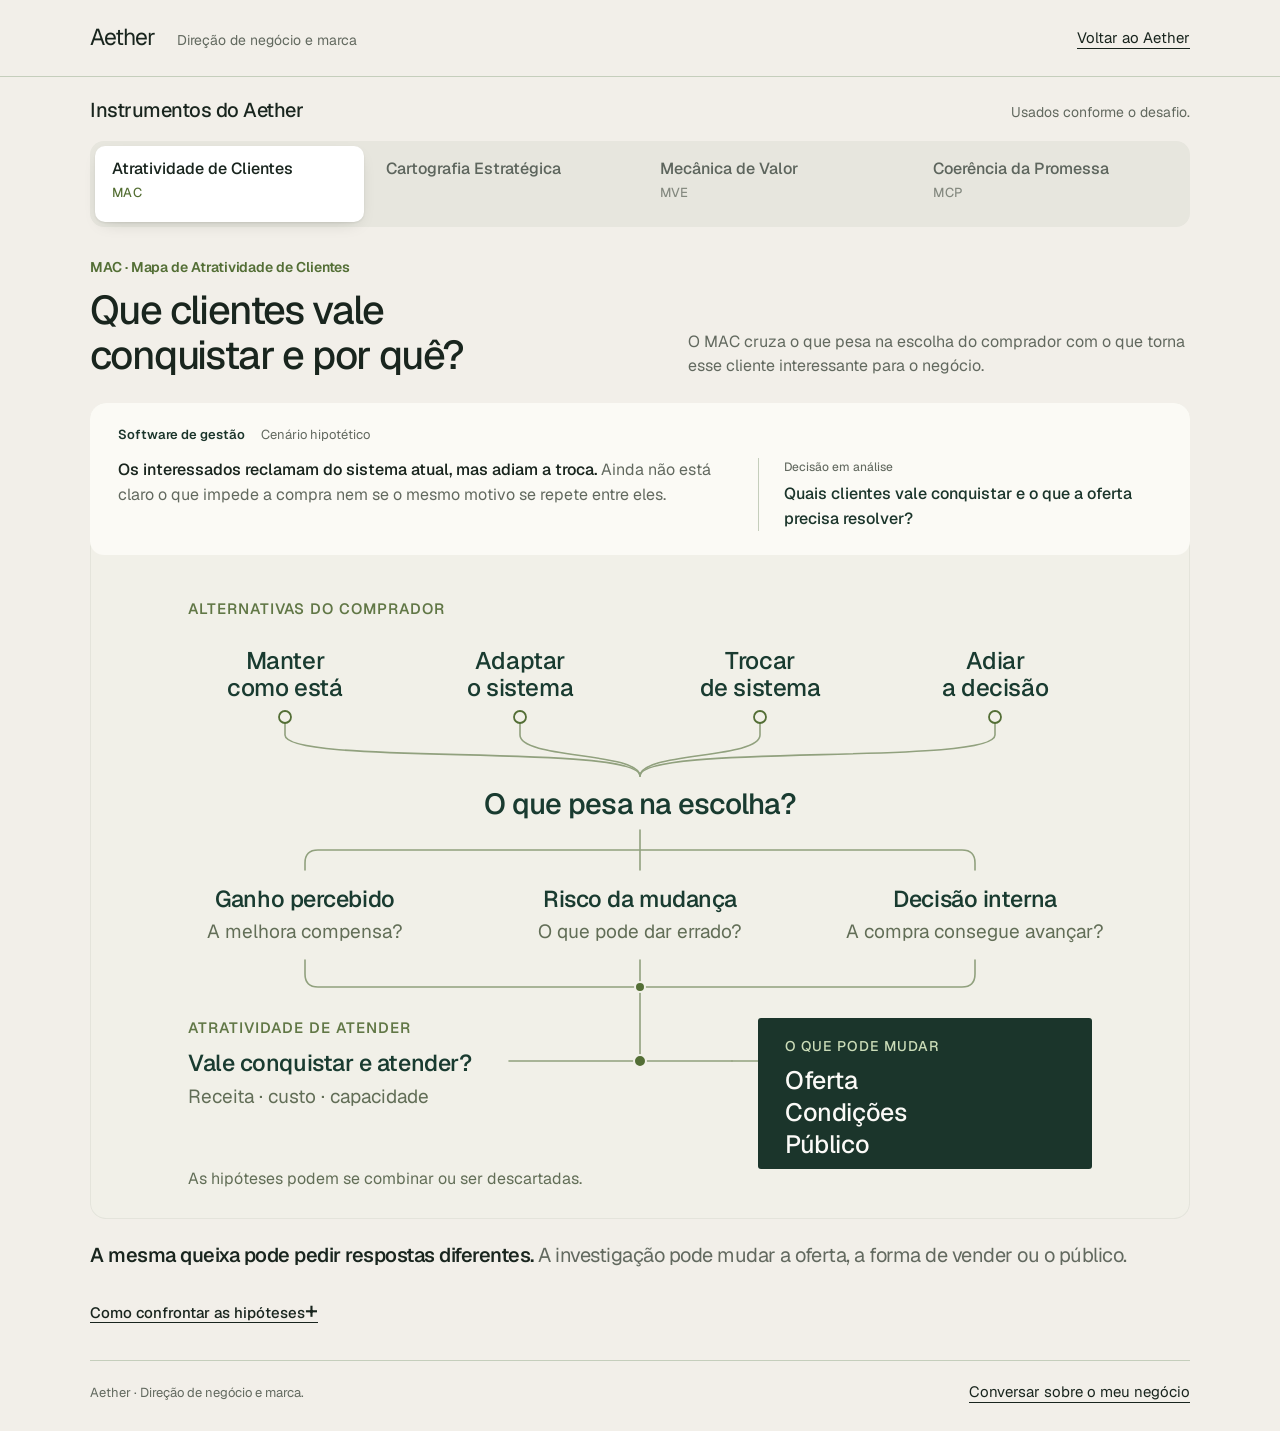
<file: aether/instrumentos.html>
<!DOCTYPE html>
<html lang="pt-BR"><head><meta charset="utf-8"/><meta content="width=device-width,initial-scale=1" name="viewport"/><meta content="#1b352b" name="theme-color"/><meta content="noindex,nofollow" name="robots"/><meta content="v49" name="aether-version"/><title>Aether · Instrumentos para decidir | Rzrd.</title><meta content="Quatro instrumentos visuais para investigar a escolha do cliente, a posição no mercado, a economia da oferta e a promessa da marca." name="description"/><style>@font-face{font-family:Geist;src:url('fonts/geist-latin.woff2') format('woff2');font-weight:100 900;font-display:swap}
:root{--paper:#f2efe9;--white:#fbfaf7;--ink:#19251e;--muted:#62695f;--line:#c5cebc;--green:#536e35;--leaf:#c5dba9;--forest:#1b352b;--pale:#e5e9dc}
*{box-sizing:border-box}html{scroll-behavior:smooth}body{margin:0;background:var(--paper);color:var(--ink);font:16px/1.55 Geist,Arial,sans-serif;-webkit-font-smoothing:antialiased}h1,h2,h3,p,figure,blockquote,dl,dd{margin:0}button,a,summary{-webkit-tap-highlight-color:transparent}button{font:inherit;color:inherit;cursor:pointer}a{color:inherit}h1,h2,h3{font-weight:480;letter-spacing:-.04em;line-height:1.12;text-wrap:balance}svg{display:block;width:100%;height:auto}[hidden]{display:none!important}:focus-visible{outline:3px solid #78964a;outline-offset:4px}::selection{background:var(--leaf);color:var(--ink)}.wrap{max-width:1180px;margin:auto;padding-inline:clamp(18px,3.5vw,40px)}.skip{position:fixed;z-index:5;top:10px;left:20px;transform:translateY(-170%);background:var(--forest);color:white;padding:12px}.skip:focus{transform:none}.tools-header{border-bottom:1px solid var(--line)}.tools-top{display:flex;justify-content:space-between;align-items:center;gap:25px;padding-block:20px}.tools-name{font-size:23px;letter-spacing:-.04em}.tools-name span{margin-left:22px;font-size:14px;letter-spacing:0;color:var(--muted)}.text-link{font-size:15px;text-underline-offset:5px}.tools-intro{display:flex;align-items:baseline;justify-content:space-between;gap:28px;padding-block:22px 18px}.tools-intro h1{font-size:20px;letter-spacing:-.025em}.tools-intro p{font-size:14px;color:var(--muted)}
.method-tabs{display:grid;grid-template-columns:repeat(4,1fr);border-block:1px solid var(--line);margin-bottom:30px}.method-tabs button{display:flex;flex-direction:column;text-align:left;gap:6px;padding:13px 17px;min-height:76px;border:0;border-right:1px solid var(--line);background:transparent;font-size:16px;font-weight:520;line-height:1.2}.method-tabs button:last-child{border-right:0}.method-tabs button span{font-size:12px;letter-spacing:.02em;font-weight:450;color:var(--muted)}.method-tabs button[aria-selected=true]{color:var(--white);background:var(--forest)}.method-tabs button[aria-selected=true] span{color:#cfdbc5}.method-tabs button:not([aria-selected=true]):hover{background:var(--pale)}
.panel-intro{display:grid;grid-template-columns:1.1fr 1fr;gap:45px;align-items:end;margin-bottom:25px}.eyebrow{font-size:12px;letter-spacing:.075em;line-height:1.5;text-transform:uppercase;font-weight:580;color:var(--green)}.panel-intro .eyebrow{margin-bottom:10px}.panel-intro h2{font-size:clamp(30px,3.25vw,40px);max-width:24ch}.definition{font-size:16px;line-height:1.5;color:var(--muted);max-width:41em}
.diagram{position:relative;background:#eef0e5;margin:0;overflow:hidden}.diagram-context{padding:17px 28px 0;font-size:13px;line-height:1.5;color:var(--muted)}.diagram-desktop{max-width:1000px;margin:auto}.diagram-mobile{display:none;max-width:480px;margin:auto}.mac-diagram{background:#f1f0e8}.mac-diagram .diagram-context{display:none}.carto-diagram{background:#f2efe9;border:1px solid var(--line)}.carto-diagram .diagram-context{padding-bottom:0}.carto-diagram .diagram-desktop{margin-top:-25px}.mve-diagram{background:#edf0e4}.mve-diagram .diagram-context{display:flex;justify-content:space-between;gap:15px}.mobile-premise{display:none}.mcp-diagram{background:var(--forest);color:var(--white)}.mcp-diagram .diagram-context{color:#ced9c4}.figure-note{padding:0 28px 18px;font-size:13px;line-height:1.55;color:var(--muted)}
.reading{margin-top:22px;font-size:20px;line-height:1.4;letter-spacing:-.025em;max-width:52em}.reading strong{font-weight:550}.reading span{color:var(--muted)}.extra{border-top:1px solid var(--line);margin-top:24px;padding-top:12px}.extra summary{display:flex;justify-content:space-between;align-items:baseline;gap:20px;list-style:none;cursor:pointer;font-size:15px;font-weight:500;min-height:34px}.extra summary::-webkit-details-marker{display:none}.extra summary::after{content:'+';font-size:23px;line-height:1}.extra[open] summary::after{content:'−'}.extra-content{padding-top:20px;font-size:15px;max-width:870px}.extra-content h3{font-size:25px;line-height:1.2;margin:7px 0 15px;max-width:36ch}.extra-content p+p{margin-top:13px}.extra-content .note{margin-top:19px}.extra-content dl{margin-block:20px;display:grid;gap:13px}.extra-content dl>div{display:grid;grid-template-columns:160px 1fr;gap:25px}.extra-content dt{font-weight:550}.extra-content dd{color:var(--muted)}.extra-content ul{padding-left:20px;display:grid;gap:9px}.note,.source-list{font-size:13px;line-height:1.55;color:var(--muted)}.source-list a{text-underline-offset:3px}.method-foot{display:flex;justify-content:space-between;align-items:baseline;gap:24px;border-top:1px solid var(--line);margin-top:27px;padding-block:19px 27px}.method-foot p{font-size:13px;color:var(--muted)}.method-foot a{white-space:nowrap}.is-embedded .tools-header{display:none}
@media(max-width:900px){.panel-intro{gap:25px}.panel-intro h2{font-size:32px}.diagram-desktop{display:none}.diagram-mobile{display:block}.carto-diagram .diagram-mobile{margin-top:-50px}.mve-diagram .diagram-context{display:block}.mobile-premise{display:block;font-size:14px;color:var(--ink);max-width:36em;margin:8px auto 22px}.mve-diagram .diagram-context{max-width:480px;margin:auto;padding-inline:24px}.mcp-diagram .diagram-context{max-width:480px;margin:auto;padding-inline:23px}.reading{font-size:19px}}
@media(max-width:600px){.wrap{padding-inline:18px}.tools-top{padding-block:18px}.tools-name{font-size:22px}.tools-name span{display:none}.tools-intro{display:block;padding-block:21px 16px}.tools-intro h1{font-size:19px}.tools-intro p{font-size:13px;margin-top:5px}.method-tabs{grid-template-columns:1fr 1fr;margin-bottom:26px}.method-tabs button{min-height:72px;font-size:15px;padding:13px 14px}.method-tabs button:nth-child(2){border-right:0}.method-tabs button:nth-child(-n+2){border-bottom:1px solid var(--line)}.method-tabs button span{font-size:12px}.panel-intro{display:block;margin-bottom:23px}.panel-intro .eyebrow{font-size:11px;margin-bottom:10px}.panel-intro h2{font-size:32px;max-width:22ch}.definition{font-size:15px;line-height:1.55;margin-top:15px}.diagram{margin-inline:-18px;border-left:0;border-right:0}.diagram-context{padding:17px 20px 0;font-size:12px}.carto-diagram .diagram-mobile{margin-top:-45px}.figure-note{padding:0 20px 17px;font-size:12px;line-height:1.55}.mve-diagram .figure-note{padding-top:4px}.reading{font-size:19px;margin-top:22px;line-height:1.4}.extra{margin-top:22px;padding-top:12px}.extra summary{font-size:14px;min-height:37px}.extra-content{font-size:15px;padding-top:17px}.extra-content h3{font-size:24px}.extra-content dl>div{grid-template-columns:1fr;gap:4px}.extra-content dl{gap:15px}.note,.source-list{font-size:13px}.method-foot{display:block;padding-bottom:25px}.method-foot p{font-size:12px}.method-foot a{display:inline-block;margin-top:13px;font-size:14px}.tools-header .text-link{font-size:14px}}
@media(prefers-reduced-motion:reduce){html{scroll-behavior:auto}}@media print{.tools-header,.method-tabs,.method-foot,.skip{display:none}.method-panel[hidden]{display:block!important}.method-panel{break-before:page}.method-panel:first-of-type{break-before:auto}.diagram{break-inside:avoid}body{background:white}.wrap{padding:0}.panel-intro h2{font-size:28px}}

/* v47: a set of Cartesian maps of the same market. */
.atlas{background:#f7f6ef;border:1px solid var(--line)}.atlas-top{padding:23px 27px 19px;display:grid;grid-template-columns:.72fr 1.28fr;gap:28px;align-items:center;border-bottom:1px solid var(--line)}.atlas-top h3{font-size:23px;line-height:1.15;max-width:17ch}.atlas-top p{font-size:14px;color:var(--muted);max-width:47em}.atlas-controls{display:grid;grid-template-columns:repeat(3,1fr);border-bottom:1px solid var(--line)}.atlas-controls button{display:flex;align-items:center;gap:8px;text-align:left;border:0;border-right:1px solid var(--line);background:transparent;padding:10px 15px;color:var(--muted)}.atlas-controls button:last-child{border-right:0}.atlas-controls button[aria-selected=true]{background:#e5ebda;color:var(--forest);box-shadow:inset 0 -3px var(--green)}.atlas-controls button:hover{background:#ebeee3}.atlas-controls strong{display:block;font-size:17px;font-weight:540;letter-spacing:-.025em}.atlas-controls span{display:block;font-size:12px;line-height:1.4;white-space:nowrap;margin-top:4px}.atlas-mini{width:110px;min-width:65px;flex:0 1 110px}.mini-grid{fill:none;stroke:#bec9b1;stroke-width:.7}.mini-player{fill:#45523e}.mini-today,.mini-target{fill:none;stroke:#536e35;stroke-width:1.5}.mini-route{fill:none;stroke:#536e35;stroke-width:1;stroke-dasharray:3 3}.atlas-controls button[aria-selected=true] .mini-route{stroke-width:1.7}.atlas-legend{display:flex;flex-wrap:wrap;gap:12px 25px;padding:18px 28px 0;font-size:13px;color:var(--muted)}.atlas-legend>span{display:flex;align-items:center;gap:9px}.atlas-legend svg{width:18px;height:18px;overflow:visible}.atlas-landscape{max-width:1000px;margin:auto}.atlas-mobile{display:none;max-width:480px;margin:auto}.atlas-svg{overflow:visible}.atlas-svg text{font-family:Geist,Arial,sans-serif;fill:var(--forest)}.atlas-grid{stroke:#dbe1d0;stroke-width:.7;fill:none}.atlas-axis{fill:none;stroke:#8fa47d;stroke-width:1.35}.atlas-tick{fill:none;stroke:#9bad88;stroke-width:1}.atlas-name{font-size:21px;font-weight:560;letter-spacing:-.4px}.atlas-sub{font-size:17px;fill:#626e57!important}.atlas-axis-label{font-size:17px;fill:#626e57!important}.atlas-axis-title{font-size:18px;font-weight:520;letter-spacing:-.25px}.atlas-company{font-size:17px;font-weight:600;fill:#536e35!important}.atlas-player{fill:#3d4934;stroke:#f7f6ef;stroke-width:2}.atlas-today,.atlas-target{fill:none;stroke:#536e35;stroke-width:2.5}.atlas-target{stroke-dasharray:4 3}.atlas-route{fill:none;stroke:#536e35;stroke-width:1.8;stroke-dasharray:5 7}.atlas-leader{stroke:#9bad88;stroke-width:1;fill:none}.atlas-note{padding:0 28px 20px;font-size:12px;line-height:1.5;color:var(--muted)}.carto-reading{max-width:53em}.atlas-source-note{display:block;margin-top:5px;color:var(--muted);font-size:14px}.atlas-fundamentals{display:grid;gap:18px;margin:22px 0}.atlas-fundamentals h4{font-size:16px;font-weight:550;margin:0 0 5px}.atlas-fundamentals p{font-size:15px;color:var(--muted)}.atlas-source-group{margin-top:20px}.atlas-source-group p{font-size:14px;line-height:1.55}.atlas-source-group a{text-underline-offset:3px}.atlas-source-group h4{font-size:16px;font-weight:550;margin:0 0 5px}.atlas-portrait .atlas-name{font-size:18px}.atlas-portrait .atlas-sub,.atlas-portrait .atlas-axis-label{font-size:16px}.atlas-portrait .atlas-axis-title{font-size:17px}.atlas-portrait .atlas-company{font-size:16px}
@media(max-width:900px){.atlas-landscape{display:none}.atlas-mobile{display:block}.atlas-top{grid-template-columns:1fr;gap:9px}.atlas-top h3{max-width:none;font-size:22px}.atlas-controls button{padding-inline:13px}.atlas-mini{width:75px;flex-basis:75px}.atlas-controls span{font-size:11px}.atlas-legend{padding-bottom:3px}.atlas-note{padding-top:6px}.atlas-mobile{margin-top:-25px}}
@media(max-width:600px){.atlas{margin-inline:-18px;border-left:0;border-right:0}.atlas-top{padding:20px}.atlas-top h3{font-size:22px;max-width:20ch}.atlas-top p{font-size:14px;line-height:1.5}.atlas-controls button{justify-content:center;padding:15px 6px;min-height:54px}.atlas-controls strong{font-size:16px}.atlas-controls span,.atlas-mini{display:none}.atlas-legend{padding:17px 20px 0;gap:10px 18px;font-size:12px}.atlas-legend>span{gap:7px}.atlas-legend svg{width:15px;height:15px}.atlas-mobile{margin-top:-19px}.atlas-note{padding:0 20px 18px;font-size:12px}.atlas-source-group p{font-size:14px}.carto-reading{font-size:19px}}
@media print{.atlas-controls{display:none}.atlas-view[hidden]{display:block!important}.atlas-view{break-before:page}.atlas-view:first-of-type{break-before:auto}.atlas-landscape{display:block}.atlas-mobile{display:none}}

/* v48: each diagram opens with its own business situation and decision. */
.scenario{display:block;padding:23px 28px 24px;margin:0;border-bottom:1px solid #c5cebc;color:var(--ink)}
.scenario-meta{display:flex;align-items:baseline;flex-wrap:wrap;gap:6px 16px;margin-bottom:14px;font-size:13px;line-height:1.4;letter-spacing:0;max-width:none}
.scenario-meta strong{font-weight:580;color:var(--forest)}.scenario-meta span{color:var(--muted)}
.scenario-body{display:grid;grid-template-columns:1.5fr 1fr;gap:35px;align-items:start}
.scenario-body p{font-size:16px;line-height:1.55;max-width:none;margin:0}
.scenario-story{color:var(--muted)}.scenario-story strong{font-weight:530;color:var(--ink)}
.scenario-decision{color:var(--forest);padding-left:25px;border-left:1px solid var(--line);font-weight:510}
.scenario-decision>span{display:block;font-size:12px;font-weight:450;color:var(--muted);margin-bottom:5px}
.atlas-top.scenario{gap:0;grid-template-columns:none;align-items:normal}
.atlas-top.scenario p.scenario-meta{font-size:13px}.atlas-top.scenario .scenario-body p{font-size:16px}
.mcp-diagram .scenario{border-color:#4b6351}.mcp-diagram .scenario-meta strong,.mcp-diagram .scenario-story strong,.mcp-diagram .scenario-decision{color:#fbfaf7}
.mcp-diagram .scenario-meta span,.mcp-diagram .scenario-story,.mcp-diagram .scenario-decision>span{color:#cfdbc5}.mcp-diagram .scenario-decision{border-color:#4b6351}
@media(max-width:900px){.scenario{padding:23px 24px}.scenario-body{grid-template-columns:1fr;gap:16px;max-width:62ch}.scenario-decision{padding-left:0;border-left:0}.scenario-decision>span{margin-bottom:4px}.scenario-premise{padding:19px 24px 0;margin:0 auto 22px;max-width:480px}.mcp-diagram .scenario,.mve-diagram .scenario,.mac-diagram .scenario{max-width:528px;margin-inline:auto}}
@media(max-width:600px){.scenario{padding:20px}.scenario-meta{gap:4px 12px;font-size:13px;margin-bottom:13px}.scenario-meta strong,.scenario-meta span{display:block}.scenario-body{gap:14px}.scenario-body p,.atlas-top.scenario .scenario-body p{font-size:16px;line-height:1.5}.scenario-decision>span{font-size:12px}.scenario-premise{padding:18px 20px 0;margin-bottom:18px}}

/* v49: names, open hypotheses and conditions for decisions. */
/* v49: the buyer's alternatives stay open while the investigation changes the response. */
.mac-investigation .mac-map-svg{overflow:visible}
.mac-map-svg text{font-family:Geist,Arial,sans-serif;fill:#193b30}
.mac-map-svg .mac-map-kicker{font-size:15px;font-weight:550;letter-spacing:1px;fill:#617746}
.mac-map-svg .mac-map-options{font-size:24px;font-weight:500;letter-spacing:-.4px}
.mac-map-svg .mac-map-branch{fill:none;stroke:#91a17e;stroke-width:1.6;stroke-linecap:round;stroke-linejoin:round}
.mac-map-svg .mac-map-option-points{fill:#f1f0e8;stroke:#536e35;stroke-width:1.8}
.mac-map-svg .mac-map-junction{fill:#536e35;stroke:#f1f0e8;stroke-width:2}
.mac-map-svg .mac-map-lens-points{fill:#f1f0e8;stroke:#536e35;stroke-width:1.8}
.mac-map-svg .mac-map-question{font-size:29px;font-weight:530;letter-spacing:-.75px}
.mac-map-svg .mac-map-lens{font-size:23px;font-weight:530;letter-spacing:-.45px}
.mac-map-svg .mac-map-probe{font-size:19px;fill:#626e57}
.mac-map-svg .mac-map-result{fill:#1b352b}
.mac-map-svg .mac-map-result-label{font-size:14px;font-weight:500;letter-spacing:1px;fill:#cbdcb8}
.mac-map-svg .mac-map-result-text{font-size:25px;font-weight:480;letter-spacing:-.4px;fill:#fbfaf7}
.mac-map-svg .mac-map-foot{font-size:16px;fill:#626e57}
.mac-map-portrait .mac-map-kicker{font-size:15px;letter-spacing:.7px}
.mac-map-portrait .mac-map-options{font-size:22px}
.mac-map-portrait .mac-map-question{font-size:25px;letter-spacing:-.65px}
.mac-map-portrait .mac-map-lens{font-size:21px}
.mac-map-portrait .mac-map-probe{font-size:18px}
.mac-map-portrait .mac-map-result-label{font-size:15px}
.mac-map-portrait .mac-map-result-text{font-size:23px;letter-spacing:-.65px}

/* v49: compare named possibilities across the same three market maps. */
.carto-position-picker{padding:19px 27px 0;border-bottom:1px solid var(--line)}
.carto-position-picker>p:first-child{font-size:14px;line-height:1.5;color:var(--muted);margin:0 0 12px}
.carto-position-choices{display:grid;grid-template-columns:1fr 1fr;gap:0}
.carto-position-choices button{position:relative;padding:16px 18px 18px;text-align:left;border:0;border-top:1px solid var(--line);background:transparent;line-height:1.4;min-width:0}
.carto-position-choices button+button{border-left:1px solid var(--line)}
.carto-position-choices strong{display:block;font-size:19px;line-height:1.3;font-weight:530;letter-spacing:-.025em}
.carto-position-choices span{display:block;font-size:14px;line-height:1.45;margin-top:6px;color:var(--muted);max-width:34ch}
.carto-position-choices button[aria-checked=true]{background:var(--forest);color:var(--white)}
.carto-position-choices button[aria-checked=true] span{color:#d3dfca}
.carto-position-choices button:not([aria-checked=true]):hover{background:#ebeee3}
.carto-position-status{position:absolute;width:1px;height:1px;padding:0;overflow:hidden;clip-path:inset(50%);white-space:nowrap}
.carto-reading>[data-carto-position]{color:var(--ink)}
@media(max-width:600px){.carto-position-picker{padding:18px 20px 0}.carto-position-picker>p:first-child{font-size:14px;max-width:31ch}.carto-position-choices button{padding:14px 12px 16px}.carto-position-choices strong{font-size:17px;line-height:1.3}.carto-position-choices span{font-size:14px;line-height:1.45}.atlas-legend{gap:10px 15px}}
@media print{.carto-position-choices button:not([aria-checked=true]){display:none}.carto-position-choices{grid-template-columns:1fr}}

/* v49: open decision paths within the MVE and MCP figures. */
#panel-mve .panel-intro .eyebrow,#panel-mcp .panel-intro .eyebrow{line-height:1.5}
@media(max-width:600px){#panel-mve .panel-intro .eyebrow,#panel-mcp .panel-intro .eyebrow{font-size:12px;letter-spacing:.045em}}


.method-tabs button span{font-size:13px}
.panel-intro .eyebrow{font-size:13px;letter-spacing:.035em}
.extra-content{font-size:16px}
@media(max-width:600px){.definition{font-size:16px}.panel-intro .eyebrow{font-size:13px}.method-tabs button span{font-size:13px}.extra-content{font-size:16px}}
</style><style>
/* v52: single atlas navigator, two hypotheses simultaneously, quiet analytical typography */
.atlas{border:0;background:#f2f3ea;overflow:hidden}.atlas-top.scenario{border-bottom:0;padding-bottom:22px}.atlas-key{display:grid;grid-template-columns:1fr 1fr;gap:24px;padding:2px 28px 25px}.atlas-key-item{display:flex;align-items:flex-start;gap:10px;min-width:0}.atlas-key-letter{display:grid;place-items:center;width:31px;height:31px;flex:0 0 31px;border-radius:50%;font-size:17px;font-weight:600;color:#182d25}.atlas-key-letter.a{background:#ddba7a}.atlas-key-letter.b{background:#b7d58d}.atlas-key-item strong{display:block;font-weight:580;font-size:16px;line-height:1.25;color:#1b352b}.atlas-key-item small{display:block;font-size:13px;color:#57654f;line-height:1.4;margin-top:4px;max-width:34ch}
.atlas-controls{border:0;background:#e6ebdd;padding:8px;gap:4px}.atlas-controls button{border:0;display:flex;align-items:center;justify-content:center;gap:8px;min-height:66px;padding:10px 12px;border-radius:3px}.atlas-controls button[aria-selected=true]{background:#1c362c;color:#f6f4e7;box-shadow:none}.atlas-controls button:not([aria-selected=true]):hover{background:#d4dfcb}.atlas-controls strong{font-size:17px}.atlas-controls button span{display:none}.atlas-controls .atlas-mini{max-width:92px}.atlas-controls button[aria-selected=true] .mini-grid{stroke:#69846b}.atlas-controls button[aria-selected=true] .mini-player{fill:#c4d0bd}.atlas-controls button[aria-selected=true] .mini-today{stroke:#fff}.atlas-controls button[aria-selected=true] .mini-target,.atlas-controls button[aria-selected=true] .mini-route{stroke:#b7d58d}.atlas-controls .mini-a .mini-target{stroke:#ad8245!important}
.atlas-symbols{display:flex;align-items:center;flex-wrap:wrap;gap:10px 20px;padding:17px 26px 8px;background:#192f27;color:#dbe3cf;font-size:12px}.atlas-symbols span{display:flex;align-items:center;gap:7px}.atlas-symbols span:last-child{margin-left:auto;font-size:11px;color:#b6c8b2}.atlas-market-dot,.atlas-now-dot{display:inline-block;width:10px;height:10px;border-radius:50%;background:#e6ecdd}.atlas-now-dot{background:transparent;border:1.5px solid #fff;width:14px;height:14px}
.atlas-view,.atlas-note{background:#192f27;color:#d9e3d1}.atlas-landscape,.atlas-mobile{margin:0 auto;max-width:100%}.atlas-svg{display:block;width:100%;height:auto;overflow:visible}.atlas-v52-svg text{fill:#f1f2e4!important}.atlas-v52-svg .atlas-grid{stroke:#8ca488;opacity:.28;stroke-width:.85;stroke-dasharray:3 5}.atlas-v52-svg .atlas-axis{stroke:#b2c6a7;stroke-width:1.3}.atlas-v52-svg .atlas-tick{stroke:#a9bfa4}.atlas-v52-svg .atlas-name{fill:#f5f3e8!important;font-weight:550}.atlas-v52-svg .atlas-sub,.atlas-v52-svg .atlas-axis-label{fill:#bccdb6!important}.atlas-v52-svg .atlas-axis-title{fill:#dce6cd!important;font-weight:550}.atlas-v52-svg .atlas-player{fill:#e3eadb;stroke:#192f27;stroke-width:2}.atlas-v52-svg .atlas-today{stroke:#fbfaf0;stroke-width:2.5}.atlas-v52-svg .atlas-target{stroke-width:2.6;stroke-dasharray:none}.atlas-v52-svg .atlas-route{stroke-width:2.2;stroke-dasharray:1;stroke-dashoffset:0;stroke-linecap:round}.atlas-v52-svg .atlas-a{stroke:#ddba7a;fill:none}.atlas-v52-svg .atlas-b{stroke:#c1dc9b;fill:none}.atlas-v52-svg .atlas-shared{stroke:#c1dc9b;fill:none}.atlas-v52-svg .atlas-company{fill:#fff!important;font-weight:600}.atlas-v52-svg text.atlas-a{fill:#ddba7a!important;stroke:none}.atlas-v52-svg text.atlas-b,.atlas-v52-svg text.atlas-ab{fill:#c1dc9b!important;stroke:none}.atlas-v52-svg .atlas-leader{stroke:#8da486;stroke-opacity:.7}.atlas-note{padding:8px 26px 22px;color:#b6c7b0;font-size:12px;margin:0}.carto-reading{margin-top:20px}.atlas-view.animate-route .atlas-route{animation:atlasTrace52 1.2s cubic-bezier(.2,.8,.2,1) both}.atlas-view.animate-route .atlas-target.atlas-b,.atlas-view.animate-route .atlas-target.atlas-shared{animation:atlasArrive52 .65s .72s both}.atlas-view.animate-route text.atlas-b,.atlas-view.animate-route text.atlas-ab{animation:atlasArrive52 .65s .72s both}@keyframes atlasTrace52{from{stroke-dashoffset:1}to{stroke-dashoffset:0}}@keyframes atlasArrive52{from{opacity:.15}to{opacity:1}}
.mve-experiment{padding:20px 28px 6px;max-width:720px;margin:0 auto;color:#1b352b}.mve-experiment>div{display:flex;justify-content:space-between;align-items:baseline;gap:12px}.mve-experiment label{font-size:14px;font-weight:550}.mve-experiment output{font-size:18px;font-variant-numeric:tabular-nums;color:#365c38;font-weight:560;white-space:nowrap}.mve-experiment input{width:100%;accent-color:#526d31;height:31px;cursor:pointer;margin:4px 0 0}.mve-experiment p{font-size:12px;color:#596b52;margin:0;line-height:1.5}.mve-diagram .scenario{border-bottom:0}.mve-diagram .thread{transition:opacity .16s}.mve-diagram .figure-note{padding-top:7px}.mve-diagram .diagram-desktop{margin-top:5px}
/* White space instead of decorative dividers in explanatory text. Functional tabs still visibly selectable. */
.method-panel .scenario:not(.atlas-top){border-bottom:0}.method-panel .extra{border-top:0;padding-top:6px}.method-panel .extra summary{display:list-item;text-decoration:underline;text-underline-offset:4px}.method-panel .extra summary::marker{font-size:.8em}
@media(max-width:900px){.atlas-mobile{margin:0 auto;max-width:480px}.atlas-landscape{display:none}.atlas-key{padding-inline:23px;gap:15px}.atlas-controls .atlas-mini{width:70px}.atlas-symbols span:last-child{margin-left:0}.mve-experiment{max-width:480px;padding:15px 24px 12px}.mve-diagram .diagram-mobile{margin:0 auto}}
@media(max-width:600px){.atlas-key{grid-template-columns:1fr;gap:13px;padding:4px 20px 21px}.atlas-key-item strong{font-size:15px}.atlas-key-item small{font-size:13px}.atlas-key-letter{width:26px;height:26px;flex-basis:26px;font-size:15px}.atlas-controls{padding:6px;gap:3px}.atlas-controls button{min-height:49px;padding:8px 4px}.atlas-controls button strong{font-size:15px}.atlas-controls .atlas-mini{display:none}.atlas-symbols{gap:9px 12px;padding:15px 20px 4px;font-size:11px}.atlas-symbols span:last-child{width:100%;font-size:11px}.atlas-mobile{margin-top:-2px}.atlas-note{padding:4px 20px 18px}.mve-experiment{padding-inline:20px}.mve-experiment label{font-size:13px}.mve-experiment output{font-size:16px}}
@media(prefers-reduced-motion:reduce){.atlas-view.animate-route *{animation:none!important}.mve-diagram .thread{transition:none!important}}
</style><link href="css/instrumentos-p.css?v=1" rel="stylesheet"/>
</head><body><a class="skip" href="#principal">Pular para o conteúdo</a><header class="tools-header"><div class="wrap tools-top"><div class="tools-name">Aether<span>Direção de negócio e marca</span></div><a class="text-link" href="./index.html">Voltar ao Aether</a></div></header><main class="wrap" id="principal"><div class="tools-intro"><h1>Instrumentos do Aether</h1><p>Usados conforme o desafio.</p></div><div aria-label="Escolher um instrumento" class="method-tabs" role="tablist"><button aria-controls="panel-mac" aria-selected="true" data-tool="mac" id="tool-mac" role="tab" tabindex="0" type="button">Atratividade de Clientes<span>MAC</span></button><button aria-controls="panel-carto" aria-selected="false" data-tool="carto" id="tool-carto" role="tab" tabindex="-1" type="button">Cartografia Estratégica</button><button aria-controls="panel-mve" aria-selected="false" data-tool="mve" id="tool-mve" role="tab" tabindex="-1" type="button">Mecânica de Valor<span>MVE</span></button><button aria-controls="panel-mcp" aria-selected="false" data-tool="mcp" id="tool-mcp" role="tab" tabindex="-1" type="button">Coerência da Promessa<span>MCP</span></button></div><section aria-labelledby="tool-mac" class="method-panel mac" id="panel-mac" role="tabpanel" tabindex="0">
<div class="panel-intro">
<div><p class="eyebrow">MAC · Mapa de Atratividade de Clientes</p><h2>Que clientes vale conquistar e por quê?</h2></div>
<p class="definition">O MAC cruza o que pesa na escolha do comprador com o que torna esse cliente interessante para o negócio.</p>
</div>
<figure class="diagram mac-diagram mac-investigation">
<figcaption class="scenario">
<p class="scenario-meta"><strong>Software de gestão</strong><span>Cenário hipotético</span></p>
<div class="scenario-body">
<p class="scenario-story"><strong>Os interessados reclamam do sistema atual, mas adiam a troca.</strong> Ainda não está claro o que impede a compra nem se o mesmo motivo se repete entre eles.</p>
<p class="scenario-decision"><span>Decisão em análise</span>Quais clientes vale conquistar e o que a oferta precisa resolver?</p>
</div>
</figcaption>
<div class="diagram-desktop">
<svg aria-labelledby="mac-title mac-desc" class="mac-map-svg" id="diagram-mac" role="img" viewbox="0 0 1000 650" xmlns="http://www.w3.org/2000/svg">
<title id="mac-title">MAC: investigar a escolha antes de definir a resposta</title>
<desc id="mac-desc">Os interessados podem manter o sistema, adaptá-lo, trocar ou adiar a decisão. A investigação compara o ganho percebido, o risco da mudança e as condições da decisão interna, sem presumir qual deles explica o adiamento. O entendimento da escolha é confrontado com receita, custo e capacidade de atender. As descobertas podem mudar a oferta, as condições ou o público, sem uma solução previamente escolhida.</desc>
<text class="mac-map-kicker" x="48" y="45">ALTERNATIVAS DO COMPRADOR</text>
<g class="mac-map-options" text-anchor="middle">
<text x="145" y="100">Manter<tspan dy="27" x="145">como está</tspan></text>
<text x="380" y="100">Adaptar<tspan dy="27" x="380">o sistema</tspan></text>
<text x="620" y="100">Trocar<tspan dy="27" x="620">de sistema</tspan></text>
<text x="855" y="100">Adiar<tspan dy="27" x="855">a decisão</tspan></text>
</g>
<g class="mac-map-branch">
<path d="M145 151V166C145 197 500 174 500 207"></path>
<path d="M380 151V166C380 190 500 183 500 207"></path>
<path d="M620 151V166C620 190 500 183 500 207"></path>
<path d="M855 151V166C855 197 500 174 500 207"></path>
</g>
<g class="mac-map-option-points"><circle cx="145" cy="148" r="6"></circle><circle cx="380" cy="148" r="6"></circle><circle cx="620" cy="148" r="6"></circle><circle cx="855" cy="148" r="6"></circle></g>
<text class="mac-map-question" text-anchor="middle" x="500" y="245">O que pesa na escolha?</text>
<path class="mac-map-branch" d="M500 261V281 M165 301V294Q165 281 178 281H822Q835 281 835 294V301 M500 281V301"></path>
<g text-anchor="middle">
<text class="mac-map-lens" x="165" y="338">Ganho percebido</text>
<text class="mac-map-probe" x="165" y="369">A melhora compensa?</text>
<text class="mac-map-lens" x="500" y="338">Risco da mudança</text>
<text class="mac-map-probe" x="500" y="369">O que pode dar errado?</text>
<text class="mac-map-lens" x="835" y="338">Decisão interna</text>
<text class="mac-map-probe" x="835" y="369">A compra consegue avançar?</text>
</g>
<path class="mac-map-branch" d="M165 391V405Q165 418 178 418H822Q835 418 835 405V391 M500 391V491"></path>
<circle class="mac-map-junction" cx="500" cy="418" r="5"></circle>
<text class="mac-map-kicker" x="48" y="464">ATRATIVIDADE DE ATENDER</text>
<text class="mac-map-lens" x="48" y="502">Vale conquistar e atender?</text>
<text class="mac-map-probe" x="48" y="534">Receita · custo · capacidade</text>
<path class="mac-map-branch" d="M369 492H592"></path>
<circle class="mac-map-junction" cx="500" cy="492" r="6"></circle>
<path class="mac-map-branch" d="M592 492H618"></path>
<rect class="mac-map-result" height="151" rx="3" width="334" x="618" y="449"></rect>
<text class="mac-map-result-label" x="645" y="482">O QUE PODE MUDAR</text>
<text class="mac-map-result-text" x="645" y="520">Oferta</text>
<text class="mac-map-result-text" x="645" y="552">Condições</text>
<text class="mac-map-result-text" x="645" y="584">Público</text>
<text class="mac-map-foot" x="48" y="615">As hipóteses podem se combinar ou ser descartadas.</text>
</svg>
</div>
<div class="diagram-mobile">
<svg aria-labelledby="mac-mobile-title mac-mobile-desc" class="mac-map-svg mac-map-portrait" id="diagram-mac-mobile" role="img" viewbox="0 0 400 820" xmlns="http://www.w3.org/2000/svg">
<title id="mac-mobile-title">MAC: investigar a escolha antes de definir a resposta</title>
<desc id="mac-mobile-desc">Os interessados podem manter o sistema, adaptá-lo, trocar ou adiar a decisão. A investigação compara o ganho percebido, o risco da mudança e as condições da decisão interna. Essas hipóteses podem se combinar ou ser descartadas. A escolha do comprador é confrontada com receita, custo e capacidade de atender. As descobertas podem mudar a oferta, as condições ou o público.</desc>
<text class="mac-map-kicker" x="24" y="34">ALTERNATIVAS DO COMPRADOR</text>
<g class="mac-map-options" text-anchor="middle">
<text x="105" y="80">Manter<tspan dy="25" x="105">como está</tspan></text>
<text x="295" y="80">Adaptar<tspan dy="25" x="295">o sistema</tspan></text>
<text x="105" y="170">Trocar<tspan dy="25" x="105">de sistema</tspan></text>
<text x="295" y="170">Adiar<tspan dy="25" x="295">a decisão</tspan></text>
</g>
<g class="mac-map-branch">
<path d="M105 125C105 143 36 132 36 160V220C36 263 200 229 200 269"></path>
<path d="M295 125C295 143 364 132 364 160V220C364 263 200 229 200 269"></path>
<path d="M105 215C105 245 200 232 200 269"></path>
<path d="M295 215C295 245 200 232 200 269"></path>
</g>
<g class="mac-map-option-points"><circle cx="105" cy="122" r="5"></circle><circle cx="295" cy="122" r="5"></circle><circle cx="105" cy="212" r="5"></circle><circle cx="295" cy="212" r="5"></circle></g>
<text class="mac-map-question" text-anchor="middle" x="200" y="307">O que pesa na escolha?</text>
<path class="mac-map-branch" d="M200 324H45Q32 324 32 337V548Q32 561 45 561H200V574 M32 354H59 M32 428H59 M32 502H59"></path>
<g class="mac-map-lens-points"><circle cx="63" cy="354" r="5"></circle><circle cx="63" cy="428" r="5"></circle><circle cx="63" cy="502" r="5"></circle></g>
<text class="mac-map-lens" x="84" y="350">Ganho percebido</text>
<text class="mac-map-probe" x="84" y="377">A melhora compensa?</text>
<text class="mac-map-lens" x="84" y="424">Risco da mudança</text>
<text class="mac-map-probe" x="84" y="451">O que pode dar errado?</text>
<text class="mac-map-lens" x="84" y="498">Decisão interna</text>
<text class="mac-map-probe" x="84" y="525">A compra consegue avançar?</text>
<circle class="mac-map-junction" cx="200" cy="578" r="5"></circle>
<text class="mac-map-kicker" x="24" y="614">ATRATIVIDADE DE ATENDER</text>
<text class="mac-map-lens" x="24" y="647">Vale conquistar e atender?</text>
<text class="mac-map-probe" x="24" y="675">Receita · custo · capacidade</text>
<path class="mac-map-branch" d="M200 688V711"></path>
<rect class="mac-map-result" height="85" rx="3" width="352" x="24" y="711"></rect>
<text class="mac-map-result-label" x="44" y="740">O QUE PODE MUDAR</text>
<text class="mac-map-result-text" x="44" y="774">Oferta · condições · público</text>
</svg>
</div>
</figure>
<p class="reading"><strong>A mesma queixa pode pedir respostas diferentes.</strong> <span>A investigação pode mudar a oferta, a forma de vender ou o público.</span></p>
<details class="extra"><summary>Como confrontar as hipóteses</summary><div class="extra-content">
<h3>O motivo do adiamento precisa ser descoberto.</h3>
<p>Reconstruímos compras realizadas, perdidas e adiadas: o que o comprador tentava resolver, quais alternativas considerou, quem participou e o que fez a decisão avançar ou parar. Propostas, registros e conversas precisam ser confrontados entre si.</p>
<dl>
<div><dt>Ganho percebido</dt><dd>A melhoria proposta resolve um problema importante? Compensa o preço, o esforço e as alternativas disponíveis? A insatisfação com o sistema atual, sozinha, pode não justificar a troca.</dd></div>
<div><dt>Risco da mudança</dt><dd>O que preocupa quem terá de usar, aprovar ou responder pela troca? Dados, integração, treinamento e interrupção podem pesar de maneiras diferentes.</dd></div>
<div><dt>Decisão interna</dt><dd>Quem usa, recomenda, paga e aprova? Há prioridade e condições para decidir? Um interessado convencido pode não ter como fazer a compra avançar.</dd></div>
</dl>
<p>Essas hipóteses podem se combinar, mudar ou ser descartadas. A análise também pode mostrar que o preço é o obstáculo principal, que a oferta precisa ser mais simples ou que vale atender outro público.</p>
<p><strong>Para a empresa, a escolha também precisa compensar.</strong> Confrontamos a demanda acessível, a receita possível, o custo de conquistar e servir, a capacidade e a adequação da oferta. Implantação assistida, por exemplo, só se torna uma candidata quando responde ao que foi descoberto e pode ser bem entregue.</p>
<p class="note">Cenário hipotético. As perguntas representam possibilidades de investigação, sem diagnóstico, preferência ou resultado atribuído a cliente.</p>
</div></details>
</section><section aria-labelledby="tool-carto" class="method-panel carto" hidden="" id="panel-carto" role="tabpanel" tabindex="0"><div class="panel-intro"><div><p class="eyebrow">Cartografia Estratégica</p><h2>Que posição vale construir?</h2></div><p class="definition">Mapas para comparar as ofertas do mercado, formular possibilidades e entender o que cada posição exige. Os eixos variam conforme o desafio.</p></div><div class="atlas"><div class="atlas-top scenario"><p class="scenario-meta"><strong>Loja de móveis</strong><span>Loja hipotética · Referências públicas</span></p><div class="scenario-body"><p class="scenario-story"><strong>A loja de móveis tem uma clientela estabelecida e quer crescer.</strong> Considera ampliar o papel que assume na compra de um ambiente, a partir da oferta atual de peças.</p><p class="scenario-decision"><span>Decisão em análise</span>Que posição vale construir diante das alternativas do mercado?</p></div></div><div class="atlas-key"><div class="atlas-key-item"><span class="atlas-key-letter a">A</span><div><strong>Compra orientada</strong><small>Combinar peças do catálogo, sem projeto técnico.</small></div></div><div class="atlas-key-item"><span class="atlas-key-letter b">B</span><div><strong>Projeto e montagem</strong><small>Projetar o ambiente e coordenar a montagem.</small></div></div></div><div aria-label="Mapas da Cartografia" class="atlas-controls" role="tablist"><button aria-controls="atlas-view-oferta" aria-label="Oferta: adaptação e escopo" aria-selected="true" data-cartomap="oferta" id="atlas-tab-oferta" role="tab" tabindex="0" type="button"><svg aria-hidden="true" class="atlas-mini" viewbox="0 0 160 80" xmlns="http://www.w3.org/2000/svg"><path class="mini-grid" d="M14 7V61H147 M47 7V61 M80 7V61 M113 7V61 M14 20H147 M14 34H147 M14 48H147"></path><circle class="mini-player" cx="27.6" cy="18.4" r="2.5"></circle><circle class="mini-player" cx="27.6" cy="49.0" r="2.5"></circle><circle class="mini-player" cx="80.3" cy="18.4" r="2.5"></circle><circle class="mini-player" cx="132.2" cy="18.4" r="2.5"></circle><g class="mini-b"><path class="mini-route" d="M27.6 49.0L27.6 18.4"></path></g><circle class="mini-today" cx="27.6" cy="49.0" r="5.5"></circle><g class="mini-a"><path class="mini-target" d="M27.6 41.5L35.1 49.0L27.6 56.5L20.1 49.0Z"></path></g><g class="mini-b"><path class="mini-target" d="M27.6 12.399999999999999l6 6 -6 6 -6 -6Z"></path></g></svg><div><strong>Oferta</strong></div></button><button aria-controls="atlas-view-compra" aria-label="Compra: condução e preço" aria-selected="false" data-cartomap="compra" id="atlas-tab-compra" role="tab" tabindex="-1" type="button"><svg aria-hidden="true" class="atlas-mini" viewbox="0 0 160 80" xmlns="http://www.w3.org/2000/svg"><path class="mini-grid" d="M14 7V61H147 M47 7V61 M80 7V61 M113 7V61 M14 20H147 M14 34H147 M14 48H147"></path><circle class="mini-player" cx="27.6" cy="49.0" r="2.5"></circle><circle class="mini-player" cx="132.2" cy="18.4" r="2.5"></circle><circle class="mini-player" cx="132.2" cy="49.0" r="2.5"></circle><path class="mini-route" d="M27.6 49.0L132.15 49.0"></path><circle class="mini-today" cx="27.6" cy="49.0" r="5.5"></circle><path class="mini-target" d="M132.15 43.0l6 6 -6 6 -6 -6Z"></path></svg><div><strong>Compra</strong></div></button><button aria-controls="atlas-view-execucao" aria-label="Execução: projeto e montagem" aria-selected="false" data-cartomap="execucao" id="atlas-tab-execucao" role="tab" tabindex="-1" type="button"><svg aria-hidden="true" class="atlas-mini" viewbox="0 0 160 80" xmlns="http://www.w3.org/2000/svg"><path class="mini-grid" d="M14 7V61H147 M47 7V61 M80 7V61 M113 7V61 M14 20H147 M14 34H147 M14 48H147"></path><circle class="mini-player" cx="27.6" cy="18.4" r="2.5"></circle><circle class="mini-player" cx="80.3" cy="49.0" r="2.5"></circle><circle class="mini-player" cx="132.2" cy="18.4" r="2.5"></circle><circle class="mini-player" cx="132.2" cy="49.0" r="2.5"></circle><g class="mini-b"><path class="mini-route" d="M27.6 49.0L132.15 18.4"></path></g><circle class="mini-today" cx="27.6" cy="49.0" r="5.5"></circle><g class="mini-a"><path class="mini-target" d="M27.6 41.5L35.1 49.0L27.6 56.5L20.1 49.0Z"></path></g><g class="mini-b"><path class="mini-target" d="M132.15 12.399999999999999l6 6 -6 6 -6 -6Z"></path></g></svg><div><strong>Execução</strong></div></button></div><div class="atlas-symbols"><span><i class="atlas-market-dot"></i>Ofertas de mercado</span><span><i class="atlas-now-dot"></i>Loja hoje</span><span>As letras A e B identificam as possibilidades.</span></div><div aria-labelledby="atlas-tab-oferta" class="atlas-view" id="atlas-view-oferta" role="tabpanel"><div class="atlas-landscape"><svg aria-labelledby="atlas-oferta-desktop-title atlas-oferta-desktop-desc" class="atlas-svg atlas-v52-svg" id="atlas-oferta-desktop" role="img" viewbox="0 0 1000 650" xmlns="http://www.w3.org/2000/svg"><title id="atlas-oferta-desktop-title">Cartografia: Oferta</title><desc id="atlas-oferta-desktop-desc">Mapa categórico de adaptação do mobiliário e escopo da oferta. A compra orientada (A) mantém a oferta de peças na posição atual. Projeto e montagem (B) acrescenta projeto ao catálogo e aproxima a loja de Meu Ambiente. Os pontos das ofertas públicas mantêm suas posições.</desc><defs><marker id="atlas-oferta-desktop-arrow" markerheight="6" markerwidth="6" orient="auto-start-reverse" refx="8" refy="5" viewbox="0 0 10 10"><path d="M1 1L8 5L1 9" fill="none" stroke="#536e35" stroke-width="1.5"></path></marker></defs><path class="atlas-grid" d="M250 70V520"></path><path class="atlas-grid" d="M560 70V520"></path><path class="atlas-grid" d="M865 70V520"></path><path class="atlas-grid" d="M170 165H950"></path><path class="atlas-grid" d="M170 420H950"></path><path class="atlas-axis" d="M170 70V520H950"></path><text class="atlas-axis-label" text-anchor="end" x="145" y="158"><tspan x="145">Projeto para</tspan><tspan dy="22" x="145">o ambiente</tspan></text><text class="atlas-axis-label" text-anchor="end" x="145" y="413"><tspan x="145">Compra</tspan><tspan dy="22" x="145">de peças</tspan></text><text class="atlas-axis-title" text-anchor="middle" transform="translate(33 300) rotate(-90)">Escopo da oferta</text><path class="atlas-tick" d="M250 520v9"></path><text class="atlas-axis-label" text-anchor="middle" x="250" y="556"><tspan x="250">Peças de</tspan><tspan dy="23" x="250">catálogo</tspan></text><path class="atlas-tick" d="M560 520v9"></path><text class="atlas-axis-label" text-anchor="middle" x="560" y="556"><tspan x="560">Módulos</tspan><tspan dy="23" x="560">combináveis</tspan></text><path class="atlas-tick" d="M865 520v9"></path><text class="atlas-axis-label" text-anchor="middle" x="865" y="556"><tspan x="865">Medidas</tspan><tspan dy="23" x="865">editáveis</tspan></text><text class="atlas-axis-title" text-anchor="middle" x="560" y="622"><tspan x="560">Adaptação do mobiliário</tspan></text><g><path class="atlas-route atlas-b" d="M237 407 C201 355 201 224 237 182" pathLength="1"></path></g><circle class="atlas-player" cx="250" cy="165" r="5.5"></circle><circle class="atlas-player" cx="250" cy="420" r="5.5"></circle><circle class="atlas-player" cx="560" cy="165" r="5.5"></circle><circle class="atlas-player" cx="865" cy="165" r="5.5"></circle><circle class="atlas-today" cx="250" cy="420" r="14"></circle><g><path class="atlas-target atlas-a" d="M250 398L272 420L250 442L228 420Z"></path></g><g><path class="atlas-target atlas-b" d="M250 148 L267 165 L250 182 L233 165Z"></path></g><text class="atlas-name" text-anchor="start" x="285" y="153"><tspan x="285">Meu Ambiente</tspan></text><text class="atlas-sub" text-anchor="start" x="285" y="178"><tspan x="285">Tok&amp;Stok</tspan></text><text class="atlas-name" text-anchor="middle" x="560" y="107"><tspan x="560">MadeiraMadeira</tspan></text><text class="atlas-sub" text-anchor="middle" x="560" y="132"><tspan x="560">Modulados</tspan></text><text class="atlas-name" text-anchor="middle" x="865" y="107"><tspan x="865">Todeschini</tspan></text><text class="atlas-sub" text-anchor="middle" x="865" y="132"><tspan x="865">Flexa</tspan></text><text class="atlas-name" text-anchor="start" x="285" y="413"><tspan x="285">Tok&amp;Stok</tspan></text><text class="atlas-sub" text-anchor="start" x="285" y="438"><tspan x="285">Catálogo online</tspan></text><g><text class="atlas-company atlas-a" text-anchor="middle" x="250" y="470"><tspan x="250">Hoje · A</tspan></text></g><g><text class="atlas-company atlas-b" text-anchor="middle" x="250" y="216"><tspan x="250">B</tspan></text></g></svg></div><div class="atlas-mobile"><svg aria-labelledby="atlas-oferta-mobile-title atlas-oferta-mobile-desc" class="atlas-svg atlas-portrait atlas-v52-svg" id="atlas-oferta-mobile" role="img" viewbox="0 0 400 715" xmlns="http://www.w3.org/2000/svg"><title id="atlas-oferta-mobile-title">Cartografia: Oferta</title><desc id="atlas-oferta-mobile-desc">Mapa categórico de adaptação do mobiliário e escopo da oferta. A compra orientada (A) mantém a oferta de peças na posição atual. Projeto e montagem (B) acrescenta projeto ao catálogo e aproxima a loja de Meu Ambiente. Os pontos das ofertas públicas mantêm suas posições.</desc><defs><marker id="atlas-oferta-mobile-arrow" markerheight="6" markerwidth="6" orient="auto-start-reverse" refx="8" refy="5" viewbox="0 0 10 10"><path d="M1 1L8 5L1 9" fill="none" stroke="#536e35" stroke-width="1.5"></path></marker></defs><path class="atlas-grid" d="M100 111V540"></path><path class="atlas-grid" d="M225 111V540"></path><path class="atlas-grid" d="M350 111V540"></path><path class="atlas-grid" d="M44 210H384"></path><path class="atlas-grid" d="M44 460H384"></path><path class="atlas-axis" d="M44 111V540H384"></path><text class="atlas-axis-label" text-anchor="start" x="44" y="90"><tspan x="44">Projeto para o ambiente</tspan></text><text class="atlas-axis-label" text-anchor="start" x="44" y="577"><tspan x="44">Compra de peças</tspan></text><text class="atlas-axis-title" text-anchor="middle" transform="translate(18 325) rotate(-90)">Escopo da oferta</text><path class="atlas-tick" d="M100 540v8"></path><text class="atlas-axis-label" text-anchor="middle" x="100" y="620"><tspan x="100">Peças de</tspan><tspan dy="22" x="100">catálogo</tspan></text><path class="atlas-tick" d="M225 540v8"></path><text class="atlas-axis-label" text-anchor="middle" x="225" y="620"><tspan x="225">Módulos</tspan><tspan dy="22" x="225">combináveis</tspan></text><path class="atlas-tick" d="M350 540v8"></path><text class="atlas-axis-label" text-anchor="middle" x="350" y="620"><tspan x="350">Medidas</tspan><tspan dy="22" x="350">editáveis</tspan></text><text class="atlas-axis-title" text-anchor="middle" x="215" y="691"><tspan x="215">Adaptação do mobiliário</tspan></text><g><path class="atlas-route atlas-b" d="M88 445 C57 377 57 291 88 227" pathLength="1"></path></g><circle class="atlas-player" cx="100" cy="210" r="5.5"></circle><circle class="atlas-player" cx="100" cy="460" r="5.5"></circle><circle class="atlas-player" cx="225" cy="210" r="5.5"></circle><circle class="atlas-player" cx="350" cy="210" r="5.5"></circle><circle class="atlas-today" cx="100" cy="460" r="14"></circle><g><path class="atlas-target atlas-a" d="M100 438L122 460L100 482L78 460Z"></path></g><g><path class="atlas-target atlas-b" d="M100 193 L117 210 L100 227 L83 210Z"></path></g><text class="atlas-name" text-anchor="middle" x="100" y="159"><tspan x="100">Meu Ambiente</tspan></text><text class="atlas-sub" text-anchor="middle" x="100" y="183"><tspan x="100">Tok&amp;Stok</tspan></text><text class="atlas-name" text-anchor="middle" x="225" y="140"><tspan x="225">Madeira</tspan><tspan dy="21" x="225">Madeira</tspan></text><text class="atlas-sub" text-anchor="middle" x="225" y="184"><tspan x="225">Modulados</tspan></text><text class="atlas-name" text-anchor="middle" x="350" y="159"><tspan x="350">Todeschini</tspan></text><text class="atlas-sub" text-anchor="middle" x="350" y="183"><tspan x="350">Flexa</tspan></text><text class="atlas-name" text-anchor="start" x="134" y="451"><tspan x="134">Tok&amp;Stok</tspan></text><text class="atlas-sub" text-anchor="start" x="134" y="476"><tspan x="134">Catálogo online</tspan></text><g><text class="atlas-company atlas-a" text-anchor="middle" x="100" y="504"><tspan x="100">Hoje · A</tspan></text></g><g><text class="atlas-company atlas-b" text-anchor="middle" x="100" y="260"><tspan x="100">B</tspan></text></g></svg></div></div><div aria-labelledby="atlas-tab-compra" class="atlas-view" hidden="" id="atlas-view-compra" role="tabpanel"><div class="atlas-landscape"><svg aria-labelledby="atlas-compra-desktop-title atlas-compra-desktop-desc" class="atlas-svg atlas-v52-svg" id="atlas-compra-desktop" role="img" viewbox="0 0 1000 650" xmlns="http://www.w3.org/2000/svg"><title id="atlas-compra-desktop-title">Cartografia: Compra</title><desc id="atlas-compra-desktop-desc">Mapa categórico de entrada na contratação e formação do preço. A e B passam a incluir um consultor, mantendo preços por item ou serviço, e ocupam a mesma posição.</desc><defs><marker id="atlas-compra-desktop-arrow" markerheight="6" markerwidth="6" orient="auto-start-reverse" refx="8" refy="5" viewbox="0 0 10 10"><path d="M1 1L8 5L1 9" fill="none" stroke="#536e35" stroke-width="1.5"></path></marker></defs><path class="atlas-grid" d="M250 70V520"></path><path class="atlas-grid" d="M865 70V520"></path><path class="atlas-grid" d="M170 165H950"></path><path class="atlas-grid" d="M170 420H950"></path><path class="atlas-axis" d="M170 70V520H950"></path><text class="atlas-axis-label" text-anchor="end" x="145" y="158"><tspan x="145">Orçamento</tspan><tspan dy="22" x="145">do projeto</tspan></text><text class="atlas-axis-label" text-anchor="end" x="145" y="413"><tspan x="145">Preços por</tspan><tspan dy="22" x="145">item ou serviço</tspan></text><text class="atlas-axis-title" text-anchor="middle" transform="translate(33 300) rotate(-90)">Formação do preço</text><path class="atlas-tick" d="M250 520v9"></path><text class="atlas-axis-label" text-anchor="middle" x="250" y="556"><tspan x="250">Direta pelo</tspan><tspan dy="23" x="250">comprador</tspan></text><path class="atlas-tick" d="M865 520v9"></path><text class="atlas-axis-label" text-anchor="middle" x="865" y="556"><tspan x="865">Com</tspan><tspan dy="23" x="865">consultor</tspan></text><text class="atlas-axis-title" text-anchor="middle" x="560" y="622"><tspan x="560">Entrada na contratação</tspan></text><path class="atlas-route atlas-shared" d="M268 431 C423 503 695 503 846 431" pathLength="1"></path><circle class="atlas-player" cx="250" cy="420" r="5.5"></circle><circle class="atlas-player" cx="865" cy="165" r="5.5"></circle><circle class="atlas-player" cx="865" cy="420" r="5.5"></circle><circle class="atlas-today" cx="250" cy="420" r="14"></circle><path class="atlas-target atlas-shared" d="M865 403 L882 420 L865 437 L848 420Z"></path><text class="atlas-name" text-anchor="start" x="285" y="398"><tspan x="285">Tok&amp;Stok</tspan></text><text class="atlas-sub" text-anchor="start" x="285" y="423"><tspan x="285">Catálogo + Meu Ambiente</tspan></text><text class="atlas-name" text-anchor="middle" x="865" y="362"><tspan x="865">MadeiraMadeira</tspan></text><text class="atlas-sub" text-anchor="middle" x="865" y="387"><tspan x="865">Modulados</tspan></text><text class="atlas-name" text-anchor="end" x="830" y="148"><tspan x="830">Todeschini</tspan></text><text class="atlas-sub" text-anchor="end" x="830" y="173"><tspan x="830">Flexa</tspan></text><text class="atlas-company" text-anchor="middle" x="250" y="470"><tspan x="250">Hoje</tspan></text><text class="atlas-company atlas-ab" text-anchor="middle" x="865" y="470">A + B</text></svg></div><div class="atlas-mobile"><svg aria-labelledby="atlas-compra-mobile-title atlas-compra-mobile-desc" class="atlas-svg atlas-portrait atlas-v52-svg" id="atlas-compra-mobile" role="img" viewbox="0 0 400 715" xmlns="http://www.w3.org/2000/svg"><title id="atlas-compra-mobile-title">Cartografia: Compra</title><desc id="atlas-compra-mobile-desc">Mapa categórico de entrada na contratação e formação do preço. A e B passam a incluir um consultor, mantendo preços por item ou serviço, e ocupam a mesma posição.</desc><defs><marker id="atlas-compra-mobile-arrow" markerheight="6" markerwidth="6" orient="auto-start-reverse" refx="8" refy="5" viewbox="0 0 10 10"><path d="M1 1L8 5L1 9" fill="none" stroke="#536e35" stroke-width="1.5"></path></marker></defs><path class="atlas-grid" d="M100 111V540"></path><path class="atlas-grid" d="M350 111V540"></path><path class="atlas-grid" d="M44 210H384"></path><path class="atlas-grid" d="M44 460H384"></path><path class="atlas-axis" d="M44 111V540H384"></path><text class="atlas-axis-label" text-anchor="start" x="44" y="90"><tspan x="44">Orçamento do projeto</tspan></text><text class="atlas-axis-label" text-anchor="start" x="44" y="577"><tspan x="44">Preços por item ou serviço</tspan></text><text class="atlas-axis-title" text-anchor="middle" transform="translate(18 325) rotate(-90)">Formação do preço</text><path class="atlas-tick" d="M100 540v8"></path><text class="atlas-axis-label" text-anchor="middle" x="100" y="620"><tspan x="100">Direta pelo</tspan><tspan dy="22" x="100">comprador</tspan></text><path class="atlas-tick" d="M350 540v8"></path><text class="atlas-axis-label" text-anchor="middle" x="350" y="620"><tspan x="350">Com</tspan><tspan dy="22" x="350">consultor</tspan></text><text class="atlas-axis-title" text-anchor="middle" x="215" y="691"><tspan x="215">Entrada na contratação</tspan></text><path class="atlas-route atlas-shared" d="M116 471 C182 521 267 521 334 471" pathLength="1"></path><circle class="atlas-player" cx="100" cy="460" r="5.5"></circle><circle class="atlas-player" cx="350" cy="210" r="5.5"></circle><circle class="atlas-player" cx="350" cy="460" r="5.5"></circle><circle class="atlas-today" cx="100" cy="460" r="14"></circle><path class="atlas-target atlas-shared" d="M350 443 L367 460 L350 477 L333 460Z"></path><text class="atlas-name" text-anchor="middle" x="100" y="350"><tspan x="100">Tok&amp;Stok</tspan></text><text class="atlas-sub" text-anchor="middle" x="100" y="376"><tspan x="100">Catálogo</tspan><tspan dy="22" x="100">Meu Ambiente</tspan></text><path class="atlas-leader" d="M100 409V439"></path><text class="atlas-name" text-anchor="middle" x="350" y="376"><tspan x="350">Madeira</tspan><tspan dy="21" x="350">Madeira</tspan></text><text class="atlas-sub" text-anchor="middle" x="350" y="421"><tspan x="350">Modulados</tspan></text><text class="atlas-name" text-anchor="middle" x="350" y="155"><tspan x="350">Todeschini</tspan></text><text class="atlas-sub" text-anchor="middle" x="350" y="179"><tspan x="350">Flexa</tspan></text><text class="atlas-company" text-anchor="middle" x="100" y="504"><tspan x="100">Hoje</tspan></text><text class="atlas-company atlas-ab" text-anchor="middle" x="350" y="504">A + B</text></svg></div></div><div aria-labelledby="atlas-tab-execucao" class="atlas-view" hidden="" id="atlas-view-execucao" role="tabpanel"><div class="atlas-landscape"><svg aria-labelledby="atlas-execucao-desktop-title atlas-execucao-desktop-desc" class="atlas-svg atlas-v52-svg" id="atlas-execucao-desktop" role="img" viewbox="0 0 1000 650" xmlns="http://www.w3.org/2000/svg"><title id="atlas-execucao-desktop-title">Cartografia: Execução</title><desc id="atlas-execucao-desktop-desc">Mapa categórico de documentação e montagem. A compra orientada (A) mantém a posição atual, sem projeto ou montagem. Projeto e montagem (B) passa a incluir material técnico e montagem coordenada.</desc><defs><marker id="atlas-execucao-desktop-arrow" markerheight="6" markerwidth="6" orient="auto-start-reverse" refx="8" refy="5" viewbox="0 0 10 10"><path d="M1 1L8 5L1 9" fill="none" stroke="#536e35" stroke-width="1.5"></path></marker></defs><path class="atlas-grid" d="M250 70V520"></path><path class="atlas-grid" d="M560 70V520"></path><path class="atlas-grid" d="M865 70V520"></path><path class="atlas-grid" d="M170 165H950"></path><path class="atlas-grid" d="M170 420H950"></path><path class="atlas-axis" d="M170 70V520H950"></path><text class="atlas-axis-label" text-anchor="end" x="145" y="158"><tspan x="145">Prevista na</tspan><tspan dy="22" x="145">compra ou projeto</tspan></text><text class="atlas-axis-label" text-anchor="end" x="145" y="413"><tspan x="145">Fora do</tspan><tspan dy="22" x="145">escopo principal</tspan></text><text class="atlas-axis-title" text-anchor="middle" transform="translate(33 300) rotate(-90)">Montagem no escopo</text><path class="atlas-tick" d="M250 520v9"></path><text class="atlas-axis-label" text-anchor="middle" x="250" y="556"><tspan x="250">Sem</tspan><tspan dy="23" x="250">projeto</tspan></text><path class="atlas-tick" d="M560 520v9"></path><text class="atlas-axis-label" text-anchor="middle" x="560" y="556"><tspan x="560">Projeto</tspan><tspan dy="23" x="560">3D</tspan></text><path class="atlas-tick" d="M865 520v9"></path><text class="atlas-axis-label" text-anchor="middle" x="865" y="556"><tspan x="865">Projeto e</tspan><tspan dy="23" x="865">material técnico</tspan></text><text class="atlas-axis-title" text-anchor="middle" x="560" y="622"><tspan x="560">Documentação do projeto</tspan></text><g><path class="atlas-route atlas-b" d="M267 409 C417 350 670 242 846 174" pathLength="1"></path></g><circle class="atlas-player" cx="250" cy="165" r="5.5"></circle><circle class="atlas-player" cx="560" cy="420" r="5.5"></circle><circle class="atlas-player" cx="865" cy="165" r="5.5"></circle><circle class="atlas-player" cx="865" cy="420" r="5.5"></circle><circle class="atlas-today" cx="250" cy="420" r="14"></circle><g><path class="atlas-target atlas-a" d="M250 398L272 420L250 442L228 420Z"></path></g><g><path class="atlas-target atlas-b" d="M865 148 L882 165 L865 182 L848 165Z"></path></g><text class="atlas-name" text-anchor="start" x="285" y="153"><tspan x="285">Tok&amp;Stok</tspan></text><text class="atlas-sub" text-anchor="start" x="285" y="178"><tspan x="285">Catálogo online</tspan></text><text class="atlas-name" text-anchor="end" x="830" y="108"><tspan x="830">Todeschini</tspan></text><text class="atlas-sub" text-anchor="end" x="830" y="133"><tspan x="830">Flexa</tspan></text><text class="atlas-name" text-anchor="middle" x="560" y="367"><tspan x="560">MadeiraMadeira</tspan></text><text class="atlas-sub" text-anchor="middle" x="560" y="392"><tspan x="560">Modulados</tspan></text><text class="atlas-name" text-anchor="middle" x="865" y="367"><tspan x="865">Meu Ambiente</tspan></text><text class="atlas-sub" text-anchor="middle" x="865" y="392"><tspan x="865">Tok&amp;Stok</tspan></text><g><text class="atlas-company atlas-a" text-anchor="middle" x="250" y="470"><tspan x="250">Hoje · A</tspan></text></g><g><text class="atlas-company atlas-b" text-anchor="middle" x="865" y="216"><tspan x="865">B</tspan></text></g></svg></div><div class="atlas-mobile"><svg aria-labelledby="atlas-execucao-mobile-title atlas-execucao-mobile-desc" class="atlas-svg atlas-portrait atlas-v52-svg" id="atlas-execucao-mobile" role="img" viewbox="0 0 400 715" xmlns="http://www.w3.org/2000/svg"><title id="atlas-execucao-mobile-title">Cartografia: Execução</title><desc id="atlas-execucao-mobile-desc">Mapa categórico de documentação e montagem. A compra orientada (A) mantém a posição atual, sem projeto ou montagem. Projeto e montagem (B) passa a incluir material técnico e montagem coordenada.</desc><defs><marker id="atlas-execucao-mobile-arrow" markerheight="6" markerwidth="6" orient="auto-start-reverse" refx="8" refy="5" viewbox="0 0 10 10"><path d="M1 1L8 5L1 9" fill="none" stroke="#536e35" stroke-width="1.5"></path></marker></defs><path class="atlas-grid" d="M100 111V540"></path><path class="atlas-grid" d="M225 111V540"></path><path class="atlas-grid" d="M350 111V540"></path><path class="atlas-grid" d="M44 210H384"></path><path class="atlas-grid" d="M44 460H384"></path><path class="atlas-axis" d="M44 111V540H384"></path><text class="atlas-axis-label" text-anchor="start" x="44" y="90"><tspan x="44">Prevista na compra ou projeto</tspan></text><text class="atlas-axis-label" text-anchor="start" x="44" y="577"><tspan x="44">Fora do escopo principal</tspan></text><text class="atlas-axis-title" text-anchor="middle" transform="translate(18 325) rotate(-90)">Montagem no escopo</text><path class="atlas-tick" d="M100 540v8"></path><text class="atlas-axis-label" text-anchor="middle" x="100" y="620"><tspan x="100">Sem</tspan><tspan dy="22" x="100">projeto</tspan></text><path class="atlas-tick" d="M225 540v8"></path><text class="atlas-axis-label" text-anchor="middle" x="225" y="620"><tspan x="225">Projeto</tspan><tspan dy="22" x="225">3D</tspan></text><path class="atlas-tick" d="M350 540v8"></path><text class="atlas-axis-label" text-anchor="end" x="385" y="620"><tspan x="385">Projeto e</tspan><tspan dy="22" x="385">material técnico</tspan></text><text class="atlas-axis-title" text-anchor="middle" x="215" y="691"><tspan x="215">Documentação do projeto</tspan></text><g><path class="atlas-route atlas-b" d="M113 446 C168 350 256 282 334 221" pathLength="1"></path></g><circle class="atlas-player" cx="100" cy="210" r="5.5"></circle><circle class="atlas-player" cx="225" cy="460" r="5.5"></circle><circle class="atlas-player" cx="350" cy="210" r="5.5"></circle><circle class="atlas-player" cx="350" cy="460" r="5.5"></circle><circle class="atlas-today" cx="100" cy="460" r="14"></circle><g><path class="atlas-target atlas-a" d="M100 438L122 460L100 482L78 460Z"></path></g><g><path class="atlas-target atlas-b" d="M350 193 L367 210 L350 227 L333 210Z"></path></g><text class="atlas-name" text-anchor="middle" x="100" y="155"><tspan x="100">Tok&amp;Stok</tspan></text><text class="atlas-sub" text-anchor="middle" x="100" y="179"><tspan x="100">Catálogo online</tspan></text><text class="atlas-name" text-anchor="middle" x="350" y="155"><tspan x="350">Todeschini</tspan></text><text class="atlas-sub" text-anchor="middle" x="350" y="179"><tspan x="350">Flexa</tspan></text><text class="atlas-name" text-anchor="middle" x="225" y="373"><tspan x="225">Madeira</tspan><tspan dy="21" x="225">Madeira</tspan></text><text class="atlas-sub" text-anchor="middle" x="225" y="419"><tspan x="225">Modulados</tspan></text><text class="atlas-name" text-anchor="middle" x="350" y="373"><tspan x="350">Meu</tspan><tspan dy="21" x="350">Ambiente</tspan></text><text class="atlas-sub" text-anchor="middle" x="350" y="419"><tspan x="350">Tok&amp;Stok</tspan></text><g><text class="atlas-company atlas-a" text-anchor="middle" x="100" y="504"><tspan x="100">Hoje · A</tspan></text></g><g><text class="atlas-company atlas-b" text-anchor="middle" x="350" y="260"><tspan x="350">B</tspan></text></g></svg></div></div><p class="atlas-note">Posições categóricas das ofertas examinadas. Distância no desenho não mede preferência nem desempenho.</p></div><p class="reading carto-reading" data-map-reading="oferta"><strong>A não muda o escopo da oferta. B aproxima a loja de Meu Ambiente.</strong> <span>O comprador ainda precisa reconhecer uma razão para preferir a nova proposta.</span></p><p class="reading carto-reading" data-map-reading="compra" hidden=""><strong>A e B ocupam a mesma posição na contratação.</strong> <span>Ambas incluem orientação antes da compra, mas assumem compromissos de entrega diferentes.</span></p><p class="reading carto-reading" data-map-reading="execucao" hidden=""><strong>A mantém a entrega atual. B acrescenta projeto técnico e montagem.</strong> <span>A nova posição exige capacidades e responsabilidades que precisam ser sustentadas.</span></p><details class="extra"><summary>Critérios, fontes e o que a posição exige</summary><div class="extra-content"><h3>A posição precisa fazer sentido no conjunto.</h3><p>Os três mapas acompanham as mesmas quatro ofertas para mobiliar um ambiente. Cada par de eixos revela uma relação diferente. Os pontos representam categorias observadas, sem notas ou distâncias medidas. Quando duas ofertas compartilham a posição, seus nomes aparecem junto ao mesmo ponto.</p><div class="atlas-fundamentals"><div><h4>Oferta: adaptação × escopo</h4><p>Compara escolha de peças de catálogo, combinação de módulos e medidas editáveis, além da presença de um projeto para o ambiente. O projeto pode ser de decoração ou de mobiliário; a coincidência no mapa não torna os escopos idênticos.</p></div><div><h4>Compra: entrada na contratação × formação do preço</h4><p>Compara contratação direta ou entrada por consultor, e preços publicados por item ou serviço ou orçamento após o projeto. O mapa não compara quanto cada oferta custa. A composição final dos módulos e dos produtos continua dependendo do que for escolhido.</p></div><div><h4>Execução: documentação × montagem</h4><p>Compara o projeto divulgado e como a montagem entra na oferta examinada. Um serviço de projeto pode ser contratado antes dos móveis. Montagem disponível como adicional e montagem prevista na compra ou na jornada são condições distintas.</p></div></div><h3>Duas possibilidades, com exigências diferentes.</h3><p>A loja hipotética vende peças de catálogo com preços por item, sem projeto ou montagem. Os mapas ajudam a formular duas possibilidades para investigar. Na <strong>compra orientada</strong>, a loja ajuda a combinar peças do catálogo, sem entregar projeto técnico. Na hipótese de <strong>projeto e montagem</strong>, acrescenta projeto documentado e montagem coordenada. As duas incluem orientação antes da escolha, mantendo preços por item ou serviço.</p><p>A primeira altera principalmente a condução da compra. A segunda amplia também o escopo e a execução. Os mapas mostram essas diferenças, mas não demonstram que uma delas será preferida ou rentável. A escolha exige investigar as dificuldades do comprador, as alternativas que ele considera, a procura e a capacidade de sustentar a oferta. Outra posição pode surgir dessa investigação.</p><p>Em um projeto, os participantes e os eixos vêm da decisão de compra e das evidências disponíveis. Outros mercados podem exigir critérios como especialização, acesso, preço, canais ou serviço. Espaço vazio e canto superior direito não constituem recomendação por si.</p><div class="atlas-source-group"><h4>Tok&amp;Stok · catálogo online</h4><p>Compra avulsa com preço publicado por produto. A <a href="https://www.tokstok.com.br/moveis/aparadores-e-buffets/aparadores" rel="noopener noreferrer" target="_blank">oferta de catálogo</a> e a <a href="https://atendimento.tokstok.com.br/articles/3SM8piR6WK2HTYlzhiz20y-Como-funciona-a-montagem-na-Tok%26Stok" rel="noopener noreferrer" target="_blank">política de montagem</a> fundamentam o recorte online, que inclui montagem no preço do item. Essa inclusão não equivale a assumir uma reforma ou decoração completa.</p></div><div class="atlas-source-group"><h4>Tok&amp;Stok · Meu Ambiente</h4><p>A <a href="https://www.tokstok.com.br/meuambiente" rel="noopener noreferrer" target="_blank">página do serviço</a> descreve contratação online por ambiente, decoração em 3D e material técnico. Os produtos sugeridos são do catálogo, com possibilidade de manter móveis existentes. O serviço entrega o projeto; compra dos móveis e execução vêm depois. Uma compra posterior de móveis online pode incluir montagem.</p></div><div class="atlas-source-group"><h4>MadeiraMadeira · projeto de modulados</h4><p>A <a href="https://www.madeiramadeira.com.br/landing/modulados" rel="noopener noreferrer" target="_blank">oferta de modulados</a> descreve medidas padronizadas, projeto 3D gratuito e atendimento por loja ou WhatsApp. A composição usa módulos comercializados; não há preço único presumido para um ambiente. A <a href="https://ajuda.madeiramadeira.com.br/hc/pt-br/articles/36252203103259-Como-contratar-o-servi%C3%A7o-de-montagem-oferecido-pela-MadeiraMadeira" rel="noopener noreferrer" target="_blank">montagem</a> é um serviço adicional sujeito a preço e disponibilidade.</p></div><div class="atlas-source-group"><h4>Todeschini · projeto com Flexa</h4><p>A <a href="https://todeschini.com.br/blog/universo-todeschini/flexa-novidade-inovadora-da-todeschini-para-seus-moveis-personalizados" rel="noopener noreferrer" target="_blank">Flexa</a> permite modulação editável. A <a href="https://www.todeschini.com.br/faq/projeto" rel="noopener noreferrer" target="_blank">jornada divulgada</a> inclui projetista, orçamento, caderno executivo, entrega e montagem. Isso não afirma que todos os custos estejam sempre incluídos ou que a marca assuma qualquer obra.</p></div><p class="note">Fontes consultadas em 25/11/2026. Classificação nossa do escopo divulgado das ofertas selecionadas. O recorte não mede percepção, qualidade ou resultados de entrega e não esgota o mercado. As marcas são referências públicas, sem vínculo de cliente atribuído. A loja do exemplo e as posições consideradas são ilustrativas.</p></div></details></section><section aria-labelledby="tool-mve" class="method-panel mve" hidden="" id="panel-mve" role="tabpanel" tabindex="0"><div class="panel-intro"><div><p class="eyebrow">MVE · Mecânica de Valor e Estrangulamentos</p><h2>Em que condições vale ampliar a oferta?</h2></div><p class="definition">O MVE relaciona o valor para o cliente com a economia e os limites da entrega, para comparar e redesenhar ofertas.</p></div><figure class="diagram mve-diagram"><figcaption class="scenario"><p class="scenario-meta"><strong>Inspeções técnicas</strong><span>Simulação hipotética</span></p><div class="scenario-body"><p class="scenario-story"><strong>Uma empresa de inspeções técnicas já vende diagnósticos.</strong> Ela vê a possibilidade de ampliar a oferta com acompanhamento das correções. A mesma equipe precisaria assumir o novo escopo.</p><p class="scenario-decision"><span>Decisão em análise</span>Como oferecer mais sem comprometer o resultado?</p></div></figcaption><div class="mve-experiment"><div><label for="mve-demand">Procura estimada no mês</label><output for="mve-demand" id="mve-demand-value">20 contratos</output></div><input aria-describedby="mve-demand-note" id="mve-demand" max="20" min="10" step="1" type="range" value="20"/><p id="mve-demand-note">10 a 20 contratos · 120 horas de equipe nas duas ofertas.</p></div><div class="diagram-desktop"><svg aria-labelledby="a46-mve-title a46-mve-desc" data-mve-original-viewbox="0 0 1000 754" id="diagram-mve" role="img" viewbox="0 0 1000 754" xmlns="http://www.w3.org/2000/svg">
<title id="a46-mve-title">Mais por contrato pode deixar menos no mês</title>
<desc id="a46-mve-desc">Comparação ilustrativa com 120 horas de equipe e procura para 20 contratos em cada opção. A oferta atual consome seis horas e deixa seis mil reais por contrato; cabem vinte contratos e a contribuição mensal é de 120 mil reais. O escopo ampliado consome dez horas e deixa oito mil reais por contrato; cabem doze contratos, oito excedem a capacidade e a contribuição mensal é de 96 mil reais. Cada fio representa um contrato. Contribuição é o valor após custos variáveis, antes de custos fixos e investimento na mudança. A análise também define uma condição para redesenhar a oferta: com oito horas por contrato e a mesma contribuição de oito mil reais, caberiam quinze contratos e seriam alcançados os mesmos 120 mil reais mensais. É uma condição a verificar, não uma entrega já desenvolvida.</desc>
<style>#diagram-mve text{font-family:Geist,Arial,sans-serif;fill:#1b352b}#diagram-mve .muted{fill:#5d7052}#diagram-mve .metric{font-size:38px;font-weight:500;letter-spacing:-1.5px}#diagram-mve .small{font-size:15px}#diagram-mve .label{font-size:23px;font-weight:500;letter-spacing:-.5px}#diagram-mve .thread{fill:none;stroke-linecap:round;stroke-width:1.8}#diagram-mve .gate{fill:none;stroke:#6a854e;stroke-width:1.5}#diagram-mve .guide{fill:none;stroke:#b3c2a3;stroke-width:1}</style>
<rect data-mve-bg="true" fill="#edf0e4" height="754" width="1000"></rect>
<text data-mve-value="premise" font-size="16" x="38" y="38">120 horas de equipe · procura para 20 contratos</text>
<path d="M779 33H812" stroke="#1b352b" stroke-width="1.8"></path>
<text class="small muted" x="825" y="38">1 fio = 1 contrato</text>
<path class="guide" d="M38 61H962"></path>
<g id="a46-mve-current">
<text class="label" x="38" y="139">Diagnóstico</text>
<text class="metric" x="38" y="184">R$ 6 mil</text>
<text class="small muted" x="38" y="210">restam por contrato</text>
<text font-size="18" text-anchor="middle" x="540" y="99">6 h por contrato</text>

<path class="thread" d="M267 130 C358 130 422 140 492 140 H588 C653 140 683 130 738 130" data-flow-i="0" data-flow-kind="diagnostico" opacity="0.95" stroke="#345e3d"></path>
<path class="thread" d="M267 134 C358 134 422 143 492 143 H588 C653 143 683 134 738 134" data-flow-i="1" data-flow-kind="diagnostico" opacity="0.64" stroke="#345e3d"></path>
<path class="thread" d="M267 138 C358 138 422 146 492 146 H588 C653 146 683 138 738 138" data-flow-i="2" data-flow-kind="diagnostico" opacity="0.64" stroke="#345e3d"></path>
<path class="thread" d="M267 142 C358 142 422 149 492 149 H588 C653 149 683 142 738 142" data-flow-i="3" data-flow-kind="diagnostico" opacity="0.64" stroke="#345e3d"></path>
<path class="thread" d="M267 146 C358 146 422 152 492 152 H588 C653 152 683 146 738 146" data-flow-i="4" data-flow-kind="diagnostico" opacity="0.64" stroke="#345e3d"></path>
<path class="thread" d="M267 150 C358 150 422 155 492 155 H588 C653 155 683 150 738 150" data-flow-i="5" data-flow-kind="diagnostico" opacity="0.95" stroke="#345e3d"></path>
<path class="thread" d="M267 154 C358 154 422 158 492 158 H588 C653 158 683 154 738 154" data-flow-i="6" data-flow-kind="diagnostico" opacity="0.64" stroke="#345e3d"></path>
<path class="thread" d="M267 158 C358 158 422 161 492 161 H588 C653 161 683 158 738 158" data-flow-i="7" data-flow-kind="diagnostico" opacity="0.64" stroke="#345e3d"></path>
<path class="thread" d="M267 162 C358 162 422 164 492 164 H588 C653 164 683 162 738 162" data-flow-i="8" data-flow-kind="diagnostico" opacity="0.64" stroke="#345e3d"></path>
<path class="thread" d="M267 166 C358 166 422 167 492 167 H588 C653 167 683 166 738 166" data-flow-i="9" data-flow-kind="diagnostico" opacity="0.64" stroke="#345e3d"></path>
<path class="thread" d="M267 170 C358 170 422 170 492 170 H588 C653 170 683 170 738 170" data-flow-i="10" data-flow-kind="diagnostico" opacity="0.95" stroke="#345e3d"></path>
<path class="thread" d="M267 174 C358 174 422 173 492 173 H588 C653 173 683 174 738 174" data-flow-i="11" data-flow-kind="diagnostico" opacity="0.64" stroke="#345e3d"></path>
<path class="thread" d="M267 178 C358 178 422 176 492 176 H588 C653 176 683 178 738 178" data-flow-i="12" data-flow-kind="diagnostico" opacity="0.64" stroke="#345e3d"></path>
<path class="thread" d="M267 182 C358 182 422 179 492 179 H588 C653 179 683 182 738 182" data-flow-i="13" data-flow-kind="diagnostico" opacity="0.64" stroke="#345e3d"></path>
<path class="thread" d="M267 186 C358 186 422 182 492 182 H588 C653 182 683 186 738 186" data-flow-i="14" data-flow-kind="diagnostico" opacity="0.64" stroke="#345e3d"></path>
<path class="thread" d="M267 190 C358 190 422 185 492 185 H588 C653 185 683 190 738 190" data-flow-i="15" data-flow-kind="diagnostico" opacity="0.95" stroke="#345e3d"></path>
<path class="thread" d="M267 194 C358 194 422 188 492 188 H588 C653 188 683 194 738 194" data-flow-i="16" data-flow-kind="diagnostico" opacity="0.64" stroke="#345e3d"></path>
<path class="thread" d="M267 198 C358 198 422 191 492 191 H588 C653 191 683 198 738 198" data-flow-i="17" data-flow-kind="diagnostico" opacity="0.64" stroke="#345e3d"></path>
<path class="thread" d="M267 202 C358 202 422 194 492 194 H588 C653 194 683 202 738 202" data-flow-i="18" data-flow-kind="diagnostico" opacity="0.64" stroke="#345e3d"></path>
<path class="thread" d="M267 206 C358 206 422 197 492 197 H588 C653 197 683 206 738 206" data-flow-i="19" data-flow-kind="diagnostico" opacity="0.64" stroke="#345e3d"></path>
<rect class="gate" height="91" rx="3" width="100" x="490" y="123"></rect>
<text data-mve-value="diag-count" font-size="19" text-anchor="middle" x="540" y="241">20 contratos cabem</text>
<text class="metric" data-mve-value="diag-money" x="782" y="174">R$ 120 mil</text>
<text class="small muted" x="783" y="202">no mês</text>
</g>
<path class="guide" d="M38 279H962"></path>
<g id="a46-mve-expanded">
<text font-size="19" font-weight="500" x="38" y="365">Com acompanhamento</text>
<text class="metric" x="38" y="410">R$ 8 mil</text>
<text class="small muted" x="38" y="436">restam por contrato</text>
<text font-size="18" text-anchor="middle" x="540" y="317">10 h por contrato</text>

<path class="thread" d="M267 349 C358 349 422 349 492 349 H588 C653 349 683 349 738 349" data-flow-i="0" data-flow-kind="ampliada" opacity="0.95" stroke="#345e3d"></path>
<path class="thread" d="M267 353 C358 353 422 352 492 352 H588 C653 352 683 353 738 353" data-flow-i="1" data-flow-kind="ampliada" opacity="0.64" stroke="#345e3d"></path>
<path class="thread" d="M267 357 C358 357 422 355 492 355 H588 C653 355 683 357 738 357" data-flow-i="2" data-flow-kind="ampliada" opacity="0.64" stroke="#345e3d"></path>
<path class="thread" d="M267 361 C358 361 422 358 492 358 H588 C653 358 683 361 738 361" data-flow-i="3" data-flow-kind="ampliada" opacity="0.64" stroke="#345e3d"></path>
<path class="thread" d="M267 365 C358 365 422 361 492 361 H588 C653 361 683 365 738 365" data-flow-i="4" data-flow-kind="ampliada" opacity="0.95" stroke="#345e3d"></path>
<path class="thread" d="M267 369 C358 369 422 364 492 364 H588 C653 364 683 369 738 369" data-flow-i="5" data-flow-kind="ampliada" opacity="0.64" stroke="#345e3d"></path>
<path class="thread" d="M267 373 C358 373 422 367 492 367 H588 C653 367 683 373 738 373" data-flow-i="6" data-flow-kind="ampliada" opacity="0.64" stroke="#345e3d"></path>
<path class="thread" d="M267 377 C358 377 422 370 492 370 H588 C653 370 683 377 738 377" data-flow-i="7" data-flow-kind="ampliada" opacity="0.64" stroke="#345e3d"></path>
<path class="thread" d="M267 381 C358 381 422 373 492 373 H588 C653 373 683 381 738 381" data-flow-i="8" data-flow-kind="ampliada" opacity="0.95" stroke="#345e3d"></path>
<path class="thread" d="M267 385 C358 385 422 376 492 376 H588 C653 376 683 385 738 385" data-flow-i="9" data-flow-kind="ampliada" opacity="0.64" stroke="#345e3d"></path>
<path class="thread" d="M267 389 C358 389 422 379 492 379 H588 C653 379 683 389 738 389" data-flow-i="10" data-flow-kind="ampliada" opacity="0.64" stroke="#345e3d"></path>
<path class="thread" d="M267 393 C358 393 422 382 492 382 H588 C653 382 683 393 738 393" data-flow-i="11" data-flow-kind="ampliada" opacity="0.64" stroke="#345e3d"></path>
<path class="thread" d="M267 397 C355 397 407 397 454 397 C490 397 495 477 607 477" data-flow-i="12" data-flow-kind="ampliada" opacity=".8" stroke="#96704f"></path>
<path class="thread" d="M267 401 C355 401 407 401 454 401 C490 401 495 480 607 480" data-flow-i="13" data-flow-kind="ampliada" opacity=".8" stroke="#96704f"></path>
<path class="thread" d="M267 405 C355 405 407 405 454 405 C490 405 495 483 607 483" data-flow-i="14" data-flow-kind="ampliada" opacity=".8" stroke="#96704f"></path>
<path class="thread" d="M267 409 C355 409 407 409 454 409 C490 409 495 486 607 486" data-flow-i="15" data-flow-kind="ampliada" opacity=".8" stroke="#96704f"></path>
<path class="thread" d="M267 413 C355 413 407 413 454 413 C490 413 495 489 607 489" data-flow-i="16" data-flow-kind="ampliada" opacity=".8" stroke="#96704f"></path>
<path class="thread" d="M267 417 C355 417 407 417 454 417 C490 417 495 492 607 492" data-flow-i="17" data-flow-kind="ampliada" opacity=".8" stroke="#96704f"></path>
<path class="thread" d="M267 421 C355 421 407 421 454 421 C490 421 495 495 607 495" data-flow-i="18" data-flow-kind="ampliada" opacity=".8" stroke="#96704f"></path>
<path class="thread" d="M267 425 C355 425 407 425 454 425 C490 425 495 498 607 498" data-flow-i="19" data-flow-kind="ampliada" opacity=".8" stroke="#96704f"></path>
<rect class="gate" height="60" rx="3" width="100" x="490" y="335"></rect>
<text data-mve-value="exp-count" font-size="19" text-anchor="middle" x="642" y="426">12 contratos cabem</text>
<text class="metric" data-mve-value="exp-money" x="782" y="380">R$ 96 mil</text>
<text class="small muted" x="783" y="408">no mês</text>
<text class="muted" data-mve-value="excess-count" font-size="20" x="638" y="483">8 contratos</text>
<text class="small muted" data-mve-value="excess-label" x="638" y="508">fora da capacidade</text>
</g>
<g aria-label="Condição para redesenhar a entrega" data-mve-redesign="true">
<path d="M638 525 V541 Q638 555 624 555 H609 V581" fill="none" stroke="#96704f" stroke-dasharray="4 5" stroke-width="1.3"></path>
<text font-size="14" font-weight="550" letter-spacing=".7" x="38" y="593">O QUE PRECISARIA MUDAR?</text>
<text font-size="24" font-weight="500" letter-spacing="-.5" x="38" y="628">Redesenhar a entrega</text>
<text class="muted" font-size="16" x="38" y="655">mantendo R$ 8 mil por contrato</text>
<text class="muted" font-size="30" text-anchor="middle" x="445" y="629">10 h</text>
<text class="muted" font-size="14" text-anchor="middle" x="445" y="654">na ampliação</text>
<path d="M489 621 H531 M525 615 L531 621 L525 627" fill="none" stroke="#536e35" stroke-width="1.5"></path>
<ellipse cx="609" cy="618" fill="none" rx="67" ry="37" stroke="#536e35" stroke-dasharray="4 5" stroke-width="1.5"></ellipse>
<text data-mve-value="redesign-hours" font-size="30" text-anchor="middle" x="609" y="629">8 h</text>
<text class="muted" font-size="14" text-anchor="middle" x="609" y="678">condição a verificar</text>
<path d="M689 621 H731 M725 615 L731 621 L725 627" fill="none" stroke="#536e35" stroke-width="1.5"></path>
<text data-mve-value="redesign-count" font-size="25" font-weight="500" text-anchor="middle" x="846" y="625">15 contratos</text>
<text data-mve-value="redesign-money" font-size="20" text-anchor="middle" x="846" y="655">R$ 120 mil no mês</text>
<text class="muted" data-mve-value="redesign-note" font-size="16" x="38" y="723">Para igualar o mês atual. Ainda é preciso encontrar uma entrega que cumpra essa condição.</text>
</g></svg></div><div class="diagram-mobile"><svg aria-labelledby="mve-mobile-title mve-mobile-desc" data-mve-original-viewbox="0 0 360 942" id="diagram-mve-mobile" role="img" viewbox="0 0 360 942" xmlns="http://www.w3.org/2000/svg"><title id="mve-mobile-title">A mesma equipe, dois resultados possíveis</title><desc id="mve-mobile-desc">Cada fio representa um contrato. Com 120 horas e procura para vinte contratos, a oferta atual permite atender vinte contratos e deixa 120 mil reais após custos variáveis. O escopo ampliado permite doze contratos e deixa 96 mil reais; oito contratos excedem a capacidade. Os valores são ilustrativos e ainda precisam cobrir custos fixos e o investimento da mudança. Para igualar a contribuição mensal atual, a entrega ampliada teria de caber em até oito horas por contrato, mantendo oito mil reais de contribuição e demanda suficiente. Isso é uma condição a verificar.</desc><style>#diagram-mve-mobile text{font-family:Geist,Arial,sans-serif;fill:#1b352b}#diagram-mve-mobile .label{font-size:20px;font-weight:500;letter-spacing:-.5px}#diagram-mve-mobile .metric{font-size:28px;font-weight:500;letter-spacing:-1px}#diagram-mve-mobile .minor{font-size:14px;fill:#5d7052}#diagram-mve-mobile .thread{fill:none;stroke-linecap:round;stroke-width:1.6}#diagram-mve-mobile .gate{fill:none;stroke:#6a854e;stroke-width:1.4}</style><rect data-mve-bg="true" fill="#edf0e4" height="942" width="360"></rect>
<text class="label" x="20" y="28">Diagnóstico</text><text class="minor" text-anchor="end" x="340" y="27">6 h / contrato</text>
<path class="thread" d="M24 66 C80 66 122 74.0 164 74.0 H216 C256 74.0 285 66 334 66" data-flow-i="0" data-flow-kind="diagnostico" opacity="0.95" stroke="#345e3d"></path>
<path class="thread" d="M24 69 C80 69 122 76.3 164 76.3 H216 C256 76.3 285 69 334 69" data-flow-i="1" data-flow-kind="diagnostico" opacity="0.62" stroke="#345e3d"></path>
<path class="thread" d="M24 72 C80 72 122 78.6 164 78.6 H216 C256 78.6 285 72 334 72" data-flow-i="2" data-flow-kind="diagnostico" opacity="0.62" stroke="#345e3d"></path>
<path class="thread" d="M24 75 C80 75 122 80.9 164 80.9 H216 C256 80.9 285 75 334 75" data-flow-i="3" data-flow-kind="diagnostico" opacity="0.62" stroke="#345e3d"></path>
<path class="thread" d="M24 78 C80 78 122 83.2 164 83.2 H216 C256 83.2 285 78 334 78" data-flow-i="4" data-flow-kind="diagnostico" opacity="0.62" stroke="#345e3d"></path>
<path class="thread" d="M24 81 C80 81 122 85.5 164 85.5 H216 C256 85.5 285 81 334 81" data-flow-i="5" data-flow-kind="diagnostico" opacity="0.95" stroke="#345e3d"></path>
<path class="thread" d="M24 84 C80 84 122 87.8 164 87.8 H216 C256 87.8 285 84 334 84" data-flow-i="6" data-flow-kind="diagnostico" opacity="0.62" stroke="#345e3d"></path>
<path class="thread" d="M24 87 C80 87 122 90.1 164 90.1 H216 C256 90.1 285 87 334 87" data-flow-i="7" data-flow-kind="diagnostico" opacity="0.62" stroke="#345e3d"></path>
<path class="thread" d="M24 90 C80 90 122 92.4 164 92.4 H216 C256 92.4 285 90 334 90" data-flow-i="8" data-flow-kind="diagnostico" opacity="0.62" stroke="#345e3d"></path>
<path class="thread" d="M24 93 C80 93 122 94.7 164 94.7 H216 C256 94.7 285 93 334 93" data-flow-i="9" data-flow-kind="diagnostico" opacity="0.62" stroke="#345e3d"></path>
<path class="thread" d="M24 96 C80 96 122 97.0 164 97.0 H216 C256 97.0 285 96 334 96" data-flow-i="10" data-flow-kind="diagnostico" opacity="0.95" stroke="#345e3d"></path>
<path class="thread" d="M24 99 C80 99 122 99.3 164 99.3 H216 C256 99.3 285 99 334 99" data-flow-i="11" data-flow-kind="diagnostico" opacity="0.62" stroke="#345e3d"></path>
<path class="thread" d="M24 102 C80 102 122 101.6 164 101.6 H216 C256 101.6 285 102 334 102" data-flow-i="12" data-flow-kind="diagnostico" opacity="0.62" stroke="#345e3d"></path>
<path class="thread" d="M24 105 C80 105 122 103.9 164 103.9 H216 C256 103.9 285 105 334 105" data-flow-i="13" data-flow-kind="diagnostico" opacity="0.62" stroke="#345e3d"></path>
<path class="thread" d="M24 108 C80 108 122 106.19999999999999 164 106.19999999999999 H216 C256 106.19999999999999 285 108 334 108" data-flow-i="14" data-flow-kind="diagnostico" opacity="0.62" stroke="#345e3d"></path>
<path class="thread" d="M24 111 C80 111 122 108.5 164 108.5 H216 C256 108.5 285 111 334 111" data-flow-i="15" data-flow-kind="diagnostico" opacity="0.95" stroke="#345e3d"></path>
<path class="thread" d="M24 114 C80 114 122 110.8 164 110.8 H216 C256 110.8 285 114 334 114" data-flow-i="16" data-flow-kind="diagnostico" opacity="0.62" stroke="#345e3d"></path>
<path class="thread" d="M24 117 C80 117 122 113.1 164 113.1 H216 C256 113.1 285 117 334 117" data-flow-i="17" data-flow-kind="diagnostico" opacity="0.62" stroke="#345e3d"></path>
<path class="thread" d="M24 120 C80 120 122 115.4 164 115.4 H216 C256 115.4 285 120 334 120" data-flow-i="18" data-flow-kind="diagnostico" opacity="0.62" stroke="#345e3d"></path>
<path class="thread" d="M24 123 C80 123 122 117.69999999999999 164 117.69999999999999 H216 C256 117.69999999999999 285 123 334 123" data-flow-i="19" data-flow-kind="diagnostico" opacity="0.62" stroke="#345e3d"></path>
<rect class="gate" height="70" rx="2" width="56" x="162" y="61"></rect><text data-mve-value="diag-count" font-size="16" text-anchor="middle" x="190" y="157">20 contratos cabem</text><text class="metric" x="20" y="205">R$ 6 mil</text><text class="minor" x="20" y="229">por contrato</text><text class="metric" data-mve-value="diag-money" text-anchor="end" x="340" y="205">R$ 120 mil</text><text class="minor" text-anchor="end" x="340" y="229">no mês</text><path d="M20 264H340" stroke="#b3c2a3"></path>
<text class="label" x="20" y="304">Com acompanhamento</text><text class="minor" text-anchor="end" x="340" y="329">10 h / contrato</text>
<path class="thread" d="M24 358 C80 358 122 358.0 164 358.0 H216 C256 358.0 285 358 334 358" data-flow-i="0" data-flow-kind="ampliada" opacity="0.95" stroke="#345e3d"></path>
<path class="thread" d="M24 361 C80 361 122 360.3 164 360.3 H216 C256 360.3 285 361 334 361" data-flow-i="1" data-flow-kind="ampliada" opacity="0.62" stroke="#345e3d"></path>
<path class="thread" d="M24 364 C80 364 122 362.6 164 362.6 H216 C256 362.6 285 364 334 364" data-flow-i="2" data-flow-kind="ampliada" opacity="0.62" stroke="#345e3d"></path>
<path class="thread" d="M24 367 C80 367 122 364.9 164 364.9 H216 C256 364.9 285 367 334 367" data-flow-i="3" data-flow-kind="ampliada" opacity="0.62" stroke="#345e3d"></path>
<path class="thread" d="M24 370 C80 370 122 367.2 164 367.2 H216 C256 367.2 285 370 334 370" data-flow-i="4" data-flow-kind="ampliada" opacity="0.95" stroke="#345e3d"></path>
<path class="thread" d="M24 373 C80 373 122 369.5 164 369.5 H216 C256 369.5 285 373 334 373" data-flow-i="5" data-flow-kind="ampliada" opacity="0.62" stroke="#345e3d"></path>
<path class="thread" d="M24 376 C80 376 122 371.8 164 371.8 H216 C256 371.8 285 376 334 376" data-flow-i="6" data-flow-kind="ampliada" opacity="0.62" stroke="#345e3d"></path>
<path class="thread" d="M24 379 C80 379 122 374.1 164 374.1 H216 C256 374.1 285 379 334 379" data-flow-i="7" data-flow-kind="ampliada" opacity="0.62" stroke="#345e3d"></path>
<path class="thread" d="M24 382 C80 382 122 376.4 164 376.4 H216 C256 376.4 285 382 334 382" data-flow-i="8" data-flow-kind="ampliada" opacity="0.95" stroke="#345e3d"></path>
<path class="thread" d="M24 385 C80 385 122 378.7 164 378.7 H216 C256 378.7 285 385 334 385" data-flow-i="9" data-flow-kind="ampliada" opacity="0.62" stroke="#345e3d"></path>
<path class="thread" d="M24 388 C80 388 122 381.0 164 381.0 H216 C256 381.0 285 388 334 388" data-flow-i="10" data-flow-kind="ampliada" opacity="0.62" stroke="#345e3d"></path>
<path class="thread" d="M24 391 C80 391 122 383.3 164 383.3 H216 C256 383.3 285 391 334 391" data-flow-i="11" data-flow-kind="ampliada" opacity="0.62" stroke="#345e3d"></path>
<path class="thread" d="M24 394 C80 394 123 394 140 394 C163 394 163 457.0 227 457.0" data-flow-i="12" data-flow-kind="ampliada" opacity=".85" stroke="#96704f"></path>
<path class="thread" d="M24 397 C80 397 123 397 140 397 C163 397 163 459.3 227 459.3" data-flow-i="13" data-flow-kind="ampliada" opacity=".85" stroke="#96704f"></path>
<path class="thread" d="M24 400 C80 400 123 400 140 400 C163 400 163 461.6 227 461.6" data-flow-i="14" data-flow-kind="ampliada" opacity=".85" stroke="#96704f"></path>
<path class="thread" d="M24 403 C80 403 123 403 140 403 C163 403 163 463.9 227 463.9" data-flow-i="15" data-flow-kind="ampliada" opacity=".85" stroke="#96704f"></path>
<path class="thread" d="M24 406 C80 406 123 406 140 406 C163 406 163 466.2 227 466.2" data-flow-i="16" data-flow-kind="ampliada" opacity=".85" stroke="#96704f"></path>
<path class="thread" d="M24 409 C80 409 123 409 140 409 C163 409 163 468.5 227 468.5" data-flow-i="17" data-flow-kind="ampliada" opacity=".85" stroke="#96704f"></path>
<path class="thread" d="M24 412 C80 412 123 412 140 412 C163 412 163 470.8 227 470.8" data-flow-i="18" data-flow-kind="ampliada" opacity=".85" stroke="#96704f"></path>
<path class="thread" d="M24 415 C80 415 123 415 140 415 C163 415 163 473.1 227 473.1" data-flow-i="19" data-flow-kind="ampliada" opacity=".85" stroke="#96704f"></path>
<rect class="gate" height="50" rx="2" width="56" x="162" y="346"></rect><text data-mve-value="exp-count" font-size="16" text-anchor="middle" x="254" y="424">12 contratos cabem</text><text data-mve-value="excess-count" fill="#5d7052" font-size="16" x="243" y="464">8 de fora</text><text class="metric" x="20" y="540">R$ 8 mil</text><text class="minor" x="20" y="564">por contrato</text><text class="metric" data-mve-value="exp-money" text-anchor="end" x="340" y="540">R$ 96 mil</text><text class="minor" text-anchor="end" x="340" y="564">no mês</text><path d="M20 605H46" stroke="#345e3d" stroke-width="1.6"></path><text class="minor" x="56" y="610">1 fio = 1 contrato</text>
<g aria-label="Condição para redesenhar a entrega" data-mve-redesign="true">
<path d="M20 646 H340" stroke="#b3c2a3"></path>
<text font-size="14" font-weight="550" letter-spacing=".4" x="20" y="680">O QUE PRECISARIA MUDAR?</text>
<text font-size="24" font-weight="500" letter-spacing="-.5" x="20" y="715">Redesenhar a entrega</text>
<text font-size="30" style="fill:#5d7052" text-anchor="middle" x="82" y="771">10 h</text>
<text font-size="14" style="fill:#5d7052" text-anchor="middle" x="82" y="798">na ampliação</text>
<path d="M127 760 H191 M184 754 L191 760 L184 766" fill="none" stroke="#536e35" stroke-width="1.5"></path>
<ellipse cx="266" cy="760" fill="none" rx="64" ry="35" stroke="#536e35" stroke-dasharray="4 5" stroke-width="1.5"></ellipse>
<text data-mve-value="redesign-hours" font-size="30" text-anchor="middle" x="266" y="771">8 h</text>
<text font-size="14" style="fill:#5d7052" text-anchor="middle" x="266" y="819">condição a verificar</text>
<text data-mve-value="redesign-count" font-size="19" text-anchor="middle" x="180" y="855">15 contratos × R$ 8 mil</text>
<text data-mve-value="redesign-money" font-size="25" font-weight="500" text-anchor="middle" x="180" y="886">R$ 120 mil no mês</text>
<text data-mve-value="redesign-note" font-size="16" style="fill:#5d7052" text-anchor="middle" x="180" y="918">Para igualar o mês atual.</text>
</g></svg></div><p class="figure-note">Valores após custos variáveis. Ainda precisam cobrir custos fixos e o investimento na mudança.</p></figure><p aria-live="polite" class="reading" id="mve-live-reading"><strong>Mais por contrato pode deixar menos no mês.</strong> <span>Com 20 contratos de procura, a ampliação deixa R$ 24 mil a menos. O redesenho precisa encontrar uma entrega viável.</span></p><details class="extra"><summary>Premissas e o que pode inverter a conclusão</summary><div class="extra-content"><h3>O limite do negócio muda a decisão.</h3><p>No cenário de partida (20 contratos de procura), a simulação compara o diagnóstico de uma inspeção técnica com a ampliação que inclui acompanhamento das correções. A equipe permanece com 120 horas disponíveis.</p><p>A contribuição por contrato, depois dos custos variáveis, é de R$ 6 mil ou R$ 8 mil. Os totais são 20 × R$ 6 mil = R$ 120 mil e 12 × R$ 8 mil = R$ 96 mil. Ainda precisam cobrir custos fixos e o investimento na mudança.</p><p><strong>O cálculo abre uma pergunta de projeto:</strong> é possível entregar o acompanhamento em até 8 horas por contrato, mantendo a qualidade e a contribuição de R$ 8 mil? Com procura suficiente, 15 contratos caberiam nas 120 horas e igualariam os R$ 120 mil. Esse limite não comprova que a equipe consiga atingi-lo. Pode exigir outro escopo, frequência de acompanhamento ou forma de entrega; se não for viável, entram outras alternativas de preço, capacidade ou oferta.</p><p><strong>Com procura para dez contratos, a conclusão se inverte:</strong> as duas opções cabem na equipe e geram R$ 60 mil e R$ 80 mil. A oferta ampliada passa a contribuir mais.</p><dl><div><dt>No modelo de cada negócio</dt><dd>Escolha e permanência do cliente, preço, custo de servir, capacidade, estoque, recebimentos e pagamentos entram conforme a decisão.</dd></div><div><dt>O que verificar</dt><dd>Demanda e preço aceito em cada alternativa, recurso que limita a entrega, qualidade, retrabalho e investimento necessário.</dd></div></dl><p class="note">Valores ilustrativos, sem resultado de cliente. O recorte mantém procura igual nas alternativas e uma única restrição de capacidade. Essas premissas precisam ser verificadas na aplicação. Contribuição, lucro e caixa são analisados separadamente.</p></div></details></section><section aria-labelledby="tool-mcp" class="method-panel mcp" hidden="" id="panel-mcp" role="tabpanel" tabindex="0"><div class="panel-intro"><div><p class="eyebrow">MCP · Matriz de Coerência da Promessa</p><h2>Que promessa vale construir?</h2></div><p class="definition">O MCP conecta a promessa da marca ao que a empresa entrega, comprova e precisa desenvolver.</p></div><figure class="diagram mcp-diagram"><figcaption class="scenario"><p class="scenario-meta"><strong>Fabricante de equipamentos</strong><span>Cenário hipotético</span></p><div class="scenario-body"><p class="scenario-story"><strong>Uma fabricante vende bons equipamentos e vê uma oportunidade de ampliar sua proposta.</strong> A manutenção pode ajudar a reduzir interrupções para o cliente, mas o atendimento cobre apenas parte da região em que vende.</p><p class="scenario-decision"><span>Decisão em análise</span>Que compromisso de continuidade a empresa pode oferecer e sustentar?</p></div></figcaption><div class="diagram-desktop"><svg aria-labelledby="mcp46-title mcp46-desc" id="diagram-mcp" role="img" viewbox="0 0 1000 800" xmlns="http://www.w3.org/2000/svg">
<title id="mcp46-title">Sete condições para uma promessa de continuidade</title>
<desc id="mcp46-desc">Cenário hipotético de fabricante de equipamentos. A promessa de manter o equipamento disponível é confrontada com valor, distinção, prova, expressão, produto, capacidade e economia. A tensão deste cenário está na capacidade: o atendimento não cobre toda a região em que a fabricante vende. Esse limite abre três alternativas a investigar: delimitar a cobertura da promessa, construir a capacidade necessária ou rever o compromisso. As demais condições também precisam ser verificadas; o desenho não escolhe uma alternativa vencedora.</desc>
<style>#diagram-mcp text{font-family:Geist,Arial,sans-serif;fill:#f2efe9}#diagram-mcp .dim{font-size:21px;font-weight:550;letter-spacing:-.4px;fill:#c5dba9}#diagram-mcp .condition{font-size:18px;fill:#e0e7d6}#diagram-mcp .beam{fill:none;stroke:#8ba878;stroke-width:1.5;stroke-linecap:round;stroke-linejoin:round}#diagram-mcp .joint{fill:#c5dba9}#diagram-mcp .small{font-size:14px;fill:#bfcfb3;letter-spacing:.5px}</style>
<rect fill="#1b352b" height="800" width="1000"></rect>
<text class="small" x="38" y="34">CONDIÇÕES A INVESTIGAR</text><text font-size="14" style="fill:#e4ba79" text-anchor="end" x="962" y="34">Em destaque: o limite deste cenário</text>
<!-- Choice criteria above; evidence and expression beside; delivery conditions below. -->
<g class="beam"><path d="M302 137 C302 177 398 162 421 208"></path><path d="M698 137 C698 177 602 162 579 208"></path>
<path d="M239 274 H341"></path><path d="M659 274 H761"></path>
<path d="M423 345 C423 398 250 372 250 421"></path><path d="M500 367 V422" style="stroke:#e4ba79;stroke-dasharray:4 5"></path><path d="M577 345 C577 398 750 372 750 421"></path></g>
<g class="joint"><circle cx="302" cy="137" r="4"></circle><circle cx="698" cy="137" r="4"></circle><circle cx="239" cy="274" r="4"></circle><circle cx="761" cy="274" r="4"></circle><circle cx="250" cy="421" r="4"></circle><circle cx="500" cy="422" r="5" style="fill:#e4ba79"></circle><circle cx="750" cy="421" r="4"></circle></g>
<!-- A shallow prism holds the promise; it does not encode a score or quantities. -->
<path d="M340 274 L420 195 H580 L660 274 L580 354 H420 Z" fill="#a8c386" fill-opacity=".10" stroke="#a8c386" stroke-width="1.2"></path>
<path d="M340 274 V296 L420 376 H580 L660 296 V274 L580 354 H420Z" fill="#a8c386" fill-opacity=".13" stroke="#71945c" stroke-width="1.2"></path>
<path class="beam" d="M420 354 V376 M580 354 V376"></path>
<text fill="#c5dba9" font-size="13" style="fill:#c5dba9;letter-spacing:1.2px" text-anchor="middle" x="500" y="245">PROMESSA EM ANÁLISE</text>
<text font-size="28" font-weight="480" letter-spacing="-.8" text-anchor="middle" x="500" y="282">Equipamento</text>
<text font-size="28" font-weight="480" letter-spacing="-.8" text-anchor="middle" x="500" y="315">disponível</text>
<g text-anchor="middle"><text class="dim" x="302" y="78">Valor</text><text class="condition" x="302" y="108">Menos paradas</text>
<text class="dim" x="698" y="68">Distinção</text><text class="condition" x="698" y="98">Máquina e serviço</text><text class="condition" x="698" y="122">com um responsável</text></g>
<g><text class="dim" x="43" y="223">Prova</text><text class="condition" x="43" y="251">Registros de</text><text class="condition" x="43" y="277">disponibilidade</text>
<text class="dim" x="781" y="223">Expressão</text><text class="condition" x="781" y="251">Compromisso e</text><text class="condition" x="781" y="277">condições claros</text></g>
<g text-anchor="middle"><text class="dim" x="250" y="458">Produto</text><text class="condition" x="250" y="488">Equipamento</text><text class="condition" x="250" y="513">+ manutenção</text>
<text class="dim" style="fill:#e4ba79" x="500" y="458">Capacidade</text><text class="condition" style="fill:#f0d4ac" x="500" y="488">Atendimento não cobre</text><text class="condition" style="fill:#f0d4ac" x="500" y="513">toda a região</text>
<text class="dim" x="750" y="458">Economia</text><text class="condition" x="750" y="488">Preço que</text><text class="condition" x="750" y="513">sustente o serviço</text></g>
<g aria-label="Alternativas diante da cobertura insuficiente">
<path d="M500 533 V558" fill="none" stroke="#e4ba79" stroke-width="1.5"></path>
<circle cx="500" cy="558" fill="#e4ba79" r="4"></circle>
<text font-size="14" style="fill:#e4ba79;letter-spacing:.7px" text-anchor="middle" x="500" y="592">ESCOLHAS A INVESTIGAR</text>
<path d="M500 605 V622 M500 622 H247 Q235 622 235 634 V644 M500 622 V644 M500 622 H753 Q765 622 765 634 V644" fill="none" stroke="#e4ba79" stroke-width="1.2"></path>
<g text-anchor="middle">
<text font-size="22" font-weight="500" x="235" y="678">Delimitar a cobertura</text>
<text class="condition" x="235" y="709">Compromisso na área</text>
<text class="condition" x="235" y="733">em que consegue atender</text>
<text font-size="22" font-weight="500" x="500" y="678">Construir capacidade</text>
<text class="condition" x="500" y="709">Equipe, peças e parceiros</text>
<text class="condition" x="500" y="733">antes de ampliar a promessa</text>
<text font-size="22" font-weight="500" x="765" y="678">Rever o compromisso</text>
<text class="condition" x="765" y="709">Outra oferta ou promessa</text>
<text class="condition" x="765" y="733">que consiga cumprir</text>
</g></g></svg></div><div class="diagram-mobile"><svg aria-labelledby="mcp46-mobile-title mcp46-mobile-desc" id="diagram-mcp-mobile" role="img" viewbox="0 0 360 1100" xmlns="http://www.w3.org/2000/svg">
<title id="mcp46-mobile-title">Condições para manter o equipamento disponível</title>
<desc id="mcp46-mobile-desc">Cenário hipotético de fabricante de equipamentos. A promessa de manter o equipamento disponível é confrontada com valor, distinção, prova, expressão, produto, capacidade e economia. A tensão deste cenário está na capacidade: o atendimento não cobre toda a região em que a fabricante vende. Esse limite abre três alternativas a investigar: delimitar a cobertura da promessa, construir a capacidade necessária ou rever o compromisso. As demais condições também precisam ser verificadas; o desenho não escolhe uma alternativa vencedora.</desc>
<style>#diagram-mcp-mobile text{font-family:Geist,Arial,sans-serif;fill:#f2efe9}#diagram-mcp-mobile .dim{font-size:18px;font-weight:550;fill:#c5dba9;letter-spacing:-.3px}#diagram-mcp-mobile .condition{font-size:16px;fill:#e0e7d6}#diagram-mcp-mobile .beam{fill:none;stroke:#8ba878;stroke-width:1.3;stroke-linecap:round;stroke-linejoin:round}#diagram-mcp-mobile .joint{fill:#c5dba9}</style>
<rect fill="#1b352b" height="1100" width="360"></rect>
<text font-size="12" style="fill:#bfcfb3;letter-spacing:.6px" text-anchor="middle" x="180" y="32">CONDIÇÕES A INVESTIGAR</text>
<g class="beam"><path d="M90 155 C90 182 135 176 145 211"></path><path d="M270 155 C270 182 225 176 215 211"></path>
<path d="M67 272 H26 V365 H87"></path><path d="M293 272 H334 V365 H273"></path>
<path d="M145 331 V353 Q145 380 180 390 V499 Q180 520 67 520 V556"></path><path d="M180 352 V556" style="stroke:#e4ba79;stroke-dasharray:4 5"></path><path d="M215 331 V353 Q215 380 180 390 V499 Q180 520 293 520 V556"></path></g>
<g class="joint"><circle cx="90" cy="155" r="3.5"></circle><circle cx="270" cy="155" r="3.5"></circle><circle cx="87" cy="365" r="3.5"></circle><circle cx="273" cy="365" r="3.5"></circle><circle cx="67" cy="556" r="3.5"></circle><circle cx="180" cy="556" r="4.5" style="fill:#e4ba79"></circle><circle cx="293" cy="556" r="3.5"></circle></g>
<path d="M65 272 L119 210 H241 L295 272 L241 334 H119Z" fill="#a8c386" fill-opacity=".10" stroke="#a8c386" stroke-width="1.2"></path>
<path d="M65 272 V290 L119 352 H241 L295 290 V272 L241 334 H119Z" fill="#a8c386" fill-opacity=".13" stroke="#71945c" stroke-width="1.2"></path>
<path class="beam" d="M119 334 V352 M241 334 V352"></path>
<text font-size="11" style="fill:#c5dba9;letter-spacing:.65px" text-anchor="middle" x="180" y="246">PROMESSA EM ANÁLISE</text>
<text font-size="24" font-weight="480" letter-spacing="-.7" text-anchor="middle" x="180" y="278">Equipamento</text><text font-size="24" font-weight="480" letter-spacing="-.7" text-anchor="middle" x="180" y="307">disponível</text>
<g text-anchor="middle"><text class="dim" x="90" y="78">Valor</text><text class="condition" x="90" y="108">Menos paradas</text>
<text class="dim" x="270" y="78">Distinção</text><text class="condition" x="270" y="108">Máquina e serviço</text><text class="condition" x="270" y="130">com um responsável</text>
<text class="dim" x="87" y="397">Prova</text><text class="condition" x="87" y="423">Registros de</text><text class="condition" x="87" y="445">disponibilidade</text>
<text class="dim" x="273" y="397">Expressão</text><text class="condition" x="273" y="423">Compromisso e</text><text class="condition" x="273" y="445">condições claros</text>
<text class="dim" x="67" y="590">Produto</text><text class="condition" x="67" y="617">Equipamento</text><text class="condition" x="67" y="640">+ manutenção</text>
<text class="dim" style="fill:#e4ba79" x="180" y="590">Capacidade</text><text class="condition" style="fill:#f0d4ac" x="180" y="617">Atendimento</text><text class="condition" style="fill:#f0d4ac" x="180" y="640">só em parte</text><text class="condition" style="fill:#f0d4ac" x="180" y="663">da região</text>
<text class="dim" x="293" y="590">Economia</text><text class="condition" x="293" y="617">Preço que</text><text class="condition" x="293" y="640">sustente</text><text class="condition" x="293" y="663">o serviço</text></g>
<g aria-label="Alternativas diante da cobertura insuficiente">
<path d="M180 681 V700" fill="none" stroke="#e4ba79" stroke-width="1.3"></path>
<circle cx="180" cy="700" fill="#e4ba79" r="4"></circle>
<text font-size="14" style="fill:#e4ba79;letter-spacing:.5px" text-anchor="middle" x="180" y="735">ESCOLHAS A INVESTIGAR</text>
<path d="M180 751 H52 Q40 751 40 763 V1006 M40 787 H62 M40 895 H62 M40 1006 H62" fill="none" stroke="#e4ba79" stroke-width="1.2"></path>
<text font-size="20" font-weight="500" x="79" y="794">Delimitar a cobertura</text>
<text class="condition" x="79" y="823">Compromisso na área</text>
<text class="condition" x="79" y="845">em que consegue atender</text>
<text font-size="20" font-weight="500" x="79" y="902">Construir capacidade</text>
<text class="condition" x="79" y="931">Equipe, peças e parceiros</text>
<text class="condition" x="79" y="953">antes de ampliar a promessa</text>
<text font-size="20" font-weight="500" x="79" y="1013">Rever o compromisso</text>
<text class="condition" x="79" y="1042">Outra oferta ou promessa</text>
<text class="condition" x="79" y="1064">que consiga cumprir</text>
</g></svg></div></figure><p class="reading"><strong>Uma nova promessa pode abrir uma nova frente de negócio.</strong> <span>O alcance da entrega orienta onde começar, que capacidades desenvolver e se vale assumir o compromisso.</span></p><details class="extra"><summary>Da promessa às mudanças no negócio</summary><div class="extra-content"><h3>Uma condição crítica pode mudar a promessa.</h3><p>Na situação hipotética, uma fabricante quer ser escolhida por manter o equipamento disponível durante o uso, mas ainda não atende toda a região em que vende. A análise confronta essa lacuna com as demais condições da promessa, sem tratá-las como já comprovadas.</p><p>A empresa pode delimitar a área e as condições do compromisso, construir equipe, estoque e parcerias antes de ampliá-lo, ou rever a oferta e a promessa. A escolha depende do que o comprador valoriza, das alternativas disponíveis, do custo e da viabilidade de cada caminho. Reunir máquina e serviço sob um responsável continua sendo uma hipótese de distinção a testar.</p><dl><div><dt>O que investigar</dt><dd>Quanto as paradas pesam para o cliente, como ele resolve isso hoje, quais capacidades a fabricante tem e quanto custaria sustentar a promessa.</dd></div><div><dt>O que desenvolver</dt><dd>A combinação de produto e serviço, peças, equipe, preço, limites de atendimento e registros capazes de comprovar o compromisso.</dd></div></dl><p>O MCP pode orientar a defesa de uma promessa sustentada, a definição de condições mais precisas, a construção de uma posição futura ou o abandono da ideia. A direção afeta produto, operação e marca.</p><p class="note">Cenário ilustrativo. O diagrama representa relações entre valor, distinção, prova, expressão, produto, capacidade e economia. A cobertura limitada é uma premissa fictícia do exemplo. As demais condições permanecem em investigação. O diagrama não atribui notas nem representa um estudo de cliente.</p></div></details></section><footer class="method-foot"><p>Aether · Direção de negócio e marca.</p><a class="text-link return-link" href="./index.html#contato">Conversar sobre o meu negócio</a></footer></main><script>
(function(){
  const keys=['mac','carto','mve','mcp'];
  const tabs=Array.from(document.querySelectorAll('[data-tool]'));
  const embedded=window.parent!==window;
  if(embedded)document.documentElement.classList.add('is-embedded');
  function selectTool(key,focus){
    if(!keys.includes(key))return;
    tabs.forEach(tab=>{const active=tab.dataset.tool===key;tab.setAttribute('aria-selected',String(active));tab.tabIndex=active?0:-1;document.getElementById('panel-'+tab.dataset.tool).hidden=!active;if(active&&focus)tab.focus();});
    try{history.replaceState(null,'','#tool-'+key);}catch(e){}
  }
  tabs.forEach((tab,index)=>{
    tab.addEventListener('click',()=>selectTool(tab.dataset.tool,false));
    tab.addEventListener('keydown',event=>{let target=index;if(event.key==='ArrowRight')target=(index+1)%tabs.length;else if(event.key==='ArrowLeft')target=(index+tabs.length-1)%tabs.length;else if(event.key==='Home')target=0;else if(event.key==='End')target=tabs.length-1;else return;event.preventDefault();selectTool(tabs[target].dataset.tool,true);});
  });
  function fromHash(){const match=location.hash.match(/^#tool-(mac|carto|mve|mcp)$/);if(match)selectTool(match[1],false);}
  fromHash();window.addEventListener('hashchange',fromHash);
  window.addEventListener('message',event=>{if(event.source!==window.parent||!event.data)return;if(event.data.type==='aether-select-tool')selectTool(event.data.tool,false);});
  document.addEventListener('keydown',event=>{if(event.key==='Escape'&&embedded){event.preventDefault();window.parent.postMessage({type:'aether-close-method'},'*');}});
  document.querySelector('.return-link').addEventListener('click',event=>{if(embedded){event.preventDefault();window.parent.postMessage({type:'aether-contact'},'*');}});
})();
</script><script>(function(){
const buttons=Array.from(document.querySelectorAll('[data-cartomap]'));
function choose(key,focus){
 if(!buttons.some(b=>b.dataset.cartomap===key))return;
 buttons.forEach(b=>{const active=b.dataset.cartomap===key;b.setAttribute('aria-selected',String(active));b.tabIndex=active?0:-1;document.getElementById('atlas-view-'+b.dataset.cartomap).hidden=!active;if(active&&focus)b.focus();});
 document.querySelectorAll('[data-map-reading]').forEach(p=>p.hidden=p.dataset.mapReading!==key);
}
buttons.forEach((button,i)=>{button.addEventListener('click',()=>choose(button.dataset.cartomap,false));button.addEventListener('keydown',e=>{let n=i;if(e.key==='ArrowRight')n=(i+1)%buttons.length;else if(e.key==='ArrowLeft')n=(i+buttons.length-1)%buttons.length;else if(e.key==='Home')n=0;else if(e.key==='End')n=buttons.length-1;else return;e.preventDefault();choose(buttons[n].dataset.cartomap,true);});});
})();</script><script>(function(){
 const panel=document.getElementById('panel-carto');
 function animate(){if(panel.hidden)return;const active=panel.querySelector('.atlas-view:not([hidden])');if(!active)return;active.classList.remove('animate-route');void active.offsetWidth;active.classList.add('animate-route');}
 new MutationObserver(animate).observe(panel,{attributes:true,attributeFilter:['hidden']});
 panel.querySelectorAll('.atlas-view').forEach(el=>new MutationObserver(()=>{if(!el.hidden)animate();}).observe(el,{attributes:true,attributeFilter:['hidden']}));
 animate();
 const input=document.getElementById('mve-demand'),output=document.getElementById('mve-demand-value'),mve=document.getElementById('panel-mve'),reading=document.getElementById('mve-live-reading');
 const fmt=n=>n.toLocaleString('pt-BR',{maximumFractionDigits:1});
 function update(){const d=Number(input.value),e=Math.min(d,12),ex=d-e,diag=6*d,exp=8*e,delta=exp-diag,need=Math.ceil(diag/8),hours=Math.floor(120/need*10)/10;output.textContent=d+' contratos';
  mve.querySelectorAll('[data-flow-i]').forEach(t=>{const i=+t.dataset.flowI;t.style.opacity=i<d?(i%5===0?'0.95':'.72'):'0';});
  mve.querySelectorAll('svg[data-mve-original-viewbox]').forEach(svg=>{const mob=svg.id.includes('mobile'),redesign=svg.querySelector('[data-mve-redesign]'),show=delta<0;
    const values={'diag-count':d+' contratos cabem','exp-count':e+' contratos cabem','diag-money':'R$ '+fmt(diag)+' mil','exp-money':'R$ '+fmt(exp)+' mil','excess-count':ex?(mob?ex+' de fora':ex+' contratos'):'','excess-label':ex?'fora da capacidade':'','premise':'120 horas de equipe · procura para '+d+' contratos','redesign-count':mob?need+' contratos × R$ 8 mil':need+' contratos','redesign-money':'R$ '+fmt(need*8)+' mil no mês','redesign-hours':fmt(hours)+' h','redesign-note':mob?'Para atingir ao menos o mês atual.':'Para atingir ao menos o mês atual. A entrega precisa ser viável.'};
    svg.querySelectorAll('[data-mve-value]').forEach(t=>t.textContent=values[t.dataset.mveValue]);redesign.style.display=show?'':'none';
    const vb=svg.dataset.mveOriginalViewbox.split(' ');const h=show?+vb[3]:(mob?630:535);svg.setAttribute('viewBox',`0 0 ${vb[2]} ${h}`);svg.querySelector('[data-mve-bg]').setAttribute('height',h);
    svg.querySelector('desc').textContent=`Simulação com ${d} contratos de procura e 120 horas. Diagnóstico: ${d} contratos, contribuição de ${diag} mil reais. Com acompanhamento: ${e} contratos, ${ex} fora da capacidade, contribuição de ${exp} mil reais. Cada fio é um contrato. `+(show?`Para atingir ao menos ${diag} mil reais, seriam necessários ${need} contratos de 8 mil reais e até ${fmt(hours)} horas por contrato, condição a verificar.`:'Com estas premissas a ampliação não reduz a contribuição mensal.');
  });
  const title=delta>0?'A ampliação passa a contribuir mais.':delta===0?'As duas ofertas têm a mesma contribuição mensal.':'Mais por contrato pode deixar menos no mês.';
  const explanation=delta>0?`Com ${d} contratos de procura, a ampliação deixa R$ ${fmt(delta)} mil a mais.`:delta===0?`Com ${d} contratos de procura, ambas deixam R$ ${fmt(diag)} mil.`:`Com ${d} contratos de procura, a ampliação deixa R$ ${fmt(-delta)} mil a menos. O redesenho precisa encontrar uma entrega viável.`;
  reading.querySelector('strong').textContent=title;reading.querySelector('span').textContent=explanation;
 }
 input.addEventListener('input',update);update();
})();</script><script src="js/instrumentos-p.js?v=1"></script>
</body></html>
</file>
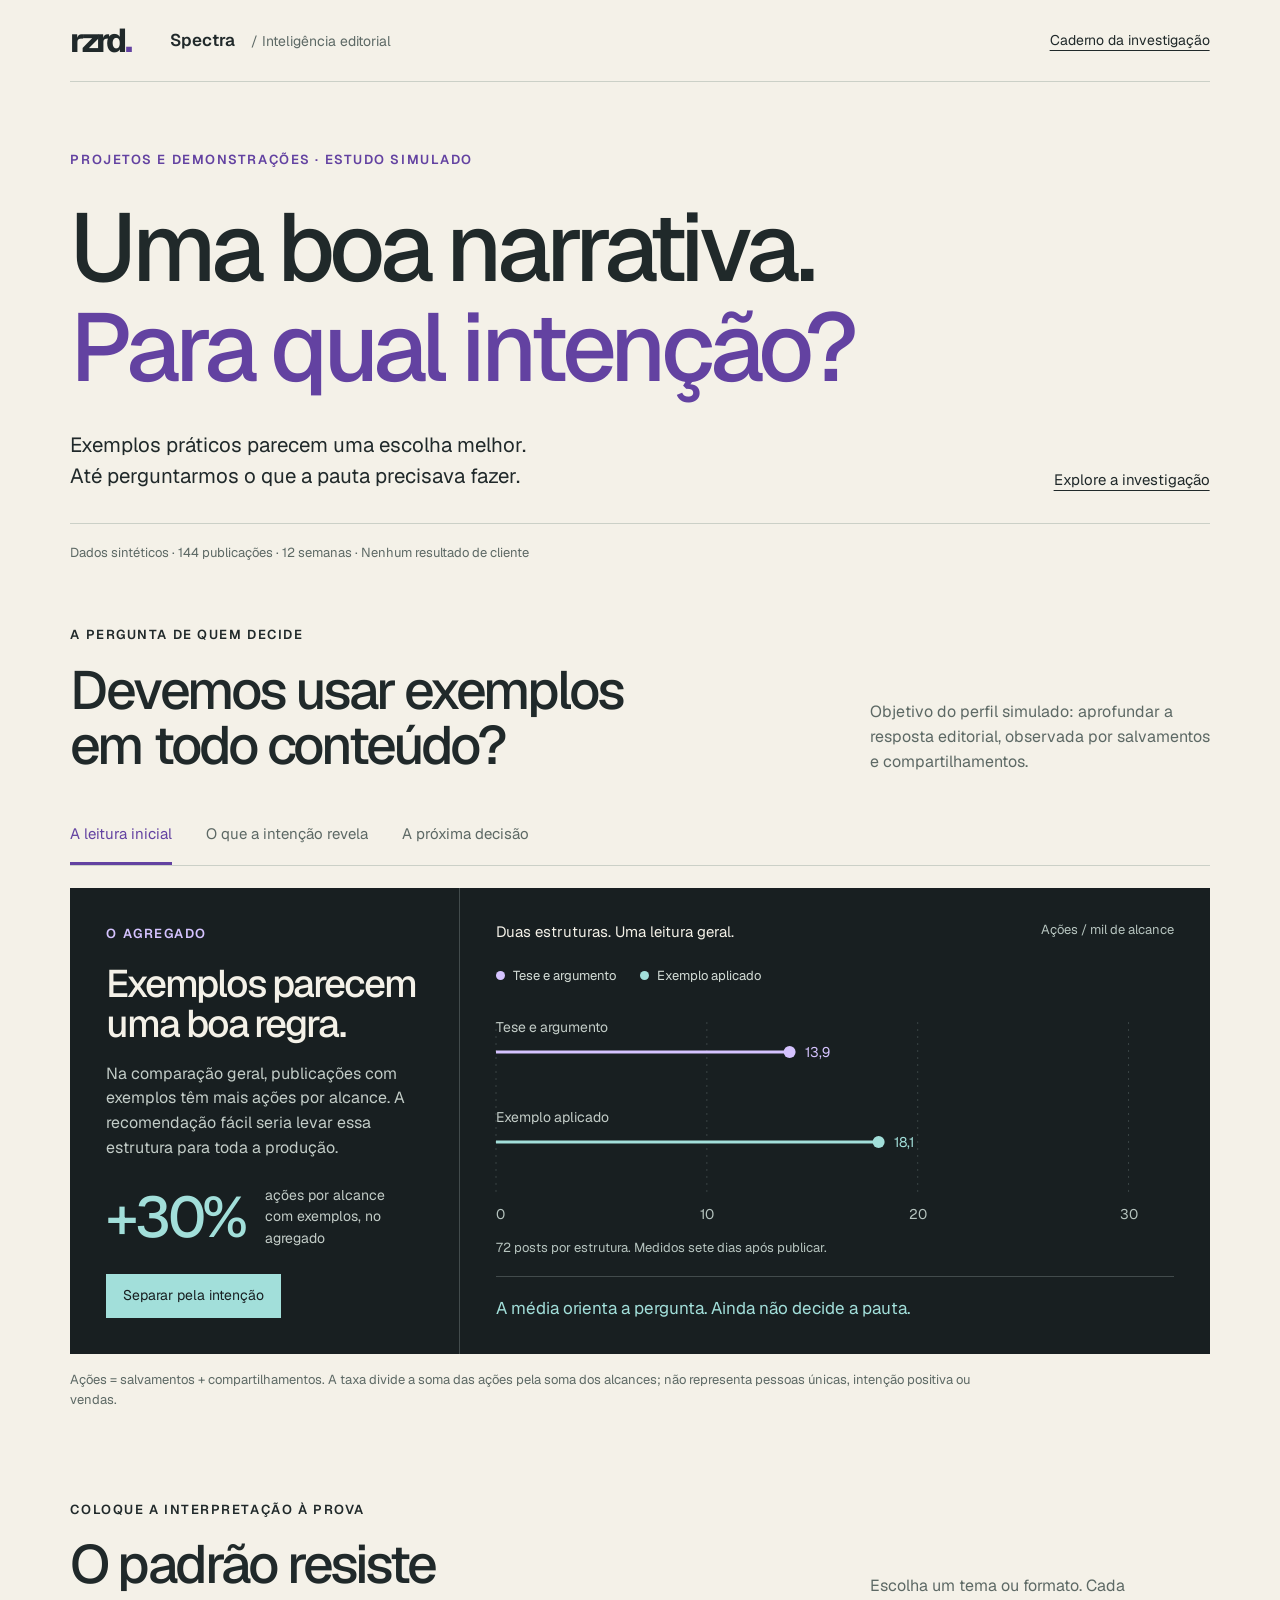
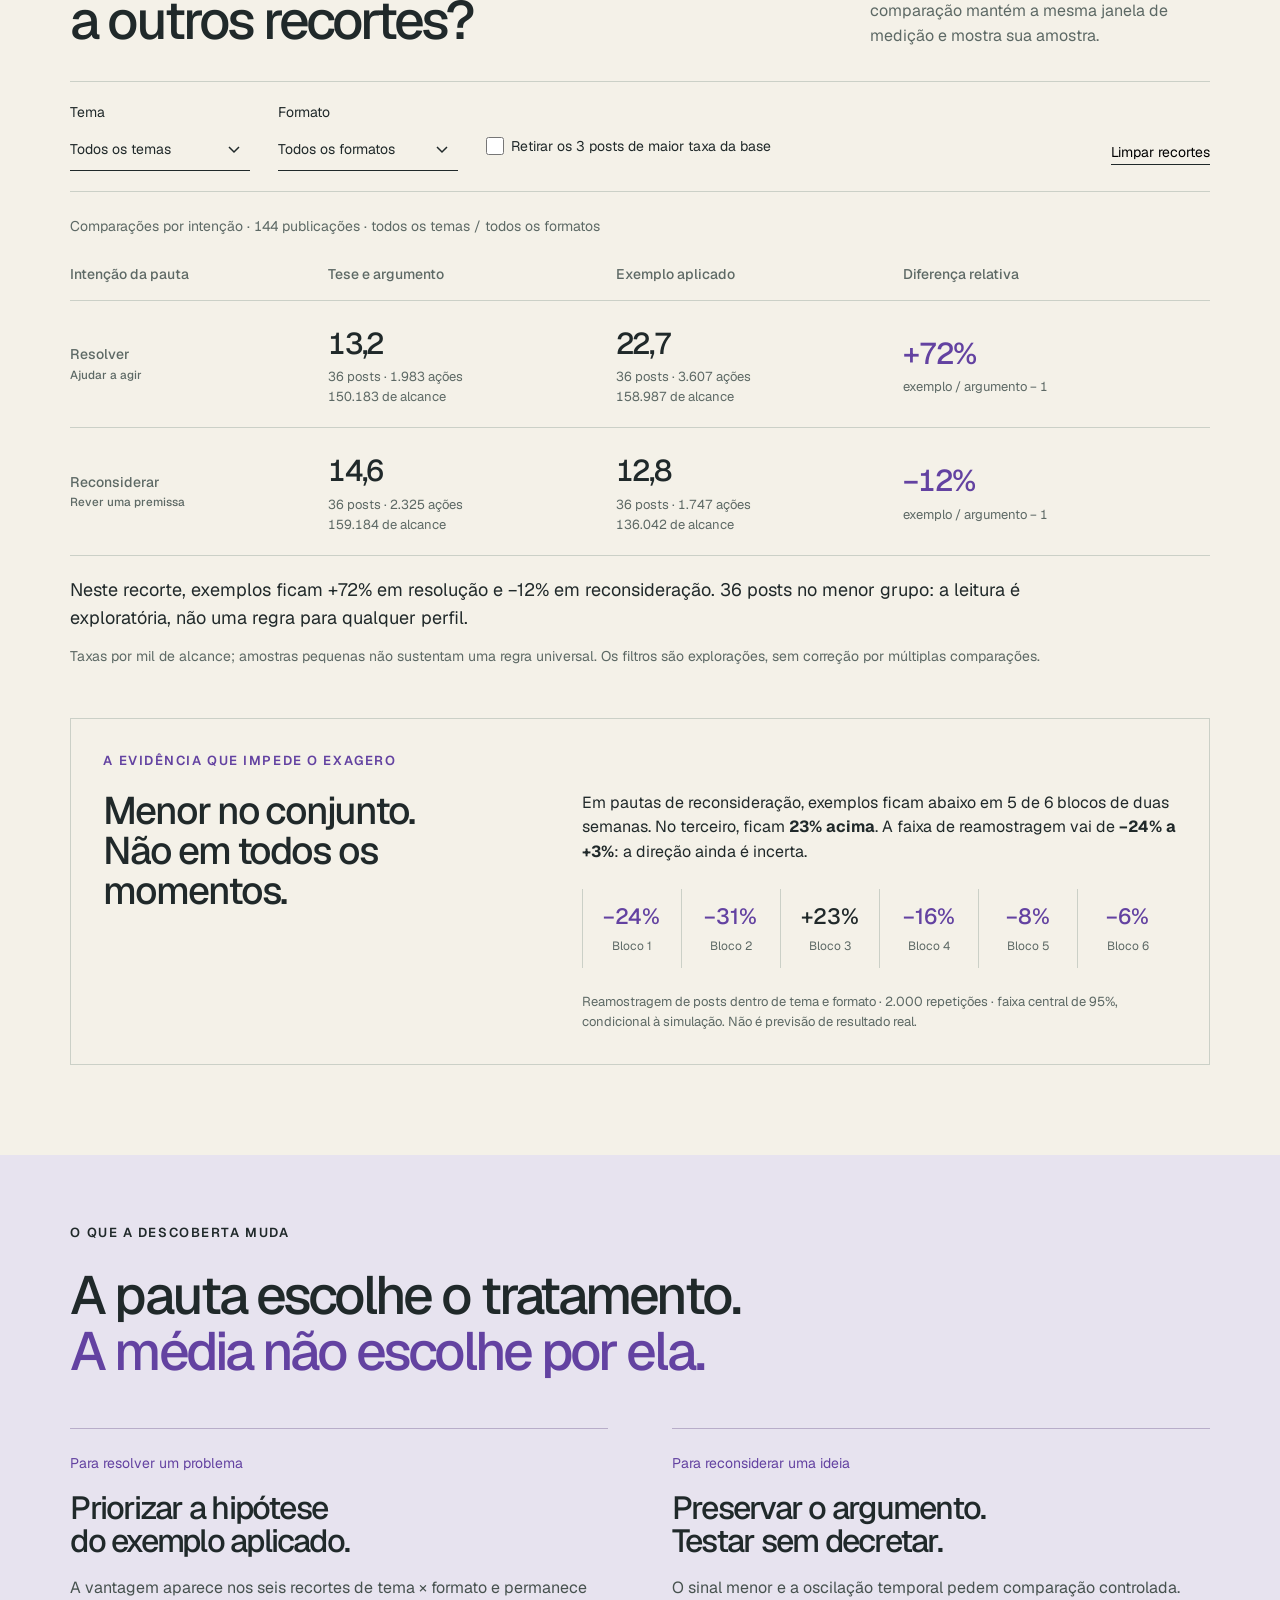
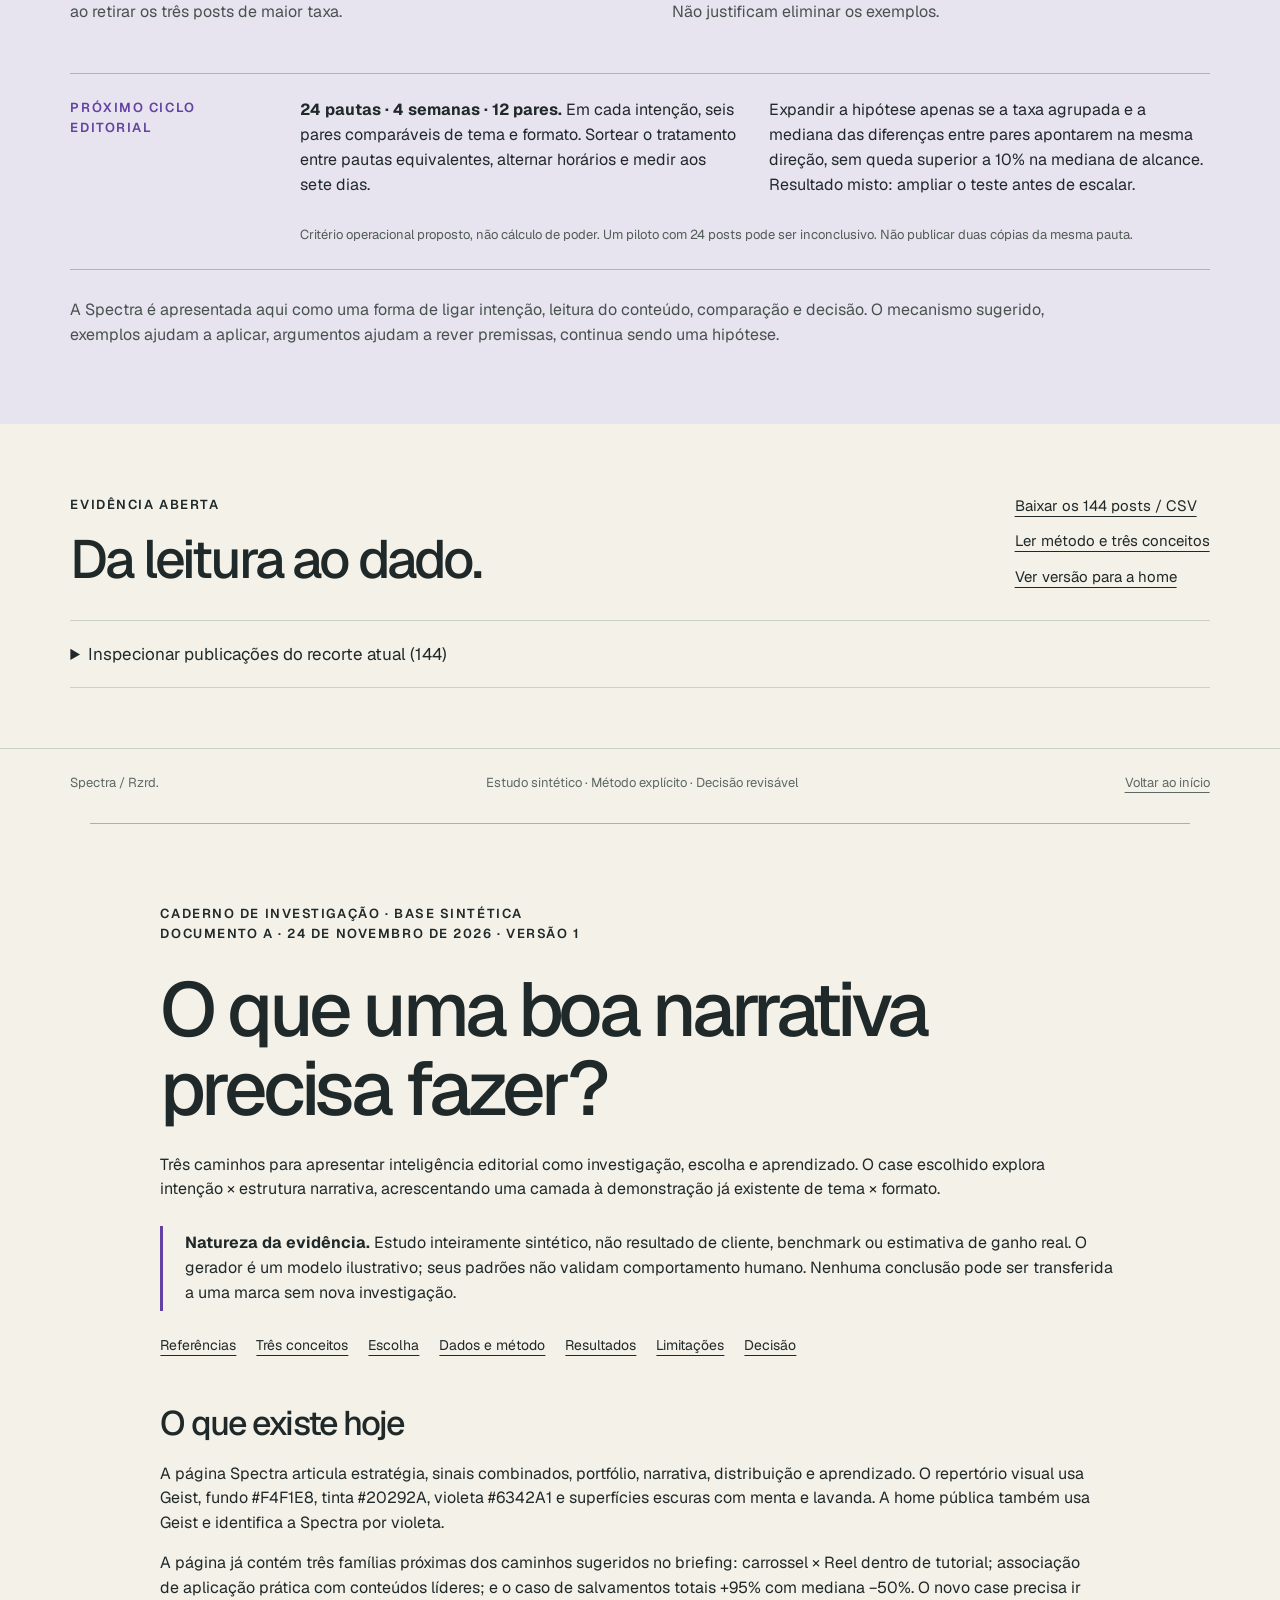
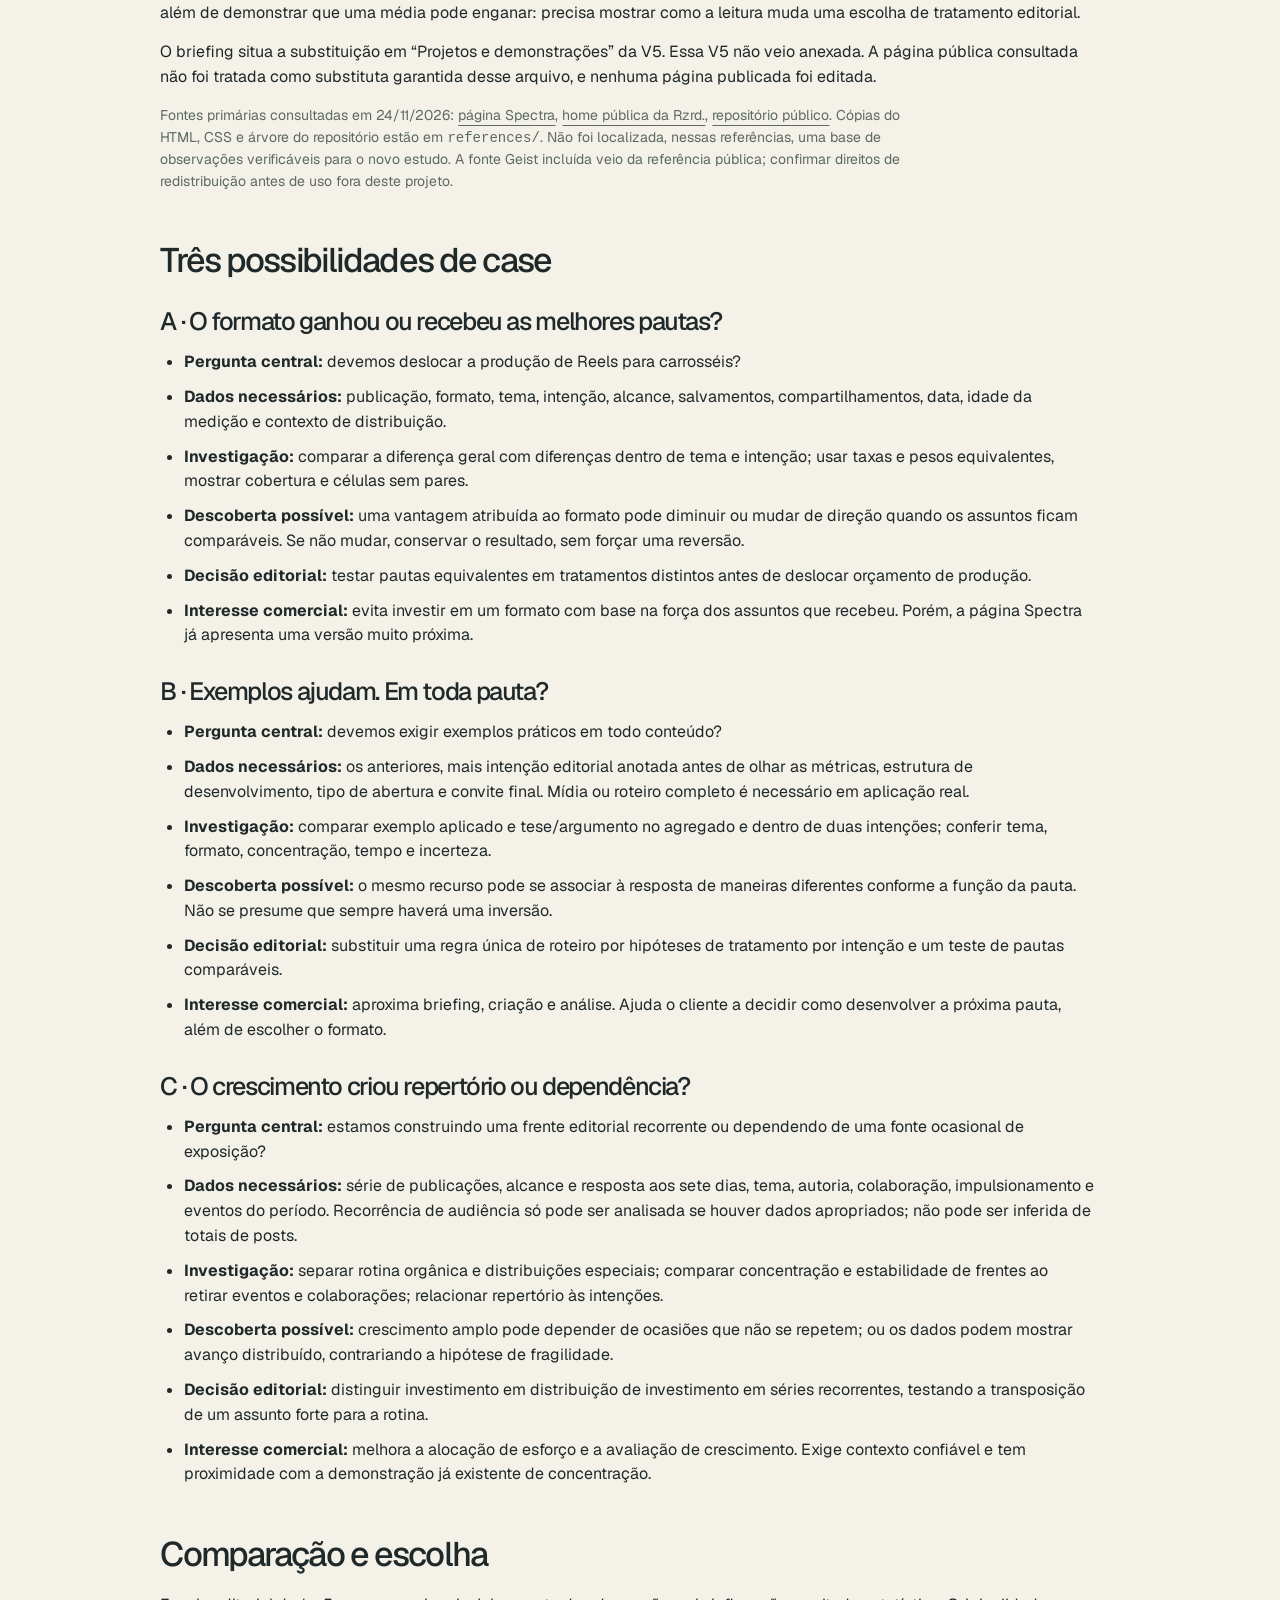
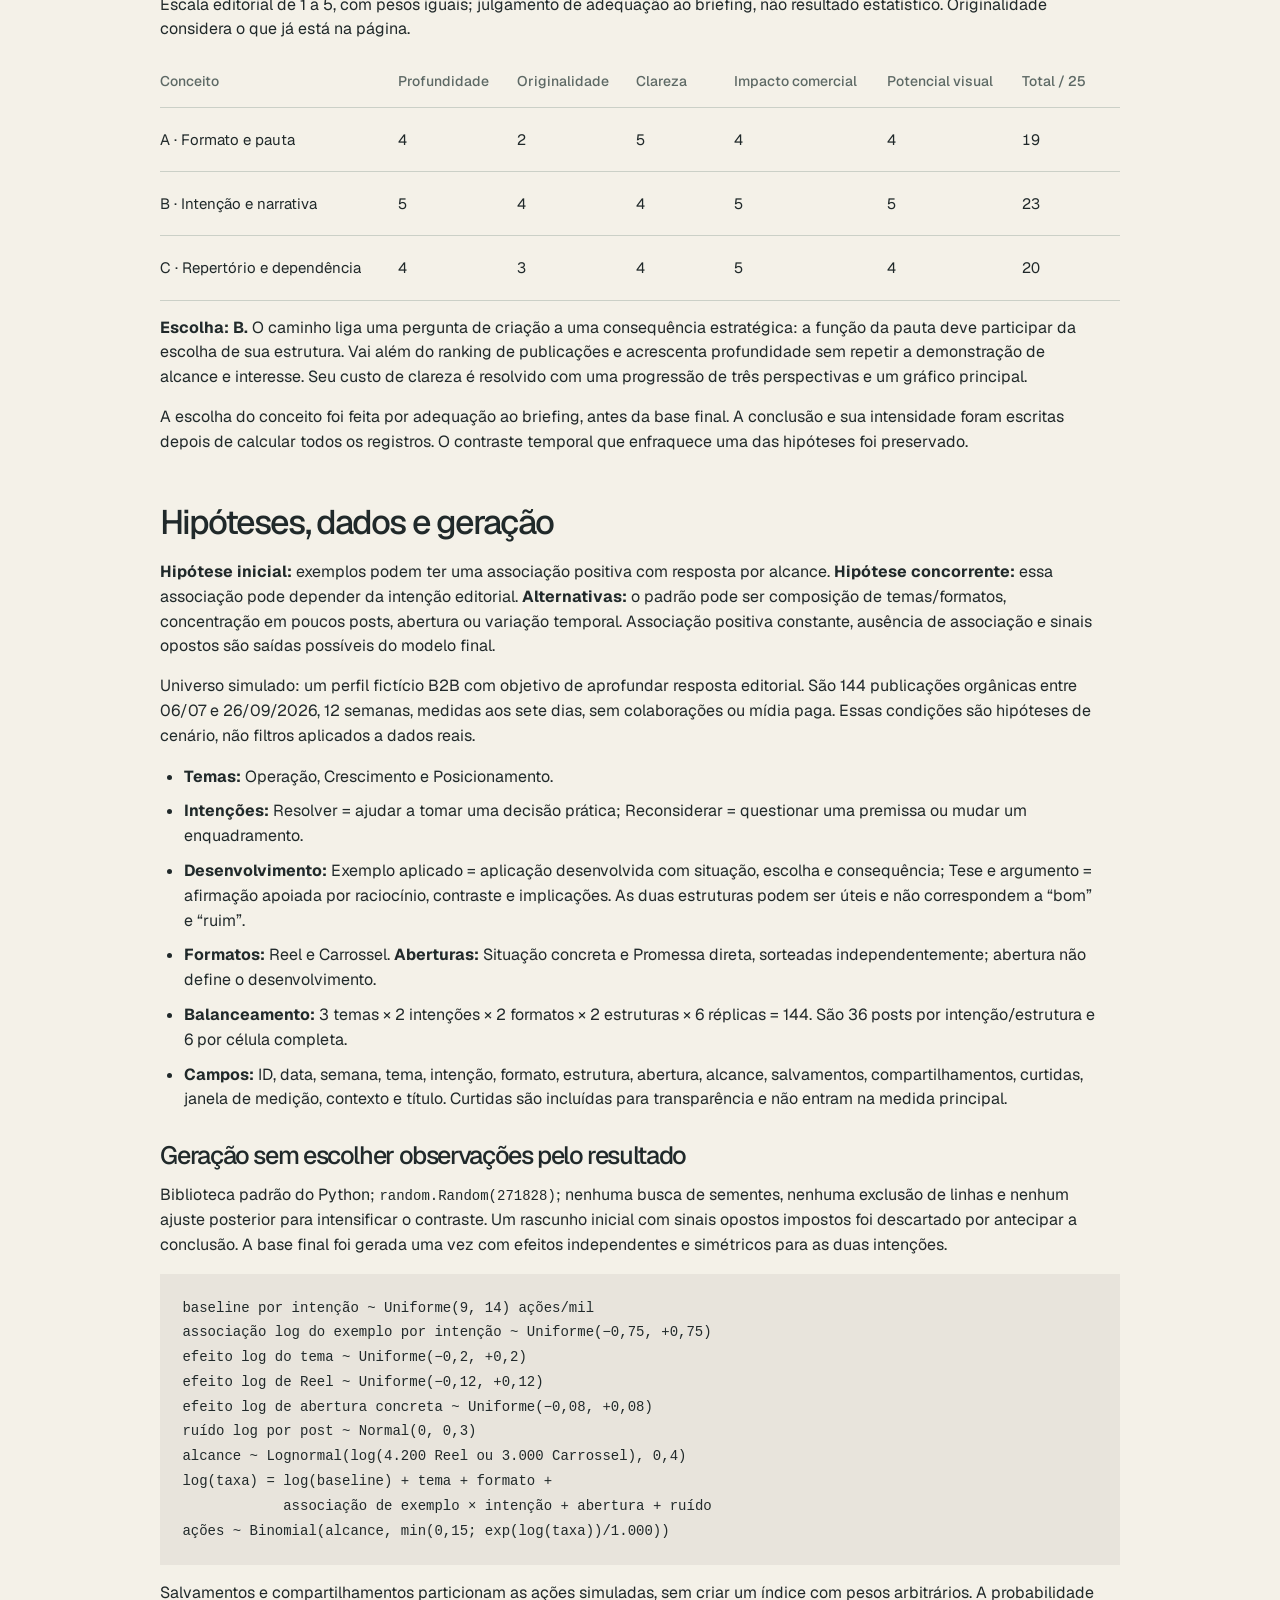
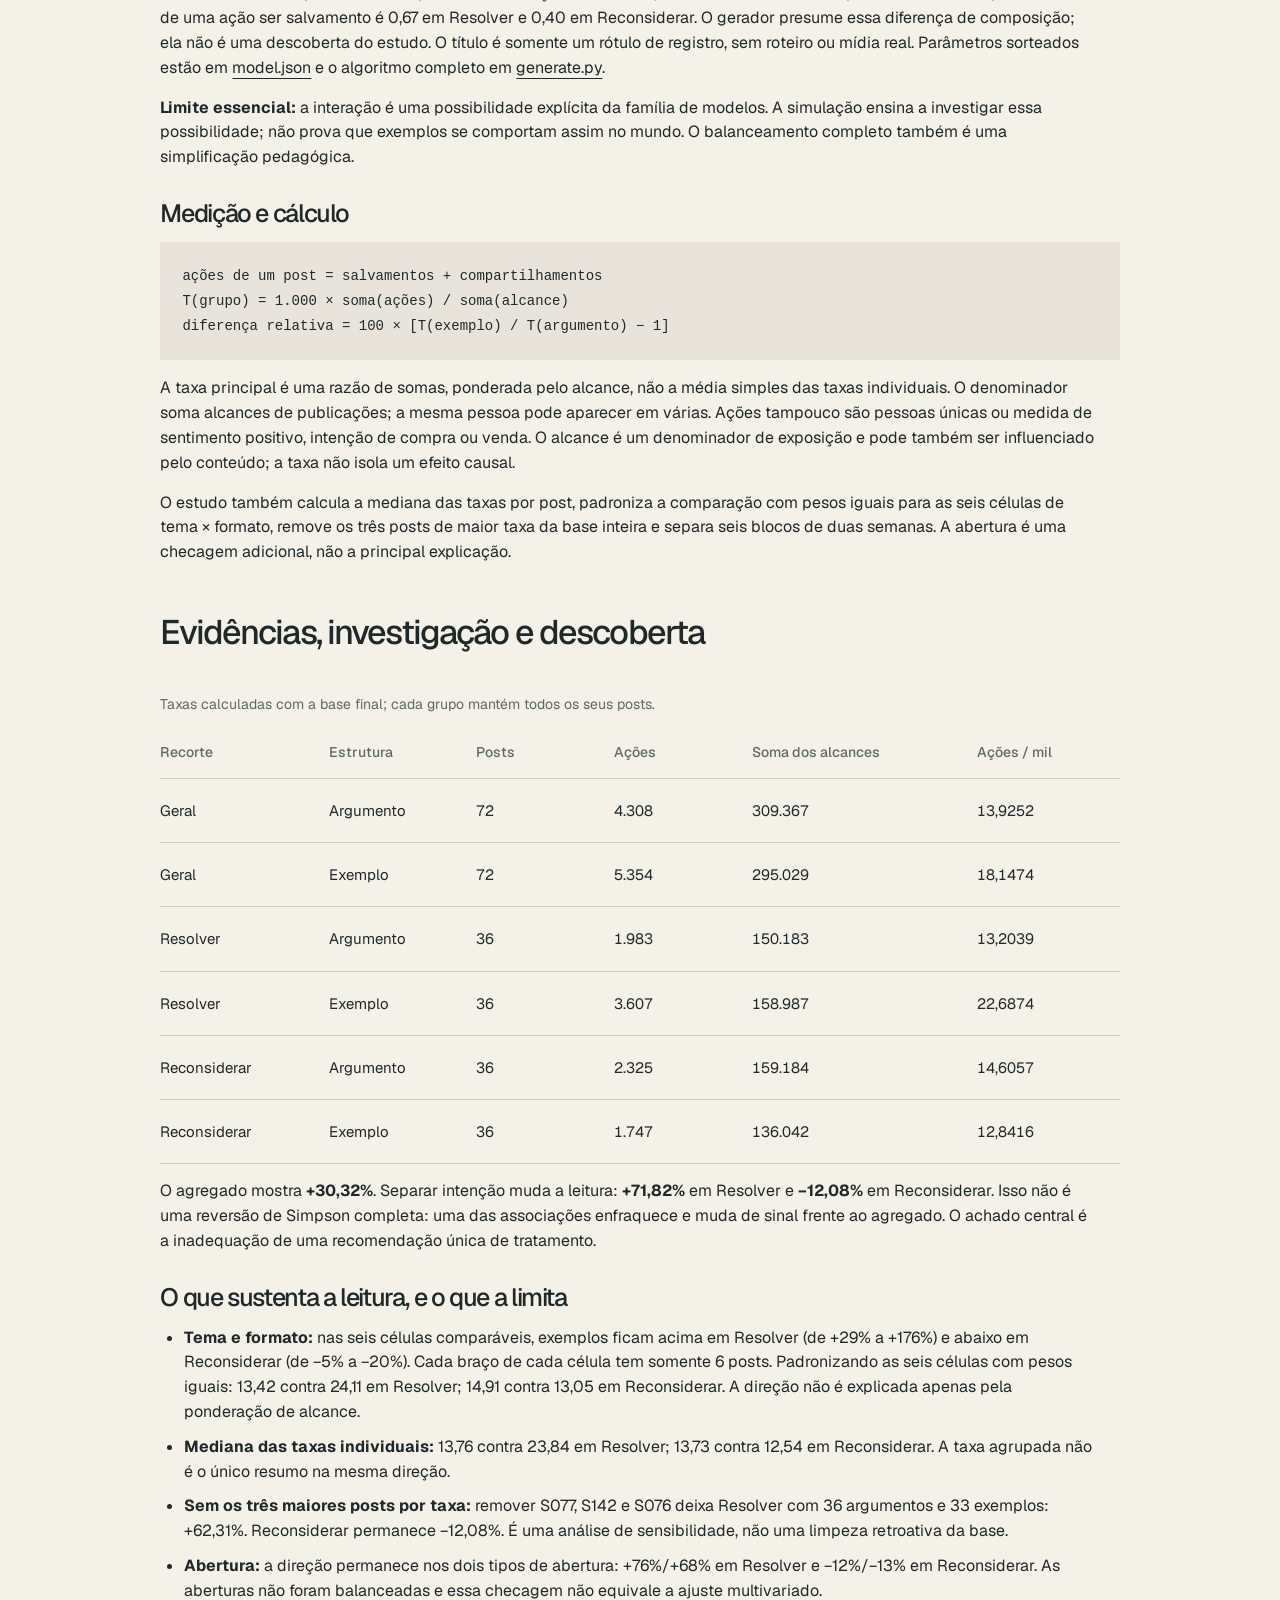
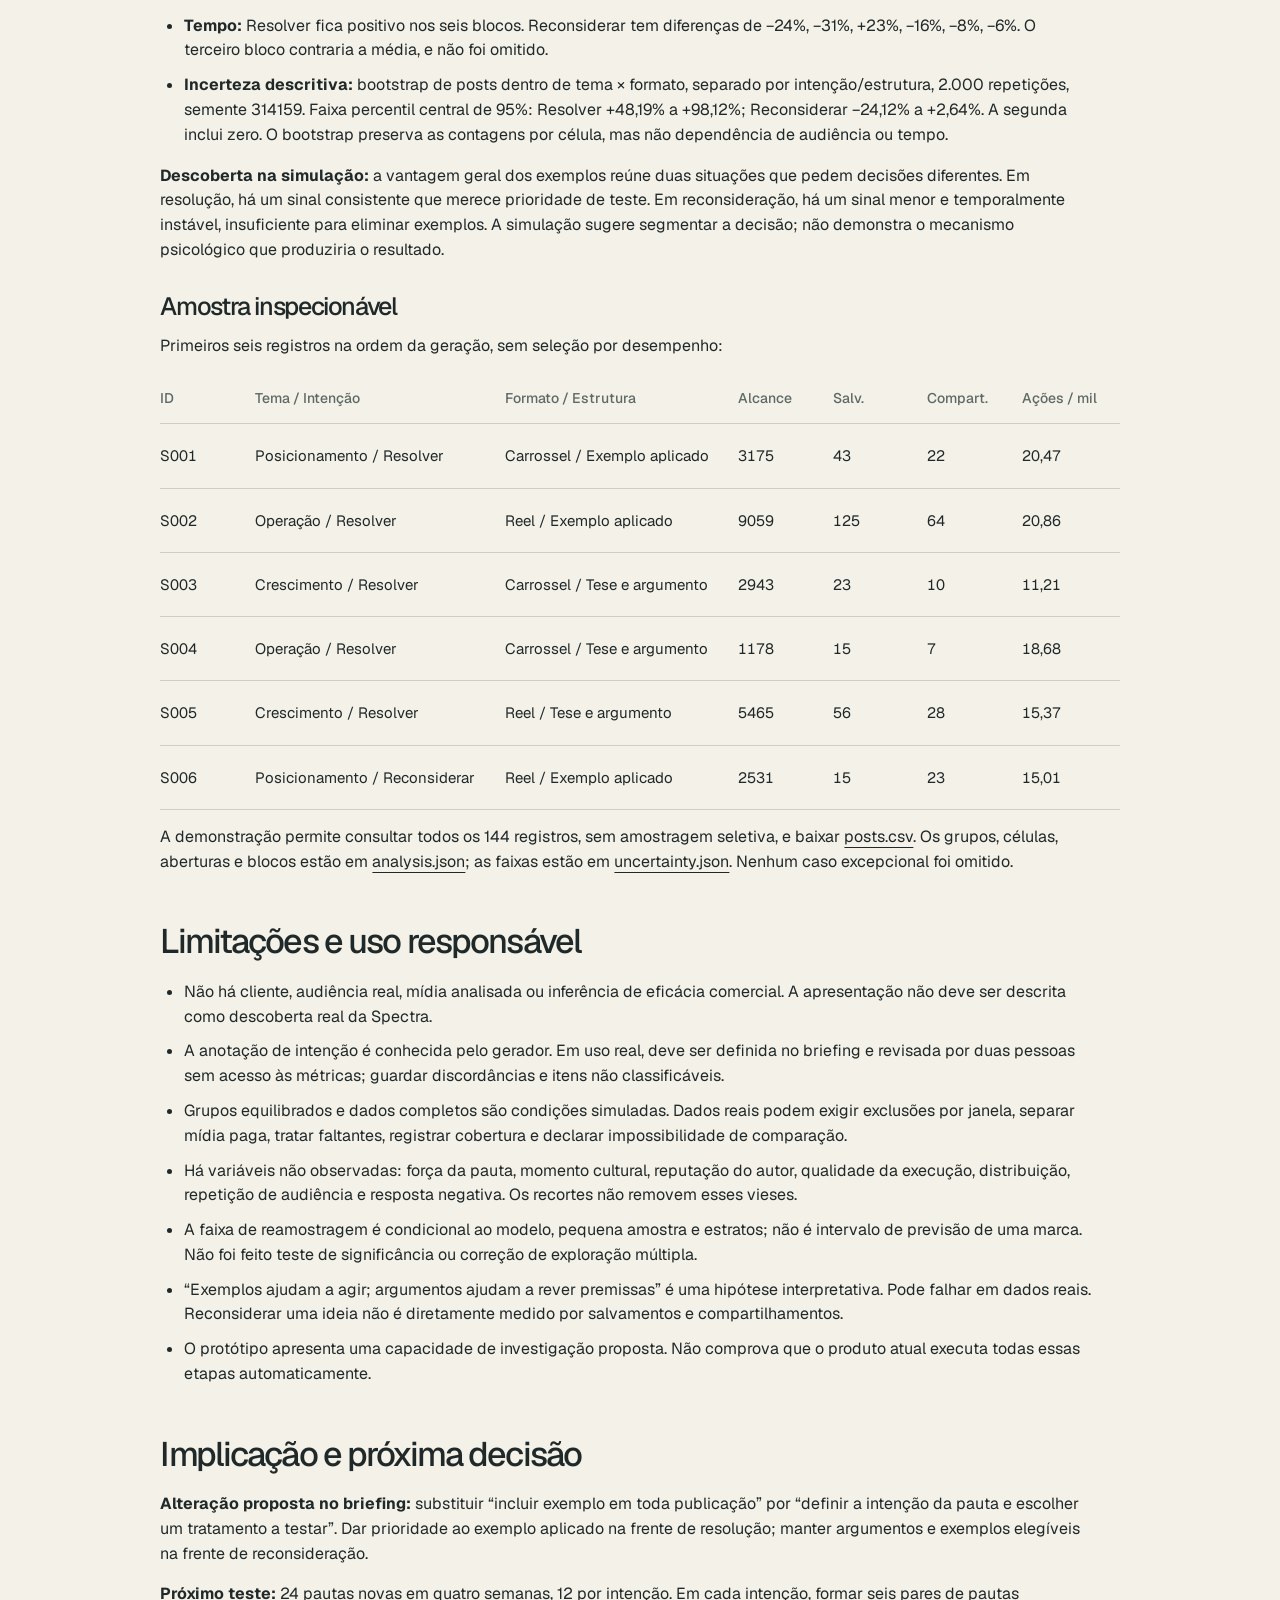
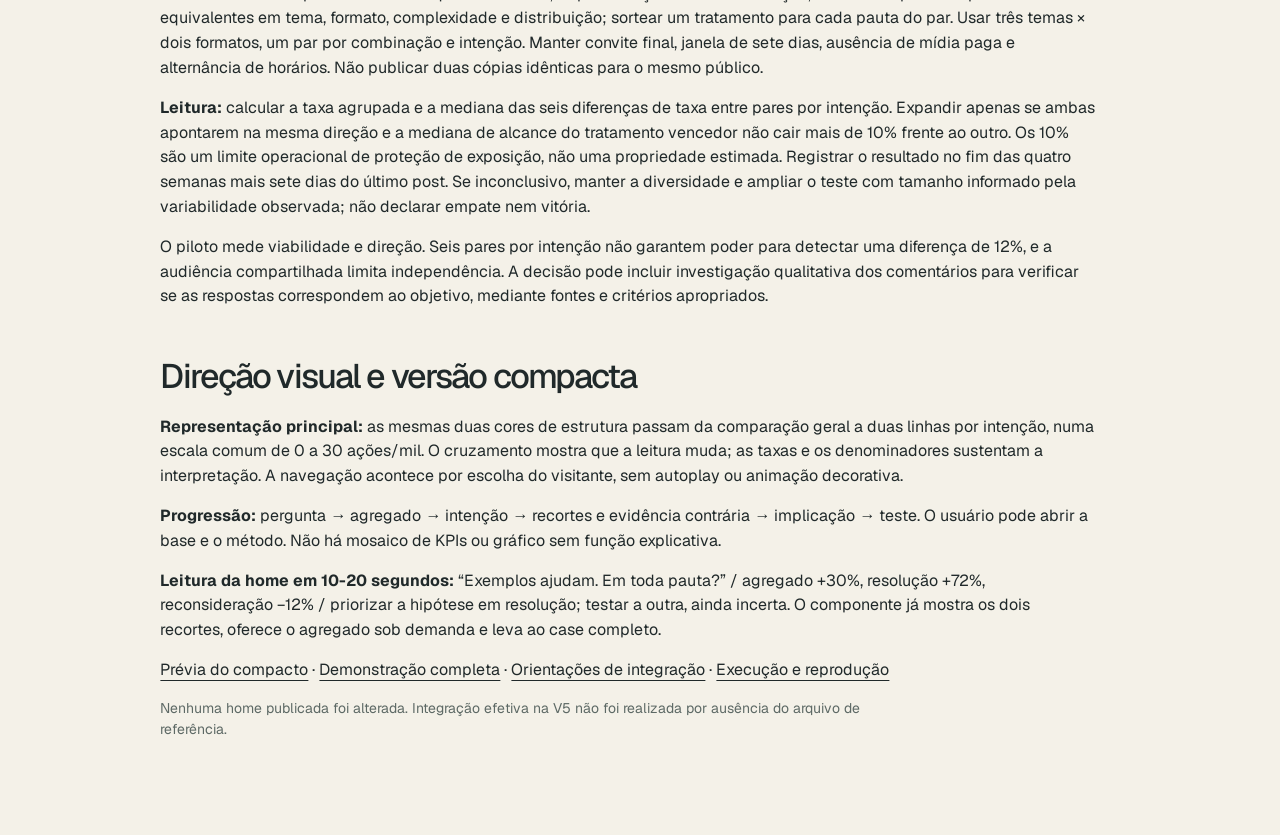
<file: assets/home/spectra-estudo.html>
<!doctype html>
<html lang="pt-BR"><head><meta charset="utf-8"><meta name="viewport" content="width=device-width,initial-scale=1"><meta name="robots" content="noindex,nofollow"><meta name="theme-color" content="#181f21"><title>Uma boa narrativa. Para qual intenção? · Spectra / Rzrd.</title><meta name="description" content="Uma investigação editorial interativa com dados sintéticos: quando a intenção muda a leitura de uma estrutura narrativa."><link rel="icon" href="data:,"><style>
@font-face{font-family:Geist;src:url([data-uri]) format('woff2');font-weight:100 900;font-display:swap}
/* AI-EDIT: identidade derivada da página Spectra; todos os estilos são deste demo. */
:root{--paper:#f4f1e8;--ink:#20292a;--muted:#5d6965;--line:#cbd0c7;--purple:#6342a1;--lav:#d5c3ff;--mint:#a2dfda;--deep:#181f21;--pad:clamp(22px,5.5vw,88px)}
*{box-sizing:border-box}html{scroll-behavior:smooth;scroll-padding-top:24px}body{margin:0;background:var(--paper);color:var(--ink);font:400 16px/1.55 Geist,Arial,sans-serif;-webkit-font-smoothing:antialiased}a{color:inherit;text-underline-offset:5px}button,select,input{font:inherit}button,a,select,input{touch-action:manipulation}button{cursor:pointer}button:focus-visible,a:focus-visible,select:focus-visible,input:focus-visible,summary:focus-visible{outline:3px solid var(--purple);outline-offset:5px}h1,h2,h3,p{margin:0}h1,h2,h3{font-weight:500;line-height:1.04;letter-spacing:-.055em;text-wrap:balance}h1{font-size:clamp(52px,7.5vw,112px)}h2{font-size:clamp(36px,4.2vw,64px)}h3{font-size:clamp(27px,3vw,43px)}em{font-style:normal;color:var(--purple)}.wrap{max-width:1480px;margin:auto;padding-inline:var(--pad)}.eyebrow{text-transform:uppercase;font-size:13px;letter-spacing:.12em;font-weight:600;display:block}.skip{position:absolute;top:-100px}.skip:focus{top:10px;left:10px;z-index:10;background:var(--paper);padding:15px}.masthead{margin-inline:var(--pad);padding:24px 0;border-bottom:1px solid var(--line);display:flex;align-items:center;gap:40px}.wordmark{font-weight:750;font-size:33px;letter-spacing:-.08em;text-decoration:none;line-height:1}.wordmark span{color:var(--purple)}.product{font-size:17px;font-weight:600}.product span{font-size:14px;font-weight:400;color:var(--muted);margin-left:12px}.quiet-link{margin-left:auto;font-size:14px}.intro{padding-top:68px;padding-bottom:62px}.intro .eyebrow{color:var(--purple);margin-bottom:28px}.intro-bottom{display:flex;align-items:end;justify-content:space-between;gap:30px;margin:32px 0}.intro p{font-size:clamp(18px,1.6vw,23px);line-height:1.5}.text-link{font-size:15px;white-space:nowrap}.disclosure{font-size:13px;color:var(--muted);border-top:1px solid var(--line);padding-top:19px}.investigation{padding-bottom:90px}.investigation-head,.section-heading{display:flex;justify-content:space-between;gap:50px;align-items:end;margin-bottom:32px}.investigation-head h2,.section-heading h2{margin-top:17px}.investigation-head>p,.section-heading>p{max-width:340px;color:var(--muted)}.stage-nav{display:flex;border-bottom:1px solid var(--line);gap:34px}.stage-nav button{border:0;border-bottom:3px solid transparent;background:none;padding:16px 0;color:var(--muted);font-size:15px}.stage-nav button[aria-pressed=true]{color:var(--purple);border-color:var(--purple)}.evidence-stage{display:grid;grid-template-columns:.78fr 1.5fr;background:var(--deep);color:var(--paper);margin-top:22px;min-height:440px}.stage-copy{padding:36px;border-right:1px solid #424b4c;display:flex;flex-direction:column;align-items:start}.stage-copy .eyebrow{color:var(--lav);margin-bottom:20px}.stage-copy p{color:#c2ccc7;margin:18px 0;font-size:16px;max-width:34ch}.finding{display:flex;align-items:center;gap:20px;margin:6px 0 24px}.finding strong{white-space:nowrap;font-size:57px;line-height:1;letter-spacing:-.06em;font-weight:500;color:var(--mint)}.finding span{font-size:14px;color:#c2ccc7;max-width:22ch}.solid{border:1px solid var(--mint);background:var(--mint);color:var(--deep);padding:10px 16px;font-size:14px;margin-top:auto}.plot-panel{padding:32px 36px;display:flex;flex-direction:column;min-width:0}.plot-heading{display:flex;justify-content:space-between;gap:15px;font-size:15px}.unit{font-size:13px;color:#b6c4bf}.legend{display:flex;gap:24px;font-size:13px;color:#d4ddd7;margin-top:23px;flex-wrap:wrap}.legend span{display:flex;align-items:center;gap:8px}.legend i{width:9px;height:9px;border-radius:50%;display:inline-block}.argument{background:var(--lav)}.example{background:var(--mint)}.main-plot{flex:1;display:flex;align-items:center;min-height:230px}.main-plot svg{width:100%;overflow:visible}.main-plot svg text{font-family:Geist,Arial,sans-serif}.plot-note{font-size:13px;color:#b6c4bf;margin-bottom:18px}.chart-takeaway{font-size:17px;border-top:1px solid #424b4c;padding-top:18px;color:var(--mint)}.formula{font-size:13px;color:var(--muted);max-width:105ch;margin-top:16px}.lens-section{padding-bottom:90px}.filters{display:flex;gap:28px;align-items:end;flex-wrap:wrap;border-block:1px solid var(--line);padding:20px 0}.filters label{font-size:14px;display:flex;flex-direction:column;gap:7px}.filters select{border:0;border-bottom:1px solid var(--ink);padding:9px 36px 9px 0;border-radius:0;background:transparent;color:var(--ink);appearance:none;background-image:url("data:image/svg+xml,%3Csvg xmlns='http://www.w3.org/2000/svg' width='12' height='8'%3E%3Cpath d='m1 1 5 5 5-5' fill='none' stroke='%2320292a' stroke-width='1.5'/%3E%3C/svg%3E");background-repeat:no-repeat;background-position:right 10px center;min-width:180px}.filters .check{flex-direction:row;align-items:center;align-self:center;margin-top:20px}.check input{accent-color:var(--purple);width:18px;height:18px;margin:0}.reset{margin:0 0 6px auto;border:0;border-bottom:1px solid var(--ink);padding:0;background:none;font-size:14px}.comparison-table{overflow:auto}table{border-collapse:collapse;width:100%;text-align:left;font-variant-numeric:tabular-nums}caption{text-align:left;font-size:14px;padding:24px 0 12px;color:var(--muted)}th{font-weight:500;font-size:14px;color:var(--muted);padding:14px 18px 14px 0;border-bottom:1px solid var(--line)}td{padding:20px 18px 20px 0;border-bottom:1px solid var(--line)}td strong{font-size:30px;font-weight:500;letter-spacing:-.04em}td small{display:block;font-size:13px;color:var(--muted);white-space:nowrap}td .delta{color:var(--purple)}.filter-reading{font-size:18px;margin-top:20px;max-width:80ch}.method-note{font-size:14px;color:var(--muted);margin-top:14px}.counterevidence{margin-top:50px;padding:32px;border:1px solid var(--line);display:grid;grid-template-columns:.9fr 1.25fr;column-gap:50px}.counterevidence>.eyebrow{grid-column:1/-1;color:var(--purple);margin-bottom:20px}.counterevidence h3{grid-row:2/4}.counterevidence p{max-width:65ch}.counterevidence small{grid-column:2;font-size:13px;color:var(--muted)}.blocks{display:flex;gap:0;margin:24px 0}.block{flex:1;text-align:center;border-left:1px solid var(--line);padding:10px 2px}.block b{display:block;font-size:22px;color:var(--purple);font-weight:500}.block.positive b{color:var(--ink)}.block span{font-size:12px;color:var(--muted)}.decision-section{background:#e7e3ef;padding:68px 0 76px}.decision-section h2{margin-top:25px}.decision-grid{display:grid;grid-template-columns:1fr 1fr;gap:64px;margin:48px 0}.decision-grid article{border-top:1px solid #b8adc9;padding-top:22px}.decision-label{color:var(--purple);font-size:14px}.decision-grid h3{margin:15px 0 18px;font-size:32px}.decision-grid p{max-width:47ch;color:#47524f}.test-plan{border-block:1px solid #b8adc9;padding:24px 0;display:grid;grid-template-columns:.55fr 1.2fr 1.2fr;gap:28px}.test-plan .eyebrow{color:var(--purple)}.test-plan small{grid-column:2/-1;color:#515c58;font-size:13px}.final-interpretation{max-width:90ch;margin-top:28px;color:#47524f}.audit{padding-top:70px;padding-bottom:60px}.audit-links{display:grid;gap:12px;font-size:15px}.audit details{border-block:1px solid var(--line);padding:20px 0}.audit summary{cursor:pointer;font-size:17px}.raw-table{max-height:500px;overflow:auto;margin-top:20px}.raw-table th{position:sticky;top:0;background:var(--paper)}.raw-table td{font-size:14px;padding-block:12px}.footer{padding-top:24px;padding-bottom:30px;display:flex;justify-content:space-between;gap:20px;border-top:1px solid var(--line);font-size:13px;color:var(--muted)}
/* AI-EDIT: a leitura da evidência não depende de animação. */
@media(max-width:1000px){.evidence-stage{grid-template-columns:1fr 1.4fr}.stage-copy,.plot-panel{padding:25px}.product span{display:none}.filters{gap:20px}.reset{margin-left:0}.counterevidence{gap:20px}.test-plan{grid-template-columns:1fr 1fr}.test-plan .eyebrow{grid-column:1/-1}.test-plan small{grid-column:1/-1}}
@media(max-width:700px){.masthead{gap:20px}.quiet-link{font-size:12px;text-align:right;max-width:110px}.product{font-size:15px}.intro{padding-top:46px;padding-bottom:44px}.intro-bottom,.investigation-head,.section-heading{display:block}.intro-bottom .text-link{display:inline-block;margin-top:25px}.investigation-head>p,.section-heading>p{margin-top:20px}.stage-nav{gap:18px}.stage-nav button{font-size:13px;flex:1;text-align:left;line-height:1.4}.evidence-stage{grid-template-columns:1fr}.stage-copy{border-right:0;border-bottom:1px solid #424b4c}.stage-copy h3 br{display:none}.stage-copy p{max-width:none}.finding{margin-top:10px;gap:15px}.finding strong{font-size:42px}.plot-panel{padding:25px 20px}.plot-heading{display:block}.unit{display:block;margin-top:8px}.main-plot{min-height:220px}.counterevidence{display:block;padding:24px}.counterevidence h3{margin-bottom:20px}.counterevidence small{display:block}.counterevidence .eyebrow{font-size:12px}.blocks{gap:0}.block b{font-size:19px}.comparison-table table{min-width:590px}.decision-grid{grid-template-columns:1fr;gap:35px}.test-plan{display:block}.test-plan p{margin:18px 0}.test-plan small{display:block}.footer{flex-wrap:wrap}.audit-links{margin-top:25px}.filters label:not(.check){width:calc(50% - 10px)}.filters select{min-width:0;width:100%}.filters .check{margin-top:0;font-size:13px}.investigation,.lens-section{padding-bottom:60px}}
@media(prefers-reduced-motion:reduce){html{scroll-behavior:auto}}
@media print{.masthead,.stage-nav,button,.filters,.footer{display:none}.evidence-stage{print-color-adjust:exact}.wrap{padding-inline:0}.intro{padding-block:20px}section{break-inside:avoid}a{color:inherit}}

</style><style>.document{max-width:1100px;padding-top:55px;padding-bottom:80px}.document h1{font-size:clamp(42px,6vw,76px);margin:25px 0}.document h2{font-size:34px;margin:50px 0 20px}.document h3{font-size:25px;margin:30px 0 15px}.document p{margin:15px 0;max-width:85ch}.document ul,.document ol{padding-left:24px;max-width:85ch}.document li{margin:10px 0}.document td{font-size:15px;vertical-align:top;min-width:90px}.document code{font-size:14px;overflow-wrap:anywhere}.document pre{background:#e8e4dc;padding:22px;white-space:pre-wrap}.doc-table{overflow:auto}.document .note{border-left:3px solid var(--purple);padding:5px 0 5px 22px;margin:24px 0}.document nav{display:flex;gap:20px;flex-wrap:wrap;font-size:14px}.document .source{font-size:14px;color:var(--muted)}@media print{.document{max-width:none;padding-top:0}.document h1{font-size:38px}.document h2{font-size:26px;break-after:avoid}.document h3{break-after:avoid}.document section{break-inside:auto}.document nav{display:none}.document td{font-size:11px}.doc-table{overflow:visible}body{font-size:12px}}</style></head>
<body id="inicio"><a class="skip" href="#investigacao">Ir para a investigação</a>
<header class="masthead"><a href="#inicio" class="wordmark" aria-label="Rzrd., demonstração Spectra">rzrd<span>.</span></a><span class="product">Spectra <span>/ Inteligência editorial</span></span><a class="quiet-link" href="#caderno-metodo">Caderno da investigação</a></header>
<main>
<section class="intro wrap"><div class="eyebrow">Projetos e demonstrações · Estudo simulado</div><h1>Uma boa narrativa.<br><em>Para qual intenção?</em></h1><div class="intro-bottom"><p>Exemplos práticos parecem uma escolha melhor.<br>Até perguntarmos o que a pauta precisava fazer.</p><a href="#investigacao" class="text-link">Explore a investigação</a></div><div class="disclosure">Dados sintéticos · 144 publicações · 12 semanas · Nenhum resultado de cliente</div></section>
<section class="investigation wrap" id="investigacao" aria-labelledby="question"><div class="investigation-head"><div><span class="eyebrow">A pergunta de quem decide</span><h2 id="question">Devemos usar exemplos<br>em todo conteúdo?</h2></div><p>Objetivo do perfil simulado: aprofundar a resposta editorial, observada por salvamentos e compartilhamentos.</p></div>
<div class="stage-nav" role="group" aria-label="Perspectiva da investigação"><button type="button" aria-pressed="true" data-stage="aggregate">A leitura inicial</button><button type="button" aria-pressed="false" data-stage="intent">O que a intenção revela</button><button type="button" aria-pressed="false" data-stage="decision">A próxima decisão</button></div>
<div class="evidence-stage"><div class="stage-copy" aria-live="polite"><span class="eyebrow" id="stage-kicker">O agregado</span><h3 id="stage-title">Exemplos parecem<br>uma boa regra.</h3><p id="stage-description">Na comparação geral, publicações com exemplos têm mais ações por alcance. A recomendação fácil seria levar essa estrutura para toda a produção.</p><div class="finding"><strong id="stage-number">+30%</strong><span id="stage-label">ações por alcance<br>com exemplos, no agregado</span></div><button id="next-stage" class="solid" type="button">Separar pela intenção</button></div>
<div class="plot-panel"><div class="plot-heading"><span id="plot-title">Duas estruturas. Uma leitura geral.</span><span class="unit">Ações / mil de alcance</span></div><div class="legend"><span><i class="argument"></i>Tese e argumento</span><span><i class="example"></i>Exemplo aplicado</span></div><div id="main-plot" class="main-plot"></div><p id="plot-note" class="plot-note">72 posts por estrutura. Medidos sete dias após publicar.</p><div class="chart-takeaway" id="chart-takeaway">A média orienta a pergunta. Ainda não decide a pauta.</div></div></div>
<p class="formula">Ações = salvamentos + compartilhamentos. A taxa divide a soma das ações pela soma dos alcances; não representa pessoas únicas, intenção positiva ou vendas.</p>
</section>
<section class="lens-section wrap" id="recortes"><div class="section-heading"><div><span class="eyebrow">Coloque a interpretação à prova</span><h2>O padrão resiste<br>a outros recortes?</h2></div><p>Escolha um tema ou formato. Cada comparação mantém a mesma janela de medição e mostra sua amostra.</p></div>
<div class="filters"><label>Tema<select id="theme" aria-label="Tema"><option value="">Todos os temas</option><option>Operação</option><option>Crescimento</option><option>Posicionamento</option></select></label><label>Formato<select id="format" aria-label="Formato"><option value="">Todos os formatos</option><option>Carrossel</option><option>Reel</option></select></label><label class="check"><input type="checkbox" id="remove-top"> Retirar os 3 posts de maior taxa da base</label><button class="reset" type="button" id="reset">Limpar recortes</button></div>
<div class="comparison-table"><table><caption id="filter-caption">Comparações por intenção · base completa</caption><thead><tr><th scope="col">Intenção da pauta</th><th scope="col">Tese e argumento</th><th scope="col">Exemplo aplicado</th><th scope="col">Diferença relativa</th></tr></thead><tbody id="comparison-body"></tbody></table></div><p id="filter-reading" class="filter-reading" aria-live="polite"></p><p class="method-note">Taxas por mil de alcance; amostras pequenas não sustentam uma regra universal. Os filtros são explorações, sem correção por múltiplas comparações.</p>
<div class="counterevidence"><span class="eyebrow">A evidência que impede o exagero</span><h3>Menor no conjunto.<br>Não em todos os momentos.</h3><p>Em pautas de reconsideração, exemplos ficam abaixo em 5 de 6 blocos de duas semanas. No terceiro, ficam <b>23% acima</b>. A faixa de reamostragem vai de <b>−24% a +3%</b>: a direção ainda é incerta.</p><div id="blocks" class="blocks" aria-label="Diferença relativa em reconsideração em seis blocos de duas semanas"></div><small>Reamostragem de posts dentro de tema e formato · 2.000 repetições · faixa central de 95%, condicional à simulação. Não é previsão de resultado real.</small></div>
</section>
<section class="decision-section" id="decisao"><div class="wrap"><span class="eyebrow">O que a descoberta muda</span><h2>A pauta escolhe o tratamento.<br><em>A média não escolhe por ela.</em></h2><div class="decision-grid"><article><span class="decision-label">Para resolver um problema</span><h3>Priorizar a hipótese<br>do exemplo aplicado.</h3><p>A vantagem aparece nos seis recortes de tema × formato e permanece ao retirar os três posts de maior taxa.</p></article><article><span class="decision-label">Para reconsiderar uma ideia</span><h3>Preservar o argumento.<br>Testar sem decretar.</h3><p>O sinal menor e a oscilação temporal pedem comparação controlada. Não justificam eliminar os exemplos.</p></article></div><div class="test-plan"><span class="eyebrow">Próximo ciclo editorial</span><p><strong>24 pautas · 4 semanas · 12 pares.</strong> Em cada intenção, seis pares comparáveis de tema e formato. Sortear o tratamento entre pautas equivalentes, alternar horários e medir aos sete dias.</p><p>Expandir a hipótese apenas se a taxa agrupada e a mediana das diferenças entre pares apontarem na mesma direção, sem queda superior a 10% na mediana de alcance. Resultado misto: ampliar o teste antes de escalar.</p><small>Critério operacional proposto, não cálculo de poder. Um piloto com 24 posts pode ser inconclusivo. Não publicar duas cópias da mesma pauta.</small></div><p class="final-interpretation">A Spectra é apresentada aqui como uma forma de ligar intenção, leitura do conteúdo, comparação e decisão. O mecanismo sugerido, exemplos ajudam a aplicar, argumentos ajudam a rever premissas, continua sendo uma hipótese.</p></div></section>
<section class="audit wrap"><div class="section-heading"><div><span class="eyebrow">Evidência aberta</span><h2>Da leitura ao dado.</h2></div><div class="audit-links"><a download="spectra-dados-sinteticos.csv" href="[data-uri]" download>Baixar os 144 posts / CSV</a><a href="#caderno-metodo">Ler método e três conceitos</a><a href="#inicio">Ver versão para a home</a></div></div><details><summary>Inspecionar publicações do recorte atual <span id="sample-count"></span></summary><p class="method-note">Todos os registros do recorte, incluindo resultados que contrariam a leitura geral. Títulos são rótulos simulados; não há mídia de cliente.</p><div class="raw-table"><table><thead><tr><th>ID / Data</th><th>Tema / Intenção</th><th>Formato / Estrutura</th><th>Alcance</th><th>Salv.</th><th>Compart.</th><th>Taxa / mil</th></tr></thead><tbody id="posts-body"></tbody></table></div></details><noscript><p>Ative JavaScript para explorar os dados. O <a href="#caderno-metodo">documento de investigação</a> e o <a download="spectra-dados-sinteticos.csv" href="[data-uri]">CSV completo</a> funcionam sem JavaScript.</p></noscript></section>
</main><footer class="wrap footer"><span>Spectra / Rzrd.</span><span>Estudo sintético · Método explícito · Decisão revisável</span><a href="#inicio" id="back-top">Voltar ao início</a></footer><div id="caderno-metodo" class="document wrap" style="padding-top:80px;border-top:1px solid #b5aea5"><div class="eyebrow">CADERNO DE INVESTIGAÇÃO · BASE SINTÉTICA</div><span class="eyebrow">Documento A · 24 de novembro de 2026 · Versão 1</span><h1>O que uma boa narrativa<br/>precisa fazer?</h1><p>Três caminhos para apresentar inteligência editorial como investigação, escolha e aprendizado. O case escolhido explora intenção × estrutura narrativa, acrescentando uma camada à demonstração já existente de tema × formato.</p><div class="note"><b>Natureza da evidência.</b> Estudo inteiramente sintético, não resultado de cliente, benchmark ou estimativa de ganho real. O gerador é um modelo ilustrativo; seus padrões não validam comportamento humano. Nenhuma conclusão pode ser transferida a uma marca sem nova investigação.</div><nav aria-label="Seções do caderno"><a href="#referencias">Referências</a><a href="#conceitos">Três conceitos</a><a href="#escolha">Escolha</a><a href="#metodo">Dados e método</a><a href="#resultados">Resultados</a><a href="#limites">Limitações</a><a href="#decisao">Decisão</a></nav>
<section id="referencias"><h2>O que existe hoje</h2><p>A página Spectra articula estratégia, sinais combinados, portfólio, narrativa, distribuição e aprendizado. O repertório visual usa Geist, fundo #F4F1E8, tinta #20292A, violeta #6342A1 e superfícies escuras com menta e lavanda. A home pública também usa Geist e identifica a Spectra por violeta.</p><p>A página já contém três famílias próximas dos caminhos sugeridos no briefing: carrossel × Reel dentro de tutorial; associação de aplicação prática com conteúdos líderes; e o caso de salvamentos totais +95% com mediana −50%. O novo case precisa ir além de demonstrar que uma média pode enganar: precisa mostrar como a leitura muda uma escolha de tratamento editorial.</p><p>O briefing situa a substituição em “Projetos e demonstrações” da V5. Essa V5 não veio anexada. A página pública consultada não foi tratada como substituta garantida desse arquivo, e nenhuma página publicada foi editada.</p><p class="source">Fontes primárias consultadas em 24/11/2026: <a href="https://mateusmvff-a11y.github.io/rzrd-previa/spectra/">página Spectra</a>, <a href="https://mateusmvff-a11y.github.io/rzrd-previa/">home pública da Rzrd.</a>, <a href="https://github.com/mateusmvff-a11y/rzrd-previa">repositório público</a>. Cópias do HTML, CSS e árvore do repositório estão em <code>references/</code>. Não foi localizada, nessas referências, uma base de observações verificáveis para o novo estudo. A fonte Geist incluída veio da referência pública; confirmar direitos de redistribuição antes de uso fora deste projeto.</p></section>
<section id="conceitos"><h2>Três possibilidades de case</h2><h3>A · O formato ganhou ou recebeu as melhores pautas?</h3><ul><li><b>Pergunta central:</b> devemos deslocar a produção de Reels para carrosséis?</li><li><b>Dados necessários:</b> publicação, formato, tema, intenção, alcance, salvamentos, compartilhamentos, data, idade da medição e contexto de distribuição.</li><li><b>Investigação:</b> comparar a diferença geral com diferenças dentro de tema e intenção; usar taxas e pesos equivalentes, mostrar cobertura e células sem pares.</li><li><b>Descoberta possível:</b> uma vantagem atribuída ao formato pode diminuir ou mudar de direção quando os assuntos ficam comparáveis. Se não mudar, conservar o resultado, sem forçar uma reversão.</li><li><b>Decisão editorial:</b> testar pautas equivalentes em tratamentos distintos antes de deslocar orçamento de produção.</li><li><b>Interesse comercial:</b> evita investir em um formato com base na força dos assuntos que recebeu. Porém, a página Spectra já apresenta uma versão muito próxima.</li></ul>
<h3>B · Exemplos ajudam. Em toda pauta?</h3><ul><li><b>Pergunta central:</b> devemos exigir exemplos práticos em todo conteúdo?</li><li><b>Dados necessários:</b> os anteriores, mais intenção editorial anotada antes de olhar as métricas, estrutura de desenvolvimento, tipo de abertura e convite final. Mídia ou roteiro completo é necessário em aplicação real.</li><li><b>Investigação:</b> comparar exemplo aplicado e tese/argumento no agregado e dentro de duas intenções; conferir tema, formato, concentração, tempo e incerteza.</li><li><b>Descoberta possível:</b> o mesmo recurso pode se associar à resposta de maneiras diferentes conforme a função da pauta. Não se presume que sempre haverá uma inversão.</li><li><b>Decisão editorial:</b> substituir uma regra única de roteiro por hipóteses de tratamento por intenção e um teste de pautas comparáveis.</li><li><b>Interesse comercial:</b> aproxima briefing, criação e análise. Ajuda o cliente a decidir como desenvolver a próxima pauta, além de escolher o formato.</li></ul>
<h3>C · O crescimento criou repertório ou dependência?</h3><ul><li><b>Pergunta central:</b> estamos construindo uma frente editorial recorrente ou dependendo de uma fonte ocasional de exposição?</li><li><b>Dados necessários:</b> série de publicações, alcance e resposta aos sete dias, tema, autoria, colaboração, impulsionamento e eventos do período. Recorrência de audiência só pode ser analisada se houver dados apropriados; não pode ser inferida de totais de posts.</li><li><b>Investigação:</b> separar rotina orgânica e distribuições especiais; comparar concentração e estabilidade de frentes ao retirar eventos e colaborações; relacionar repertório às intenções.</li><li><b>Descoberta possível:</b> crescimento amplo pode depender de ocasiões que não se repetem; ou os dados podem mostrar avanço distribuído, contrariando a hipótese de fragilidade.</li><li><b>Decisão editorial:</b> distinguir investimento em distribuição de investimento em séries recorrentes, testando a transposição de um assunto forte para a rotina.</li><li><b>Interesse comercial:</b> melhora a alocação de esforço e a avaliação de crescimento. Exige contexto confiável e tem proximidade com a demonstração já existente de concentração.</li></ul></section>
<section id="escolha"><h2>Comparação e escolha</h2><p>Escala editorial de 1 a 5, com pesos iguais; julgamento de adequação ao briefing, não resultado estatístico. Originalidade considera o que já está na página.</p><div class="doc-table"><table><thead><tr><th>Conceito</th><th>Profundidade</th><th>Originalidade</th><th>Clareza</th><th>Impacto comercial</th><th>Potencial visual</th><th>Total / 25</th></tr></thead><tbody><tr><td>A · Formato e pauta</td><td>4</td><td>2</td><td>5</td><td>4</td><td>4</td><td>19</td></tr><tr><td>B · Intenção e narrativa</td><td>5</td><td>4</td><td>4</td><td>5</td><td>5</td><td>23</td></tr><tr><td>C · Repertório e dependência</td><td>4</td><td>3</td><td>4</td><td>5</td><td>4</td><td>20</td></tr></tbody></table></div><p><b>Escolha: B.</b> O caminho liga uma pergunta de criação a uma consequência estratégica: a função da pauta deve participar da escolha de sua estrutura. Vai além do ranking de publicações e acrescenta profundidade sem repetir a demonstração de alcance e interesse. Seu custo de clareza é resolvido com uma progressão de três perspectivas e um gráfico principal.</p><p>A escolha do conceito foi feita por adequação ao briefing, antes da base final. A conclusão e sua intensidade foram escritas depois de calcular todos os registros. O contraste temporal que enfraquece uma das hipóteses foi preservado.</p></section>
<section id="metodo"><h2>Hipóteses, dados e geração</h2><p><b>Hipótese inicial:</b> exemplos podem ter uma associação positiva com resposta por alcance. <b>Hipótese concorrente:</b> essa associação pode depender da intenção editorial. <b>Alternativas:</b> o padrão pode ser composição de temas/formatos, concentração em poucos posts, abertura ou variação temporal. Associação positiva constante, ausência de associação e sinais opostos são saídas possíveis do modelo final.</p><p>Universo simulado: um perfil fictício B2B com objetivo de aprofundar resposta editorial. São 144 publicações orgânicas entre 06/07 e 26/09/2026, 12 semanas, medidas aos sete dias, sem colaborações ou mídia paga. Essas condições são hipóteses de cenário, não filtros aplicados a dados reais.</p><ul><li><b>Temas:</b> Operação, Crescimento e Posicionamento.</li><li><b>Intenções:</b> Resolver = ajudar a tomar uma decisão prática; Reconsiderar = questionar uma premissa ou mudar um enquadramento.</li><li><b>Desenvolvimento:</b> Exemplo aplicado = aplicação desenvolvida com situação, escolha e consequência; Tese e argumento = afirmação apoiada por raciocínio, contraste e implicações. As duas estruturas podem ser úteis e não correspondem a “bom” e “ruim”.</li><li><b>Formatos:</b> Reel e Carrossel. <b>Aberturas:</b> Situação concreta e Promessa direta, sorteadas independentemente; abertura não define o desenvolvimento.</li><li><b>Balanceamento:</b> 3 temas × 2 intenções × 2 formatos × 2 estruturas × 6 réplicas = 144. São 36 posts por intenção/estrutura e 6 por célula completa.</li><li><b>Campos:</b> ID, data, semana, tema, intenção, formato, estrutura, abertura, alcance, salvamentos, compartilhamentos, curtidas, janela de medição, contexto e título. Curtidas são incluídas para transparência e não entram na medida principal.</li></ul><h3>Geração sem escolher observações pelo resultado</h3><p>Biblioteca padrão do Python; <code>random.Random(271828)</code>; nenhuma busca de sementes, nenhuma exclusão de linhas e nenhum ajuste posterior para intensificar o contraste. Um rascunho inicial com sinais opostos impostos foi descartado por antecipar a conclusão. A base final foi gerada uma vez com efeitos independentes e simétricos para as duas intenções.</p><pre><code>baseline por intenção ~ Uniforme(9, 14) ações/mil
associação log do exemplo por intenção ~ Uniforme(−0,75, +0,75)
efeito log do tema ~ Uniforme(−0,2, +0,2)
efeito log de Reel ~ Uniforme(−0,12, +0,12)
efeito log de abertura concreta ~ Uniforme(−0,08, +0,08)
ruído log por post ~ Normal(0, 0,3)
alcance ~ Lognormal(log(4.200 Reel ou 3.000 Carrossel), 0,4)
log(taxa) = log(baseline) + tema + formato +
            associação de exemplo × intenção + abertura + ruído
ações ~ Binomial(alcance, min(0,15; exp(log(taxa))/1.000))</code></pre><p>Salvamentos e compartilhamentos particionam as ações simuladas, sem criar um índice com pesos arbitrários. A probabilidade de uma ação ser salvamento é 0,67 em Resolver e 0,40 em Reconsiderar. O gerador presume essa diferença de composição; ela não é uma descoberta do estudo. O título é somente um rótulo de registro, sem roteiro ou mídia real. Parâmetros sorteados estão em <a download="model.json" href="[data-uri]">model.json</a> e o algoritmo completo em <a download="generate.py" href="[data-uri]">generate.py</a>.</p><p><b>Limite essencial:</b> a interação é uma possibilidade explícita da família de modelos. A simulação ensina a investigar essa possibilidade; não prova que exemplos se comportam assim no mundo. O balanceamento completo também é uma simplificação pedagógica.</p><h3>Medição e cálculo</h3><pre><code>ações de um post = salvamentos + compartilhamentos
T(grupo) = 1.000 × soma(ações) / soma(alcance)
diferença relativa = 100 × [T(exemplo) / T(argumento) − 1]</code></pre><p>A taxa principal é uma razão de somas, ponderada pelo alcance, não a média simples das taxas individuais. O denominador soma alcances de publicações; a mesma pessoa pode aparecer em várias. Ações tampouco são pessoas únicas ou medida de sentimento positivo, intenção de compra ou venda. O alcance é um denominador de exposição e pode também ser influenciado pelo conteúdo; a taxa não isola um efeito causal.</p><p>O estudo também calcula a mediana das taxas por post, padroniza a comparação com pesos iguais para as seis células de tema × formato, remove os três posts de maior taxa da base inteira e separa seis blocos de duas semanas. A abertura é uma checagem adicional, não a principal explicação.</p></section>
<section id="resultados"><h2>Evidências, investigação e descoberta</h2><div class="doc-table"><table><caption>Taxas calculadas com a base final; cada grupo mantém todos os seus posts.</caption><thead><tr><th>Recorte</th><th>Estrutura</th><th>Posts</th><th>Ações</th><th>Soma dos alcances</th><th>Ações / mil</th></tr></thead><tbody><tr><td>Geral</td><td>Argumento</td><td>72</td><td>4.308</td><td>309.367</td><td>13,9252</td></tr><tr><td>Geral</td><td>Exemplo</td><td>72</td><td>5.354</td><td>295.029</td><td>18,1474</td></tr><tr><td>Resolver</td><td>Argumento</td><td>36</td><td>1.983</td><td>150.183</td><td>13,2039</td></tr><tr><td>Resolver</td><td>Exemplo</td><td>36</td><td>3.607</td><td>158.987</td><td>22,6874</td></tr><tr><td>Reconsiderar</td><td>Argumento</td><td>36</td><td>2.325</td><td>159.184</td><td>14,6057</td></tr><tr><td>Reconsiderar</td><td>Exemplo</td><td>36</td><td>1.747</td><td>136.042</td><td>12,8416</td></tr></tbody></table></div><p>O agregado mostra <b>+30,32%</b>. Separar intenção muda a leitura: <b>+71,82%</b> em Resolver e <b>−12,08%</b> em Reconsiderar. Isso não é uma reversão de Simpson completa: uma das associações enfraquece e muda de sinal frente ao agregado. O achado central é a inadequação de uma recomendação única de tratamento.</p><h3>O que sustenta a leitura, e o que a limita</h3><ul><li><b>Tema e formato:</b> nas seis células comparáveis, exemplos ficam acima em Resolver (de +29% a +176%) e abaixo em Reconsiderar (de −5% a −20%). Cada braço de cada célula tem somente 6 posts. Padronizando as seis células com pesos iguais: 13,42 contra 24,11 em Resolver; 14,91 contra 13,05 em Reconsiderar. A direção não é explicada apenas pela ponderação de alcance.</li><li><b>Mediana das taxas individuais:</b> 13,76 contra 23,84 em Resolver; 13,73 contra 12,54 em Reconsiderar. A taxa agrupada não é o único resumo na mesma direção.</li><li><b>Sem os três maiores posts por taxa:</b> remover S077, S142 e S076 deixa Resolver com 36 argumentos e 33 exemplos: +62,31%. Reconsiderar permanece −12,08%. É uma análise de sensibilidade, não uma limpeza retroativa da base.</li><li><b>Abertura:</b> a direção permanece nos dois tipos de abertura: +76%/+68% em Resolver e −12%/−13% em Reconsiderar. As aberturas não foram balanceadas e essa checagem não equivale a ajuste multivariado.</li><li><b>Tempo:</b> Resolver fica positivo nos seis blocos. Reconsiderar tem diferenças de −24%, −31%, +23%, −16%, −8%, −6%. O terceiro bloco contraria a média, e não foi omitido.</li><li><b>Incerteza descritiva:</b> bootstrap de posts dentro de tema × formato, separado por intenção/estrutura, 2.000 repetições, semente 314159. Faixa percentil central de 95%: Resolver +48,19% a +98,12%; Reconsiderar −24,12% a +2,64%. A segunda inclui zero. O bootstrap preserva as contagens por célula, mas não dependência de audiência ou tempo.</li></ul><p><b>Descoberta na simulação:</b> a vantagem geral dos exemplos reúne duas situações que pedem decisões diferentes. Em resolução, há um sinal consistente que merece prioridade de teste. Em reconsideração, há um sinal menor e temporalmente instável, insuficiente para eliminar exemplos. A simulação sugere segmentar a decisão; não demonstra o mecanismo psicológico que produziria o resultado.</p><h3>Amostra inspecionável</h3><p>Primeiros seis registros na ordem da geração, sem seleção por desempenho:</p><div class="doc-table"><table><thead><tr><th>ID</th><th>Tema / Intenção</th><th>Formato / Estrutura</th><th>Alcance</th><th>Salv.</th><th>Compart.</th><th>Ações / mil</th></tr></thead><tbody><tr><td>S001</td><td>Posicionamento / Resolver</td><td>Carrossel / Exemplo aplicado</td><td>3175</td><td>43</td><td>22</td><td>20,47</td></tr><tr><td>S002</td><td>Operação / Resolver</td><td>Reel / Exemplo aplicado</td><td>9059</td><td>125</td><td>64</td><td>20,86</td></tr><tr><td>S003</td><td>Crescimento / Resolver</td><td>Carrossel / Tese e argumento</td><td>2943</td><td>23</td><td>10</td><td>11,21</td></tr><tr><td>S004</td><td>Operação / Resolver</td><td>Carrossel / Tese e argumento</td><td>1178</td><td>15</td><td>7</td><td>18,68</td></tr><tr><td>S005</td><td>Crescimento / Resolver</td><td>Reel / Tese e argumento</td><td>5465</td><td>56</td><td>28</td><td>15,37</td></tr><tr><td>S006</td><td>Posicionamento / Reconsiderar</td><td>Reel / Exemplo aplicado</td><td>2531</td><td>15</td><td>23</td><td>15,01</td></tr></tbody></table></div><p>A demonstração permite consultar todos os 144 registros, sem amostragem seletiva, e baixar <a download="spectra-dados-sinteticos.csv" href="[data-uri]">posts.csv</a>. Os grupos, células, aberturas e blocos estão em <a download="analysis.json" href="[data-uri]">analysis.json</a>; as faixas estão em <a download="uncertainty.json" href="[data-uri]">uncertainty.json</a>. Nenhum caso excepcional foi omitido.</p></section>
<section id="limites"><h2>Limitações e uso responsável</h2><ul><li>Não há cliente, audiência real, mídia analisada ou inferência de eficácia comercial. A apresentação não deve ser descrita como descoberta real da Spectra.</li><li>A anotação de intenção é conhecida pelo gerador. Em uso real, deve ser definida no briefing e revisada por duas pessoas sem acesso às métricas; guardar discordâncias e itens não classificáveis.</li><li>Grupos equilibrados e dados completos são condições simuladas. Dados reais podem exigir exclusões por janela, separar mídia paga, tratar faltantes, registrar cobertura e declarar impossibilidade de comparação.</li><li>Há variáveis não observadas: força da pauta, momento cultural, reputação do autor, qualidade da execução, distribuição, repetição de audiência e resposta negativa. Os recortes não removem esses vieses.</li><li>A faixa de reamostragem é condicional ao modelo, pequena amostra e estratos; não é intervalo de previsão de uma marca. Não foi feito teste de significância ou correção de exploração múltipla.</li><li>“Exemplos ajudam a agir; argumentos ajudam a rever premissas” é uma hipótese interpretativa. Pode falhar em dados reais. Reconsiderar uma ideia não é diretamente medido por salvamentos e compartilhamentos.</li><li>O protótipo apresenta uma capacidade de investigação proposta. Não comprova que o produto atual executa todas essas etapas automaticamente.</li></ul></section>
<section id="decisao"><h2>Implicação e próxima decisão</h2><p><b>Alteração proposta no briefing:</b> substituir “incluir exemplo em toda publicação” por “definir a intenção da pauta e escolher um tratamento a testar”. Dar prioridade ao exemplo aplicado na frente de resolução; manter argumentos e exemplos elegíveis na frente de reconsideração.</p><p><b>Próximo teste:</b> 24 pautas novas em quatro semanas, 12 por intenção. Em cada intenção, formar seis pares de pautas equivalentes em tema, formato, complexidade e distribuição; sortear um tratamento para cada pauta do par. Usar três temas × dois formatos, um par por combinação e intenção. Manter convite final, janela de sete dias, ausência de mídia paga e alternância de horários. Não publicar duas cópias idênticas para o mesmo público.</p><p><b>Leitura:</b> calcular a taxa agrupada e a mediana das seis diferenças de taxa entre pares por intenção. Expandir apenas se ambas apontarem na mesma direção e a mediana de alcance do tratamento vencedor não cair mais de 10% frente ao outro. Os 10% são um limite operacional de proteção de exposição, não uma propriedade estimada. Registrar o resultado no fim das quatro semanas mais sete dias do último post. Se inconclusivo, manter a diversidade e ampliar o teste com tamanho informado pela variabilidade observada; não declarar empate nem vitória.</p><p>O piloto mede viabilidade e direção. Seis pares por intenção não garantem poder para detectar uma diferença de 12%, e a audiência compartilhada limita independência. A decisão pode incluir investigação qualitativa dos comentários para verificar se as respostas correspondem ao objetivo, mediante fontes e critérios apropriados.</p></section>
<section><h2>Direção visual e versão compacta</h2><p><b>Representação principal:</b> as mesmas duas cores de estrutura passam da comparação geral a duas linhas por intenção, numa escala comum de 0 a 30 ações/mil. O cruzamento mostra que a leitura muda; as taxas e os denominadores sustentam a interpretação. A navegação acontece por escolha do visitante, sem autoplay ou animação decorativa.</p><p><b>Progressão:</b> pergunta → agregado → intenção → recortes e evidência contrária → implicação → teste. O usuário pode abrir a base e o método. Não há mosaico de KPIs ou gráfico sem função explicativa.</p><p><b>Leitura da home em 10-20 segundos:</b> “Exemplos ajudam. Em toda pauta?” / agregado +30%, resolução +72%, reconsideração −12% / priorizar a hipótese em resolução; testar a outra, ainda incerta. O componente já mostra os dois recortes, oferece o agregado sob demanda e leva ao case completo.</p><p><a href="#inicio">Prévia do compacto</a> · <a href="#inicio">Demonstração completa</a> · <a href="#caderno-metodo">Orientações de integração</a> · <a href="#caderno-metodo">Execução e reprodução</a></p><p class="source">Nenhuma home publicada foi alterada. Integração efetiva na V5 não foi realizada por ausência do arquivo de referência.</p></section></div><script>
/* DADOS SINTÉTICOS. Gerados por scripts/generate.py; nunca resultado de cliente. */
globalThis.SPECTRA_DEMO = [{"id": "S001", "published": "2026-07-06", "week": 1, "theme": "Posicionamento", "intent": "Resolver", "format": "Carrossel", "structure": "Exemplo aplicado", "opening": "Promessa direta", "reach": 3175, "saves": 43, "shares": 22, "likes": 77, "measured_days": 7, "paid": false, "collab": false, "cta": "Refletir e guardar", "title": "Posicionamento: como escolher o próximo passo"}, {"id": "S002", "published": "2026-07-06", "week": 1, "theme": "Operação", "intent": "Resolver", "format": "Reel", "structure": "Exemplo aplicado", "opening": "Promessa direta", "reach": 9059, "saves": 125, "shares": 64, "likes": 375, "measured_days": 7, "paid": false, "collab": false, "cta": "Refletir e guardar", "title": "Operação: como escolher o próximo passo"}, {"id": "S003", "published": "2026-07-07", "week": 1, "theme": "Crescimento", "intent": "Resolver", "format": "Carrossel", "structure": "Tese e argumento", "opening": "Promessa direta", "reach": 2943, "saves": 23, "shares": 10, "likes": 76, "measured_days": 7, "paid": false, "collab": false, "cta": "Refletir e guardar", "title": "Crescimento: como escolher o próximo passo"}, {"id": "S004", "published": "2026-07-07", "week": 1, "theme": "Operação", "intent": "Resolver", "format": "Carrossel", "structure": "Tese e argumento", "opening": "Situação concreta", "reach": 1178, "saves": 15, "shares": 7, "likes": 30, "measured_days": 7, "paid": false, "collab": false, "cta": "Refletir e guardar", "title": "Operação: como escolher o próximo passo"}, {"id": "S005", "published": "2026-07-08", "week": 1, "theme": "Crescimento", "intent": "Resolver", "format": "Reel", "structure": "Tese e argumento", "opening": "Situação concreta", "reach": 5465, "saves": 56, "shares": 28, "likes": 194, "measured_days": 7, "paid": false, "collab": false, "cta": "Refletir e guardar", "title": "Crescimento: como escolher o próximo passo"}, {"id": "S006", "published": "2026-07-08", "week": 1, "theme": "Posicionamento", "intent": "Reconsiderar", "format": "Reel", "structure": "Exemplo aplicado", "opening": "Promessa direta", "reach": 2531, "saves": 15, "shares": 23, "likes": 79, "measured_days": 7, "paid": false, "collab": false, "cta": "Refletir e guardar", "title": "Posicionamento: uma premissa que vale rever"}, {"id": "S007", "published": "2026-07-09", "week": 1, "theme": "Operação", "intent": "Resolver", "format": "Carrossel", "structure": "Exemplo aplicado", "opening": "Situação concreta", "reach": 4750, "saves": 63, "shares": 25, "likes": 256, "measured_days": 7, "paid": false, "collab": false, "cta": "Refletir e guardar", "title": "Operação: como escolher o próximo passo"}, {"id": "S008", "published": "2026-07-09", "week": 1, "theme": "Operação", "intent": "Reconsiderar", "format": "Carrossel", "structure": "Tese e argumento", "opening": "Promessa direta", "reach": 4730, "saves": 20, "shares": 39, "likes": 110, "measured_days": 7, "paid": false, "collab": false, "cta": "Refletir e guardar", "title": "Operação: uma premissa que vale rever"}, {"id": "S009", "published": "2026-07-10", "week": 1, "theme": "Posicionamento", "intent": "Resolver", "format": "Reel", "structure": "Exemplo aplicado", "opening": "Promessa direta", "reach": 3289, "saves": 56, "shares": 22, "likes": 143, "measured_days": 7, "paid": false, "collab": false, "cta": "Refletir e guardar", "title": "Posicionamento: como escolher o próximo passo"}, {"id": "S010", "published": "2026-07-10", "week": 1, "theme": "Posicionamento", "intent": "Reconsiderar", "format": "Carrossel", "structure": "Tese e argumento", "opening": "Situação concreta", "reach": 1529, "saves": 8, "shares": 13, "likes": 49, "measured_days": 7, "paid": false, "collab": false, "cta": "Refletir e guardar", "title": "Posicionamento: uma premissa que vale rever"}, {"id": "S011", "published": "2026-07-11", "week": 1, "theme": "Crescimento", "intent": "Reconsiderar", "format": "Reel", "structure": "Tese e argumento", "opening": "Promessa direta", "reach": 6670, "saves": 40, "shares": 67, "likes": 336, "measured_days": 7, "paid": false, "collab": false, "cta": "Refletir e guardar", "title": "Crescimento: uma premissa que vale rever"}, {"id": "S012", "published": "2026-07-11", "week": 1, "theme": "Crescimento", "intent": "Reconsiderar", "format": "Reel", "structure": "Exemplo aplicado", "opening": "Promessa direta", "reach": 3078, "saves": 11, "shares": 16, "likes": 163, "measured_days": 7, "paid": false, "collab": false, "cta": "Refletir e guardar", "title": "Crescimento: uma premissa que vale rever"}, {"id": "S013", "published": "2026-07-12", "week": 2, "theme": "Posicionamento", "intent": "Resolver", "format": "Carrossel", "structure": "Tese e argumento", "opening": "Situação concreta", "reach": 3624, "saves": 24, "shares": 5, "likes": 81, "measured_days": 7, "paid": false, "collab": false, "cta": "Refletir e guardar", "title": "Posicionamento: como escolher o próximo passo"}, {"id": "S014", "published": "2026-07-12", "week": 2, "theme": "Crescimento", "intent": "Reconsiderar", "format": "Carrossel", "structure": "Exemplo aplicado", "opening": "Promessa direta", "reach": 2177, "saves": 8, "shares": 19, "likes": 45, "measured_days": 7, "paid": false, "collab": false, "cta": "Refletir e guardar", "title": "Crescimento: uma premissa que vale rever"}, {"id": "S015", "published": "2026-07-13", "week": 2, "theme": "Operação", "intent": "Reconsiderar", "format": "Reel", "structure": "Exemplo aplicado", "opening": "Situação concreta", "reach": 3469, "saves": 20, "shares": 13, "likes": 204, "measured_days": 7, "paid": false, "collab": false, "cta": "Refletir e guardar", "title": "Operação: uma premissa que vale rever"}, {"id": "S016", "published": "2026-07-13", "week": 2, "theme": "Operação", "intent": "Resolver", "format": "Reel", "structure": "Tese e argumento", "opening": "Situação concreta", "reach": 3129, "saves": 36, "shares": 15, "likes": 79, "measured_days": 7, "paid": false, "collab": false, "cta": "Refletir e guardar", "title": "Operação: como escolher o próximo passo"}, {"id": "S017", "published": "2026-07-14", "week": 2, "theme": "Posicionamento", "intent": "Reconsiderar", "format": "Reel", "structure": "Tese e argumento", "opening": "Promessa direta", "reach": 5467, "saves": 18, "shares": 29, "likes": 245, "measured_days": 7, "paid": false, "collab": false, "cta": "Refletir e guardar", "title": "Posicionamento: uma premissa que vale rever"}, {"id": "S018", "published": "2026-07-14", "week": 2, "theme": "Crescimento", "intent": "Resolver", "format": "Reel", "structure": "Exemplo aplicado", "opening": "Promessa direta", "reach": 3092, "saves": 48, "shares": 23, "likes": 152, "measured_days": 7, "paid": false, "collab": false, "cta": "Refletir e guardar", "title": "Crescimento: como escolher o próximo passo"}, {"id": "S019", "published": "2026-07-15", "week": 2, "theme": "Operação", "intent": "Reconsiderar", "format": "Carrossel", "structure": "Exemplo aplicado", "opening": "Situação concreta", "reach": 2530, "saves": 14, "shares": 33, "likes": 76, "measured_days": 7, "paid": false, "collab": false, "cta": "Refletir e guardar", "title": "Operação: uma premissa que vale rever"}, {"id": "S020", "published": "2026-07-15", "week": 2, "theme": "Crescimento", "intent": "Reconsiderar", "format": "Carrossel", "structure": "Tese e argumento", "opening": "Promessa direta", "reach": 3469, "saves": 22, "shares": 37, "likes": 146, "measured_days": 7, "paid": false, "collab": false, "cta": "Refletir e guardar", "title": "Crescimento: uma premissa que vale rever"}, {"id": "S021", "published": "2026-07-16", "week": 2, "theme": "Posicionamento", "intent": "Resolver", "format": "Reel", "structure": "Tese e argumento", "opening": "Situação concreta", "reach": 2567, "saves": 26, "shares": 13, "likes": 143, "measured_days": 7, "paid": false, "collab": false, "cta": "Refletir e guardar", "title": "Posicionamento: como escolher o próximo passo"}, {"id": "S022", "published": "2026-07-16", "week": 2, "theme": "Posicionamento", "intent": "Reconsiderar", "format": "Carrossel", "structure": "Exemplo aplicado", "opening": "Situação concreta", "reach": 1745, "saves": 13, "shares": 19, "likes": 72, "measured_days": 7, "paid": false, "collab": false, "cta": "Refletir e guardar", "title": "Posicionamento: uma premissa que vale rever"}, {"id": "S023", "published": "2026-07-17", "week": 2, "theme": "Crescimento", "intent": "Resolver", "format": "Carrossel", "structure": "Exemplo aplicado", "opening": "Promessa direta", "reach": 1418, "saves": 13, "shares": 10, "likes": 75, "measured_days": 7, "paid": false, "collab": false, "cta": "Refletir e guardar", "title": "Crescimento: como escolher o próximo passo"}, {"id": "S024", "published": "2026-07-17", "week": 2, "theme": "Operação", "intent": "Reconsiderar", "format": "Reel", "structure": "Tese e argumento", "opening": "Situação concreta", "reach": 7929, "saves": 87, "shares": 134, "likes": 316, "measured_days": 7, "paid": false, "collab": false, "cta": "Refletir e guardar", "title": "Operação: uma premissa que vale rever"}, {"id": "S025", "published": "2026-07-20", "week": 3, "theme": "Crescimento", "intent": "Resolver", "format": "Reel", "structure": "Tese e argumento", "opening": "Situação concreta", "reach": 11501, "saves": 60, "shares": 30, "likes": 270, "measured_days": 7, "paid": false, "collab": false, "cta": "Refletir e guardar", "title": "Crescimento: como escolher o próximo passo"}, {"id": "S026", "published": "2026-07-20", "week": 3, "theme": "Crescimento", "intent": "Reconsiderar", "format": "Carrossel", "structure": "Tese e argumento", "opening": "Promessa direta", "reach": 2536, "saves": 30, "shares": 25, "likes": 69, "measured_days": 7, "paid": false, "collab": false, "cta": "Refletir e guardar", "title": "Crescimento: uma premissa que vale rever"}, {"id": "S027", "published": "2026-07-21", "week": 3, "theme": "Posicionamento", "intent": "Reconsiderar", "format": "Reel", "structure": "Tese e argumento", "opening": "Situação concreta", "reach": 5564, "saves": 33, "shares": 66, "likes": 307, "measured_days": 7, "paid": false, "collab": false, "cta": "Refletir e guardar", "title": "Posicionamento: uma premissa que vale rever"}, {"id": "S028", "published": "2026-07-21", "week": 3, "theme": "Operação", "intent": "Resolver", "format": "Carrossel", "structure": "Exemplo aplicado", "opening": "Situação concreta", "reach": 2816, "saves": 45, "shares": 25, "likes": 158, "measured_days": 7, "paid": false, "collab": false, "cta": "Refletir e guardar", "title": "Operação: como escolher o próximo passo"}, {"id": "S029", "published": "2026-07-22", "week": 3, "theme": "Operação", "intent": "Resolver", "format": "Reel", "structure": "Tese e argumento", "opening": "Promessa direta", "reach": 4580, "saves": 51, "shares": 25, "likes": 102, "measured_days": 7, "paid": false, "collab": false, "cta": "Refletir e guardar", "title": "Operação: como escolher o próximo passo"}, {"id": "S030", "published": "2026-07-22", "week": 3, "theme": "Posicionamento", "intent": "Resolver", "format": "Reel", "structure": "Tese e argumento", "opening": "Promessa direta", "reach": 7122, "saves": 64, "shares": 32, "likes": 339, "measured_days": 7, "paid": false, "collab": false, "cta": "Refletir e guardar", "title": "Posicionamento: como escolher o próximo passo"}, {"id": "S031", "published": "2026-07-23", "week": 3, "theme": "Crescimento", "intent": "Resolver", "format": "Carrossel", "structure": "Exemplo aplicado", "opening": "Situação concreta", "reach": 2259, "saves": 38, "shares": 23, "likes": 53, "measured_days": 7, "paid": false, "collab": false, "cta": "Refletir e guardar", "title": "Crescimento: como escolher o próximo passo"}, {"id": "S032", "published": "2026-07-23", "week": 3, "theme": "Posicionamento", "intent": "Resolver", "format": "Carrossel", "structure": "Tese e argumento", "opening": "Situação concreta", "reach": 4447, "saves": 23, "shares": 18, "likes": 229, "measured_days": 7, "paid": false, "collab": false, "cta": "Refletir e guardar", "title": "Posicionamento: como escolher o próximo passo"}, {"id": "S033", "published": "2026-07-24", "week": 3, "theme": "Posicionamento", "intent": "Reconsiderar", "format": "Carrossel", "structure": "Tese e argumento", "opening": "Promessa direta", "reach": 3790, "saves": 29, "shares": 23, "likes": 85, "measured_days": 7, "paid": false, "collab": false, "cta": "Refletir e guardar", "title": "Posicionamento: uma premissa que vale rever"}, {"id": "S034", "published": "2026-07-24", "week": 3, "theme": "Crescimento", "intent": "Reconsiderar", "format": "Reel", "structure": "Exemplo aplicado", "opening": "Promessa direta", "reach": 4034, "saves": 25, "shares": 25, "likes": 101, "measured_days": 7, "paid": false, "collab": false, "cta": "Refletir e guardar", "title": "Crescimento: uma premissa que vale rever"}, {"id": "S035", "published": "2026-07-25", "week": 3, "theme": "Operação", "intent": "Resolver", "format": "Reel", "structure": "Exemplo aplicado", "opening": "Situação concreta", "reach": 3156, "saves": 64, "shares": 38, "likes": 165, "measured_days": 7, "paid": false, "collab": false, "cta": "Refletir e guardar", "title": "Operação: como escolher o próximo passo"}, {"id": "S036", "published": "2026-07-25", "week": 3, "theme": "Operação", "intent": "Reconsiderar", "format": "Reel", "structure": "Exemplo aplicado", "opening": "Promessa direta", "reach": 7478, "saves": 47, "shares": 61, "likes": 278, "measured_days": 7, "paid": false, "collab": false, "cta": "Refletir e guardar", "title": "Operação: uma premissa que vale rever"}, {"id": "S037", "published": "2026-07-26", "week": 4, "theme": "Posicionamento", "intent": "Resolver", "format": "Carrossel", "structure": "Exemplo aplicado", "opening": "Situação concreta", "reach": 3430, "saves": 73, "shares": 38, "likes": 112, "measured_days": 7, "paid": false, "collab": false, "cta": "Refletir e guardar", "title": "Posicionamento: como escolher o próximo passo"}, {"id": "S038", "published": "2026-07-26", "week": 4, "theme": "Crescimento", "intent": "Reconsiderar", "format": "Carrossel", "structure": "Exemplo aplicado", "opening": "Situação concreta", "reach": 1873, "saves": 10, "shares": 17, "likes": 61, "measured_days": 7, "paid": false, "collab": false, "cta": "Refletir e guardar", "title": "Crescimento: uma premissa que vale rever"}, {"id": "S039", "published": "2026-07-27", "week": 4, "theme": "Operação", "intent": "Reconsiderar", "format": "Carrossel", "structure": "Tese e argumento", "opening": "Promessa direta", "reach": 4857, "saves": 53, "shares": 94, "likes": 278, "measured_days": 7, "paid": false, "collab": false, "cta": "Refletir e guardar", "title": "Operação: uma premissa que vale rever"}, {"id": "S040", "published": "2026-07-27", "week": 4, "theme": "Posicionamento", "intent": "Resolver", "format": "Reel", "structure": "Exemplo aplicado", "opening": "Promessa direta", "reach": 3566, "saves": 47, "shares": 22, "likes": 183, "measured_days": 7, "paid": false, "collab": false, "cta": "Refletir e guardar", "title": "Posicionamento: como escolher o próximo passo"}, {"id": "S041", "published": "2026-07-28", "week": 4, "theme": "Posicionamento", "intent": "Reconsiderar", "format": "Reel", "structure": "Exemplo aplicado", "opening": "Promessa direta", "reach": 4012, "saves": 13, "shares": 21, "likes": 158, "measured_days": 7, "paid": false, "collab": false, "cta": "Refletir e guardar", "title": "Posicionamento: uma premissa que vale rever"}, {"id": "S042", "published": "2026-07-28", "week": 4, "theme": "Operação", "intent": "Resolver", "format": "Carrossel", "structure": "Tese e argumento", "opening": "Situação concreta", "reach": 4029, "saves": 49, "shares": 22, "likes": 135, "measured_days": 7, "paid": false, "collab": false, "cta": "Refletir e guardar", "title": "Operação: como escolher o próximo passo"}, {"id": "S043", "published": "2026-07-29", "week": 4, "theme": "Operação", "intent": "Reconsiderar", "format": "Reel", "structure": "Tese e argumento", "opening": "Promessa direta", "reach": 4586, "saves": 29, "shares": 43, "likes": 262, "measured_days": 7, "paid": false, "collab": false, "cta": "Refletir e guardar", "title": "Operação: uma premissa que vale rever"}, {"id": "S044", "published": "2026-07-29", "week": 4, "theme": "Crescimento", "intent": "Resolver", "format": "Carrossel", "structure": "Tese e argumento", "opening": "Situação concreta", "reach": 4281, "saves": 18, "shares": 19, "likes": 83, "measured_days": 7, "paid": false, "collab": false, "cta": "Refletir e guardar", "title": "Crescimento: como escolher o próximo passo"}, {"id": "S045", "published": "2026-07-30", "week": 4, "theme": "Crescimento", "intent": "Reconsiderar", "format": "Reel", "structure": "Tese e argumento", "opening": "Promessa direta", "reach": 1823, "saves": 6, "shares": 16, "likes": 64, "measured_days": 7, "paid": false, "collab": false, "cta": "Refletir e guardar", "title": "Crescimento: uma premissa que vale rever"}, {"id": "S046", "published": "2026-07-30", "week": 4, "theme": "Operação", "intent": "Reconsiderar", "format": "Carrossel", "structure": "Exemplo aplicado", "opening": "Promessa direta", "reach": 5523, "saves": 32, "shares": 29, "likes": 281, "measured_days": 7, "paid": false, "collab": false, "cta": "Refletir e guardar", "title": "Operação: uma premissa que vale rever"}, {"id": "S047", "published": "2026-07-31", "week": 4, "theme": "Crescimento", "intent": "Resolver", "format": "Reel", "structure": "Exemplo aplicado", "opening": "Situação concreta", "reach": 5491, "saves": 75, "shares": 31, "likes": 169, "measured_days": 7, "paid": false, "collab": false, "cta": "Refletir e guardar", "title": "Crescimento: como escolher o próximo passo"}, {"id": "S048", "published": "2026-07-31", "week": 4, "theme": "Posicionamento", "intent": "Reconsiderar", "format": "Carrossel", "structure": "Exemplo aplicado", "opening": "Situação concreta", "reach": 3476, "saves": 29, "shares": 42, "likes": 125, "measured_days": 7, "paid": false, "collab": false, "cta": "Refletir e guardar", "title": "Posicionamento: uma premissa que vale rever"}, {"id": "S049", "published": "2026-08-03", "week": 5, "theme": "Crescimento", "intent": "Reconsiderar", "format": "Reel", "structure": "Exemplo aplicado", "opening": "Situação concreta", "reach": 2910, "saves": 12, "shares": 20, "likes": 100, "measured_days": 7, "paid": false, "collab": false, "cta": "Refletir e guardar", "title": "Crescimento: uma premissa que vale rever"}, {"id": "S050", "published": "2026-08-03", "week": 5, "theme": "Operação", "intent": "Reconsiderar", "format": "Reel", "structure": "Tese e argumento", "opening": "Situação concreta", "reach": 9837, "saves": 21, "shares": 54, "likes": 399, "measured_days": 7, "paid": false, "collab": false, "cta": "Refletir e guardar", "title": "Operação: uma premissa que vale rever"}, {"id": "S051", "published": "2026-08-04", "week": 5, "theme": "Operação", "intent": "Reconsiderar", "format": "Carrossel", "structure": "Exemplo aplicado", "opening": "Situação concreta", "reach": 3491, "saves": 20, "shares": 46, "likes": 156, "measured_days": 7, "paid": false, "collab": false, "cta": "Refletir e guardar", "title": "Operação: uma premissa que vale rever"}, {"id": "S052", "published": "2026-08-04", "week": 5, "theme": "Crescimento", "intent": "Resolver", "format": "Reel", "structure": "Tese e argumento", "opening": "Promessa direta", "reach": 2658, "saves": 16, "shares": 5, "likes": 149, "measured_days": 7, "paid": false, "collab": false, "cta": "Refletir e guardar", "title": "Crescimento: como escolher o próximo passo"}, {"id": "S053", "published": "2026-08-05", "week": 5, "theme": "Operação", "intent": "Resolver", "format": "Reel", "structure": "Tese e argumento", "opening": "Promessa direta", "reach": 3749, "saves": 22, "shares": 13, "likes": 185, "measured_days": 7, "paid": false, "collab": false, "cta": "Refletir e guardar", "title": "Operação: como escolher o próximo passo"}, {"id": "S054", "published": "2026-08-05", "week": 5, "theme": "Posicionamento", "intent": "Resolver", "format": "Carrossel", "structure": "Tese e argumento", "opening": "Promessa direta", "reach": 2311, "saves": 19, "shares": 11, "likes": 99, "measured_days": 7, "paid": false, "collab": false, "cta": "Refletir e guardar", "title": "Posicionamento: como escolher o próximo passo"}, {"id": "S055", "published": "2026-08-06", "week": 5, "theme": "Posicionamento", "intent": "Resolver", "format": "Reel", "structure": "Exemplo aplicado", "opening": "Situação concreta", "reach": 3325, "saves": 34, "shares": 20, "likes": 83, "measured_days": 7, "paid": false, "collab": false, "cta": "Refletir e guardar", "title": "Posicionamento: como escolher o próximo passo"}, {"id": "S056", "published": "2026-08-06", "week": 5, "theme": "Posicionamento", "intent": "Reconsiderar", "format": "Reel", "structure": "Tese e argumento", "opening": "Situação concreta", "reach": 5975, "saves": 22, "shares": 44, "likes": 192, "measured_days": 7, "paid": false, "collab": false, "cta": "Refletir e guardar", "title": "Posicionamento: uma premissa que vale rever"}, {"id": "S057", "published": "2026-08-07", "week": 5, "theme": "Crescimento", "intent": "Reconsiderar", "format": "Carrossel", "structure": "Exemplo aplicado", "opening": "Promessa direta", "reach": 3551, "saves": 24, "shares": 51, "likes": 83, "measured_days": 7, "paid": false, "collab": false, "cta": "Refletir e guardar", "title": "Crescimento: uma premissa que vale rever"}, {"id": "S058", "published": "2026-08-07", "week": 5, "theme": "Posicionamento", "intent": "Resolver", "format": "Reel", "structure": "Tese e argumento", "opening": "Promessa direta", "reach": 6849, "saves": 65, "shares": 32, "likes": 374, "measured_days": 7, "paid": false, "collab": false, "cta": "Refletir e guardar", "title": "Posicionamento: como escolher o próximo passo"}, {"id": "S059", "published": "2026-08-08", "week": 5, "theme": "Posicionamento", "intent": "Reconsiderar", "format": "Carrossel", "structure": "Tese e argumento", "opening": "Promessa direta", "reach": 3906, "saves": 22, "shares": 33, "likes": 182, "measured_days": 7, "paid": false, "collab": false, "cta": "Refletir e guardar", "title": "Posicionamento: uma premissa que vale rever"}, {"id": "S060", "published": "2026-08-08", "week": 5, "theme": "Crescimento", "intent": "Reconsiderar", "format": "Reel", "structure": "Tese e argumento", "opening": "Promessa direta", "reach": 7867, "saves": 39, "shares": 69, "likes": 380, "measured_days": 7, "paid": false, "collab": false, "cta": "Refletir e guardar", "title": "Crescimento: uma premissa que vale rever"}, {"id": "S061", "published": "2026-08-09", "week": 6, "theme": "Operação", "intent": "Resolver", "format": "Carrossel", "structure": "Exemplo aplicado", "opening": "Situação concreta", "reach": 3403, "saves": 65, "shares": 27, "likes": 105, "measured_days": 7, "paid": false, "collab": false, "cta": "Refletir e guardar", "title": "Operação: como escolher o próximo passo"}, {"id": "S062", "published": "2026-08-09", "week": 6, "theme": "Operação", "intent": "Resolver", "format": "Carrossel", "structure": "Tese e argumento", "opening": "Situação concreta", "reach": 4149, "saves": 38, "shares": 22, "likes": 220, "measured_days": 7, "paid": false, "collab": false, "cta": "Refletir e guardar", "title": "Operação: como escolher o próximo passo"}, {"id": "S063", "published": "2026-08-10", "week": 6, "theme": "Crescimento", "intent": "Resolver", "format": "Carrossel", "structure": "Tese e argumento", "opening": "Situação concreta", "reach": 3938, "saves": 21, "shares": 13, "likes": 96, "measured_days": 7, "paid": false, "collab": false, "cta": "Refletir e guardar", "title": "Crescimento: como escolher o próximo passo"}, {"id": "S064", "published": "2026-08-10", "week": 6, "theme": "Operação", "intent": "Resolver", "format": "Reel", "structure": "Exemplo aplicado", "opening": "Promessa direta", "reach": 5290, "saves": 102, "shares": 48, "likes": 109, "measured_days": 7, "paid": false, "collab": false, "cta": "Refletir e guardar", "title": "Operação: como escolher o próximo passo"}, {"id": "S065", "published": "2026-08-11", "week": 6, "theme": "Operação", "intent": "Reconsiderar", "format": "Carrossel", "structure": "Tese e argumento", "opening": "Promessa direta", "reach": 1356, "saves": 15, "shares": 18, "likes": 31, "measured_days": 7, "paid": false, "collab": false, "cta": "Refletir e guardar", "title": "Operação: uma premissa que vale rever"}, {"id": "S066", "published": "2026-08-11", "week": 6, "theme": "Crescimento", "intent": "Reconsiderar", "format": "Carrossel", "structure": "Tese e argumento", "opening": "Promessa direta", "reach": 2453, "saves": 11, "shares": 19, "likes": 56, "measured_days": 7, "paid": false, "collab": false, "cta": "Refletir e guardar", "title": "Crescimento: uma premissa que vale rever"}, {"id": "S067", "published": "2026-08-12", "week": 6, "theme": "Crescimento", "intent": "Resolver", "format": "Reel", "structure": "Exemplo aplicado", "opening": "Promessa direta", "reach": 16405, "saves": 138, "shares": 60, "likes": 512, "measured_days": 7, "paid": false, "collab": false, "cta": "Refletir e guardar", "title": "Crescimento: como escolher o próximo passo"}, {"id": "S068", "published": "2026-08-12", "week": 6, "theme": "Posicionamento", "intent": "Reconsiderar", "format": "Carrossel", "structure": "Exemplo aplicado", "opening": "Promessa direta", "reach": 4255, "saves": 20, "shares": 44, "likes": 242, "measured_days": 7, "paid": false, "collab": false, "cta": "Refletir e guardar", "title": "Posicionamento: uma premissa que vale rever"}, {"id": "S069", "published": "2026-08-13", "week": 6, "theme": "Operação", "intent": "Reconsiderar", "format": "Reel", "structure": "Exemplo aplicado", "opening": "Promessa direta", "reach": 4581, "saves": 14, "shares": 33, "likes": 95, "measured_days": 7, "paid": false, "collab": false, "cta": "Refletir e guardar", "title": "Operação: uma premissa que vale rever"}, {"id": "S070", "published": "2026-08-13", "week": 6, "theme": "Crescimento", "intent": "Resolver", "format": "Carrossel", "structure": "Exemplo aplicado", "opening": "Situação concreta", "reach": 3243, "saves": 64, "shares": 33, "likes": 124, "measured_days": 7, "paid": false, "collab": false, "cta": "Refletir e guardar", "title": "Crescimento: como escolher o próximo passo"}, {"id": "S071", "published": "2026-08-14", "week": 6, "theme": "Posicionamento", "intent": "Reconsiderar", "format": "Reel", "structure": "Exemplo aplicado", "opening": "Promessa direta", "reach": 2714, "saves": 15, "shares": 11, "likes": 128, "measured_days": 7, "paid": false, "collab": false, "cta": "Refletir e guardar", "title": "Posicionamento: uma premissa que vale rever"}, {"id": "S072", "published": "2026-08-14", "week": 6, "theme": "Posicionamento", "intent": "Resolver", "format": "Carrossel", "structure": "Exemplo aplicado", "opening": "Promessa direta", "reach": 1740, "saves": 28, "shares": 10, "likes": 60, "measured_days": 7, "paid": false, "collab": false, "cta": "Refletir e guardar", "title": "Posicionamento: como escolher o próximo passo"}, {"id": "S073", "published": "2026-08-17", "week": 7, "theme": "Crescimento", "intent": "Reconsiderar", "format": "Reel", "structure": "Tese e argumento", "opening": "Promessa direta", "reach": 7741, "saves": 28, "shares": 55, "likes": 343, "measured_days": 7, "paid": false, "collab": false, "cta": "Refletir e guardar", "title": "Crescimento: uma premissa que vale rever"}, {"id": "S074", "published": "2026-08-17", "week": 7, "theme": "Operação", "intent": "Reconsiderar", "format": "Carrossel", "structure": "Exemplo aplicado", "opening": "Situação concreta", "reach": 3363, "saves": 19, "shares": 29, "likes": 77, "measured_days": 7, "paid": false, "collab": false, "cta": "Refletir e guardar", "title": "Operação: uma premissa que vale rever"}, {"id": "S075", "published": "2026-08-18", "week": 7, "theme": "Posicionamento", "intent": "Reconsiderar", "format": "Reel", "structure": "Exemplo aplicado", "opening": "Promessa direta", "reach": 9931, "saves": 35, "shares": 61, "likes": 401, "measured_days": 7, "paid": false, "collab": false, "cta": "Refletir e guardar", "title": "Posicionamento: uma premissa que vale rever"}, {"id": "S076", "published": "2026-08-18", "week": 7, "theme": "Crescimento", "intent": "Resolver", "format": "Carrossel", "structure": "Exemplo aplicado", "opening": "Promessa direta", "reach": 4437, "saves": 118, "shares": 51, "likes": 262, "measured_days": 7, "paid": false, "collab": false, "cta": "Refletir e guardar", "title": "Crescimento: como escolher o próximo passo"}, {"id": "S077", "published": "2026-08-19", "week": 7, "theme": "Posicionamento", "intent": "Resolver", "format": "Carrossel", "structure": "Exemplo aplicado", "opening": "Promessa direta", "reach": 2668, "saves": 89, "shares": 35, "likes": 87, "measured_days": 7, "paid": false, "collab": false, "cta": "Refletir e guardar", "title": "Posicionamento: como escolher o próximo passo"}, {"id": "S078", "published": "2026-08-19", "week": 7, "theme": "Crescimento", "intent": "Reconsiderar", "format": "Carrossel", "structure": "Tese e argumento", "opening": "Promessa direta", "reach": 2637, "saves": 15, "shares": 22, "likes": 103, "measured_days": 7, "paid": false, "collab": false, "cta": "Refletir e guardar", "title": "Crescimento: uma premissa que vale rever"}, {"id": "S079", "published": "2026-08-20", "week": 7, "theme": "Posicionamento", "intent": "Reconsiderar", "format": "Carrossel", "structure": "Tese e argumento", "opening": "Promessa direta", "reach": 2663, "saves": 23, "shares": 35, "likes": 91, "measured_days": 7, "paid": false, "collab": false, "cta": "Refletir e guardar", "title": "Posicionamento: uma premissa que vale rever"}, {"id": "S080", "published": "2026-08-20", "week": 7, "theme": "Operação", "intent": "Reconsiderar", "format": "Reel", "structure": "Exemplo aplicado", "opening": "Promessa direta", "reach": 3169, "saves": 14, "shares": 20, "likes": 118, "measured_days": 7, "paid": false, "collab": false, "cta": "Refletir e guardar", "title": "Operação: uma premissa que vale rever"}, {"id": "S081", "published": "2026-08-21", "week": 7, "theme": "Posicionamento", "intent": "Reconsiderar", "format": "Reel", "structure": "Tese e argumento", "opening": "Promessa direta", "reach": 6315, "saves": 20, "shares": 33, "likes": 307, "measured_days": 7, "paid": false, "collab": false, "cta": "Refletir e guardar", "title": "Posicionamento: uma premissa que vale rever"}, {"id": "S082", "published": "2026-08-21", "week": 7, "theme": "Posicionamento", "intent": "Reconsiderar", "format": "Carrossel", "structure": "Exemplo aplicado", "opening": "Situação concreta", "reach": 4265, "saves": 13, "shares": 18, "likes": 114, "measured_days": 7, "paid": false, "collab": false, "cta": "Refletir e guardar", "title": "Posicionamento: uma premissa que vale rever"}, {"id": "S083", "published": "2026-08-22", "week": 7, "theme": "Crescimento", "intent": "Resolver", "format": "Reel", "structure": "Tese e argumento", "opening": "Situação concreta", "reach": 1767, "saves": 9, "shares": 1, "likes": 44, "measured_days": 7, "paid": false, "collab": false, "cta": "Refletir e guardar", "title": "Crescimento: como escolher o próximo passo"}, {"id": "S084", "published": "2026-08-22", "week": 7, "theme": "Operação", "intent": "Reconsiderar", "format": "Reel", "structure": "Tese e argumento", "opening": "Promessa direta", "reach": 3188, "saves": 23, "shares": 14, "likes": 179, "measured_days": 7, "paid": false, "collab": false, "cta": "Refletir e guardar", "title": "Operação: uma premissa que vale rever"}, {"id": "S085", "published": "2026-08-23", "week": 8, "theme": "Crescimento", "intent": "Resolver", "format": "Reel", "structure": "Exemplo aplicado", "opening": "Situação concreta", "reach": 6584, "saves": 120, "shares": 54, "likes": 320, "measured_days": 7, "paid": false, "collab": false, "cta": "Refletir e guardar", "title": "Crescimento: como escolher o próximo passo"}, {"id": "S086", "published": "2026-08-23", "week": 8, "theme": "Operação", "intent": "Resolver", "format": "Reel", "structure": "Exemplo aplicado", "opening": "Situação concreta", "reach": 5589, "saves": 44, "shares": 23, "likes": 243, "measured_days": 7, "paid": false, "collab": false, "cta": "Refletir e guardar", "title": "Operação: como escolher o próximo passo"}, {"id": "S087", "published": "2026-08-24", "week": 8, "theme": "Operação", "intent": "Reconsiderar", "format": "Carrossel", "structure": "Tese e argumento", "opening": "Situação concreta", "reach": 2722, "saves": 26, "shares": 23, "likes": 130, "measured_days": 7, "paid": false, "collab": false, "cta": "Refletir e guardar", "title": "Operação: uma premissa que vale rever"}, {"id": "S088", "published": "2026-08-24", "week": 8, "theme": "Operação", "intent": "Resolver", "format": "Reel", "structure": "Tese e argumento", "opening": "Situação concreta", "reach": 5614, "saves": 43, "shares": 22, "likes": 148, "measured_days": 7, "paid": false, "collab": false, "cta": "Refletir e guardar", "title": "Operação: como escolher o próximo passo"}, {"id": "S089", "published": "2026-08-25", "week": 8, "theme": "Posicionamento", "intent": "Resolver", "format": "Reel", "structure": "Tese e argumento", "opening": "Situação concreta", "reach": 5942, "saves": 65, "shares": 28, "likes": 112, "measured_days": 7, "paid": false, "collab": false, "cta": "Refletir e guardar", "title": "Posicionamento: como escolher o próximo passo"}, {"id": "S090", "published": "2026-08-25", "week": 8, "theme": "Operação", "intent": "Resolver", "format": "Carrossel", "structure": "Exemplo aplicado", "opening": "Situação concreta", "reach": 1666, "saves": 26, "shares": 16, "likes": 66, "measured_days": 7, "paid": false, "collab": false, "cta": "Refletir e guardar", "title": "Operação: como escolher o próximo passo"}, {"id": "S091", "published": "2026-08-26", "week": 8, "theme": "Crescimento", "intent": "Resolver", "format": "Carrossel", "structure": "Tese e argumento", "opening": "Promessa direta", "reach": 2792, "saves": 28, "shares": 8, "likes": 83, "measured_days": 7, "paid": false, "collab": false, "cta": "Refletir e guardar", "title": "Crescimento: como escolher o próximo passo"}, {"id": "S092", "published": "2026-08-26", "week": 8, "theme": "Crescimento", "intent": "Reconsiderar", "format": "Carrossel", "structure": "Exemplo aplicado", "opening": "Promessa direta", "reach": 3619, "saves": 22, "shares": 21, "likes": 137, "measured_days": 7, "paid": false, "collab": false, "cta": "Refletir e guardar", "title": "Crescimento: uma premissa que vale rever"}, {"id": "S093", "published": "2026-08-27", "week": 8, "theme": "Posicionamento", "intent": "Resolver", "format": "Reel", "structure": "Exemplo aplicado", "opening": "Situação concreta", "reach": 6057, "saves": 83, "shares": 55, "likes": 324, "measured_days": 7, "paid": false, "collab": false, "cta": "Refletir e guardar", "title": "Posicionamento: como escolher o próximo passo"}, {"id": "S094", "published": "2026-08-27", "week": 8, "theme": "Posicionamento", "intent": "Resolver", "format": "Carrossel", "structure": "Tese e argumento", "opening": "Situação concreta", "reach": 4113, "saves": 68, "shares": 23, "likes": 174, "measured_days": 7, "paid": false, "collab": false, "cta": "Refletir e guardar", "title": "Posicionamento: como escolher o próximo passo"}, {"id": "S095", "published": "2026-08-28", "week": 8, "theme": "Operação", "intent": "Resolver", "format": "Carrossel", "structure": "Tese e argumento", "opening": "Situação concreta", "reach": 4474, "saves": 54, "shares": 23, "likes": 204, "measured_days": 7, "paid": false, "collab": false, "cta": "Refletir e guardar", "title": "Operação: como escolher o próximo passo"}, {"id": "S096", "published": "2026-08-28", "week": 8, "theme": "Crescimento", "intent": "Reconsiderar", "format": "Reel", "structure": "Exemplo aplicado", "opening": "Promessa direta", "reach": 3418, "saves": 16, "shares": 25, "likes": 147, "measured_days": 7, "paid": false, "collab": false, "cta": "Refletir e guardar", "title": "Crescimento: uma premissa que vale rever"}, {"id": "S097", "published": "2026-08-31", "week": 9, "theme": "Operação", "intent": "Reconsiderar", "format": "Carrossel", "structure": "Exemplo aplicado", "opening": "Situação concreta", "reach": 2668, "saves": 15, "shares": 27, "likes": 68, "measured_days": 7, "paid": false, "collab": false, "cta": "Refletir e guardar", "title": "Operação: uma premissa que vale rever"}, {"id": "S098", "published": "2026-08-31", "week": 9, "theme": "Crescimento", "intent": "Reconsiderar", "format": "Reel", "structure": "Tese e argumento", "opening": "Promessa direta", "reach": 5623, "saves": 25, "shares": 50, "likes": 128, "measured_days": 7, "paid": false, "collab": false, "cta": "Refletir e guardar", "title": "Crescimento: uma premissa que vale rever"}, {"id": "S099", "published": "2026-09-01", "week": 9, "theme": "Crescimento", "intent": "Resolver", "format": "Carrossel", "structure": "Tese e argumento", "opening": "Promessa direta", "reach": 7929, "saves": 71, "shares": 28, "likes": 229, "measured_days": 7, "paid": false, "collab": false, "cta": "Refletir e guardar", "title": "Crescimento: como escolher o próximo passo"}, {"id": "S100", "published": "2026-09-01", "week": 9, "theme": "Operação", "intent": "Resolver", "format": "Carrossel", "structure": "Tese e argumento", "opening": "Promessa direta", "reach": 3441, "saves": 27, "shares": 20, "likes": 155, "measured_days": 7, "paid": false, "collab": false, "cta": "Refletir e guardar", "title": "Operação: como escolher o próximo passo"}, {"id": "S101", "published": "2026-09-02", "week": 9, "theme": "Posicionamento", "intent": "Reconsiderar", "format": "Carrossel", "structure": "Exemplo aplicado", "opening": "Situação concreta", "reach": 2631, "saves": 8, "shares": 15, "likes": 73, "measured_days": 7, "paid": false, "collab": false, "cta": "Refletir e guardar", "title": "Posicionamento: uma premissa que vale rever"}, {"id": "S102", "published": "2026-09-02", "week": 9, "theme": "Posicionamento", "intent": "Resolver", "format": "Reel", "structure": "Tese e argumento", "opening": "Situação concreta", "reach": 2468, "saves": 22, "shares": 14, "likes": 84, "measured_days": 7, "paid": false, "collab": false, "cta": "Refletir e guardar", "title": "Posicionamento: como escolher o próximo passo"}, {"id": "S103", "published": "2026-09-03", "week": 9, "theme": "Operação", "intent": "Resolver", "format": "Carrossel", "structure": "Exemplo aplicado", "opening": "Situação concreta", "reach": 2440, "saves": 26, "shares": 24, "likes": 140, "measured_days": 7, "paid": false, "collab": false, "cta": "Refletir e guardar", "title": "Operação: como escolher o próximo passo"}, {"id": "S104", "published": "2026-09-03", "week": 9, "theme": "Posicionamento", "intent": "Reconsiderar", "format": "Reel", "structure": "Exemplo aplicado", "opening": "Promessa direta", "reach": 6561, "saves": 34, "shares": 50, "likes": 363, "measured_days": 7, "paid": false, "collab": false, "cta": "Refletir e guardar", "title": "Posicionamento: uma premissa que vale rever"}, {"id": "S105", "published": "2026-09-04", "week": 9, "theme": "Operação", "intent": "Resolver", "format": "Reel", "structure": "Tese e argumento", "opening": "Situação concreta", "reach": 4495, "saves": 47, "shares": 35, "likes": 163, "measured_days": 7, "paid": false, "collab": false, "cta": "Refletir e guardar", "title": "Operação: como escolher o próximo passo"}, {"id": "S106", "published": "2026-09-04", "week": 9, "theme": "Operação", "intent": "Reconsiderar", "format": "Carrossel", "structure": "Tese e argumento", "opening": "Promessa direta", "reach": 3256, "saves": 19, "shares": 15, "likes": 182, "measured_days": 7, "paid": false, "collab": false, "cta": "Refletir e guardar", "title": "Operação: uma premissa que vale rever"}, {"id": "S107", "published": "2026-09-05", "week": 9, "theme": "Crescimento", "intent": "Reconsiderar", "format": "Carrossel", "structure": "Exemplo aplicado", "opening": "Situação concreta", "reach": 1538, "saves": 9, "shares": 12, "likes": 79, "measured_days": 7, "paid": false, "collab": false, "cta": "Refletir e guardar", "title": "Crescimento: uma premissa que vale rever"}, {"id": "S108", "published": "2026-09-05", "week": 9, "theme": "Posicionamento", "intent": "Resolver", "format": "Carrossel", "structure": "Exemplo aplicado", "opening": "Situação concreta", "reach": 2557, "saves": 45, "shares": 19, "likes": 85, "measured_days": 7, "paid": false, "collab": false, "cta": "Refletir e guardar", "title": "Posicionamento: como escolher o próximo passo"}, {"id": "S109", "published": "2026-09-06", "week": 10, "theme": "Crescimento", "intent": "Resolver", "format": "Reel", "structure": "Exemplo aplicado", "opening": "Promessa direta", "reach": 2597, "saves": 40, "shares": 17, "likes": 123, "measured_days": 7, "paid": false, "collab": false, "cta": "Refletir e guardar", "title": "Crescimento: como escolher o próximo passo"}, {"id": "S110", "published": "2026-09-06", "week": 10, "theme": "Crescimento", "intent": "Reconsiderar", "format": "Carrossel", "structure": "Tese e argumento", "opening": "Situação concreta", "reach": 3227, "saves": 28, "shares": 36, "likes": 125, "measured_days": 7, "paid": false, "collab": false, "cta": "Refletir e guardar", "title": "Crescimento: uma premissa que vale rever"}, {"id": "S111", "published": "2026-09-07", "week": 10, "theme": "Crescimento", "intent": "Resolver", "format": "Reel", "structure": "Tese e argumento", "opening": "Situação concreta", "reach": 4500, "saves": 32, "shares": 8, "likes": 247, "measured_days": 7, "paid": false, "collab": false, "cta": "Refletir e guardar", "title": "Crescimento: como escolher o próximo passo"}, {"id": "S112", "published": "2026-09-07", "week": 10, "theme": "Posicionamento", "intent": "Resolver", "format": "Carrossel", "structure": "Tese e argumento", "opening": "Promessa direta", "reach": 2815, "saves": 28, "shares": 11, "likes": 124, "measured_days": 7, "paid": false, "collab": false, "cta": "Refletir e guardar", "title": "Posicionamento: como escolher o próximo passo"}, {"id": "S113", "published": "2026-09-08", "week": 10, "theme": "Posicionamento", "intent": "Resolver", "format": "Reel", "structure": "Exemplo aplicado", "opening": "Promessa direta", "reach": 3464, "saves": 59, "shares": 24, "likes": 106, "measured_days": 7, "paid": false, "collab": false, "cta": "Refletir e guardar", "title": "Posicionamento: como escolher o próximo passo"}, {"id": "S114", "published": "2026-09-08", "week": 10, "theme": "Crescimento", "intent": "Reconsiderar", "format": "Reel", "structure": "Exemplo aplicado", "opening": "Situação concreta", "reach": 8230, "saves": 45, "shares": 69, "likes": 323, "measured_days": 7, "paid": false, "collab": false, "cta": "Refletir e guardar", "title": "Crescimento: uma premissa que vale rever"}, {"id": "S115", "published": "2026-09-09", "week": 10, "theme": "Operação", "intent": "Resolver", "format": "Reel", "structure": "Exemplo aplicado", "opening": "Promessa direta", "reach": 3757, "saves": 87, "shares": 43, "likes": 207, "measured_days": 7, "paid": false, "collab": false, "cta": "Refletir e guardar", "title": "Operação: como escolher o próximo passo"}, {"id": "S116", "published": "2026-09-09", "week": 10, "theme": "Posicionamento", "intent": "Reconsiderar", "format": "Carrossel", "structure": "Tese e argumento", "opening": "Situação concreta", "reach": 2348, "saves": 9, "shares": 14, "likes": 60, "measured_days": 7, "paid": false, "collab": false, "cta": "Refletir e guardar", "title": "Posicionamento: uma premissa que vale rever"}, {"id": "S117", "published": "2026-09-10", "week": 10, "theme": "Crescimento", "intent": "Resolver", "format": "Carrossel", "structure": "Exemplo aplicado", "opening": "Situação concreta", "reach": 4064, "saves": 62, "shares": 37, "likes": 88, "measured_days": 7, "paid": false, "collab": false, "cta": "Refletir e guardar", "title": "Crescimento: como escolher o próximo passo"}, {"id": "S118", "published": "2026-09-10", "week": 10, "theme": "Operação", "intent": "Reconsiderar", "format": "Reel", "structure": "Tese e argumento", "opening": "Promessa direta", "reach": 4257, "saves": 28, "shares": 49, "likes": 224, "measured_days": 7, "paid": false, "collab": false, "cta": "Refletir e guardar", "title": "Operação: uma premissa que vale rever"}, {"id": "S119", "published": "2026-09-11", "week": 10, "theme": "Operação", "intent": "Reconsiderar", "format": "Reel", "structure": "Exemplo aplicado", "opening": "Promessa direta", "reach": 7425, "saves": 42, "shares": 71, "likes": 258, "measured_days": 7, "paid": false, "collab": false, "cta": "Refletir e guardar", "title": "Operação: uma premissa que vale rever"}, {"id": "S120", "published": "2026-09-11", "week": 10, "theme": "Posicionamento", "intent": "Reconsiderar", "format": "Reel", "structure": "Tese e argumento", "opening": "Situação concreta", "reach": 2925, "saves": 17, "shares": 30, "likes": 84, "measured_days": 7, "paid": false, "collab": false, "cta": "Refletir e guardar", "title": "Posicionamento: uma premissa que vale rever"}, {"id": "S121", "published": "2026-09-14", "week": 11, "theme": "Operação", "intent": "Resolver", "format": "Carrossel", "structure": "Exemplo aplicado", "opening": "Situação concreta", "reach": 3278, "saves": 71, "shares": 24, "likes": 80, "measured_days": 7, "paid": false, "collab": false, "cta": "Refletir e guardar", "title": "Operação: como escolher o próximo passo"}, {"id": "S122", "published": "2026-09-14", "week": 11, "theme": "Posicionamento", "intent": "Reconsiderar", "format": "Reel", "structure": "Exemplo aplicado", "opening": "Promessa direta", "reach": 2577, "saves": 18, "shares": 29, "likes": 68, "measured_days": 7, "paid": false, "collab": false, "cta": "Refletir e guardar", "title": "Posicionamento: uma premissa que vale rever"}, {"id": "S123", "published": "2026-09-15", "week": 11, "theme": "Operação", "intent": "Reconsiderar", "format": "Reel", "structure": "Exemplo aplicado", "opening": "Situação concreta", "reach": 1439, "saves": 4, "shares": 5, "likes": 42, "measured_days": 7, "paid": false, "collab": false, "cta": "Refletir e guardar", "title": "Operação: uma premissa que vale rever"}, {"id": "S124", "published": "2026-09-15", "week": 11, "theme": "Posicionamento", "intent": "Resolver", "format": "Carrossel", "structure": "Exemplo aplicado", "opening": "Situação concreta", "reach": 3596, "saves": 76, "shares": 37, "likes": 139, "measured_days": 7, "paid": false, "collab": false, "cta": "Refletir e guardar", "title": "Posicionamento: como escolher o próximo passo"}, {"id": "S125", "published": "2026-09-16", "week": 11, "theme": "Posicionamento", "intent": "Resolver", "format": "Reel", "structure": "Exemplo aplicado", "opening": "Situação concreta", "reach": 6025, "saves": 37, "shares": 20, "likes": 241, "measured_days": 7, "paid": false, "collab": false, "cta": "Refletir e guardar", "title": "Posicionamento: como escolher o próximo passo"}, {"id": "S126", "published": "2026-09-16", "week": 11, "theme": "Operação", "intent": "Reconsiderar", "format": "Carrossel", "structure": "Tese e argumento", "opening": "Situação concreta", "reach": 3866, "saves": 26, "shares": 37, "likes": 121, "measured_days": 7, "paid": false, "collab": false, "cta": "Refletir e guardar", "title": "Operação: uma premissa que vale rever"}, {"id": "S127", "published": "2026-09-17", "week": 11, "theme": "Operação", "intent": "Resolver", "format": "Reel", "structure": "Exemplo aplicado", "opening": "Situação concreta", "reach": 5030, "saves": 83, "shares": 24, "likes": 183, "measured_days": 7, "paid": false, "collab": false, "cta": "Refletir e guardar", "title": "Operação: como escolher o próximo passo"}, {"id": "S128", "published": "2026-09-17", "week": 11, "theme": "Crescimento", "intent": "Resolver", "format": "Carrossel", "structure": "Tese e argumento", "opening": "Situação concreta", "reach": 4640, "saves": 39, "shares": 18, "likes": 116, "measured_days": 7, "paid": false, "collab": false, "cta": "Refletir e guardar", "title": "Crescimento: como escolher o próximo passo"}, {"id": "S129", "published": "2026-09-18", "week": 11, "theme": "Crescimento", "intent": "Resolver", "format": "Reel", "structure": "Exemplo aplicado", "opening": "Promessa direta", "reach": 12767, "saves": 157, "shares": 85, "likes": 399, "measured_days": 7, "paid": false, "collab": false, "cta": "Refletir e guardar", "title": "Crescimento: como escolher o próximo passo"}, {"id": "S130", "published": "2026-09-18", "week": 11, "theme": "Posicionamento", "intent": "Reconsiderar", "format": "Carrossel", "structure": "Exemplo aplicado", "opening": "Situação concreta", "reach": 3551, "saves": 19, "shares": 26, "likes": 165, "measured_days": 7, "paid": false, "collab": false, "cta": "Refletir e guardar", "title": "Posicionamento: uma premissa que vale rever"}, {"id": "S131", "published": "2026-09-19", "week": 11, "theme": "Operação", "intent": "Reconsiderar", "format": "Carrossel", "structure": "Exemplo aplicado", "opening": "Situação concreta", "reach": 1527, "saves": 12, "shares": 11, "likes": 53, "measured_days": 7, "paid": false, "collab": false, "cta": "Refletir e guardar", "title": "Operação: uma premissa que vale rever"}, {"id": "S132", "published": "2026-09-19", "week": 11, "theme": "Crescimento", "intent": "Reconsiderar", "format": "Carrossel", "structure": "Exemplo aplicado", "opening": "Situação concreta", "reach": 3052, "saves": 8, "shares": 19, "likes": 76, "measured_days": 7, "paid": false, "collab": false, "cta": "Refletir e guardar", "title": "Crescimento: uma premissa que vale rever"}, {"id": "S133", "published": "2026-09-20", "week": 12, "theme": "Operação", "intent": "Reconsiderar", "format": "Reel", "structure": "Tese e argumento", "opening": "Promessa direta", "reach": 4760, "saves": 22, "shares": 37, "likes": 271, "measured_days": 7, "paid": false, "collab": false, "cta": "Refletir e guardar", "title": "Operação: uma premissa que vale rever"}, {"id": "S134", "published": "2026-09-20", "week": 12, "theme": "Operação", "intent": "Resolver", "format": "Carrossel", "structure": "Tese e argumento", "opening": "Situação concreta", "reach": 3069, "saves": 38, "shares": 16, "likes": 155, "measured_days": 7, "paid": false, "collab": false, "cta": "Refletir e guardar", "title": "Operação: como escolher o próximo passo"}, {"id": "S135", "published": "2026-09-21", "week": 12, "theme": "Crescimento", "intent": "Reconsiderar", "format": "Carrossel", "structure": "Tese e argumento", "opening": "Situação concreta", "reach": 3233, "saves": 10, "shares": 16, "likes": 163, "measured_days": 7, "paid": false, "collab": false, "cta": "Refletir e guardar", "title": "Crescimento: uma premissa que vale rever"}, {"id": "S136", "published": "2026-09-21", "week": 12, "theme": "Posicionamento", "intent": "Reconsiderar", "format": "Carrossel", "structure": "Tese e argumento", "opening": "Situação concreta", "reach": 6465, "saves": 47, "shares": 53, "likes": 285, "measured_days": 7, "paid": false, "collab": false, "cta": "Refletir e guardar", "title": "Posicionamento: uma premissa que vale rever"}, {"id": "S137", "published": "2026-09-22", "week": 12, "theme": "Crescimento", "intent": "Resolver", "format": "Reel", "structure": "Tese e argumento", "opening": "Situação concreta", "reach": 4290, "saves": 49, "shares": 20, "likes": 128, "measured_days": 7, "paid": false, "collab": false, "cta": "Refletir e guardar", "title": "Crescimento: como escolher o próximo passo"}, {"id": "S138", "published": "2026-09-22", "week": 12, "theme": "Operação", "intent": "Resolver", "format": "Reel", "structure": "Tese e argumento", "opening": "Promessa direta", "reach": 2736, "saves": 24, "shares": 19, "likes": 53, "measured_days": 7, "paid": false, "collab": false, "cta": "Refletir e guardar", "title": "Operação: como escolher o próximo passo"}, {"id": "S139", "published": "2026-09-23", "week": 12, "theme": "Posicionamento", "intent": "Resolver", "format": "Carrossel", "structure": "Tese e argumento", "opening": "Situação concreta", "reach": 3786, "saves": 40, "shares": 21, "likes": 78, "measured_days": 7, "paid": false, "collab": false, "cta": "Refletir e guardar", "title": "Posicionamento: como escolher o próximo passo"}, {"id": "S140", "published": "2026-09-23", "week": 12, "theme": "Crescimento", "intent": "Reconsiderar", "format": "Reel", "structure": "Exemplo aplicado", "opening": "Situação concreta", "reach": 3650, "saves": 21, "shares": 20, "likes": 164, "measured_days": 7, "paid": false, "collab": false, "cta": "Refletir e guardar", "title": "Crescimento: uma premissa que vale rever"}, {"id": "S141", "published": "2026-09-24", "week": 12, "theme": "Posicionamento", "intent": "Resolver", "format": "Reel", "structure": "Tese e argumento", "opening": "Promessa direta", "reach": 2792, "saves": 28, "shares": 10, "likes": 149, "measured_days": 7, "paid": false, "collab": false, "cta": "Refletir e guardar", "title": "Posicionamento: como escolher o próximo passo"}, {"id": "S142", "published": "2026-09-24", "week": 12, "theme": "Crescimento", "intent": "Resolver", "format": "Carrossel", "structure": "Exemplo aplicado", "opening": "Situação concreta", "reach": 3504, "saves": 100, "shares": 34, "likes": 110, "measured_days": 7, "paid": false, "collab": false, "cta": "Refletir e guardar", "title": "Crescimento: como escolher o próximo passo"}, {"id": "S143", "published": "2026-09-25", "week": 12, "theme": "Posicionamento", "intent": "Reconsiderar", "format": "Reel", "structure": "Tese e argumento", "opening": "Promessa direta", "reach": 5099, "saves": 26, "shares": 40, "likes": 131, "measured_days": 7, "paid": false, "collab": false, "cta": "Refletir e guardar", "title": "Posicionamento: uma premissa que vale rever"}, {"id": "S144", "published": "2026-09-25", "week": 12, "theme": "Crescimento", "intent": "Reconsiderar", "format": "Reel", "structure": "Tese e argumento", "opening": "Situação concreta", "reach": 4515, "saves": 19, "shares": 27, "likes": 260, "measured_days": 7, "paid": false, "collab": false, "cta": "Refletir e guardar", "title": "Crescimento: uma premissa que vale rever"}];

</script><script>
/* AI-EDIT: cálculo único da experiência. Taxas são ações, nunca pessoas únicas. */
(() => {
  const actions = p => p.saves + p.shares;
  const rate = p => actions(p) * 1000 / p.reach;
  function summary(rows) {
    const reach = rows.reduce((s,p) => s+p.reach,0);
    const total = rows.reduce((s,p) => s+actions(p),0);
    const sorted = rows.map(rate).sort((a,b)=>a-b);
    const n = sorted.length;
    return { n, reach, actions:total, rate:reach ? total*1000/reach : null,
      median:n ? (sorted[Math.floor((n-1)/2)]+sorted[Math.floor(n/2)])/2 : null };
  }
  function comparison(rows, intent) {
    const group = rows.filter(p=>!intent || p.intent===intent);
    const argument = summary(group.filter(p=>p.structure==='Tese e argumento'));
    const example = summary(group.filter(p=>p.structure==='Exemplo aplicado'));
    return {argument, example, delta:argument.rate ? (example.rate/argument.rate-1)*100 : null};
  }
  function standardized(rows, intent) {
    return ['Tese e argumento','Exemplo aplicado'].map(structure=> {
      const cells = ['Operação','Crescimento','Posicionamento'].flatMap(theme=>['Reel','Carrossel'].map(format=>
        summary(rows.filter(p=>p.intent===intent&&p.theme===theme&&p.format===format&&p.structure===structure)).rate));
      return cells.some(x=>x===null) ? null : cells.reduce((s,v)=>s+v,0)/cells.length;
    });
  }
  globalThis.SpectraCase = {actions,rate,summary,comparison,standardized};
})();

</script><script>
/* AI-EDIT: experiência independente. Não usa APIs, cookies ou dados do gateway. */
(() => {
'use strict';
const posts=globalThis.SPECTRA_DEMO, C=globalThis.SpectraCase;
const $=s=>document.querySelector(s);
const num=(v,d=1)=>v.toLocaleString('pt-BR',{maximumFractionDigits:d,minimumFractionDigits:d});
const integer=v=>v.toLocaleString('pt-BR');
const percent=v=>(v>=0?'+':'−')+num(Math.abs(v),0)+'%';
const states=['aggregate','intent','decision'];let stage='aggregate';
const total=C.comparison(posts), resolve=C.comparison(posts,'Resolver'), rethink=C.comparison(posts,'Reconsiderar');
const topIDs=[...posts].sort((a,b)=>C.rate(b)-C.rate(a)).slice(0,3).map(p=>p.id);
const content={aggregate:{kicker:'O agregado',title:'Exemplos parecem<br> uma boa regra.',description:'Na comparação geral, publicações com exemplos têm mais ações por alcance. A recomendação fácil seria levar essa estrutura para toda a produção.',number:percent(total.delta),label:'ações por alcance<br> com exemplos, no agregado',button:'Separar pela intenção',plot:'Duas estruturas. Uma leitura geral.',note:'72 posts por estrutura. Medidos sete dias após publicar.',takeaway:'A média orienta a pergunta. Ainda não decide a pauta.'},
intent:{kicker:'Intenção × estrutura',title:'A vantagem não<br> vai para toda pauta.',description:'Para resolver um problema, exemplos se destacam. Para reconsiderar uma ideia, o sinal é menor e incerto. Um ganho agregado reúne comportamentos diferentes.',number:percent(resolve.delta),label:'em pautas de resolução;<br> −12% em reconsideração',button:'Ver a próxima decisão',plot:'A intenção muda a leitura.',note:'36 posts por ponto · mesmos 3 temas e 2 formatos em cada grupo.',takeaway:'Uma estrutura pode servir melhor a uma intenção do que a outra.'},
decision:{kicker:'Implicação editorial',title:'Duas intenções.<br> Dois testes.',description:'Priorizar exemplos em pautas de resolução. Comparar exemplos e argumentos nas de reconsideração, onde a incerteza ainda impede uma regra.',number:'12 pares',label:'de pautas comparáveis<br> no próximo ciclo',button:'Ler o plano do teste',plot:'A decisão volta à intenção.',note:'Associação simulada, sem prova de causalidade. Nenhum resultado de cliente.',takeaway:'Escolher o tratamento pela função da pauta. Validar no próximo ciclo.'}};
function setStage(next){stage=next;document.querySelectorAll('[data-stage]').forEach(b=>b.setAttribute('aria-pressed',String(b.dataset.stage===stage)));const c=content[stage];$('#stage-kicker').textContent=c.kicker;$('#stage-title').innerHTML=c.title;$('#stage-description').textContent=c.description;$('#stage-number').textContent=c.number;$('#stage-label').innerHTML=c.label;$('#next-stage').textContent=c.button;$('#plot-title').textContent=c.plot;$('#plot-note').textContent=c.note;$('#chart-takeaway').textContent=c.takeaway;draw();}
function draw(){
 const w=Math.max(240,$('#main-plot').clientWidth), h=250;
 let svg=`<svg role="img" aria-labelledby="chart-title chart-desc" viewBox="0 0 ${w} ${h}" width="${w}" height="${h}"><title id="chart-title">${stage==='aggregate'?'Comparação geral de estruturas':'Estrutura narrativa por intenção editorial'}</title><desc id="chart-desc">${stage==='aggregate'?'Tese e argumento: 13,9 ações por mil de alcance. Exemplo aplicado: 18,1. 72 posts por estrutura.':'Resolver: tese 13,2 e exemplo 22,7. Reconsiderar: tese 14,6 e exemplo 12,8 ações por mil de alcance. 36 posts por ponto.'}</desc>`;
 const text=(x,y,t,color='#c2ccc7',anchor='start',size=14)=>`<text x="${x}" y="${y}" fill="${color}" text-anchor="${anchor}" font-size="${size}">${t}</text>`;
 if(stage==='aggregate'){
  const end=w-45,scale=v=>v/30*end;
  [0,10,20,30].forEach(v=>{svg+=`<path d="M${scale(v)} 35V205" stroke="#3b4546" stroke-dasharray="2 5"/>`+text(scale(v),232,String(v),'#b6c4bf',v===0?'start':'middle');});
  [[total.argument,'Tese e argumento','#d5c3ff',65],[total.example,'Exemplo aplicado','#a2dfda',155]].forEach(([s,label,color,y])=>{svg+=text(0,y-20,label)+`<path d="M0 ${y}H${scale(s.rate)}" stroke="${color}" stroke-width="3"/><circle cx="${scale(s.rate)}" cy="${y}" r="6" fill="${color}"/>`+text(scale(s.rate)+15,y+5,num(s.rate),color);});
 }else{
  const left=48,right=w-60,y=v=>202-v/32*180;
  [0,10,20,30].forEach(v=>{svg+=`<path d="M${left} ${y(v)}H${right}" stroke="#3b4546" stroke-dasharray="2 5"/>`+text(left-15,y(v)+5,String(v),'#b6c4bf','end');});
  [['argument','#d5c3ff'],['example','#a2dfda']].forEach(([key,color])=>{const a=resolve[key].rate,b=rethink[key].rate;svg+=`<path d="M${left} ${y(a)}L${right} ${y(b)}" stroke="${color}" stroke-width="3" fill="none"/><circle cx="${left}" cy="${y(a)}" r="6" fill="${color}"/><circle cx="${right}" cy="${y(b)}" r="6" fill="${color}"/>`+text(left,y(a)+(key==='example'?-15:25),num(a),color,'start',16)+text(right,y(b)+(key==='example'?25:-15),num(b),color,'end',16);});
  svg+=text(left,238,'Resolver','#e9eee9','middle',14)+text(right,238,'Reconsiderar','#e9eee9','middle',14);
 }
 $('#main-plot').innerHTML=svg+'</svg>';
}
function filtered(){return posts.filter(p=>(!$('#theme').value||p.theme===$('#theme').value)&&(!$('#format').value||p.format===$('#format').value)&&(!$('#remove-top').checked||!topIDs.includes(p.id)));}
function renderFilters(){const rows=filtered();$('#filter-caption').textContent=`Comparações por intenção · ${rows.length} publicações · ${$('#theme').value||'todos os temas'} / ${$('#format').value||'todos os formatos'}`;
 $('#comparison-body').innerHTML=['Resolver','Reconsiderar'].map(i=>{const c=C.comparison(rows,i);const cell=s=>`<td><strong>${num(s.rate)}</strong><small>${s.n} posts · ${integer(s.actions)} ações<br> ${integer(s.reach)} de alcance</small></td>`;return `<tr><th scope="row">${i}<small style="display:block">${i==='Resolver'?'Ajudar a agir':'Rever uma premissa'}</small></th>${cell(c.argument)}${cell(c.example)}<td><strong class="delta">${percent(c.delta)}</strong><small>exemplo / argumento − 1</small></td></tr>`;}).join('');
 const a=C.comparison(rows,'Resolver'),b=C.comparison(rows,'Reconsiderar');
 $('#filter-reading').textContent=`Neste recorte, exemplos ficam ${percent(a.delta)} em resolução e ${percent(b.delta)} em reconsideração. ${Math.min(a.argument.n,a.example.n,b.argument.n,b.example.n)} posts no menor grupo: a leitura é exploratória, não uma regra para qualquer perfil.`;
 $('#sample-count').textContent=`(${rows.length})`;
 $('#posts-body').innerHTML=rows.map(p=>`<tr><td>${p.id}<small>${p.published}</small></td><td>${p.theme}<small>${p.intent}</small></td><td>${p.format}<small>${p.structure}</small></td><td>${integer(p.reach)}</td><td>${p.saves}</td><td>${p.shares}</td><td>${num(C.rate(p))}</td></tr>`).join('');
}
 document.querySelectorAll('[data-stage]').forEach(b=>b.addEventListener('click',()=>setStage(b.dataset.stage)));
 $('#next-stage').addEventListener('click',()=>{if(stage==='decision')$('#decisao').scrollIntoView({behavior:matchMedia('(prefers-reduced-motion: reduce)').matches?'instant':'smooth'});else setStage(states[states.indexOf(stage)+1]);});
 ['theme','format','remove-top'].forEach(id=>$('#'+id).addEventListener('change',renderFilters));
 $('#reset').addEventListener('click',()=>{$('#theme').value='';$('#format').value='';$('#remove-top').checked=false;renderFilters();});
 $('#back-top').addEventListener('click',e=>{e.preventDefault();window.scrollTo({top:0,behavior:matchMedia('(prefers-reduced-motion: reduce)').matches?'instant':'smooth'});});
 $('#blocks').innerHTML=Array.from({length:6},(_,b)=>{const c=C.comparison(posts.filter(p=>Math.ceil(p.week/2)===b+1),'Reconsiderar');return `<div class="block ${c.delta>0?'positive':''}"><b>${percent(c.delta)}</b><span>Bloco ${b+1}</span></div>`;}).join('');
 renderFilters();setStage(stage);new ResizeObserver(draw).observe($('#main-plot'));
})();

</script></body></html>
</file>
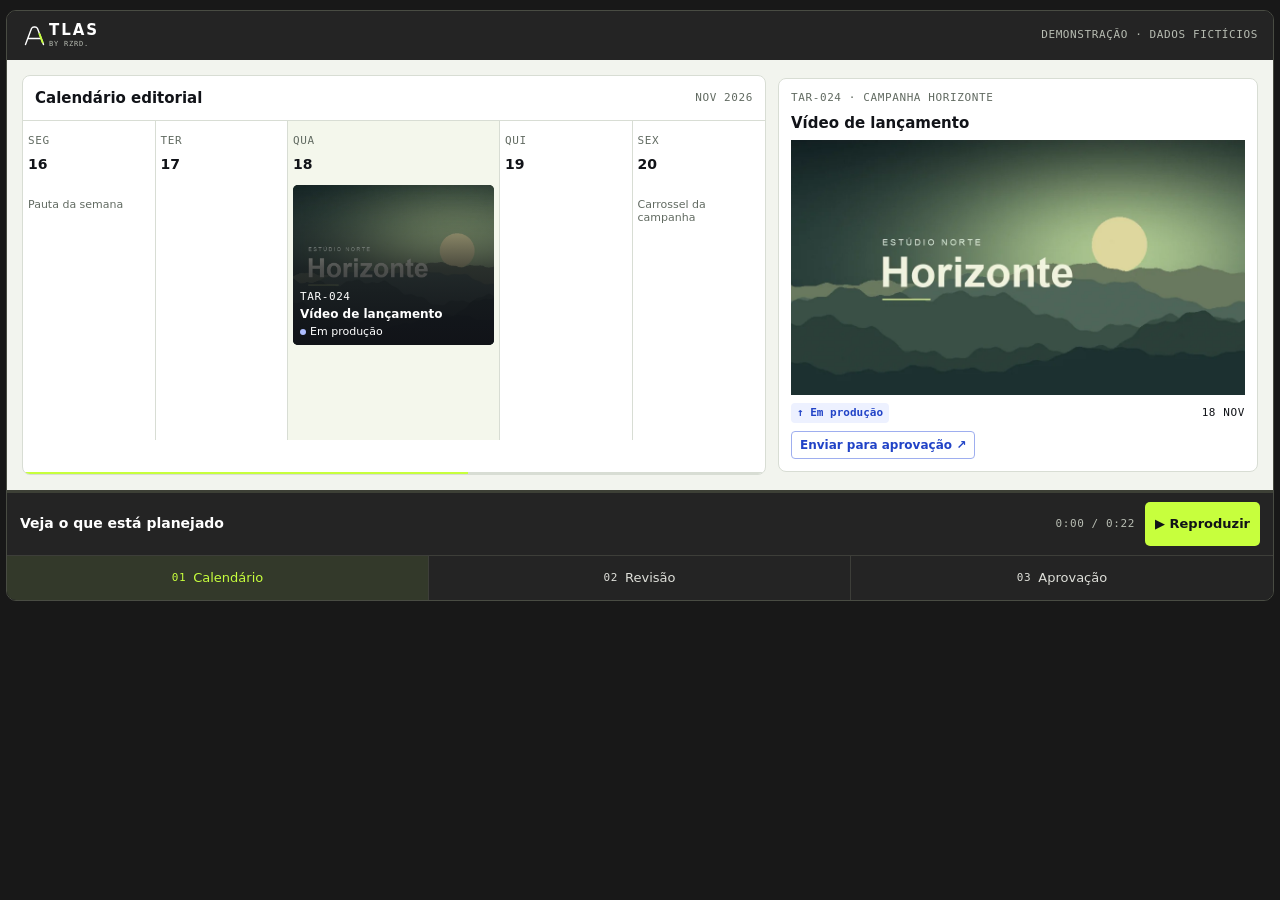
<file: vortex/demos/atlas.html>
<!doctype html><html lang="pt-BR"><head><meta charset="utf-8"><meta name="viewport" content="width=device-width,initial-scale=1"><link rel="preconnect" href="https://fonts.googleapis.com"><link rel="preconnect" href="https://fonts.gstatic.com" crossorigin><style>[data-atlas-vortex] {
  --ink: #111318;
  --dark: #181818;
  --chrome: #242424;
  --field: #f2f4ee;
  --paper: #fff;
  --grid: #d8ddd4;
  --quiet: #626b62;
  --lime: #c7ff3d;
  --blue: #315cff;
  --blue-text: #2143c7;
  --blue-field: #edf1ff;
  --green: #12683b;
  --green-field: #eaf8f0;
  --amber: #755000;
  --amber-field: #fff6df;
  --line: #3d3e39;
  --soft: #b7bcb2;
  --mono: "IBM Plex Mono", ui-monospace, monospace;
  background: var(--dark);
  color-scheme: dark;
  container: atlas-vortex / inline-size;
  font:
    400 15px/1.5 "Space Grotesk",
    system-ui,
    sans-serif;
  box-sizing: border-box;
  color: var(--paper);
  isolation: isolate;
}
[data-atlas-vortex] *,
[data-atlas-vortex] *::before,
[data-atlas-vortex] *::after {
  box-sizing: inherit;
}
[data-atlas-vortex] [hidden] {
  display: none !important;
}
[data-atlas-vortex] :is(h1, h2, h3, p, ol) {
  margin: 0;
}
[data-atlas-vortex] button {
  font: inherit;
}
[data-atlas-vortex] :is(button, a):focus-visible {
  outline: 2px solid var(--lime);
  outline-offset: 3px;
}
[data-atlas-vortex] .av-section {
  padding: clamp(20px, 5cqw, 64px);
  max-width: 1240px;
  margin-inline: auto;
}
[data-atlas-vortex] .av-top {
  display: flex;
  align-items: center;
  gap: 12px;
  padding-bottom: 17px;
  border-bottom: 1px solid var(--line);
}
[data-atlas-vortex] .av-mono {
  font-family: var(--mono);
  font-size: 11px;
  line-height: 1.35;
  letter-spacing: 0.055em;
}
[data-atlas-vortex] .av-top .av-mono {
  color: var(--lime);
}
[data-atlas-vortex] .av-copy {
  display: grid;
  grid-template-columns: 1.35fr 1fr;
  gap: clamp(18px, 4vw, 44px);
  align-items: end;
  padding: 28px 0 31px;
}
[data-atlas-vortex] .av-heading {
  font-size: clamp(33px, 6cqw, 68px);
  font-weight: 700;
  letter-spacing: -0.06em;
  line-height: 1.01;
  max-width: 13ch;
}
[data-atlas-vortex] .av-copy p {
  color: #d9ddd5;
}
[data-atlas-vortex] .av-copy p + p {
  margin-top: 10px;
}
[data-atlas-vortex] .av-cta {
  display: inline-flex;
  align-items: center;
  gap: 9px;
  margin-top: 12px;
  border: 0;
  background: transparent;
  color: var(--lime);
  padding: 5px 0;
  font-weight: 700;
  text-decoration: none;
}
[data-atlas-vortex] .av-cta span:first-child {
  border-bottom: 1px solid #6d852e;
}
[data-atlas-vortex] .av-frame {
  border: 1px solid #494c43;
  border-radius: 13px;
  overflow: hidden;
}
[data-atlas-vortex] .av-frame-head {
  display: flex;
  align-items: center;
  justify-content: space-between;
  gap: 10px;
  padding: 12px 15px;
  background: var(--chrome);
}
[data-atlas-vortex] .av-brand {
  display: inline-flex;
  align-items: center;
  gap: 3px;
  line-height: 1;
}
[data-atlas-vortex] .av-brand svg {
  width: 24px;
  height: 24px;
  flex: none;
}
[data-atlas-vortex] .av-brand strong {
  font-size: 15px;
  letter-spacing: 0.13em;
}
[data-atlas-vortex] .av-frame-head .av-mono {
  color: var(--soft);
}
[data-atlas-vortex] .av-stage {
  background: var(--field);
  color-scheme: light;
  color: var(--ink);
  min-height: 430px;
  position: relative;
  display: grid;
  grid-template-columns: minmax(0, 1fr);
}
[data-atlas-vortex] .av-stage button:focus-visible {
  outline-color: var(--blue);
}
[data-atlas-vortex] .av-scene {
  grid-area: 1/1;
  min-width: 0;
}
[data-atlas-vortex] .av-scene-title {
  font-size: 15px;
  line-height: 1.2;
  font-weight: 700;
}
[data-atlas-vortex] .av-calendar {
  padding: 15px;
  display: grid;
  grid-template-columns: 1.55fr 1fr;
  gap: 12px;
  align-items: stretch;
}
[data-atlas-vortex] .av-schedule,
[data-atlas-vortex] .av-detail {
  min-width: 0;
  background: var(--paper);
  border: 1px solid var(--grid);
  border-radius: 8px;
}
[data-atlas-vortex] .av-schedule {
  overflow: hidden;
  display: flex;
  flex-direction: column;
}
[data-atlas-vortex] .av-calendar-title {
  display: flex;
  align-items: center;
  justify-content: space-between;
  padding: 13px 12px;
  gap: 5px;
  flex-wrap: wrap;
}
[data-atlas-vortex] .av-calendar-title .av-mono {
  color: var(--quiet);
}
[data-atlas-vortex] .av-days {
  display: grid;
  grid-template-columns:
    minmax(0, 1fr) minmax(0, 1fr) minmax(0, 1.6fr) minmax(0, 1fr)
    minmax(0, 1fr);
  flex: 1;
  border-top: 1px solid var(--grid);
}
[data-atlas-vortex] .av-day {
  min-width: 0;
  padding: 7px 5px;
  border-inline-end: 1px solid var(--grid);
  color: var(--quiet);
}
[data-atlas-vortex] .av-day:last-child {
  border: 0;
}
[data-atlas-vortex] .av-day b {
  display: block;
  margin-top: 3px;
  font-size: 14px;
  color: var(--ink);
}
[data-atlas-vortex] .av-day.active {
  background: #f4f7ec;
}
[data-atlas-vortex] .av-calendar-rail {
  height: 2px;
  margin: 32px 0 0;
  background: var(--grid);
  overflow: hidden;
}
[data-atlas-vortex] .av-calendar-rail::after {
  content: "";
  display: block;
  width: 60%;
  height: 100%;
  background: var(--lime);
  transform-origin: left;
  transform: scaleX(var(--calendar-signal, 1));
}
[data-atlas-vortex] .av-side-note {
  margin-top: 23px;
  font-size: 11px;
  line-height: 1.2;
  overflow-wrap: anywhere;
}
[data-atlas-vortex] .av-detail {
  padding: 12px;
  display: flex;
  flex-direction: column;
  gap: 8px;
  align-self: center;
  transform: translateY(var(--detail-offset, 0));
  opacity: var(--detail-alpha, 1);
}
[data-atlas-vortex] .av-key {
  color: var(--quiet);
}
[data-atlas-vortex] .av-meta {
  display: flex;
  align-items: center;
  justify-content: space-between;
  gap: 6px;
  flex-wrap: wrap;
}
[data-atlas-vortex] .av-badge {
  width: fit-content;
  padding: 3px 6px;
  border-radius: 4px;
  font: 600 11px/1.3 var(--mono);
}
[data-atlas-vortex] .av-blue {
  background: var(--blue-field);
  color: var(--blue-text);
}
[data-atlas-vortex] .av-green {
  background: var(--green-field);
  color: var(--green);
}
[data-atlas-vortex] .av-amber {
  background: var(--amber-field);
  color: var(--amber);
}
[data-atlas-vortex] .av-mock-action {
  font-size: 12px;
  display: inline-flex;
  width: fit-content;
  align-items: center;
  padding: 4px 8px;
  border: 1px solid #9eaeef;
  border-radius: 4px;
  color: var(--blue-text);
  font-weight: 700;
}
[data-atlas-vortex] .av-mock-action.is-cued {
  background: var(--blue);
  border-color: var(--blue);
  color: #fff;
}
[data-atlas-vortex] .av-client {
  position: relative;
  display: grid;
  place-items: center;
  padding: 12px;
  min-height: 430px;
  background: var(--field);
  overflow: hidden;
}
[data-atlas-vortex] .av-client::before {
  content: "";
  position: absolute;
  width: 130%;
  height: 150px;
  transform: rotate(-13deg);
  border-block: 1px solid #dfe4d6;
  pointer-events: none;
}
[data-atlas-vortex] .av-client::after {
  content: "";
  position: absolute;
  width: 46%;
  height: 2px;
  left: 0;
  top: 42%;
  background: var(--lime);
  transform-origin: left;
  transform: scaleX(var(--handoff, 1));
  pointer-events: none;
}
[data-atlas-vortex] .av-phone {
  position: relative;
  z-index: 1;
  width: min(100%, 326px);
  border: 5px solid var(--ink);
  border-radius: 18px;
  background: var(--paper);
  box-shadow: 0 8px 24px #11131818;
  transform: translateX(var(--phone-offset, 0));
}
[data-atlas-vortex] .av-phone-top {
  padding: 8px 11px;
  border-bottom: 1px solid var(--grid);
  color: var(--quiet);
  display: flex;
  align-items: center;
  justify-content: space-between;
  gap: 8px;
}
[data-atlas-vortex] .av-phone-top b {
  color: var(--ink);
  font-size: 12px;
}
[data-atlas-vortex] .av-phone-body {
  padding: 9px 11px;
  display: grid;
  gap: 7px;
}
[data-atlas-vortex] .av-attention-heading {
  display: flex;
  align-items: center;
  gap: 8px;
  font-size: 17px;
}
[data-atlas-vortex] .av-attention-card {
  display: grid;
  overflow: hidden;
  padding: 0;
  text-align: left;
  background: var(--paper);
  color: var(--ink);
  border: 1px solid var(--grid);
  border-radius: 6px;
}
[data-atlas-vortex] .av-attention-card:is(:hover, .is-cued) {
  border-color: var(--blue);
  box-shadow: 0 0 0 2px var(--blue-field);
}
[data-atlas-vortex] .av-attention-card-body,
[data-atlas-vortex] .av-review-file {
  display: grid;
  gap: 4px;
  padding: 7px;
  font-size: 12px;
}
[data-atlas-vortex] .av-review-panel {
  border: 1px solid var(--grid);
  border-radius: 6px;
  overflow: hidden;
}
[data-atlas-vortex] .av-review-panel header {
  display: flex;
  flex-wrap: wrap;
  justify-content: space-between;
  align-items: baseline;
  gap: 2px 6px;
  padding: 6px 7px;
  border-bottom: 1px solid var(--grid);
}
[data-atlas-vortex] .av-review-panel h4 {
  margin: 0;
  font-size: 13px;
}
[data-atlas-vortex] .av-media-preview {
  border-radius: 4px;
}
[data-atlas-vortex] .av-preview-controls {
  position: absolute;
  inset: auto 0 0;
  display: flex;
  align-items: center;
  gap: 8px;
  padding: 5px 7px;
  color: var(--paper);
  background: #111318e6;
  font-size: 11px;
  line-height: 1;
}
[data-atlas-vortex] .av-preview-track {
  flex: 1;
  height: 2px;
  background: #ffffff60;
}
[data-atlas-vortex] .av-preview-track::before {
  content: "";
  display: block;
  height: 100%;
  background: var(--paper);
  transform: scaleX(var(--preview-progress, 0));
  transform-origin: left;
}
[data-atlas-vortex] .av-feedback {
  display: grid;
  gap: 2px;
  border-top: 1px solid var(--grid);
  padding-top: 6px;
  font-size: 12px;
  min-height: 43px;
}
[data-atlas-vortex] .av-feedback b {
  color: var(--amber);
}
[data-atlas-vortex] .av-history {
  list-style: none;
  padding: 0;
  font-size: 12px;
  line-height: 1.35;
  display: grid;
  gap: 3px;
}
[data-atlas-vortex] .av-history li {
  display: grid;
  grid-template-columns: 82px 1fr;
  gap: 6px;
}
[data-atlas-vortex] .av-history time {
  color: var(--quiet);
  font: 400 11px/1.4 var(--mono);
  white-space: nowrap;
}
[data-atlas-vortex] .av-success {
  color: var(--green);
  background: var(--green-field);
  border-radius: 4px;
  padding: 4px 7px;
  font-size: 12px;
  font-weight: 700;
}
[data-atlas-vortex] .av-endmark {
  position: absolute;
  z-index: 2;
  right: max(13px, 5%);
  bottom: 14px;
  display: flex;
  align-items: center;
  justify-content: center;
  width: 61px;
  height: 53px;
  color: var(--ink);
}
[data-atlas-vortex] .av-endmark svg {
  width: 48px;
  height: 48px;
  background: var(--field);
  border-radius: 6px;
}
[data-atlas-vortex] .av-endmark .av-contour {
  stroke-dasharray: 100;
  stroke-dashoffset: var(--mark-offset, 0);
}
[data-atlas-vortex] .av-endmark .av-signal {
  opacity: var(--mark-signal, 1);
}
[data-atlas-vortex] .av-player {
  background: var(--chrome);
}
[data-atlas-vortex] .av-progress {
  height: 3px;
  background: #3d4036;
}
[data-atlas-vortex] .av-progress span {
  display: block;
  background: var(--lime);
  height: 100%;
  transform-origin: 0 50%;
  transform: scaleX(var(--av-progress, 0));
}
[data-atlas-vortex] .av-player-top {
  padding: 9px 13px;
  display: flex;
  justify-content: space-between;
  align-items: center;
  gap: 9px;
  border-bottom: 1px solid var(--line);
}
[data-atlas-vortex] .av-caption {
  font-weight: 600;
  font-size: 14px;
  line-height: 1.25;
}
[data-atlas-vortex] .av-playback {
  display: flex;
  align-items: center;
  gap: 10px;
}
[data-atlas-vortex] .av-playback time {
  color: var(--soft);
  white-space: nowrap;
}
[data-atlas-vortex] .av-play {
  font-size: 13px;
  white-space: nowrap;
  color: var(--ink);
  background: var(--lime);
  border: 0;
  border-radius: 5px;
  padding: 6px 10px;
  min-height: 34px;
  font-weight: 700;
}
[data-atlas-vortex] .av-chapters {
  display: grid;
  grid-template-columns: repeat(3, minmax(0, 1fr));
}
[data-atlas-vortex] .av-chapters button {
  display: flex;
  justify-content: center;
  align-items: center;
  gap: 7px;
  min-height: 43px;
  padding: 5px;
  color: #dedfd9;
  background: transparent;
  border: 0;
  border-inline-end: 1px solid var(--line);
  font-size: 13px;
}
[data-atlas-vortex] .av-chapters button:last-child {
  border-inline-end: 0;
}
[data-atlas-vortex] .av-chapters button[aria-pressed="true"] {
  background: #33392a;
  color: var(--lime);
}
[data-atlas-vortex] .av-chapters button:focus-visible {
  outline-offset: -3px;
}
@container atlas-vortex (max-width: 650px) {
  [data-atlas-vortex] .av-stage,
  [data-atlas-vortex] .av-client {
    min-height: 405px;
  }
  [data-atlas-vortex] .av-copy {
    grid-template-columns: 1fr;
    gap: 13px;
    padding-block: 20px 21px;
  }
  [data-atlas-vortex] .av-heading {
    max-width: 16ch;
  }
  [data-atlas-vortex] .av-calendar {
    grid-template-columns: 1fr;
    padding: 10px;
    gap: 8px;
  }
  [data-atlas-vortex] .av-detail {
    display: grid;
    grid-template-columns: 1fr auto;
    gap: 6px;
    padding: 8px;
    align-items: center;
  }
  [data-atlas-vortex] .av-detail .av-meta {
    grid-column: 1/-1;
  }
  [data-atlas-vortex] .av-detail .av-key {
    grid-column: 1/-1;
  }
  [data-atlas-vortex] .av-detail .av-mock-action {
    grid-column: 1/-1;
  }
  [data-atlas-vortex] .av-calendar-rail {
    margin-top: 6px;
  }
  [data-atlas-vortex] .av-side-note {
    margin-top: 8px;
  }
  [data-atlas-vortex] .av-calendar-title {
    padding: 7px;
  }
  [data-atlas-vortex] .av-day {
    padding: 4px 3px;
  }
  [data-atlas-vortex] .av-endmark {
    right: 7px;
    bottom: 2px;
    width: 35px;
    height: 35px;
  }
  [data-atlas-vortex] .av-endmark svg {
    width: 33px;
    height: 33px;
  }
  [data-atlas-vortex] .av-player-top {
    flex-wrap: wrap;
  }
  [data-atlas-vortex] .av-chapters button .av-mono {
    display: none;
  }
}
@container atlas-vortex (max-width: 900px) {
  [data-atlas-vortex] .av-days {
    grid-template-columns: minmax(0, 1fr) minmax(0, 2.6fr) minmax(0, 1fr);
  }
  [data-atlas-vortex] .av-day:is(:first-child, :last-child) {
    display: none;
  }
  [data-atlas-vortex] .av-day:nth-last-child(2) {
    border-inline-end: 0;
  }
  [data-atlas-vortex] .av-day {
    padding: 6px;
  }
}

[data-atlas-vortex] :is(button, a) {
  cursor: pointer;
}
[data-atlas-vortex] .av-brand small {
  display: block;
  margin-top: 3px;
  color: var(--soft);
  font: 500 7px/1 var(--mono);
  letter-spacing: 0.11em;
}
[data-atlas-vortex] .av-cover {
  position: relative;
  aspect-ratio: 16 / 9;
  overflow: hidden;
  background: var(--field);
}
[data-atlas-vortex] .av-cover img,
[data-atlas-vortex] .av-task-cover img {
  position: absolute;
  inset: 0;
  display: block;
  width: 100%;
  height: 100%;
  object-fit: cover;
  object-position: center;
}
[data-atlas-vortex] .av-task-cover {
  position: relative;
  isolation: isolate;
  display: grid;
  align-items: end;
  width: 100%;
  aspect-ratio: 5 / 4;
  min-height: 105px;
  overflow: hidden;
  border-radius: 5px;
  margin-top: 10px;
  background: #242e26;
  color: #fff;
}
[data-atlas-vortex] .av-task-cover::before {
  content: "";
  position: absolute;
  z-index: 1;
  inset: 0;
  background: linear-gradient(
    0deg,
    #111318 0%,
    #111318b8 48%,
    transparent 100%
  );
}
[data-atlas-vortex] .av-task-cover div {
  position: relative;
  z-index: 2;
  padding: 7px;
  min-width: 0;
  font-size: 11px;
  line-height: 1.15;
}
[data-atlas-vortex] .av-day .av-task-cover b {
  margin: 3px 0;
  color: #fff;
  font-size: 12px;
}
[data-atlas-vortex] .av-task-cover [data-av-task-status]::before {
  content: "";
  display: inline-block;
  width: 6px;
  height: 6px;
  margin-inline-end: 4px;
  border-radius: 50%;
  background: #aebdff;
}
[data-atlas-vortex] .av-task-cover [data-av-task-status] {
  display: block;
  line-height: 1.2;
}
[data-atlas-vortex] .av-versions h3 {
  margin-bottom: 4px;
  font-size: 12px;
  line-height: 1.2;
}
[data-atlas-vortex] :is(.av-play, .av-cta) {
  min-height: 44px;
}
[data-atlas-vortex] .av-chapters button {
  min-height: 44px;
}
@container atlas-vortex (max-width: 650px) {
  [data-atlas-vortex] .av-detail .av-cover {
    display: none;
  }
  [data-atlas-vortex] .av-endmark {
    bottom: 4px;
  }
}
@container atlas-vortex (max-width: 330px) {
  [data-atlas-vortex] .av-section {
    padding-inline: 12px;
  }
  [data-atlas-vortex] .av-phone {
    border-width: 3px;
  }
  [data-atlas-vortex] .av-chapters button {
    font-size: 12px;
  }
}

html,body{margin:0;padding:0;background:#181818;overflow-x:hidden;}
[data-atlas-vortex] .av-section{padding:10px 6px;max-width:none;}
[data-atlas-vortex] .av-frame{border-radius:10px;}
@media(max-width:600px){[data-atlas-vortex] .av-section{padding:3px 0;}}
</style></head><body><div data-atlas-vortex lang="pt-BR"><section class="av-section"><div aria-label="Demonstração do Atlas" class="av-frame">
<div class="av-frame-head">
<div aria-label="Atlas by Rzrd." class="av-brand">
<svg aria-hidden="true" viewbox="0 0 48 48">
<path d="M7 41 19 9C20 7 21 6 24 6H26C29 6 30 7 31 9L43 41M13 29H38" fill="none" stroke="currentColor" stroke-linecap="round" stroke-linejoin="round" stroke-width="2.8"></path>
<path d="M34.9 19.9L41.2 36.6" fill="none" stroke="#c7ff3d" stroke-linecap="round" stroke-width="3.8"></path>
</svg>
<span aria-hidden="true"><strong>TLAS</strong><small>BY RZRD.</small></span>
</div>
<span class="av-mono">DEMONSTRAÇÃO · DADOS FICTÍCIOS</span>
</div>
<div class="av-stage" id="atlas-vortex-stage">
<section aria-label="Calendário editorial" class="av-scene av-calendar" data-av-scene="0">
<div class="av-schedule">
<div class="av-calendar-title">
<h3 class="av-scene-title">Calendário editorial</h3>
<span class="av-mono">NOV 2026</span>
</div>
<div class="av-days">
<div class="av-day">
<span class="av-mono">SEG</span><b>16</b>
<div class="av-side-note">Pauta da semana</div>
</div>
<div class="av-day">
<span class="av-mono">TER</span><b>17</b>
</div>
<div class="av-day active">
<span class="av-mono">QUA</span><b>18</b>
<div class="av-task-cover">
<img alt="" height="540" src="[data-uri]" width="960"/>
<div>
<span class="av-mono">TAR-024</span><b>Vídeo de lançamento</b><span data-av-task-status="">Em produção</span>
</div>
</div>
</div>
<div class="av-day">
<span class="av-mono">QUI</span><b>19</b>
</div>
<div class="av-day">
<span class="av-mono">SEX</span><b>20</b>
<div class="av-side-note">Carrossel da campanha</div>
</div>
</div>
<div aria-hidden="true" class="av-calendar-rail"></div>
</div>
<div class="av-detail">
<span class="av-key av-mono">TAR-024 · CAMPANHA HORIZONTE</span>
<h3 class="av-scene-title">Vídeo de lançamento</h3>
<div class="av-cover">
<img alt="Capa da campanha fictícia Horizonte com montanhas ao amanhecer" height="540" src="[data-uri]" width="960"/>
</div>
<div class="av-meta">
<span class="av-badge av-blue" data-av-calendar-status="">↑ Em produção</span>
<time class="av-mono" datetime="2026-11-18">18 NOV</time>
</div>
<span class="av-mock-action" data-av-send="">Enviar para aprovação ↗</span>
</div>
</section>
<section aria-label="Revisão no portal do cliente" class="av-scene av-client" data-av-scene="1" hidden="">
<div class="av-phone">
<div class="av-phone-top">
<b>Portal do cliente</b><span class="av-mono">ESTÚDIO NORTE</span>
</div>
<div class="av-phone-body" data-av-attention="">
<h3 class="av-attention-heading">
                      Sua atenção <span class="av-badge av-blue">1</span>
</h3>
<p class="av-key av-mono">PRÓXIMAS AÇÕES</p>
<button aria-label="Abrir Vídeo de lançamento" class="av-attention-card" data-av-open-cover="" type="button">
<span class="av-cover">
<img alt="" height="540" src="[data-uri]" width="960"/>
</span>
<span class="av-attention-card-body">
<span class="av-key av-mono">VÍDEO</span>
<strong>Vídeo de lançamento</strong>
<span class="av-badge av-amber">Aguardando você</span>
</span>
</button>
</div>
<div class="av-phone-body" data-av-review-item="" hidden="">
<h3 class="av-scene-title" data-av-review-heading="" tabindex="-1">
                      Vídeo de lançamento
                    </h3>
<span class="av-badge av-amber" data-av-review-status="">
                      → Aguardando você
                    </span>
<section aria-labelledby="atlas-vortex-review" class="av-review-panel">
<header>
<h4 id="atlas-vortex-review">Revisão de entregáveis</h4>
<span class="av-key av-mono">Versão 1</span>
</header>
<div class="av-review-file">
<span class="av-key av-mono">ENTREGÁVEL</span>
<strong>Vídeo de lançamento.mp4</strong>
<div aria-label="Prévia simulada do vídeo Horizonte" class="av-cover av-media-preview" role="img">
<img alt="" height="540" src="[data-uri]" width="960"/>
<span aria-hidden="true" class="av-preview-controls">
<span data-av-preview-icon="">▶</span>
<span class="av-preview-track"></span>
<span class="av-mono" data-av-preview-time="">0:00</span>
</span>
</div>
</div>
</section>
<div class="av-feedback">
<strong>Sua ação</strong>
<span class="av-mock-action" data-av-request="">Solicitar ajuste ↩</span>
<div data-av-note="" hidden="">
<b data-av-note-label="">Ajustes solicitados</b><br/>Vamos
                        trocar a chamada final.
                      </div>
</div>
</div>
</div>
</section>
<section aria-label="Confirmação da aprovação" class="av-scene av-client" data-av-scene="2" hidden="">
<div class="av-phone">
<div class="av-phone-top">
<b>Portal do cliente</b><span class="av-mono">ESTÚDIO NORTE</span>
</div>
<div class="av-phone-body">
<div class="av-meta">
<span class="av-badge av-green" data-av-final-status="">✓ Confirmado</span><span class="av-key av-mono">VÍDEO · VERSÃO 2</span>
</div>
<h3 class="av-scene-title">Vídeo de lançamento</h3>
<div class="av-cover">
<img alt="Capa da campanha fictícia Horizonte com montanhas ao amanhecer" height="540" src="[data-uri]" width="960"/>
</div>
<span class="av-mock-action" data-av-approve="" hidden="">Aprovar ✓</span>
<p class="av-success" data-av-confirm="">
                      ✓ Aprovação confirmada.
                    </p>
<section aria-label="Histórico de versões" class="av-versions" data-av-history="">
<h3>Histórico de versões</h3>
<ol class="av-history">
<li>
<time datetime="2026-11-18T14:12:00">18 NOV 14:12</time><strong>Versão 2 · Aprovada</strong>
</li>
<li>
<time datetime="2026-11-17T11:08:00">17 NOV 11:08</time><span>Versão 1 · Ajustes solicitados</span>
</li>
</ol>
</section>
</div>
</div>
<div aria-hidden="true" class="av-endmark" data-av-mark="" hidden="">
<svg viewbox="0 0 48 48">
<path class="av-contour" d="M7 41 19 9C20 7 21 6 24 6H26C29 6 30 7 31 9L43 41M13 29H38" fill="none" pathlength="100" stroke="currentColor" stroke-linecap="round" stroke-linejoin="round" stroke-width="2.8"></path>
<path class="av-signal" d="M34.9 19.9L41.2 36.6" fill="none" stroke="#91c400" stroke-linecap="round" stroke-width="3.8"></path>
</svg>
</div>
</section>
</div>
<div class="av-player" data-av-player="" hidden="">
<div aria-hidden="true" class="av-progress"><span></span></div>
<div class="av-player-top">
<p aria-live="polite" class="av-caption" data-av-caption="">
                  Veja o que está planejado
                </p>
<div class="av-playback">
<time aria-label="Tempo da demonstração" class="av-mono" data-av-time="">0:00 / 0:22</time>
<button aria-controls="atlas-vortex-stage" class="av-play" data-av-play="" type="button">
                    ▶ Reproduzir
                  </button>
</div>
</div>
<div aria-label="Cenas da demonstração" class="av-chapters" role="group">
<button aria-controls="atlas-vortex-stage" aria-pressed="true" data-av-chapter="0" type="button">
<span aria-hidden="true" class="av-mono">01</span> Calendário
                </button>
<button aria-controls="atlas-vortex-stage" aria-pressed="false" data-av-chapter="1" type="button">
<span aria-hidden="true" class="av-mono">02</span> Revisão
                </button>
<button aria-controls="atlas-vortex-stage" aria-pressed="false" data-av-chapter="2" type="button">
<span aria-hidden="true" class="av-mono">03</span> Aprovação
                </button>
</div>
</div>
</div></section></div><script>function initializeAtlasSection(root) {
  if (root.hasAttribute("data-atlas-ready")) return;
  root.setAttribute("data-atlas-ready", "");
  const find = (name) => root.querySelector("[data-av-" + name + "]");
  const scenes = [...root.querySelectorAll("[data-av-scene]")];
  const chapters = [...root.querySelectorAll("[data-av-chapter]")];
  const play = find("play");
  const caption = find("caption");
  const timeLabel = find("time");
  const motion = matchMedia("(prefers-reduced-motion: reduce)");
  const starts = [0, 6000, 14000];
  const captions = [
    "Veja o que está planejado",
    "Dê feedback na própria peça",
    "Aprove e consulte o histórico",
  ];
  const duration = 22000;
  const detail = scenes[0].querySelector(".av-detail");
  const calendarStatus = find("calendar-status");
  const taskStatus = find("task-status");
  const send = find("send");
  const attention = find("attention");
  const openCover = find("open-cover");
  const reviewItem = find("review-item");
  const reviewHeading = find("review-heading");
  const reviewStatus = find("review-status");
  const previewIcon = find("preview-icon");
  const previewTime = find("preview-time");
  const request = find("request");
  const note = find("note");
  const noteLabel = find("note-label");
  const finalStatus = find("final-status");
  const approve = find("approve");
  const confirm = find("confirm");
  const history = find("history");
  const mark = find("mark");
  const reviewOpenAt = 2050;
  let elapsed = 0;
  let current = -1;
  let playing = false;
  let preview = true;
  let previousFrame = null;
  let frame = 0;

  const clamp = (value) => Math.max(0, Math.min(1, value));
  const ease = (value) => 1 - (1 - clamp(value)) ** 3;
  const setText = (element, value) => {
    if (element.textContent !== value) element.textContent = value;
  };
  const setHidden = (element, value) => {
    if (element.hidden !== value) element.hidden = value;
  };
  const number = (value) => String(Math.floor(value / 1000)).padStart(2, "0");

  function render() {
    const next = elapsed >= starts[2] ? 2 : elapsed >= starts[1] ? 1 : 0;
    if (next !== current) {
      current = next;
      scenes.forEach((scene, index) => setHidden(scene, index !== current));
      chapters.forEach((chapter, index) =>
        chapter.setAttribute("aria-pressed", String(index === current)),
      );
      setText(caption, captions[current]);
    }
    const t = elapsed - starts[current];
    const still = motion.matches || preview;
    root.style.setProperty("--av-progress", elapsed / duration);
    setText(timeLabel, "0:" + number(elapsed) + " / 0:22");
    setText(
      play,
      playing
        ? "Ⅱ Pausar"
        : elapsed === duration
          ? "↻ Repetir"
          : "▶ Reproduzir",
    );

    if (current === 0) {
      const sent = t >= 5000;
      const reveal = still ? 1 : 0.55 + 0.45 * ease((t - 950) / 920);
      scenes[0].style.setProperty(
        "--calendar-signal",
        still ? 1 : ease(t / 1200),
      );
      detail.style.setProperty("--detail-alpha", reveal);
      detail.style.setProperty("--detail-offset", (1 - reveal) * 15 + "px");
      setText(calendarStatus, sent ? "→ Aguardando cliente" : "↑ Em produção");
      setText(taskStatus, sent ? "Aguardando cliente" : "Em produção");
      setText(
        send,
        sent ? "✓ Enviado para aprovação" : "Enviar para aprovação ↗",
      );
      send.classList.toggle("is-cued", !preview && t >= 4300 && !sent);
    }
    if (current === 1) {
      const opened = t >= reviewOpenAt;
      const reviewingMedia = t >= 2900 && t < 4600;
      const typing = t >= 4900 && t < 6000;
      const requested = t >= 6000;
      scenes[1].style.setProperty("--handoff", still ? 1 : ease(t / 720));
      scenes[1].style.setProperty(
        "--phone-offset",
        (still ? 0 : (1 - ease(t / 600)) * 25) + "px",
      );
      setHidden(attention, opened);
      setHidden(reviewItem, !opened);
      openCover.classList.toggle("is-cued", t >= 1500 && !opened);
      reviewItem.style.setProperty(
        "--preview-progress",
        still ? 0 : clamp((t - 2900) / 1700) * 0.42,
      );
      setText(previewIcon, reviewingMedia ? "Ⅱ" : "▶");
      setText(previewTime, t >= 3900 ? "0:01" : "0:00");
      setText(reviewStatus, requested ? "↩ Em ajustes" : "→ Aguardando você");
      setHidden(request, requested);
      request.classList.toggle("is-cued", typing);
      setHidden(note, !typing && !requested);
      setText(
        noteLabel,
        requested ? "Ajustes solicitados" : "Comentário do cliente",
      );
    }
    if (current === 2) {
      const approved = preview || t >= 2350;
      const draw = still ? 1 : ease((t - 5700) / 950);
      scenes[2].style.setProperty("--handoff", still ? 1 : ease(t / 640));
      scenes[2].style.setProperty("--phone-offset", "0px");
      setText(finalStatus, approved ? "✓ Confirmado" : "→ Aguardando você");
      finalStatus.classList.toggle("av-green", approved);
      finalStatus.classList.toggle("av-blue", !approved);
      setHidden(approve, approved);
      approve.classList.toggle("is-cued", t >= 1700 && !approved);
      setHidden(confirm, !approved);
      setHidden(history, !preview && t < 3450);
      setHidden(mark, !preview && t < 5700);
      mark.style.setProperty("--mark-offset", (1 - draw) * 100);
      mark.style.setProperty(
        "--mark-signal",
        still ? 1 : clamp((t - 6200) / 400),
      );
    }
  }

  function tick(timestamp) {
    if (previousFrame !== null)
      elapsed = Math.min(duration, elapsed + timestamp - previousFrame);
    previousFrame = timestamp;
    if (elapsed === duration) playing = false;
    render();
    if (playing) frame = requestAnimationFrame(tick);
  }

  function stop() {
    cancelAnimationFrame(frame);
    previousFrame = null;
    playing = false;
  }

  function select(index) {
    stop();
    elapsed = starts[index];
    preview = true;
    render();
  }

  play.addEventListener("click", () => {
    if (playing) {
      stop();
      render();
      return;
    }
    if (elapsed === duration) elapsed = 0;
    preview = false;
    playing = true;
    previousFrame = null;
    render();
    frame = requestAnimationFrame(tick);
  });

  chapters.forEach((chapter, index) =>
    chapter.addEventListener("click", () => select(index)),
  );
  openCover.addEventListener("click", () => {
    elapsed = starts[1] + reviewOpenAt;
    previousFrame = null;
    render();
    reviewHeading.focus({ preventScroll: true });
  });
  document.addEventListener("visibilitychange", () => {
    if (document.hidden && playing) {
      stop();
      render();
    }
  });
  motion.addEventListener("change", render);
  render();
  find("player").hidden = false;
}

document
  .querySelectorAll("[data-atlas-vortex]")
  .forEach(initializeAtlasSection);
</script>
<script>
(()=>{let last=0;function measure(){const h=Math.ceil(document.body.getBoundingClientRect().height)+8;if(Math.abs(h-last)>2){last=h;parent.postMessage({kind:'rzrd-product-demo-height',height:h},'*')}}
addEventListener('load',measure);if(typeof ResizeObserver!=='undefined')new ResizeObserver(measure).observe(document.body);setTimeout(measure,100);})();
</script>
</body></html>
</file>
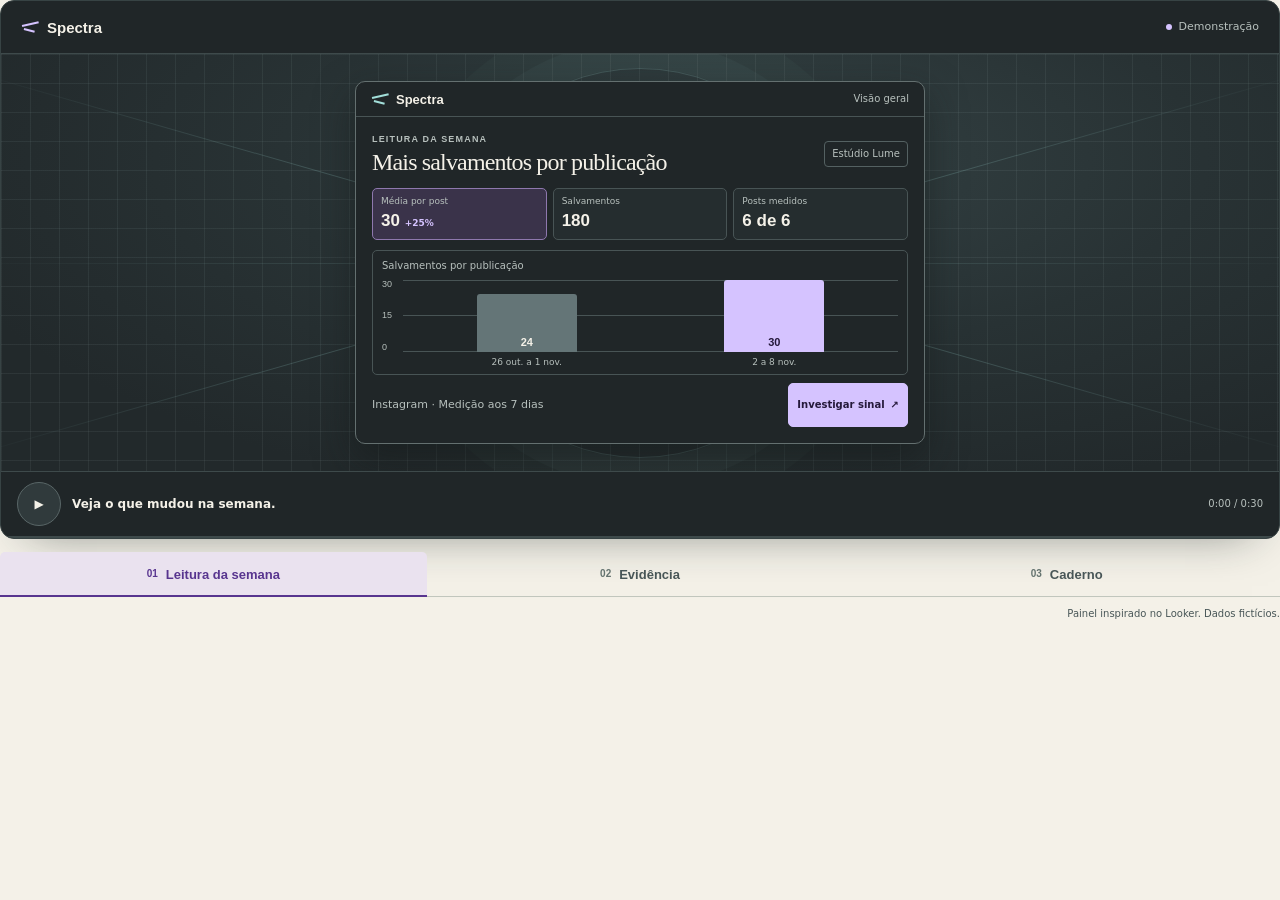
<file: vortex/demos/spectra.html>
<!doctype html><html lang="pt-BR"><head><meta charset="utf-8"><meta name="viewport" content="width=device-width,initial-scale=1"><link rel="preconnect" href="https://fonts.googleapis.com"><link rel="preconnect" href="https://fonts.gstatic.com" crossorigin><style>.rzrd-spectra {
  container: rzrd-spectra / inline-size;
  background: var(--paper);
  line-height: 1.4;
  font-size: 16px;
  color: var(--ink);
  font-family: var(--body);
  --paper: #f4f1e8;
  --ink: #222b2b;
  --muted: #485657;
  --violet: #58358f;
  --light-violet: #d5c3ff;
  --cyan: #a2dfda;
  --dark: #202628;
  --panel: #252d2f;
  --stroke: #485455;
  --quiet: #b7c0bd;
  --ui: "Space Grotesk", Inter, sans-serif;
  --body: Inter, system-ui, sans-serif;
}
.rzrd-spectra, :where(.rzrd-spectra) *, :where(.rzrd-spectra) *::before, :where(.rzrd-spectra) *::after { box-sizing: border-box; }
:where(.rzrd-spectra) [hidden] { display: none !important; }
:where(.rzrd-spectra) button, :where(.rzrd-spectra) a { -webkit-tap-highlight-color: transparent; }
:where(.rzrd-spectra) button { font: inherit; cursor: pointer; text-transform: none; letter-spacing: normal; }
:where(.rzrd-spectra) a { color: inherit; }
:where(.rzrd-spectra) :focus-visible { outline: 2px solid var(--violet); outline-offset: 4px; }
:where(.rzrd-spectra) .spectra-player :focus-visible { outline-color: var(--light-violet); }
:where(.rzrd-spectra) .spectra-feature { width: min(1280px, calc(100% - 112px)); margin-inline: auto; display: grid; grid-template-columns: minmax(0, 0.68fr) minmax(0, 1.32fr); gap: clamp(30px, 4cqi, 65px); align-items: center; padding-block: clamp(46px, 7.25vh, 97px); }
:where(.rzrd-spectra) .spectra-intro { padding-bottom: 26px; }
:where(.rzrd-spectra) .spectra-eyebrow { display: flex; align-items: center; gap: 9px; color: var(--violet); font: 700 11px/1.4 var(--ui); text-transform: uppercase; letter-spacing: .14em; margin: 0 0 24px; }
:where(.rzrd-spectra) .spectra-eyebrow span { color: #8068a2; }
:where(.rzrd-spectra) .spectra-focus-mark { display: inline-block; width: 19px; height: 11px; flex: none; position: relative; color: inherit; }
:where(.rzrd-spectra) .spectra-focus-mark::before, :where(.rzrd-spectra) .spectra-focus-mark::after { content: ""; position: absolute; height: 1.5px; background: currentColor; transform-origin: left center; }
:where(.rzrd-spectra) .spectra-focus-mark::before { width: 17px; left: 1px; top: 3px; transform: rotate(-13deg); }
:where(.rzrd-spectra) .spectra-focus-mark::after { width: 11px; left: 3px; top: 6px; transform: rotate(15deg); }
:where(.rzrd-spectra) .spectra-title { font: 400 clamp(43px, 4.25cqi, 69px)/.99 Georgia, "Times New Roman", serif; letter-spacing: -.065em; margin: 0; max-width: 10ch; }
:where(.rzrd-spectra) .spectra-title em { font-weight: 400; color: var(--violet); }
:where(.rzrd-spectra) .spectra-lede { font-size: 14px; line-height: 1.75; max-width: 40ch; color: var(--muted); margin: 24px 0 25px; }
:where(.rzrd-spectra) .spectra-cta { min-height: 48px; display: inline-flex; align-items: center; gap: 29px; color: #fff; background: var(--violet); text-decoration: none; padding: 0 15px; border-radius: 6px; font: 700 14px/1 var(--ui); transition: background 160ms; }
:where(.rzrd-spectra) .spectra-cta:hover { background: #432369; }
:where(.rzrd-spectra) .spectra-cta span { font-size: 17px; font-weight: 400; }

:where(.rzrd-spectra) .spectra-demo { min-width: 0; scroll-margin-top: 22px; }
:where(.rzrd-spectra) .spectra-player { border: 1px solid #374344; overflow: hidden; border-radius: 14px; color: var(--paper); background: var(--dark); box-shadow: 0 20px 45px -28px #1823238a; }
:where(.rzrd-spectra) .spectra-player-header { min-height: 53px; padding-inline: 20px; display: flex; align-items: center; justify-content: space-between; gap: 8px; border-bottom: 1px solid #3e4a4b; }
:where(.rzrd-spectra) .spectra-player-name { display: flex; align-items: center; gap: 7px; font: 700 15px/1 var(--ui); }
:where(.rzrd-spectra) .spectra-player-name i { color: var(--light-violet); }
:where(.rzrd-spectra) .spectra-live-note { color: var(--quiet); font-size: 11px; white-space: nowrap; display: flex; align-items: center; gap: 7px; }
:where(.rzrd-spectra) .spectra-live-note span { width: 6px; height: 6px; border-radius: 50%; background: var(--light-violet); }
:where(.rzrd-spectra) .spectra-stage { position: relative; isolation: isolate; display: grid; align-items: center; padding: 27px 33px; min-height: 410px; background: radial-gradient(ellipse at 58% 26%, #344244 0%, #283234 44%, #22292b 80%); overflow: hidden; }
:where(.rzrd-spectra) .spectra-optics { position: absolute; inset: 0; z-index: -1; pointer-events: none; overflow: hidden; background-image: linear-gradient(#c1dedb12 1px, transparent 1px), linear-gradient(90deg, #c1dedb12 1px, transparent 1px); background-size: 29px 29px; }
:where(.rzrd-spectra) .spectra-optics i { position: absolute; height: 1px; width: 110%; top: 50%; left: -5%; opacity: .38; background: linear-gradient(90deg, transparent, var(--cyan), transparent); }
:where(.rzrd-spectra) .spectra-optics i:nth-child(1) { transform: rotate(16deg); }
:where(.rzrd-spectra) .spectra-optics i:nth-child(2) { transform: rotate(-16deg); }
:where(.rzrd-spectra) .spectra-optics i:nth-child(3) { transform: rotate(0deg); opacity: .2; }
:where(.rzrd-spectra) .spectra-optics b { position: absolute; top: 50%; left: 50%; width: 390px; height: 390px; transform: translate(-50%,-50%); border: 1px solid #a2dfda30; border-radius: 50%; box-shadow: 0 0 0 28px #a2dfda09, 0 0 0 58px #a2dfda06; }
:where(.rzrd-spectra) .spectra-scene { width: 100%; max-width: 570px; margin-inline: auto; animation: rzrd-spectra-enter 360ms cubic-bezier(.2,.72,.24,1) both; }
@keyframes rzrd-spectra-enter { from { opacity: 0; transform: translateY(9px) scale(.985); } to { opacity: 1; transform: none; } }
:where(.rzrd-spectra) .spectra-workbench { overflow: hidden; border: 1px solid #647070; border-radius: 10px; background: var(--dark); box-shadow: 0 16px 38px #12161687; }
:where(.rzrd-spectra) .spectra-app-head { display: flex; justify-content: space-between; align-items: center; gap: 8px; padding: 10px 15px; border-bottom: 1px solid var(--stroke); color: var(--quiet); font-size: 10px; }
:where(.rzrd-spectra) .spectra-app-head b { display: flex; gap: 6px; align-items: center; color: var(--paper); font: 700 13px/1 var(--ui); }
:where(.rzrd-spectra) .spectra-app-head .spectra-focus-mark { color: var(--cyan); }
:where(.rzrd-spectra) .spectra-overview-content, :where(.rzrd-spectra) .spectra-evidence-content, :where(.rzrd-spectra) .spectra-notebook-content { padding: 16px; }
:where(.rzrd-spectra) .spectra-overview-heading { display: flex; align-items: center; justify-content: space-between; gap: 8px; margin-bottom: 13px; }
:where(.rzrd-spectra) .spectra-app-label { font: 700 9px/1.4 var(--ui); color: var(--quiet); margin: 0 0 4px; letter-spacing: .13em; text-transform: uppercase; }
:where(.rzrd-spectra) .spectra-scene h3 { font: 400 24px/1.06 Georgia, serif; letter-spacing: -.035em; margin: 0; }
:where(.rzrd-spectra) .spectra-neutral-chip { white-space: nowrap; color: var(--quiet); font-size: 10px; padding: 5px 7px; border: 1px solid #546162; border-radius: 4px; }
:where(.rzrd-spectra) .spectra-kpis { display: grid; grid-template-columns: repeat(3, minmax(0, 1fr)); gap: 6px; margin: 0 0 10px; }
:where(.rzrd-spectra) .spectra-kpis > div { border: 1px solid var(--stroke); border-radius: 5px; background: var(--panel); padding: 7px 8px; }
:where(.rzrd-spectra) .spectra-kpis > .spectra-kpi-focus { border-color: #8e78ae; background: #3a334a; }
:where(.rzrd-spectra) .spectra-kpis dt { color: var(--quiet); font-size: 9px; line-height: 1.25; }
:where(.rzrd-spectra) .spectra-kpis dd { margin: 4px 0 0; font: 700 17px/1.2 var(--ui); font-variant-numeric: tabular-nums; }
:where(.rzrd-spectra) .spectra-kpis dd span { font: 650 9px/1.3 var(--body); color: var(--light-violet); display: inline-block; }
:where(.rzrd-spectra) .spectra-weekly-chart { margin: 0; padding: 8px 9px 6px; border: 1px solid var(--stroke); border-radius: 5px; }
:where(.rzrd-spectra) .spectra-weekly-chart figcaption { color: var(--quiet); font-size: 10px; margin-bottom: 7px; }
:where(.rzrd-spectra) .spectra-chart-grid { display: grid; grid-template-columns: 21px 1fr; min-height: 72px; }
:where(.rzrd-spectra) .spectra-chart-axis { display: flex; flex-direction: column; justify-content: space-between; font: 500 9px/1 var(--ui); color: var(--quiet); }
:where(.rzrd-spectra) .spectra-chart-series { display: grid; grid-template-columns: repeat(2, 1fr); background: linear-gradient(var(--stroke), var(--stroke)) top/100% 1px no-repeat, linear-gradient(var(--stroke), var(--stroke)) center/100% 1px no-repeat, linear-gradient(var(--stroke), var(--stroke)) bottom/100% 1px no-repeat; }
:where(.rzrd-spectra) .spectra-chart-series > span { display: flex; position: relative; flex-direction: column; justify-content: flex-end; align-items: center; }
:where(.rzrd-spectra) .spectra-chart-series i { width: min(66%, 100px); height: 80%; border-radius: 3px 3px 0 0; background: #647577; transform-origin: bottom; animation: rzrd-spectra-column 550ms 120ms both; }
:where(.rzrd-spectra) .spectra-chart-series > span:nth-child(2) i { height: 100%; background: var(--light-violet); }
:where(.rzrd-spectra) .spectra-chart-series b { position: absolute; bottom: 4px; font: 700 11px/1 var(--ui); }
:where(.rzrd-spectra) .spectra-chart-series > span:nth-child(2) b { color: #25193b; }
@keyframes rzrd-spectra-column { from { transform: scaleY(0); } to { transform: scaleY(1); } }
:where(.rzrd-spectra) .spectra-chart-periods { padding-left: 21px; display: grid; grid-template-columns: repeat(2, 1fr); text-align: center; font-size: 9px; color: var(--quiet); margin-top: 4px; }
:where(.rzrd-spectra) .spectra-overview-actions { display: flex; align-items: center; justify-content: space-between; gap: 8px; margin-top: 8px; }
:where(.rzrd-spectra) .spectra-overview-actions p { margin: 0; }
:where(.rzrd-spectra) .spectra-evidence-label, :where(.rzrd-spectra) .spectra-evidence-button { color: var(--cyan); }
:where(.rzrd-spectra) .spectra-app-description { font-size: 11px; line-height: 1.5; color: var(--quiet); margin: 7px 0 0; }
:where(.rzrd-spectra) .spectra-bars { display: grid; gap: 9px; border-top: 1px solid var(--stroke); border-bottom: 1px solid var(--stroke); margin-top: 12px; padding-block: 12px; }
:where(.rzrd-spectra) .spectra-bars > div { display: grid; grid-template-columns: 68px 1fr 25px; align-items: center; gap: 8px; font-size: 11px; font-variant-numeric: tabular-nums; }
:where(.rzrd-spectra) .spectra-bars > div > i { height: 7px; width: 100%; border-radius: 2px; background: var(--cyan); transform-origin: left; animation: rzrd-spectra-bar 550ms 120ms both; }
:where(.rzrd-spectra) .spectra-bars > div:nth-child(2) i { width: 57.9%; background: #7d8d8c; }
@keyframes rzrd-spectra-bar { from { transform: scaleX(0); } to { transform: scaleX(1); } }
:where(.rzrd-spectra) .spectra-measure-actions { display: flex; justify-content: space-between; gap: 5px; margin-top: 8px; }
:where(.rzrd-spectra) .spectra-evidence-button, :where(.rzrd-spectra) .spectra-mini-action { min-height: 44px; display: inline-flex; gap: 6px; align-items: center; border: 1px solid var(--stroke); border-radius: 5px; padding: 4px 8px; font-size: 10px; font-weight: 650; background: var(--panel); }
:where(.rzrd-spectra) .spectra-evidence-button:hover, :where(.rzrd-spectra) .spectra-evidence-button[aria-expanded="true"] { border-color: var(--cyan); color: var(--cyan); }
:where(.rzrd-spectra) .spectra-evidence-button .spectra-focus-mark { width: 17px; }
:where(.rzrd-spectra) .spectra-mini-action { color: var(--light-violet); }
:where(.rzrd-spectra) .spectra-mini-action:hover { border-color: var(--light-violet); }
:where(.rzrd-spectra) .spectra-measure-detail { font-size: 10px; line-height: 1.35; margin-top: 8px; background: #293b3b; border-left: 2px solid var(--cyan); border-radius: 2px; padding: 6px 9px; animation: rzrd-spectra-enter 160ms both; }
:where(.rzrd-spectra) .spectra-measure-detail p { margin: 3px 0; }
:where(.rzrd-spectra) .spectra-measure-detail strong { color: var(--cyan); margin-right: 4px; }
:where(.rzrd-spectra) .spectra-measure-detail p:nth-child(3) { color: var(--quiet); }
:where(.rzrd-spectra) .spectra-decision { margin: 13px 0 9px; border-top: 1px solid var(--stroke); }
:where(.rzrd-spectra) .spectra-decision > div { display: grid; grid-template-columns: minmax(78px, .85fr) minmax(0, 2fr); gap: 8px; padding: 8px 0; border-bottom: 1px solid var(--stroke); font-size: 11px; }
:where(.rzrd-spectra) .spectra-decision dt { font-weight: 700; color: var(--quiet); }
:where(.rzrd-spectra) .spectra-decision dd { margin: 0; }
:where(.rzrd-spectra) .spectra-notebook-actions { display: flex; justify-content: space-between; gap: 5px; }
:where(.rzrd-spectra) .spectra-primary-mini { color: #25193b; background: var(--light-violet); border-color: var(--light-violet); }
:where(.rzrd-spectra) .spectra-primary-mini:hover { background: #e6dbff; }
:where(.rzrd-spectra) .spectra-save-status { margin: 8px 0 0; min-height: 24px; font-size: 11px; }
:where(.rzrd-spectra) .spectra-save-status:not(:empty) { color: #9de1b6; background: #203b31; border-radius: 4px; padding: 4px 7px; animation: rzrd-spectra-enter 250ms both; }

:where(.rzrd-spectra) .spectra-player-footer { display: grid; grid-template-columns: auto 1fr auto; align-items: center; gap: 11px; padding: 10px 16px; min-height: 61px; border-top: 1px solid #3e4a4b; }
:where(.rzrd-spectra) .spectra-play { color: var(--paper); width: 44px; height: 44px; border-radius: 50%; border: 1px solid #596667; background: #303a3c; font-size: 12px; }
:where(.rzrd-spectra) .spectra-play:hover { color: var(--light-violet); border-color: var(--light-violet); }
:where(.rzrd-spectra) .spectra-player-footer p { font-size: 12px; font-weight: 650; margin: 0; line-height: 1.4; }
:where(.rzrd-spectra) [data-spectra-timer] { font-size: 10px; color: var(--quiet); font-variant-numeric: tabular-nums; white-space: nowrap; }
:where(.rzrd-spectra) .spectra-progress-track { height: 2px; background: #3e4a4b; }
:where(.rzrd-spectra) [data-spectra-progress] { height: 100%; width: 100%; transform: scaleX(0); transform-origin: left; background: var(--light-violet); }
:where(.rzrd-spectra) .spectra-scene-tabs { display: grid; grid-template-columns: repeat(3,minmax(0,1fr)); margin-top: 13px; border-bottom: 1px solid #c1c6bd; }
:where(.rzrd-spectra) .spectra-scene-tabs button { position: relative; min-height: 44px; display: flex; align-items: center; justify-content: center; gap: 8px; border: 0; background: transparent; color: var(--muted); font: 650 13px/1 var(--ui); }
:where(.rzrd-spectra) .spectra-scene-tabs button > span { color: #64736f; font-size: 10px; font-variant-numeric: tabular-nums; }
:where(.rzrd-spectra) .spectra-scene-tabs button[aria-selected="true"] { color: var(--violet); font-weight: 700; background: #eae2ef; border-radius: 5px 5px 0 0; }
:where(.rzrd-spectra) .spectra-scene-tabs button[aria-selected="true"] > span { color: var(--violet); }
:where(.rzrd-spectra) .spectra-scene-tabs button[aria-selected="true"]::after { content: ""; position: absolute; inset: auto 0 -1px; height: 2px; background: var(--violet); }
:where(.rzrd-spectra) .spectra-scene-tabs button:hover { color: var(--violet); }
:where(.rzrd-spectra) .spectra-demo-note { text-align: right; font-size: 10px; line-height: 1.35; color: var(--muted); margin: 10px 0 0; }

@container rzrd-spectra (min-width: 1450px) {
  :where(.rzrd-spectra) .spectra-stage { min-height: 440px; }
}
@container rzrd-spectra (max-width: 1070px) {
  :where(.rzrd-spectra) .spectra-feature { width: calc(100% - 64px); }
  :where(.rzrd-spectra) .spectra-feature { gap: 27px; }
  :where(.rzrd-spectra) .spectra-stage { padding-inline: 20px; }
  :where(.rzrd-spectra) .spectra-title { font-size: clamp(40px, 5cqi, 56px); }
}
@container rzrd-spectra (max-width: 760px) {
  :where(.rzrd-spectra) .spectra-feature { width: calc(100% - 40px); }
  :where(.rzrd-spectra) .spectra-feature { grid-template-columns: minmax(0,1fr); padding-block: 34px 42px; gap: 32px; }
  :where(.rzrd-spectra) .spectra-intro { padding: 0; }
  :where(.rzrd-spectra) .spectra-eyebrow { margin-bottom: 13px; }
  :where(.rzrd-spectra) .spectra-title { font-size: clamp(37px, 8cqi, 56px); max-width: 15ch; }
  :where(.rzrd-spectra) .spectra-lede { margin: 15px 0 17px; max-width: 55ch; }
  :where(.rzrd-spectra) .spectra-stage { min-height: 365px; padding: 18px 12px; }
}
@container rzrd-spectra (max-width: 410px) {
  :where(.rzrd-spectra) .spectra-feature { width: calc(100% - 28px); }
  :where(.rzrd-spectra) .spectra-stage { padding-inline: 8px; }
  :where(.rzrd-spectra) .spectra-overview-content, :where(.rzrd-spectra) .spectra-evidence-content, :where(.rzrd-spectra) .spectra-notebook-content { padding: 10px; }
  :where(.rzrd-spectra) .spectra-player-header { padding-inline: 12px; }
  :where(.rzrd-spectra) .spectra-player-footer { padding-inline: 10px; }
  :where(.rzrd-spectra) .spectra-scene-tabs button { font-size: 12px; gap: 5px; }
}
@media (prefers-reduced-motion: reduce) {
  :where(.rzrd-spectra) *, :where(.rzrd-spectra) *::before, :where(.rzrd-spectra) *::after { scroll-behavior: auto !important; animation: none !important; transition: none !important; }
}

html,body{margin:0;padding:0;background:#f4f1e8;overflow-x:hidden;}
.rzrd-spectra .spectra-feature{display:block!important;width:100%!important;max-width:100%!important;padding:0!important;margin:0!important;}
.rzrd-spectra .spectra-demo{max-width:100%;margin:0!important;}
.rzrd-spectra .spectra-stage{min-height:355px;}
@media(max-width:600px){.rzrd-spectra .spectra-stage{min-height:360px;padding:10px!important;}}
</style></head><body><section class="rzrd-spectra" data-spectra-section aria-label="Demonstração Spectra"><a href="#rzrd-spectra-jornada" data-spectra-start-tour hidden>Iniciar</a><div class="spectra-feature"><div aria-label="Demonstração interativa da Spectra" class="spectra-demo" data-spectra-demo="" id="rzrd-spectra-jornada" tabindex="-1">
<div class="spectra-player">
<div class="spectra-player-header">
<div class="spectra-player-name"><i aria-hidden="true" class="spectra-focus-mark"></i> Spectra</div>
<span class="spectra-live-note"><span aria-hidden="true"></span> Demonstração</span>
</div>
<div class="spectra-stage">
<div aria-hidden="true" class="spectra-optics"><i></i><i></i><i></i><b></b></div>
<section aria-labelledby="rzrd-spectra-tab-overview" class="spectra-scene" id="rzrd-spectra-scene-overview" role="tabpanel">
<div class="spectra-workbench">
<div class="spectra-app-head"><b><i aria-hidden="true" class="spectra-focus-mark"></i> Spectra</b><span>Visão geral</span></div>
<div class="spectra-overview-content">
<div class="spectra-overview-heading">
<div><p class="spectra-app-label">Leitura da semana</p><h3>Mais salvamentos por publicação</h3></div>
<span class="spectra-neutral-chip">Estúdio Lume</span>
</div>
<dl class="spectra-kpis">
<div class="spectra-kpi-focus"><dt>Média por post</dt><dd>30 <span>+25%</span></dd></div>
<div><dt>Salvamentos</dt><dd>180</dd></div>
<div><dt>Posts medidos</dt><dd>6 de 6</dd></div>
</dl>
<figure class="spectra-weekly-chart">
<figcaption>Salvamentos por publicação</figcaption>
<div aria-label="Média de 24 entre 26 de outubro e 1 de novembro, e de 30 entre 2 e 8 de novembro." class="spectra-chart-grid" role="img">
<span aria-hidden="true" class="spectra-chart-axis"><span>30</span><span>15</span><span>0</span></span>
<div aria-hidden="true" class="spectra-chart-series"><span><i></i><b>24</b></span><span><i></i><b>30</b></span></div>
</div>
<div aria-hidden="true" class="spectra-chart-periods"><span>26 out. a 1 nov.</span><span>2 a 8 nov.</span></div>
</figure>
<div class="spectra-overview-actions">
<p class="spectra-app-description">Instagram · Medição aos 7 dias</p>
<button class="spectra-mini-action spectra-primary-mini" data-open-evidence="" type="button">Investigar sinal <span aria-hidden="true">↗</span></button>
</div>
</div>
</div>
</section>
<section aria-labelledby="rzrd-spectra-tab-evidence" class="spectra-scene spectra-evidence-scene" hidden="" id="rzrd-spectra-scene-evidence" role="tabpanel">
<div class="spectra-workbench">
<div class="spectra-app-head"><b><i aria-hidden="true" class="spectra-focus-mark"></i> Spectra</b><span>Análises</span></div>
<div class="spectra-evidence-content">
<div>
<p class="spectra-app-label spectra-evidence-label">Salvamentos por publicação</p>
<h3>Carrosséis ficaram à frente.</h3>
<p class="spectra-app-description">Na semana de 2 a 8 de novembro, os carrosséis tiveram mais salvamentos por post.</p>
</div>
<div aria-label="Médias: 38 salvamentos por carrossel e 22 por Reel." class="spectra-bars" role="group">
<div><span>Carrosséis</span><i></i><b>38</b></div>
<div><span>Reels</span><i></i><b>22</b></div>
</div>
<div class="spectra-measure-actions">
<button aria-controls="rzrd-spectra-measure-detail" aria-expanded="false" class="spectra-evidence-button" type="button"><i aria-hidden="true" class="spectra-focus-mark"></i> E01 <span>Ver evidência</span></button>
<button class="spectra-mini-action" data-open-notebook="" type="button">Registrar decisão <span aria-hidden="true">↗</span></button>
</div>
<div class="spectra-measure-detail" data-spectra-measure-detail="" hidden="" id="rzrd-spectra-measure-detail">
<p><strong>E01</strong> <span>Instagram · 26 out. a 8 nov. 2026</span></p>
<p>4 de 4 posts na semana anterior e 6 de 6 na atual, medidos aos 7 dias.</p>
<p>Na semana atual, foram 3 carrosséis e 3 Reels. A amostra orienta um teste de formato.</p>
</div>
</div>
</div>
</section>
<section aria-labelledby="rzrd-spectra-tab-notebook" class="spectra-scene" hidden="" id="rzrd-spectra-scene-notebook" role="tabpanel">
<div class="spectra-workbench">
<div class="spectra-app-head"><b><i aria-hidden="true" class="spectra-focus-mark"></i> Spectra</b><span>Caderno do perfil</span></div>
<div class="spectra-notebook-content">
<p class="spectra-app-label">Decisão editorial</p>
<h3>Comparar formatos no mesmo tema</h3>
<dl class="spectra-decision">
<div><dt>O que fazer</dt><dd>Publicar um carrossel e um Reel sobre o mesmo tema em condições semelhantes.</dd></div>
<div><dt>O que medir</dt><dd>Salvamentos por publicação.</dd></div>
<div><dt>Quando conferir</dt><dd>Sete dias após cada publicação.</dd></div>
</dl>
<div class="spectra-notebook-actions">
<button class="spectra-evidence-button" data-spectra-review-evidence="" type="button"><i aria-hidden="true" class="spectra-focus-mark"></i> E01 <span>Ver evidência</span></button>
<button class="spectra-mini-action spectra-primary-mini" data-spectra-save="" type="button">Salvar no Caderno <span aria-hidden="true">↗</span></button>
</div>
<p class="spectra-save-status" data-spectra-save-status="" role="status" tabindex="-1"></p>
</div>
</div>
</section>
</div>
<div class="spectra-player-footer">
<button aria-label="Reproduzir demonstração de 30 segundos" class="spectra-play" data-spectra-play="" title="Reproduzir" type="button"><span aria-hidden="true">▶</span></button>
<p data-spectra-caption="">Veja o que mudou na semana.</p>
<span aria-hidden="true" data-spectra-timer="">0:00 / 0:30</span>
</div>
<div aria-hidden="true" class="spectra-progress-track"><div data-spectra-progress=""></div></div>
</div>
<div aria-label="Cenas da demonstração" class="spectra-scene-tabs" role="tablist">
<button aria-controls="rzrd-spectra-scene-overview" aria-selected="true" id="rzrd-spectra-tab-overview" role="tab" type="button"><span>01</span> Leitura da semana</button>
<button aria-controls="rzrd-spectra-scene-evidence" aria-selected="false" id="rzrd-spectra-tab-evidence" role="tab" tabindex="-1" type="button"><span>02</span> Evidência</button>
<button aria-controls="rzrd-spectra-scene-notebook" aria-selected="false" id="rzrd-spectra-tab-notebook" role="tab" tabindex="-1" type="button"><span>03</span> Caderno</button>
</div>
<p class="spectra-demo-note">Painel inspirado no Looker. Dados fictícios.</p>
</div></div></section><script>(() => {
  const section = document.querySelector("[data-spectra-section]");
  if (!section) return;

  const boundaries = [0, 8_000, 20_000, 30_000];
  const captions = [
    "Veja o que mudou na semana.",
    "Confira o que sustenta o achado.",
    "Registre o próximo teste e como medir seu resultado.",
  ];
  const panels = [...section.querySelectorAll(".spectra-scene")];
  const tabs = [...section.querySelectorAll('[role="tab"]')];
  const demo = section.querySelector("[data-spectra-demo]");
  const play = section.querySelector("[data-spectra-play]");
  const caption = section.querySelector("[data-spectra-caption]");
  const timeLabel = section.querySelector("[data-spectra-timer]");
  const progress = section.querySelector("[data-spectra-progress]");
  const evidence = section.querySelector(".spectra-evidence-button");
  const detail = section.querySelector("[data-spectra-measure-detail]");
  const save = section.querySelector("[data-spectra-save]");
  const saveStatus = section.querySelector("[data-spectra-save-status]");

  let scene = 0;
  let elapsed = 0;
  let startedAt = null;
  let animationFrame = 0;

  function setEvidence(open) {
    detail.hidden = !open;
    evidence.setAttribute("aria-expanded", String(open));
  }

  function setSaved(saved) {
    save.setAttribute("aria-disabled", String(saved));
    saveStatus.textContent = saved ? "Decisão salva no Caderno." : "";
  }

  function showScene(index) {
    if (scene === index) return;
    scene = index;
    panels.forEach((panel, position) => {
      panel.hidden = position !== index;
    });
    tabs.forEach((tab, position) => {
      tab.setAttribute("aria-selected", String(position === index));
      tab.tabIndex = position === index ? 0 : -1;
    });
    caption.textContent = captions[index];
  }

  function updateClock() {
    progress.style.transform = `scaleX(${elapsed / boundaries[3]})`;
    timeLabel.textContent = `0:${String(Math.floor(elapsed / 1_000)).padStart(2, "0")} / 0:30`;
  }

  function updatePlayButton() {
    const playing = startedAt !== null;
    const finished = elapsed === boundaries[3];
    const label = playing ? "Pausar demonstração" : finished ? "Repetir demonstração" : "Reproduzir demonstração de 30 segundos";
    play.setAttribute("aria-label", label);
    play.title = label;
    play.firstElementChild.textContent = playing ? "Ⅱ" : finished ? "↻" : "▶";
  }

  function pause() {
    startedAt = null;
    cancelAnimationFrame(animationFrame);
    updatePlayButton();
  }

  function tick(now) {
    elapsed = Math.min(now - startedAt, boundaries[3]);
    const next = elapsed >= boundaries[2] ? 2 : elapsed >= boundaries[1] ? 1 : 0;
    showScene(next);

    if (next === 1 && detail.hidden === (elapsed >= 12_000)) {
      setEvidence(elapsed >= 12_000);
    }
    if (next === 2 && elapsed >= 25_000 && !saveStatus.textContent) {
      setSaved(true);
    }

    updateClock();
    if (elapsed < boundaries[3]) {
      animationFrame = requestAnimationFrame(tick);
    } else {
      pause();
    }
  }

  function start() {
    if (startedAt !== null) return;
    if (elapsed === boundaries[3]) {
      elapsed = 0;
    }
    if (elapsed === 0) {
      setEvidence(false);
      setSaved(false);
      showScene(0);
      updateClock();
    }
    startedAt = performance.now() - elapsed;
    updatePlayButton();
    animationFrame = requestAnimationFrame(tick);
  }

  function select(index, focusTab = false) {
    pause();
    elapsed = boundaries[index];
    setEvidence(false);
    showScene(index);
    updateClock();
    updatePlayButton();
    if (focusTab) tabs[index].focus();
  }

  play.addEventListener("click", () => {
    if (startedAt === null) start();
    else pause();
  });

  section.querySelector("[data-spectra-start-tour]").addEventListener("click", event => {
    event.preventDefault();
    select(0);
    demo.focus({ preventScroll: true });
    const reducedMotion = window.matchMedia("(prefers-reduced-motion: reduce)").matches;
    demo.scrollIntoView({ behavior: reducedMotion ? "instant" : "smooth", block: "start" });
    start();
  });

  tabs.forEach((tab, index) => {
    tab.addEventListener("click", () => select(index));
    tab.addEventListener("keydown", event => {
      const move = {
        ArrowRight: (index + 1) % tabs.length,
        ArrowLeft: (index + tabs.length - 1) % tabs.length,
        Home: 0,
        End: tabs.length - 1,
      };
      if (!Object.hasOwn(move, event.key)) return;
      event.preventDefault();
      select(move[event.key], true);
    });
  });

  section.querySelector("[data-open-evidence]").addEventListener("click", () => {
    select(1);
    setEvidence(true);
    evidence.focus();
  });

  evidence.addEventListener("click", () => {
    pause();
    setEvidence(detail.hidden);
  });

  section.querySelector("[data-open-notebook]").addEventListener("click", () => {
    select(2);
    (saveStatus.textContent ? saveStatus : save).focus();
  });

  section.querySelector("[data-spectra-review-evidence]").addEventListener("click", () => {
    select(1);
    setEvidence(true);
    evidence.focus();
  });

  save.addEventListener("click", () => {
    if (saveStatus.textContent) return;
    pause();
    setSaved(true);
    saveStatus.focus();
  });

  demo.addEventListener("focusin", event => {
    if (event.target.closest(".spectra-scene") && startedAt !== null) pause();
  });
})();
</script>
<script>
(()=>{let last=0;function measure(){const h=Math.ceil(document.body.getBoundingClientRect().height)+8;if(Math.abs(h-last)>2){last=h;parent.postMessage({kind:'rzrd-product-demo-height',height:h},'*')}}
addEventListener('load',measure);if(typeof ResizeObserver!=='undefined')new ResizeObserver(measure).observe(document.body);setTimeout(measure,100);})();
</script>
</body></html>
</file>
<file: aether/css/aether.css>
/* bloco */

@font-face{font-family:Geist;src:url('../fonts/geist-latin.woff2') format('woff2');font-weight:100 900;font-display:swap}
:root{--paper:#f2efe9;--white:#fbfaf7;--ink:#19251e;--muted:#5d655d;--line:#cfd2c7;--green:#526d31;--leaf:#c5d9ab;--forest:#1b352b;--max:1280px;--pad:clamp(24px,5.5vw,84px)}
*,*::before,*::after{box-sizing:border-box}html{scroll-behavior:smooth;scroll-padding-top:108px}body{margin:0;background:var(--paper);color:var(--ink);font-family:Geist,Arial,sans-serif;font-size:17px;line-height:1.6;-webkit-font-smoothing:antialiased}body.modal-open{overflow:hidden}h1,h2,h3,p,figure,blockquote{margin:0}h1,h2,h3{font-weight:500;letter-spacing:-.05em;line-height:1.12;text-wrap:balance}h1{font-size:clamp(3.1rem,6.4vw,5.75rem);line-height:1.05;letter-spacing:-.064em}h2{font-size:clamp(2.2rem,4.1vw,3.8rem)}h3{font-size:1.5rem;letter-spacing:-.035em}p{letter-spacing:-.012em}a{color:inherit;text-decoration:none}button,input,textarea{font:inherit}button{cursor:pointer;color:inherit}img,svg{display:block;max-width:100%}button,a{-webkit-tap-highlight-color:transparent}::selection{background:var(--leaf);color:var(--ink)}:focus-visible{outline:3px solid #7d9b50;outline-offset:5px}[hidden]{display:none!important}.wrap{width:min(100%,var(--max));margin-inline:auto;padding-inline:var(--pad)}.section{padding-block:clamp(78px,9vw,126px)}.eyebrow{font-size:14px;font-weight:600;line-height:1.5;letter-spacing:.08em;text-transform:uppercase}.muted{color:var(--muted)}.button{min-height:54px;display:inline-flex;align-items:center;justify-content:center;padding:15px 25px;border:1px solid var(--ink);border-radius:100px;background:var(--ink);color:var(--white);font-size:15px;font-weight:600;line-height:1.3;transition:background .2s,border-color .2s}.button:hover{background:var(--green);border-color:var(--green)}.text-link{display:inline-flex;align-items:center;min-height:44px;font-size:15px;font-weight:550;text-decoration:underline;text-underline-offset:6px;text-decoration-thickness:1px}.text-link:hover{color:var(--green)}.skip{position:fixed;z-index:200;top:12px;left:20px;padding:12px 20px;background:var(--ink);color:white;transform:translateY(-180%)}.skip:focus{transform:translateY(0)}
.site-header{position:sticky;top:0;z-index:40;background:#f2efe9f2;backdrop-filter:blur(14px);border-bottom:1px solid #cfd2c780}.header-row{height:82px;display:flex;align-items:center;gap:26px}.brand{display:flex;align-items:center;gap:22px;flex-shrink:0}.brand img{width:84px;height:30px;object-fit:contain}.product-name{font-size:14px;letter-spacing:.06em;font-weight:540;padding-left:21px;border-left:1px solid #aeb7a8}.desktop-nav{display:flex;gap:26px;align-items:center;margin-left:auto}.desktop-nav a{font-size:14px;font-weight:530;white-space:nowrap}.desktop-nav a:hover{color:var(--green)}.header-row>.button{min-height:42px;padding:10px 18px;font-size:14px;white-space:nowrap}.menu-toggle{display:none;width:44px;height:44px;padding:12px;border:1px solid var(--line);border-radius:50%;background:transparent;flex-shrink:0}.menu-toggle span{display:block;width:18px;height:1px;background:currentColor;margin:5px 0}.mobile-nav{padding:5px var(--pad) 24px;border-top:1px solid var(--line)}.mobile-nav a{display:block;padding:12px 0;border-bottom:1px solid var(--line);font-size:16px}
.hero{padding-top:clamp(56px,6.8vw,94px)}.hero .eyebrow{color:var(--green);margin-bottom:30px}.hero h1{max-width:18ch}.hero h1 span{color:var(--green)}.hero-bottom{display:grid;grid-template-columns:1.4fr 1fr;gap:85px;align-items:start;margin-top:42px;padding-bottom:58px}.hero-lead{font-size:19px;line-height:1.65;max-width:34em;color:#4b554b}.hero-action-group{display:flex;align-items:center;gap:26px;flex-wrap:wrap;margin-top:30px}.hero-people{padding-top:6px;font-size:15px;line-height:1.6;color:var(--muted)}.hero-people strong{display:block;font-size:17px;font-weight:550;color:var(--ink);margin-top:6px}.hero-fit{border-top:1px solid var(--line);padding-block:22px;display:flex;justify-content:space-between;gap:24px;font-size:14px;color:var(--muted)}.hero-fit span:last-child{white-space:nowrap;color:var(--green)}
.situations{background:var(--white);border-top:1px solid var(--line);padding-block:77px 82px}.situation-heading{display:flex;align-items:baseline;justify-content:space-between;gap:50px;margin-bottom:49px}.situation-heading .eyebrow{color:var(--green);flex-shrink:0}.situation-heading h2{font-size:clamp(1.9rem,3vw,2.65rem);max-width:21ch}.situation-list{list-style:none;margin:0;padding:0}.situation-row{display:grid;grid-template-columns:130px 1.2fr 1fr;gap:36px;align-items:baseline;padding-block:27px;border-top:1px solid var(--line)}.situation-row:last-child{padding-bottom:0}.situation-label{font-size:14px;color:var(--green);font-weight:550}.situation-row h3{font-size:25px;max-width:21ch}.situation-row p{font-size:16px;color:var(--muted);max-width:29ch;line-height:1.65}
.project{background:var(--forest);color:var(--white)}.project-heading{display:flex;align-items:end;justify-content:space-between;gap:70px}.project .eyebrow{color:var(--leaf);margin-bottom:23px}.project-heading h2{max-width:16ch}.project-heading>p{max-width:25ch;color:#d4dfcd;font-size:18px;line-height:1.7;padding-bottom:4px}.decision-board{display:grid;grid-template-columns:repeat(3,minmax(0,1fr));margin-top:57px;border-block:1px solid #69806c;padding-block:38px 40px}.decision-column{padding-inline:33px;border-left:1px solid #506b58;min-width:0}.decision-column:first-child{padding-left:0;border-left:0}.decision-column:last-child{padding-right:0}.decision-label{font-size:14px;color:var(--leaf);font-weight:500;display:block;margin-bottom:22px}.decision-column h3{font-size:clamp(26px,2.4vw,34px);line-height:1.15;max-width:13ch;min-height:2.3em;margin-bottom:31px}.decision-items{list-style:none;padding:0;margin:0;display:flex;flex-direction:column;gap:9px;font-size:18px;color:#e3ebdd;line-height:1.5}.decision-note{font-size:16px;line-height:1.6;max-width:23ch;color:#b9ccb2;margin-top:27px}.project-format{display:flex;justify-content:space-between;gap:35px;align-items:baseline;margin-top:31px}.project-format-label{font-size:14px;color:#b9ccb2;white-space:nowrap}.project-format ul{list-style:none;display:flex;flex-wrap:wrap;gap:12px 26px;padding:0;margin:0;font-size:16px;line-height:1.6}.project-collaboration{font-size:14px;color:#b9ccb2;margin-top:18px}
.people{background:var(--paper)}.people-heading{display:flex;justify-content:space-between;align-items:end;gap:60px}.people-heading .eyebrow{color:var(--green);margin-bottom:23px}.people h2{max-width:19ch}.people-heading>p{font-size:17px;color:var(--muted);max-width:24ch;padding-bottom:4px}.founders{display:grid;grid-template-columns:1fr 1fr;gap:80px;margin-top:62px}.founder{min-width:0}.founder-photo{margin:0 0 30px}.portrait{width:100%;height:440px;object-fit:cover;object-position:center 25%;background:#e4e7de}.founder h3{font-size:34px;letter-spacing:-.045em}.founder-role{font-size:15px;color:var(--green);margin-top:10px}.founder-practice{font-size:18px;line-height:1.65;margin-top:25px;max-width:38ch}.founder-history{margin:30px 0 0;padding-top:4px;border-top:1px solid var(--line)}.history-line{display:grid;grid-template-columns:92px 1fr;gap:18px;padding-top:17px}.history-line dt{font-size:14px;color:var(--green);line-height:1.65}.history-line dd{font-size:16px;color:var(--muted);line-height:1.65;margin:0}.history-line dd strong{font-weight:500;color:var(--ink)}
.questions{background:var(--white);padding-block:74px 80px}.questions-grid{display:grid;grid-template-columns:.85fr 1.5fr;gap:95px;align-items:start}.questions .eyebrow{color:var(--green);margin-bottom:20px}.questions h2{font-size:clamp(2rem,3.1vw,2.9rem);max-width:14ch}.question+ .question{margin-top:34px;padding-top:30px;border-top:1px solid var(--line)}.question h3{font-size:22px;line-height:1.35;letter-spacing:-.025em;max-width:30ch}.question p{font-size:16px;color:var(--muted);line-height:1.75;margin-top:14px;max-width:54ch}
.contact{background:#e5e8dc;border-top:1px solid #c8cebf}.contact-grid{display:grid;grid-template-columns:1fr 1fr;gap:85px}.contact .eyebrow{color:var(--green);margin-bottom:24px}.contact h2{max-width:13ch}.contact-intro{font-size:17px;line-height:1.7;color:#53604b;max-width:31em;margin-top:27px}.email-direct{display:inline-block;font-size:17px;margin-top:28px;text-decoration:underline;text-underline-offset:5px}.contact-form{padding-top:6px}.form-row{display:grid;grid-template-columns:1fr 1fr;gap:20px}.field{display:flex;flex-direction:column;margin-bottom:22px;gap:9px}label{font-size:14px;font-weight:570}input,textarea{width:100%;border:1px solid #a9b49d;border-radius:3px;background:#f8f9f2;color:var(--ink);padding:13px 14px;font-size:16px;line-height:1.5}textarea{resize:vertical;min-height:130px}input:focus,textarea:focus{outline:2px solid var(--green);outline-offset:2px}.field-help{font-size:14px;line-height:1.5;color:#58654f;margin-top:-2px}.form-actions{display:flex;align-items:center;gap:20px;flex-wrap:wrap}.copy-button{border:0;background:none;padding:10px 0;font-size:14px;text-decoration:underline;text-underline-offset:4px;min-height:44px}.form-note{font-size:14px;color:#58654f;line-height:1.5;margin-top:16px;max-width:34em}.form-status{font-size:14px;line-height:1.5;margin-top:13px;color:#38562b;min-height:21px}.site-footer{padding-block:30px}.footer-row{display:flex;justify-content:space-between;align-items:center;gap:25px}.footer-brand{display:flex;align-items:center;gap:23px;font-size:14px;color:var(--muted)}.footer-brand img{width:70px;height:25px}.version-label{font-size:13px;color:#68715f}
.method-dialog{width:min(1280px,calc(100vw - 40px));height:calc(100dvh - 40px);max-height:none;max-width:none;padding:0;border:1px solid #b8c1ae;border-radius:6px;background:var(--paper);color:var(--ink);overflow:hidden}.method-dialog::backdrop{background:#10271cbb;backdrop-filter:blur(5px)}.dialog-toolbar{height:68px;padding:12px 26px;display:flex;justify-content:space-between;align-items:center;border-bottom:1px solid var(--line);background:var(--paper);gap:15px}.dialog-toolbar strong{font-size:15px;font-weight:550}.dialog-close{font-size:14px;font-weight:550;border:1px solid #a6b09d;background:none;padding:10px 18px;min-height:42px;border-radius:50px}.dialog-close:hover{background:#e2e7d9}.method-frame{width:100%;height:calc(100% - 68px);border:0;display:block}
@media(max-width:1100px){.desktop-nav{gap:18px}.product-name{display:none}.header-row{gap:20px}.hero-bottom{gap:50px}.situation-row{grid-template-columns:100px 1.2fr 1fr;gap:25px}.founders{gap:48px}.portrait{height:400px}.decision-column{padding-inline:25px}.decision-items{font-size:17px}.questions-grid{gap:55px}.contact-grid{gap:50px}}
@media(max-width:900px){html{scroll-padding-top:95px}.section{padding-block:72px}.header-row{height:72px;gap:14px}.brand img{width:75px;height:27px}.product-name{display:block;font-size:12px;padding-left:14px}.brand{gap:14px}.desktop-nav{display:none}.header-row>.button{margin-left:auto;font-size:14px;min-height:42px;padding:10px 15px}.menu-toggle{display:block}.hero{padding-top:48px}.hero .eyebrow{font-size:14px;letter-spacing:.035em;max-width:27em;margin-bottom:25px}.hero h1{font-size:clamp(49px,8.2vw,68px);max-width:17ch}.hero-bottom{grid-template-columns:1fr;gap:29px;margin-top:32px;padding-bottom:37px}.hero-lead{font-size:17px;max-width:38em}.hero-action-group{gap:22px;margin-top:25px}.hero-people{font-size:14px;padding-top:0}.hero-people strong{font-size:16px;margin-top:3px}.hero-fit{font-size:14px;line-height:1.6}.hero-fit span:last-child{display:none}.situations{padding-block:55px 60px}.situation-heading{display:block;margin-bottom:32px}.situation-heading .eyebrow{margin-bottom:19px}.situation-heading h2{max-width:22ch;font-size:34px}.situation-row{grid-template-columns:95px 1fr;gap:8px 25px;padding-block:24px}.situation-label{grid-row:1/3;padding-top:3px}.situation-row h3{font-size:24px;max-width:none}.situation-row p{grid-column:2;font-size:16px;max-width:42ch}.project-heading{display:block}.project-heading h2{max-width:17ch}.project-heading>p{margin-top:25px;max-width:36ch;font-size:17px}.decision-board{grid-template-columns:1fr;margin-top:36px;padding-block:0}.decision-column{display:grid;grid-template-columns:1fr 1fr;gap:12px 32px;padding:30px 0;border-left:0;border-top:1px solid #506b58}.decision-column:first-child{border-top:0}.decision-label{grid-column:1;margin:0}.decision-column h3{grid-column:1;grid-row:2;font-size:30px;min-height:0;margin:0;max-width:13ch}.decision-items{grid-column:2;grid-row:1/3;align-self:start;font-size:17px;gap:9px}.decision-note{grid-column:1/-1;font-size:16px;margin-top:6px;max-width:none}.project-format{display:block;margin-top:29px}.project-format ul{margin-top:14px;gap:8px 24px}.project-collaboration{margin-top:20px}.people-heading{display:block}.people-heading>p{margin-top:24px;max-width:35ch}.founders{gap:35px;margin-top:40px}.portrait{height:330px}.founder h3{font-size:29px}.founder-practice{font-size:17px}.history-line{grid-template-columns:1fr;gap:5px;padding-top:20px}.history-line dd{font-size:16px}.questions{padding-block:58px}.questions-grid{grid-template-columns:1fr;gap:34px}.questions h2{max-width:none}.question h3{font-size:22px;max-width:none}.contact-grid{grid-template-columns:1fr;gap:38px}.contact h2{max-width:16ch}.contact-intro{font-size:16px;margin-top:23px;max-width:38em}.email-direct{font-size:16px;margin-top:20px}.footer-row{align-items:flex-start}.footer-brand{align-items:flex-start;gap:15px;flex-direction:column;font-size:14px}.version-label{max-width:12ch;text-align:right;line-height:1.5}.method-dialog{width:calc(100vw - 16px);height:calc(100dvh - 16px);border-radius:4px}.dialog-toolbar{height:64px;padding:11px 14px}.dialog-toolbar strong{font-size:14px}.method-frame{height:calc(100% - 64px)}.dialog-close{padding:9px 14px}}
@media(max-width:600px){.hero h1{font-size:clamp(45px,11.6vw,60px);max-width:15ch;letter-spacing:-.055em}.hero-action-group{align-items:flex-start;gap:8px;flex-direction:column}.hero-action-group .button{width:100%;font-size:15px;min-height:54px}.situation-row{grid-template-columns:1fr;gap:11px;padding-block:27px}.situation-label{grid-row:auto;padding-top:0}.situation-row p{grid-column:1;max-width:34ch}.situation-row h3{max-width:23ch}.situation-heading h2{font-size:32px}.decision-column{gap:13px 25px}.decision-column h3{font-size:27px}.decision-items{font-size:16px;gap:8px}.decision-note{margin-top:9px;font-size:16px}.project-format ul{font-size:16px;gap:9px 24px}.founders{grid-template-columns:1fr;gap:63px}.portrait{height:auto;aspect-ratio:4/4.7;max-height:480px;object-position:center 23%}.founder-photo{margin-bottom:28px}.founder h3{font-size:33px}.founder-role{font-size:15px}.founder-practice{font-size:18px;margin-top:23px}.founder-history{margin-top:24px}.history-line{grid-template-columns:80px 1fr;gap:15px;padding-top:18px}.form-row{grid-template-columns:1fr;gap:0}.form-actions{gap:12px}.contact .button{padding-inline:20px}.questions{padding-block:56px}.question p{line-height:1.75}}
@media(max-width:420px){.product-name{display:none}.decision-column{grid-template-columns:1fr}.decision-label{grid-column:1}.decision-column h3{grid-column:1;grid-row:auto;max-width:none}.decision-items{grid-column:1;grid-row:auto;margin-top:6px;gap:7px;flex-direction:row;flex-wrap:wrap}.decision-items li:not(:last-child)::after{content:' /';padding-left:7px;color:#83a17e}.decision-note{grid-column:1;max-width:32ch;margin-top:3px}.history-line{grid-template-columns:1fr;gap:4px}.project-format ul{gap:7px 22px}}
@media(prefers-reduced-motion:reduce){html{scroll-behavior:auto}*,*::before,*::after{transition:none!important;animation:none!important}}
@media print{.site-header,.hero-action-group,.contact-form,.menu-toggle,.method-dialog{display:none!important}body{font-size:12pt;color:#16261b;background:white}.section{padding-block:30px}.project{color:#17291d;background:#e8edde}.project .eyebrow,.project p,.decision-label,.decision-items{color:#253b2a}.wrap{padding-inline:20px}.hero{padding-top:20px}.hero h1{font-size:42pt}.hero-bottom{grid-template-columns:1fr}.founder{break-inside:avoid}.portrait{height:240px;width:auto}.site-footer{padding-block:20px}}

/* Aether v42: connected field, quiet tools and narrative founder profiles. */
.situations{padding-block:38px 43px;background:var(--white);border-top:1px solid var(--line)}
.situations .eyebrow{color:var(--green);font-size:14px;letter-spacing:.08em;font-weight:600;line-height:1.5;text-transform:uppercase}
.situation-signals{list-style:none;display:grid;grid-template-columns:1fr 1fr 1.15fr;gap:48px;margin:24px 0 0;padding:0}
.situation-signals li{font-size:clamp(20px,1.9vw,26px);font-weight:450;line-height:1.3;letter-spacing:-.035em;padding-right:30px;border-right:1px solid var(--line)}
.situation-signals li:last-child{border:0;padding-right:0}
.investigation-section{padding-block:clamp(72px,8vw,110px);background:var(--paper);color:var(--ink);border-top:1px solid var(--line)}
.investigation-heading{display:grid;grid-template-columns:1.1fr 1fr;gap:72px;align-items:end;margin-bottom:40px}
.investigation-eyebrow{color:var(--green);margin-bottom:20px}
.investigation-heading h2{font-size:clamp(2.2rem,4.2vw,3.9rem);max-width:15ch}
.investigation-principle{font-size:18px;line-height:1.65;color:var(--muted);max-width:31em;padding-bottom:5px}
.investigation-principle strong{font-weight:500;color:var(--ink)}
.direction-map{position:relative;isolation:isolate}
.direction-graphic{position:relative;aspect-ratio:1200/560}
.direction-art{position:absolute;inset:0;width:100%;height:100%;overflow:visible}
.direction-art [id^="field-"]>path:first-child{stroke-width:2.2;stroke-opacity:.82}
.direction-core{position:absolute;left:50%;top:50%;transform:translate(-50%,-50%);text-align:center;white-space:nowrap;font-size:clamp(32px,3.9vw,49px);font-weight:500;line-height:1.05;letter-spacing:-.055em}
.direction-core span{display:block;font-size:18px;font-weight:450;line-height:1.4;letter-spacing:-.02em;margin-top:12px;color:var(--muted)}
.direction-callout{position:absolute;left:0;top:20.535714%;width:22.5%;padding-top:16px;--front-color:var(--forest)}
.direction-callout h3{position:absolute;left:0;bottom:calc(100% + 12px);font-size:clamp(23px,2.2vw,29px);line-height:1.12;letter-spacing:-.04em;text-wrap:pretty}
.direction-callout ul{list-style:none;display:flex;flex-wrap:wrap;gap:2px 0;padding:0;margin:0;font-size:16px;line-height:1.65;color:var(--muted)}
.direction-callout li:not(:last-child)::after{content:' · ';padding-inline:7px;color:#8b997f}
.direction-offer{left:auto;right:0;--front-color:#a2714e}
.direction-brand{top:72.321429%;--front-color:#738d73}
.direction-delivery{top:72.321429%;left:auto;right:0;--front-color:#526d31}
.approach-foot{display:grid;grid-template-columns:1fr auto;gap:40px;align-items:start;margin-top:26px;padding-top:24px;border-top:1px solid var(--line)}
.approach-caption{font-size:16px;line-height:1.65;color:var(--muted);max-width:62ch;margin:0}
.method-entry{padding-top:1px}
.method-entry .text-link{font-size:14px;font-weight:500;line-height:1.5;min-height:44px;align-items:flex-start;padding-top:3px}
.founders{gap:66px;margin-top:48px}
.founder-top{display:grid;grid-template-columns:154px 1fr;gap:26px;align-items:center}
.portrait{width:154px;height:190px;object-fit:cover;object-position:center 23%;aspect-ratio:auto;max-height:none}
.founder h3{font-size:30px;margin:0;letter-spacing:-.045em}
.founder-role{font-size:15px;line-height:1.5;margin-top:12px;max-width:23ch}
.founder-practice{font-size:18px;line-height:1.65;margin:26px 0 0;max-width:none}
.founder-history{display:block;font-size:16px;line-height:1.75;color:var(--muted);margin:19px 0 0;padding:0;border:0;max-width:none}
.founder-history strong{font-weight:500;color:var(--ink)}
@media(max-width:1100px){
  .situation-signals{gap:30px}.situation-signals li{padding-right:23px}
  .investigation-heading{gap:40px}.direction-callout h3{font-size:25px}.direction-core{font-size:39px}.direction-core span{font-size:17px}
  .approach-foot{gap:32px}
  .founders{gap:42px}.founder-top{grid-template-columns:122px 1fr;gap:22px}.portrait{width:122px;height:157px}.founder h3{font-size:27px}
}
@media(max-width:900px){
  .situations{padding-block:32px 36px}.situation-signals{gap:25px;margin-top:22px}.situation-signals li{font-size:22px;padding-right:20px}.situation-signals br{display:none}
  .investigation-section{padding-block:64px}
  .investigation-heading{grid-template-columns:1fr;gap:24px;margin-bottom:40px}
  .investigation-heading h2{font-size:clamp(2.35rem,7.4vw,3rem);max-width:17ch}
  .investigation-eyebrow{margin-bottom:16px}.investigation-principle{font-size:17px;padding-bottom:0;max-width:34em}
  .direction-map{display:grid;grid-template-columns:1fr 1fr;gap:0 40px;max-width:650px;margin-inline:auto}
  .direction-graphic{grid-column:1/-1;grid-row:2;aspect-ratio:660/560;overflow:hidden;margin-block:-7px}
  .direction-art{width:181.818182%;max-width:none;left:-40.909091%;height:auto}
  .direction-art .field-leaders{display:none}
  .direction-core{font-size:clamp(36px,6vw,48px)}.direction-core span{font-size:18px;margin-top:10px}
  .direction-callout{position:static;inset:auto;width:auto;padding:0;min-width:0}
  .direction-callout::before{content:'';display:block;width:26px;height:2px;background:var(--front-color);margin-bottom:14px}
  .direction-callout h3{position:static;font-size:25px;margin-bottom:14px}
  .direction-callout ul{font-size:16px;line-height:1.6}
  .direction-base{grid-column:1;grid-row:1}.direction-offer{grid-column:2;grid-row:1}.direction-brand{grid-column:1;grid-row:3}.direction-delivery{grid-column:2;grid-row:3}
  .approach-foot{grid-template-columns:1fr;gap:17px;margin-top:36px;padding-top:25px;max-width:650px;margin-inline:auto}
  .approach-caption{max-width:none}.method-entry{padding:0}.method-entry .text-link{font-size:15px;align-items:center;padding:0}
  .founders{grid-template-columns:1fr;gap:38px;margin-top:37px}.founder+.founder{padding-top:35px;border-top:1px solid var(--line)}
  .founder-top{grid-template-columns:138px 1fr;gap:26px}.portrait{width:138px;height:168px}.founder h3{font-size:29px}
  .founder-practice{font-size:18px;margin-top:24px}.founder-history{font-size:16px;margin-top:17px}
}
@media(max-width:600px){
  .situation-signals{display:block;margin-top:17px}.situation-signals li{border:0;padding:0;font-size:23px;line-height:1.35;max-width:23ch}.situation-signals li+li{margin-top:15px}.situation-signals li:last-child{color:var(--green)}
  .direction-map{gap:0 27px}.direction-callout h3{font-size:23px;min-height:2.24em;max-width:12ch;margin-bottom:10px}
  .direction-callout ul{display:grid;gap:2px}.direction-callout li:not(:last-child)::after{content:none}
  .direction-graphic{margin-block:0}
  .direction-core{font-size:32px}.direction-core span{font-size:16px;margin-top:7px}
  .approach-foot{margin-top:27px}.approach-caption{font-size:16px}
  .founder-top{grid-template-columns:112px 1fr;gap:22px}.portrait{width:112px;height:143px}.founder h3{font-size:27px}.founder-role{font-size:15px;margin-top:10px}
}
@media(max-width:370px){.founder-top{grid-template-columns:95px 1fr;gap:18px}.portrait{width:95px;height:124px}.founder h3{font-size:25px}.direction-callout h3{font-size:21px}.direction-core{font-size:29px}.direction-core span{font-size:15px}}
@media print{.direction-map{break-inside:avoid}.method-entry{display:none}.portrait{width:100px;height:125px}}


/* Aether v50: a physical image, editorial recognition, and a concrete commission. */
.situations-v50{padding-block:56px 64px;background:var(--white);border-top:1px solid var(--line);overflow:hidden}
.situations-v50 .eyebrow{color:var(--green);margin:0 0 32px}
.recognition-lines{display:grid;grid-template-columns:repeat(12,minmax(0,1fr));list-style:none;margin:0;padding:0;row-gap:18px}
.recognition-lines li{font-size:clamp(29px,3.18vw,46px);font-weight:450;line-height:1.2;letter-spacing:-.044em;text-wrap:balance}
.recognition-lines li:nth-child(1){grid-column:1/10;grid-row:1}
.recognition-lines li:nth-child(2){grid-column:4/13;grid-row:2}
.recognition-lines li:nth-child(3){grid-column:7/13;grid-row:3;font-size:clamp(27px,2.55vw,37px);line-height:1.25}
.recognition-lines span{color:var(--green)}
.project-v50{background:#182c21;color:var(--white);overflow:hidden}
.commission-stage{position:relative;isolation:isolate;min-height:600px;aspect-ratio:1672/800;max-height:850px}
.commission-art{position:absolute;inset:0;z-index:-1;background:#182c21}
.commission-art img{width:100%;height:100%;object-fit:cover;object-position:center 66%;max-width:none}
.commission-art::after{content:'';position:absolute;inset:0;background:linear-gradient(0deg,#182c21 0%,#182c2100 13%),linear-gradient(90deg,#182c2122 0%,#182c2100 50%);pointer-events:none}
.commission-cover{padding-top:clamp(76px,7.3vw,120px);padding-bottom:76px;position:relative}
.commission-cover .eyebrow{color:#c5d9ab;margin:0 0 32px}
.commission-cover h2{font-size:clamp(52px,5.1vw,80px);line-height:1.07;letter-spacing:-.052em;font-weight:450;max-width:12ch;text-wrap:initial}
.commission-cover h2 span{color:#e8eddd}
.commission-lead{margin-top:28px;color:#c7d2c1;font-size:17px;line-height:1.6;max-width:28ch}
.commission-body{padding-block:16px 58px}
.commission-work{display:grid;grid-template-columns:1fr 1.12fr;gap:clamp(50px,8.2vw,120px);padding-top:40px;border-top:1px solid #66795f}
.commission-work article{min-width:0;display:grid;grid-template-columns:minmax(0,1fr);gap:22px;align-content:start}
.commission-work h3{font-size:clamp(28px,2.5vw,37px);line-height:1.13;letter-spacing:-.04em;font-weight:450}
.commission-work p{font-size:17px;line-height:1.7;max-width:45ch;color:#ced9c8}
.commission-agreement{display:flex;justify-content:space-between;align-items:center;gap:36px;border-top:1px solid #425c43;padding-top:23px;margin-top:42px}
.commission-agreement p{font-size:14px;color:#bdcbb3;line-height:1.6}
.commission-agreement .text-link{color:#eef3e6;font-size:15px;white-space:nowrap;flex-shrink:0}
.commission-agreement .text-link:hover{color:var(--leaf)}
.project-v50 :focus-visible{outline-color:#d5e9b8}
.investigation-section{border-bottom:1px solid var(--line)}
.people{background:var(--white)}
@media(min-width:1600px){.commission-stage{aspect-ratio:2.1}.commission-art img{object-fit:cover;object-position:center 65%}}
@media(max-width:1100px){
  .recognition-lines li:nth-child(2){grid-column:3/13}.recognition-lines li:nth-child(3){grid-column:6/13}
  .commission-stage{min-height:560px;aspect-ratio:1.88}.commission-cover{padding-top:72px}
  .commission-cover h2{font-size:clamp(52px,5.7vw,66px)}
  .commission-art img{object-position:53% 65%}
}
@media(max-width:800px){
  .situations-v50{padding-block:42px 48px}.situations-v50 .eyebrow{margin-bottom:27px}
  .recognition-lines{grid-template-columns:repeat(6,minmax(0,1fr));row-gap:24px}
  .recognition-lines li{font-size:clamp(29px,4.4vw,37px)}
  .recognition-lines li:nth-child(1){grid-column:1/7}.recognition-lines li:nth-child(2){grid-column:2/7}.recognition-lines li:nth-child(3){grid-column:3/7;font-size:clamp(26px,3.7vw,32px)}
  .commission-stage{min-height:0;max-height:none;aspect-ratio:auto;padding-bottom:0}
  .commission-cover{padding-top:54px;padding-bottom:0;z-index:1}
  .commission-cover .eyebrow{margin-bottom:24px}
  .commission-cover h2{font-size:clamp(48px,7.3vw,65px);max-width:14ch;line-height:1.06}
  .commission-cover h2 span br{display:none}
  .commission-lead{margin-top:24px;max-width:none;font-size:17px}
  .commission-lead br{display:none}
  .commission-art{position:relative;inset:auto;z-index:0;height:clamp(285px,56vw,430px);margin-top:12px;overflow:hidden;grid-row:2}
  .commission-stage{display:grid;grid-template-columns:1fr}
  .commission-cover{grid-row:1}
  .commission-art img{height:135%;width:135%;max-width:none;object-fit:cover;object-position:72% 60%;position:absolute;right:0;bottom:0}
  .commission-art::after{background:linear-gradient(180deg,#182c21 0%,#182c2100 22%,#182c2100 80%,#182c21 100%)}
  .commission-body{padding-top:0;padding-bottom:42px}
  .commission-work{gap:42px;padding-top:30px;grid-template-columns:1fr 1fr}
  .commission-work h3{font-size:29px}
  .commission-work p{font-size:16px;line-height:1.65}
  .commission-agreement{margin-top:34px;padding-top:20px;gap:25px}
}
@media(max-width:540px){
  .recognition-lines{display:flex;flex-direction:column;gap:25px}
  .recognition-lines li{font-size:29px;max-width:23ch;line-height:1.21}
  .recognition-lines li:nth-child(2){margin-left:20px}
  .recognition-lines li:nth-child(3){font-size:26px;margin-left:39px;max-width:22ch}
  .recognition-break{display:none}
  .commission-cover h2{font-size:clamp(43px,10.7vw,57px);max-width:13ch}
  .commission-cover{padding-top:49px}
  .commission-lead{font-size:16px;max-width:29ch;line-height:1.6}
  .commission-art{height:300px;margin-top:6px}
  .commission-art img{width:145%;height:116%;object-position:80% 58%;right:0;bottom:0}
  .commission-work{grid-template-columns:1fr;gap:28px;padding-top:27px}
  .commission-work article{gap:14px}
  .commission-work article+article{border-top:1px solid #425c43;padding-top:28px}
  .commission-work h3{font-size:29px}.commission-work h3 br{display:none}
  .commission-work p{max-width:40ch}
  .commission-agreement{display:block;margin-top:29px}.commission-agreement .text-link{margin-top:9px}
}
@media(max-width:370px){.recognition-lines li:nth-child(2){margin-left:12px}.recognition-lines li:nth-child(3){margin-left:24px}.commission-cover h2{font-size:40px}.commission-art{height:270px}}
@media print{.commission-stage{aspect-ratio:auto;min-height:0}.commission-art{display:none}.commission-cover{padding-block:30px}.commission-cover h2{font-size:34pt}.project-v50,.project-v50 p,.project-v50 h2 span{color:#1b352b;background:white}.commission-work{padding-top:25px}.commission-agreement .text-link{display:none}.recognition-lines{display:block}.recognition-lines li{font-size:20pt;margin:12px 0!important}}

/* Aether v50: one editorial closing for practical questions and contact. */
.contact-v50{
  background:#f2efe8;
  color:#1b352b;
  border-top:0;
  padding-block:clamp(72px,7vw,100px) clamp(76px,8vw,112px);
}
.contact-v50 .contact-v50-heading{
  padding-bottom:clamp(32px,4vw,50px);
}
.contact-v50 .eyebrow{
  color:#526d31;
  margin:0 0 20px;
  font-size:14px;
  line-height:1.5;
}
.contact-v50 h2{
  font-size:clamp(42px,5vw,66px);
  line-height:1.06;
  letter-spacing:-.055em;
  max-width:23ch;
  text-wrap:balance;
}
.contact-v50 .contact-grid{
  display:grid;
  grid-template-columns:minmax(0,.94fr) minmax(0,1.06fr);
  gap:clamp(48px,7vw,96px);
  align-items:start;
  border-top:1px solid #bdc5b6;
  padding-top:38px;
}
.contact-v50 .contact-v50-questions,
.contact-v50 .contact-v50-start{min-width:0}
.contact-v50 .question{max-width:43ch}
.contact-v50 .question+.question{
  margin-top:30px;
  padding-top:26px;
  border-top:1px solid #cbd0c2;
}
.contact-v50 .question h3{
  font-size:clamp(21px,1.75vw,24px);
  line-height:1.3;
  letter-spacing:-.025em;
  font-weight:540;
  max-width:26ch;
}
.contact-v50 .question p{
  margin-top:11px;
  color:#53604f;
  font-size:16px;
  line-height:1.65;
  max-width:44ch;
}
.contact-v50 .email-direct{
  display:inline-block;
  margin-top:30px;
  font-size:16px;
  line-height:1.5;
  padding-block:5px;
  text-decoration:underline;
  text-underline-offset:5px;
  text-decoration-thickness:1px;
  overflow-wrap:anywhere;
}
.contact-v50 .contact-intro{
  margin:0 0 24px;
  font-size:16px;
  line-height:1.65;
  color:#53604f;
  max-width:45ch;
}
.contact-v50 .contact-form{padding:0}
.contact-v50 .form-row{
  display:grid;
  grid-template-columns:minmax(0,1fr) minmax(0,1fr);
  gap:24px;
}
.contact-v50 .field{
  display:flex;
  flex-direction:column;
  gap:8px;
  margin-bottom:24px;
  min-width:0;
}
.contact-v50 .field label{
  color:#1b352b;
  font-size:14px;
  line-height:1.5;
  font-weight:580;
}
.contact-v50 .field input,
.contact-v50 .field textarea{
  width:100%;
  color:#1b352b;
  background:transparent;
  border:0;
  border-bottom:1px solid #8c9b81;
  border-radius:0;
  box-shadow:none;
  padding:11px 4px;
  font-size:16px;
  line-height:1.5;
  min-height:48px;
}
.contact-v50 .field textarea{
  min-height:124px;
  resize:vertical;
}
.contact-v50 .field input:focus,
.contact-v50 .field textarea:focus{
  outline:2px solid #526d31;
  outline-offset:4px;
  background:#fbfaf7;
}
.contact-v50 .field-help{
  color:#53604f;
  font-size:16px;
  line-height:1.5;
  margin:3px 0 0;
  max-width:42ch;
}
.contact-v50 .form-actions{
  display:flex;
  align-items:center;
  flex-wrap:wrap;
  gap:14px 24px;
  margin-top:2px;
}
.contact-v50 .form-actions .button{
  min-height:52px;
  padding:14px 24px;
  font-size:16px;
  background:#1b352b;
  border-color:#1b352b;
  color:#fbfaf7;
}
.contact-v50 .form-actions .button:hover{
  background:#526d31;
  border-color:#526d31;
}
.contact-v50 .copy-button{
  min-height:44px;
  padding:10px 0;
  font-size:16px;
  line-height:1.4;
  color:#1b352b;
  text-decoration:underline;
  text-underline-offset:5px;
  text-decoration-thickness:1px;
}
.contact-v50 .form-note,
.contact-v50 .form-status{
  color:#53604f;
  font-size:16px;
  line-height:1.5;
  margin-top:16px;
  max-width:43ch;
}
.contact-v50 .form-status:empty{margin-top:0;min-height:0}
.contact-v50 :is(a,button,input,textarea):focus-visible{
  outline:3px solid #526d31;
  outline-offset:5px;
}
@media(max-width:900px){
  .contact-v50{padding-block:64px 74px}
  .contact-v50 h2{font-size:clamp(42px,6vw,58px);max-width:24ch}
  .contact-v50 .contact-grid{grid-template-columns:1fr;gap:36px;padding-top:30px}
  .contact-v50 .contact-v50-questions{max-width:650px}
  .contact-v50 .question{max-width:60ch}
  .contact-v50 .question h3{max-width:none}
  .contact-v50 .question p{max-width:60ch}
  .contact-v50 .contact-v50-start{border-top:1px solid #bdc5b6;padding-top:32px}
  .contact-v50 .contact-intro{max-width:58ch}
  .contact-v50 .email-direct{margin-top:23px}
}
@media(max-width:600px){
  .contact-v50{padding-block:54px 64px}
  .contact-v50 .contact-v50-heading{padding-bottom:29px}
  .contact-v50 .eyebrow{margin-bottom:17px}
  .contact-v50 h2{font-size:clamp(39px,10.4vw,50px);max-width:17ch;line-height:1.08}
  .contact-v50 .contact-grid{padding-top:28px;gap:30px}
  .contact-v50 .question h3{font-size:22px;max-width:25ch}
  .contact-v50 .question+.question{margin-top:25px;padding-top:23px}
  .contact-v50 .question p{margin-top:10px;line-height:1.6}
  .contact-v50 .contact-v50-start{padding-top:28px}
  .contact-v50 .contact-intro{margin-bottom:24px;line-height:1.6}
  .contact-v50 .form-row{grid-template-columns:1fr;gap:0}
  .contact-v50 .field{margin-bottom:22px}
  .contact-v50 .form-actions{align-items:stretch;flex-direction:column;gap:4px}
  .contact-v50 .form-actions .button{width:100%;min-height:54px}
  .contact-v50 .copy-button{align-self:flex-start;min-height:46px}
  .contact-v50 .form-note{margin-top:12px}
}
@media print{
  .contact-v50{padding-block:30px;background:white}
  .contact-v50 .contact-grid{grid-template-columns:1fr}
  .contact-v50 .contact-v50-start{display:none}
}



/* AETHER V51 — ambição, descoberta, desafio. Original v50 retained separately. */
.situations-v51{position:relative;padding-block:clamp(72px,8vw,116px);background:#f9f8f3;overflow:hidden}
.moment-board{display:grid;grid-template-columns:minmax(0,.91fr) minmax(0,1.09fr);grid-template-rows:auto auto;column-gap:clamp(55px,7vw,105px);align-items:start;position:relative}
.moment-intro{grid-column:1;grid-row:1;position:relative;z-index:1}.moment-intro .eyebrow{font-size:13px;color:#526d31;margin-bottom:23px}.moment-intro h2{font-size:clamp(37px,4.05vw,61px);font-weight:470;line-height:1.06;letter-spacing:-.056em;max-width:12ch;text-wrap:initial}.moment-intro>p:last-child{font-size:16px;color:#5d655d;margin-top:20px;max-width:27ch}
.moment-art{grid-column:1;grid-row:2;position:relative;max-width:380px;width:100%;margin-top:5px;margin-left:-12px;align-self:end;pointer-events:none}.moment-art svg{width:100%;height:auto}
.moment-entries{grid-column:2;grid-row:1/3;display:grid;align-content:start;border-top:1px solid #aebba2;min-width:0}.moment-entries article{padding:23px 0 25px;border-bottom:1px solid #cad1c4}.moment-entries article:nth-child(2){padding-left:clamp(10px,2.1vw,32px)}.moment-entries article:nth-child(3){padding-left:clamp(20px,4.1vw,62px)}.moment-index{display:block;color:#5f7352;font-size:11px;letter-spacing:.085em;text-transform:uppercase;font-weight:610;margin-bottom:9px}.moment-entries h3{font-size:clamp(27px,2.9vw,43px);line-height:1.1;letter-spacing:-.05em;font-weight:470;max-width:21ch;text-wrap:pretty}.moment-entries h3 span{color:#526d31}.moment-entries p{font-size:15px;line-height:1.55;color:#596359;max-width:39ch;margin-top:10px}
.project-v51{background:#182c21;color:#fbfaf7;overflow:hidden;padding-block:clamp(65px,7vw,99px) 51px}.commission-board{display:grid;grid-template-columns:repeat(12,minmax(0,1fr));grid-template-rows:auto 1fr auto;column-gap:clamp(12px,1.6vw,24px);row-gap:32px;isolation:isolate;position:relative}.commission-head{grid-column:1/6;grid-row:1;z-index:2;padding-top:9px}.commission-head .eyebrow{margin:0 0 23px;color:#c5d9ab;font-size:13px}.commission-head h2{font-size:clamp(48px,5.25vw,79px);letter-spacing:-.06em;line-height:1.045;font-weight:450;max-width:11ch;text-wrap:initial}.commission-head h2 span{color:#d1dfa9}.commission-head>p:last-child{color:#cbd7c5;font-size:17px;line-height:1.62;margin-top:21px;max-width:27ch}
.commission-figure{grid-column:5/13;grid-row:1/3;position:relative;min-width:0;margin:0 calc(-1 * min(3vw,36px)) 0 0;align-self:start;isolation:isolate;overflow:hidden;aspect-ratio:1.13;max-height:560px;background:#182c21}.commission-figure img{height:100%;width:100%;max-width:none;object-fit:cover;object-position:77% 50%;opacity:1}.commission-figure:after{content:'';position:absolute;inset:0;background:linear-gradient(90deg,#182c21 0%,#182c2100 23%),linear-gradient(0deg,#182c21 0%,#182c2100 14%),linear-gradient(180deg,#182c21 0%,#182c2100 16%);pointer-events:none}.commission-figure figcaption{position:absolute;right:19px;bottom:24px;font-size:10px;letter-spacing:.06em;color:#cad6bb;z-index:1;text-align:right;opacity:.83}
.commission-part{position:relative;z-index:2;min-width:0;border-top:1px solid #789071;padding-top:18px}.commission-part-choice{grid-column:1/5;grid-row:2;align-self:end;max-width:37ch}.commission-part-build{grid-column:7/13;grid-row:3;align-self:start}.commission-index{display:block;color:#b8caa4;text-transform:uppercase;font-size:10px;font-weight:650;letter-spacing:.12em;margin-bottom:10px}.commission-part h3{font-size:clamp(25px,2.65vw,36px);font-weight:450;line-height:1.13;letter-spacing:-.04em;max-width:19ch;text-wrap:pretty}.commission-part p{font-size:16px;line-height:1.65;color:#ced9c8;margin-top:12px;max-width:49ch}.commission-agreement{grid-column:1/13;grid-row:4;border-top:1px solid #536b50;padding-top:20px;margin-top:7px}.commission-agreement p{font-size:14px}.commission-agreement a{color:#f1f3e8}
/* At large sizes align the second contribution directly under the artwork, as in a museum plate. */
@media(min-width:1051px){.commission-board{grid-template-rows:auto minmax(185px,1fr) auto auto}.commission-figure{grid-row:1/3;max-height:570px;align-self:center}.commission-part-build{grid-row:3;grid-column:7/13;margin-top:-28px}.commission-part-choice{grid-row:2}.commission-agreement{grid-row:4}}
.investigation-principle{max-width:31em}.investigation-principle strong{display:inline-block;max-width:34ch;line-height:1.45}
.contact-v51{background:#e5e9dc;padding-block:clamp(68px,8vw,111px);border-top:1px solid #c1ccba;color:#1b352b}.conversation-board{display:grid;grid-template-columns:minmax(0,.87fr) minmax(0,1.13fr);gap:clamp(42px,7vw,91px);align-items:start}.conversation-head .eyebrow{font-size:13px;color:#526d31;margin-bottom:24px}.conversation-head h2{font-size:clamp(43px,5.1vw,73px);line-height:1.03;letter-spacing:-.06em;max-width:10ch;text-wrap:initial;font-weight:460}.conversation-head>p:not(.eyebrow){font-size:17px;line-height:1.65;margin-top:24px;color:#4d5f4d;max-width:31ch}.conversation-head .email-direct{display:inline-block;margin-top:22px;font-size:15px;text-decoration:underline;text-underline-offset:5px}.conversation-form{padding-top:8px;min-width:0}.conversation-form .field{display:flex;flex-direction:column;gap:9px;min-width:0;margin-bottom:24px}.conversation-form .field label{font-size:14px;font-weight:580;color:#1b352b}.conversation-form .contact-form>.field:first-child label{font-size:22px;line-height:1.2;letter-spacing:-.025em;font-weight:480}.conversation-form .field textarea{width:100%;font-size:19px;min-height:167px;resize:vertical;padding:18px 0 14px;background:transparent;border:0;border-top:1px solid #9aa992;border-bottom:1px solid #9aa992;border-radius:0;color:#1b352b;line-height:1.55}.conversation-form .field textarea::placeholder{color:#667461}.conversation-form .field-help{font-size:13px;color:#52634e;line-height:1.5;margin:1px 0 0}.conversation-form .form-row{display:grid;grid-template-columns:1fr 1fr;gap:25px}.conversation-form .field input{font-size:16px;min-height:42px;background:transparent;border:0;border-bottom:1px solid #9aa992;border-radius:0;padding:8px 0;color:#1b352b}.conversation-form .field input:focus,.conversation-form .field textarea:focus{outline:2px solid #526d31;outline-offset:4px;background:#f3f5ed}.conversation-form .form-actions{display:flex;align-items:center;flex-wrap:wrap;gap:15px 23px}.conversation-form .button{min-height:54px;background:#1b352b;border-color:#1b352b;color:#fbfaf7}.conversation-form .button:hover{background:#526d31;border-color:#526d31}.conversation-form .copy-button{background:none;border:0;min-height:44px;padding:8px 0;color:#1b352b;font-size:14px;text-decoration:underline;text-underline-offset:5px}.conversation-form .form-note,.conversation-form .form-status{font-size:13px;color:#52634e;line-height:1.5;margin-top:10px}.conversation-form .form-status:empty{margin:0}.conversation-questions{grid-column:1/-1;border-top:1px solid #9daa95;padding-top:26px;display:grid;grid-template-columns:1fr 1fr;gap:clamp(32px,6vw,86px);margin-top:0}.conversation-questions h3{font-size:19px;font-weight:530;letter-spacing:-.025em;line-height:1.3}.conversation-questions p{font-size:15px;color:#52634e;line-height:1.65;margin-top:8px;max-width:47ch}
@media(max-width:1050px){.commission-head{grid-column:1/7}.commission-figure{grid-column:6/13;aspect-ratio:.99;max-height:500px}.commission-part-choice{grid-column:1/6}.commission-part-build{grid-column:7/13;grid-row:3}.moment-board{column-gap:45px}.moment-intro h2{font-size:clamp(37px,4.8vw,52px)}.moment-entries h3{font-size:clamp(29px,3.6vw,36px)}}
@media(max-width:760px){.situations-v51{padding-block:56px 64px}.moment-board{grid-template-columns:minmax(0,1fr) minmax(0,.58fr);grid-template-rows:auto auto;gap:18px 18px}.moment-intro{grid-column:1;grid-row:1}.moment-intro .eyebrow{margin-bottom:15px}.moment-intro h2{font-size:clamp(34px,6.1vw,46px);max-width:13ch}.moment-intro>p:last-child{font-size:14px;margin-top:14px}.moment-art{grid-column:2;grid-row:1;width:100%;margin:0;align-self:end}.moment-entries{grid-column:1/-1;grid-row:2;margin-top:5px}.moment-entries article{padding-block:19px}.moment-entries article:nth-child(2),.moment-entries article:nth-child(3){padding-left:0}.moment-entries h3{font-size:clamp(28px,5.7vw,36px);max-width:23ch}.moment-entries p{font-size:15px;max-width:45ch;margin-top:8px}.moment-index{font-size:10px;margin-bottom:7px}.project-v51{padding-block:51px 42px}.commission-board{grid-template-columns:1fr;grid-template-rows:auto;row-gap:23px}.commission-head,.commission-figure,.commission-part-choice,.commission-part-build,.commission-agreement{grid-column:1;grid-row:auto}.commission-head h2{font-size:clamp(46px,8.8vw,65px);max-width:15ch}.commission-head>p:last-child{max-width:36ch;margin-top:18px}.commission-figure{margin:-5px calc(-1 * var(--pad)) -7px;aspect-ratio:1.54;max-height:390px}.commission-figure img{object-position:79% 53%}.commission-figure:after{background:linear-gradient(180deg,#182c21 0%,#182c2100 18%,#182c2100 83%,#182c21 100%)}.commission-part{max-width:none;padding-top:17px}.commission-part h3{font-size:31px;max-width:25ch}.commission-part p{max-width:54ch;margin-top:9px}.commission-part-build{margin-top:0}.commission-agreement{margin-top:6px;display:block;padding-top:18px}.commission-agreement .text-link{margin-top:5px}.conversation-board{grid-template-columns:1fr;gap:33px}.conversation-head h2{max-width:15ch;font-size:clamp(45px,8.8vw,61px)}.conversation-head>p:not(.eyebrow){max-width:43ch;margin-top:18px}.conversation-head .email-direct{margin-top:15px}.conversation-form{padding-top:0}.conversation-questions{grid-column:1;grid-template-columns:1fr;gap:24px;margin-top:6px;padding-top:25px}.conversation-questions article+article{border-top:1px solid #b9c6b0;padding-top:22px}.conversation-questions h3{font-size:20px}.conversation-questions p{max-width:55ch}.conversation-form .field textarea{min-height:145px}}
@media(max-width:480px){.moment-board{grid-template-columns:1fr;grid-template-rows:auto auto auto;gap:13px}.moment-intro{grid-column:1;grid-row:1}.moment-intro h2{font-size:39px;max-width:14ch}.moment-art{grid-column:1;grid-row:2;width:145px;margin:-30px 0 -10px auto;align-self:end;opacity:.85}.moment-entries{grid-column:1;grid-row:3;margin-top:0}.moment-entries h3{font-size:29px}.moment-entries p{font-size:14px}.commission-head h2{font-size:44px;max-width:11ch}.commission-figure{aspect-ratio:1.26}.commission-figure figcaption{font-size:9px;bottom:14px;right:12px}.commission-part h3{font-size:29px}.conversation-form .form-row{gap:16px;grid-template-columns:1fr}.conversation-form .form-actions{align-items:stretch;flex-direction:column;gap:4px}.conversation-form .copy-button{align-self:flex-start}.conversation-head h2{font-size:44px}.conversation-form .contact-form>.field:first-child label{font-size:21px}}
@media(max-width:350px){.moment-intro h2{font-size:34px}.moment-entries h3{font-size:26px}.commission-head h2{font-size:39px}.conversation-head h2{font-size:39px}}
/* v51 — final optical alignment and compact reading */
.situations-v51{padding-block:clamp(58px,6.3vw,86px)}
.moment-board{grid-template-rows:auto 1fr;align-items:start}.moment-intro h2{max-width:10ch}.moment-intro>p:last-child{max-width:28ch}.moment-art{max-width:310px;margin-top:18px;align-self:start}.moment-entries article{padding-block:18px 20px}.moment-entries h3{font-size:clamp(27px,2.65vw,39px);max-width:23ch}.moment-entries p{margin-top:8px;font-size:15px}.moment-index{margin-bottom:7px}
@media(min-width:761px){.commission-board{grid-template-rows:auto auto auto;row-gap:26px}.commission-head{grid-row:1;align-self:center}.commission-figure{grid-row:1;aspect-ratio:1.50;max-height:460px;align-self:center;margin-right:calc(-1 * min(3vw,36px))}.commission-figure:after{background:linear-gradient(90deg,#182c21 0%,#182c2100 21%,#182c2100 91%,#182c21 100%),linear-gradient(0deg,#182c21 0%,#182c2100 14%),linear-gradient(180deg,#182c21 0%,#182c2100 11%)}.commission-part-choice{grid-row:2;grid-column:1/6;align-self:start}.commission-part-build{grid-row:2;grid-column:7/13;margin-top:0}.commission-agreement{grid-row:3;margin-top:3px}.commission-figure figcaption{right:37px;bottom:17px}.commission-part-choice{max-width:44ch}}
.conversation-questions .question+.question{margin-top:0;padding-top:0;border-top:0}.conversation-board{row-gap:clamp(38px,4.2vw,60px)}
@media(max-width:760px){.moment-board{grid-template-rows:auto auto}.moment-art{max-width:220px;margin:0;align-self:center}.moment-intro h2{max-width:12ch}.moment-entries article{padding-block:17px}.conversation-questions .question+.question{border-top:1px solid #b9c6b0;padding-top:22px}.conversation-board{row-gap:31px}}
@media(max-width:480px){.moment-board{grid-template-columns:minmax(0,1fr) 104px;grid-template-rows:auto auto;column-gap:5px;row-gap:22px}.moment-intro{grid-column:1;grid-row:1}.moment-intro h2{font-size:37px;max-width:10ch}.moment-intro>p:last-child{font-size:13px;margin-top:12px}.moment-art{grid-column:2;grid-row:1;width:100%;margin:0;align-self:center}.moment-entries{grid-column:1/-1;grid-row:2}.moment-entries h3{font-size:28px}.moment-entries p{font-size:14px}.situations-v51{padding-block:49px 53px}}
@media(max-width:350px){.moment-board{grid-template-columns:minmax(0,1fr) 77px}.moment-intro h2{font-size:32px}.moment-entries h3{font-size:26px}}
@media print{.moment-art,.commission-figure,.conversation-form{display:none}.moment-board,.commission-board,.conversation-board{display:block}.moment-entries,.commission-part,.conversation-questions{margin-top:15px}.project-v51,.project-v51 p,.project-v51 h2 span,.project-v51 .commission-index,.project-v51 .eyebrow{background:white;color:#1b352b}.contact-v51{background:white}}


/* bloco */

/* Aether v52 · Editorial optical experiment / commission / conversation */
.situations-v52{background:#f7f5ee;padding:clamp(62px,6vw,86px) 0 clamp(64px,6vw,88px);overflow:hidden;border:0}
.moment-spread{display:grid;grid-template-columns:minmax(0,1fr) minmax(0,.92fr);grid-template-rows:auto 1fr;column-gap:clamp(44px,7.7vw,120px);row-gap:17px;align-items:start}
.moment-spread .moment-intro{grid-column:1;grid-row:1;position:relative;z-index:2}.moment-spread .moment-intro .eyebrow{font-size:12px;letter-spacing:.065em;text-transform:uppercase;margin:0 0 20px;color:#526d31}.moment-spread .moment-intro h2{font-size:clamp(46px,5.8vw,87px);line-height:.99;font-weight:465;letter-spacing:-.072em;max-width:9ch;margin:0;text-wrap:initial;color:#1b352b}
.moment-lens{grid-column:1;grid-row:2;margin:3px -8% 0 -8%;width:116%;position:relative;align-self:start;pointer-events:none;isolation:isolate;max-width:700px}.moment-lens svg{display:block;width:100%;height:auto;max-width:none;mix-blend-mode:multiply}
.moment-copy-v52{grid-column:2;grid-row:1/3;display:flex;flex-direction:column;justify-content:center;align-self:stretch;gap:clamp(31px,4.3vw,68px);padding:25px 0 22px;min-width:0}
.moment-copy-v52 article{max-width:35rem}.moment-copy-v52 article:nth-child(2){margin-left:clamp(0px,2vw,30px)}.moment-copy-v52 article:nth-child(3){margin-left:clamp(0px,4vw,56px)}.moment-copy-v52 h3{font-size:clamp(28px,3.1vw,44px);font-weight:470;line-height:1.07;letter-spacing:-.055em;max-width:19ch;margin:0 0 12px;text-wrap:pretty;color:#1b352b}.moment-copy-v52 h3 em{font:inherit;color:#526d31}.moment-copy-v52 p{font-size:16px;line-height:1.6;color:#586455;max-width:37ch;margin:0}
.project-v52{padding-block:clamp(65px,8vw,115px) clamp(45px,6vw,75px)}.project-v52 .commission-board{grid-template-rows:auto auto auto;row-gap:clamp(26px,4vw,62px);align-items:start}.project-v52 .commission-head{grid-row:1;grid-column:1/7;padding-top:14px}.project-v52 .commission-head h2{font-size:clamp(48px,5.8vw,90px);max-width:11.5ch}.project-v52 .commission-figure{grid-column:6/13;grid-row:1;align-self:center;aspect-ratio:1.05;max-height:620px;margin:0 -7% 0 -12%}.project-v52 .commission-figure img{object-position:76% center}.project-v52 .commission-figure figcaption{font-size:11px}.project-v52 .commission-part{border:0;padding:0;margin:0;max-width:none;grid-row:2}.project-v52 .commission-part-choice{grid-column:1/6}.project-v52 .commission-part-build{grid-column:7/13}.project-v52 .commission-part h3{font-size:clamp(30px,3.1vw,44px);max-width:20ch;color:#edf1df}.project-v52 .commission-part p{max-width:43ch}.project-v52 .commission-agreement{grid-row:3;border:0;padding:0;margin:0;align-items:center;color:#cbd7c5;gap:18px}.project-v52 .commission-agreement p{opacity:.85}.project-v52 .commission-agreement a{border-bottom:0}
.contact-v52{border-top:0}.contact-v52 .conversation-questions{border-top:0;padding-top:0;gap:clamp(25px,6vw,86px);margin-top:8px}.contact-v52 .conversation-questions article+article{border-top:0;padding-top:0}.contact-v52 .conversation-form .field textarea{border:0;background:#f7f8f0;padding:16px 18px;min-height:145px;box-shadow:0 0 0 1px #bac8b3}.contact-v52 .conversation-form .field textarea:focus{box-shadow:none}.contact-v52 .conversation-form .field input{border-bottom:1px solid #9aa992}.contact-v52 .conversation-head>p:not(.eyebrow){max-width:31ch}
/* Hierarchy, not rules, separates the sections. Inputs, technical axes and actual controls retain their boundaries. */
.investigation-section{border-top:0}.investigation-section .investigation-heading{border-top:0}.investigation-section .direction-map{border:0}.investigation-section .direction-map .field-leaders>g:first-child{opacity:.35}
@media(max-width:1000px){.moment-spread{column-gap:44px}.moment-copy-v52{gap:36px}.moment-lens{margin-left:-7%;width:115%}.project-v52 .commission-head h2{font-size:clamp(44px,6.3vw,70px)}.project-v52 .commission-figure{max-height:460px;grid-column:6/13}}
@media(max-width:760px){.moment-spread{grid-template-columns:1fr;grid-template-rows:auto auto auto;gap:18px}.moment-spread .moment-intro,.moment-lens,.moment-copy-v52{grid-column:1;grid-row:auto}.moment-spread .moment-intro h2{font-size:clamp(45px,10vw,68px);max-width:12ch}.moment-lens{max-width:510px;width:calc(100% + 2 * var(--pad));margin:-3px calc(-1 * var(--pad)) 3px;justify-self:center}.moment-copy-v52{gap:30px;padding:0}.moment-copy-v52 article:nth-child(n){margin:0}.moment-copy-v52 h3{font-size:clamp(30px,7vw,40px);margin-bottom:8px}.moment-copy-v52 p{font-size:15px}.project-v52 .commission-board{grid-template-columns:1fr;grid-template-rows:auto;row-gap:24px}.project-v52 .commission-head,.project-v52 .commission-figure,.project-v52 .commission-part,.project-v52 .commission-agreement{grid-column:1;grid-row:auto}.project-v52 .commission-head{padding-top:0}.project-v52 .commission-head h2{font-size:clamp(45px,9.5vw,65px)}.project-v52 .commission-figure{margin:0 calc(-1 * var(--pad));aspect-ratio:1.44;max-height:420px}.project-v52 .commission-figure figcaption{font-size:9px}.project-v52 .commission-part h3{font-size:32px}.project-v52 .commission-part p{margin-top:8px}.project-v52 .commission-agreement{margin-top:15px}.contact-v52 .conversation-questions{margin-top:10px}.contact-v52 .conversation-form .field textarea{padding:13px 15px}}
@media(max-width:380px){.moment-copy-v52 h3{font-size:29px}.moment-spread .moment-intro h2{font-size:43px}.project-v52 .commission-head h2{font-size:42px}.project-v52 .commission-part h3{font-size:29px}}

/* id="aether-v53" */

/* Aether v53: editorial exhibition and tangible deliverables. No new methodology or prescribed solution. */
.a53-moment,.a53-project{font-family:Geist,Inter,Arial,sans-serif;overflow:hidden;isolation:isolate}
.a53-label{font-size:13px;font-weight:610;letter-spacing:.005em;color:#496b40;margin:0 0 19px;text-transform:none}
.a53-moment{background:#f5f2e9;padding:clamp(60px,6vw,100px) 0 clamp(58px,7vw,100px)}
.a53-moment-heading{display:flex;justify-content:space-between;align-items:baseline;gap:20px;margin-bottom:clamp(24px,3vw,42px)}
.a53-moment-heading .a53-label{margin:0;white-space:nowrap}
.a53-moment-heading h2{font-size:clamp(44px,5.3vw,82px);font-weight:490;line-height:.99;letter-spacing:-.067em;color:#17362a;margin:0;text-align:right}
.a53-exhibit{position:relative;min-height:clamp(395px,39vw,650px);background:#152b23;color:#f1f2e7;isolation:isolate;overflow:hidden}
.a53-exhibit-photo{position:absolute;inset:0;width:100%;height:100%;max-width:none;object-fit:cover;object-position:50% 53%;z-index:-2;display:block}
.a53-exhibit:after{content:"";position:absolute;inset:0;background:linear-gradient(90deg,rgba(13,33,26,.8) 0%,rgba(13,33,26,.55) 24%,rgba(13,33,26,.04) 58%,transparent 100%);z-index:-1;pointer-events:none}
.a53-exhibit-content{min-height:inherit;display:flex;align-items:center;position:relative}
.a53-exhibit-copy{width:42%;max-width:510px;padding:clamp(40px,5vw,76px) 0;position:relative}
.a53-exhibit-copy h3{font-size:clamp(33px,4.1vw,62px);line-height:1.04;letter-spacing:-.061em;font-weight:470;margin:0 0 20px;max-width:11ch;color:#f7f3e8}
.a53-exhibit-copy h3 em{font-style:normal;color:#d0e3ad;display:inline}
.a53-exhibit-copy p{font-size:clamp(15px,1.25vw,19px);line-height:1.55;max-width:29ch;color:#e3ebda;margin:0}
.a53-art-caption{position:absolute;bottom:18px;right:var(--pad);font-size:10px;color:#d1d8c9}
.a53-possibilities{display:grid;grid-template-columns:1fr 1fr;gap:clamp(28px,8vw,125px);padding-top:clamp(33px,4.5vw,72px);align-items:start}
.a53-possibilities article{min-width:0;max-width:530px}.a53-possibilities .a53-change{padding-top:clamp(0px,2.5vw,38px)}
.a53-possibilities h3{font-size:clamp(29px,3.6vw,55px);font-weight:480;line-height:1.06;letter-spacing:-.055em;color:#193c2c;margin:0 0 14px;max-width:20ch;text-wrap:pretty}
.a53-possibilities p{color:#535e51;font-size:clamp(15px,1.15vw,18px);line-height:1.58;max-width:37ch;margin:0}
.a53-project{background:#e9eadd;padding:clamp(65px,7.5vw,112px) 0 clamp(57px,6vw,90px);color:#1f392c}
.a53-project-head{display:grid;grid-template-columns:minmax(0,1.35fr) minmax(0,.65fr);align-items:end;gap:clamp(25px,6vw,90px);margin-bottom:clamp(36px,4.5vw,65px)}
.a53-project-head h2{font-size:clamp(46px,6vw,88px);font-weight:490;line-height:1.01;letter-spacing:-.069em;margin:0;max-width:15ch;color:#1a3328;text-wrap:pretty}
.a53-project-head h2 span{color:#557449}.a53-project-head>p{font-size:clamp(16px,1.45vw,21px);line-height:1.55;max-width:27ch;margin:0 0 6px;color:#4d5b4b}
.a53-work-intro{display:flex;justify-content:space-between;align-items:baseline;gap:25px;margin:0 0 21px}.a53-work-intro h3{font-size:clamp(24px,2.55vw,36px);font-weight:500;letter-spacing:-.04em;margin:0;color:#213f31}.a53-work-intro p{font-size:13px;margin:0;max-width:45ch;color:#53634f}
.a53-display{background:#d7dfca;padding:clamp(28px,4vw,66px);display:grid;grid-template-columns:minmax(0,1.08fr) minmax(0,.92fr);gap:clamp(22px,5.1vw,78px);align-items:start;position:relative}
.a53-object{min-width:0;display:flex;flex-direction:column}.a53-object-direction{padding-top:clamp(0px,3vw,47px)}
.a53-paper{background:#f8f5ea;color:#203e2d;min-width:0;box-shadow:9px 15px 28px #334a2e24,1px 1px 1px #32452b18;padding:clamp(24px,3.2vw,46px);position:relative;transform:rotate(-1.5deg);min-height:390px}
.a53-paper-kicker{font-size:12px;font-weight:620;color:#60734d;margin:0 0 20px}.a53-paper h4{font-family:Georgia,serif;font-weight:400;letter-spacing:-.037em;line-height:1.06;font-size:clamp(28px,3.15vw,47px);max-width:12ch;margin:0 0 26px;text-wrap:pretty;color:#263f2f}
.a53-paper-option{padding:14px 0 12px;border-top:1px solid #b7c2aa}.a53-paper-option strong{font-size:clamp(16px,1.5vw,21px);font-weight:620;letter-spacing:-.022em;display:block;color:#2b4634}.a53-paper-option p{font-size:14px;line-height:1.45;margin:5px 0 0;max-width:39ch;color:#586653}
.a53-paper-bottom{font-size:12px;line-height:1.5;margin:20px 0 0;color:#5d7055;max-width:40ch}
.a53-poster{background:#23483a;color:#f6f2e4;box-shadow:9px 15px 28px #334a2e26;transform:rotate(1.25deg);padding:clamp(22px,3vw,41px);min-width:0;position:relative}
.a53-poster-top{display:flex;justify-content:space-between;gap:10px;font-size:11px;line-height:1.3;color:#cedfc0;margin-bottom:10px}.a53-poster-art{margin:7px -7px 10px}.a53-poster-art svg{width:100%;height:auto;display:block;max-height:200px}
.a53-poster h4{font-size:clamp(32px,3.5vw,52px);letter-spacing:-.064em;line-height:.99;font-weight:480;max-width:15ch;color:#f5f1e3;margin:10px 0 16px}.a53-poster>p{font-size:14px;line-height:1.45;max-width:31ch;margin:0;color:#dfebd7}
.a53-conditional{font-size:11px;line-height:1.45;color:#53654c;max-width:36ch;margin:14px 0 0}
.a53-object-description{padding-top:clamp(22px,3vw,43px)}.a53-object-description h3{font-size:clamp(26px,2.65vw,39px);font-weight:510;letter-spacing:-.055em;line-height:1.08;margin:0 0 12px;max-width:17ch;color:#203e2e}.a53-object-description p{font-size:clamp(15px,1.15vw,17px);line-height:1.56;color:#435742;max-width:44ch;margin:0}
.a53-agreement{display:flex;align-items:center;justify-content:space-between;gap:35px;padding-top:25px}.a53-agreement p{font-size:13px;color:#52634d;line-height:1.55;max-width:70ch;margin:0}.a53-agreement a{font-weight:620;white-space:nowrap;color:#234b35;display:inline-flex;align-items:center;gap:14px;text-decoration:none;border:0;padding:7px 0}.a53-agreement a span{font-size:21px;line-height:1}
@media(max-width:1000px){.a53-display{gap:32px;padding:35px}.a53-paper{padding:30px;min-height:0}.a53-poster{padding:29px}.a53-project-head{gap:30px}.a53-exhibit-copy{width:45%}}
@media(max-width:760px){.a53-moment{padding-top:57px;padding-bottom:64px}.a53-moment-heading{display:block;margin-bottom:25px}.a53-moment-heading .a53-label{margin-bottom:13px}.a53-moment-heading h2{text-align:left;font-size:clamp(43px,10.4vw,68px);max-width:12ch}.a53-exhibit{min-height:0;display:flex;flex-direction:column;overflow:hidden}.a53-exhibit:after{display:none}.a53-exhibit-photo{position:relative;inset:auto;z-index:auto;width:100%;height:auto;aspect-ratio:1.45;object-fit:cover;object-position:70% center;display:block}.a53-exhibit-content{min-height:0;display:block;width:100%;margin:0;padding-bottom:35px}.a53-exhibit-copy{width:100%;padding:9px 0 0;max-width:480px}.a53-exhibit-copy h3{font-size:clamp(36px,9.8vw,51px);max-width:14ch;margin-bottom:14px}.a53-exhibit-copy p{font-size:16px;max-width:34ch}.a53-art-caption{bottom:9px;font-size:9px}.a53-possibilities{grid-template-columns:1fr;gap:29px;padding-top:31px}.a53-possibilities .a53-change{padding-top:0;margin-left:clamp(0px,4vw,22px)}.a53-possibilities h3{font-size:clamp(31px,8.2vw,43px);margin-bottom:8px}.a53-possibilities p{font-size:15px}.a53-project{padding-top:60px;padding-bottom:60px}.a53-project-head{grid-template-columns:1fr;gap:16px;margin-bottom:33px}.a53-project-head h2{font-size:clamp(43px,10.5vw,62px)}.a53-project-head>p{font-size:16px;max-width:38ch;margin:0}.a53-work-intro{display:block;margin-bottom:19px}.a53-work-intro h3{font-size:27px;margin:0 0 7px}.a53-work-intro p{font-size:13px}.a53-display{grid-template-columns:1fr;margin:0 calc(-1 * var(--pad));padding:27px var(--pad) 32px;gap:43px}.a53-object-direction{padding:0}.a53-paper,.a53-poster{transform:none;padding:25px;min-height:0}.a53-paper h4{font-size:clamp(31px,8.5vw,41px);margin-bottom:21px}.a53-paper-kicker{margin-bottom:16px}.a53-paper-option p{font-size:14px}.a53-poster h4{font-size:clamp(34px,9.8vw,50px)}.a53-object-description{padding-top:23px}.a53-object-description h3{font-size:31px;max-width:18ch}.a53-object-description p{font-size:15px}.a53-conditional{margin-top:11px}.a53-agreement{display:block;padding-top:23px}.a53-agreement p{font-size:13px}.a53-agreement a{margin-top:13px}}
@media(max-width:365px){.a53-paper,.a53-poster{padding:20px}.a53-moment-heading h2{font-size:40px}.a53-project-head h2{font-size:40px}.a53-exhibit-copy h3{font-size:35px}}

.skip:not(:focus){clip-path:inset(50%);width:1px;height:1px;overflow:hidden;padding:0}

/* id="aether-v54" */

/* v54 — editorial composition; existing artwork passes through the page boundary. */
.a54-moment{background:#f5f2e9;color:#19382b;position:relative;padding:clamp(53px,6vw,90px) 0 clamp(56px,7vw,100px);overflow:hidden;isolation:isolate}
.a54-moment-head{display:grid;grid-template-columns:.35fr 1fr;align-items:end;gap:30px;margin-bottom:clamp(25px,3vw,43px)}
.a54-moment-head>p,.a54-section-label{font-size:13px;font-weight:610;color:#516747;margin:0 0 9px;letter-spacing:0}
.a54-moment-head h2{font-size:clamp(48px,5.75vw,86px);font-weight:480;line-height:1;letter-spacing:-.065em;margin:0;text-align:right;color:#19382b}
.a54-moment-head h2 em{font-style:normal;color:#648253}
.a54-exhibit{position:relative;height:38.55vw;background:#142820;color:#f2f2e7;isolation:isolate;z-index:2;overflow:visible}
.a54-art-crop{position:absolute;inset:0;overflow:hidden;z-index:-2}
.a54-art{position:absolute;top:-4.8vw;left:0;width:100%;height:auto;max-width:none;display:block;object-fit:initial}
.a54-exhibit:before{content:"";position:absolute;inset:0;pointer-events:none;background:linear-gradient(90deg,#10251d55 0%,#10251d24 18%,#10251d00 30%);z-index:-1}
.a54-exhibit-copy{height:100%;display:flex;flex-direction:column;justify-content:center;align-items:flex-start;position:relative;z-index:3;pointer-events:none}
.a54-exhibit-copy h3{font-size:clamp(35px,4.15vw,66px);line-height:1.025;letter-spacing:-.062em;font-weight:460;color:#f8f4e8;max-width:11ch;margin:0 0 22px}
.a54-exhibit-copy h3 em{font-style:normal;color:#d0e3ad}
.a54-exhibit-copy p{font-size:clamp(15px,1.24vw,19px);line-height:1.55;color:#e7ecdf;max-width:27ch;margin:0}
/* Exact lower silhouette of the photographed paper, derived from the original image; the duplicate has identical dimensions and origin. */
.a54-paper-overflow{clip-path:polygon(32.64% 79.06%,39.57% 83.12%,48.29% 87.69%,49.36% 88.07%,55.64% 82.36%,57.71% 79.95%,59.57% 76.78%,62.36% 69.92%,42.5% 69.92%,41.21% 71.83%,39.36% 73.86%,36.14% 76.52%);z-index:1;pointer-events:none}
.a54-other-possibilities{display:grid;grid-template-columns:minmax(0,.9fr) minmax(0,.9fr);justify-content:space-between;column-gap:clamp(100px,20vw,300px);padding-top:clamp(65px,7vw,112px);align-items:start;position:relative;z-index:1}
.a54-other-possibilities article{min-width:0}.a54-other-possibilities article+article{margin-top:clamp(0px,2.8vw,42px)}
.a54-other-possibilities h3{font-size:clamp(31px,3.6vw,54px);font-weight:470;line-height:1.05;letter-spacing:-.058em;color:#183b2c;margin:0 0 14px}
.a54-other-possibilities p{font-size:clamp(15px,1.16vw,18px);color:#56634f;line-height:1.55;max-width:35ch;margin:0}
.a54-project{background:#e7e9db;color:#1e392d;padding:clamp(54px,6vw,90px) 0 0;overflow:hidden;isolation:isolate}
.a54-project-intro{display:grid;grid-template-columns:1fr minmax(230px,440px);gap:35px;align-items:start;margin-bottom:clamp(35px,4vw,64px)}
.a54-project-intro .a54-section-label{margin:0}.a54-project-definition{font-size:clamp(18px,1.6vw,24px);line-height:1.4;letter-spacing:-.035em;margin:0;color:#324c37}
.a54-project-composition{position:relative;isolation:isolate;overflow:hidden}
.a54-project-ink{position:absolute;inset:0;z-index:-1;background:#19372b;clip-path:polygon(49% 0,100% 0,100% 100%,40.5% 100%)}
.a54-project-grid{display:grid;grid-template-columns:minmax(0,1fr) minmax(0,1.16fr);gap:clamp(45px,9vw,150px);min-height:clamp(375px,33vw,500px);padding-top:clamp(46px,5.5vw,86px);padding-bottom:clamp(56px,6vw,94px);align-items:start}
.a54-project-left{padding:clamp(0px,1.5vw,25px) 0 0;min-width:0}.a54-project-right{padding:clamp(12px,2.8vw,42px) 0 0;min-width:0;color:#f5f2e6}
.a54-project-grid h2,.a54-project-grid h3{font-weight:470;font-size:clamp(48px,5.8vw,88px);line-height:.98;letter-spacing:-.073em;margin:0 0 clamp(26px,4vw,62px);text-wrap:balance}
.a54-project-grid h2{color:#203d2e;max-width:9ch}.a54-project-grid h3{color:#f1f0e3;max-width:11ch}.a54-project-action{font-size:clamp(21px,1.85vw,29px);line-height:1.22;letter-spacing:-.04em;max-width:24ch;font-weight:520;margin:0 0 20px}
.a54-project-examples{font-size:clamp(15px,1.18vw,18px);line-height:1.62;margin:0;max-width:36ch;color:#51654d}.a54-project-right .a54-project-examples{color:#d8e4cd;max-width:36ch}
.a54-project-foot{display:flex;justify-content:space-between;align-items:center;gap:30px;padding-block:clamp(24px,3.6vw,52px)}.a54-project-foot p{max-width:67ch;margin:0;font-size:14px;color:#4c6148;line-height:1.6}.a54-project-cta{white-space:nowrap;color:#264936;font-size:14px;font-weight:630;display:inline-flex;gap:18px;align-items:center;text-decoration:none}.a54-project-cta span{font-size:25px;line-height:1}.a54-project-cta:hover{color:#73904d}
.a54-brands{background:#f5f2e9;padding:clamp(34px,5vw,67px) 0 clamp(42px,5.6vw,76px);color:#495448}.a54-brands h2{font-size:13px;font-weight:560;letter-spacing:0;text-align:center;margin:0 0 28px;color:#66725d;line-height:1.4}
.a54-brand-strip{display:grid;grid-template-columns:repeat(6,minmax(0,1fr));gap:clamp(12px,3vw,44px);align-items:center;text-align:center}
.a54-client{min-width:0;display:flex;align-items:center;justify-content:center;min-height:42px;font-size:clamp(13px,1.38vw,21px);font-weight:540;letter-spacing:-.045em;line-height:1.15;color:#495448}
.a54-client svg{display:block;max-width:112px;width:95%;height:auto;color:#495448;overflow:visible}
@media(max-width:1050px){.a54-project-ink{clip-path:polygon(51% 0,100% 0,100% 100%,43% 100%)}.a54-project-grid{grid-template-columns:1fr 1fr;gap:12vw}.a54-project-grid h2,.a54-project-grid h3{font-size:clamp(46px,6.4vw,72px)}.a54-other-possibilities{column-gap:19vw}.a54-exhibit-copy h3{font-size:clamp(31px,4.3vw,50px)}}
@media(max-width:820px){.a54-moment{padding-top:49px;padding-bottom:65px}.a54-moment-head{display:block;margin-bottom:26px}.a54-moment-head>p{margin:0 0 17px}.a54-moment-head h2{text-align:left;font-size:clamp(43px,11.5vw,68px);max-width:12ch}.a54-exhibit{height:auto;display:flex;flex-direction:column;padding-top:0;overflow:visible}.a54-exhibit:before{display:none}.a54-exhibit-copy{order:-1;height:auto;min-height:0;display:block;padding-block:32px 25px;width:100%;pointer-events:auto}.a54-exhibit-copy h3{font-size:clamp(36px,10vw,52px);max-width:14ch;margin-bottom:14px}.a54-exhibit-copy p{font-size:16px;max-width:33ch}.a54-art-crop{position:relative;inset:auto;width:100%;height:43.3vw;z-index:0;overflow:hidden}.a54-art{top:auto;left:0;width:100%;height:auto}.a54-art-crop .a54-art{top:0}.a54-paper-overflow{top:auto;bottom:calc(43.3vw - 56.28vw);width:100%;z-index:2}.a54-other-possibilities{grid-template-columns:1fr;gap:28px;padding-top:calc(31px + 5vw)}.a54-other-possibilities article+article{margin-top:0;padding-left:clamp(8px,4vw,28px)}.a54-other-possibilities h3{font-size:clamp(31px,8.8vw,43px);margin-bottom:9px}.a54-other-possibilities p{font-size:15px;max-width:36ch}.a54-project{padding-top:49px}.a54-project-intro{display:block;margin-bottom:30px}.a54-project-intro .a54-section-label{margin-bottom:15px}.a54-project-definition{font-size:20px;max-width:27ch}.a54-project-grid{display:block;padding:0;min-height:0}.a54-project-ink{display:none}.a54-project-left,.a54-project-right{padding:34px var(--pad) 40px;position:relative}.a54-project-right{background:#19372b;padding-top:43px;clip-path:polygon(0 4.2%,100% 0,100% 100%,0 100%);padding-bottom:42px}.a54-project-grid h2,.a54-project-grid h3{font-size:clamp(48px,12vw,67px);margin-bottom:24px;max-width:14ch}.a54-project-action{font-size:24px;margin-bottom:17px}.a54-project-examples{font-size:16px}.a54-project-foot{display:block;padding-block:25px 34px}.a54-project-foot p{font-size:14px}.a54-project-cta{margin-top:17px}.a54-brands{padding-block:35px 43px}.a54-brands h2{margin-bottom:19px}.a54-brand-strip{grid-template-columns:repeat(3,minmax(0,1fr));gap:14px 12px}.a54-client{min-height:40px;font-size:16px}.a54-client svg{max-width:85px}}
@media(max-width:365px){.a54-moment-head h2{font-size:42px}.a54-project-grid h2,.a54-project-grid h3{font-size:46px}.a54-client{font-size:14px}.a54-client svg{max-width:73px}}

/* id="aether-v54-brand-finish" */

.a54-client-cor{gap:7px}.a54-client-cor span{font-size:clamp(12px,1.15vw,17px);max-width:6ch;text-align:left;line-height:1.1}
.a54-client img.a54-cor-logo{height:43px;width:auto;max-width:40px;object-fit:contain}.a54-client img.a54-aurora-logo{width:min(100%,122px);height:auto;object-fit:contain}
@media(max-width:820px){.a54-client-cor span{font-size:13px}.a54-client img.a54-cor-logo{height:35px;max-width:34px}.a54-client img.a54-aurora-logo{width:min(100%,100px)}}
</file>
<file: aether/css/aether-p.css>
/* Aether v55 — camada da Rzrd.
   Mesmo texto e ordem do v55. Sem selos, botões em pílula com seta, entrada dos
   blocos na rolagem e os instrumentos abrindo dentro de um iPad. */

:root{--p-ease:cubic-bezier(.22,1,.36,1)}

/* ---------- sem selos ("gotas") ---------- */
.hero .eyebrow,.investigation-heading .eyebrow,.people .eyebrow,.contact .eyebrow,
.a54-moment-head>p,.a54-moment-head>div>p:first-child,.a54-section-label{display:none!important}

/* ---------- botões em pílula com a seta num círculo (como Vortex e Spectra) ---------- */
.hero .button,.contact .button,.a54-project-cta{gap:16px!important;padding:7px 7px 7px 24px!important;min-height:0!important;border-radius:99px!important;transition:background .5s var(--p-ease),border-color .5s var(--p-ease)}
.hero .button::after,.contact .button::after{content:"↗";display:grid;place-items:center;width:40px;height:40px;border-radius:50%;background:#F7F6F1;color:#17201A;font-size:15px;transition:transform .6s var(--p-ease)}
.hero .button:hover::after,.contact .button:hover::after{transform:rotate(45deg)}
.hero .button:hover,.contact .button:hover{background:#1B352B!important;border-color:#1B352B!important}
.a54-project-cta{border:1px solid currentColor;padding:12px 12px 12px 22px!important}
.header-row>.button{border-radius:99px!important}

/* ---------- topo: entrada em sequência ---------- */
.hero h1,.hero-lead,.hero-action-group,.hero-people,.hero-fit{animation:p-rise 1.2s var(--p-ease) both}
.hero-lead{animation-delay:.18s}
.hero-action-group{animation-delay:.3s}
.hero-people{animation-delay:.38s}
.hero-fit{animation-delay:.5s}
@keyframes p-rise{from{opacity:0;transform:translateY(26px)}to{opacity:1;transform:none}}

/* ---------- blocos entram na rolagem ---------- */
.rv{opacity:0;transform:translateY(30px);transition:opacity 1.1s var(--p-ease),transform 1.1s var(--p-ease);transition-delay:calc(var(--i,0)*90ms)}
.rv.in{opacity:1;transform:none}

/* ---------- marcas atendidas: discretas, ganham cor ao passar o mouse ---------- */
.a54-brand-strip>*{opacity:.62;filter:grayscale(1);transition:opacity .5s var(--p-ease),filter .5s var(--p-ease)}
.a54-brand-strip>*:hover{opacity:1;filter:none}

/* ---------- instrumentos: abrem dentro de um iPad ---------- */
@media (min-width:1000px){
  .method-dialog{width:min(1200px,calc(100vw - 90px))!important;height:min(840px,calc(100dvh - 60px))!important;padding:clamp(12px,1.2vw,18px)!important;
    border:0!important;border-radius:clamp(30px,3vw,46px)!important;background:#0B0C0B!important;overflow:visible!important;
    box-shadow:0 0 0 2.5px #B9BCB6,0 0 0 3.5px #8E918B,0 70px 120px -40px rgba(0,0,0,.65)!important}
  .method-dialog::before{content:"";position:absolute;top:calc(clamp(12px,1.2vw,18px)/2 - 3px);left:50%;width:6px;height:6px;margin-left:-3px;border-radius:50%;background:radial-gradient(circle at 40% 35%,#3b4650,#0e1114 70%)}
  .method-dialog>.dialog-toolbar{border-radius:clamp(14px,1.4vw,22px) clamp(14px,1.4vw,22px) 0 0;height:58px!important;padding:10px 14px 10px 22px!important}
  .method-dialog>.method-frame{height:calc(100% - 58px)!important;border-radius:0 0 clamp(14px,1.4vw,22px) clamp(14px,1.4vw,22px);background:var(--paper)}
  .method-dialog::backdrop{background:rgba(14,22,17,.72);-webkit-backdrop-filter:blur(6px);backdrop-filter:blur(6px)}
  .dialog-close{border-radius:99px!important}
  .method-dialog[open]{animation:p-ipad .7s var(--p-ease) both}
}
@keyframes p-ipad{from{opacity:0;transform:translateY(40px) scale(.97)}to{opacity:1;transform:none}}

@media (prefers-reduced-motion:reduce){
  .hero h1,.hero-lead,.hero-action-group,.hero-people,.hero-fit,.method-dialog[open]{animation:none!important}
  .rv{opacity:1!important;transform:none!important;transition:none!important}
}

/* sem o rótulo, o título da seção ocupa a linha inteira */
.a54-moment-head{display:block!important}
.a54-moment-head>div{display:block!important}
.a54-moment-head h2{text-align:left!important;max-width:none!important}

/* =====================================================================
   Medidas da família Rzrd. (Vortex e Spectra): conteúdo mais largo,
   margens proporcionais e títulos na mesma escala
   ===================================================================== */
:root{--max:1640px;--pad:clamp(20px,4.6vw,80px)}
.hero h1{font-size:clamp(52px,min(8vw,15.5svh),136px)!important;line-height:.96!important;letter-spacing:-.062em!important;max-width:15.5ch!important}
.hero-lead{font-size:clamp(17px,1.3vw,21px)!important;line-height:1.55!important}
.a54-moment-head h2,.a54-project-left h2,.a54-project-right h3,.investigation-heading h2,.people-heading h2,.conversation-head h2{
  font-size:clamp(44px,6vw,100px)!important;line-height:.98!important;letter-spacing:-.058em!important}
.investigation-heading h2{max-width:none!important}
.a54-other-possibilities h3{font-size:clamp(32px,3.8vw,60px)!important}
.a54-exhibit-copy h3{font-size:clamp(36px,4.6vw,76px)!important}
.investigation-principle,.a54-project-definition{font-size:clamp(17px,1.35vw,22px)!important}

/* =====================================================================
   A peça: inclinação 3D com o mouse, luz que acompanha o cursor,
   paralaxe na rolagem e entrada com aproximação
   ===================================================================== */
.a54-exhibit{--rx:0deg;--ry:0deg;--py:0px;--sc:1.1;--lx:62%;--ly:38%}
.a54-exhibit .a54-art{transform:perspective(1800px) rotateX(var(--rx)) rotateY(var(--ry)) translate3d(0,var(--py),0) scale(var(--sc));transform-origin:58% 52%;transition:transform 1.6s var(--p-ease);will-change:transform}
.a54-exhibit.p-in{--sc:1.035}
.a54-exhibit.p-live .a54-art{transition:transform .25s linear}
.a54-art-crop::after{content:"";position:absolute;inset:0;pointer-events:none;mix-blend-mode:soft-light;opacity:0;transition:opacity 1.2s var(--p-ease);
  background:radial-gradient(38% 46% at var(--lx) var(--ly),rgba(255,248,230,.55),rgba(255,248,230,0) 70%)}
.a54-exhibit.p-in .a54-art-crop::after{opacity:1}

/* =====================================================================
   Entender muda o que se faz: os fios se desenham, a direção pulsa
   e cada frente acende ao passar o mouse
   ===================================================================== */
.direction-art [id^="field-"] path{stroke-dasharray:1;stroke-dashoffset:1;transition:stroke-dashoffset 2.6s var(--p-ease),stroke-opacity .5s,stroke-width .5s}
.direction-map.p-in .direction-art [id^="field-"] path{stroke-dashoffset:0}
.direction-map.p-in #field-marca path{transition-delay:.25s}
.direction-map.p-in #field-oferta path{transition-delay:.5s}
.direction-map.p-in #field-entrega path{transition-delay:.75s}
.direction-art .field-leaders{opacity:0;transition:opacity 1.2s var(--p-ease) 1.6s}
.direction-map.p-in .direction-art .field-leaders{opacity:1}
.direction-art .p-pulse{fill:none;stroke-width:2.4;stroke-linecap:round;stroke-dasharray:.045 .955;stroke-dashoffset:1;opacity:0;transition:opacity 1s 2.4s}
.direction-map.p-in .direction-art .p-pulse{opacity:.95;animation:p-flow var(--d,7s) linear infinite;animation-delay:calc(2.4s + var(--o,0s))}
@keyframes p-flow{to{stroke-dashoffset:0}}
.direction-art circle{transform-box:fill-box;transform-origin:center}
.direction-map.p-in .direction-art circle{animation:p-node 3.2s var(--p-ease) infinite}
@keyframes p-node{0%,100%{transform:scale(1)}50%{transform:scale(1.35)}}
.direction-core{transition:opacity 1s var(--p-ease) 1.2s,transform 1s var(--p-ease) 1.2s}
.direction-map:not(.p-in) .direction-core{opacity:0;transform:translateY(12px)}
/* foco por frente */
.direction-map[data-focus] .direction-art [id^="field-"] path{stroke-opacity:.16}
.direction-map[data-focus="base"] #field-base path,.direction-map[data-focus="marca"] #field-marca path,
.direction-map[data-focus="oferta"] #field-oferta path,.direction-map[data-focus="entrega"] #field-entrega path{stroke-opacity:.95;stroke-width:1.9}
.direction-map[data-focus] .direction-art .p-pulse{opacity:.2}
.direction-map[data-focus="base"] .p-pulse[data-g="base"],.direction-map[data-focus="marca"] .p-pulse[data-g="marca"],
.direction-map[data-focus="oferta"] .p-pulse[data-g="oferta"],.direction-map[data-focus="entrega"] .p-pulse[data-g="entrega"]{opacity:1}
.direction-callout{cursor:default;transition:opacity .5s var(--p-ease)}
.direction-map[data-focus] .direction-callout{opacity:.45}
.direction-map[data-focus="base"] .direction-base,.direction-map[data-focus="oferta"] .direction-offer,.direction-map[data-focus="marca"] .direction-brand,.direction-map[data-focus="entrega"] .direction-delivery{opacity:1}

@media (prefers-reduced-motion:reduce){
  .a54-exhibit .a54-art{transform:none!important;transition:none!important}
  .direction-art [id^="field-"] path{stroke-dasharray:none!important;stroke-dashoffset:0!important;transition:none!important}
  .direction-art .field-leaders,.direction-core{opacity:1!important;transform:none!important}
  .direction-art .p-pulse{display:none}
  .direction-art circle{animation:none!important}
}


/* =====================================================================
   Auditoria
   ===================================================================== */
/* a peça inclinada não pode gerar rolagem lateral (Safari) */
.a54-exhibit{overflow-x:clip}
/* fundadores: retratos à altura dos títulos novos */
.founder-top{display:grid!important;grid-template-columns:minmax(170px,.46fr) minmax(0,1fr)!important;gap:clamp(18px,2.4vw,34px)!important;align-items:end!important}
.founder-top .portrait{width:100%!important;height:auto!important;max-height:none!important;aspect-ratio:4/5!important;object-position:center 24%!important;border-radius:3px;filter:grayscale(.35);transition:filter 1s var(--p-ease)}
.founder:hover .founder-top .portrait{filter:none}
.founder h3{font-size:clamp(30px,2.8vw,46px)!important;letter-spacing:-.05em!important;line-height:1!important}
/* áreas de toque com no mínimo 44px */
.desktop-nav a{display:inline-flex;align-items:center;min-height:44px}
.conversation-head a[href^="mailto"],.site-footer a{display:inline-flex;align-items:center;min-height:44px}
/* foco visível para quem navega pelo teclado */
a:focus-visible,button:focus-visible,summary:focus-visible,input:focus-visible,textarea:focus-visible{outline:2px solid #526d31;outline-offset:3px}
@media (max-width:640px){.founder-top{grid-template-columns:minmax(0,.9fr) minmax(0,1fr)!important;gap:16px!important}}

/* =====================================================================
   Rodada de diagramação (7 pontos)
   ===================================================================== */

/* 1 · A peça: texto maior, em duas linhas largas */
.a54-exhibit-copy h3{font-size:clamp(40px,min(5.3vw,10svh),96px)!important;line-height:.98!important;letter-spacing:-.06em!important;max-width:9.6em!important;margin-bottom:clamp(20px,2vw,30px)!important}
.a54-exhibit-copy p{font-size:clamp(17px,1.45vw,23px)!important;line-height:1.5!important;max-width:24ch!important;color:#E9EEE2!important}
@media (min-width:901px){.a54-exhibit-copy{justify-content:center!important;padding-bottom:2vw}}

/* 2 · Fechamento do topo: frase à esquerda, Negócio. Oferta. Marca. acendendo em sequência */
.hero-fit{display:grid!important;grid-template-columns:minmax(0,1fr) auto;align-items:end;gap:clamp(24px,4vw,80px);border-top:1px solid var(--line);padding-block:clamp(22px,2.6vw,34px)!important}
.hero-fit>span:first-child{font-size:clamp(16px,1.2vw,19px)!important;line-height:1.5;color:#4F584D!important;max-width:34em}
.hero-fit>span:last-child{display:flex!important;gap:.32em;font-size:clamp(26px,2.6vw,44px)!important;font-weight:500;letter-spacing:-.045em;line-height:1;color:#B7BFAE!important}
.hero-fit .hf-w{transition:color .9s var(--p-ease)}
.hero-fit .hf-w.on{color:var(--green)}
@media (max-width:900px){.hero-fit{grid-template-columns:1fr}.hero-fit>span:last-child{display:flex!important}}

/* 3 · As duas perguntas alinhadas pelo topo, com a mesma estrutura */
.a54-other-possibilities{align-items:start!important;column-gap:clamp(40px,8vw,160px)!important}
.a54-other-possibilities article+article{margin-top:0!important}
.a54-other-possibilities article{border-top:1px solid #CFD3C6;padding-top:clamp(22px,2.4vw,34px)}
.a54-other-possibilities h3{max-width:12ch}


/* 5 · Instrumentos: chamado com prévia num iPad */
.approach-foot{display:grid!important;grid-template-columns:minmax(0,1fr) minmax(0,1.05fr)!important;gap:clamp(30px,5vw,90px)!important;align-items:center!important;max-width:none!important;margin-top:clamp(40px,5vw,72px)!important;padding:clamp(30px,4vw,64px)!important;border:0!important;border-radius:6px;background:#1B352B;color:#EEF1E6}
.approach-foot .approach-caption{font-size:clamp(22px,2.1vw,34px)!important;line-height:1.22!important;letter-spacing:-.035em;color:#F2F0E6!important;max-width:20ch;margin:0 0 clamp(22px,2.4vw,34px)!important}
.approach-foot .method-entry{grid-column:1;grid-row:2}
.approach-foot .approach-caption{grid-column:1;grid-row:1;align-self:end}
.approach-foot #open-method{display:inline-flex;align-items:center;gap:16px;padding:7px 7px 7px 24px;border-radius:99px;background:#F2F0E6;color:#17201A;text-decoration:none;font-weight:550}
.approach-foot #open-method::after{content:"↗";display:grid;place-items:center;width:40px;height:40px;border-radius:50%;background:#1B352B;color:#F2F0E6;transition:transform .6s var(--p-ease)}
.approach-foot #open-method:hover::after{transform:rotate(45deg)}
.ap-preview{grid-column:2;grid-row:1/span 2;display:block;padding:clamp(8px,.8vw,12px);border:0;border-radius:clamp(22px,2vw,32px);background:#0B0C0B;box-shadow:0 0 0 2px #B9BCB6,0 0 0 3px #8E918B,0 40px 70px -30px rgba(0,0,0,.6);cursor:pointer;transform:perspective(1600px) rotateY(-8deg) rotateX(3deg);transition:transform .9s var(--p-ease)}
.ap-preview:hover{transform:perspective(1600px) rotateY(-2deg) rotateX(1deg) translateY(-4px)}
.ap-preview img{display:block;width:100%;height:auto;border-radius:clamp(14px,1.2vw,20px)}
@media (max-width:900px){.approach-foot{grid-template-columns:1fr!important}.ap-preview{grid-column:1;grid-row:auto;transform:none}}

/* 6 · Marcas em movimento contínuo */
.a54-brands .a54-brand-strip.mq{display:flex!important;width:max-content;gap:clamp(56px,7vw,120px)!important;animation:mq 38s linear infinite}
.a54-brands .mq-mask{overflow:hidden;-webkit-mask-image:linear-gradient(90deg,transparent,#000 12%,#000 88%,transparent);mask-image:linear-gradient(90deg,transparent,#000 12%,#000 88%,transparent);padding-block:10px}
.a54-brands .mq-mask:hover .a54-brand-strip{animation-play-state:paused}
.a54-brands .a54-brand-strip.mq>*{flex:0 0 auto}
@keyframes mq{to{transform:translateX(-50%)}}
@media (prefers-reduced-motion:reduce){.a54-brands .a54-brand-strip.mq{animation:none;flex-wrap:wrap;width:auto;justify-content:center}}

/* 7 · Fundadores em carrossel: foto grande, texto ao lado */
.founders.fx{display:block!important;position:relative;margin-top:clamp(40px,5vw,72px)!important}
.fx-tabs{display:flex;gap:6px;margin-bottom:clamp(26px,3vw,40px)}
.fx-tabs button{position:relative;overflow:hidden;border:1px solid #CFD3C6;background:transparent;border-radius:99px;padding:11px 20px;font:500 15px/1 inherit;color:#5B6358;cursor:pointer;transition:color .4s,border-color .4s,background .4s}
.fx-tabs button[aria-selected="true"]{color:#17201A;border-color:#17201A;background:#fff}
.fx-tabs button i{position:absolute;left:0;bottom:0;height:2px;width:100%;background:#526d31;transform:scaleX(0);transform-origin:left}
.fx-tabs button[aria-selected="true"] i{animation:fx-bar var(--fx,8s) linear forwards}
.founders.fx.paused .fx-tabs button i{animation-play-state:paused}
@keyframes fx-bar{to{transform:scaleX(1)}}
.fx-stage{display:grid}
.founders.fx .founder{grid-area:1/1;display:grid!important;grid-template-columns:minmax(0,.82fr) minmax(0,1fr);grid-template-rows:auto auto auto 1fr;column-gap:clamp(32px,5vw,96px);opacity:0;visibility:hidden;transition:opacity .9s var(--p-ease),visibility 0s .9s}
.founders.fx .founder.on{opacity:1;visibility:visible;transition:opacity .9s var(--p-ease)}
.founders.fx .founder-top{display:contents!important}
.founders.fx .founder-top .portrait{grid-column:1;grid-row:1/span 4;width:100%!important;height:auto!important;aspect-ratio:4/4.6!important;object-position:center 22%!important;border-radius:4px;filter:none!important;transform:scale(1.04);transition:transform 1.8s var(--p-ease)}
.founders.fx .founder.on .portrait{transform:none}
.founders.fx .founder-top>div{grid-column:2;grid-row:1;align-self:end}
.founders.fx .founder h3{font-size:clamp(40px,4.6vw,76px)!important;line-height:.98!important}
.founders.fx .founder-role{font-size:clamp(16px,1.25vw,19px)!important;margin-top:12px!important}
.founders.fx .founder-practice{grid-column:2;grid-row:2;font-size:clamp(18px,1.5vw,23px)!important;line-height:1.5!important;max-width:34ch!important;margin-top:clamp(22px,2.4vw,34px)!important}
.founders.fx .founder-history{grid-column:2;grid-row:3;max-width:52ch}
@media (max-width:760px){
  .founders.fx .founder{grid-template-columns:1fr;grid-template-rows:none}
  .founders.fx .founder-top .portrait,.founders.fx .founder-top>div,.founders.fx .founder-practice,.founders.fx .founder-history{grid-column:1;grid-row:auto}
  .founders.fx .founder-top .portrait{aspect-ratio:4/4.2!important;margin-bottom:20px}
}
@media (prefers-reduced-motion:reduce){.founders.fx .founder,.founders.fx .portrait{transition:none!important}.pj-link::before,.pj-link::after{transition:none!important}}

.founders.fx .founder-role{max-width:none!important}


/* a peça em WebGL: o canvas ocupa o lugar da foto; sem a inclinação de CSS por cima */
.a54-exhibit.gl .a54-art{transform:translate3d(0,var(--py),0)!important}
.a54-exhibit canvas.a54-art{display:block;height:auto;aspect-ratio:1672/941}

/* =====================================================================
   Instrumentos: o iPad sai pela borda da tela, texto maior
   ===================================================================== */
#abordagem{overflow-x:clip}
@media (min-width:901px){
  .approach-foot{position:relative;grid-template-columns:minmax(0,.8fr) minmax(0,1.2fr)!important;border-radius:6px 0 0 6px!important;margin-right:calc(-1*var(--pad) - max(0px,(100vw - var(--max))/2))!important;padding:clamp(44px,5vw,88px) 0 clamp(44px,5vw,88px) clamp(36px,4.4vw,80px)!important;overflow:visible}
  .approach-foot .approach-caption{font-size:clamp(30px,3.1vw,54px)!important;line-height:1.1!important;letter-spacing:-.045em!important;max-width:16ch!important}
  .ap-preview{width:118%;justify-self:start;margin-right:-30%;transform:perspective(2000px) rotateY(-14deg) rotateX(4deg) translateX(4%)!important;transform-origin:left center}
  .ap-preview:hover{transform:perspective(2000px) rotateY(-9deg) rotateX(2deg) translateX(2%)!important}
}

/* assinatura dos fundadores presa ao bloco de ação: fotos sobrepostas, na altura dos botões */
.hero-bottom{align-items:end!important}
.hero-people{display:flex!important;align-items:center;gap:16px;padding:0!important;margin:0 0 4px!important;font-size:14.5px!important;line-height:1.35!important;color:var(--muted)}
.hero-people .hp-faces{display:flex;flex:0 0 auto}
.hero-people .hp-faces img{width:52px;height:52px;border-radius:50%;object-fit:cover;object-position:center 22%;border:3px solid var(--paper);box-shadow:0 6px 16px -8px rgba(20,35,25,.45)}
.hero-people .hp-faces img+img{margin-left:-14px}
.hero-people .hp-text strong{display:block;font-size:17px!important;margin-top:2px!important}
@media (max-width:900px){.hero-people{margin-top:26px!important}}
@media (max-width:900px){.hero-fit>span:last-child{flex-wrap:wrap;font-size:clamp(24px,7.4vw,34px)!important}}
/* a camada do papel que vaza usa a máscara do shader, não o contorno fixo */
.a54-exhibit canvas.a54-paper-overflow{clip-path:inset(0 0 0 0)!important}


/* =====================================================================
   Uma direção → O trabalho que ela exige
   duas listas de tópicos grandes; fios ligam cada escolha às mudanças
   que ela pede, desenhados quando a seção entra e com um pulso correndo
   ===================================================================== */
.a54-project-intro{padding-bottom:clamp(28px,3vw,48px)!important;margin-bottom:0!important}
.a54-project-definition{font-size:clamp(22px,2.1vw,34px)!important;line-height:1.22!important;letter-spacing:-.035em!important;max-width:30ch!important;color:#20382A!important}
.a54-project-ink{display:none!important}
.a54-project-composition{overflow:visible!important}
.a54-project{overflow:clip!important}
.a54-project-examples br{display:none}
.a54-project-examples{max-width:none!important;margin:0!important;padding:0!important;border:0!important;counter-reset:pj}
.a54-project-examples .pj-item{display:flex;align-items:baseline;gap:clamp(14px,1.4vw,22px);position:relative;counter-increment:pj;
  font-size:clamp(19px,1.62vw,28px);line-height:1.2;letter-spacing:-.03em;font-weight:470;color:#1E392D;
  padding:clamp(15px,1.45vw,22px) 0;border-top:1px solid rgba(30,57,45,.16);transition:color .5s,opacity .5s}
.a54-project-examples .pj-item:last-child{border-bottom:1px solid rgba(30,57,45,.16)}
.a54-project-examples .pj-item::before{content:counter(pj);flex:0 0 1.6em;font-size:.5em;letter-spacing:0;font-weight:560;color:#7F9A6A;font-variant-numeric:tabular-nums;transform:translateY(-.35em)}
.a54-project-right .a54-project-examples .pj-item{color:#F1F0E3;border-color:rgba(241,240,227,.16)}
.a54-project-right .a54-project-examples .pj-item::before{color:#A9C48F}
.pj-dot{position:absolute;top:50%;width:9px;height:9px;margin-top:-4.5px;border-radius:50%;background:#E7E9DB;border:1.5px solid #6F8C5B;transition:background .4s,transform .4s,box-shadow .4s}
.a54-project-left .pj-dot{right:-4.5px}
.a54-project-right .pj-dot{left:calc(-1*clamp(26px,2.6vw,44px));background:#19372B;border-color:#A9C48F}
.pj-item.hl .pj-dot{background:#C5D9AB;border-color:#C5D9AB;transform:scale(1.35);box-shadow:0 0 0 6px rgba(197,217,171,.22)}
.a54-project-composition.hov .pj-item:not(.hl){opacity:.38}
.pj-wires{position:absolute;left:0;top:0;width:100%;height:100%;overflow:visible;pointer-events:none;z-index:2}
.pj-wires path{fill:none;stroke:url(#pjg);stroke-width:1.5;stroke-linecap:round;stroke-dasharray:1;stroke-dashoffset:1;transition:stroke-dashoffset 1.3s cubic-bezier(.65,0,.25,1),stroke .4s,opacity .4s,stroke-width .4s}
.pj-wires circle{fill:#C5D9AB;opacity:0;transition:opacity .6s}
.a54-project-composition.p-in .pj-wires path{stroke-dashoffset:0}
.a54-project-composition.p-on .pj-wires circle{opacity:.9}
.a54-project-composition.hov .pj-wires path{opacity:.16}
.a54-project-composition.hov .pj-wires path.hl{opacity:1;stroke-width:2.4}
.a54-project-composition.hov .pj-wires circle{opacity:0}
/* entrada: a direção primeiro, o trabalho chega junto com os fios */
.a54-project-composition .pj-item{opacity:0;transform:translateY(14px);transition:opacity .8s var(--p-ease,ease),transform .8s var(--p-ease,ease),color .5s}
.a54-project-composition.p-in .pj-item{opacity:1;transform:none;transition-delay:calc(var(--d,0) * 1ms)}
.a54-project-composition.p-in.hov .pj-item{transition-delay:0s}
.a54-project-composition.p-in.hov .pj-item:not(.hl){opacity:.38}

@media (min-width:901px){
  .a54-project-right{background:none!important;clip-path:none!important;color:#f5f2e6}
  .a54-project-grid{display:grid!important;grid-template-columns:minmax(0,1fr) minmax(0,1.08fr)!important;grid-template-rows:auto auto 1fr;row-gap:0!important;column-gap:clamp(110px,11vw,210px)!important;
    min-height:0!important;padding-block:clamp(56px,6vw,96px)!important;position:relative}
  .a54-project-left,.a54-project-right{display:grid!important;grid-row:1/span 3;grid-template-rows:subgrid;row-gap:0!important;padding:0!important;position:relative;min-width:0}
  .a54-project-left>*,.a54-project-right>*{position:relative;z-index:3}
  .a54-project-grid h2,.a54-project-grid h3{max-width:none!important;font-size:clamp(56px,5.6vw,96px)!important;margin:0 0 clamp(22px,2.4vw,36px)!important}
  .a54-project-grid h2{max-width:7ch!important}
  .a54-project-action{max-width:24ch!important;margin:0 0 clamp(30px,3.2vw,52px)!important}
  /* o painel do trabalho sai pela borda direita, cantos arredondados só do lado de dentro */
  .a54-project-right::before{content:"";position:absolute;z-index:0;top:calc(-1*clamp(56px,6vw,96px) + 0px);bottom:calc(-1*clamp(56px,6vw,96px));
    left:calc(-1*clamp(48px,4.6vw,84px));right:calc(-1*var(--pad) - max(0px,(100vw - var(--max))/2));background:#19372B;border-radius:36px 0 0 36px}
}
@media (max-width:900px){
  .pj-wires,.pj-dot{display:none}
  .a54-project-examples .pj-item{font-size:clamp(19px,4.6vw,24px)}
  .a54-project-right{border-radius:28px 28px 0 0;clip-path:none!important;margin-top:8px}
}
@media (prefers-reduced-motion:reduce){
  .a54-project-composition .pj-item,.pj-wires path{transition:none!important}
  .pj-wires circle{display:none}
}

/* instrumentos: a frase de abertura maior */
@media (min-width:901px){
  .approach-foot .approach-caption{font-size:clamp(36px,3.6vw,64px)!important;line-height:1.06!important;letter-spacing:-.05em!important;max-width:15ch!important}
}
@media (max-width:900px){.approach-foot .approach-caption{font-size:clamp(28px,7.4vw,40px)!important;line-height:1.08!important}}

/* fundadores: a foto cabe na tela de notebook */
@media (min-width:901px){
  .founders.fx .founder{grid-template-columns:minmax(0,.66fr) minmax(0,1fr)!important}
  .founders.fx .founder-top .portrait{max-height:min(680px,calc(100svh - 250px))!important;object-fit:cover}
}

/* formulário: um cartão, campos preenchidos e foco com anel */
.contact-v52 .conversation-form{background:#F8F8F2;border-radius:28px;padding:clamp(26px,3vw,48px)!important;
  box-shadow:0 1px 0 rgba(255,255,255,.7) inset,0 30px 60px -34px rgba(27,53,43,.35),0 0 0 1px rgba(27,53,43,.07)}
.contact-v52 .conversation-form .field{gap:10px!important;margin-bottom:20px!important}
.contact-v52 .conversation-form .contact-form>.field:first-child label{font-size:clamp(22px,1.9vw,30px)!important;letter-spacing:-.035em!important;font-weight:480}
.contact-v52 .conversation-form .field label{font-size:13px;font-weight:560;color:#38503F;transition:color .3s}
.contact-v52 .conversation-form .field:focus-within label{color:#526d31}
.contact-v52 .conversation-form .field textarea,.contact-v52 .conversation-form .field input{
  background:#EDEFE5!important;border:0!important;border-radius:16px!important;box-shadow:0 0 0 1px transparent!important;
  padding:16px 18px!important;font-size:17px!important;color:#1b352b;transition:box-shadow .3s,background .3s!important;outline:0!important}
.contact-v52 .conversation-form .field input{min-height:54px}
.contact-v52 .conversation-form .field textarea{min-height:150px;line-height:1.5}
.contact-v52 .conversation-form .field textarea:hover,.contact-v52 .conversation-form .field input:hover{background:#E7EADF!important}
.contact-v52 .conversation-form .field textarea:focus,.contact-v52 .conversation-form .field input:focus{background:#fff!important;box-shadow:0 0 0 2px #526d31,0 0 0 7px rgba(82,109,49,.14)!important}
.contact-v52 .conversation-form .form-row{gap:14px!important}
.contact-v52 .conversation-form .form-actions{margin-top:8px;padding-top:22px;border-top:1px solid rgba(27,53,43,.1)}
.contact-v52 .conversation-form .form-note{margin-top:14px}
.contact-v52 .conversation-form .field.has-count{position:relative}
@media (min-width:901px){.contact-v52 .conversation-form .form-row{grid-template-columns:1fr 1fr!important}}

/* instrumentos: só "Mesmo sem dados organizados," em tamanho e peso de título; o resto menor */
.approach-foot .approach-caption{font-size:clamp(18px,1.45vw,24px)!important;line-height:1.4!important;letter-spacing:-.02em!important;max-width:30ch!important;color:#D8E4CD!important}
.approach-foot .approach-caption .ac-lead{display:block;font-size:clamp(40px,4.6vw,78px);line-height:.98;letter-spacing:-.058em;font-weight:500;color:#F2F0E6;max-width:9ch;margin-bottom:clamp(18px,1.8vw,28px)}
</file>
<file: spectra/css/base.css>
/* CSS do protótipo aprovado (v10), sem alterações. A camada nova fica em upgrade.css. */
/* ===== base ===== */
:root{--paper:#F4F1E8;--cream:#EAE6DC;--ink:#20292A;--muted:#69726F;--line:#CFD2C9;--violet:#6342A1;--lav:#D5C3FF;--mint:#A2DFDA;--deep:#181F21;--deep2:#232C2E;--radius:19px;--ease:cubic-bezier(.2,.8,.2,1);--pad:clamp(22px,5.2vw,86px);--max:1470px}
*{box-sizing:border-box}html{scroll-behavior:smooth;scroll-padding-top:100px;overflow-x:clip}body{margin:0;background:var(--paper);color:var(--ink);font:400 16px/1.57 Geist,Inter,-apple-system,BlinkMacSystemFont,'Segoe UI',Arial,sans-serif;-webkit-font-smoothing:antialiased;overflow-x:hidden}a{color:inherit;text-decoration:none}button{font:inherit;cursor:pointer}img,svg{max-width:100%;display:block}h1,h2,h3,h4,p{margin:0}h1,h2,h3{letter-spacing:-.061em;font-weight:600;line-height:1.04;text-wrap:balance}p{letter-spacing:-.014em}button:focus-visible,a:focus-visible{outline:3px solid var(--violet);outline-offset:4px}.wrap{max-width:var(--max);margin-inline:auto;padding-inline:var(--pad)}.eyebrow{font-size:10px;font-weight:700;letter-spacing:.17em;text-transform:uppercase}.copy{max-width:42ch;font-size:clamp(16px,1.22vw,19px);line-height:1.65;color:#53615D}.big{font-size:clamp(39px,5.5vw,85px)}.serif{font-family:Georgia,'Times New Roman',serif;font-weight:400;letter-spacing:-.045em}.action{display:inline-flex;align-items:center;gap:22px;border:1px solid var(--ink);border-radius:60px;background:var(--ink);color:white;padding:15px 22px;font-size:13px;font-weight:700;transition:transform .25s var(--ease),background .25s;white-space:nowrap}.action:hover{background:var(--violet);border-color:var(--violet);transform:translateY(-2px)}.text-link{display:inline-flex;gap:12px;align-items:center;border-bottom:1px solid currentColor;padding-bottom:4px;font-size:13px;font-weight:700}.text-link:hover{color:var(--violet)}.micro{font-size:11px;color:#77807C;line-height:1.5}.accent{color:var(--violet)}.section{padding:clamp(90px,10vw,155px) 0}.section-title{font-size:clamp(39px,5.1vw,82px)}
/* masthead */
.header{position:fixed;z-index:50;inset:0 0 auto;height:78px;background:rgba(244,241,232,.93);border-bottom:1px solid #C9CDC5AA;backdrop-filter:blur(16px)}.head-inner{display:flex;align-items:center;justify-content:space-between;gap:24px;height:100%}.brand{display:flex;gap:10px;align-items:center}.brand-square{display:grid;place-items:center;color:white;background:#0B2F6B;width:30px;height:30px;font-size:12px;font-weight:700}.brand-letters{font-weight:700;font-size:17px;letter-spacing:-.05em;line-height:1}.brand-letters small{display:block;font-size:9px;color:var(--muted);letter-spacing:.14em;margin-top:4px}.nav{display:flex;align-items:center;gap:clamp(18px,2.4vw,35px)}.nav a:not(.action){font-size:13px;font-weight:600}.nav .is-current{color:var(--violet)}.nav .action{padding:10px 17px;font-size:12px}.menu-button{display:none;border:1px solid var(--line);padding:10px 14px;border-radius:99px;background:transparent}.mobile-menu{display:none}
/* hero */
.hero{overflow:hidden;min-height:100svh;padding:clamp(140px,14vw,195px) 0 85px;background:radial-gradient(circle at 77% 36%,#E6DCF2 0%,transparent 42%),var(--paper);position:relative;display:flex;align-items:center}.hero-grid{display:grid;grid-template-columns:1fr .98fr;gap:clamp(34px,5vw,88px);align-items:center}.hero h1{font-size:clamp(62px,7.4vw,117px);max-width:10.5em;margin:22px 0 25px}.hero h1 em{color:var(--violet);font-style:normal}.hero .lead{font-size:clamp(19px,1.55vw,24px);max-width:29em;line-height:1.5}.hero-actions{margin-top:36px;display:flex;gap:23px;flex-wrap:wrap;align-items:center}.hero-foot{margin-top:65px;display:flex;align-items:center;gap:11px;color:#7A8580;font-size:11px;letter-spacing:.12em;text-transform:uppercase;font-weight:700}.hero-foot:before{content:"";height:1px;background:#9AA9A3;width:48px}.concept{overflow:visible;position:relative;max-width:670px;justify-self:end;width:100%;isolation:isolate}.concept:before{content:"";position:absolute;inset:-55px -50px auto auto;width:430px;height:430px;border:1px solid #B8A6D3;border-radius:50%;opacity:.5;z-index:-1;box-shadow:0 0 0 55px #A58BD405,0 0 0 110px #A58BD405}.concept-shell{border:1px solid #334345;border-radius:24px;background:#1D2527;color:#F2F2ED;overflow:hidden;box-shadow:0 35px 75px -40px #101B1B91}.concept-head{padding:21px 25px;background:#242E30;border-bottom:1px solid #3B4B4D;display:flex;justify-content:space-between;align-items:center;gap:20px}.concept-brand{display:flex;align-items:center;gap:12px;font-weight:700;letter-spacing:-.025em}.concept-brand img{height:35px;width:35px;object-fit:contain}.concept-head .meta{font-size:10px;letter-spacing:.12em;color:#A2B3AF;text-transform:uppercase}.concept-body{padding:clamp(19px,2.7vw,37px)}.concept-heading{font-size:11px;letter-spacing:.16em;color:#B4C9C5;text-transform:uppercase;font-weight:700}.concept-body h3{font-size:clamp(31px,3vw,45px);margin:13px 0 12px;max-width:12em}.concept-body .support{font-size:13px;color:#B9C8C2;max-width:32em}.hero-kpis{display:grid;grid-template-columns:1fr 1fr;gap:16px;margin:28px 0}.hero-kpi{padding:18px 20px;border:1px solid #3C5051;background:#293435;border-radius:13px;min-width:0}.hero-kpi span{font-size:10px;color:#B4C6BF;letter-spacing:.07em;text-transform:uppercase;display:block}.hero-kpi strong{font-size:clamp(36px,4vw,60px);font-weight:600;letter-spacing:-.07em;display:block;margin-top:3px;line-height:1.1}.hero-kpi:first-child strong{color:var(--mint)}.hero-kpi:last-child strong{color:var(--lav)}.hero-kpi small{font-size:11px;color:#A9B8B3}.hero-plot{padding:20px 20px 12px;border:1px solid #384849;border-radius:13px;background:#202A2C}.hero-plot-top{display:flex;justify-content:space-between;gap:12px;font-size:11px;color:#B7C5BF}.hero-plot svg{width:100%;height:135px;margin-top:10px;overflow:visible}.hero-plot-foot{display:flex;justify-content:space-between;color:#96A8A2;font-size:10px}.hero-shell-end{border-top:1px solid #344547;padding:16px 25px;display:flex;justify-content:space-between;align-items:center;gap:20px}.hero-shell-end strong{font-size:12px;color:#D9E1DC}.hero-shell-end small{font-size:10px;letter-spacing:.1em;color:#B8A8DA;text-transform:uppercase;white-space:nowrap}
/* thesis */
.thesis{background:var(--deep);color:#F3F3ED;position:relative;overflow:hidden}.thesis:after{content:"";position:absolute;right:-18vw;top:-21vw;width:58vw;height:58vw;border:1px solid #465456;border-radius:50%;box-shadow:0 0 0 7vw #ffffff02,0 0 0 15vw #ffffff02;pointer-events:none}.thesis-grid{display:grid;grid-template-columns:1.1fr .7fr;gap:clamp(35px,9vw,145px);align-items:end;position:relative;z-index:1}.thesis h2{margin-top:22px;font-size:clamp(46px,5.5vw,91px)}.thesis h2 em{color:var(--lav);font-style:normal}.thesis p{font-size:clamp(18px,1.6vw,25px);color:#C2CDC8;line-height:1.59;max-width:27em}.thesis .eyebrow{color:var(--lav)}
/* case interactive */
.case-head{display:grid;grid-template-columns:1fr .72fr;gap:6vw;align-items:end;margin-bottom:55px}.case-head h2{margin:17px 0 0}.case-head .copy{margin-bottom:5px}.case-layout{display:grid;grid-template-columns:minmax(230px,.32fr) minmax(0,1fr);gap:clamp(24px,4vw,62px)}.case-tabs{border-top:1px solid var(--line)}.case-tab{display:grid;grid-template-columns:32px 1fr;gap:8px;align-items:start;width:100%;padding:25px 3px 26px 0;background:none;border:0;border-bottom:1px solid var(--line);text-align:left;color:#8B918A;transition:color .22s}.case-tab b{font-size:12px;padding-top:5px}.case-tab strong{font-size:clamp(21px,2.2vw,31px);font-weight:600;letter-spacing:-.05em}.case-tab small{grid-column:2;font-size:12px}.case-tab[aria-selected=true]{color:var(--violet)}.case-tab[aria-selected=true] strong{color:var(--ink)}.case-result{border-radius:21px;background:#F8F7F2;border:1px solid #D6D6CE;overflow:hidden}.case-toolbar{background:#EAE8E0;border-bottom:1px solid #D2D6CD;padding:17px 24px;display:flex;align-items:center;justify-content:space-between;gap:12px}.case-toolbar .eyebrow{color:var(--violet)}.case-toolbar span{font-size:11px;color:var(--muted)}.case-slide{display:none;padding:clamp(24px,3.7vw,52px)}.case-slide.active{display:block;animation:fadein .4s ease}.case-slide h3{font-size:clamp(26px,3.2vw,49px);margin:0 0 16px;max-width:16em}.case-slide>p{color:#53605C;font-size:15px;line-height:1.7;max-width:62ch}.case-metrics{display:grid;grid-template-columns:1fr 1fr;gap:16px;margin:27px 0 34px}.case-metric{padding:21px;border:1px solid #D7DAD1;border-radius:13px}.case-metric span{color:#72807A;font-size:11px;text-transform:uppercase;letter-spacing:.08em}.case-metric strong{display:block;font-size:clamp(33px,3.3vw,51px);line-height:1.13;letter-spacing:-.06em;font-weight:600;margin:7px 0}.case-metric small{color:#707E79;font-size:12px}.barcompare{display:grid;gap:23px;margin:37px 0 25px}.barcompare .item{display:grid;grid-template-columns:70px 1fr 70px;align-items:center;gap:18px}.barcompare strong{font-size:14px}.barcompare i{height:38px;border-radius:4px;background:#D8D3E3;display:block;position:relative;overflow:hidden}.barcompare i:before{content:"";height:100%;position:absolute;left:0;top:0;width:var(--w);background:linear-gradient(90deg,#9376C7,#5D3B99)}.barcompare b{font-variant-numeric:tabular-nums;text-align:right}.dot-title{display:flex;justify-content:space-between;gap:20px;color:#66736D;font-size:12px;margin:24px 0 12px}.distribution-chart{width:100%;border:1px solid #DBDFD6;border-radius:13px;background:#FAFAF6;padding:10px}.distribution-chart svg{width:100%;height:auto}.interim{display:grid;grid-template-columns:1fr 1fr;gap:16px;margin:27px 0}.interim>div{border-left:2px solid var(--violet);padding:10px 18px;background:#F2F0E9}.interim strong{display:block;font-size:24px;letter-spacing:-.055em}.interim span{font-size:12px;color:#61716B}.case-callout{border:1px solid #D0D8D0;background:#EDF0E9;border-radius:13px;padding:22px 25px;margin-top:30px}.case-callout b{display:block;font-size:10px;color:var(--violet);letter-spacing:.16em;margin-bottom:9px;text-transform:uppercase}.case-callout p{font-size:clamp(17px,1.6vw,24px);letter-spacing:-.035em;line-height:1.35;font-weight:600}.case-note{margin-top:16px;color:#7A827C;font-size:11px;line-height:1.5}.case-end{padding:0 34px 27px;display:flex;justify-content:space-between;gap:20px;align-items:center}.case-end span{color:#8B948F;font-size:11px;letter-spacing:.09em}.case-end button{border:0;border-bottom:1px solid var(--violet);background:none;color:var(--violet);padding:5px 0;font-weight:700;font-size:13px}
/* insights */
.insights{background:#EAE6DD}.insights-head{display:grid;grid-template-columns:1fr .8fr;gap:7vw;align-items:end;margin-bottom:48px}.insights-head h2{margin-top:18px}.insights-grid{display:grid;grid-template-columns:repeat(3,minmax(0,1fr));gap:16px}.insight-card{border:1px solid #CCD0C8;background:#F5F2EB;border-radius:18px;padding:clamp(23px,3vw,40px);min-height:340px;display:flex;flex-direction:column;gap:35px;justify-content:space-between}.insight-card .num{font-size:11px;color:var(--violet);font-weight:700;letter-spacing:.1em}.insight-card h3{font-size:clamp(24px,2.7vw,39px);margin:0 0 15px}.insight-card p{color:#58655E;font-size:15px;line-height:1.65}.insight-card .ref{padding-top:15px;border-top:1px solid #CFD2C8;font-size:12px;color:#64726B}
/* capability dashboard */
.dashboard{background:var(--deep);color:#F3F4EE}.dashboard .eyebrow{color:var(--lav)}.dashboard-head{display:grid;grid-template-columns:1fr .72fr;gap:7vw;align-items:end;margin-bottom:53px}.dashboard-head h2{margin:17px 0 0}.dashboard .copy{color:#BEC9C3}.dashboard-shell{border-radius:20px;border:1px solid #495759;overflow:hidden;background:#222C2E}.dash-top{display:flex;align-items:center;justify-content:space-between;gap:15px;padding:21px 26px;border-bottom:1px solid #465456}.dash-top .brand{font-size:16px;font-weight:700}.dash-top .brand img{width:28px;height:28px;object-fit:contain}.dash-top small{font-size:10px;letter-spacing:.11em;text-transform:uppercase;color:#A7B7B2}.dash-ui{display:grid;grid-template-columns:1fr .58fr;gap:0}.dash-main{padding:clamp(24px,3.2vw,48px);border-right:1px solid #455355}.dash-main h3{font-size:clamp(29px,3.5vw,50px);margin:12px 0 23px}.dash-kpis{display:grid;grid-template-columns:repeat(3,1fr);gap:22px;margin-bottom:34px}.dash-kpi{border-top:1px solid #536061;padding-top:15px}.dash-kpi small{color:#A8BDB6;font-size:11px;display:block}.dash-kpi strong{font-size:clamp(29px,3.3vw,48px);font-weight:600;letter-spacing:-.05em;display:block;margin:9px 0 2px}.dash-kpi span{color:#A7B9B1;font-size:11px}.dash-kpi .violet{color:var(--lav)}.dash-kpi .cyan{color:var(--mint)}.dash-chart{display:block;width:100%;height:auto;border:1px solid #415154;border-radius:12px;background:#1D2729;padding:18px}.dash-side{padding:clamp(25px,3vw,45px);display:flex;flex-direction:column;gap:24px}.dash-side h4{font-size:21px;line-height:1.2;letter-spacing:-.035em}.dash-side p{font-size:14px;color:#B8C8C2;line-height:1.7}.dash-list{display:grid;gap:10px}.dash-list>div{padding:15px 0;border-top:1px solid #495658}.dash-list small{color:#9EB5AA;font-size:11px;display:block;margin-bottom:6px}.dash-list b{font-size:14px;font-weight:600}.dash-foot{padding:16px 25px;border-top:1px solid #455456;color:#A5BAB1;display:flex;gap:18px;justify-content:space-between;font-size:11px}.dashboard-note{font-size:11px;color:#A6B5AF;margin-top:17px}
/* real product */
.real-head{display:grid;grid-template-columns:1fr .78fr;gap:7vw;align-items:end;margin-bottom:51px}.real-head h2{margin-top:17px}.real-stage{display:grid;grid-template-columns:minmax(175px,.28fr) minmax(0,1fr);gap:clamp(20px,3vw,43px)}.screen-tabs{border-top:1px solid var(--line)}.screen-tab{border:0;border-bottom:1px solid var(--line);padding:17px 4px 18px 0;background:none;width:100%;text-align:left;display:flex;gap:12px;align-items:center;font-weight:600;color:#7E8782;transition:color .2s}.screen-tab b{font-size:11px;color:var(--violet)}.screen-tab[aria-selected=true]{color:var(--ink)}.screen-tab[aria-selected=true]:before{content:"";width:5px;height:5px;background:var(--violet);border-radius:50%}.screen-tab:hover{color:var(--violet)}.real-viewer{border:1px solid #425153;border-radius:19px;overflow:hidden;background:#1E2728;min-width:0;box-shadow:0 23px 55px -45px #141919}.real-toolbar{padding:15px 21px;background:#283133;border-bottom:1px solid #425052;display:flex;justify-content:space-between;align-items:center;gap:10px}.real-toolbar strong{display:flex;align-items:center;gap:9px;color:#F4F3EC;font-weight:600}.real-toolbar img{width:23px;height:23px;object-fit:contain}.real-toolbar small{font-size:10px;color:#AFBEB8}.real-screen{aspect-ratio:1.63/1;overflow:hidden;position:relative}.real-screen img{width:100%;height:100%;object-fit:cover;object-position:center top;transition:opacity .3s}.real-bar{padding:15px 19px;background:#283133;border-top:1px solid #455255;display:flex;gap:18px;align-items:center;justify-content:space-between}.real-bar button{border:1px solid #677779;border-radius:4px;padding:9px 13px;background:none;color:white;font-size:12px;font-weight:600}.real-bar button:hover{background:#3C4A4C}.real-bar span{color:#B1C0BA;font-size:11px}.screen-descr{margin-top:23px;display:flex;justify-content:space-between;gap:20px;align-items:start}.screen-descr strong{font-size:24px;letter-spacing:-.05em}.screen-descr p{max-width:46ch;color:#65716B;font-size:14px;line-height:1.6}.real-proof-note{color:#89928C;font-size:11px;margin-top:14px}.real-proof-note strong{color:#647069}.dialog{border:1px solid #586766;padding:0;max-width:min(1350px,96vw);width:min(1350px,96vw);max-height:93vh;border-radius:12px;background:#1E2728;color:white;overflow:hidden;box-shadow:0 30px 110px #0008}.dialog::backdrop{background:#0B1112D9;backdrop-filter:blur(7px)}.dialog-head{padding:13px 20px;display:flex;align-items:center;justify-content:space-between;gap:10px;border-bottom:1px solid #4A585A}.dialog-head button{padding:8px 13px;border-radius:4px;border:0;background:var(--lav);color:#20292A;font-weight:700}.dialog img{display:block;max-height:calc(93vh - 70px);width:100%;object-fit:contain}
/* memory */
.memory{background:#EDE8E0}.memory-grid{display:grid;grid-template-columns:.8fr 1.2fr;gap:8vw;align-items:start}.memory h2{font-size:clamp(43px,5.2vw,83px);margin:19px 0 24px}.memory p{font-size:clamp(16px,1.35vw,20px);line-height:1.7;color:#55645E;max-width:31em}.memory-track{display:grid;grid-template-columns:1fr 1fr;gap:12px}.memory-item{padding:23px;border:1px solid #D3D5CA;background:#F6F4EC;min-height:143px;border-radius:13px}.memory-item small{font-size:10px;color:var(--violet);letter-spacing:.13em;display:block;margin-bottom:15px}.memory-item strong{font-size:clamp(21px,2.2vw,32px);letter-spacing:-.05em;line-height:1.1}.memory-item span{display:block;font-size:12px;color:#63716B;margin-top:11px}.memory-item:nth-child(4){background:#302D41;color:#F4F0FB;border-color:#302D41}.memory-item:nth-child(4) span{color:#C8C2D6}.memory-item:nth-child(4) small{color:#CBB5F7}
/* CTA */
.cta{padding:clamp(100px,11vw,160px) 0;background:#DCD0F0;text-align:center}.cta .eyebrow{color:var(--violet)}.cta h2{font-size:clamp(51px,7vw,106px);max-width:11em;margin:18px auto 23px}.cta p{font-size:clamp(17px,1.55vw,22px);max-width:36em;margin:0 auto 33px}.footer{background:#1E2527;color:#E6ECE8;padding:32px 0}.footer .wrap{display:flex;justify-content:space-between;gap:30px;align-items:center;flex-wrap:wrap}.footer small{color:#A3B4AD;font-size:11px}.footer .links{display:flex;gap:23px;font-size:12px}
@keyframes fadein{from{opacity:.15;transform:translateY(8px)}to{opacity:1;transform:none}}
@media(max-width:1100px){.hero-grid{grid-template-columns:1fr}.concept{justify-self:center;width:min(100%,740px);margin-top:20px}.thesis-grid,.case-head,.insights-head,.dashboard-head,.real-head,.memory-grid{grid-template-columns:1fr;gap:30px}.case-layout{grid-template-columns:200px minmax(0,1fr)}}
@media(max-width:900px){.nav{display:none}.menu-button{display:block}.mobile-menu.open{display:grid;position:fixed;top:78px;left:0;right:0;background:var(--paper);padding:27px var(--pad);gap:15px;border-bottom:1px solid var(--line);box-shadow:0 16px 22px #0001}.mobile-menu a{font-size:18px;font-weight:700}.case-layout,.real-stage{grid-template-columns:1fr}.case-tabs{display:grid;grid-template-columns:repeat(3,1fr)}.case-tab{grid-template-columns:1fr;gap:4px;padding:15px 10px}.case-tab small{grid-column:1}.screen-tabs{display:grid;grid-template-columns:repeat(3,1fr)}.screen-tab{padding:12px 6px;justify-content:center;font-size:12px;gap:5px}.insights-grid{grid-template-columns:1fr 1fr}.dash-ui{grid-template-columns:1fr}.dash-main{border-right:0;border-bottom:1px solid #455355}}
@media(max-width:600px){.header{height:70px}.mobile-menu.open{top:70px}.hero{padding-top:120px;padding-bottom:70px}.hero h1{font-size:clamp(54px,13vw,74px)}.hero .lead{font-size:18px}.hero-foot{margin-top:45px}.concept-head{padding:13px 17px}.concept-head .meta{display:none}.concept-body{padding:15px}.concept-body h3{font-size:30px}.hero-kpis{gap:9px;margin:18px 0}.hero-kpi{padding:12px}.hero-kpi strong{font-size:36px}.hero-plot{padding:12px}.case-tab strong{font-size:17px}.case-tab small{font-size:10px}.case-slide{padding:23px 18px}.case-metrics,.interim{grid-template-columns:1fr}.barcompare .item{grid-template-columns:56px 1fr 52px;gap:8px}.case-end{padding:0 18px 22px}.insights-grid{grid-template-columns:1fr}.insight-card{min-height:240px}.dash-kpis{gap:10px}.dash-kpi strong{font-size:28px}.dashboard-head h2,.section-title{font-size:clamp(41px,11vw,57px)}.dash-top{padding:12px 15px}.dash-top small{display:none}.dash-main,.dash-side{padding:21px 16px}.dash-foot{flex-direction:column}.screen-tabs{grid-template-columns:repeat(2,1fr)}.real-toolbar small{display:none}.real-screen{aspect-ratio:1.35/1}.real-bar{padding:12px}.screen-descr{flex-direction:column;gap:7px}.memory-track{grid-template-columns:1fr 1fr;gap:8px}.memory-item{padding:15px;min-height:140px}.memory-item strong{font-size:20px}.cta h2{font-size:clamp(50px,12vw,65px)}}
@media(prefers-reduced-motion:reduce){*,*:before,*:after{animation:none!important;transition:none!important;scroll-behavior:auto!important}}

/* ===== v5-design-system ===== */
.hero{padding:clamp(125px,12vw,170px) 0 85px}
.hero h1{font-size:clamp(57px,6.75vw,104px);max-width:9.5em}.hero .lead{max-width:30.5em}
.hero-grid{grid-template-columns:.98fr 1.02fr;gap:clamp(24px,4vw,70px)}
.concept{max-width:720px}
.v5-hero-ui{padding:clamp(20px,2.6vw,34px)}
.v5-hero-intent{border:1px solid #435153;background:#283336;border-radius:12px;padding:19px 20px}
.v5-ui-kicker,.v5-hero-question small,.v5-hero-response span{font-size:10px;letter-spacing:.14em;color:#C6B2F3;font-weight:700}
.v5-hero-intent strong{display:block;font-size:clamp(20px,1.8vw,28px);letter-spacing:-.05em;line-height:1.1;margin-top:11px;font-weight:580}
.v5-hero-intent p{font-size:12px;color:#B8CBC3;margin-top:7px;line-height:1.6}
.v5-hero-question{margin:27px 0 19px}.v5-hero-question h3{font-size:clamp(25px,2.65vw,39px);margin-top:10px;line-height:1.13;font-weight:540}
.v5-hero-signals{display:grid;grid-template-columns:repeat(3,minmax(0,1fr));gap:10px}
.v5-hero-signals>div{padding:17px 13px;border:1px solid #415052;border-radius:9px;min-width:0}
.v5-hero-signals span{font-size:11px;color:#CAD8D1;display:block;min-height:36px;line-height:1.38}
.v5-hero-signals strong{display:block;font-size:clamp(25px,2.6vw,41px);line-height:1;letter-spacing:-.064em;font-weight:570;margin-top:13px;color:#A2DFDA}
.v5-hero-signals>div:nth-child(2) strong{color:#D5C3FF}
.v5-hero-signals small{font-size:10px;color:#A0B8AE;display:block;margin-top:10px}
.v5-hero-response{margin-top:13px;padding:17px 20px;background:#303841;border-left:2px solid #B9A2EE}
.v5-hero-response p{color:#E3E9E6;font-size:14px;margin-top:8px;line-height:1.55}
.v5-hero-flow{display:flex;gap:8px;align-items:center;justify-content:space-between;margin-top:21px;padding-block:11px;border-top:1px solid #435052;border-bottom:1px solid #435052}
.v5-hero-flow span{font-size:10px;font-weight:650;color:#BBD3C7;line-height:1.3}.v5-hero-flow i{font-style:normal;color:#9C83CE}
.v5-mock-note{color:#82958F;font-size:10px;margin-top:13px;line-height:1.45}
.v5-section-head{display:grid;grid-template-columns:1fr .7fr;gap:8vw;align-items:end;margin-bottom:50px}
.v5-section-head h2{margin-top:16px;max-width:11.5em}
.v5-strategy{background:#F2EFE8}.v5-strategy-stage{display:grid;grid-template-columns:310px minmax(0,1fr);gap:clamp(25px,4vw,65px)}
.v5-strategy-nav{display:flex;flex-direction:column;border-top:1px solid var(--line)}
.v5-strategy-tab{display:flex;flex-direction:column;gap:7px;text-align:left;width:100%;border:0;border-bottom:1px solid var(--line);background:transparent;padding:27px 10px 28px 0;font-size:22px;line-height:1.16;font-weight:630;letter-spacing:-.04em;color:#879089}
.v5-strategy-tab span{font-size:12px;letter-spacing:0;font-weight:400;color:#7D8B83}.v5-strategy-tab[aria-selected="true"]{color:var(--violet);box-shadow:inset 0 -2px var(--violet)}
.v5-strategy-panel{background:#F8F7F3;border:1px solid #D7DBD2;border-radius:17px;overflow:hidden}
.v5-strategy-panel-top{background:#EAE7E0;padding:30px clamp(25px,3.2vw,48px);display:flex;align-items:start;justify-content:space-between;gap:25px}
.v5-strategy-panel h3{margin:11px 0 0;font-size:clamp(29px,3.4vw,49px);max-width:13em}
.v5-strategy-panel .v5-ui-kicker{color:var(--violet)}.v5-profile-token{font-size:10px;color:#718078;letter-spacing:.12em;line-height:1.7;max-width:14em;text-align:right}
.v5-strategy-detail{display:grid;grid-template-columns:1fr 1fr;gap:25px;padding:clamp(25px,3.5vw,50px)}
.v5-strategy-detail>div{padding-top:18px;border-top:1px solid #CDD4CB}
.v5-strategy-detail small{display:block;color:var(--violet);font-size:10px;font-weight:700;letter-spacing:.12em;margin-bottom:15px}
.v5-strategy-detail strong{display:block;font-size:clamp(20px,2.1vw,30px);font-weight:630;letter-spacing:-.045em;line-height:1.18;max-width:18em}
.v5-strategy-detail p{margin-top:18px;font-size:14px;line-height:1.62;color:#5C6D64;max-width:32ch}
.v5-strategy-foot{padding:17px clamp(25px,3.5vw,50px);border-top:1px solid #D4D8D0;display:flex;justify-content:space-between;gap:20px;font-size:12px;color:#68766F}
.v5-editorial{background:#1D2628;color:#F4F3ED}.v5-editorial .eyebrow{color:#D5C3FF}.v5-editorial .copy{color:#C3D0C9}
.v5-editorial-grid{display:grid;grid-template-columns:280px minmax(0,1fr);gap:clamp(26px,4vw,70px)}
.v5-editorial-selector{border-top:1px solid #465455;display:flex;flex-direction:column}
.v5-editorial-tab{border:0;border-bottom:1px solid #465455;background:transparent;color:#9AAEA5;padding:24px 6px 25px 0;text-align:left;display:flex;flex-direction:column;gap:13px}
.v5-editorial-tab span{font-size:10px;letter-spacing:.11em;color:#9DADAD;font-weight:700}.v5-editorial-tab strong{font-size:21px;letter-spacing:-.04em;line-height:1.2;font-weight:600}
.v5-editorial-tab.active{color:white}.v5-editorial-tab.active span{color:#D5C3FF}.v5-editorial-disclaimer{font-size:11px;color:#90A49E;line-height:1.65;margin-top:22px}
.v5-editorial-stage{border:1px solid #4C5B5B;border-radius:18px;background:#263132;overflow:hidden;min-height:565px}
.v5-lens{display:none;padding:clamp(24px,3.2vw,47px)}.v5-lens.active{display:block;animation:fadein .35s ease}
.v5-lens-label{font-size:10px;color:#A2DFDA;font-weight:700;letter-spacing:.14em}
.v5-lens h3{font-size:clamp(28px,3.6vw,53px);line-height:1.07;max-width:15em;margin:14px 0 18px}
.v5-lens>p{color:#C4D0C9;font-size:15px;line-height:1.65;max-width:63ch}
.v5-side-compare{display:grid;grid-template-columns:1fr 1fr;gap:24px;margin-top:29px}
.v5-side-compare>div{padding:19px;border:1px solid #435556;border-radius:12px;min-width:0}
.v5-side-compare small{display:block;color:#C3CFC7;font-size:12px;margin-bottom:21px}
.v5-bar-item{display:grid;grid-template-columns:89px minmax(0,1fr) 30px;gap:9px;align-items:center;margin-top:12px;font-size:12px}
.v5-bar-item i{display:block;height:10px;background:linear-gradient(90deg,#D5C3FF var(--v),#39484A var(--v));border-radius:99px}.v5-bar-item b{font-weight:700;color:#D5C3FF;text-align:right}
.v5-lens-callout{margin-top:24px;background:#304042;border-left:2px solid #A2DFDA;padding:18px 21px}
.v5-lens-callout b{color:#A2DFDA;text-transform:uppercase;letter-spacing:.12em;font-size:11px}
.v5-lens-callout p{color:#E0E9E3;margin-top:8px;line-height:1.6;font-size:14px}
.v5-signal-contrast{display:grid;grid-template-columns:1fr 1fr;gap:17px;margin-top:27px}
.v5-signal-contrast>div{border-top:1px solid #546264;padding:18px 0}.v5-signal-contrast span{color:#BFD0C9;font-size:12px}
.v5-signal-contrast strong{display:block;font-size:clamp(33px,4vw,58px);letter-spacing:-.06em;line-height:1.05;margin-top:11px;color:#A2DFDA}.v5-signal-contrast>div:nth-child(2) strong{color:#D5C3FF}
.v5-signal-contrast small{display:block;font-size:11px;color:#9CB4A9;margin-top:10px}
.v5-composition{padding:18px 21px;border:1px solid #4A5A5D;border-radius:10px}.v5-composition>span{font-size:11px;color:#BCD0C5}.v5-composition>div{display:flex;flex-wrap:wrap;gap:8px;margin-top:11px}.v5-composition i{font-style:normal;border:1px solid #5F7670;border-radius:99px;padding:7px 10px;color:#DDE8E0;font-size:11px}.v5-composition small{display:block;color:#8EABA0;margin-top:11px;font-size:11px;line-height:1.5}
.v5-narrative-anatomy{display:grid;grid-template-columns:1fr 1fr;gap:15px;margin-top:27px}
.v5-narrative-stat{border:1px solid #4B5D5D;padding:19px;border-radius:10px}.v5-narrative-stat strong{display:block;font-size:clamp(30px,3.6vw,47px);letter-spacing:-.05em;color:#D5C3FF}.v5-narrative-stat span{display:block;color:#A8C1B5;font-size:12px;line-height:1.45;margin-top:7px}
.v5-anatomy-track{display:grid;grid-template-columns:repeat(3,1fr);gap:8px;margin-top:17px}.v5-anatomy-track>div{border-top:2px solid #9BCBCA;padding:14px 10px 0 0}.v5-anatomy-track small{color:#A8BDB4;display:block;font-size:10px;letter-spacing:.1em;margin-bottom:9px}.v5-anatomy-track b{font-size:13px;line-height:1.45;font-weight:550}
.v5-editorial-stage-bottom{display:flex;justify-content:space-between;gap:15px;padding:15px 27px;background:#202A2C;border-top:1px solid #435355;font-size:10px;letter-spacing:.11em;color:#93AAA1}
.v5-dash-ui{display:grid;grid-template-columns:1fr .54fr}
.v5-dash-main{padding:clamp(22px,3.2vw,47px);border-right:1px solid #4A5B5C;min-width:0}
.v5-dash-intent strong{display:block;max-width:19em;font-size:clamp(27px,3.1vw,44px);letter-spacing:-.06em;line-height:1.12;font-weight:580;margin:13px 0 8px}
.v5-dash-intent small{color:#9FB9AC;font-size:12px}
.v5-dash-counters{display:grid;grid-template-columns:repeat(4,minmax(0,1fr));gap:15px;margin-top:30px}
.v5-dash-counters>div{border-top:1px solid #526162;padding-top:15px;min-width:0}.v5-dash-counters span{font-size:11px;color:#ADC1B7;display:block;min-height:31px;line-height:1.4}
.v5-dash-counters strong{display:block;font-size:clamp(25px,2.5vw,42px);font-weight:590;letter-spacing:-.06em;margin-top:9px;line-height:1.05}
.v5-dash-counters strong.mint{color:#A2DFDA}.v5-dash-counters strong.lavender{color:#D5C3FF}.v5-dash-counters small{font-size:10px;color:#9EAEA7;display:block;margin-top:9px}
.v5-chart-frame{margin-top:27px;border:1px solid #425558;border-radius:12px;padding:19px;background:#1D2729}.v5-chart-caption{display:flex;justify-content:space-between;gap:18px;align-items:center}
.v5-chart-caption strong{font-size:15px}.v5-chart-caption span{color:#9EB1AB;font-size:11px}.v5-wide-chart{display:block;width:100%;height:auto;margin:13px 0 2px}
.v5-chart-legend{display:flex;flex-wrap:wrap;gap:19px;color:#BCCFC4;font-size:11px}.v5-chart-legend span{display:flex;align-items:center;gap:8px}.v5-chart-legend i{width:11px;height:3px;display:inline-block}.v5-chart-legend .mint{background:#A2DFDA}.v5-chart-legend .lavender{background:#D5C3FF}
.v5-dash-aside{padding:clamp(22px,3vw,43px);min-width:0}.v5-dash-side-head h3{font-size:clamp(23px,2.3vw,32px);margin-top:13px;line-height:1.15}
.v5-topic-matrix{border-top:1px solid #526061;margin-top:29px}.v5-topic-matrix>div{display:grid;grid-template-columns:1.25fr repeat(3,.8fr);align-items:center;gap:6px;padding:12px 0;border-bottom:1px solid #3D4E50;font-size:12px;text-align:center}.v5-topic-matrix>div>*:first-child{text-align:left}.v5-topic-matrix .v5-matrix-head{color:#9AAFA4;font-size:9px;letter-spacing:.06em}
.v5-topic-matrix b{font-weight:550}.v5-topic-matrix span:not(:first-child){color:#C9D7CE}.v5-matrix-note{color:#97A9A1;line-height:1.48;font-size:11px;margin-top:12px}
.v5-dash-questions{border-left:2px solid #D5C3FF;background:#303B3D;margin-top:28px;padding:18px}
.v5-dash-questions span{font-size:10px;letter-spacing:.12em;color:#D5C3FF;font-weight:700}.v5-dash-questions p{font-size:14px;line-height:1.65;color:#D5E2D9;margin-top:11px}
.dashboard-note{color:#9BAEA6;font-size:11px;line-height:1.6;margin-top:17px;max-width:69em}
/* Mobile and medium layouts */
@media(max-width:1150px){.v5-strategy-stage,.v5-editorial-grid{grid-template-columns:245px minmax(0,1fr)}.v5-dash-ui{grid-template-columns:1fr}.v5-dash-main{border-right:0;border-bottom:1px solid #4A5B5C}.v5-dash-counters strong{font-size:clamp(26px,4vw,43px)}}
@media(max-width:900px){.hero-grid,.v5-section-head{grid-template-columns:1fr}.v5-strategy-stage,.v5-editorial-grid{grid-template-columns:1fr}.v5-strategy-nav{display:grid;grid-template-columns:repeat(3,minmax(0,1fr))}.v5-strategy-tab{border-right:1px solid var(--line);padding:15px 11px;font-size:17px}.v5-strategy-tab span{font-size:11px}.v5-strategy-tab:last-child{border-right:0}.v5-editorial-selector{display:grid;grid-template-columns:repeat(3,minmax(0,1fr))}.v5-editorial-tab{border-right:1px solid #465455;padding:14px 10px}.v5-editorial-tab strong{font-size:17px}.v5-editorial-disclaimer{grid-column:1/-1;margin:12px 0}.v5-side-compare{grid-template-columns:1fr 1fr}}
@media(max-width:650px){.hero{padding-top:120px}.hero h1{font-size:clamp(50px,11vw,70px)}.v5-hero-signals{gap:6px}.v5-hero-signals>div{padding:11px 8px}.v5-hero-signals span{font-size:10px;min-height:54px}.v5-hero-signals strong{font-size:clamp(21px,5.9vw,34px)}.v5-hero-signals small{font-size:9px}.v5-hero-flow{gap:3px}.v5-hero-flow span{font-size:9px}.v5-hero-ui{padding:16px}.v5-hero-intent{padding:15px}.v5-hero-question h3{font-size:27px}.v5-strategy-nav{grid-template-columns:1fr}.v5-strategy-tab{border-right:0;padding:13px 5px;font-size:18px;gap:3px}.v5-strategy-panel-top{padding:23px;flex-direction:column}.v5-strategy-detail{grid-template-columns:1fr;padding:23px}.v5-strategy-foot{padding:13px 20px}.v5-editorial-selector{grid-template-columns:1fr}.v5-editorial-tab{border-right:0;padding:12px 5px;gap:5px}.v5-editorial-tab strong{font-size:17px}.v5-editorial-disclaimer{margin:7px 0}.v5-lens{padding:21px}.v5-lens h3{font-size:29px}.v5-side-compare{grid-template-columns:1fr;gap:10px}.v5-signal-contrast{grid-template-columns:1fr;gap:5px}.v5-narrative-anatomy{gap:9px}.v5-narrative-stat{padding:12px}.v5-anatomy-track{grid-template-columns:1fr;gap:9px}.v5-anatomy-track>div{padding:10px 0}.v5-dash-counters{grid-template-columns:repeat(2,minmax(0,1fr));gap:13px}.v5-dash-counters strong{font-size:34px}.v5-chart-caption{align-items:start;flex-direction:column;gap:5px}.v5-dash-questions{margin-top:19px}.v5-topic-matrix>div{font-size:10px}}
@media(prefers-reduced-motion:reduce){.v5-lens.active{animation:none}}

/* ===== v7-modal-styles ===== */
/* Editorial link is located in the existing footer; no section is added to the page. */
.v5-editorial-stage-bottom{align-items:center;flex-wrap:wrap}
.v7-open-ranking{appearance:none;border:0;border-bottom:1px solid #A2DFDA;border-radius:0;background:transparent;color:#D5C3FF;font:700 11px/1.3 Geist,Inter,sans-serif;letter-spacing:0;padding:6px 0;cursor:pointer;margin-left:auto}
.v7-open-ranking:hover{color:#F4F1E8;border-color:#D5C3FF}
.v5-editorial-stage-bottom #v5-lens-count{margin-left:16px}
/* The page's own brand system is inherited throughout the modal. */
.v5-modal-backdrop{position:fixed;inset:0;z-index:120;display:none;align-items:center;justify-content:center;padding:clamp(10px,2vw,24px);background:rgba(15,22,23,.75);backdrop-filter:blur(9px)}
.v5-modal-backdrop.open{display:flex}
.v5-modal{width:min(1270px,100%);max-height:min(94svh,990px);overflow:auto;overscroll-behavior:contain;background:var(--paper);color:var(--ink);border:1px solid #E0DDD6;border-radius:19px;box-shadow:0 35px 95px rgba(5,10,11,.38);font-family:Geist,Inter,Arial,sans-serif}
.v5-modal-header{display:grid;grid-template-columns:minmax(0,1fr) auto;gap:24px;align-items:start;padding:clamp(22px,3vw,38px) clamp(22px,3.3vw,44px) clamp(21px,2.5vw,30px);border-bottom:1px solid var(--line);background:var(--paper)}
.v5-modal-header .eyebrow{color:var(--violet)}
.v5-modal-header h3{font:600 clamp(32px,4vw,58px)/1.04 Geist,Inter,sans-serif;letter-spacing:-.061em;margin:14px 0 0;max-width:17em;color:var(--ink)}
.v5-modal-header p{max-width:59ch;color:#53615D;font-size:15px;line-height:1.66;margin:17px 0 0}
.v5-modal-close{appearance:none;display:grid;place-items:center;border:1px solid var(--line);background:transparent;color:var(--ink);width:42px;height:42px;border-radius:50%;font:400 26px/1 Geist,Arial,sans-serif;cursor:pointer;transition:color .2s,background .2s}
.v5-modal-close:hover{background:var(--ink);color:var(--paper)}
.v5-ranking-shell{padding:clamp(17px,2.5vw,33px);background:#20292A;color:#F4F1E8}
.v5-ranking-topbar{display:flex;justify-content:space-between;gap:20px;align-items:end;margin:0 0 22px;flex-wrap:wrap;border-bottom:1px solid #475455;padding-bottom:20px}
.v5-ranking-topbar h4{font-size:clamp(24px,2.9vw,38px);line-height:1;letter-spacing:-.054em;margin:0;font-weight:580}
.v5-ranking-topbar .meta{color:#B5C5BD;font-size:11px;line-height:1.55;margin-top:9px}
.v5-ranking-filters{display:flex;gap:7px;flex-wrap:wrap;margin-bottom:21px}
.v5-filter-chip{padding:8px 10px;border-radius:5px;background:#2D3839;border:1px solid #425153;font-size:10px;color:#C3D3CA;letter-spacing:.025em}
.v5-ranking-grid{display:grid;grid-template-columns:minmax(0,1.06fr) minmax(0,.94fr);gap:clamp(18px,2.5vw,34px);align-items:start}
.v5-ranking-left{background:transparent;border:0;border-radius:0;padding:0;min-width:0}
.v5-ranking-cards{display:grid;grid-template-columns:repeat(5,minmax(0,1fr));gap:11px;margin:0 0 24px}
.v5-rank-card{appearance:none;text-align:left;border:1px solid #475657;background:transparent;border-radius:10px;padding:8px;color:#F4F1E8;cursor:pointer;transition:border-color .2s,background .2s,transform .2s;min-width:0}
.v5-rank-card:hover{border-color:#A2DFDA;background:#2B3738;transform:translateY(-1px)}
.v5-rank-card.active{border:1px solid #D5C3FF;background:#303B3F;box-shadow:inset 0 0 0 1px #D5C3FF55}
.v5-rank-no{display:block;color:#D5C3FF;font-weight:700;font-size:10px;margin:0 0 7px}
.v5-rank-thumb{aspect-ratio:4/5;position:relative;overflow:hidden;background:#182122;border-radius:6px;margin-bottom:11px;display:flex;align-items:center;justify-content:center}
.v5-rank-thumb img{width:100%;height:100%;object-fit:contain;object-position:center;background:#111517}
.v5-rank-title{font-size:11px;line-height:1.38;color:#EAF0ED;font-weight:540;min-height:46px;display:block;letter-spacing:-.015em}
.v5-ranking-table{width:100%;border-collapse:collapse;font-size:11px;table-layout:fixed}
.v5-ranking-table th,.v5-ranking-table td{padding:10px 5px;border-top:1px solid #405051;vertical-align:top;overflow-wrap:anywhere}
.v5-ranking-table th{text-align:left;width:29%;color:#B7CBC0;font-weight:560}
.v5-ranking-table td{color:#EFF2EC}
.v5-ranking-table td.empty{color:#7C908A}
.v5-ranking-right{display:grid;gap:18px;min-width:0}
.v5-insight-card,.v5-anatomy-card{background:#283435;border:1px solid #455456;border-radius:14px;padding:clamp(19px,2.1vw,30px)}
.v5-insight-head{display:flex;justify-content:space-between;gap:15px;align-items:flex-start;margin-bottom:18px}
.v5-insight-head small,.v5-anatomy-card small{display:block;color:#A2DFDA;font-size:10px;letter-spacing:.13em;text-transform:uppercase;margin-bottom:11px;font-weight:700}
.v5-insight-head h4,.v5-anatomy-card h4{font-size:clamp(23px,2.3vw,34px);line-height:1.07;letter-spacing:-.052em;margin:0;color:#F4F1E8;font-weight:580}
.v5-metric-pills{display:grid;grid-template-columns:repeat(3,minmax(0,1fr));gap:8px;margin:21px 0}
.v5-metric-pill{padding:13px 11px;border-radius:8px;background:#2D3A3B;border:1px solid #475657;min-width:0}
.v5-metric-pill span{display:block;color:#B3C8BE;font-size:10px;line-height:1.35;margin-bottom:9px;min-height:27px}
.v5-metric-pill b{font-size:clamp(18px,2vw,28px);color:#D5C3FF;font-weight:560;letter-spacing:-.05em}
.v5-insight-text{color:#D8E1DB;font-size:14px;line-height:1.6}
.v5-insight-list{display:grid;gap:12px;margin-top:19px}
.v5-insight-list div{padding:0 0 0 15px;border-left:2px solid #A2DFDA;background:transparent;border-radius:0}
.v5-insight-list b{display:block;font-size:10px;letter-spacing:.1em;text-transform:uppercase;color:#A2DFDA;margin-bottom:6px}
.v5-insight-list span{font-size:13px;line-height:1.58;color:#E1E8E3}
.v5-anatomy-steps{display:grid;grid-template-columns:repeat(3,minmax(0,1fr));gap:13px;margin-top:22px}
.v5-anatomy-step{padding:15px 12px 0 0;border-top:2px solid #A2DFDA;background:transparent;border-radius:0}
.v5-anatomy-step i{display:block;font-style:normal;color:#B6CDBF;font-size:10px;letter-spacing:.11em;text-transform:uppercase;margin-bottom:9px}
.v5-anatomy-step span{color:#E5EBE5;font-size:12px;line-height:1.53}
.v5-anatomy-note{margin-top:21px;color:#A5B9AE;font-size:11px;line-height:1.62;border-top:1px solid #4C5B5B;padding-top:14px}
@media(max-width:1120px){.v5-ranking-grid{grid-template-columns:1fr}.v5-ranking-table th{width:28%}.v5-ranking-cards{gap:14px}.v5-rank-thumb{aspect-ratio:4/5}}
@media(max-width:700px){.v5-modal-backdrop{padding:0}.v5-modal{border-radius:0;max-height:100svh;width:100%;height:100svh}.v5-modal-header{padding:22px 20px}.v5-modal-header h3{font-size:clamp(35px,9vw,49px)}.v5-modal-header p{font-size:13px}.v5-ranking-shell{padding:18px 15px}.v5-ranking-cards{grid-template-columns:repeat(3,minmax(0,1fr));gap:7px}.v5-rank-card{padding:7px}.v5-rank-title{font-size:10px}.v5-ranking-table{font-size:10px}.v5-ranking-table th,.v5-ranking-table td{padding:8px 4px}.v5-ranking-table th{width:26%}.v5-metric-pills{gap:7px}.v5-metric-pill{padding:10px 7px}.v5-anatomy-steps{grid-template-columns:1fr}.v5-anatomy-step{padding-top:13px}.v5-editorial-stage-bottom{gap:8px}.v7-open-ranking{margin-left:0;order:3;width:100%;text-align:left}.v5-editorial-stage-bottom #v5-lens-count{margin-left:auto}}
@media(prefers-reduced-motion:reduce){.v5-rank-card,.v5-modal-close,.v7-open-ranking{transition:none}}

/* ===== spectra-v9-editorial-refinement ===== */
/* Apenas a organização dos cabeçalhos que perderam o parágrafo lateral. */
.v5-section-head, .insights-head, .dashboard-head, .case-head, .real-head {
  grid-template-columns:minmax(0,1fr);
  gap:0;
}
.v5-section-head h2, .insights-head h2, .dashboard-head h2, .case-head h2, .real-head h2 {max-width:13em;}
.v5-modal-header h3 {margin-bottom:0;}
@media (max-width:850px){
  .v5-section-head, .insights-head, .dashboard-head, .case-head, .real-head {gap:0;}
}

/* ===== spectra-v10-architecture ===== */
/* Spectra 10: the approved visual system, condensed into one guided demonstration. */
.v10-showcase{background:#F1EEE7;padding-block:clamp(86px,9vw,135px) clamp(70px,8vw,105px);scroll-margin-top:76px}
.v10-showcase-head{display:grid;grid-template-columns:minmax(0,1fr);gap:14px;margin-bottom:36px}
.v10-showcase-head h2{max-width:15em;line-height:1.025;margin:0;font-size:clamp(42px,5.5vw,83px)}
.v10-showcase-shell{border:1px solid #C9CEC6;background:#F6F3ED;border-radius:24px;overflow:hidden;box-shadow:0 25px 55px -48px rgba(10,19,23,.24)}
.v10-demo-nav{display:grid;grid-template-columns:repeat(3,minmax(0,1fr));gap:0;border-bottom:1px solid #D3D5CD;background:#EBE7DF}
.v10-demo-tab{font:inherit;display:flex;align-items:center;gap:18px;min-width:0;min-height:90px;padding:19px clamp(16px,2.7vw,35px);border:0;border-right:1px solid #D3D5CD;text-align:left;background:transparent;color:#66716A;cursor:pointer;position:relative;transition:background .28s,color .28s}
.v10-demo-tab:last-child{border-right:0}
.v10-demo-tab:after{content:"";position:absolute;bottom:0;left:0;right:0;height:3px;background:transparent;transition:background .25s}
.v10-demo-tab.active{color:#202B2B;background:#F7F5EF}
.v10-demo-tab.active:after{background:var(--violet)}
.v10-demo-tab:hover{background:#F8F6F1;color:#202B2B}
.v10-step{font-size:12px;color:var(--violet);font-weight:700;min-width:18px}
.v10-tab-copy{display:grid;gap:2px;min-width:0}
.v10-tab-copy strong{font-size:clamp(16px,1.35vw,20px);letter-spacing:-.045em;font-weight:650;line-height:1.2}
.v10-tab-copy small{font-size:12px;letter-spacing:0;color:#7B837D;line-height:1.4}
.v10-demo-tab.active .v10-tab-copy small{color:#516058}
.v10-showcase-content{background:#F6F3ED}
.v10-scene{padding:clamp(20px,3vw,36px);animation:v10-fade .32s ease;min-width:0}
.v10-scene[hidden]{display:none!important}
.v10-panel-heading{display:flex;justify-content:space-between;align-items:baseline;gap:18px;margin:0 0 20px}
.v10-panel-heading .eyebrow{font-size:10px;color:var(--violet);white-space:nowrap}
.v10-panel-heading h3{font-size:clamp(24px,2.6vw,38px);letter-spacing:-.052em;margin:0;max-width:24em;line-height:1.13}
.v10-scene.dashboard{background:#1D2628;color:#F4F3ED}
.v10-scene.dashboard .v10-panel-heading h3,.v10-scene.v5-editorial .v10-panel-heading h3{color:#F4F3ED}
.v10-scene.dashboard .v10-panel-heading .eyebrow,.v10-scene.v5-editorial .v10-panel-heading .eyebrow{color:#D5C3FF}
.v10-scene.dashboard .dashboard-shell{border-color:#465456}
.v10-scene.v5-editorial{background:#1D2628;color:#F4F3ED}
.v10-scene.v5-editorial .v5-editorial-grid{grid-template-columns:260px minmax(0,1fr);gap:clamp(20px,3.5vw,52px)}
.v10-scene.v5-editorial .v5-editorial-tab{padding:20px 7px 21px 0;gap:10px}
.v10-scene.v5-editorial .v5-editorial-tab strong{font-size:clamp(16px,1.65vw,22px)}
.v10-scene.v5-editorial .v5-editorial-stage{min-height:530px}
.v10-scene.v5-editorial .v5-lens{padding:clamp(22px,3vw,40px)}
.v10-scene.v10-case{background:#F9F7F1}
.v10-scene.v10-case .v10-panel-heading h3{color:var(--ink)}
.v10-scene.v10-case .case-layout{grid-template-columns:minmax(190px,.28fr) minmax(0,1fr);gap:clamp(18px,3.5vw,50px)}
.v10-scene.v10-case .case-tab{padding:19px 3px 20px 0}
.v10-scene.v10-case .case-tab strong{font-size:clamp(18px,1.8vw,26px)}
.v10-showcase-bottom{display:flex;justify-content:space-between;align-items:center;gap:20px;border-top:1px solid #D5D7CF;background:#F2EFE8;padding:17px clamp(20px,3vw,36px)}
.v10-bottom-hint{font-size:12px;line-height:1.45;color:#69736F;margin:0}
.v10-demo-arrows{display:flex;align-items:center;gap:13px;flex-shrink:0}
.v10-arrow{border:1px solid #C2C8C0;background:#FBFAF5;color:#273635;width:43px;height:43px;border-radius:50%;display:grid;place-items:center;cursor:pointer;font-size:19px;transition:background .2s,border-color .2s}
.v10-arrow:hover{background:#E2DBED;border-color:#9F8BC0}
.v10-arrow:disabled{opacity:.28;cursor:default}
.v10-demo-count{font-variant-numeric:tabular-nums;color:var(--violet);font-size:12px;font-weight:680;min-width:40px;text-align:center}
@keyframes v10-fade{from{opacity:.65;transform:translateY(5px)}to{opacity:1;transform:none}}
/* A row of questions, expanding in place. Keyboard and touch use the same click state. */
.insights{padding-block:clamp(88px,9vw,126px);}
.insights .insights-head{margin-bottom:34px}
.v10-cap-rail{display:flex;gap:10px;min-height:345px;align-items:stretch}
.v10-cap{flex:0.85 1 0;min-width:0;min-height:345px;overflow:hidden;display:flex;flex-direction:column;background:#F5F2EB;border:1px solid #CCD0C8;border-radius:18px;transition:flex .48s cubic-bezier(.22,1,.36,1),background .3s,border-color .3s;position:relative}
.v10-cap.active{flex:3.6 1 0;background:#FBF9F4;border-color:#B4ABB9}
.v10-cap-trigger{font:inherit;appearance:none;border:0;background:none;padding:23px 19px 15px;display:flex;flex-direction:column;align-items:flex-start;gap:16px;min-width:0;min-height:136px;cursor:pointer;text-align:left;color:var(--ink);width:100%}
.v10-cap-index{font-size:10px;letter-spacing:.075em;color:var(--violet);font-weight:740;white-space:nowrap}
.v10-cap-short{font-size:clamp(14px,1.25vw,18px);line-height:1.1;letter-spacing:-.04em;overflow-wrap:anywhere;font-weight:670}
.v10-cap-indicator{color:var(--violet);font-size:22px;font-weight:400;position:absolute;bottom:17px;left:19px;line-height:1}
.v10-cap.active .v10-cap-indicator{left:auto;bottom:auto;right:22px;top:19px}
.v10-cap-body{padding:0 26px 25px;overflow:hidden;opacity:0;max-height:0;transition:opacity .18s,max-height .35s;pointer-events:none}
.v10-cap.active .v10-cap-body{max-height:350px;opacity:1;pointer-events:auto;transition:opacity .32s .06s,max-height .45s}
.v10-cap-body h3{font-size:clamp(22px,2.1vw,33px);max-width:20em;line-height:1.08;margin:0 0 15px}
.v10-cap-body p{font-size:clamp(14px,1.12vw,16px);max-width:48ch;color:#55615D;line-height:1.62;margin:0 0 18px}
.v10-cap-ref{font-size:11px;color:#62726B;border-top:1px solid #D2D5CC;padding-top:12px;line-height:1.45}
.v10-cap:focus-within{outline:2px solid #8D6EBD;outline-offset:1px}
@media(max-width:1200px){.v10-cap-rail{gap:7px}.v10-cap.active{flex:3.4 1 0}.v10-cap-trigger{padding:19px 13px 14px}.v10-cap-indicator{left:13px}.v10-cap-body{padding:0 18px 20px}}
@media(max-width:950px){.v10-demo-tab{gap:8px;padding:17px 14px}.v10-tab-copy small{display:none}.v10-scene.v5-editorial .v5-editorial-grid,.v10-scene.v10-case .case-layout{grid-template-columns:1fr}.v10-scene.v5-editorial .v5-editorial-selector{display:grid;grid-template-columns:repeat(3,minmax(0,1fr));gap:0}.v10-scene.v5-editorial .v5-editorial-tab{padding:12px 10px;border-right:1px solid #465455;gap:7px}.v10-scene.v5-editorial .v5-editorial-tab strong{font-size:15px}.v10-scene.v10-case .case-tabs{display:grid;grid-template-columns:repeat(3,minmax(0,1fr))}.v10-scene.v10-case .case-tab{padding:13px 7px;border-right:1px solid #D5D8CF;grid-template-columns:1fr}.v10-scene.v10-case .case-tab strong{font-size:18px}.v10-cap-rail{flex-direction:column;min-height:0;gap:8px}.v10-cap,.v10-cap.active{flex:auto;min-height:0}.v10-cap-trigger{min-height:0;flex-direction:row;align-items:center;padding:16px;gap:12px}.v10-cap-index{min-width:96px}.v10-cap-indicator,.v10-cap.active .v10-cap-indicator{position:static;margin-left:auto}.v10-cap-short{font-size:17px}.v10-cap-body,.v10-cap.active .v10-cap-body{padding:0 20px;max-height:0;opacity:0}.v10-cap.active .v10-cap-body{padding:12px 20px 19px;max-height:350px;opacity:1}.v10-cap-body h3{font-size:28px}.v10-cap-ref{font-size:11px}}
@media(max-width:600px){.v10-showcase{padding-block:85px 75px}.v10-showcase-head h2{font-size:clamp(39px,10vw,55px)}.v10-showcase-head{margin-bottom:23px}.v10-showcase-shell{border-radius:18px}.v10-demo-nav{grid-template-columns:repeat(3,minmax(0,1fr))}.v10-demo-tab{display:grid;justify-items:center;align-content:center;gap:5px;padding:14px 7px;min-height:76px;text-align:center}.v10-step{font-size:10px}.v10-tab-copy strong{font-size:13px;letter-spacing:-.035em}.v10-scene{padding:14px}.v10-panel-heading{display:block;margin:0 0 14px}.v10-panel-heading .eyebrow{font-size:9px}.v10-panel-heading h3{font-size:clamp(25px,7.4vw,34px);margin-top:9px}.v10-scene.v5-editorial .v5-editorial-tab{padding:12px 5px}.v10-scene.v5-editorial .v5-editorial-tab strong{font-size:12px;line-height:1.35}.v10-scene.v5-editorial .v5-editorial-tab span{font-size:8px}.v10-scene.v5-editorial .v5-lens{padding:21px 16px}.v10-scene.v5-editorial .v5-lens h3{font-size:28px}.v10-scene.v5-editorial .v5-editorial-stage{min-height:0}.v10-showcase-bottom{padding:12px 14px}.v10-bottom-hint{font-size:11px;max-width:18ch}.v10-arrow{width:39px;height:39px}.v10-cap-index{min-width:82px}.v10-cap-body h3{font-size:26px}}
@media(prefers-reduced-motion:reduce){.v10-scene,.v10-cap,.v10-cap-body{animation:none;transition:none}}

/* ===== spectra-v10-final-polish ===== */
@media(min-width:951px){
 .v10-cap:not(.active) .v10-cap-trigger{align-items:center;gap:14px;min-height:100%;padding:20px 8px 50px}
 .v10-cap:not(.active) .v10-cap-index{font-size:0;letter-spacing:0;min-height:14px}
 .v10-cap:not(.active) .v10-cap-index:before{content:attr(data-number);font-size:12px;color:var(--violet);font-weight:720}
 .v10-cap:not(.active) .v10-cap-short{writing-mode:vertical-rl;transform:rotate(180deg);white-space:nowrap;font-size:clamp(16px,1.5vw,21px);line-height:1;letter-spacing:-.035em;overflow-wrap:normal;flex:1;text-align:center}
 .v10-cap:not(.active) .v10-cap-indicator{left:calc(50% - 6px);bottom:18px}
}
@media(max-width:600px){
 .v10-scene.v5-editorial .v5-editorial-tab strong{display:none}
 .v10-scene.v5-editorial .v5-editorial-tab{min-height:68px;justify-content:center;align-items:center;text-align:center}
 .v10-scene.v5-editorial .v5-editorial-tab span{font-size:10px;line-height:1.35}
}
</file>
<file: spectra/css/upgrade.css>
/* Spectra · camada nova sobre o protótipo aprovado.
   Regra: a estrutura, os textos, as cores e a ordem das seções são as do protótipo (base.css).
   Aqui entram só acabamento, tipografia servida pelo site, vetores e movimento. */

@font-face{font-family:Geist;src:url('../fonts/geist-latin.woff2') format('woff2');font-weight:100 900;font-display:swap;unicode-range:U+0000-00FF,U+0131,U+0152-0153,U+02BB-02BC,U+02C6,U+02DA,U+02DC,U+0304,U+0308,U+0329,U+2000-206F,U+20AC,U+2122,U+2212,U+2215,U+FEFF,U+FFFD}
@font-face{font-family:Geist;src:url('../fonts/geist-latinext.woff2') format('woff2');font-weight:100 900;font-display:swap;unicode-range:U+0100-02BA,U+02BD-02C5,U+02C7-02CC,U+02CE-02D7,U+02DD-02FF,U+0304,U+0308,U+0329,U+1D00-1DBF,U+1E00-1E9F,U+1EF2-1EFF,U+2020,U+20A0-20AB,U+20AD-20C0,U+2113,U+2C60-2C7F,U+A720-A7FF}

@property --v{syntax:'<percentage>';inherits:false;initial-value:0%}

:root{--sx-ease:cubic-bezier(.16,1,.3,1);--sx-out:cubic-bezier(.22,1,.36,1)}
::selection{background:#D5C3FF;color:#20292A}
html{-webkit-text-size-adjust:100%}
body{text-rendering:optimizeLegibility}
p{text-wrap:pretty}
/* setas: o Geist servido pelo site não traz esses glifos, então elas usam a fonte do sistema */
.action span[aria-hidden],.text-link span[aria-hidden],.v10-arrow,.v7-open-ranking span{font-family:-apple-system,BlinkMacSystemFont,'Segoe UI Symbol','Segoe UI',Arial,sans-serif}


/* ---------------------------------------------------------------- cabeçalho */
.header{transition:box-shadow .5s var(--sx-ease),background .5s var(--sx-ease),transform .6s var(--sx-ease)}
html.sx-js .header.sx-away{transform:translateY(-102%)}
html.sx-js .header.sx-away+.mobile-menu{display:none}
.header.sx-scrolled{box-shadow:0 14px 34px -28px rgba(16,27,27,.55)}
.nav a:not(.action){position:relative}
.nav a:not(.action)::after{content:"";position:absolute;left:0;right:0;bottom:-5px;height:1px;background:currentColor;transform:scaleX(0);transform-origin:right;transition:transform .5s var(--sx-ease)}
.nav a:not(.action):hover::after,.nav a.is-current::after{transform:scaleX(1);transform-origin:left}
.action span[aria-hidden]{display:inline-block;transition:transform .45s var(--sx-ease)}
.action:hover span[aria-hidden]{transform:translate(3px,3px)}
.text-link span[aria-hidden]{display:inline-block;transition:transform .45s var(--sx-ease)}
.text-link:hover span[aria-hidden]{transform:translate(3px,-3px)}
.action,.text-link{transition:transform .35s var(--sx-ease),background .35s,border-color .35s,color .25s}

/* ---------------------------------------------------------------- topo */
/* título à esquerda; à direita, a foto de um laptop com a tela da Spectra montada ao vivo dentro dela */
.hero{padding:clamp(40px,4.5vw,70px) 0 clamp(40px,4.5vw,70px);background:#F2EEE4}
.hero-grid{grid-template-columns:minmax(0,.72fr) minmax(0,1fr);gap:clamp(8px,1.5vw,28px)}
.hero h1{font-size:clamp(54px,6vw,100px);max-width:none;line-height:1;margin:0 0 26px}
.hero .lead{max-width:25em}
.hero-foot{margin-top:48px}
.hero .eyebrow,.hero h1,.hero .lead,.hero-actions,.hero-foot{animation:sx-rise .9s var(--sx-ease) both}
.hero h1{animation-delay:.08s}.hero .lead{animation-delay:.18s}.hero-actions{animation-delay:.28s}.hero-foot{animation-delay:.38s}
@keyframes sx-rise{from{opacity:0;transform:translateY(18px)}}
@keyframes sx-line{from{transform:scaleX(0)}}
@keyframes sx-draw{to{stroke-dashoffset:0}}
@keyframes sx-fadein{to{opacity:1}}
.concept{max-width:none;justify-self:stretch;width:calc(100% + var(--pad) + 13vw);margin-left:-2vw}
.concept:before{display:none}
.sx-photo{position:relative;aspect-ratio:1210/860;-webkit-mask-image:linear-gradient(90deg,transparent 0,#000 5%,#000 100%),linear-gradient(180deg,transparent 0,#000 6%,#000 92%,transparent 100%);-webkit-mask-composite:source-in;mask-image:linear-gradient(90deg,transparent 0,#000 5%,#000 100%),linear-gradient(180deg,transparent 0,#000 6%,#000 92%,transparent 100%);mask-composite:intersect}
.sx-photo{perspective:1700px;perspective-origin:50% 80%}
.sx-photo-img{position:absolute;inset:0;width:100%;height:100%;max-width:none;object-fit:cover}
/* a foto é dividida na dobradiça: a base fica parada e a tampa abre */
.sx-deck{position:absolute;inset:0;background:url(../img/laptop.jpg) center/100% 100% no-repeat;clip-path:inset(74.4% 0 0 0)}
.sx-lid{position:absolute;inset:0;clip-path:inset(0 0 25.6% 0);transform-origin:50% 74.4%;animation:sx-open 1.7s cubic-bezier(.3,.6,.15,1) both .3s;will-change:transform}
@keyframes sx-open{from{transform:rotateX(-87deg)}}
.sx-app{animation:sx-on 1s ease both 1.75s}
@keyframes sx-on{from{opacity:0}}
/* a tela: posição medida na foto */
.sx-screen{position:absolute;left:12.15%;top:9.65%;width:71.16%;height:63.49%;border-radius:.55% / .9%;overflow:hidden;background:#1D2527;container-type:inline-size;--u:1.13cqw}
.sx-screen::after{content:"";position:absolute;inset:0;pointer-events:none;background:linear-gradient(118deg,rgba(255,255,255,.07) 0%,rgba(255,255,255,.02) 26%,transparent 44%);box-shadow:inset 0 0 0 1px rgba(0,0,0,.6)}
.sx-app{height:100%;display:flex;flex-direction:column;color:#F2F2ED;text-align:left;font-size:calc(var(--u)*1.5);line-height:1.45}
.sx-bar{display:flex;align-items:center;gap:calc(var(--u)*1.3);padding:calc(var(--u)*1.6) calc(var(--u)*2.6);background:#242E30;border-bottom:1px solid #3B4B4D;font-weight:700;font-size:calc(var(--u)*1.75);letter-spacing:-.025em}
.sx-bar img{width:calc(var(--u)*3.4);height:calc(var(--u)*3.4);object-fit:contain}
.sx-bar em{margin-left:auto;font-style:normal;font-weight:400;font-size:calc(var(--u)*1.12);letter-spacing:.12em;color:#A2B3AF}
.sx-body{flex:1;min-height:0;display:flex;flex-direction:column;justify-content:space-between;gap:calc(var(--u)*1.5);padding:calc(var(--u)*2.2) calc(var(--u)*2.6) calc(var(--u)*1.8)}
.sx-k{display:block;font-size:calc(var(--u)*1.12);letter-spacing:.14em;color:#C6B2F3;font-weight:700}
.sx-row{display:grid;grid-template-columns:minmax(0,.9fr) minmax(0,1fr);gap:calc(var(--u)*3);align-items:center}
.sx-intent{border:1px solid #435153;background:#283336;border-radius:calc(var(--u)*1.4);padding:calc(var(--u)*1.7) calc(var(--u)*1.9)}
.sx-intent strong{display:block;font-size:calc(var(--u)*2.45);letter-spacing:-.05em;line-height:1.12;margin-top:calc(var(--u)*1);font-weight:580}
.sx-intent p{font-size:calc(var(--u)*1.32);color:#B8CBC3;margin-top:calc(var(--u)*.8);line-height:1.5}
.sx-q>div{font-size:calc(var(--u)*3.7);line-height:1.1;letter-spacing:-.055em;font-weight:540;margin-top:calc(var(--u)*1)}
.sx-kpis{display:grid;grid-template-columns:repeat(3,minmax(0,1fr));gap:calc(var(--u)*1.2)}
.sx-kpis>div{display:grid;grid-template-columns:auto 1fr;align-items:baseline;column-gap:calc(var(--u)*1.1);border:1px solid #415052;border-radius:calc(var(--u)*1.1);padding:calc(var(--u)*1.3) calc(var(--u)*1.5) calc(var(--u)*1.1)}
.sx-kpis span{grid-column:1/-1;font-size:calc(var(--u)*1.28);color:#CAD8D1;line-height:1.3}
.sx-kpis strong{font-size:calc(var(--u)*4.3);line-height:1.12;letter-spacing:-.064em;font-weight:570;color:#A2DFDA;font-variant-numeric:tabular-nums}
.sx-kpis>div:nth-child(2) strong{color:#D5C3FF}
.sx-kpis small{font-size:calc(var(--u)*1.15);color:#A0B8AE}
.sx-resp{padding:calc(var(--u)*1.4) calc(var(--u)*1.9);background:#303841;border-left:2px solid #B9A2EE}
.sx-resp p{color:#E3E9E6;font-size:calc(var(--u)*1.5);margin-top:calc(var(--u)*.6);line-height:1.5}
.sx-flow{display:flex;gap:calc(var(--u)*1);align-items:center;justify-content:space-between;padding-block:calc(var(--u)*1.1);border-top:1px solid #435052;border-bottom:1px solid #435052}
.sx-flow span{font-size:calc(var(--u)*1.2);font-weight:650;color:#BBD3C7}
.sx-flow i{font-style:normal;color:#9C83CE;font-family:-apple-system,BlinkMacSystemFont,'Segoe UI Symbol',Arial,sans-serif}
.v5-dash-counters strong,.case-metric strong,.barcompare b,.v5-bar-item b{font-variant-numeric:tabular-nums}

/* ---------------------------------------------------------------- entradas ao rolar */
html.sx-js [data-sx]{opacity:0;transform:translateY(20px);transition:opacity .8s var(--sx-ease),transform 1s var(--sx-ease);transition-delay:calc(var(--sx-d,0)*80ms)}
html.sx-js [data-sx].sx-in{opacity:1;transform:none}
html.sx-js [data-sx="shell"]{transform:translateY(44px)}

/* faixas coloridas entram como um cartão e abrem até a borda */
.sx-band{will-change:clip-path}

/* ---------------------------------------------------------------- ponto de partida */
/* o anel é o do protótipo, sem alteração */

/* ---------------------------------------------------------------- estratégia */
.v5-strategy-tab{position:relative;transition:color .35s,padding .5s var(--sx-ease)}
.v5-strategy-tab[aria-selected="true"]{box-shadow:none}
.v5-strategy-tab::after{content:"";position:absolute;left:0;right:0;bottom:-1px;height:2px;background:var(--violet);transform:scaleX(0);transform-origin:left;transition:transform .7s var(--sx-ease)}
.v5-strategy-tab[aria-selected="true"]::after{transform:scaleX(1)}
@media(min-width:901px){.v5-strategy-tab:hover,.v5-strategy-tab[aria-selected="true"]{padding-left:12px}}
.v5-strategy-tab:hover{color:var(--ink)}
.v5-strategy-tab[aria-selected="true"]:hover{color:var(--violet)}
.v5-strategy-panel{box-shadow:0 40px 70px -56px rgba(16,27,27,.45);transition:box-shadow .5s}
.v5-profile-token{display:flex;flex-direction:column;align-items:flex-end;gap:12px;flex-shrink:0}
.sx-glyph{width:74px;height:74px;display:block;overflow:visible}
.sx-glyph *{fill:none;stroke:var(--violet);stroke-width:1.5;stroke-linecap:round;stroke-linejoin:round;vector-effect:non-scaling-stroke}
.sx-glyph .f{fill:var(--violet);stroke:none}
.sx-glyph .soft{stroke:#B9A6DD}
.sx-glyph .g0 circle.w{transform-origin:37px 37px;animation:sx-wave 3s var(--sx-out) infinite}
.sx-glyph .g0 circle.w:nth-of-type(2){animation-delay:1s}
.sx-glyph .g0 circle.w:nth-of-type(3){animation-delay:2s}
@keyframes sx-wave{from{transform:scale(.15);opacity:1}to{transform:scale(1);opacity:0}}
.sx-glyph .g1 path.l{stroke-dasharray:1;stroke-dashoffset:1;animation:sx-fill 3.6s var(--sx-ease) infinite}
.sx-glyph .g1 path.l:nth-of-type(2){animation-delay:.25s}
.sx-glyph .g1 path.l:nth-of-type(3){animation-delay:.5s}
@keyframes sx-fill{0%{stroke-dashoffset:1}45%,80%{stroke-dashoffset:0}100%{stroke-dashoffset:0;opacity:0}}
.sx-glyph .g2 circle.m{offset-path:path('M12 56 C26 56 26 22 44 22 L58 22');animation:sx-move 3.2s var(--sx-ease) infinite}
@keyframes sx-move{0%{offset-distance:0%;opacity:0}12%{opacity:1}78%{offset-distance:100%;opacity:1}100%{offset-distance:100%;opacity:0}}
.v5-strategy-panel.sx-swap #v5-goal-title,.v5-strategy-panel.sx-swap .v5-strategy-detail>div,.v5-strategy-panel.sx-swap .sx-glyph{animation:sx-swap .75s var(--sx-ease) both}
.v5-strategy-panel.sx-swap .v5-strategy-detail>div:nth-child(1){animation-delay:.07s}
.v5-strategy-panel.sx-swap .v5-strategy-detail>div:nth-child(2){animation-delay:.14s}
@keyframes sx-swap{from{opacity:0;transform:translateY(14px);filter:blur(5px)}}
.v5-strategy-detail>div{position:relative}
.v5-strategy-detail>div::before{content:"";position:absolute;left:0;top:-1px;height:1px;width:100%;background:var(--violet);transform:scaleX(0);transform-origin:left}
.v5-strategy-panel.sx-swap .v5-strategy-detail>div::before{animation:sx-sweep 1.1s var(--sx-ease) both}
@keyframes sx-sweep{0%{transform:scaleX(0);opacity:1}70%{transform:scaleX(1);opacity:1}100%{transform:scaleX(1);opacity:0}}

/* ---------------------------------------------------------------- inteligência em ação */
/* as telas da Spectra ficam dentro de um tablet; as abas viram o controle acima dele */
.v10-showcase-shell{border:0;background:transparent;box-shadow:none;overflow:visible;border-radius:0}
.v10-demo-nav{border:1px solid #D3D5CD;border-radius:18px;overflow:hidden;margin-bottom:22px}
.v10-showcase-content{position:relative;background:#0C0E0F;padding:clamp(10px,1.25vw,18px);border-radius:clamp(26px,3vw,44px);box-shadow:inset 0 0 0 1.5px #34393B,0 0 0 1px #050606,0 70px 100px -60px rgba(10,19,23,.6),0 30px 44px -34px rgba(10,19,23,.4)}
.v10-showcase-content::before{content:"";position:absolute;left:50%;top:clamp(3px,.45vw,7px);width:5px;height:5px;margin-left:-2.5px;border-radius:50%;background:#262C2E}
.v10-scene{border-radius:clamp(17px,2vw,28px);overflow:hidden}
.v10-showcase-bottom{border-top:0;background:transparent;padding:18px 6px 0}
.v10-demo-tab .v10-step{display:grid;place-items:center;width:26px;height:26px;border-radius:50%;border:1px solid #C9BEDC;transition:background .4s,color .4s,border-color .4s;flex-shrink:0}
.v10-demo-tab.active .v10-step{background:var(--violet);border-color:var(--violet);color:#fff}
.v10-demo-tab:after{transform:scaleX(0);transform-origin:left;transition:transform .7s var(--sx-ease),background .25s}
.v10-demo-tab.active:after{transform:scaleX(1)}
.v10-scene{animation:sx-scene .7s var(--sx-ease)}
@keyframes sx-scene{from{opacity:0;transform:translateY(16px)}}
.v10-arrow{transition:background .3s,border-color .3s,transform .4s var(--sx-ease)}
.v10-arrow:not(:disabled):hover{transform:scale(1.08)}
.v10-arrow:not(:disabled):active{transform:scale(.94)}

/* painel: contadores, gráfico e matriz */
.v5-dash-counters>div{position:relative}
.v5-dash-counters>div::before{content:"";position:absolute;left:0;top:-1px;height:1px;width:100%;background:#7F9496;transform:scaleX(0);transform-origin:left;transition:transform 1.3s var(--sx-ease);transition-delay:calc(var(--n,0)*120ms)}
.sx-inview .v5-dash-counters>div::before{transform:scaleX(1)}
.v5-chart-frame{position:relative;background:linear-gradient(180deg,#1F2A2C,#1B2426)}
.sx-chart text{font-family:Geist,Inter,Arial,sans-serif;font-size:11px;fill:#8FA39E;font-variant-numeric:tabular-nums}
.sx-chart .grid{stroke:#35474A;stroke-width:1;stroke-dasharray:2 5;vector-effect:non-scaling-stroke}
.sx-chart .base{stroke:#5C6E70;stroke-width:1;vector-effect:non-scaling-stroke}
.sx-chart .line{fill:none;stroke-width:3;stroke-linecap:round;stroke-linejoin:round;stroke-dasharray:1;stroke-dashoffset:1;opacity:0}
.sx-chart .area{opacity:0;transition:opacity 1.4s ease .9s}
.sx-chart .pt{opacity:0;transition:opacity .5s ease;transition-delay:calc(.5s + var(--n)*.16s)}
.sx-chart .end{opacity:0;transition:opacity .6s ease 1.9s}
.sx-chart .halo{display:none}
.sx-chart.sx-in .line{opacity:1;stroke-dashoffset:0;transition:stroke-dashoffset 2s var(--sx-out),opacity .2s}
.sx-chart.sx-in .line.b{transition-delay:.25s}
.sx-chart.sx-in .area,.sx-chart.sx-in .pt,.sx-chart.sx-in .end{opacity:1}
.sx-chart .cross{stroke:#93A8A6;stroke-width:1;stroke-dasharray:3 4;vector-effect:non-scaling-stroke;opacity:0;transition:opacity .2s}
.sx-chart .hot{opacity:0;transition:opacity .2s}
.sx-chart.sx-hover .cross,.sx-chart.sx-hover .hot{opacity:1}
.sx-tip{position:absolute;left:0;top:0;z-index:3;pointer-events:none;min-width:168px;padding:11px 13px;border-radius:10px;background:rgba(244,241,232,.97);color:#20292A;font-size:11px;line-height:1.5;box-shadow:0 18px 40px -18px rgba(0,0,0,.6);opacity:0;transform:translate(var(--x,0),var(--y,0)) translateY(6px);transition:opacity .2s,transform .28s var(--sx-ease)}
.sx-tip.on{opacity:1;transform:translate(var(--x,0),var(--y,0))}
.sx-tip b{display:block;font-size:10px;letter-spacing:.12em;color:var(--violet);margin-bottom:6px}
.sx-tip span{display:flex;justify-content:space-between;gap:16px}
.sx-tip span i{font-style:normal;display:flex;align-items:center;gap:7px;color:#53615D}
.sx-tip span i::before{content:"";width:8px;height:8px;border-radius:50%;background:var(--c)}
.sx-tip span strong{font-weight:650;font-variant-numeric:tabular-nums}
.v5-chart-legend i{border-radius:2px}
.v5-topic-matrix .sx-heat{justify-self:center;min-width:38px;padding:5px 0;border-radius:7px;background:rgba(162,223,218,calc(var(--k)*.3));color:#EAF3EF!important;font-weight:600;font-variant-numeric:tabular-nums;transform:scale(.6);opacity:0;transition:transform .7s var(--sx-ease),opacity .5s;transition-delay:calc(var(--n)*70ms + .3s)}
.sx-inview .v5-topic-matrix .sx-heat{transform:none;opacity:1}
.v5-topic-matrix span.empty::before{content:"–";color:#56686A}
.v5-dash-questions,.v5-lens-callout,.v5-hero-response{position:relative;overflow:hidden}

/* lentes editoriais: barras e números */
.v5-editorial-tab{position:relative;transition:color .35s,padding .5s var(--sx-ease)}
.v5-editorial-tab::after{content:"";position:absolute;left:0;right:0;bottom:-1px;height:1px;background:#D5C3FF;transform:scaleX(0);transform-origin:left;transition:transform .7s var(--sx-ease)}
.v5-editorial-tab.active::after{transform:scaleX(1)}
.v5-editorial-tab:hover{color:#E9EFEB}
.v5-lens.active{animation:sx-scene .6s var(--sx-ease)}
.v5-lens.active .v5-bar-item i{animation:sx-v 1.3s var(--sx-out) both .2s}
.v5-lens.active .v5-bar-item:nth-child(3) i{animation-delay:.34s}
@keyframes sx-v{from{--v:0%}}
.v5-bar-item i{height:12px}
.v5-side-compare>div,.v5-narrative-stat,.v5-composition{background:linear-gradient(180deg,rgba(255,255,255,.03),rgba(255,255,255,0))}
.v5-composition i{transition:background .3s,border-color .3s}
.v5-composition i:hover{background:#34494A;border-color:#A2DFDA}
.v5-lens.active .v5-anatomy-track>div{position:relative;border-top-color:#3C4E50}
.v5-lens.active .v5-anatomy-track>div::before{content:"";position:absolute;left:0;top:-2px;height:2px;width:100%;background:#9BCBCA;transform-origin:left;animation:sx-line 1s var(--sx-ease) both}
.v5-lens.active .v5-anatomy-track>div:nth-child(2)::before{animation-delay:.35s}
.v5-lens.active .v5-anatomy-track>div:nth-child(3)::before{animation-delay:.7s}
.v7-open-ranking span{display:inline-block;transition:transform .4s var(--sx-ease)}
.v7-open-ranking:hover span{transform:translate(3px,-3px)}

/* investigação: barras e distribuição */
.case-tab{position:relative;transition:color .3s,padding .5s var(--sx-ease)}
.case-tab::after{content:"";position:absolute;left:0;right:0;bottom:-1px;height:2px;background:var(--violet);transform:scaleX(0);transform-origin:left;transition:transform .7s var(--sx-ease)}
.case-tab[aria-selected=true]::after{transform:scaleX(1)}
.case-slide.active{animation:sx-scene .6s var(--sx-ease)}
.barcompare i{border-radius:6px}
.case-slide.active .barcompare i:before{animation:sx-grow 1.4s var(--sx-out) both .15s}
.case-slide.active .barcompare .item:nth-child(2) i:before{animation-delay:.3s}
@keyframes sx-grow{from{width:0}}
.case-metric{transition:border-color .4s,transform .5s var(--sx-ease),background .4s}
.case-metric:hover{transform:translateY(-3px);border-color:#B9A6DD;background:#FBFAF6}
.distribution-chart svg text{font-family:Geist,Inter,Arial,sans-serif}
.case-slide.active .distribution-chart circle{transform-box:fill-box;transform-origin:center;animation:sx-dot .7s var(--sx-ease) both;animation-delay:calc(var(--n,0)*45ms + .15s)}
@keyframes sx-dot{from{opacity:0;transform:translateY(-26px) scale(.4)}}
.case-slide.active .distribution-chart circle.sx-out{animation:sx-outlier 1.5s var(--sx-out) both 1.05s}
@keyframes sx-outlier{0%{opacity:0;transform:translateY(174px) scale(.7)}18%{opacity:1}100%{opacity:1;transform:none}}
.case-slide.active .distribution-chart .sx-trail{stroke-dasharray:1;stroke-dashoffset:1;animation:sx-draw 1.4s var(--sx-out) forwards 1.1s}
.case-slide.active .distribution-chart .sx-late{animation:sx-fadein .6s ease both 2.3s;opacity:0}
.case-slide.active .interim>div{animation:sx-rise .8s var(--sx-ease) both .25s}
.case-slide.active .interim>div:nth-child(2){animation-delay:.37s}
.case-end button{transition:letter-spacing .4s var(--sx-ease)}
.case-end button:hover{letter-spacing:.01em}

/* ---------------------------------------------------------------- sistema de perguntas: título fixo e as seis perguntas em lista */
/* o número identifica a linha; o nome do tema fica pequeno, em cima da pergunta */
.v10-cap-index{font-size:0!important;letter-spacing:0;min-width:0!important}
.v10-cap-index:before{content:attr(data-number);font-size:12px;color:var(--violet);font-weight:720}
.insights .v10-cap-rail{flex-direction:column;gap:0;min-height:0;border-top:1px solid #C6CAC1}
.insights .v10-cap,.insights .v10-cap.active{flex:none;min-height:0;display:block;position:relative;background:transparent;border:0;border-bottom:1px solid #C6CAC1;border-radius:0;padding:26px 60px 28px 62px;transition:none;box-shadow:none}
.insights .v10-cap .v10-cap-trigger{position:absolute;inset:0;z-index:1;min-height:0!important;padding:0!important;display:block}
.insights .v10-cap .v10-cap-index{position:absolute;left:4px;top:27px;min-height:0}
.insights .v10-cap .v10-cap-short{position:absolute;left:62px;top:27px;writing-mode:horizontal-tb!important;transform:none!important;font-size:11px!important;letter-spacing:.13em!important;text-transform:uppercase;color:var(--violet);font-weight:700;line-height:1.2!important;white-space:nowrap}
.insights .v10-cap .v10-cap-indicator,.insights .v10-cap.active .v10-cap-indicator{position:absolute;left:auto!important;bottom:auto!important;right:8px!important;top:22px!important;margin:0;font-size:26px;transition:transform .45s cubic-bezier(.4,0,.2,1)}
.insights .v10-cap .v10-cap-body,.insights .v10-cap.active .v10-cap-body{max-height:none;opacity:1;overflow:visible;padding:24px 0 0;transition:none;pointer-events:auto}
.insights .v10-cap-body h3{font-size:clamp(25px,2.6vw,40px);max-width:18em;margin:0;color:#8A938D;transition:color .4s}
.insights .v10-cap:hover .v10-cap-body h3,.insights .v10-cap.active .v10-cap-body h3{color:var(--ink)}
/* a explicação abre deslizando a altura, sem pular a lista */
.insights .sx-more{display:grid;grid-template-rows:0fr;opacity:0;transition:grid-template-rows .5s cubic-bezier(.4,0,.2,1),opacity .2s}
.insights .sx-more>div{overflow:hidden;min-height:0}
.insights .v10-cap.active .sx-more{grid-template-rows:1fr;opacity:1;transition:grid-template-rows .5s cubic-bezier(.4,0,.2,1),opacity .35s .15s}
.insights .sx-more p{margin:16px 0 14px;max-width:52ch}
.insights .sx-more .v10-cap-ref{border-top:0;padding-top:0}
.v10-cap-trigger:focus-visible{outline:2px solid #8D6EBD;outline-offset:-2px;border-radius:4px}
@media(min-width:951px){
  .insights .wrap{display:grid;grid-template-columns:minmax(0,.76fr) minmax(0,1.24fr);gap:clamp(30px,5vw,96px);align-items:start}
  .insights .insights-head{position:sticky;top:120px;margin:0}
  .insights .insights-head h2{font-size:clamp(38px,4.3vw,70px)}
}
@media(max-width:950px){
  .insights .v10-cap,.insights .v10-cap.active{padding:22px 44px 22px 40px}
  .insights .v10-cap .v10-cap-index{top:23px}
  .insights .v10-cap .v10-cap-short{left:40px;top:23px}
  .insights .v10-cap .v10-cap-indicator,.insights .v10-cap.active .v10-cap-indicator{top:16px!important;right:2px!important}
  .insights .v10-cap .v10-cap-body,.insights .v10-cap.active .v10-cap-body{padding-top:22px}
  .insights .v10-cap-body h3{font-size:clamp(23px,6.4vw,30px)}
}

/* ---------------------------------------------------------------- memória */
.memory-item{position:relative;overflow:hidden;transition:transform .6s var(--sx-ease),border-color .4s,box-shadow .5s}
.memory-item:hover{transform:translateY(-5px);border-color:#B9A6DD;box-shadow:0 30px 44px -36px rgba(74,48,128,.5)}
.memory-item::before{content:"";position:absolute;left:0;top:0;height:2px;width:100%;background:var(--violet);transform:scaleX(0);transform-origin:left;transition:transform 1.1s var(--sx-ease);transition-delay:calc(var(--sx-d,0)*260ms + .35s)}
.memory-item.sx-in::before{transform:scaleX(1)}
.memory-item:nth-child(4)::before{background:#CBB5F7}

/* ---------------------------------------------------------------- chamada final */
.footer .links a{position:relative}
.footer .links a::after{content:"";position:absolute;left:0;right:0;bottom:-4px;height:1px;background:currentColor;transform:scaleX(0);transform-origin:right;transition:transform .5s var(--sx-ease)}
.footer .links a:hover::after{transform:scaleX(1);transform-origin:left}

/* ---------------------------------------------------------------- janela do ranking */
.v5-modal-backdrop.open{animation:sx-fadein .35s ease both;opacity:0}
.v5-modal-backdrop.open .v5-modal{animation:sx-pop .7s var(--sx-ease) both}
@keyframes sx-pop{from{opacity:0;transform:translateY(34px) scale(.97)}}
.v5-rank-thumb img{transition:transform .9s var(--sx-ease),filter .5s}
.v5-rank-card:hover .v5-rank-thumb img,.v5-rank-card.active .v5-rank-thumb img{transform:scale(1.07)}
.v5-rank-card:not(.active) .v5-rank-thumb img{filter:saturate(.55) brightness(.82)}
.v5-rank-thumb::after{content:attr(data-format);position:absolute;left:7px;bottom:7px;padding:4px 7px;border-radius:5px;background:rgba(17,21,23,.72);backdrop-filter:blur(6px);-webkit-backdrop-filter:blur(6px);color:#F4F1E8;font-size:9px;font-weight:650;letter-spacing:.08em;text-transform:uppercase}
.v5-ranking-right.sx-swap>*{animation:sx-swap .7s var(--sx-ease) both}
.v5-ranking-right.sx-swap>*:nth-child(2){animation-delay:.1s}
.v5-ranking-table td{transition:background .3s,color .3s}
.v5-ranking-table td.sx-col{background:rgba(213,195,255,.08);color:#fff}
.v5-metric-pill b{font-variant-numeric:tabular-nums}

/* ---------------------------------------------------------------- telas menores */
@media(max-width:1100px){.hero-grid{grid-template-columns:1fr}.concept{width:calc(100% + var(--pad) + 6vw);margin:20px 0 0 -4vw;justify-self:start}}
/* no celular a tela não cabe legível dentro do laptop: ela vira o cartão do protótipo, sem a foto */
@media(max-width:760px){.hero h1{font-size:clamp(50px,13.4vw,74px)}.concept{width:100%;margin:26px 0 0}
  .sx-photo{aspect-ratio:auto;-webkit-mask-image:none;mask-image:none;perspective:none}.sx-photo-img,.sx-deck{display:none}.sx-lid{position:relative;clip-path:none;animation:none}.sx-app{animation:none}
  .sx-screen{position:relative;left:0;top:0;width:100%;height:auto;border-radius:20px;border:1px solid #334345;box-shadow:0 35px 75px -40px #101B1B91;--u:2.75cqw}
  .sx-screen::after{display:none}.sx-row{grid-template-columns:1fr;gap:calc(var(--u)*2.2)}.sx-body{gap:calc(var(--u)*2)}.sx-bar em{display:none}
  .sx-kpis>div{grid-template-columns:1fr;padding-inline:calc(var(--u)*1.1)}.sx-kpis strong{font-size:calc(var(--u)*3.3)}.sx-kpis span{min-height:calc(var(--u)*5)}.sx-flow span{font-size:calc(var(--u)*1.05)}
  .v5-profile-token{flex-direction:row;align-items:center}.sx-glyph{width:52px;height:52px}.sx-tip{min-width:150px}
  .v10-showcase-content{padding:7px;border-radius:24px}.v10-showcase-content::before{display:none}.v10-scene{border-radius:17px}.v10-demo-nav{border-radius:14px;margin-bottom:14px}}

/* ---------------------------------------------------------------- sem movimento */
@media(prefers-reduced-motion:reduce){
  html.sx-js [data-sx]{opacity:1!important;transform:none!important}
  .sx-chart .line{stroke-dashoffset:0;opacity:1}.sx-chart .area,.sx-chart .pt,.sx-chart .end{opacity:1}
  .v5-topic-matrix .sx-heat{transform:none;opacity:1}
  .v5-modal-backdrop.open{opacity:1}
  .case-slide.active .distribution-chart .sx-late{opacity:1}.case-slide.active .distribution-chart .sx-trail{stroke-dashoffset:0}
  .sx-glyph .g1 path.l{stroke-dashoffset:0}
}


/* ---------------------------------------------------------------- auditoria: menos vícios */
/* sem linha em cima de cada frase: o espaço já separa */
.v5-strategy-detail>div,.v5-dash-counters>div,.v5-signal-contrast>div,.v5-anatomy-step{border-top:0;padding-top:0}
.v5-anatomy-track>div{border-top:0;padding-top:0}
.v5-strategy-detail>div::before,.v5-dash-counters>div::before,.memory-item::before,.v5-lens.active .v5-anatomy-track>div::before{display:none}
.v5-strategy-detail{gap:clamp(28px,4vw,56px)}
/* caixas de destaque sem a barrinha colorida na lateral */
.v5-lens-callout,.v5-dash-questions,.sx-resp{border-left:0;border-radius:12px}
.sx-resp{border-radius:calc(var(--u)*1.1)}
.interim>div{border-left:0;border-radius:12px;padding:16px 18px}
.v5-insight-list div{border-left:0;padding-left:0}
/* as abas marcam a escolha só pela cor do texto, sem traço correndo embaixo */
.v5-strategy-tab::after,.v5-editorial-tab::after,.case-tab::after{display:none}
@media(min-width:901px){.v5-strategy-tab:hover,.v5-strategy-tab[aria-selected="true"]{padding-left:0}}
.memory-item:hover{transform:none;box-shadow:none}

/* ---------------------------------------------------------------- revisão do cliente (v11) */
#v10-scene-0 .v5-dash-questions p strong{color:#F4F1E8;font-weight:700}
#v10-scene-1 .v5-lens-callout p{max-width:55ch}
#v10-scene-2 .v10-panel-heading h3{max-width:26ch}
@media(max-width:650px){#v10-scene-2 .v10-panel-heading h3{max-width:none}}
/* a investigação tem fundo claro: o texto não herda a cor clara de um palco escuro */
.v10-scene.v10-case{color:var(--ink)}
</file>
<file: spectra/css/layout-b.css>
/* Spectra · versão B: mesmo conteúdo da versão A, com outro layout.
   Carregado só em spectra/b/, depois de base.css e upgrade.css. */

/* ---------------------------------------------------------------- topo: palco centralizado, laptop grande embaixo */
.hero{min-height:0;display:block;padding:clamp(54px,6vw,100px) 0 0;text-align:center}
.hero-grid{grid-template-columns:1fr;gap:0;justify-items:center}
.hero h1{font-size:clamp(52px,8.4vw,150px);line-height:.94;max-width:10.5em;margin:0 auto 30px}
.hero .lead{max-width:35em;margin-inline:auto}
.hero-actions{justify-content:center}
.hero-foot{justify-content:center;margin-top:34px}
.hero-foot:before{display:none}
.concept{width:min(1260px,calc(100% + var(--pad)));margin:clamp(16px,2.6vw,40px) 0 -2.5%;justify-self:center}
.sx-photo{-webkit-mask-image:linear-gradient(180deg,transparent 0,#000 6%,#000 92%,transparent 100%);mask-image:linear-gradient(180deg,transparent 0,#000 6%,#000 92%,transparent 100%)}

/* ---------------------------------------------------------------- ponto de partida: uma frase só, no centro */
.thesis-grid{grid-template-columns:1fr;gap:clamp(26px,3vw,46px);text-align:center;justify-items:center}
.thesis h2{font-size:clamp(44px,7vw,126px);max-width:11.5em;margin-inline:auto;line-height:.98}
.thesis p{max-width:33em}
.thesis:after{right:50%;top:-34vw;transform:translateX(50%)}

/* ---------------------------------------------------------------- estratégia: três botões em linha e um painel largo */
.v5-strategy-stage{grid-template-columns:1fr;gap:20px}
.v5-strategy-nav{display:grid;grid-template-columns:repeat(3,minmax(0,1fr));gap:12px;border-top:0}
.v5-strategy-tab{border:1px solid var(--line);border-radius:18px;padding:20px 24px;font-size:clamp(17px,1.5vw,21px);transition:background .35s,color .35s,border-color .35s}
.v5-strategy-tab:last-child{border-right:1px solid var(--line)}
.v5-strategy-tab[aria-selected="true"],.v5-strategy-tab[aria-selected="true"]:hover{background:var(--ink);border-color:var(--ink);color:#fff}
.v5-strategy-tab[aria-selected="true"] span{color:#B9C8C2}
@media(min-width:901px){
  .v5-strategy-panel{display:grid;grid-template-columns:minmax(0,.9fr) minmax(0,1.1fr)}
  .v5-strategy-panel-top{flex-direction:column;justify-content:space-between;gap:48px;padding:clamp(30px,3.6vw,56px)}
  .v5-strategy-panel h3{font-size:clamp(36px,4.3vw,68px);max-width:9em}
  .v5-profile-token{flex-direction:row;align-items:center;text-align:left;max-width:none}
  .v5-strategy-detail{grid-template-columns:1fr;gap:38px;align-content:center}
  .v5-strategy-detail strong{font-size:clamp(22px,2.2vw,32px)}
  .v5-strategy-detail p{max-width:44ch}
  .v5-strategy-foot{grid-column:1/-1}
}
.v5-strategy-nav .v5-strategy-tab:hover,.v5-strategy-nav .v5-strategy-tab[aria-selected="true"]{padding-left:24px}
@media(max-width:650px){.v5-strategy-nav{grid-template-columns:1fr;gap:8px}.v5-strategy-nav .v5-strategy-tab,.v5-strategy-nav .v5-strategy-tab:hover,.v5-strategy-nav .v5-strategy-tab[aria-selected="true"]{padding:14px 18px}}

/* ---------------------------------------------------------------- inteligência em ação: palco escuro para o tablet */
.v10-showcase{background:#151B1D;color:#F4F3ED}
.v10-showcase-head{text-align:center;justify-items:center}
.v10-showcase-head h2{color:#F4F3ED;margin-inline:auto}
.v10-showcase-head .eyebrow{color:#D5C3FF}
.v10-demo-nav{background:#1E2628;border-color:#34423F;max-width:1020px;margin-inline:auto}
.v10-demo-tab{border-right-color:#34423F;color:#9FB0AC}
.v10-demo-tab.active,.v10-demo-tab:hover{background:#2A3436;color:#fff}
.v10-demo-tab .v10-step{border-color:#4A5B5D;color:#D5C3FF}
.v10-demo-tab.active .v10-step{background:#D5C3FF;border-color:#D5C3FF;color:#20292A}
.v10-tab-copy small{color:#8FA39E}
.v10-demo-tab.active .v10-tab-copy small{color:#B9C8C2}
.v10-demo-tab.active:after{background:#D5C3FF}
.v10-showcase-content{box-shadow:inset 0 0 0 1.5px #4D5558,0 0 0 1px #050606,0 90px 120px -70px #000}
.v10-bottom-hint{color:#9FB0AC}
.v10-arrow{background:#1E2628;border-color:#42514F;color:#F4F3ED}
.v10-arrow:hover{background:#3A3554;border-color:#8E72C4}
.v10-demo-count{color:#D5C3FF}

/* ---------------------------------------------------------------- memória: título e texto lado a lado, quatro passos em linha */
@media(min-width:901px){
  .memory-grid{grid-template-columns:1fr;gap:clamp(40px,5vw,76px)}
  .memory-grid>div:first-child{display:grid;grid-template-columns:minmax(0,1.3fr) minmax(0,.7fr);column-gap:6vw;align-items:end}
  .memory-grid>div:first-child .eyebrow{grid-column:1/-1}
  .memory h2{margin:19px 0 0;font-size:clamp(43px,5.7vw,94px)}
  .memory-track{grid-template-columns:repeat(4,minmax(0,1fr));gap:0;border:1px solid #CFD1C6;border-radius:20px;overflow:hidden;background:#F6F4EC}
  .memory-item{border:0;border-right:1px solid #CFD1C6;border-radius:0;min-height:250px;padding:28px 26px;display:flex;flex-direction:column}
  .memory-item:last-child{border-right:0}
  .memory-item small{margin-bottom:auto}
  .memory-item strong{margin-top:56px}
}

/* ---------------------------------------------------------------- telas menores */
@media(max-width:1100px){.concept{width:calc(100% + var(--pad));margin:26px 0 -2.5%}}
@media(max-width:760px){.sx-photo{-webkit-mask-image:none;mask-image:none}.hero{text-align:left;padding-top:44px;padding-bottom:60px}.hero h1{margin-inline:0}.hero .lead{margin-inline:0}.hero-actions,.hero-foot{justify-content:flex-start}.concept{width:100%;margin:26px 0 0;justify-self:stretch}.thesis-grid{text-align:left;justify-items:start}.thesis h2{margin-inline:0}.thesis:after{right:-18vw;top:-21vw;transform:none}}
</file>
<file: aether/css/instrumentos-p.css>
/* Instrumentos do Aether — acabamento de app (Rzrd.)
   Mesmo conteúdo e mesmos diagramas; abas segmentadas, rótulos em caixa normal,
   superfícies arredondadas e linhas que se desenham ao trocar de instrumento. */
:root{--ip-ease:cubic-bezier(.22,1,.36,1)}
.eyebrow{text-transform:none!important;letter-spacing:-.005em!important;font-size:14px!important;font-weight:600!important}

/* abas: controle segmentado */
.method-tabs{border:0!important;background:#E7E6DE;border-radius:14px;padding:5px;gap:5px}
.method-tabs button{border:0!important;border-radius:10px!important;background:transparent!important;color:#5D655D!important;transition:background .35s var(--ip-ease),color .35s var(--ip-ease),box-shadow .35s}
.method-tabs button span{opacity:.75}
.method-tabs button[aria-selected="true"]{background:#FFFFFF!important;color:#19251E!important;box-shadow:0 1px 2px rgba(20,30,20,.08),0 6px 18px -8px rgba(20,30,20,.22)}
.method-tabs button[aria-selected="true"] span{color:#526D31!important;opacity:1}
.method-tabs button:hover{color:#19251E!important}

/* superfícies */
.scenario{border:0!important;border-radius:14px;background:#FBFAF5;margin-bottom:14px!important}
.diagram,.atlas{border-radius:16px;overflow:hidden;border:0!important}
.diagram{box-shadow:inset 0 0 0 1px rgba(25,37,30,.06)}

/* entrada de cada instrumento */
.method-panel:not([hidden]){animation:ip-in .7s var(--ip-ease) both}
@keyframes ip-in{from{opacity:0;transform:translateY(14px)}to{opacity:1;transform:none}}
.ip-draw{stroke-dasharray:1;stroke-dashoffset:1;animation:ip-draw 1.6s var(--ip-ease) forwards;animation-delay:var(--dl,0s)}
@keyframes ip-draw{to{stroke-dashoffset:0}}
@media (prefers-reduced-motion:reduce){.method-panel:not([hidden]){animation:none}.ip-draw{animation:none;stroke-dasharray:none;stroke-dashoffset:0}}
</file>
